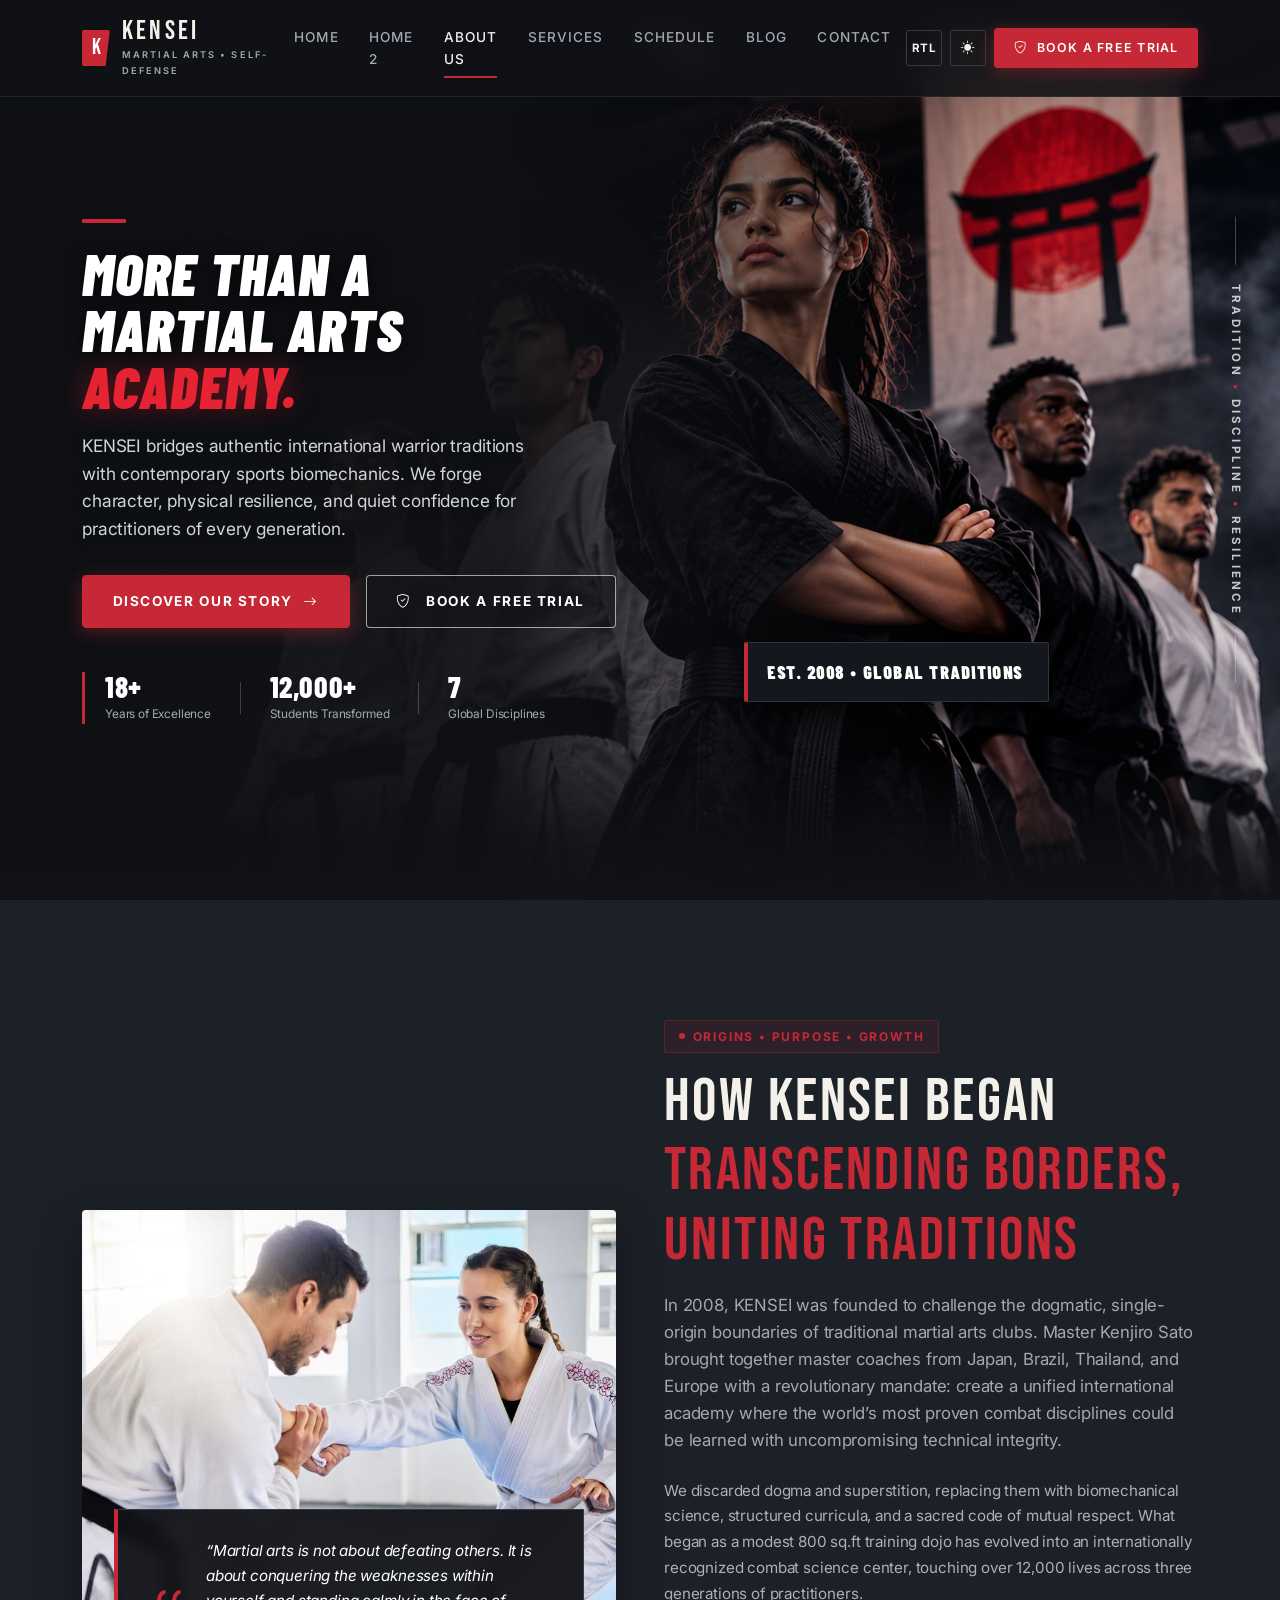
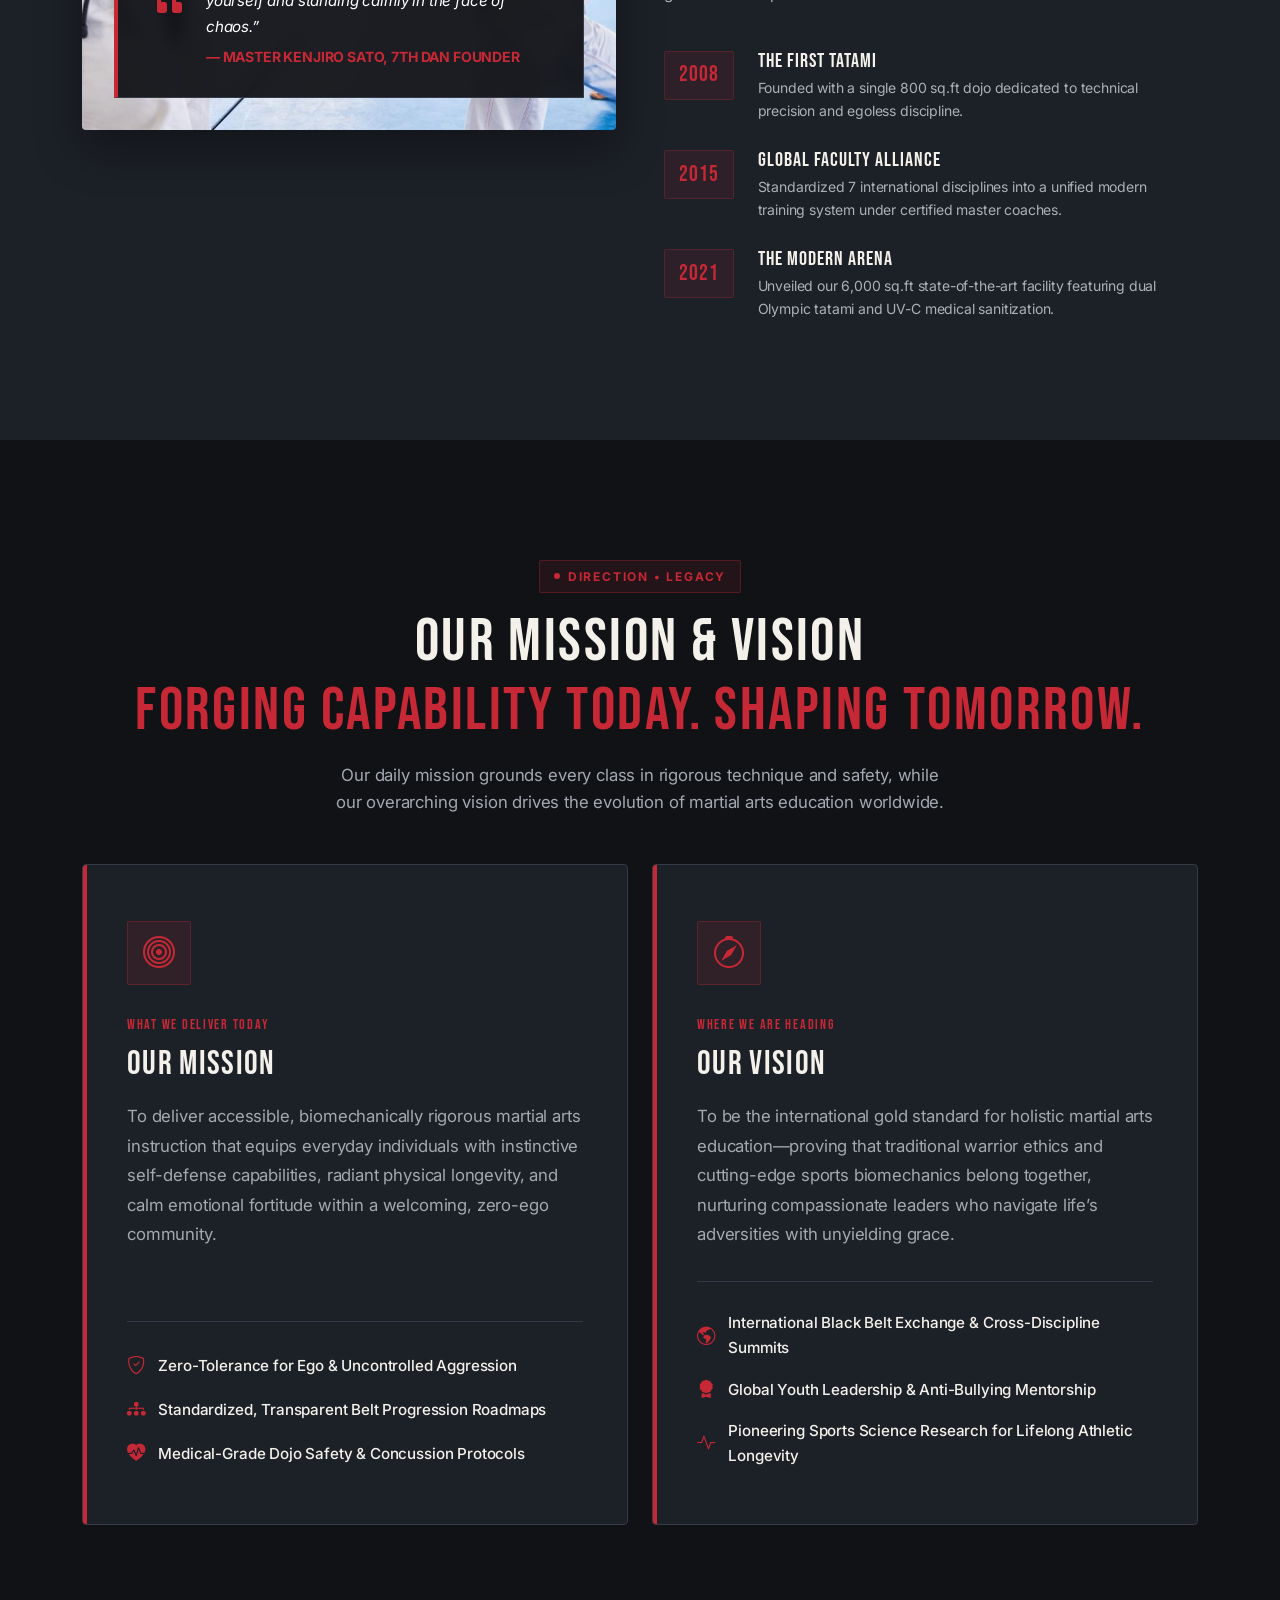
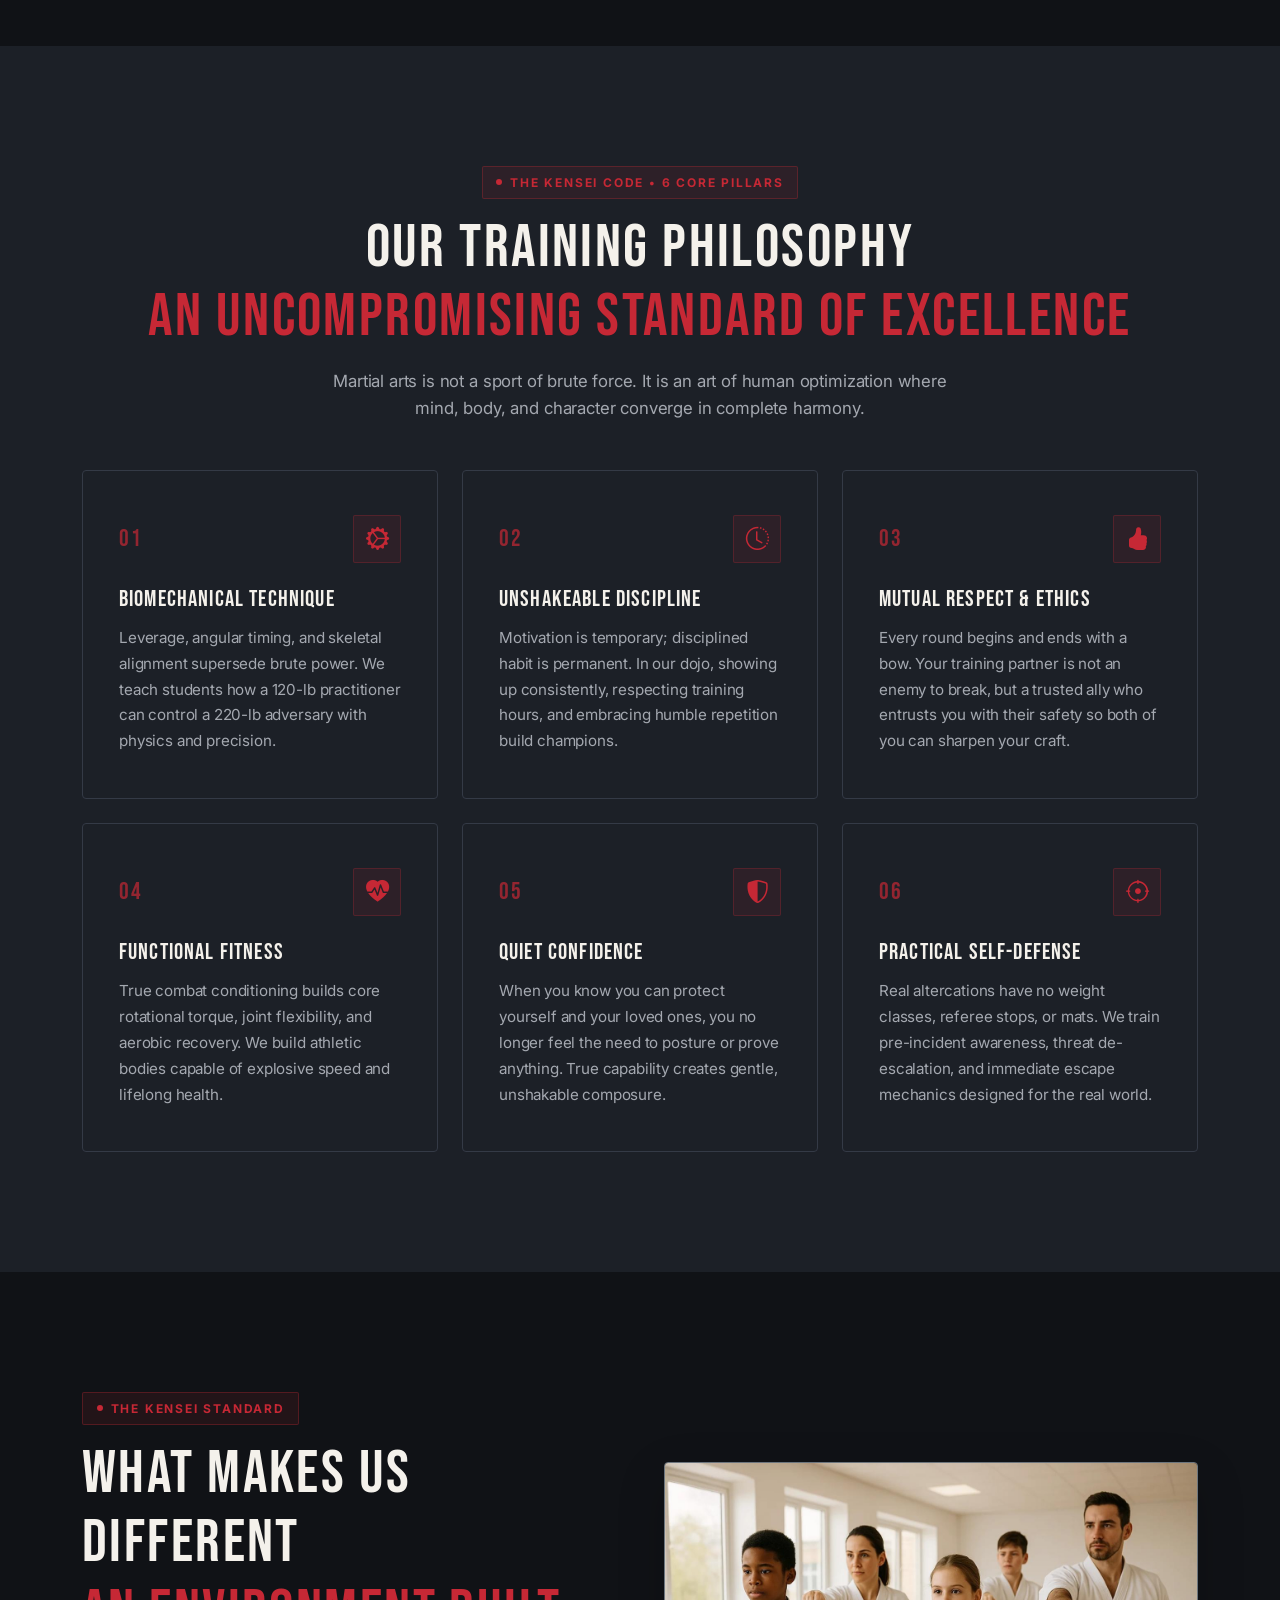
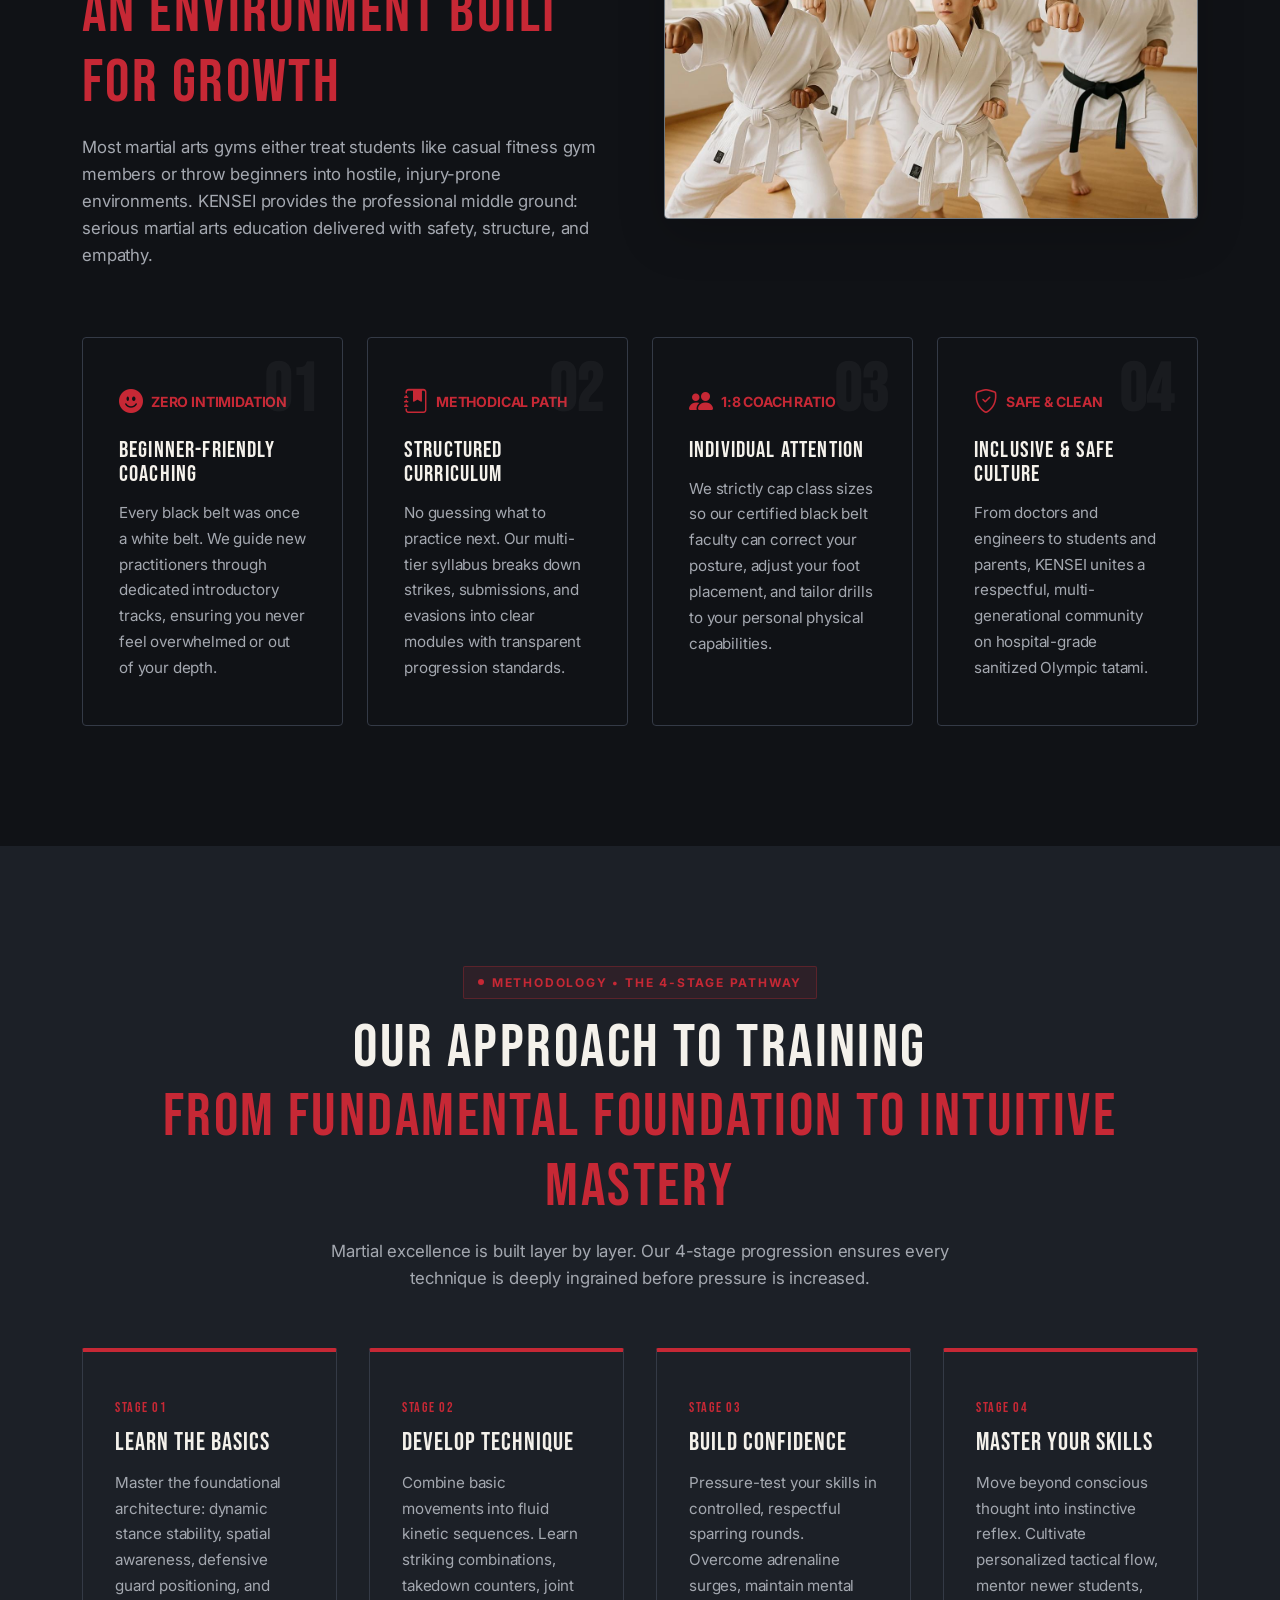
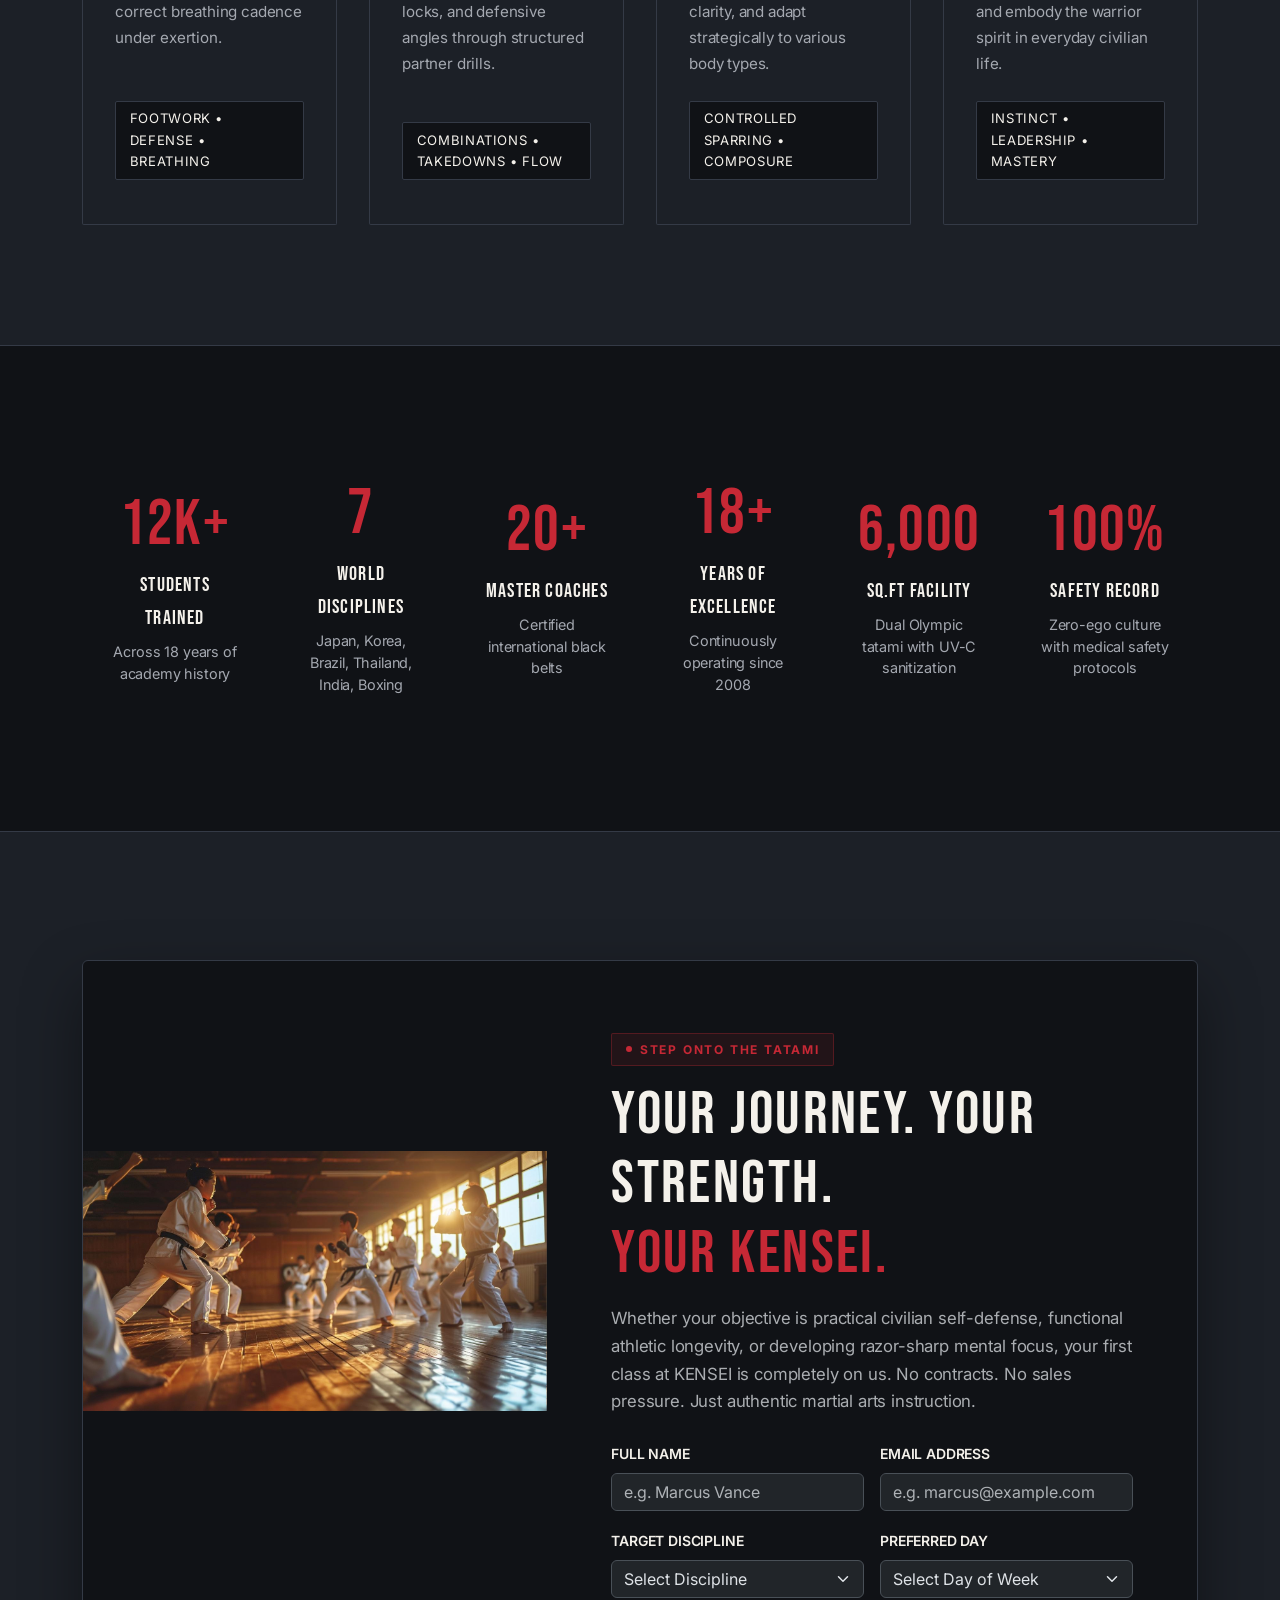
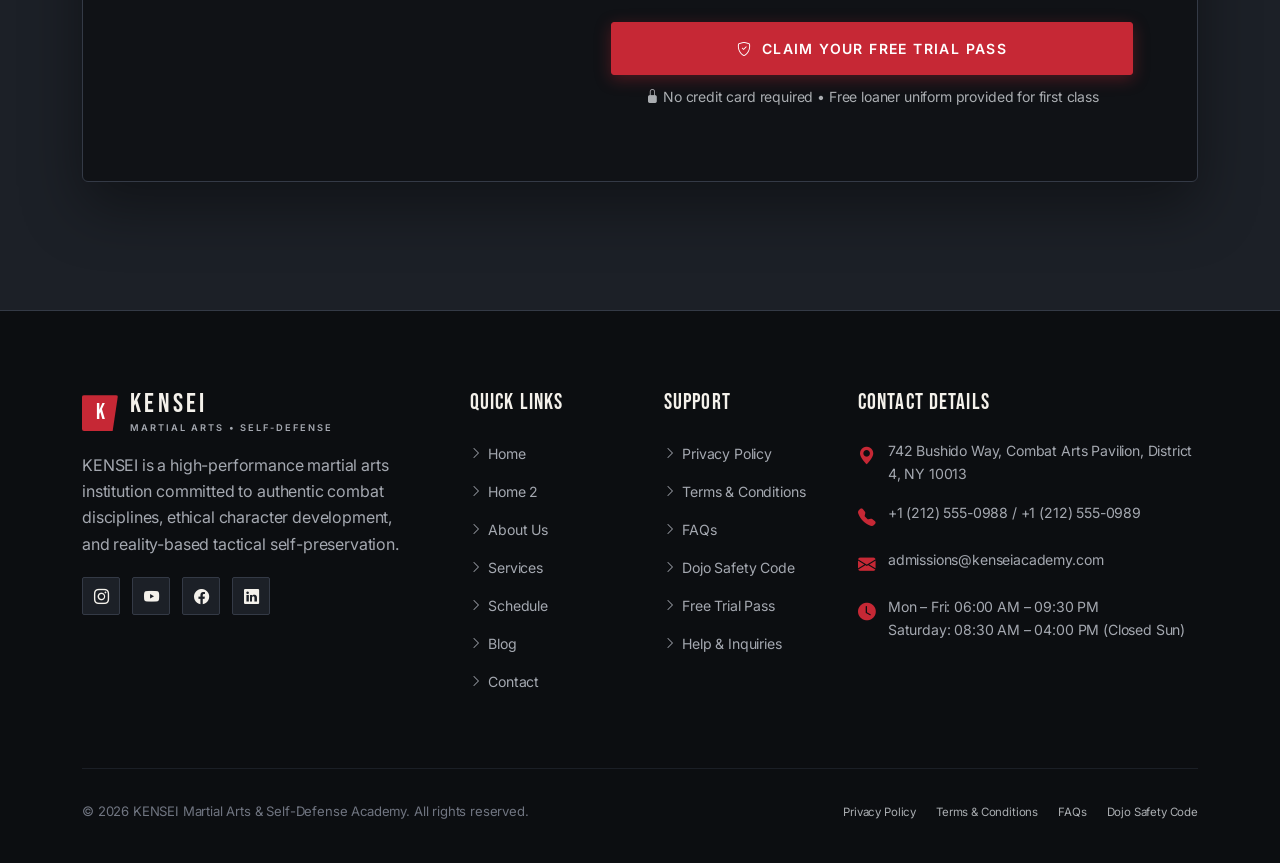
<file: about.html>
<!DOCTYPE html>
<html lang="en" data-bs-theme="dark" dir="ltr">
<head>
  <meta charset="UTF-8">
  <meta name="viewport" content="width=device-width, initial-scale=1.0">
  <title>About Us | KENSEI &mdash; International Martial Arts &amp; Self-Defense Academy</title>
  <meta name="description" content="Discover KENSEI Academy: an international martial arts institution uniting Karate, Brazilian Jiu-Jitsu, Muay Thai, Boxing, and Self-Defense into an ego-free, world-class curriculum.">

  <!-- Google Fonts: Barlow Condensed, Bebas Neue & Inter -->
  <link rel="preconnect" href="https://fonts.googleapis.com">
  <link rel="preconnect" href="https://fonts.gstatic.com" crossorigin>
  <link href="https://fonts.googleapis.com/css2?family=Barlow+Condensed:ital,wght@1,700;1,800;1,900&family=Bebas+Neue&family=Inter:wght@300;400;500;600;700;800&display=swap" rel="stylesheet">

  <!-- Bootstrap 5.3.3 CSS -->
  <link href="https://cdn.jsdelivr.net/npm/bootstrap@5.3.3/dist/css/bootstrap.min.css" rel="stylesheet">
  
  <!-- Bootstrap Icons -->
  <link rel="stylesheet" href="https://cdn.jsdelivr.net/npm/bootstrap-icons@1.11.3/font/bootstrap-icons.min.css">

  <!-- Custom Stylesheet -->
  <link rel="stylesheet" href="css/style.css">
  <!-- Favicon & Brand Icons -->
  <link rel="icon" type="image/svg+xml" href="assets/images/favicon.svg">
  <link rel="icon" type="image/png" sizes="32x32" href="assets/images/favicon-32x32.png">
  <link rel="apple-touch-icon" sizes="180x180" href="assets/images/apple-touch-icon.png">
  <link rel="shortcut icon" href="favicon.ico">
</head>
<body>

  <!-- ========================================================================
       NAVBAR (Unified Component)
       ======================================================================== -->
    <!-- HEADER / NAVBAR -->
  <header>
    <nav class="navbar navbar-expand-lg kensei-navbar" aria-label="Main navigation">
      <div class="container-xl d-flex align-items-center justify-content-between">
        <!-- Brand Wordmark -->
        <a class="brand-link" href="index.html">
          <div class="brand-symbol" aria-hidden="true">K</div>
          <div class="brand-text">
            <span class="brand-title">KENSEI</span>
            <span class="brand-subtitle">Martial Arts &bull; Self-Defense</span>
          </div>
        </a>

        <!-- Right Side Controls (RTL + Theme + Desktop CTA + Mobile Hamburger) -->
        <div class="d-flex align-items-center gap-2 order-lg-3 nav-header-actions">
          <!-- RTL / LTR Toggle -->
          <button id="rtlToggleBtn" class="nav-util-btn" title="Toggle RTL / LTR" aria-label="Toggle Text Direction">
            <span id="rtlToggleLabel" class="rtl-toggle-text">RTL</span>
          </button>

          <!-- Light / Dark Theme Toggle -->
          <button id="themeToggleBtn" class="nav-util-btn" title="Switch Theme" aria-label="Toggle Theme">
            <i id="themeToggleIcon" class="bi bi-sun-fill"></i>
          </button>

          <!-- Desktop Book a Free Trial CTA -->
          <a href="schedule.html" class="btn-kensei btn-kensei-primary btn-kensei-sm d-none d-lg-inline-flex" data-trial-program="General Inquiry">
            <i class="bi bi-shield-check"></i>
            <span>Book a Free Trial</span>
          </a>

          <!-- Mobile Hamburger Toggler -->
          <button class="navbar-toggler" type="button" data-bs-toggle="collapse" data-bs-target="#kenseiNavContent" aria-controls="kenseiNavContent" aria-expanded="false" aria-label="Toggle navigation">
            <i class="bi bi-list fs-4"></i>
          </button>
        </div>

        <!-- Collapsible Navigation Menu -->
        <div class="collapse navbar-collapse order-lg-2" id="kenseiNavContent">
          <ul class="navbar-nav mx-auto mb-2 mb-lg-0">
            <li class="nav-item">
              <a class="nav-link "  href="index.html">Home</a>
            </li>
            <li class="nav-item">
              <a class="nav-link "  href="home-2.html">Home 2</a>
            </li>
            <li class="nav-item">
              <a class="nav-link active" aria-current="page" href="about.html">About Us</a>
            </li>
            <li class="nav-item">
              <a class="nav-link "  href="services.html">Services</a>
            </li>
            <li class="nav-item">
              <a class="nav-link "  href="schedule.html">Schedule</a>
            </li>
            <li class="nav-item">
              <a class="nav-link "  href="blog.html">Blog</a>
            </li>
            <li class="nav-item">
              <a class="nav-link "  href="contact.html">Contact</a>
            </li>
          </ul>

          <!-- Mobile-only CTA inside opened menu -->
          <div class="d-lg-none mt-3 pt-3 border-top border-secondary-subtle">
            <a href="schedule.html" class="btn-kensei btn-kensei-primary w-100 justify-content-center" data-trial-program="General Inquiry">
              <i class="bi bi-shield-check"></i>
              <span>Book a Free Trial</span>
            </a>
          </div>
        </div>
      </div>
    </nav>
  </header>

  <!-- ========================================================================
       1. ABOUT KENSEI &mdash; HERO SECTION
       ======================================================================== -->
    <!-- ========================================================================
       1. ABOUT KENSEI &mdash; HERO SECTION (Home 2 Dark Atmosphere Style)
       ======================================================================== -->
  <section class="home2-hero-section about-hero-dark-version" id="hero-about">
    <!-- Cinematic Dark Background Container with Strength in Unity artwork -->
    <div class="home2-hero-bg">
      <img src="assets/images/martial-arts-academy-strength-in-unity.png" alt="KENSEI Martial Arts Academy &mdash; Strength in Unity" class="home2-hero-img about-dark-hero-img">
      <div class="home2-hero-scrim-left about-scrim-left-deep" aria-hidden="true"></div>
      <div class="home2-hero-scrim-bottom" aria-hidden="true"></div>
    </div>

    <!-- Right Edge Vertical Watermark: TRADITION • DISCIPLINE • RESILIENCE -->
    <div class="home2-vertical-watermark" aria-hidden="true">
      <span class="home2-watermark-line"></span>
      <span class="home2-watermark-text">TRADITION <span class="red-bullet">&bull;</span> DISCIPLINE <span class="red-bullet">&bull;</span> RESILIENCE</span>
      <span class="home2-watermark-line"></span>
    </div>

    <!-- Floating Angular Badge: EST. 2008 • GLOBAL TRADITIONS -->
    <div class="home2-floating-badge reveal-on-scroll">
      <span class="home2-floating-text">EST. 2008 &bull; GLOBAL TRADITIONS</span>
    </div>

    <!-- Hero Content Container -->
    <div class="container-xl home2-hero-content">
      <div class="row align-items-center">
        <div class="col-lg-8 col-xl-7">
          <!-- Top Red Accent Bar -->
          <span class="home2-accent-bar reveal-on-scroll" aria-hidden="true"></span>

          <!-- 3-Line Slanted Bold Headline (Home 2 Style) -->
          <h1 class="home2-hero-headline reveal-on-scroll reveal-delay-1">
            <span class="text-white-line">MORE THAN A</span>
            <span class="text-white-line">MARTIAL ARTS</span>
            <span class="text-red-line">ACADEMY.</span>
          </h1>

          <!-- Short Supporting Description -->
          <p class="home2-hero-lead reveal-on-scroll reveal-delay-2">
            KENSEI bridges authentic international warrior traditions with contemporary sports biomechanics. We forge character, physical resilience, and quiet confidence for practitioners of every generation.
          </p>

          <!-- Dual CTA Action Buttons (Home 2 Style) -->
          <div class="home2-btn-group reveal-on-scroll reveal-delay-3">
            <a href="#story" class="home2-btn-primary">
              <span>DISCOVER OUR STORY</span>
              <i class="bi bi-arrow-right"></i>
            </a>
            <a href="#join" class="home2-btn-outline">
              <i class="bi bi-shield-check me-1"></i>
              <span>BOOK A FREE TRIAL</span>
            </a>
          </div>

          <!-- Bottom 3-Part Stats Strip with Left Red Border (Home 2 Style) -->
          <div class="home2-stats-strip reveal-on-scroll reveal-delay-4">
            <!-- Stat 1: 18+ Years of Excellence -->
            <div class="home2-stat-unit">
              <span class="home2-stat-num">18+</span>
              <span class="home2-stat-lbl">Years of Excellence</span>
            </div>

            <div class="home2-stat-sep" aria-hidden="true"></div>

            <!-- Stat 2: 12,000+ Students Transformed -->
            <div class="home2-stat-unit">
              <span class="home2-stat-num">12,000+</span>
              <span class="home2-stat-lbl">Students Transformed</span>
            </div>

            <div class="home2-stat-sep" aria-hidden="true"></div>

            <!-- Stat 3: 7 Global Disciplines -->
            <div class="home2-stat-unit">
              <span class="home2-stat-num">7</span>
              <span class="home2-stat-lbl">Global Disciplines</span>
            </div>
          </div>
        </div>
      </div>
    </div>
  </section>

  <!-- ========================================================================
       2. OUR STORY &mdash; HERITAGE &amp; EVOLUTION
       ======================================================================== -->
  <section class="section-padding" id="story" style="background: var(--bg-charcoal);">
    <div class="container-xl">
      <div class="row g-5 align-items-center">
        <!-- Story Media Column -->
        <div class="col-lg-6 reveal-on-scroll">
          <div class="story-frame">
            <img src="assets/images/about/about-story.jpg" alt="Traditional karate mastery at KENSEI Academy" loading="lazy">
            <div class="story-badge-quote">
              <div class="d-flex align-items-center gap-3">
                <i class="bi bi-quote fs-1 text-combat-red"></i>
                <div>
                  <p class="mb-1 text-white fst-italic" style="font-size: 0.95rem;">
                    &ldquo;Martial arts is not about defeating others. It is about conquering the weaknesses within yourself and standing calmly in the face of chaos.&rdquo;
                  </p>
                  <span class="text-combat-red fw-bold text-uppercase small">&mdash; Master Kenjiro Sato, 7th Dan Founder</span>
                </div>
              </div>
            </div>
          </div>
        </div>

        <!-- Story Text Column -->
        <div class="col-lg-6 reveal-on-scroll reveal-delay-1">
          <span class="section-badge">Origins &bull; Purpose &bull; Growth</span>
          <h2 class="section-title">HOW KENSEI BEGAN <br><span class="text-combat-red">TRANSCENDING BORDERS, UNITING TRADITIONS</span></h2>
          <p class="section-subtitle mb-4">
            In 2008, KENSEI was founded to challenge the dogmatic, single-origin boundaries of traditional martial arts clubs. Master Kenjiro Sato brought together master coaches from Japan, Brazil, Thailand, and Europe with a revolutionary mandate: create a unified international academy where the world&rsquo;s most proven combat disciplines could be learned with uncompromising technical integrity.
          </p>

          <p class="text-muted" style="font-size: 0.95rem; line-height: 1.7;">
            We discarded dogma and superstition, replacing them with biomechanical science, structured curricula, and a sacred code of mutual respect. What began as a modest 800 sq.ft training dojo has evolved into an internationally recognized combat science center, touching over 12,000 lives across three generations of practitioners.
          </p>

          <!-- Historical Milestones -->
          <ul class="story-timeline-list">
            <li class="story-timeline-item">
              <span class="story-timeline-year">2008</span>
              <div>
                <h4 class="font-heading fs-5 mb-1" style="color: var(--text-ivory);">The First Tatami</h4>
                <p class="text-muted small mb-0">Founded with a single 800 sq.ft dojo dedicated to technical precision and egoless discipline.</p>
              </div>
            </li>
            <li class="story-timeline-item">
              <span class="story-timeline-year">2015</span>
              <div>
                <h4 class="font-heading fs-5 mb-1" style="color: var(--text-ivory);">Global Faculty Alliance</h4>
                <p class="text-muted small mb-0">Standardized 7 international disciplines into a unified modern training system under certified master coaches.</p>
              </div>
            </li>
            <li class="story-timeline-item">
              <span class="story-timeline-year">2021</span>
              <div>
                <h4 class="font-heading fs-5 mb-1" style="color: var(--text-ivory);">The Modern Arena</h4>
                <p class="text-muted small mb-0">Unveiled our 6,000 sq.ft state-of-the-art facility featuring dual Olympic tatami and UV-C medical sanitization.</p>
              </div>
            </li>
          </ul>
        </div>
      </div>
    </div>
  </section>

  <!-- ========================================================================
       3. MISSION &amp; VISION &mdash; CONTRASTING PANELS
       ======================================================================== -->
  <section class="section-padding" id="mission-vision" style="background: var(--bg-midnight);">
    <div class="container-xl">
      <div class="text-center mb-5 reveal-on-scroll">
        <span class="section-badge">Direction &bull; Legacy</span>
        <h2 class="section-title">OUR MISSION &amp; VISION <br><span class="text-combat-red">FORGING CAPABILITY TODAY. SHAPING TOMORROW.</span></h2>
        <p class="section-subtitle">
          Our daily mission grounds every class in rigorous technique and safety, while our overarching vision drives the evolution of martial arts education worldwide.
        </p>
      </div>

      <div class="row g-4 align-items-stretch">
        <!-- Mission Panel -->
        <div class="col-lg-6 reveal-on-scroll">
          <div class="mv-card">
            <div class="mv-icon-box">
              <i class="bi bi-bullseye"></i>
            </div>
            <span class="mv-tag">What We Deliver Today</span>
            <h3 class="mv-title">OUR MISSION</h3>
            <p class="mv-text">
              To deliver accessible, biomechanically rigorous martial arts instruction that equips everyday individuals with instinctive self-defense capabilities, radiant physical longevity, and calm emotional fortitude within a welcoming, zero-ego community.
            </p>
            <ul class="mv-bullet-list">
              <li class="mv-bullet-item">
                <i class="bi bi-shield-check"></i>
                <span>Zero-Tolerance for Ego &amp; Uncontrolled Aggression</span>
              </li>
              <li class="mv-bullet-item">
                <i class="bi bi-diagram-3-fill"></i>
                <span>Standardized, Transparent Belt Progression Roadmaps</span>
              </li>
              <li class="mv-bullet-item">
                <i class="bi bi-heart-pulse-fill"></i>
                <span>Medical-Grade Dojo Safety &amp; Concussion Protocols</span>
              </li>
            </ul>
          </div>
        </div>

        <!-- Vision Panel -->
        <div class="col-lg-6 reveal-on-scroll reveal-delay-1">
          <div class="mv-card">
            <div class="mv-icon-box">
              <i class="bi bi-compass"></i>
            </div>
            <span class="mv-tag">Where We Are Heading</span>
            <h3 class="mv-title">OUR VISION</h3>
            <p class="mv-text">
              To be the international gold standard for holistic martial arts education&mdash;proving that traditional warrior ethics and cutting-edge sports biomechanics belong together, nurturing compassionate leaders who navigate life&rsquo;s adversities with unyielding grace.
            </p>
            <ul class="mv-bullet-list">
              <li class="mv-bullet-item">
                <i class="bi bi-globe-americas"></i>
                <span>International Black Belt Exchange &amp; Cross-Discipline Summits</span>
              </li>
              <li class="mv-bullet-item">
                <i class="bi bi-award-fill"></i>
                <span>Global Youth Leadership &amp; Anti-Bullying Mentorship</span>
              </li>
              <li class="mv-bullet-item">
                <i class="bi bi-activity"></i>
                <span>Pioneering Sports Science Research for Lifelong Athletic Longevity</span>
              </li>
            </ul>
          </div>
        </div>
      </div>
    </div>
  </section>

  <!-- ========================================================================
       4. OUR TRAINING PHILOSOPHY &mdash; SIX CORE PILLARS
       ======================================================================== -->
  <section class="section-padding" id="philosophy" style="background: var(--bg-charcoal);">
    <div class="container-xl">
      <div class="text-center mb-5 reveal-on-scroll">
        <span class="section-badge">The KENSEI Code &bull; 6 Core Pillars</span>
        <h2 class="section-title">OUR TRAINING PHILOSOPHY <br><span class="text-combat-red">AN UNCOMPROMISING STANDARD OF EXCELLENCE</span></h2>
        <p class="section-subtitle">
          Martial arts is not a sport of brute force. It is an art of human optimization where mind, body, and character converge in complete harmony.
        </p>
      </div>

      <div class="row g-4 reveal-on-scroll">
        <!-- 1. Technique -->
        <div class="col-md-6 col-lg-4">
          <div class="philo-card">
            <div class="philo-header">
              <span class="philo-num">01</span>
              <div class="philo-icon"><i class="bi bi-gear-wide-connected"></i></div>
            </div>
            <h3 class="philo-title">BIOMECHANICAL TECHNIQUE</h3>
            <p class="philo-desc">
              Leverage, angular timing, and skeletal alignment supersede brute power. We teach students how a 120-lb practitioner can control a 220-lb adversary with physics and precision.
            </p>
          </div>
        </div>

        <!-- 2. Discipline -->
        <div class="col-md-6 col-lg-4">
          <div class="philo-card">
            <div class="philo-header">
              <span class="philo-num">02</span>
              <div class="philo-icon"><i class="bi bi-clock-history"></i></div>
            </div>
            <h3 class="philo-title">UNSHAKEABLE DISCIPLINE</h3>
            <p class="philo-desc">
              Motivation is temporary; disciplined habit is permanent. In our dojo, showing up consistently, respecting training hours, and embracing humble repetition build champions.
            </p>
          </div>
        </div>

        <!-- 3. Respect -->
        <div class="col-md-6 col-lg-4">
          <div class="philo-card">
            <div class="philo-header">
              <span class="philo-num">03</span>
              <div class="philo-icon"><i class="bi bi-hand-thumbs-up-fill"></i></div>
            </div>
            <h3 class="philo-title">MUTUAL RESPECT &amp; ETHICS</h3>
            <p class="philo-desc">
              Every round begins and ends with a bow. Your training partner is not an enemy to break, but a trusted ally who entrusts you with their safety so both of you can sharpen your craft.
            </p>
          </div>
        </div>

        <!-- 4. Fitness -->
        <div class="col-md-6 col-lg-4">
          <div class="philo-card">
            <div class="philo-header">
              <span class="philo-num">04</span>
              <div class="philo-icon"><i class="bi bi-heart-pulse-fill"></i></div>
            </div>
            <h3 class="philo-title">FUNCTIONAL FITNESS</h3>
            <p class="philo-desc">
              True combat conditioning builds core rotational torque, joint flexibility, and aerobic recovery. We build athletic bodies capable of explosive speed and lifelong health.
            </p>
          </div>
        </div>

        <!-- 5. Confidence -->
        <div class="col-md-6 col-lg-4">
          <div class="philo-card">
            <div class="philo-header">
              <span class="philo-num">05</span>
              <div class="philo-icon"><i class="bi bi-shield-shaded"></i></div>
            </div>
            <h3 class="philo-title">QUIET CONFIDENCE</h3>
            <p class="philo-desc">
              When you know you can protect yourself and your loved ones, you no longer feel the need to posture or prove anything. True capability creates gentle, unshakable composure.
            </p>
          </div>
        </div>

        <!-- 6. Practical Self-Defense -->
        <div class="col-md-6 col-lg-4">
          <div class="philo-card">
            <div class="philo-header">
              <span class="philo-num">06</span>
              <div class="philo-icon"><i class="bi bi-crosshair"></i></div>
            </div>
            <h3 class="philo-title">PRACTICAL SELF-DEFENSE</h3>
            <p class="philo-desc">
              Real altercations have no weight classes, referee stops, or mats. We train pre-incident awareness, threat de-escalation, and immediate escape mechanics designed for the real world.
            </p>
          </div>
        </div>
      </div>
    </div>
  </section>

  <!-- ========================================================================
       5. WHAT MAKES US DIFFERENT &mdash; THE KENSEI ADVANTAGE
       ======================================================================== -->
  <section class="section-padding" id="different" style="background: var(--bg-midnight);">
    <div class="container-xl">
      <div class="row g-5 align-items-center mb-5">
        <div class="col-lg-6 reveal-on-scroll">
          <span class="section-badge">The KENSEI Standard</span>
          <h2 class="section-title">WHAT MAKES US DIFFERENT <br><span class="text-combat-red">AN ENVIRONMENT BUILT FOR GROWTH</span></h2>
          <p class="section-subtitle">
            Most martial arts gyms either treat students like casual fitness gym members or throw beginners into hostile, injury-prone environments. KENSEI provides the professional middle ground: serious martial arts education delivered with safety, structure, and empathy.
          </p>
        </div>
        <div class="col-lg-6 reveal-on-scroll reveal-delay-1">
          <div class="position-relative overflow-hidden rounded-1 border border-secondary shadow-lg">
            <img src="assets/images/about/about-different.jpg" alt="Supportive martial arts instruction at KENSEI Academy" class="img-fluid w-100" style="object-fit: cover; max-height: 380px;">
          </div>
        </div>
      </div>

      <div class="row g-4 reveal-on-scroll">
        <!-- 01. Beginner-Friendly Coaching -->
        <div class="col-md-6 col-lg-3">
          <div class="diff-card">
            <span class="diff-watermark">01</span>
            <div class="d-flex align-items-center gap-2 mb-3">
              <i class="bi bi-emoji-smile-fill text-combat-red fs-4"></i>
              <span class="text-combat-red fw-bold text-uppercase small">Zero Intimidation</span>
            </div>
            <h3 class="diff-title">BEGINNER-FRIENDLY COACHING</h3>
            <p class="diff-desc">
              Every black belt was once a white belt. We guide new practitioners through dedicated introductory tracks, ensuring you never feel overwhelmed or out of your depth.
            </p>
          </div>
        </div>

        <!-- 02. Structured Learning -->
        <div class="col-md-6 col-lg-3">
          <div class="diff-card">
            <span class="diff-watermark">02</span>
            <div class="d-flex align-items-center gap-2 mb-3">
              <i class="bi bi-journal-bookmark-fill text-combat-red fs-4"></i>
              <span class="text-combat-red fw-bold text-uppercase small">Methodical Path</span>
            </div>
            <h3 class="diff-title">STRUCTURED CURRICULUM</h3>
            <p class="diff-desc">
              No guessing what to practice next. Our multi-tier syllabus breaks down strikes, submissions, and evasions into clear modules with transparent progression standards.
            </p>
          </div>
        </div>

        <!-- 03. Individual Attention -->
        <div class="col-md-6 col-lg-3">
          <div class="diff-card">
            <span class="diff-watermark">03</span>
            <div class="d-flex align-items-center gap-2 mb-3">
              <i class="bi bi-people-fill text-combat-red fs-4"></i>
              <span class="text-combat-red fw-bold text-uppercase small">1:8 Coach Ratio</span>
            </div>
            <h3 class="diff-title">INDIVIDUAL ATTENTION</h3>
            <p class="diff-desc">
              We strictly cap class sizes so our certified black belt faculty can correct your posture, adjust your foot placement, and tailor drills to your personal physical capabilities.
            </p>
          </div>
        </div>

        <!-- 04. Inclusive Dojo Culture -->
        <div class="col-md-6 col-lg-3">
          <div class="diff-card">
            <span class="diff-watermark">04</span>
            <div class="d-flex align-items-center gap-2 mb-3">
              <i class="bi bi-shield-check text-combat-red fs-4"></i>
              <span class="text-combat-red fw-bold text-uppercase small">Safe &amp; Clean</span>
            </div>
            <h3 class="diff-title">INCLUSIVE &amp; SAFE CULTURE</h3>
            <p class="diff-desc">
              From doctors and engineers to students and parents, KENSEI unites a respectful, multi-generational community on hospital-grade sanitized Olympic tatami.
            </p>
          </div>
        </div>
      </div>
    </div>
  </section>

  <!-- ========================================================================
       6. OUR APPROACH TO TRAINING &mdash; 4-STAGE PROGRESSION
       ======================================================================== -->
  <section class="section-padding" id="approach" style="background: var(--bg-charcoal);">
    <div class="container-xl">
      <div class="text-center mb-5 reveal-on-scroll">
        <span class="section-badge">Methodology &bull; The 4-Stage Pathway</span>
        <h2 class="section-title">OUR APPROACH TO TRAINING <br><span class="text-combat-red">FROM FUNDAMENTAL FOUNDATION TO INTUITIVE MASTERY</span></h2>
        <p class="section-subtitle">
          Martial excellence is built layer by layer. Our 4-stage progression ensures every technique is deeply ingrained before pressure is increased.
        </p>
      </div>

      <div class="progression-track reveal-on-scroll">
        <!-- Stage 1 -->
        <div class="prog-card">
          <span class="prog-step-badge">Stage 01</span>
          <h3 class="prog-stage-title">LEARN THE BASICS</h3>
          <p class="prog-stage-desc">
            Master the foundational architecture: dynamic stance stability, spatial awareness, defensive guard positioning, and correct breathing cadence under exertion.
          </p>
          <div>
            <span class="prog-focus-pill">Footwork &bull; Defense &bull; Breathing</span>
          </div>
        </div>

        <!-- Stage 2 -->
        <div class="prog-card">
          <span class="prog-step-badge">Stage 02</span>
          <h3 class="prog-stage-title">DEVELOP TECHNIQUE</h3>
          <p class="prog-stage-desc">
            Combine basic movements into fluid kinetic sequences. Learn striking combinations, takedown counters, joint locks, and defensive angles through structured partner drills.
          </p>
          <div>
            <span class="prog-focus-pill">Combinations &bull; Takedowns &bull; Flow</span>
          </div>
        </div>

        <!-- Stage 3 -->
        <div class="prog-card">
          <span class="prog-step-badge">Stage 03</span>
          <h3 class="prog-stage-title">BUILD CONFIDENCE</h3>
          <p class="prog-stage-desc">
            Pressure-test your skills in controlled, respectful sparring rounds. Overcome adrenaline surges, maintain mental clarity, and adapt strategically to various body types.
          </p>
          <div>
            <span class="prog-focus-pill">Controlled Sparring &bull; Composure</span>
          </div>
        </div>

        <!-- Stage 4 -->
        <div class="prog-card">
          <span class="prog-step-badge">Stage 04</span>
          <h3 class="prog-stage-title">MASTER YOUR SKILLS</h3>
          <p class="prog-stage-desc">
            Move beyond conscious thought into instinctive reflex. Cultivate personalized tactical flow, mentor newer students, and embody the warrior spirit in everyday civilian life.
          </p>
          <div>
            <span class="prog-focus-pill">Instinct &bull; Leadership &bull; Mastery</span>
          </div>
        </div>
      </div>
    </div>
  </section>

  <!-- ========================================================================
       7. OUR ACADEMY AT A GLANCE &mdash; AUTHENTIC STATISTICS
       ======================================================================== -->
  <section class="glance-section" id="glance">
    <div class="container-xl">
      <div class="row g-0 reveal-on-scroll">
        <div class="col-6 col-lg-2">
          <div class="glance-stat-card">
            <div class="glance-number">12K+</div>
            <div class="glance-label">Students Trained</div>
            <div class="glance-sub">Across 18 years of academy history</div>
          </div>
        </div>
        <div class="col-6 col-lg-2">
          <div class="glance-stat-card">
            <div class="glance-number">7</div>
            <div class="glance-label">World Disciplines</div>
            <div class="glance-sub">Japan, Korea, Brazil, Thailand, India, Boxing</div>
          </div>
        </div>
        <div class="col-6 col-lg-2">
          <div class="glance-stat-card">
            <div class="glance-number">20+</div>
            <div class="glance-label">Master Coaches</div>
            <div class="glance-sub">Certified international black belts</div>
          </div>
        </div>
        <div class="col-6 col-lg-2">
          <div class="glance-stat-card">
            <div class="glance-number">18+</div>
            <div class="glance-label">Years of Excellence</div>
            <div class="glance-sub">Continuously operating since 2008</div>
          </div>
        </div>
        <div class="col-6 col-lg-2">
          <div class="glance-stat-card">
            <div class="glance-number">6,000</div>
            <div class="glance-label">Sq.Ft Facility</div>
            <div class="glance-sub">Dual Olympic tatami with UV-C sanitization</div>
          </div>
        </div>
        <div class="col-6 col-lg-2">
          <div class="glance-stat-card">
            <div class="glance-number">100%</div>
            <div class="glance-label">Safety Record</div>
            <div class="glance-sub">Zero-ego culture with medical safety protocols</div>
          </div>
        </div>
      </div>
    </div>
  </section>

  <!-- ========================================================================
       8. JOIN THE KENSEI COMMUNITY &mdash; FINAL TRIAL CTA
       ======================================================================== -->
  <section class="section-padding about-cta-section" id="join">
    <div class="container-xl">
      <div class="about-cta-card reveal-on-scroll">
        <div class="row g-0 align-items-center">
          <!-- CTA Media Column -->
          <div class="col-lg-5 about-cta-img-col d-none d-lg-block">
            <img src="assets/images/about/about-community.jpg" alt="KENSEI martial arts community in training" loading="lazy">
          </div>

          <!-- CTA Content Column -->
          <div class="col-lg-7 about-cta-content">
            <span class="section-badge">Step Onto The Tatami</span>
            <h2 class="section-title mb-3">
              YOUR JOURNEY. YOUR STRENGTH. <br>
              <span class="text-combat-red">YOUR KENSEI.</span>
            </h2>
            <p class="text-muted mb-4" style="font-size: 1.05rem; line-height: 1.65;">
              Whether your objective is practical civilian self-defense, functional athletic longevity, or developing razor-sharp mental focus, your first class at KENSEI is completely on us. No contracts. No sales pressure. Just authentic martial arts instruction.
            </p>

            <form class="row g-3" id="aboutTrialForm" onsubmit="event.preventDefault(); alert('Thank you! Your complimentary trial pass has been reserved. Our academy coordinator will contact you shortly.');">
              <div class="col-md-6">
                <label for="trialName" class="form-label small text-uppercase fw-semibold" style="color: var(--text-ivory);">Full Name</label>
                <input type="text" class="form-control" id="trialName" placeholder="e.g. Marcus Vance" required>
              </div>
              <div class="col-md-6">
                <label for="trialEmail" class="form-label small text-uppercase fw-semibold" style="color: var(--text-ivory);">Email Address</label>
                <input type="email" class="form-control" id="trialEmail" placeholder="e.g. marcus@example.com" required>
              </div>
              <div class="col-md-6">
                <label for="trialDiscipline" class="form-label small text-uppercase fw-semibold" style="color: var(--text-ivory);">Target Discipline</label>
                <select class="form-select" id="trialDiscipline" required>
                  <option value="" selected disabled>Select Discipline</option>
                  <option value="karate">Traditional Karate &bull; Japan</option>
                  <option value="bjj">Brazilian Jiu-Jitsu &bull; Brazil</option>
                  <option value="muaythai">Muay Thai &bull; Thailand</option>
                  <option value="boxing">Western Boxing &bull; International</option>
                  <option value="taekwondo">Taekwondo &bull; Korea</option>
                  <option value="defense">Practical Self-Defense &bull; All-Levels</option>
                </select>
              </div>
              <div class="col-md-6">
                <label for="trialDay" class="form-label small text-uppercase fw-semibold" style="color: var(--text-ivory);">Preferred Day</label>
                <select class="form-select" id="trialDay" required>
                  <option value="" selected disabled>Select Day of Week</option>
                  <option value="monday">Monday (Evening)</option>
                  <option value="tuesday">Tuesday (Evening)</option>
                  <option value="wednesday">Wednesday (Evening)</option>
                  <option value="thursday">Thursday (Evening)</option>
                  <option value="friday">Friday (Evening)</option>
                  <option value="saturday">Saturday (Morning)</option>
                </select>
              </div>
              <div class="col-12 mt-4">
                <button type="submit" class="btn-kensei btn-kensei-primary btn-kensei-lg w-100 justify-content-center">
                  <i class="bi bi-shield-check"></i>
                  <span>CLAIM YOUR FREE TRIAL PASS</span>
                </button>
                <div class="text-center mt-2">
                  <span class="text-muted small"><i class="bi bi-lock-fill"></i> No credit card required &bull; Free loaner uniform provided for first class</span>
                </div>
              </div>
            </form>
          </div>
        </div>
      </div>
    </div>
  </section>

  <!-- ========================================================================
       FOOTER
       ======================================================================== -->
  <footer class="kensei-footer" id="contact">
    <div class="container-xl">
      <div class="row g-5">
        <!-- Widget 1: Academy Overview -->
        <div class="col-lg-4 col-md-6">
          <a class="brand-link mb-3" href="index.html">
            <div class="brand-symbol" aria-hidden="true">K</div>
            <div class="brand-text">
              <span class="brand-title">KENSEI</span>
              <span class="brand-subtitle">Martial Arts &bull; Self-Defense</span>
            </div>
          </a>
          <p class="mt-3">
            KENSEI is a high-performance martial arts institution committed to authentic combat disciplines, ethical
            character development, and reality-based tactical self-preservation.
          </p>
          <div class="footer-social-links">
            <a href="#" class="social-icon-btn" aria-label="Follow Kensei on Instagram"><i class="bi bi-instagram"></i></a>
            <a href="#" class="social-icon-btn" aria-label="Follow Kensei on YouTube"><i class="bi bi-youtube"></i></a>
            <a href="#" class="social-icon-btn" aria-label="Follow Kensei on Facebook"><i class="bi bi-facebook"></i></a>
            <a href="#" class="social-icon-btn" aria-label="Follow Kensei on LinkedIn"><i class="bi bi-linkedin"></i></a>
          </div>
        </div>

        <!-- Widget 2: Quick Links (Navbar Links) -->
        <div class="col-lg-2 col-md-6">
          <h4 class="footer-widget-title">QUICK LINKS</h4>
          <ul class="footer-links">
            <li><a href="index.html"><i class="bi bi-chevron-right small"></i> Home</a></li>
            <li><a href="home-2.html"><i class="bi bi-chevron-right small"></i> Home 2</a></li>
            <li><a href="about.html"><i class="bi bi-chevron-right small"></i> About Us</a></li>
            <li><a href="services.html"><i class="bi bi-chevron-right small"></i> Services</a></li>
            <li><a href="schedule.html"><i class="bi bi-chevron-right small"></i> Schedule</a></li>
            <li><a href="blog.html"><i class="bi bi-chevron-right small"></i> Blog</a></li>
            <li><a href="contact.html"><i class="bi bi-chevron-right small"></i> Contact</a></li>
          </ul>
        </div>

        <!-- Widget 3: Support & Legal -->
        <div class="col-lg-2 col-md-6">
          <h4 class="footer-widget-title">SUPPORT</h4>
          <ul class="footer-links">
            <li><a href="terms.html#privacy"><i class="bi bi-chevron-right small"></i> Privacy Policy</a></li>
            <li><a href="terms.html#terms"><i class="bi bi-chevron-right small"></i> Terms &amp; Conditions</a></li>
            <li><a href="terms.html#faqs"><i class="bi bi-chevron-right small"></i> FAQs</a></li>
            <li><a href="terms.html#safety"><i class="bi bi-chevron-right small"></i> Dojo Safety Code</a></li>
            <li><a href="contact.html#free-trial"><i class="bi bi-chevron-right small"></i> Free Trial Pass</a></li>
            <li><a href="contact.html#send-message"><i class="bi bi-chevron-right small"></i> Help &amp; Inquiries</a></li>
          </ul>
        </div>

        <!-- Widget 4: Contact Details & Hours -->
        <div class="col-lg-4 col-md-6">
          <h4 class="footer-widget-title">CONTACT DETAILS</h4>
          <ul class="contact-info-list">
            <li>
              <i class="bi bi-geo-alt-fill"></i>
              <span>742 Bushido Way, Combat Arts Pavilion, District 4, NY 10013</span>
            </li>
            <li>
              <i class="bi bi-telephone-fill"></i>
              <span><a href="tel:+12125550988" class="text-reset text-decoration-none">+1 (212) 555-0988</a> / <a href="tel:+12125550989" class="text-reset text-decoration-none">+1 (212) 555-0989</a></span>
            </li>
            <li>
              <i class="bi bi-envelope-fill"></i>
              <span><a href="mailto:admissions@kenseiacademy.com" class="text-reset text-decoration-none">admissions@kenseiacademy.com</a></span>
            </li>
            <li>
              <i class="bi bi-clock-fill"></i>
              <span>Mon &ndash; Fri: 06:00 AM &ndash; 09:30 PM<br>Saturday: 08:30 AM &ndash; 04:00 PM (Closed Sun)</span>
            </li>
          </ul>
        </div>
      </div>

      <!-- Footer Bottom -->
      <div class="footer-bottom d-flex flex-wrap justify-content-between align-items-center gap-3">
        <div>
          &copy; 2026 KENSEI Martial Arts &amp; Self-Defense Academy. All rights reserved.
        </div>
        <div class="d-flex flex-wrap gap-2 gap-sm-4">
          <a href="terms.html#privacy" class="text-decoration-none text-muted small">Privacy Policy</a>
          <a href="terms.html#terms" class="text-decoration-none text-muted small">Terms &amp; Conditions</a>
          <a href="terms.html#faqs" class="text-decoration-none text-muted small">FAQs</a>
          <a href="terms.html#safety" class="text-decoration-none text-muted small">Dojo Safety Code</a>
        </div>
      </div>
    </div>
  </footer>

  <!-- Bootstrap 5.3.3 JS Bundle -->
  <script src="https://cdn.jsdelivr.net/npm/bootstrap@5.3.3/dist/js/bootstrap.bundle.min.js"></script>

  <!-- Core JavaScript -->
  <script src="js/main.js"></script>
</body>
</html>
</file>
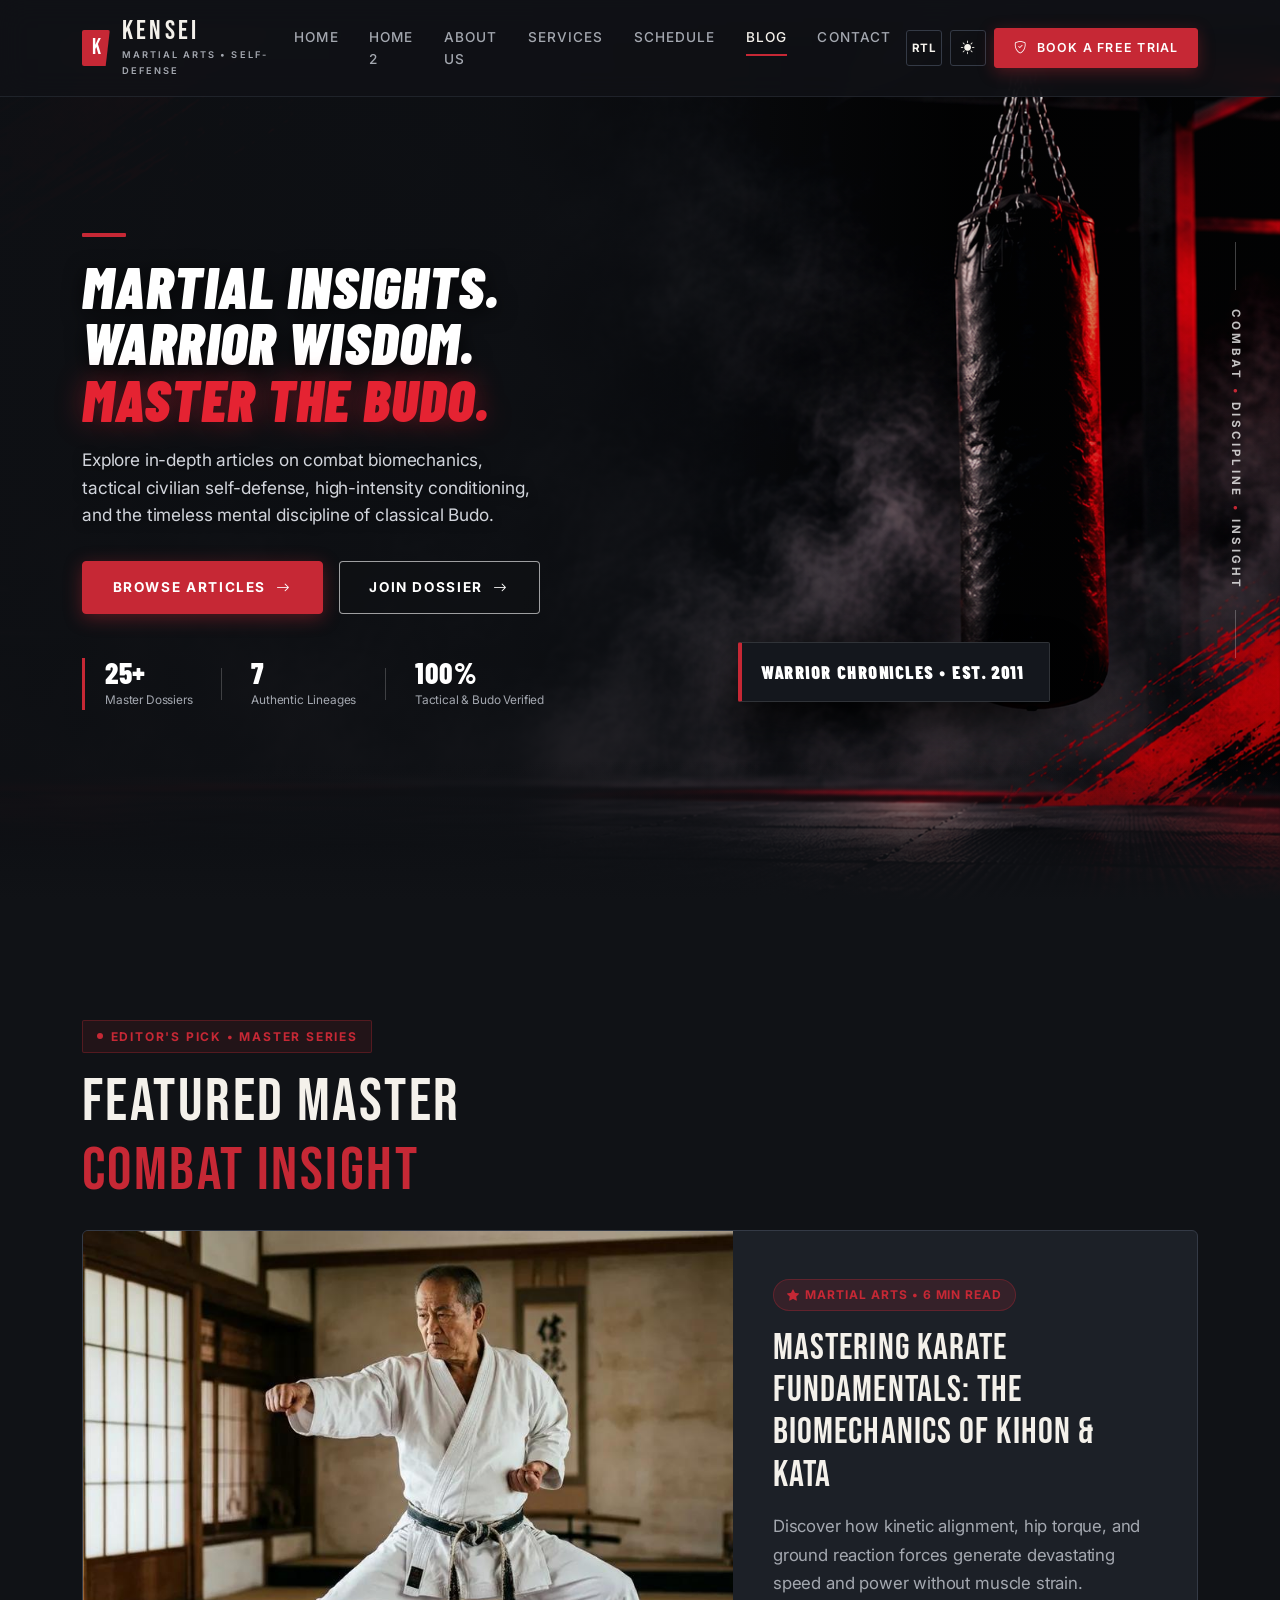
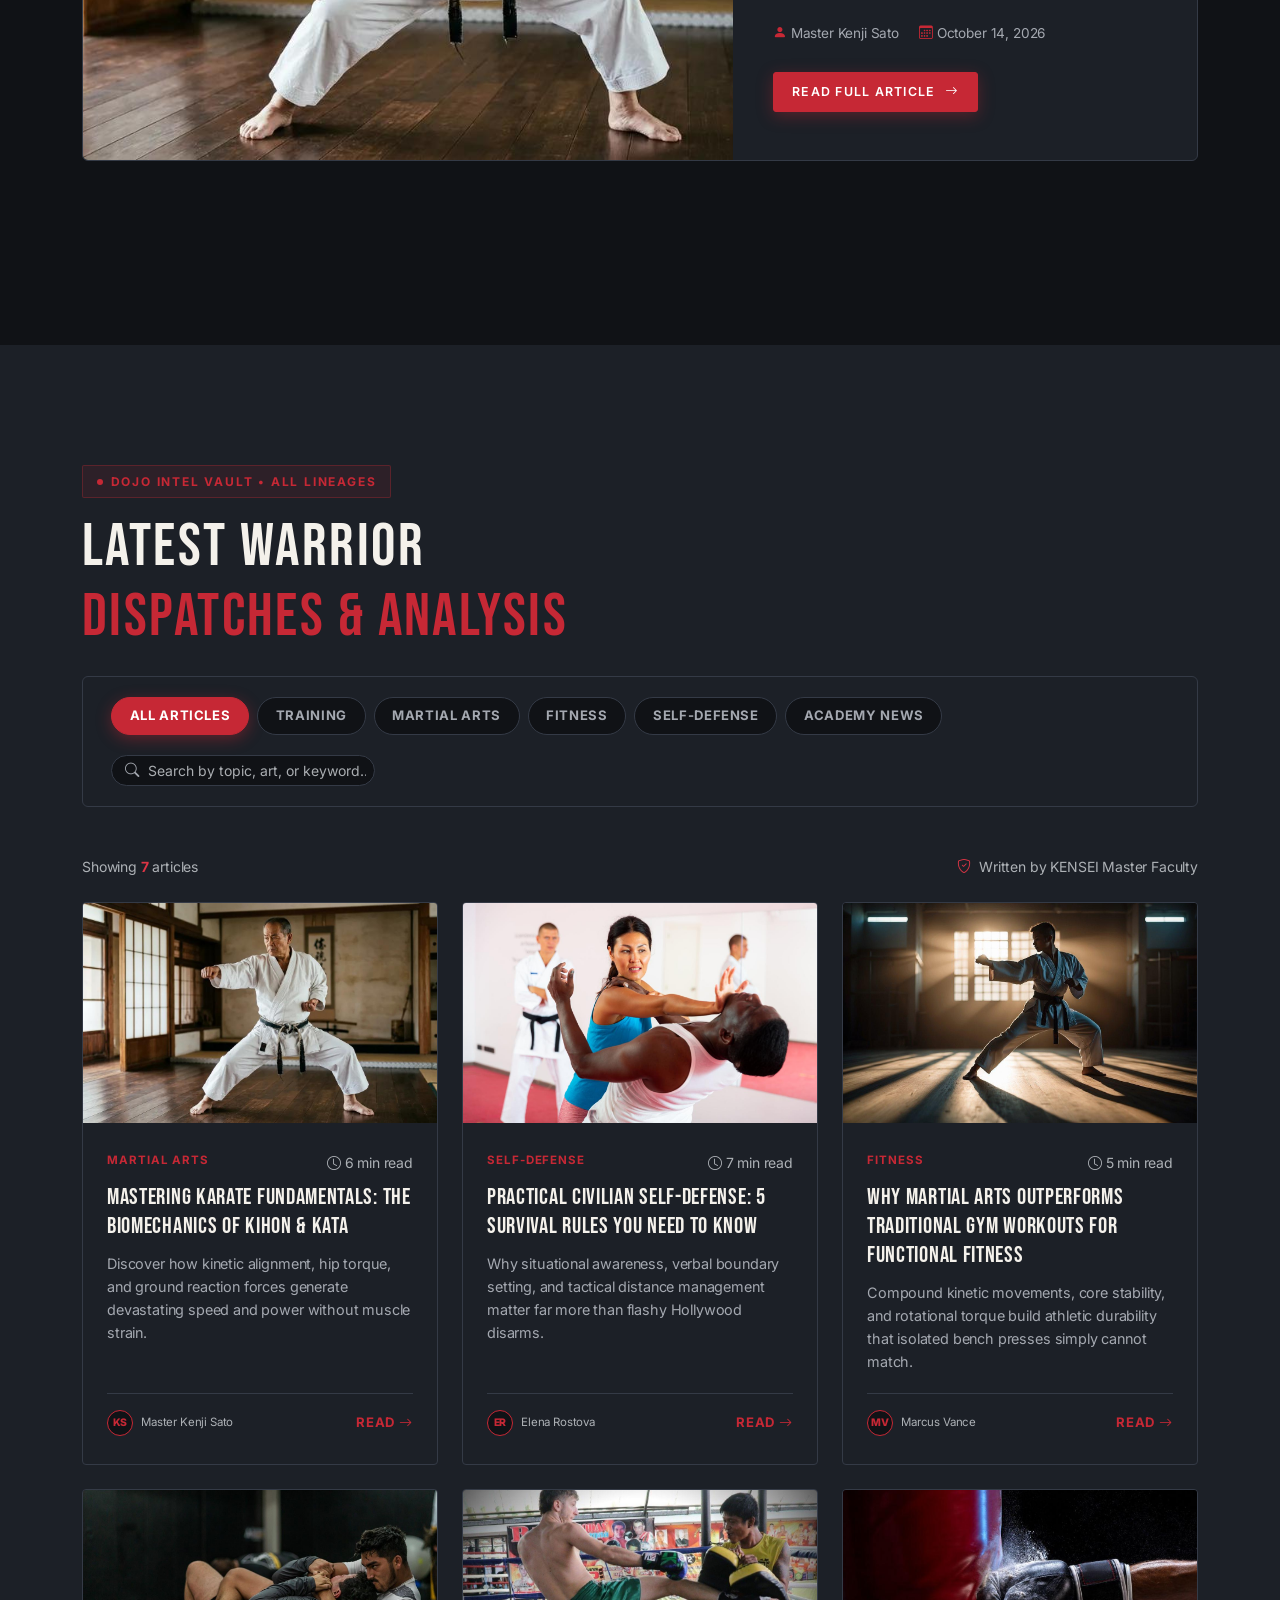
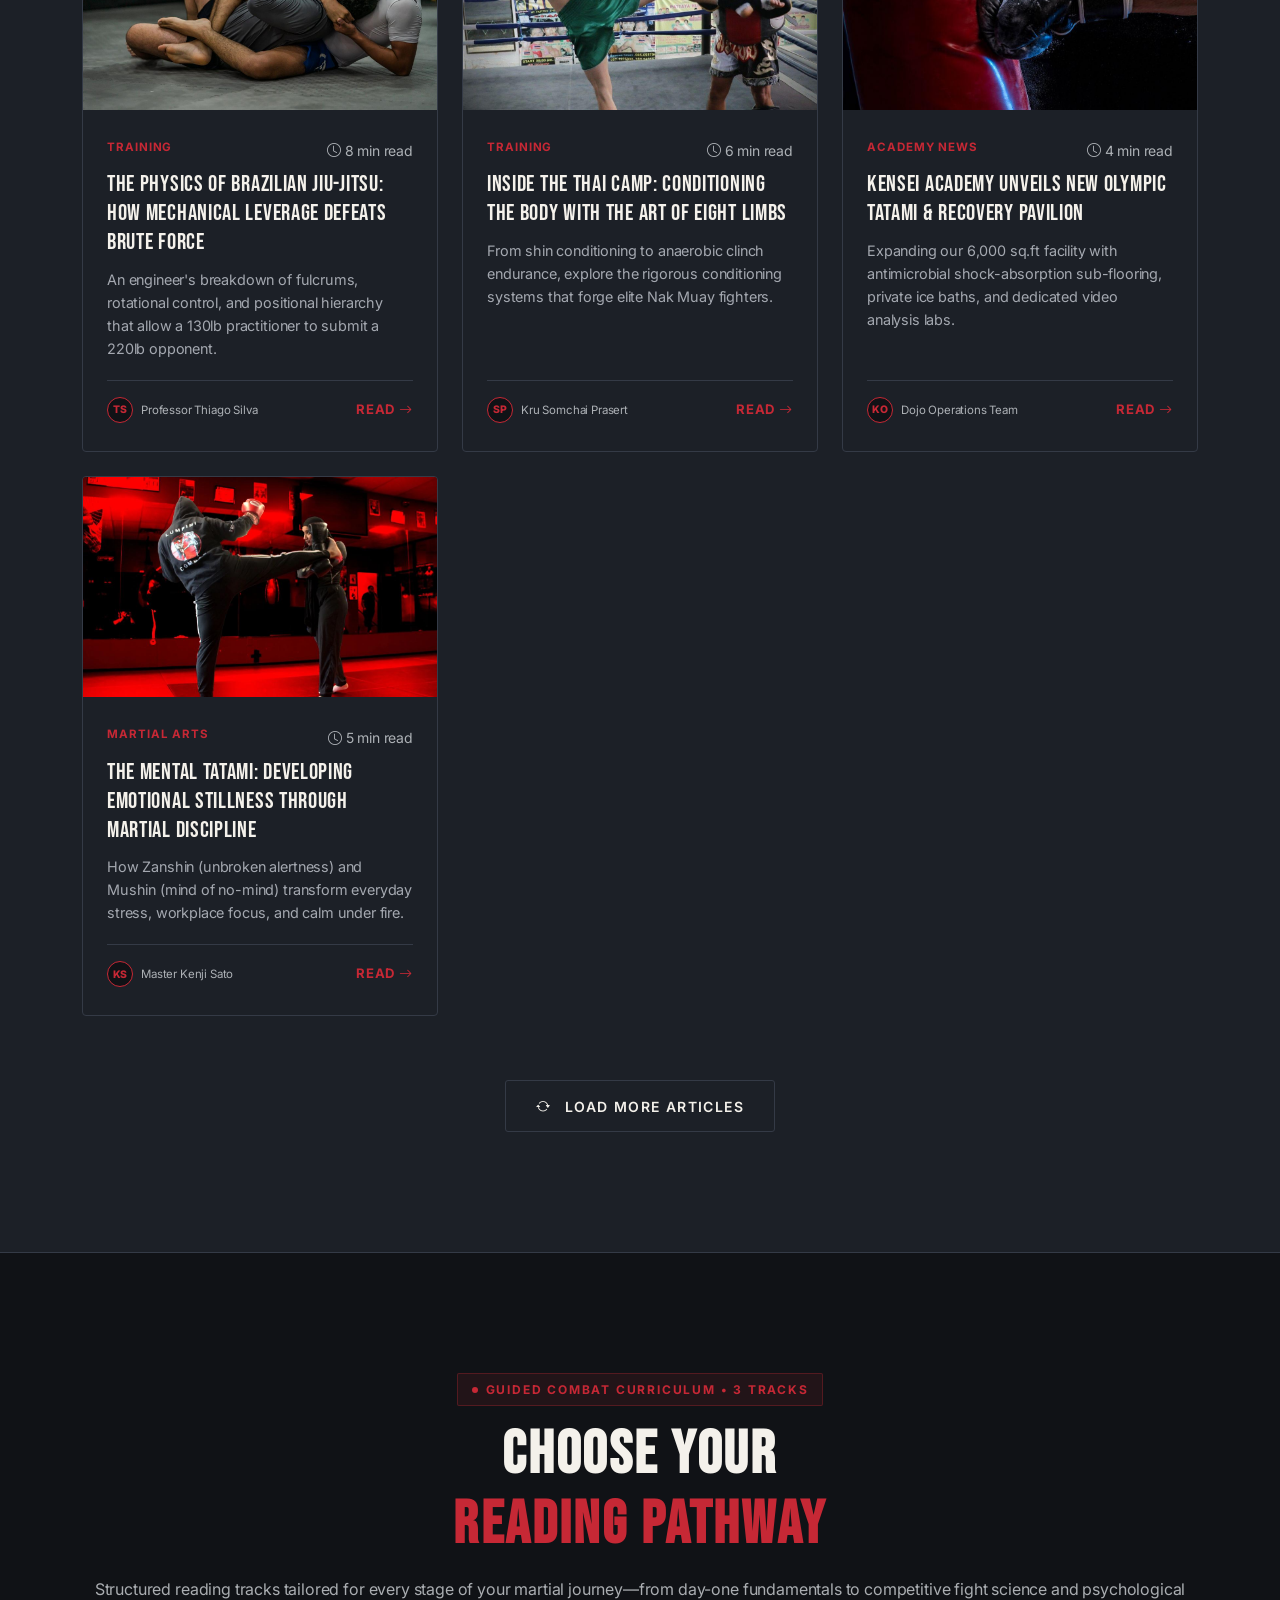
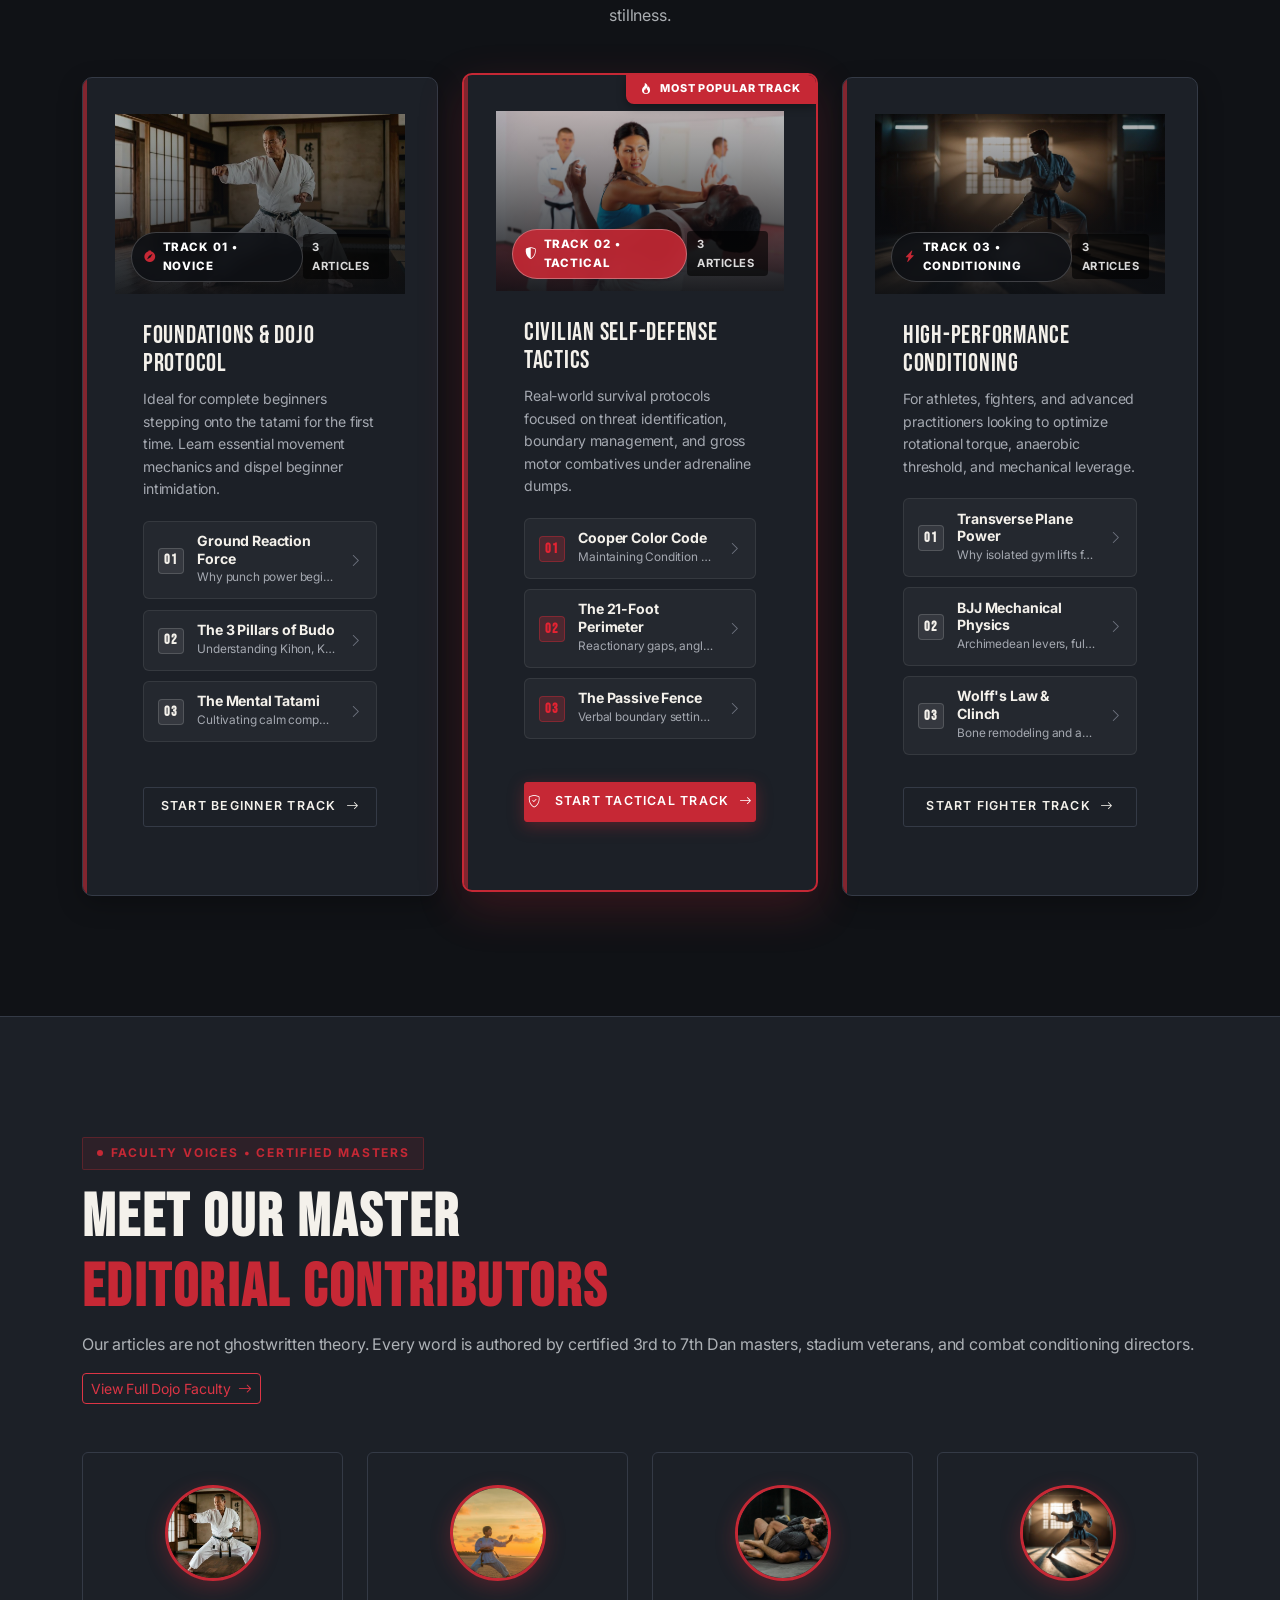
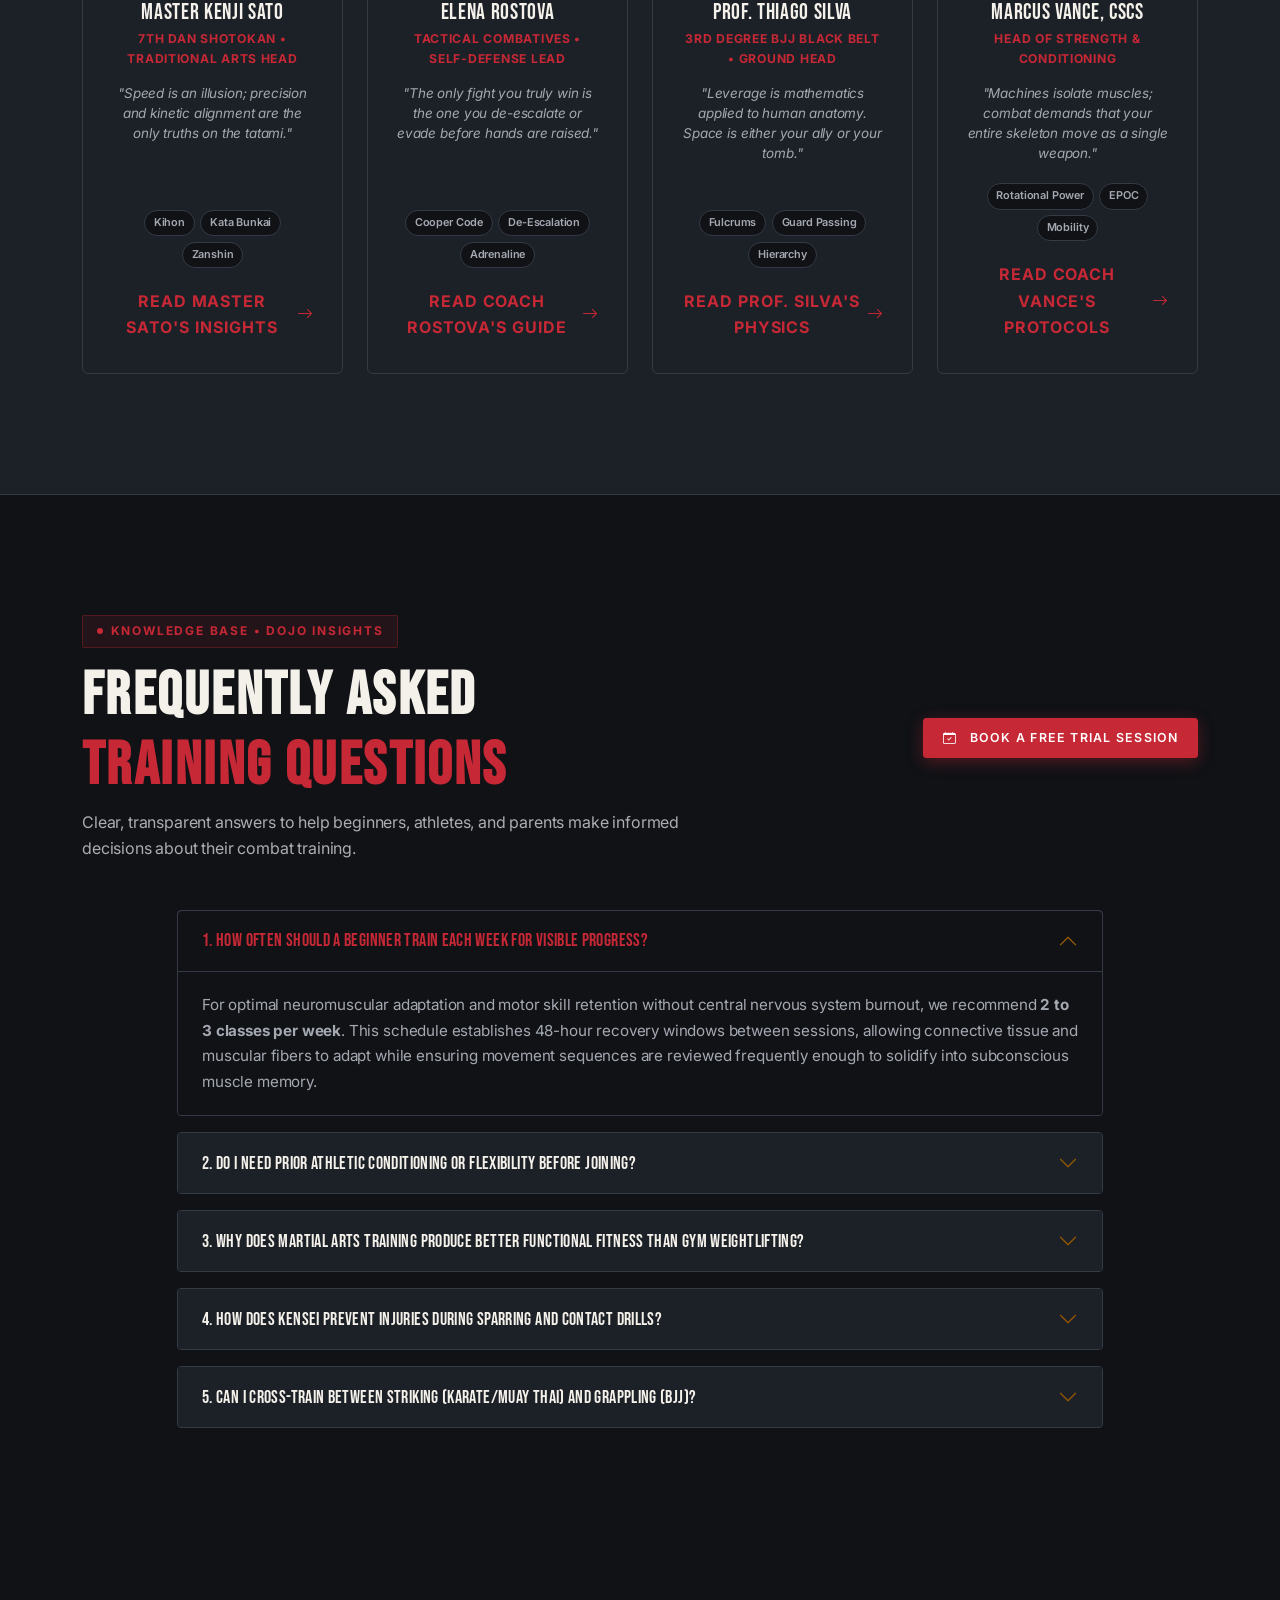
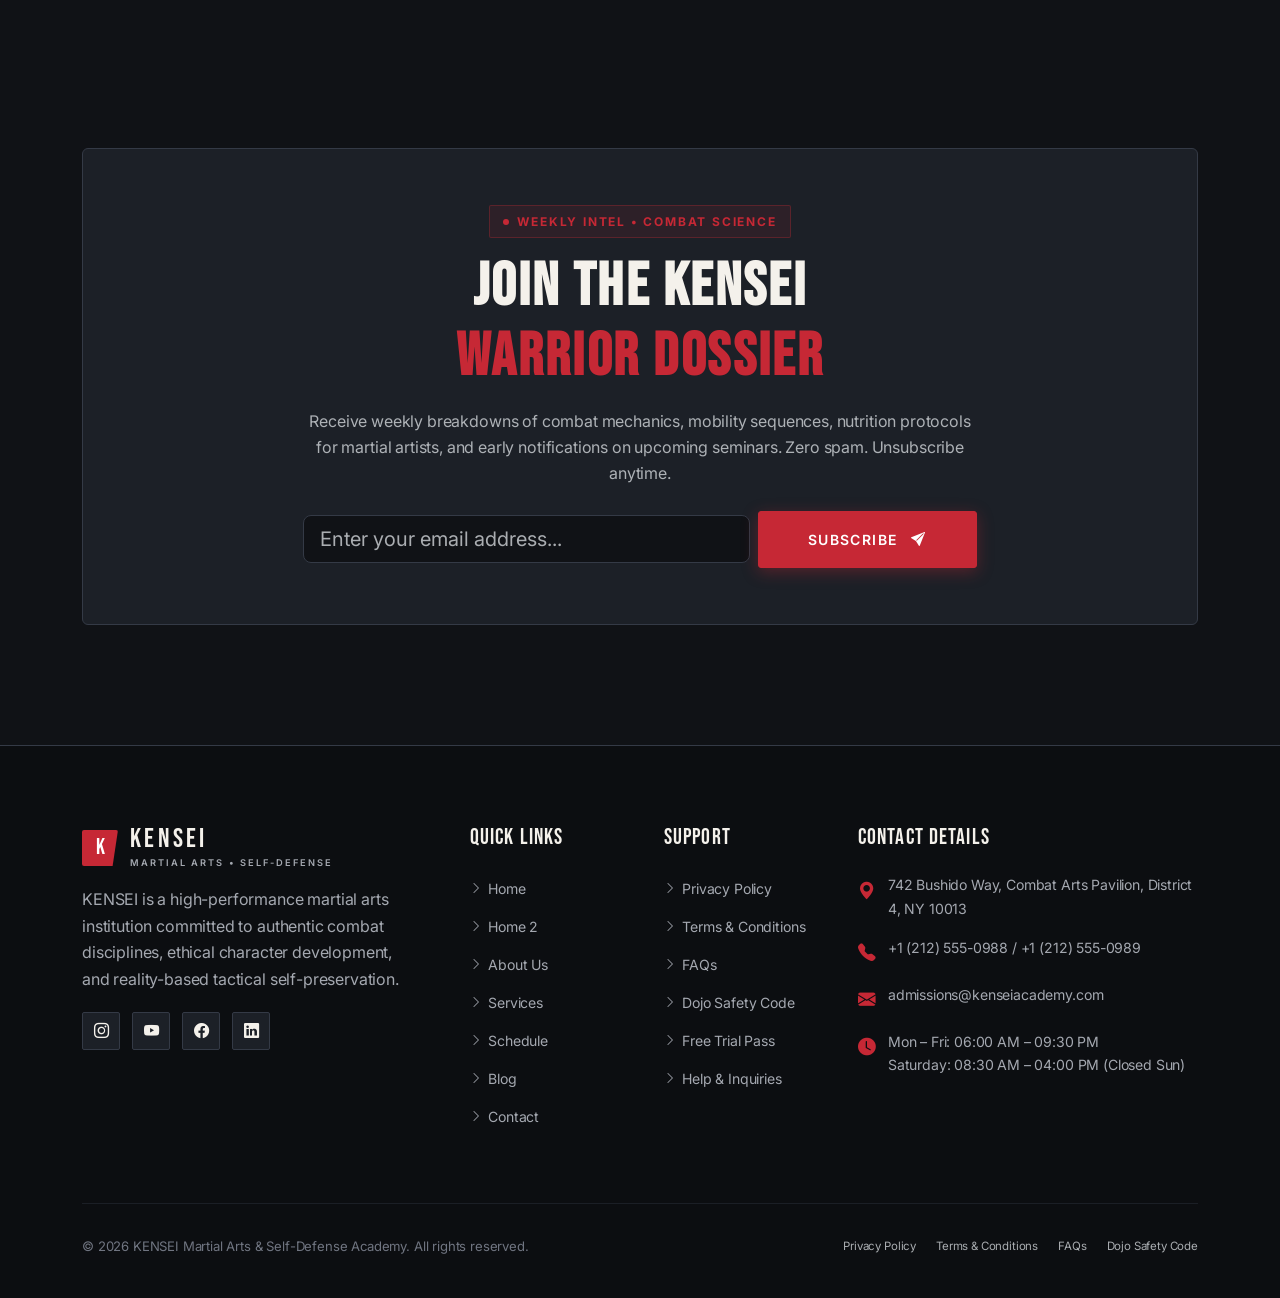
<file: blog.html>
<!DOCTYPE html>
<html lang="en" data-bs-theme="dark" dir="ltr">
<head>
  <meta charset="UTF-8">
  <meta name="viewport" content="width=device-width, initial-scale=1.0">
  <title>Martial Arts Articles &amp; Insights | KENSEI Academy</title>
  <meta name="description" content="Explore master insights on martial arts biomechanics, self-defense tactics, athletic conditioning, and combat philosophy at KENSEI Academy.">

  <!-- Google Fonts: Barlow Condensed, Bebas Neue & Inter -->
  <link rel="preconnect" href="https://fonts.googleapis.com">
  <link rel="preconnect" href="https://fonts.gstatic.com" crossorigin>
  <link href="https://fonts.googleapis.com/css2?family=Barlow+Condensed:ital,wght@1,700;1,800;1,900&family=Bebas+Neue&family=Inter:wght@300;400;500;600;700;800&display=swap" rel="stylesheet">

  <!-- Bootstrap 5.3.3 CSS -->
  <link href="https://cdn.jsdelivr.net/npm/bootstrap@5.3.3/dist/css/bootstrap.min.css" rel="stylesheet">
  
  <!-- Bootstrap Icons -->
  <link rel="stylesheet" href="https://cdn.jsdelivr.net/npm/bootstrap-icons@1.11.3/font/bootstrap-icons.min.css">

  <!-- Custom Stylesheet -->
  <link rel="stylesheet" href="css/style.css">
  <!-- Favicon & Brand Icons -->
  <link rel="icon" type="image/svg+xml" href="assets/images/favicon.svg">
  <link rel="icon" type="image/png" sizes="32x32" href="assets/images/favicon-32x32.png">
  <link rel="apple-touch-icon" sizes="180x180" href="assets/images/apple-touch-icon.png">
  <link rel="shortcut icon" href="favicon.ico">
</head>
<body>

    <!-- HEADER / NAVBAR -->
  <header>
    <nav class="navbar navbar-expand-lg kensei-navbar" aria-label="Main navigation">
      <div class="container-xl d-flex align-items-center justify-content-between">
        <!-- Brand Wordmark -->
        <a class="brand-link" href="index.html">
          <div class="brand-symbol" aria-hidden="true">K</div>
          <div class="brand-text">
            <span class="brand-title">KENSEI</span>
            <span class="brand-subtitle">Martial Arts &bull; Self-Defense</span>
          </div>
        </a>

        <!-- Right Side Controls (RTL + Theme + Desktop CTA + Mobile Hamburger) -->
        <div class="d-flex align-items-center gap-2 order-lg-3 nav-header-actions">
          <!-- RTL / LTR Toggle -->
          <button id="rtlToggleBtn" class="nav-util-btn" title="Toggle RTL / LTR" aria-label="Toggle Text Direction">
            <span id="rtlToggleLabel" class="rtl-toggle-text">RTL</span>
          </button>

          <!-- Light / Dark Theme Toggle -->
          <button id="themeToggleBtn" class="nav-util-btn" title="Switch Theme" aria-label="Toggle Theme">
            <i id="themeToggleIcon" class="bi bi-sun-fill"></i>
          </button>

          <!-- Desktop Book a Free Trial CTA -->
          <a href="schedule.html" class="btn-kensei btn-kensei-primary btn-kensei-sm d-none d-lg-inline-flex" data-trial-program="General Inquiry">
            <i class="bi bi-shield-check"></i>
            <span>Book a Free Trial</span>
          </a>

          <!-- Mobile Hamburger Toggler -->
          <button class="navbar-toggler" type="button" data-bs-toggle="collapse" data-bs-target="#kenseiNavContent" aria-controls="kenseiNavContent" aria-expanded="false" aria-label="Toggle navigation">
            <i class="bi bi-list fs-4"></i>
          </button>
        </div>

        <!-- Collapsible Navigation Menu -->
        <div class="collapse navbar-collapse order-lg-2" id="kenseiNavContent">
          <ul class="navbar-nav mx-auto mb-2 mb-lg-0">
            <li class="nav-item">
              <a class="nav-link "  href="index.html">Home</a>
            </li>
            <li class="nav-item">
              <a class="nav-link "  href="home-2.html">Home 2</a>
            </li>
            <li class="nav-item">
              <a class="nav-link "  href="about.html">About Us</a>
            </li>
            <li class="nav-item">
              <a class="nav-link "  href="services.html">Services</a>
            </li>
            <li class="nav-item">
              <a class="nav-link "  href="schedule.html">Schedule</a>
            </li>
            <li class="nav-item">
              <a class="nav-link active" aria-current="page" href="blog.html">Blog</a>
            </li>
            <li class="nav-item">
              <a class="nav-link "  href="contact.html">Contact</a>
            </li>
          </ul>

          <!-- Mobile-only CTA inside opened menu -->
          <div class="d-lg-none mt-3 pt-3 border-top border-secondary-subtle">
            <a href="schedule.html" class="btn-kensei btn-kensei-primary w-100 justify-content-center" data-trial-program="General Inquiry">
              <i class="bi bi-shield-check"></i>
              <span>Book a Free Trial</span>
            </a>
          </div>
        </div>
      </div>
    </nav>
  </header>

  <main>
    <!-- 1. BLOG HERO (Home 2 Exact Architecture with Moody Red-Black Karate Dojo) -->
    <section class="home2-hero-section blog-hero-dark-version" id="hero-blog">
      <!-- Cinematic Background Container using Moody Red-Black Karate Dojo artwork -->
      <div class="home2-hero-bg">
        <img src="assets/images/Moody%20Red-Black%20Karate%20Dojo.png"
          alt="Moody Red-Black Karate Dojo &mdash; KENSEI Academy Blog" class="home2-hero-img blog-dark-hero-img">
        <div class="home2-hero-scrim-left about-scrim-left-deep" aria-hidden="true"></div>
        <div class="home2-hero-scrim-bottom" aria-hidden="true"></div>
      </div>

      <!-- Right Edge Vertical Watermark: COMBAT • DISCIPLINE • INSIGHT -->
      <div class="home2-vertical-watermark" aria-hidden="true">
        <span class="home2-watermark-line"></span>
        <span class="home2-watermark-text">COMBAT <span class="red-bullet">&bull;</span> DISCIPLINE <span
            class="red-bullet">&bull;</span> INSIGHT</span>
        <span class="home2-watermark-line"></span>
      </div>

      <!-- Floating Angular Badge: WARRIOR CHRONICLES • EST. 2011 -->
      <div class="home2-floating-badge reveal-on-scroll">
        <span class="home2-floating-text">WARRIOR CHRONICLES &bull; EST. 2011</span>
      </div>

      <!-- Hero Content Container -->
      <div class="container-xl home2-hero-content">
        <div class="row align-items-center">
          <div class="col-lg-8 col-xl-7">
            <!-- Top Red Accent Bar -->
            <span class="home2-accent-bar reveal-on-scroll" aria-hidden="true"></span>

            <!-- 3-Line Slanted Bold Headline (Home 2 Style) -->
            <h1 class="home2-hero-headline reveal-on-scroll reveal-delay-1">
              <span class="text-white-line">MARTIAL INSIGHTS.</span>
              <span class="text-white-line">WARRIOR WISDOM.</span>
              <span class="text-red-line">MASTER THE BUDO.</span>
            </h1>

            <!-- Short Supporting Description -->
            <p class="home2-hero-lead reveal-on-scroll reveal-delay-2">
              Explore in-depth articles on combat biomechanics, tactical civilian self-defense, high-intensity conditioning, and the timeless mental discipline of classical Budo.
            </p>

            <!-- Dual CTA Action Buttons (Home 2 Style) -->
            <div class="home2-btn-group reveal-on-scroll reveal-delay-3">
              <a href="#articles-grid" class="home2-btn-primary">
                <span>BROWSE ARTICLES</span>
                <i class="bi bi-arrow-right"></i>
              </a>
              <a href="#newsletter" class="home2-btn-outline">
                <span>JOIN DOSSIER</span>
                <i class="bi bi-arrow-right"></i>
              </a>
            </div>

            <!-- Bottom 3-Part Stats Strip with Left Red Border (Home 2 Style) -->
            <div class="home2-stats-strip reveal-on-scroll reveal-delay-4">
              <!-- Stat 1: 25+ Master Dossiers -->
              <div class="home2-stat-unit">
                <span class="home2-stat-num">25+</span>
                <span class="home2-stat-lbl">Master Dossiers</span>
              </div>

              <div class="home2-stat-sep" aria-hidden="true"></div>

              <!-- Stat 2: 7 Authentic Lineages -->
              <div class="home2-stat-unit">
                <span class="home2-stat-num">7</span>
                <span class="home2-stat-lbl">Authentic Lineages</span>
              </div>

              <div class="home2-stat-sep" aria-hidden="true"></div>

              <!-- Stat 3: 100% Peer-Reviewed Budo -->
              <div class="home2-stat-unit">
                <span class="home2-stat-num">100%</span>
                <span class="home2-stat-lbl">Tactical &amp; Budo Verified</span>
              </div>
            </div>
          </div>
        </div>
      </div>
    </section>

    <!-- 2. FEATURED ARTICLE -->
    <section class="section-padding" style="background: var(--bg-midnight);">
      <div class="container-xl">
        <div class="mb-4">
          <span class="section-badge">Editor's Pick &bull; Master Series</span>
          <h2 class="section-title">
            FEATURED MASTER <br><span class="text-combat-red">COMBAT INSIGHT</span>
          </h2>
        </div>

        <div class="featured-blog-card">
          <div class="row g-0 align-items-stretch">
            <div class="col-lg-7">
              <div class="featured-blog-img-wrap">
                <img src="assets/images/karate-japan.jpg" alt="Mastering Karate Fundamentals: The Biomechanics of Kihon & Kata" class="featured-blog-img">
              </div>
            </div>
            <div class="col-lg-5">
              <div class="featured-blog-body">
                <div class="featured-badge-pill">
                  <i class="bi bi-star-fill"></i>
                  <span>Martial Arts &bull; 6 min read</span>
                </div>
                <h2 class="featured-title">
                  <a href="blog-detail.html?post=karate-basics" class="text-decoration-none text-reset">
                    Mastering Karate Fundamentals: The Biomechanics of Kihon & Kata
                  </a>
                </h2>
                <p class="featured-excerpt">
                  Discover how kinetic alignment, hip torque, and ground reaction forces generate devastating speed and power without muscle strain.
                </p>
                <div class="article-meta-row">
                  <span><i class="bi bi-person-fill"></i>Master Kenji Sato</span>
                  <span><i class="bi bi-calendar3"></i>October 14, 2026</span>
                </div>
                <div>
                  <a href="blog-detail.html?post=karate-basics" class="btn-kensei btn-kensei-primary btn-kensei-sm">
                    <span>Read Full Article</span>
                    <i class="bi bi-arrow-right"></i>
                  </a>
                </div>
              </div>
            </div>
          </div>
        </div>
      </div>
    </section>

    <!-- 3. CATEGORY FILTERS & 4. SEARCH BLOGS & 5. LATEST ARTICLES -->
    <section class="section-padding" id="articles-grid" style="background: var(--bg-charcoal);">
      <div class="container-xl">
        <!-- Section Header -->
        <div class="mb-4">
          <span class="section-badge">Dojo Intel Vault &bull; All Lineages</span>
          <h2 class="section-title">
            LATEST WARRIOR <br><span class="text-combat-red">DISPATCHES &amp; ANALYSIS</span>
          </h2>
        </div>
        <!-- Controls: Filters + Search -->
        <div class="blog-controls-bar">
          <!-- Category Pills -->
          <div class="category-pills-nav" id="categoryNav">
            <button class="category-pill-btn active" data-category="all">All Articles</button>
            <button class="category-pill-btn" data-category="Training">Training</button>
            <button class="category-pill-btn" data-category="Martial Arts">Martial Arts</button>
            <button class="category-pill-btn" data-category="Fitness">Fitness</button>
            <button class="category-pill-btn" data-category="Self-Defense">Self-Defense</button>
            <button class="category-pill-btn" data-category="Academy News">Academy News</button>
          </div>

          <!-- Live Search Input -->
          <div class="blog-search-box">
            <i class="bi bi-search"></i>
            <input type="text" id="blogSearchInput" class="form-control form-control-sm" placeholder="Search by topic, art, or keyword...">
          </div>
        </div>

        <!-- Result counter and status -->
        <div class="d-flex justify-content-between align-items-center mb-4">
          <div class="text-muted small">
            Showing <span id="visibleCount" class="text-danger fw-bold">7</span> articles
          </div>
          <div class="text-muted small">
            <i class="bi bi-shield-check text-danger me-1"></i> Written by KENSEI Master Faculty
          </div>
        </div>

        <!-- Latest Articles Grid -->
        <div class="row g-4" id="articlesContainer">

          <div class="col-lg-4 col-md-6 blog-item" data-category="Martial Arts" data-search="mastering karate fundamentals: the biomechanics of kihon & kata martial arts discover how kinetic alignment, hip torque, and ground reaction forces generate devastating speed and power without muscle strain. master kenji sato">
            <article class="kensei-blog-card">
              <div class="kensei-blog-img-wrap">
                <img src="assets/images/karate-japan.jpg" alt="Mastering Karate Fundamentals: The Biomechanics of Kihon & Kata" class="kensei-blog-img" loading="lazy">
              </div>
              <div class="kensei-blog-body">
                <div class="d-flex justify-content-between align-items-center mb-2">
                  <span class="kensei-blog-category">Martial Arts</span>
                  <span class="text-muted small"><i class="bi bi-clock me-1"></i>6 min read</span>
                </div>
                <h3 class="kensei-blog-title">
                  <a href="blog-detail.html?post=karate-basics" class="text-decoration-none text-reset">
                    Mastering Karate Fundamentals: The Biomechanics of Kihon & Kata
                  </a>
                </h3>
                <p class="kensei-blog-excerpt">
                  Discover how kinetic alignment, hip torque, and ground reaction forces generate devastating speed and power without muscle strain.
                </p>
                <div class="kensei-blog-footer">
                  <div class="d-flex align-items-center gap-2">
                    <div class="author-avatar-sm" style="width: 26px; height: 26px; border-radius: 50%; background: var(--bg-midnight); border: 1px solid var(--accent-combat-red); color: var(--accent-combat-red); font-size: 0.65rem; font-weight: 800; display: flex; align-items: center; justify-content: center;">
                      KS
                    </div>
                    <span class="small text-muted">Master Kenji Sato</span>
                  </div>
                  <a href="blog-detail.html?post=karate-basics" class="kensei-read-more-btn">
                    Read <i class="bi bi-arrow-right"></i>
                  </a>
                </div>
              </div>
            </article>
          </div>

          <div class="col-lg-4 col-md-6 blog-item" data-category="Self-Defense" data-search="practical civilian self-defense: 5 survival rules you need to know self-defense why situational awareness, verbal boundary setting, and tactical distance management matter far more than flashy hollywood disarms. elena rostova">
            <article class="kensei-blog-card">
              <div class="kensei-blog-img-wrap">
                <img src="assets/images/skills-real-life.jpg" alt="Practical Civilian Self-Defense: 5 Survival Rules You Need To Know" class="kensei-blog-img" loading="lazy">
              </div>
              <div class="kensei-blog-body">
                <div class="d-flex justify-content-between align-items-center mb-2">
                  <span class="kensei-blog-category">Self-Defense</span>
                  <span class="text-muted small"><i class="bi bi-clock me-1"></i>7 min read</span>
                </div>
                <h3 class="kensei-blog-title">
                  <a href="blog-detail.html?post=self-defense-tips" class="text-decoration-none text-reset">
                    Practical Civilian Self-Defense: 5 Survival Rules You Need To Know
                  </a>
                </h3>
                <p class="kensei-blog-excerpt">
                  Why situational awareness, verbal boundary setting, and tactical distance management matter far more than flashy Hollywood disarms.
                </p>
                <div class="kensei-blog-footer">
                  <div class="d-flex align-items-center gap-2">
                    <div class="author-avatar-sm" style="width: 26px; height: 26px; border-radius: 50%; background: var(--bg-midnight); border: 1px solid var(--accent-combat-red); color: var(--accent-combat-red); font-size: 0.65rem; font-weight: 800; display: flex; align-items: center; justify-content: center;">
                      ER
                    </div>
                    <span class="small text-muted">Elena Rostova</span>
                  </div>
                  <a href="blog-detail.html?post=self-defense-tips" class="kensei-read-more-btn">
                    Read <i class="bi bi-arrow-right"></i>
                  </a>
                </div>
              </div>
            </article>
          </div>

          <div class="col-lg-4 col-md-6 blog-item" data-category="Fitness" data-search="why martial arts outperforms traditional gym workouts for functional fitness fitness compound kinetic movements, core stability, and rotational torque build athletic durability that isolated bench presses simply cannot match. marcus vance">
            <article class="kensei-blog-card">
              <div class="kensei-blog-img-wrap">
                <img src="assets/images/workout-routines.jpg" alt="Why Martial Arts Outperforms Traditional Gym Workouts for Functional Fitness" class="kensei-blog-img" loading="lazy">
              </div>
              <div class="kensei-blog-body">
                <div class="d-flex justify-content-between align-items-center mb-2">
                  <span class="kensei-blog-category">Fitness</span>
                  <span class="text-muted small"><i class="bi bi-clock me-1"></i>5 min read</span>
                </div>
                <h3 class="kensei-blog-title">
                  <a href="blog-detail.html?post=martial-arts-fitness" class="text-decoration-none text-reset">
                    Why Martial Arts Outperforms Traditional Gym Workouts for Functional Fitness
                  </a>
                </h3>
                <p class="kensei-blog-excerpt">
                  Compound kinetic movements, core stability, and rotational torque build athletic durability that isolated bench presses simply cannot match.
                </p>
                <div class="kensei-blog-footer">
                  <div class="d-flex align-items-center gap-2">
                    <div class="author-avatar-sm" style="width: 26px; height: 26px; border-radius: 50%; background: var(--bg-midnight); border: 1px solid var(--accent-combat-red); color: var(--accent-combat-red); font-size: 0.65rem; font-weight: 800; display: flex; align-items: center; justify-content: center;">
                      MV
                    </div>
                    <span class="small text-muted">Marcus Vance</span>
                  </div>
                  <a href="blog-detail.html?post=martial-arts-fitness" class="kensei-read-more-btn">
                    Read <i class="bi bi-arrow-right"></i>
                  </a>
                </div>
              </div>
            </article>
          </div>

          <div class="col-lg-4 col-md-6 blog-item" data-category="Training" data-search="the physics of brazilian jiu-jitsu: how mechanical leverage defeats brute force training an engineer's breakdown of fulcrums, rotational control, and positional hierarchy that allow a 130lb practitioner to submit a 220lb opponent. professor thiago silva">
            <article class="kensei-blog-card">
              <div class="kensei-blog-img-wrap">
                <img src="assets/images/bjj-brazil.jpg" alt="The Physics of Brazilian Jiu-Jitsu: How Mechanical Leverage Defeats Brute Force" class="kensei-blog-img" loading="lazy">
              </div>
              <div class="kensei-blog-body">
                <div class="d-flex justify-content-between align-items-center mb-2">
                  <span class="kensei-blog-category">Training</span>
                  <span class="text-muted small"><i class="bi bi-clock me-1"></i>8 min read</span>
                </div>
                <h3 class="kensei-blog-title">
                  <a href="blog-detail.html?post=bjj-leverage-science" class="text-decoration-none text-reset">
                    The Physics of Brazilian Jiu-Jitsu: How Mechanical Leverage Defeats Brute Force
                  </a>
                </h3>
                <p class="kensei-blog-excerpt">
                  An engineer's breakdown of fulcrums, rotational control, and positional hierarchy that allow a 130lb practitioner to submit a 220lb opponent.
                </p>
                <div class="kensei-blog-footer">
                  <div class="d-flex align-items-center gap-2">
                    <div class="author-avatar-sm" style="width: 26px; height: 26px; border-radius: 50%; background: var(--bg-midnight); border: 1px solid var(--accent-combat-red); color: var(--accent-combat-red); font-size: 0.65rem; font-weight: 800; display: flex; align-items: center; justify-content: center;">
                      TS
                    </div>
                    <span class="small text-muted">Professor Thiago Silva</span>
                  </div>
                  <a href="blog-detail.html?post=bjj-leverage-science" class="kensei-read-more-btn">
                    Read <i class="bi bi-arrow-right"></i>
                  </a>
                </div>
              </div>
            </article>
          </div>

          <div class="col-lg-4 col-md-6 blog-item" data-category="Training" data-search="inside the thai camp: conditioning the body with the art of eight limbs training from shin conditioning to anaerobic clinch endurance, explore the rigorous conditioning systems that forge elite nak muay fighters. kru somchai prasert">
            <article class="kensei-blog-card">
              <div class="kensei-blog-img-wrap">
                <img src="assets/images/muaythai-thailand.jpg" alt="Inside the Thai Camp: Conditioning the Body with the Art of Eight Limbs" class="kensei-blog-img" loading="lazy">
              </div>
              <div class="kensei-blog-body">
                <div class="d-flex justify-content-between align-items-center mb-2">
                  <span class="kensei-blog-category">Training</span>
                  <span class="text-muted small"><i class="bi bi-clock me-1"></i>6 min read</span>
                </div>
                <h3 class="kensei-blog-title">
                  <a href="blog-detail.html?post=muay-thai-conditioning" class="text-decoration-none text-reset">
                    Inside the Thai Camp: Conditioning the Body with the Art of Eight Limbs
                  </a>
                </h3>
                <p class="kensei-blog-excerpt">
                  From shin conditioning to anaerobic clinch endurance, explore the rigorous conditioning systems that forge elite Nak Muay fighters.
                </p>
                <div class="kensei-blog-footer">
                  <div class="d-flex align-items-center gap-2">
                    <div class="author-avatar-sm" style="width: 26px; height: 26px; border-radius: 50%; background: var(--bg-midnight); border: 1px solid var(--accent-combat-red); color: var(--accent-combat-red); font-size: 0.65rem; font-weight: 800; display: flex; align-items: center; justify-content: center;">
                      SP
                    </div>
                    <span class="small text-muted">Kru Somchai Prasert</span>
                  </div>
                  <a href="blog-detail.html?post=muay-thai-conditioning" class="kensei-read-more-btn">
                    Read <i class="bi bi-arrow-right"></i>
                  </a>
                </div>
              </div>
            </article>
          </div>

          <div class="col-lg-4 col-md-6 blog-item" data-category="Academy News" data-search="kensei academy unveils new olympic tatami & recovery pavilion academy news expanding our 6,000 sq.ft facility with antimicrobial shock-absorption sub-flooring, private ice baths, and dedicated video analysis labs. dojo operations team">
            <article class="kensei-blog-card">
              <div class="kensei-blog-img-wrap">
                <img src="assets/images/inside-dojo.jpg" alt="KENSEI Academy Unveils New Olympic Tatami & Recovery Pavilion" class="kensei-blog-img" loading="lazy">
              </div>
              <div class="kensei-blog-body">
                <div class="d-flex justify-content-between align-items-center mb-2">
                  <span class="kensei-blog-category">Academy News</span>
                  <span class="text-muted small"><i class="bi bi-clock me-1"></i>4 min read</span>
                </div>
                <h3 class="kensei-blog-title">
                  <a href="blog-detail.html?post=academy-expansion" class="text-decoration-none text-reset">
                    KENSEI Academy Unveils New Olympic Tatami & Recovery Pavilion
                  </a>
                </h3>
                <p class="kensei-blog-excerpt">
                  Expanding our 6,000 sq.ft facility with antimicrobial shock-absorption sub-flooring, private ice baths, and dedicated video analysis labs.
                </p>
                <div class="kensei-blog-footer">
                  <div class="d-flex align-items-center gap-2">
                    <div class="author-avatar-sm" style="width: 26px; height: 26px; border-radius: 50%; background: var(--bg-midnight); border: 1px solid var(--accent-combat-red); color: var(--accent-combat-red); font-size: 0.65rem; font-weight: 800; display: flex; align-items: center; justify-content: center;">
                      KO
                    </div>
                    <span class="small text-muted">Dojo Operations Team</span>
                  </div>
                  <a href="blog-detail.html?post=academy-expansion" class="kensei-read-more-btn">
                    Read <i class="bi bi-arrow-right"></i>
                  </a>
                </div>
              </div>
            </article>
          </div>

          <div class="col-lg-4 col-md-6 blog-item" data-category="Martial Arts" data-search="the mental tatami: developing emotional stillness through martial discipline martial arts how zanshin (unbroken alertness) and mushin (mind of no-mind) transform everyday stress, workplace focus, and calm under fire. master kenji sato">
            <article class="kensei-blog-card">
              <div class="kensei-blog-img-wrap">
                <img src="assets/images/day-at-kensei.jpg" alt="The Mental Tatami: Developing Emotional Stillness Through Martial Discipline" class="kensei-blog-img" loading="lazy">
              </div>
              <div class="kensei-blog-body">
                <div class="d-flex justify-content-between align-items-center mb-2">
                  <span class="kensei-blog-category">Martial Arts</span>
                  <span class="text-muted small"><i class="bi bi-clock me-1"></i>5 min read</span>
                </div>
                <h3 class="kensei-blog-title">
                  <a href="blog-detail.html?post=mind-body-harmony" class="text-decoration-none text-reset">
                    The Mental Tatami: Developing Emotional Stillness Through Martial Discipline
                  </a>
                </h3>
                <p class="kensei-blog-excerpt">
                  How Zanshin (unbroken alertness) and Mushin (mind of no-mind) transform everyday stress, workplace focus, and calm under fire.
                </p>
                <div class="kensei-blog-footer">
                  <div class="d-flex align-items-center gap-2">
                    <div class="author-avatar-sm" style="width: 26px; height: 26px; border-radius: 50%; background: var(--bg-midnight); border: 1px solid var(--accent-combat-red); color: var(--accent-combat-red); font-size: 0.65rem; font-weight: 800; display: flex; align-items: center; justify-content: center;">
                      KS
                    </div>
                    <span class="small text-muted">Master Kenji Sato</span>
                  </div>
                  <a href="blog-detail.html?post=mind-body-harmony" class="kensei-read-more-btn">
                    Read <i class="bi bi-arrow-right"></i>
                  </a>
                </div>
              </div>
            </article>
          </div>
        </div>

        <!-- Empty state when search yields no results -->
        <div id="noResultsState" class="text-center py-5 d-none">
          <i class="bi bi-search fs-1 text-muted mb-3 d-block"></i>
          <h4 class="text-white">No Matching Articles Found</h4>
          <p class="text-muted">Try searching with a different keyword or select "All Articles".</p>
          <button id="resetSearchBtn" class="btn btn-outline-danger btn-sm mt-2">
            Reset Filters
          </button>
        </div>

        <!-- 6. PAGINATION / LOAD MORE -->
        <div class="text-center mt-5 pt-3">
          <button id="loadMoreBtn" class="btn-kensei btn-kensei-outline">
            <i class="bi bi-arrow-repeat me-1"></i>
            <span>Load More Articles</span>
          </button>
        </div>

      </div>
    </section>

    
    <!-- =========================================================================
         NEW SECTION 1: CURATED WARRIOR LEARNING PATHWAYS
         ========================================================================= -->
    <section class="section-padding" id="reading-pathways" style="background: var(--bg-midnight); border-top: 1px solid var(--border-slate);">
      <div class="container-xl">
        <div class="text-center max-w-700 mx-auto mb-5">
          <span class="section-badge mx-auto mb-2">Guided Combat Curriculum &bull; 3 Tracks</span>
          <h2 class="section-title display-5 fw-bold text-uppercase mb-3">
            CHOOSE YOUR <br><span class="text-combat-red">READING PATHWAY</span>
          </h2>
          <p class="text-muted fs-6">
            Structured reading tracks tailored for every stage of your martial journey—from day-one fundamentals to competitive fight science and psychological stillness.
          </p>
        </div>

        <div class="row g-4">
          <!-- Pathway 1: Beginner On-Ramp -->
          <div class="col-lg-4 col-md-6">
            <div class="pathway-card h-100">
              <div class="pathway-banner-wrap">
                <img src="assets/images/karate-japan.jpg" alt="Foundations &amp; Dojo Protocol" class="pathway-banner-img" loading="lazy">
                <div class="pathway-banner-overlay"></div>
                <div class="pathway-banner-badge-row">
                  <span class="pathway-track-pill">
                    <i class="bi bi-compass-fill"></i> Track 01 &bull; Novice
                  </span>
                  <span class="pathway-count-pill">3 Articles</span>
                </div>
              </div>

              <div class="pathway-content d-flex flex-column flex-grow-1">
                <h3 class="pathway-title">Foundations &amp; Dojo Protocol</h3>
                <p class="pathway-desc">
                  Ideal for complete beginners stepping onto the tatami for the first time. Learn essential movement mechanics and dispel beginner intimidation.
                </p>

                <div class="pathway-steps-list mb-4">
                  <a href="blog-detail.html?post=karate-basics" class="pathway-step-card text-decoration-none">
                    <span class="pathway-step-num">01</span>
                    <div class="pathway-step-info">
                      <div class="pathway-step-name">Ground Reaction Force</div>
                      <div class="pathway-step-sub">Why punch power begins at the soles of your feet</div>
                    </div>
                    <i class="bi bi-chevron-right pathway-step-arr"></i>
                  </a>

                  <a href="blog-detail.html?post=karate-basics" class="pathway-step-card text-decoration-none">
                    <span class="pathway-step-num">02</span>
                    <div class="pathway-step-info">
                      <div class="pathway-step-name">The 3 Pillars of Budo</div>
                      <div class="pathway-step-sub">Understanding Kihon, Kata &amp; Kumite synergy</div>
                    </div>
                    <i class="bi bi-chevron-right pathway-step-arr"></i>
                  </a>

                  <a href="blog-detail.html?post=karate-basics" class="pathway-step-card text-decoration-none">
                    <span class="pathway-step-num">03</span>
                    <div class="pathway-step-info">
                      <div class="pathway-step-name">The Mental Tatami</div>
                      <div class="pathway-step-sub">Cultivating calm composure under initial fatigue</div>
                    </div>
                    <i class="bi bi-chevron-right pathway-step-arr"></i>
                  </a>
                </div>

                <div class="mt-auto pt-2">
                  <a href="blog-detail.html?post=karate-basics" class="btn-kensei btn-kensei-outline btn-kensei-sm w-100 justify-content-center">
                    <span>Start Beginner Track</span>
                    <i class="bi bi-arrow-right"></i>
                  </a>
                </div>
              </div>
            </div>
          </div>

          <!-- Pathway 2: Tactical Civilian Defense (FEATURED SPOTLIGHT TRACK) -->
          <div class="col-lg-4 col-md-6">
            <div class="pathway-card h-100 featured">
              <div class="pathway-spotlight-ribbon">
                <i class="bi bi-fire me-1"></i> MOST POPULAR TRACK
              </div>

              <div class="pathway-banner-wrap">
                <img src="assets/images/skills-real-life.jpg" alt="Civilian Self-Defense Tactics" class="pathway-banner-img" loading="lazy">
                <div class="pathway-banner-overlay"></div>
                <div class="pathway-banner-badge-row">
                  <span class="pathway-track-pill pathway-pill-highlight">
                    <i class="bi bi-shield-shaded"></i> Track 02 &bull; Tactical
                  </span>
                  <span class="pathway-count-pill">3 Articles</span>
                </div>
              </div>

              <div class="pathway-content d-flex flex-column flex-grow-1">
                <h3 class="pathway-title">Civilian Self-Defense Tactics</h3>
                <p class="pathway-desc">
                  Real-world survival protocols focused on threat identification, boundary management, and gross motor combatives under adrenaline dumps.
                </p>

                <div class="pathway-steps-list mb-4">
                  <a href="blog-detail.html?post=self-defense-tips" class="pathway-step-card text-decoration-none">
                    <span class="pathway-step-num pathway-step-num-highlight">01</span>
                    <div class="pathway-step-info">
                      <div class="pathway-step-name">Cooper Color Code</div>
                      <div class="pathway-step-sub">Maintaining Condition Yellow awareness in public</div>
                    </div>
                    <i class="bi bi-chevron-right pathway-step-arr"></i>
                  </a>

                  <a href="blog-detail.html?post=self-defense-tips" class="pathway-step-card text-decoration-none">
                    <span class="pathway-step-num pathway-step-num-highlight">02</span>
                    <div class="pathway-step-info">
                      <div class="pathway-step-name">The 21-Foot Perimeter</div>
                      <div class="pathway-step-sub">Reactionary gaps, angled evasion &amp; distancing</div>
                    </div>
                    <i class="bi bi-chevron-right pathway-step-arr"></i>
                  </a>

                  <a href="blog-detail.html?post=self-defense-tips" class="pathway-step-card text-decoration-none">
                    <span class="pathway-step-num pathway-step-num-highlight">03</span>
                    <div class="pathway-step-info">
                      <div class="pathway-step-name">The Passive Fence</div>
                      <div class="pathway-step-sub">Verbal boundary setting and open-hand guard</div>
                    </div>
                    <i class="bi bi-chevron-right pathway-step-arr"></i>
                  </a>
                </div>

                <div class="mt-auto pt-2">
                  <a href="blog-detail.html?post=self-defense-tips" class="btn-kensei btn-kensei-primary btn-kensei-sm w-100 justify-content-center">
                    <i class="bi bi-shield-check me-1"></i>
                    <span>Start Tactical Track</span>
                    <i class="bi bi-arrow-right"></i>
                  </a>
                </div>
              </div>
            </div>
          </div>

          <!-- Pathway 3: Combat Conditioning & Fight Science -->
          <div class="col-lg-4 col-md-6">
            <div class="pathway-card h-100">
              <div class="pathway-banner-wrap">
                <img src="assets/images/workout-routines.jpg" alt="High-Performance Conditioning" class="pathway-banner-img" loading="lazy">
                <div class="pathway-banner-overlay"></div>
                <div class="pathway-banner-badge-row">
                  <span class="pathway-track-pill">
                    <i class="bi bi-lightning-charge-fill"></i> Track 03 &bull; Conditioning
                  </span>
                  <span class="pathway-count-pill">3 Articles</span>
                </div>
              </div>

              <div class="pathway-content d-flex flex-column flex-grow-1">
                <h3 class="pathway-title">High-Performance Conditioning</h3>
                <p class="pathway-desc">
                  For athletes, fighters, and advanced practitioners looking to optimize rotational torque, anaerobic threshold, and mechanical leverage.
                </p>

                <div class="pathway-steps-list mb-4">
                  <a href="blog-detail.html?post=martial-arts-fitness" class="pathway-step-card text-decoration-none">
                    <span class="pathway-step-num">01</span>
                    <div class="pathway-step-info">
                      <div class="pathway-step-name">Transverse Plane Power</div>
                      <div class="pathway-step-sub">Why isolated gym lifts fail in rotational combat</div>
                    </div>
                    <i class="bi bi-chevron-right pathway-step-arr"></i>
                  </a>

                  <a href="blog-detail.html?post=bjj-leverage-science" class="pathway-step-card text-decoration-none">
                    <span class="pathway-step-num">02</span>
                    <div class="pathway-step-info">
                      <div class="pathway-step-name">BJJ Mechanical Physics</div>
                      <div class="pathway-step-sub">Archimedean levers, fulcrums and body geometry</div>
                    </div>
                    <i class="bi bi-chevron-right pathway-step-arr"></i>
                  </a>

                  <a href="blog-detail.html?post=martial-arts-fitness" class="pathway-step-card text-decoration-none">
                    <span class="pathway-step-num">03</span>
                    <div class="pathway-step-info">
                      <div class="pathway-step-name">Wolff's Law &amp; Clinch</div>
                      <div class="pathway-step-sub">Bone remodeling and anaerobic fight conditioning</div>
                    </div>
                    <i class="bi bi-chevron-right pathway-step-arr"></i>
                  </a>
                </div>

                <div class="mt-auto pt-2">
                  <a href="blog-detail.html?post=martial-arts-fitness" class="btn-kensei btn-kensei-outline btn-kensei-sm w-100 justify-content-center">
                    <span>Start Fighter Track</span>
                    <i class="bi bi-arrow-right"></i>
                  </a>
                </div>
              </div>
            </div>
          </div>
        </div>
      </div>
    </section>

    <!-- =========================================================================
         NEW SECTION 2: MASTER FACULTY & EDITORIAL CONTRIBUTORS
         ========================================================================= -->
    <section class="section-padding" id="faculty-contributors" style="background: var(--bg-charcoal); border-top: 1px solid var(--border-slate);">
      <div class="container-xl">
        <div class="d-flex flex-wrap justify-content-between align-items-end mb-5 gap-3">
          <div>
            <span class="section-badge mb-2">Faculty Voices &bull; Certified Masters</span>
            <h2 class="section-title display-5 fw-bold text-uppercase mb-2">
              MEET OUR MASTER <br><span class="text-combat-red">EDITORIAL CONTRIBUTORS</span>
            </h2>
            <p class="text-muted mb-0 max-w-600">
              Our articles are not ghostwritten theory. Every word is authored by certified 3rd to 7th Dan masters, stadium veterans, and combat conditioning directors.
            </p>
          </div>
          <a href="about.html" class="btn btn-outline-danger btn-sm">
            <span>View Full Dojo Faculty</span>
            <i class="bi bi-arrow-right ms-1"></i>
          </a>
        </div>

        <div class="row g-4">
          <!-- Contributor 1: Master Kenji Sato -->
          <div class="col-lg-3 col-md-6">
            <div class="author-showcase-card">
              <div class="author-img-wrap">
                <img src="https://images.unsplash.com/photo-1507003211169-0a1dd7228f2d?auto=format&fit=crop&w=400&q=80"
                     onerror="this.src='assets/images/karate-japan.jpg'"
                     alt="Master Kenji Sato"
                     class="author-showcase-img"
                     loading="lazy">
              </div>
              <h4 class="author-card-name">Master Kenji Sato</h4>
              <div class="author-card-rank">7th Dan Shotokan &bull; Traditional Arts Head</div>
              <p class="author-card-quote">
                "Speed is an illusion; precision and kinetic alignment are the only truths on the tatami."
              </p>
              <div class="author-card-topics">
                <span class="topic-tag">Kihon</span>
                <span class="topic-tag">Kata Bunkai</span>
                <span class="topic-tag">Zanshin</span>
              </div>
              <a href="blog-detail.html?post=karate-basics" class="kensei-read-more-btn justify-content-center">
                Read Master Sato's Insights <i class="bi bi-arrow-right"></i>
              </a>
            </div>
          </div>

          <!-- Contributor 2: Elena Rostova -->
          <div class="col-lg-3 col-md-6">
            <div class="author-showcase-card">
              <div class="author-img-wrap">
                <img src="https://images.unsplash.com/photo-1534528741775-53994a69daeb?auto=format&fit=crop&w=400&q=80"
                     onerror="this.src='assets/images/female-martial-artist-stance.jpg'"
                     alt="Elena Rostova"
                     class="author-showcase-img"
                     loading="lazy">
              </div>
              <h4 class="author-card-name">Elena Rostova</h4>
              <div class="author-card-rank">Tactical Combatives &bull; Self-Defense Lead</div>
              <p class="author-card-quote">
                "The only fight you truly win is the one you de-escalate or evade before hands are raised."
              </p>
              <div class="author-card-topics">
                <span class="topic-tag">Cooper Code</span>
                <span class="topic-tag">De-Escalation</span>
                <span class="topic-tag">Adrenaline</span>
              </div>
              <a href="blog-detail.html?post=self-defense-tips" class="kensei-read-more-btn justify-content-center">
                Read Coach Rostova's Guide <i class="bi bi-arrow-right"></i>
              </a>
            </div>
          </div>

          <!-- Contributor 3: Professor Thiago Silva -->
          <div class="col-lg-3 col-md-6">
            <div class="author-showcase-card">
              <div class="author-img-wrap">
                <img src="https://images.unsplash.com/photo-1506794778202-cad84cf45f1d?auto=format&fit=crop&w=400&q=80"
                     onerror="this.src='assets/images/bjj-brazil.jpg'"
                     alt="Prof. Thiago Silva"
                     class="author-showcase-img"
                     loading="lazy">
              </div>
              <h4 class="author-card-name">Prof. Thiago Silva</h4>
              <div class="author-card-rank">3rd Degree BJJ Black Belt &bull; Ground Head</div>
              <p class="author-card-quote">
                "Leverage is mathematics applied to human anatomy. Space is either your ally or your tomb."
              </p>
              <div class="author-card-topics">
                <span class="topic-tag">Fulcrums</span>
                <span class="topic-tag">Guard Passing</span>
                <span class="topic-tag">Hierarchy</span>
              </div>
              <a href="blog-detail.html?post=bjj-leverage-science" class="kensei-read-more-btn justify-content-center">
                Read Prof. Silva's Physics <i class="bi bi-arrow-right"></i>
              </a>
            </div>
          </div>

          <!-- Contributor 4: Marcus Vance -->
          <div class="col-lg-3 col-md-6">
            <div class="author-showcase-card">
              <div class="author-img-wrap">
                <img src="https://images.unsplash.com/photo-1500648767791-00dcc994a43e?auto=format&fit=crop&w=400&q=80"
                     onerror="this.src='assets/images/workout-routines.jpg'"
                     alt="Marcus Vance, CSCS"
                     class="author-showcase-img"
                     loading="lazy">
              </div>
              <h4 class="author-card-name">Marcus Vance, CSCS</h4>
              <div class="author-card-rank">Head of Strength &amp; Conditioning</div>
              <p class="author-card-quote">
                "Machines isolate muscles; combat demands that your entire skeleton move as a single weapon."
              </p>
              <div class="author-card-topics">
                <span class="topic-tag">Rotational Power</span>
                <span class="topic-tag">EPOC</span>
                <span class="topic-tag">Mobility</span>
              </div>
              <a href="blog-detail.html?post=martial-arts-fitness" class="kensei-read-more-btn justify-content-center">
                Read Coach Vance's Protocols <i class="bi bi-arrow-right"></i>
              </a>
            </div>
          </div>
        </div>
      </div>
    </section>

    <!-- =========================================================================
         NEW SECTION 3: DOJO KNOWLEDGE FAQ & TRAINING INSIGHTS
         ========================================================================= -->
    <section class="section-padding" id="blog-faq" style="background: var(--bg-midnight); border-top: 1px solid var(--border-slate);">
      <div class="container-xl">
        <div class="row align-items-center mb-5">
          <div class="col-lg-7">
            <span class="section-badge mb-2">Knowledge Base &bull; Dojo Insights</span>
            <h2 class="section-title display-5 fw-bold text-uppercase mb-2">
              FREQUENTLY ASKED <br><span class="text-combat-red">TRAINING QUESTIONS</span>
            </h2>
            <p class="text-muted mb-0">
              Clear, transparent answers to help beginners, athletes, and parents make informed decisions about their combat training.
            </p>
          </div>
          <div class="col-lg-5 text-lg-end mt-3 mt-lg-0">
            <a href="schedule.html" class="btn-kensei btn-kensei-primary btn-kensei-sm">
              <i class="bi bi-calendar-check me-1"></i>
              <span>Book a Free Trial Session</span>
            </a>
          </div>
        </div>

        <div class="row justify-content-center">
          <div class="col-lg-10">
            <div class="accordion blog-faq-accordion" id="blogFaqAccordion">
              
              <!-- Item 1 -->
              <div class="accordion-item">
                <h3 class="accordion-header" id="faqHeadingOne">
                  <button class="accordion-button" type="button" data-bs-toggle="collapse" data-bs-target="#faqCollapseOne" aria-expanded="true" aria-controls="faqCollapseOne">
                    1. How often should a beginner train each week for visible progress?
                  </button>
                </h3>
                <div id="faqCollapseOne" class="accordion-collapse collapse show" aria-labelledby="faqHeadingOne" data-bs-parent="#blogFaqAccordion">
                  <div class="accordion-body">
                    For optimal neuromuscular adaptation and motor skill retention without central nervous system burnout, we recommend <strong>2 to 3 classes per week</strong>. This schedule establishes 48-hour recovery windows between sessions, allowing connective tissue and muscular fibers to adapt while ensuring movement sequences are reviewed frequently enough to solidify into subconscious muscle memory.
                  </div>
                </div>
              </div>

              <!-- Item 2 -->
              <div class="accordion-item">
                <h3 class="accordion-header" id="faqHeadingTwo">
                  <button class="accordion-button collapsed" type="button" data-bs-toggle="collapse" data-bs-target="#faqCollapseTwo" aria-expanded="false" aria-controls="faqCollapseTwo">
                    2. Do I need prior athletic conditioning or flexibility before joining?
                  </button>
                </h3>
                <div id="faqCollapseTwo" class="accordion-collapse collapse" aria-labelledby="faqHeadingTwo" data-bs-parent="#blogFaqAccordion">
                  <div class="accordion-body">
                    <strong>No prior conditioning is required.</strong> Over 75% of our adult members stepped onto our tatami with zero combat background. Joint flexibility, core stability, and cardiovascular endurance are natural physiological byproducts of consistent training, not prerequisites. Every technique is progressively scaled by our instructors to match your personal baseline.
                  </div>
                </div>
              </div>

              <!-- Item 3 -->
              <div class="accordion-item">
                <h3 class="accordion-header" id="faqHeadingThree">
                  <button class="accordion-button collapsed" type="button" data-bs-toggle="collapse" data-bs-target="#faqCollapseThree" aria-expanded="false" aria-controls="faqCollapseThree">
                    3. Why does martial arts training produce better functional fitness than gym weightlifting?
                  </button>
                </h3>
                <div id="faqCollapseThree" class="accordion-collapse collapse" aria-labelledby="faqHeadingThree" data-bs-parent="#blogFaqAccordion">
                  <div class="accordion-body">
                    Conventional gym equipment isolates muscles in single planes (such as leg extensions or bench presses). Martial arts trains integrated <strong>tri-planar human movement</strong>—demanding rotational core torque, dynamic single-leg balance, elastic tendon recoil, and isometric spinal stability simultaneously. This develops durable, injury-resistant athleticism that directly enhances everyday vitality.
                  </div>
                </div>
              </div>

              <!-- Item 4 -->
              <div class="accordion-item">
                <h3 class="accordion-header" id="faqHeadingFour">
                  <button class="accordion-button collapsed" type="button" data-bs-toggle="collapse" data-bs-target="#faqCollapseFour" aria-expanded="false" aria-controls="faqCollapseFour">
                    4. How does KENSEI prevent injuries during sparring and contact drills?
                  </button>
                </h3>
                <div id="faqCollapseFour" class="accordion-collapse collapse" aria-labelledby="faqHeadingFour" data-bs-parent="#blogFaqAccordion">
                  <div class="accordion-body">
                    Safety is our core foundation. We train on <strong>custom 50mm dual-density shock-absorption tatami</strong> under a strict <em>Zero-Ego</em> dojo code. Beginners spend their initial weeks exclusively in controlled technique drills and situational partner practice. Sparring is introduced only when fundamental defense is proven, and is always tempo-governed with certified head gear, mouthguards, and 16oz gloves.
                  </div>
                </div>
              </div>

              <!-- Item 5 -->
              <div class="accordion-item">
                <h3 class="accordion-header" id="faqHeadingFive">
                  <button class="accordion-button collapsed" type="button" data-bs-toggle="collapse" data-bs-target="#faqCollapseFive" aria-expanded="false" aria-controls="faqCollapseFive">
                    5. Can I cross-train between striking (Karate/Muay Thai) and grappling (BJJ)?
                  </button>
                </h3>
                <div id="faqCollapseFive" class="accordion-collapse collapse" aria-labelledby="faqHeadingFive" data-bs-parent="#blogFaqAccordion">
                  <div class="accordion-body">
                    Yes. KENSEI’s all-inclusive membership permits cross-training across all 7 lineages. For beginners, we suggest focusing on one primary art (e.g. Karate or Boxing for striking, or BJJ for ground defense) for your first 60 days before adding complementary disciplines. This allows your central nervous system to establish core structural balance before diversifying.
                  </div>
                </div>
              </div>

            </div>
          </div>
        </div>
      </div>
    </section>

<!-- 7. NEWSLETTER SUBSCRIPTION -->
    <section class="section-padding" id="newsletter" style="background: var(--bg-midnight);">
      <div class="container-xl">
        <div class="blog-newsletter-section text-center">
          <div class="row justify-content-center">
            <div class="col-lg-8">
              <span class="section-badge mx-auto mb-3">Weekly Intel &bull; Combat Science</span>
              <h2 class="section-title display-5 fw-bold text-uppercase mb-3">
                JOIN THE KENSEI <br><span class="text-combat-red">WARRIOR DOSSIER</span>
              </h2>
              <p class="text-muted mb-4 fs-6">
                Receive weekly breakdowns of combat mechanics, mobility sequences, nutrition protocols for martial artists, and early notifications on upcoming seminars. Zero spam. Unsubscribe anytime.
              </p>

              <form id="newsletterForm" class="row g-2 justify-content-center align-items-center max-w-600 mx-auto">
                <div class="col-sm-8">
                  <input type="email" id="newsletterEmail" required class="form-control form-control-lg kensei-newsletter-input" placeholder="Enter your email address...">
                </div>
                <div class="col-sm-4">
                  <button type="submit" class="btn-kensei btn-kensei-primary w-100 py-3">
                    <span>Subscribe</span>
                    <i class="bi bi-send-fill ms-1"></i>
                  </button>
                </div>
              </form>

              <div id="newsletterSuccess" class="alert alert-success mt-3 d-none" role="alert">
                <i class="bi bi-check-circle-fill me-2"></i> Welcome to the KENSEI Dossier! Check your inbox for the latest tactical guide.
              </div>
            </div>
          </div>
        </div>
      </div>
    </section>
  </main>

  <!-- FOOTER -->
  <footer class="kensei-footer" id="contact">
    <div class="container-xl">
      <div class="row g-5">
        <!-- Widget 1: Academy Overview -->
        <div class="col-lg-4 col-md-6">
          <a class="brand-link mb-3" href="index.html">
            <div class="brand-symbol" aria-hidden="true">K</div>
            <div class="brand-text">
              <span class="brand-title">KENSEI</span>
              <span class="brand-subtitle">Martial Arts &bull; Self-Defense</span>
            </div>
          </a>
          <p class="mt-3">
            KENSEI is a high-performance martial arts institution committed to authentic combat disciplines, ethical
            character development, and reality-based tactical self-preservation.
          </p>
          <div class="footer-social-links">
            <a href="#" class="social-icon-btn" aria-label="Follow Kensei on Instagram"><i class="bi bi-instagram"></i></a>
            <a href="#" class="social-icon-btn" aria-label="Follow Kensei on YouTube"><i class="bi bi-youtube"></i></a>
            <a href="#" class="social-icon-btn" aria-label="Follow Kensei on Facebook"><i class="bi bi-facebook"></i></a>
            <a href="#" class="social-icon-btn" aria-label="Follow Kensei on LinkedIn"><i class="bi bi-linkedin"></i></a>
          </div>
        </div>

        <!-- Widget 2: Quick Links (Navbar Links) -->
        <div class="col-lg-2 col-md-6">
          <h4 class="footer-widget-title">QUICK LINKS</h4>
          <ul class="footer-links">
            <li><a href="index.html"><i class="bi bi-chevron-right small"></i> Home</a></li>
            <li><a href="home-2.html"><i class="bi bi-chevron-right small"></i> Home 2</a></li>
            <li><a href="about.html"><i class="bi bi-chevron-right small"></i> About Us</a></li>
            <li><a href="services.html"><i class="bi bi-chevron-right small"></i> Services</a></li>
            <li><a href="schedule.html"><i class="bi bi-chevron-right small"></i> Schedule</a></li>
            <li><a href="blog.html"><i class="bi bi-chevron-right small"></i> Blog</a></li>
            <li><a href="contact.html"><i class="bi bi-chevron-right small"></i> Contact</a></li>
          </ul>
        </div>

        <!-- Widget 3: Support & Legal -->
        <div class="col-lg-2 col-md-6">
          <h4 class="footer-widget-title">SUPPORT</h4>
          <ul class="footer-links">
            <li><a href="terms.html#privacy"><i class="bi bi-chevron-right small"></i> Privacy Policy</a></li>
            <li><a href="terms.html#terms"><i class="bi bi-chevron-right small"></i> Terms &amp; Conditions</a></li>
            <li><a href="terms.html#faqs"><i class="bi bi-chevron-right small"></i> FAQs</a></li>
            <li><a href="terms.html#safety"><i class="bi bi-chevron-right small"></i> Dojo Safety Code</a></li>
            <li><a href="contact.html#free-trial"><i class="bi bi-chevron-right small"></i> Free Trial Pass</a></li>
            <li><a href="contact.html#send-message"><i class="bi bi-chevron-right small"></i> Help &amp; Inquiries</a></li>
          </ul>
        </div>

        <!-- Widget 4: Contact Details & Hours -->
        <div class="col-lg-4 col-md-6">
          <h4 class="footer-widget-title">CONTACT DETAILS</h4>
          <ul class="contact-info-list">
            <li>
              <i class="bi bi-geo-alt-fill"></i>
              <span>742 Bushido Way, Combat Arts Pavilion, District 4, NY 10013</span>
            </li>
            <li>
              <i class="bi bi-telephone-fill"></i>
              <span><a href="tel:+12125550988" class="text-reset text-decoration-none">+1 (212) 555-0988</a> / <a href="tel:+12125550989" class="text-reset text-decoration-none">+1 (212) 555-0989</a></span>
            </li>
            <li>
              <i class="bi bi-envelope-fill"></i>
              <span><a href="mailto:admissions@kenseiacademy.com" class="text-reset text-decoration-none">admissions@kenseiacademy.com</a></span>
            </li>
            <li>
              <i class="bi bi-clock-fill"></i>
              <span>Mon &ndash; Fri: 06:00 AM &ndash; 09:30 PM<br>Saturday: 08:30 AM &ndash; 04:00 PM (Closed Sun)</span>
            </li>
          </ul>
        </div>
      </div>

      <!-- Footer Bottom -->
      <div class="footer-bottom d-flex flex-wrap justify-content-between align-items-center gap-3">
        <div>
          &copy; 2026 KENSEI Martial Arts &amp; Self-Defense Academy. All rights reserved.
        </div>
        <div class="d-flex flex-wrap gap-2 gap-sm-4">
          <a href="terms.html#privacy" class="text-decoration-none text-muted small">Privacy Policy</a>
          <a href="terms.html#terms" class="text-decoration-none text-muted small">Terms &amp; Conditions</a>
          <a href="terms.html#faqs" class="text-decoration-none text-muted small">FAQs</a>
          <a href="terms.html#safety" class="text-decoration-none text-muted small">Dojo Safety Code</a>
        </div>
      </div>
    </div>
  </footer>

  <!-- Bootstrap 5.3.3 JS Bundle -->
  <script src="https://cdn.jsdelivr.net/npm/bootstrap@5.3.3/dist/js/bootstrap.bundle.min.js"></script>

  <!-- Core JavaScript -->
  <script src="js/main.js"></script>

  <!-- Interactive Search & Filter Script -->
  <script>
    document.addEventListener('DOMContentLoaded', function() {
      var currentCategory = 'all';
      var searchQuery = '';

      var filterBtns = document.querySelectorAll('.category-pill-btn');
      var searchInput = document.getElementById('blogSearchInput');
      var articles = document.querySelectorAll('.blog-item');
      var visibleCountEl = document.getElementById('visibleCount');
      var noResultsState = document.getElementById('noResultsState');
      var resetSearchBtn = document.getElementById('resetSearchBtn');
      var loadMoreBtn = document.getElementById('loadMoreBtn');
      var newsletterForm = document.getElementById('newsletterForm');
      var newsletterSuccess = document.getElementById('newsletterSuccess');

      function filterArticles() {
        var visibleCount = 0;
        var query = searchQuery.trim().toLowerCase();

        articles.forEach(function(article) {
          var cat = article.getAttribute('data-category');
          var searchData = article.getAttribute('data-search') || '';

          var matchesCat = (currentCategory === 'all' || cat.toLowerCase() === currentCategory.toLowerCase());
          var matchesSearch = (query === '' || searchData.includes(query));

          if (matchesCat && matchesSearch) {
            article.style.display = 'block';
            visibleCount++;
          } else {
            article.style.display = 'none';
          }
        });

        if (visibleCountEl) {
          visibleCountEl.textContent = visibleCount;
        }

        if (noResultsState) {
          if (visibleCount === 0) {
            noResultsState.classList.remove('d-none');
          } else {
            noResultsState.classList.add('d-none');
          }
        }

        if (loadMoreBtn) {
          loadMoreBtn.style.display = (visibleCount <= 6) ? 'none' : 'inline-flex';
        }
      }

      // Filter button clicks
      filterBtns.forEach(function(btn) {
        btn.addEventListener('click', function() {
          filterBtns.forEach(function(b) { b.classList.remove('active'); });
          this.classList.add('active');
          currentCategory = this.getAttribute('data-category');
          filterArticles();
        });
      });

      // Search input changes
      if (searchInput) {
        searchInput.addEventListener('input', function(e) {
          searchQuery = e.target.value;
          filterArticles();
        });
      }

      // Reset button
      if (resetSearchBtn) {
        resetSearchBtn.addEventListener('click', function() {
          currentCategory = 'all';
          searchQuery = '';
          if (searchInput) searchInput.value = '';
          filterBtns.forEach(function(b) {
            if (b.getAttribute('data-category') === 'all') b.classList.add('active');
            else b.classList.remove('active');
          });
          filterArticles();
        });
      }

      // Load More button simulation
      if (loadMoreBtn) {
        loadMoreBtn.addEventListener('click', function() {
          this.innerHTML = '<span class="spinner-border spinner-border-sm me-2" role="status"></span> All Articles Loaded';
          this.disabled = true;
          this.classList.add('opacity-75');
        });
      }

      // Newsletter form handler
      if (newsletterForm) {
        newsletterForm.addEventListener('submit', function(e) {
          e.preventDefault();
          var emailInput = document.getElementById('newsletterEmail');
          if (emailInput && emailInput.value) {
            newsletterSuccess.classList.remove('d-none');
            emailInput.value = '';
            setTimeout(function() {
              newsletterSuccess.classList.add('d-none');
            }, 5000);
          }
        });
      }
    });
  </script>
</body>
</html>
</file>
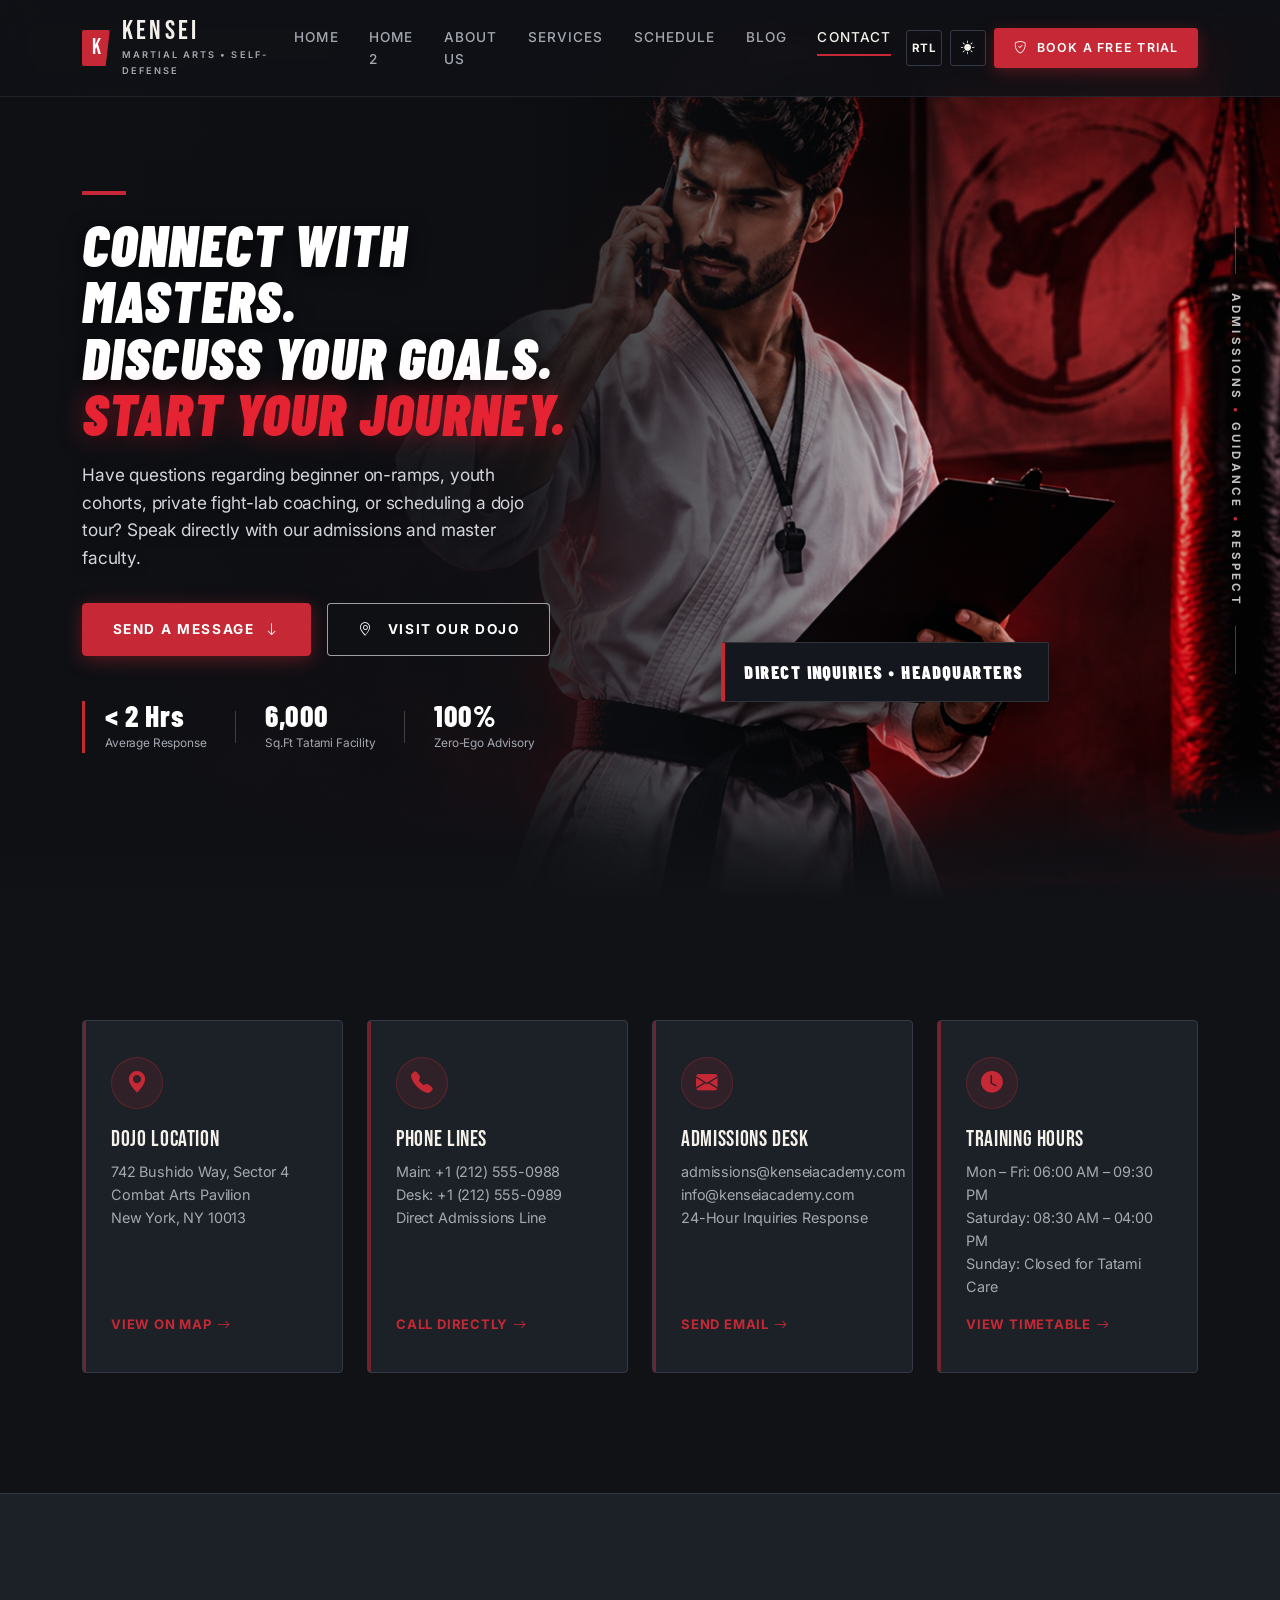
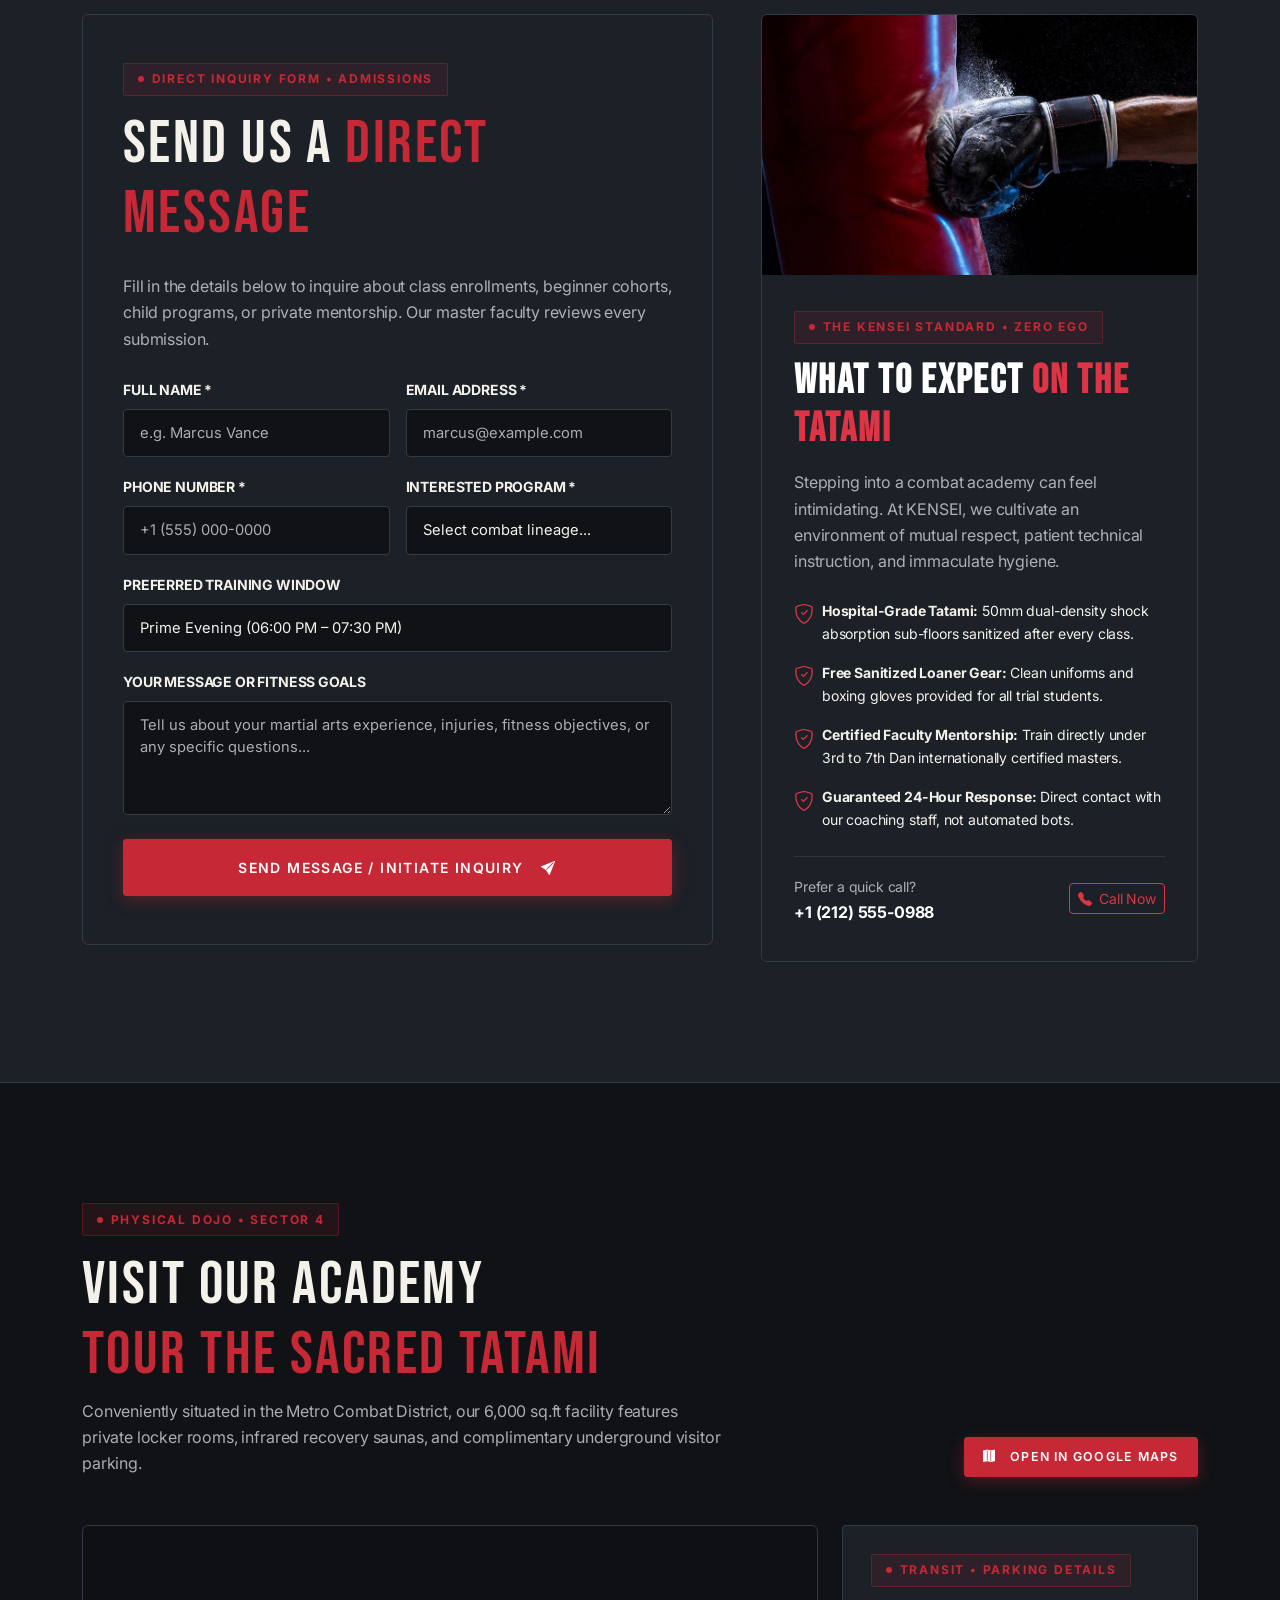
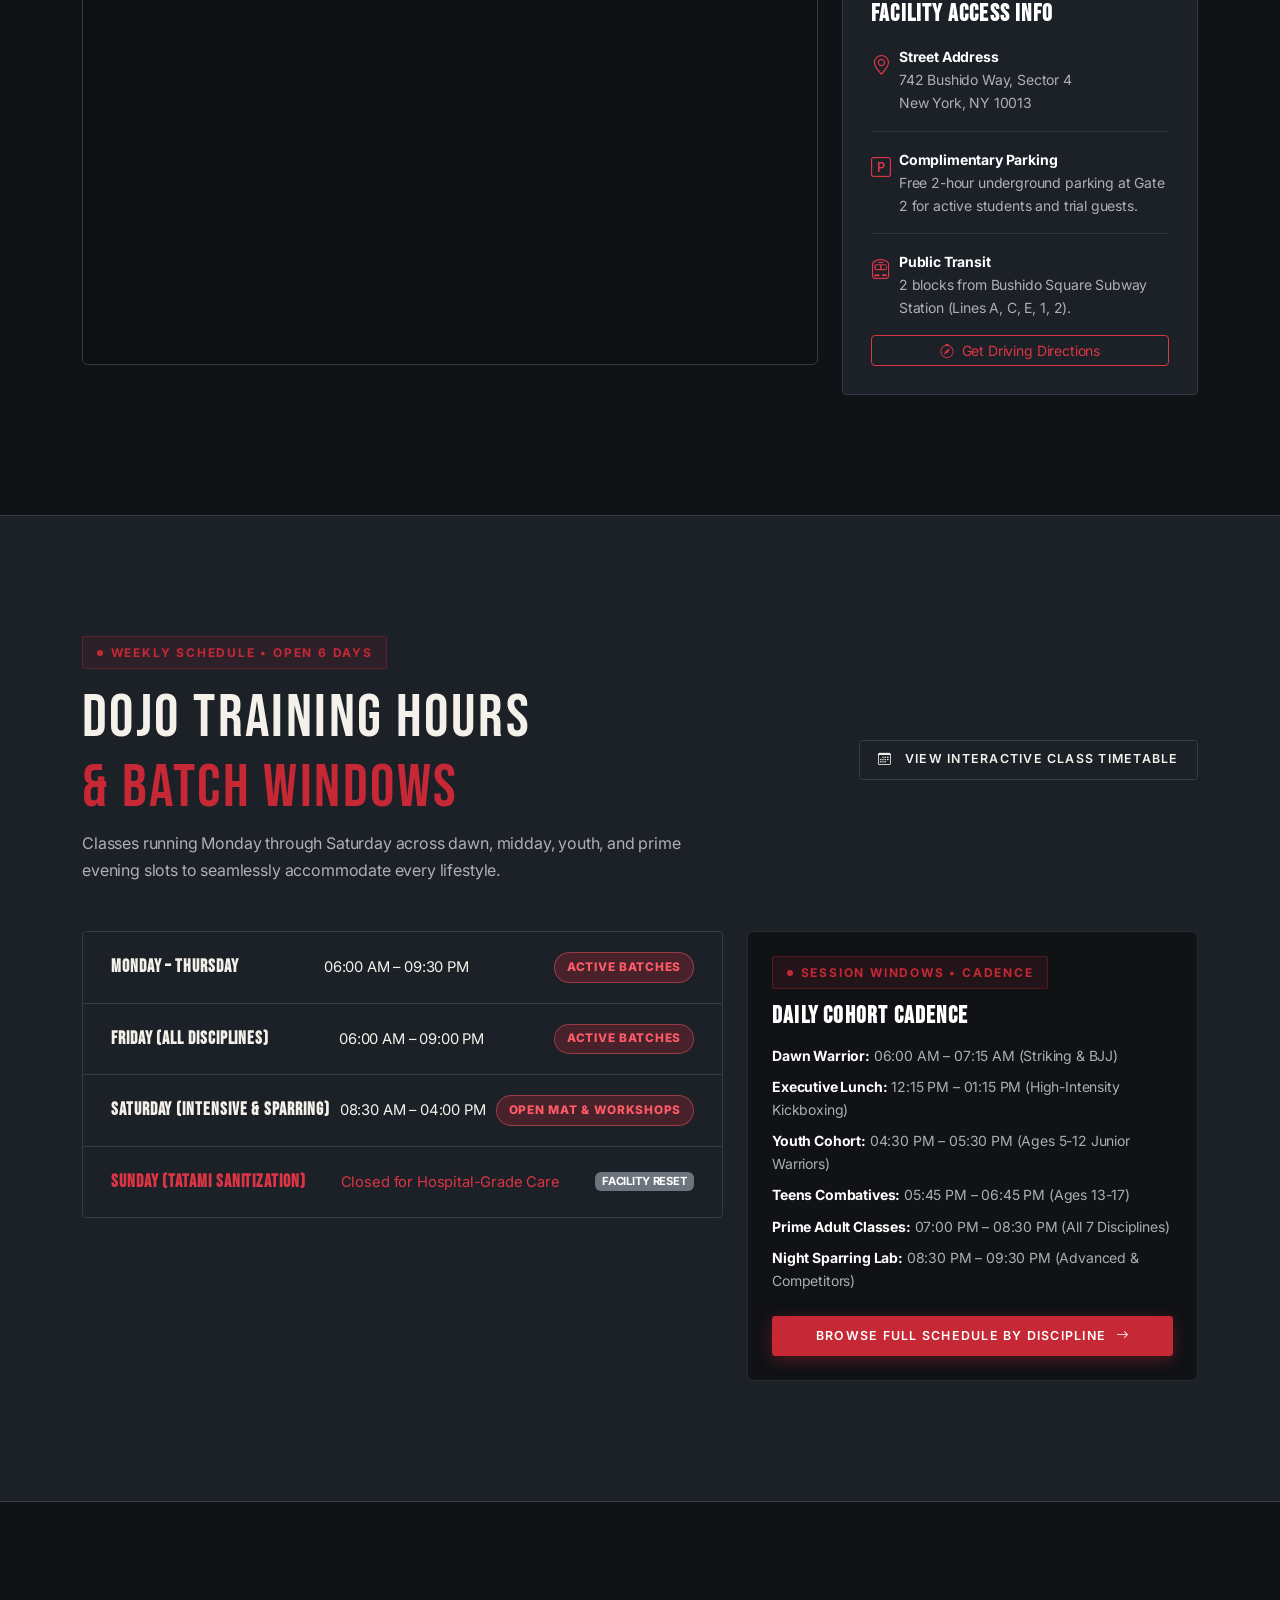
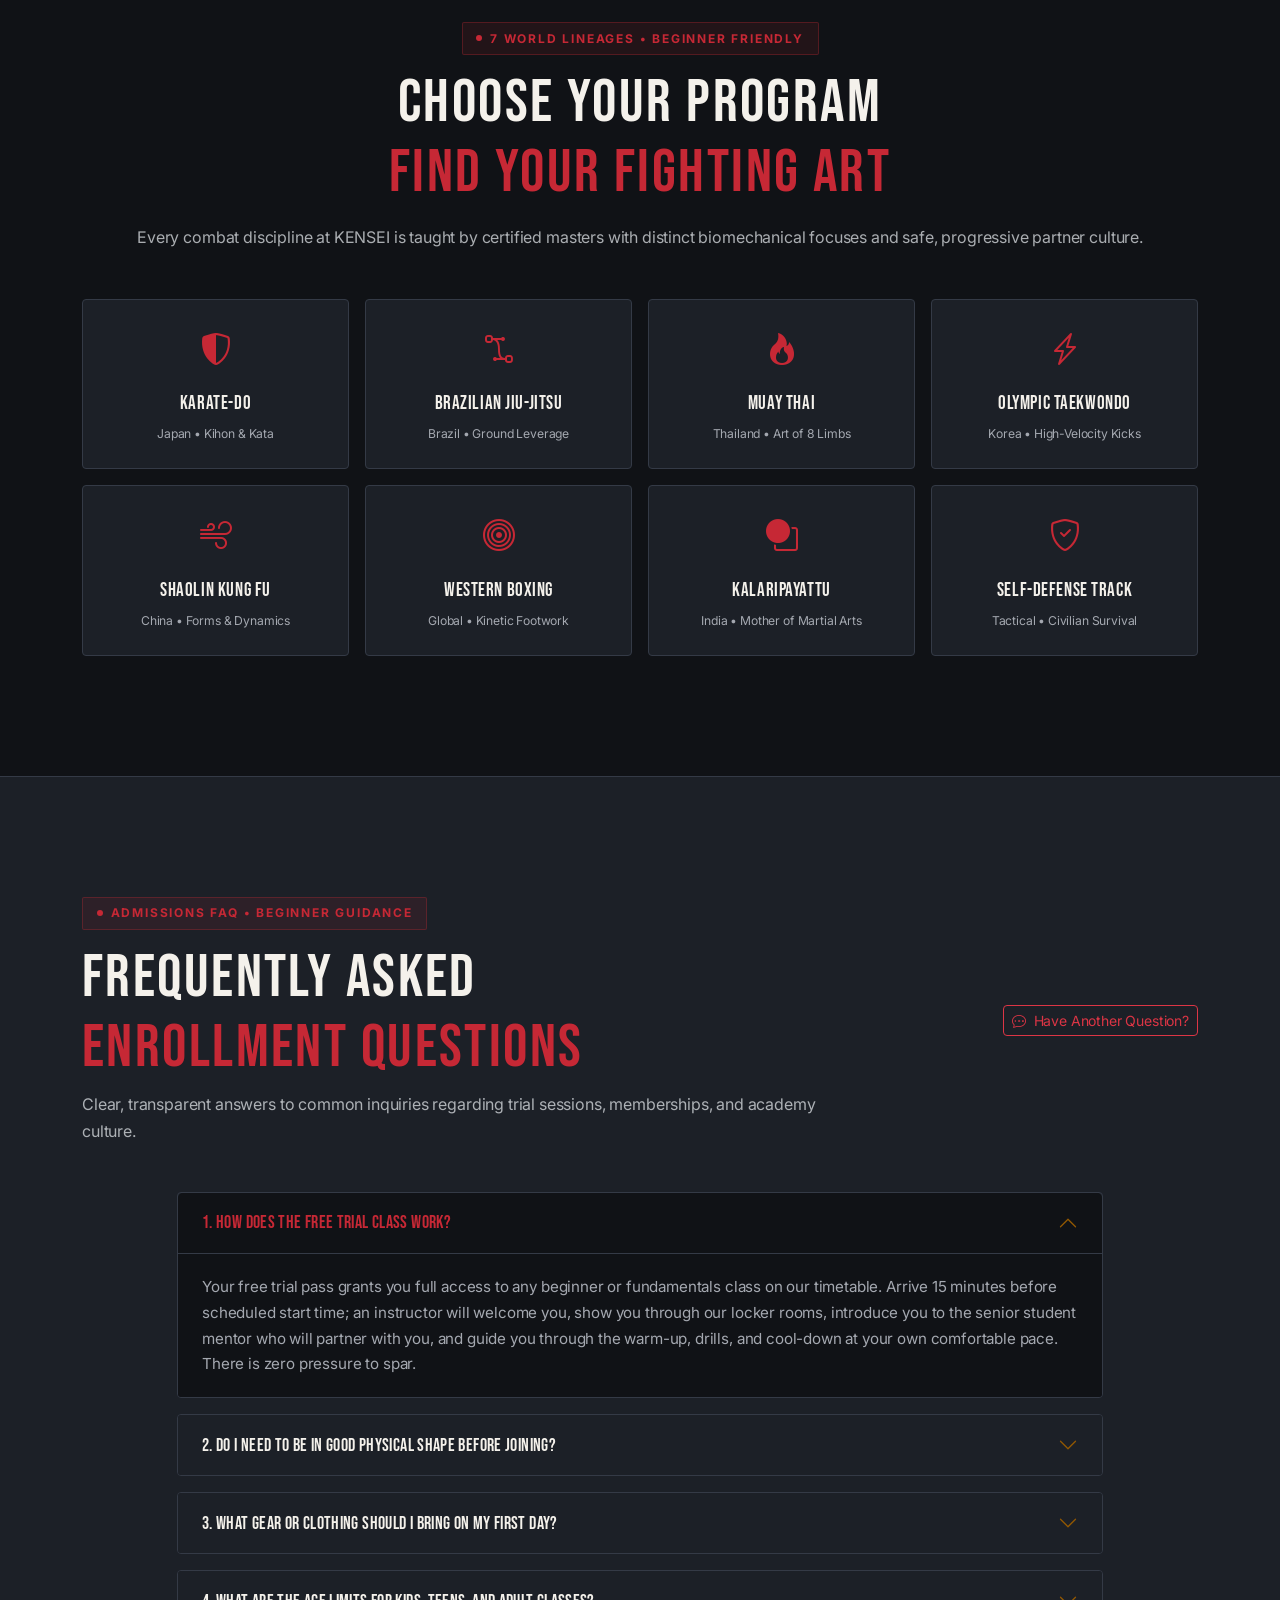
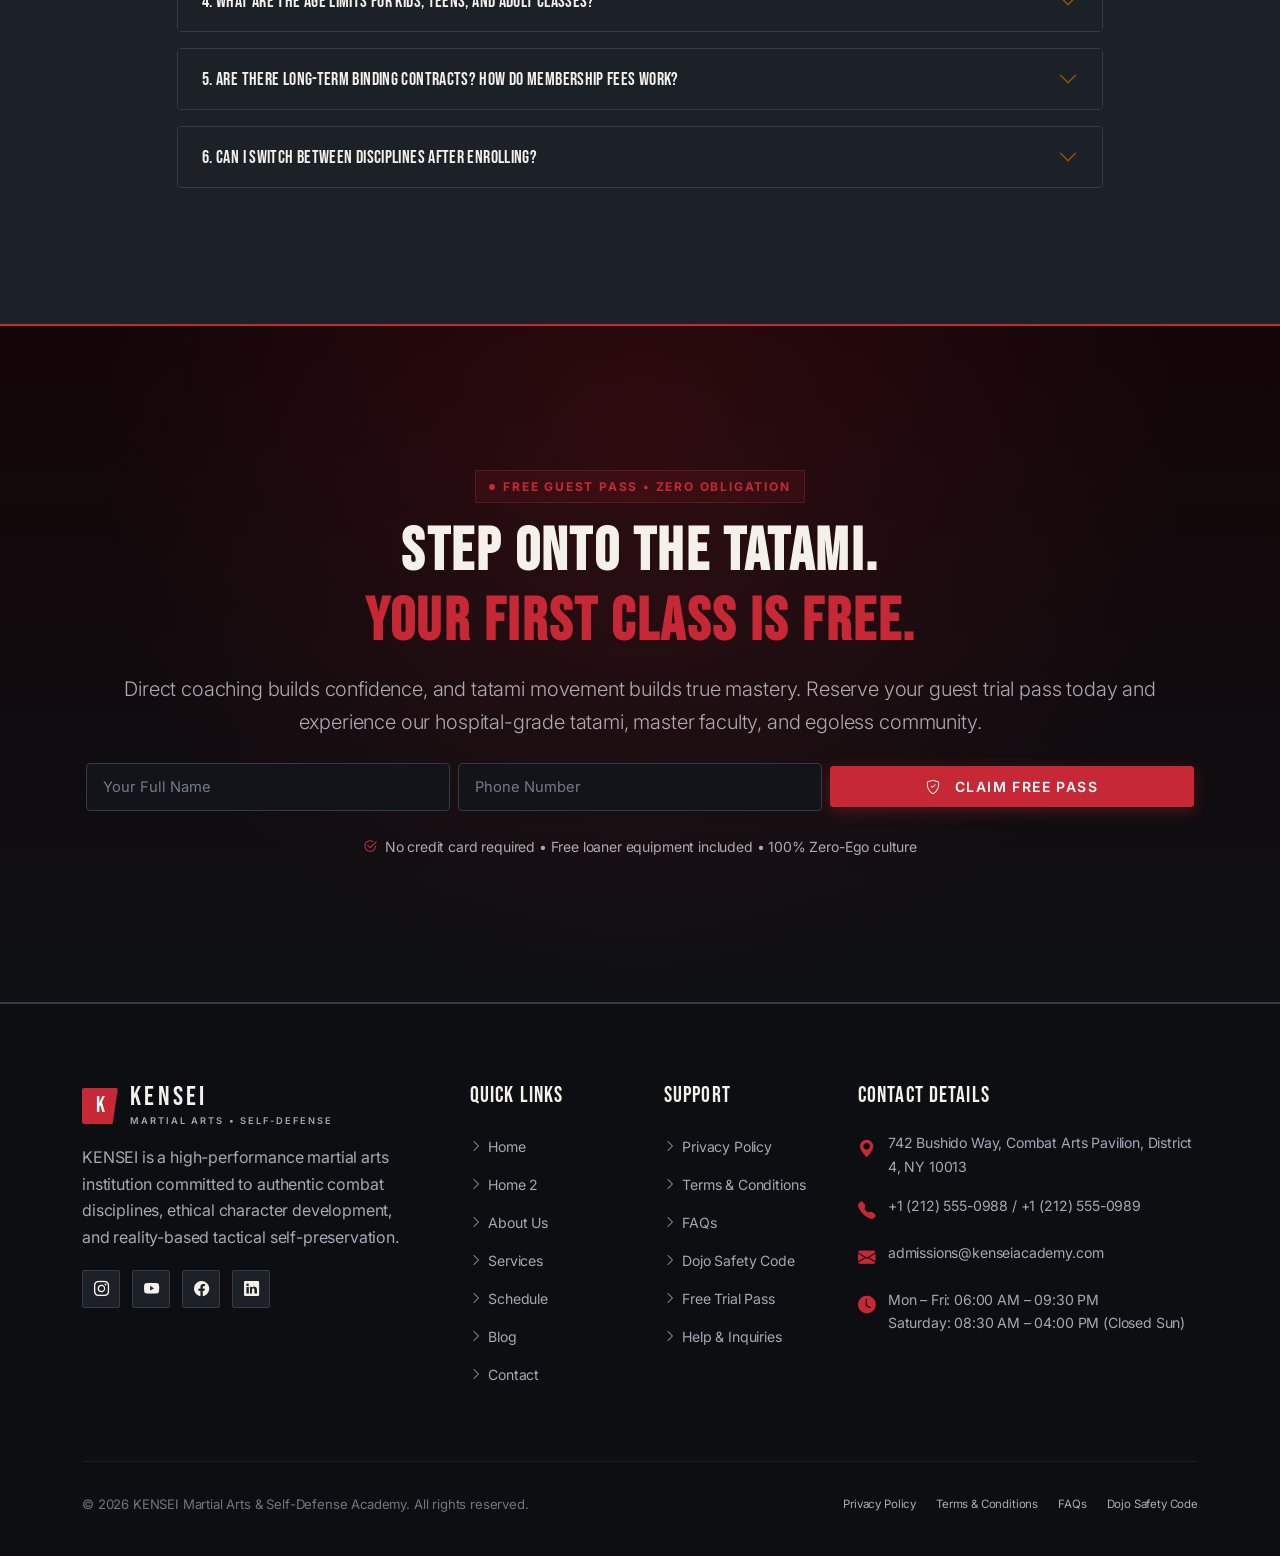
<file: contact.html>
<!DOCTYPE html>
<html lang="en" data-bs-theme="dark" dir="ltr">
<head>
  <meta charset="UTF-8">
  <meta name="viewport" content="width=device-width, initial-scale=1.0">
  <title>Contact Us &amp; Free Trial Admissions | KENSEI Martial Arts Academy</title>
  <meta name="description" content="Get in touch with KENSEI Martial Arts Academy. Book your free trial class, tour our 6,000 sq.ft dojo in Sector 4 NY, or speak directly with our master admissions faculty.">

  <!-- Google Fonts: Barlow Condensed, Bebas Neue & Inter -->
  <link rel="preconnect" href="https://fonts.googleapis.com">
  <link rel="preconnect" href="https://fonts.gstatic.com" crossorigin>
  <link href="https://fonts.googleapis.com/css2?family=Barlow+Condensed:ital,wght@1,700;1,800;1,900&family=Bebas+Neue&family=Inter:wght@300;400;500;600;700;800&display=swap" rel="stylesheet">

  <!-- Bootstrap 5.3.3 CSS -->
  <link href="https://cdn.jsdelivr.net/npm/bootstrap@5.3.3/dist/css/bootstrap.min.css" rel="stylesheet">
  
  <!-- Bootstrap Icons -->
  <link rel="stylesheet" href="https://cdn.jsdelivr.net/npm/bootstrap-icons@1.11.3/font/bootstrap-icons.min.css">

  <!-- Custom Stylesheet -->
  <link rel="stylesheet" href="css/style.css">
  <!-- Favicon & Brand Icons -->
  <link rel="icon" type="image/svg+xml" href="assets/images/favicon.svg">
  <link rel="icon" type="image/png" sizes="32x32" href="assets/images/favicon-32x32.png">
  <link rel="apple-touch-icon" sizes="180x180" href="assets/images/apple-touch-icon.png">
  <link rel="shortcut icon" href="favicon.ico">
</head>
<body>

    <!-- HEADER / NAVBAR -->
  <header>
    <nav class="navbar navbar-expand-lg kensei-navbar" aria-label="Main navigation">
      <div class="container-xl d-flex align-items-center justify-content-between">
        <!-- Brand Wordmark -->
        <a class="brand-link" href="index.html">
          <div class="brand-symbol" aria-hidden="true">K</div>
          <div class="brand-text">
            <span class="brand-title">KENSEI</span>
            <span class="brand-subtitle">Martial Arts &bull; Self-Defense</span>
          </div>
        </a>

        <!-- Right Side Controls (RTL + Theme + Desktop CTA + Mobile Hamburger) -->
        <div class="d-flex align-items-center gap-2 order-lg-3 nav-header-actions">
          <!-- RTL / LTR Toggle -->
          <button id="rtlToggleBtn" class="nav-util-btn" title="Toggle RTL / LTR" aria-label="Toggle Text Direction">
            <span id="rtlToggleLabel" class="rtl-toggle-text">RTL</span>
          </button>

          <!-- Light / Dark Theme Toggle -->
          <button id="themeToggleBtn" class="nav-util-btn" title="Switch Theme" aria-label="Toggle Theme">
            <i id="themeToggleIcon" class="bi bi-sun-fill"></i>
          </button>

          <!-- Desktop Book a Free Trial CTA -->
          <a href="schedule.html" class="btn-kensei btn-kensei-primary btn-kensei-sm d-none d-lg-inline-flex" data-trial-program="General Inquiry">
            <i class="bi bi-shield-check"></i>
            <span>Book a Free Trial</span>
          </a>

          <!-- Mobile Hamburger Toggler -->
          <button class="navbar-toggler" type="button" data-bs-toggle="collapse" data-bs-target="#kenseiNavContent" aria-controls="kenseiNavContent" aria-expanded="false" aria-label="Toggle navigation">
            <i class="bi bi-list fs-4"></i>
          </button>
        </div>

        <!-- Collapsible Navigation Menu -->
        <div class="collapse navbar-collapse order-lg-2" id="kenseiNavContent">
          <ul class="navbar-nav mx-auto mb-2 mb-lg-0">
            <li class="nav-item">
              <a class="nav-link "  href="index.html">Home</a>
            </li>
            <li class="nav-item">
              <a class="nav-link "  href="home-2.html">Home 2</a>
            </li>
            <li class="nav-item">
              <a class="nav-link "  href="about.html">About Us</a>
            </li>
            <li class="nav-item">
              <a class="nav-link "  href="services.html">Services</a>
            </li>
            <li class="nav-item">
              <a class="nav-link "  href="schedule.html">Schedule</a>
            </li>
            <li class="nav-item">
              <a class="nav-link "  href="blog.html">Blog</a>
            </li>
            <li class="nav-item">
              <a class="nav-link active" aria-current="page" href="contact.html">Contact</a>
            </li>
          </ul>

          <!-- Mobile-only CTA inside opened menu -->
          <div class="d-lg-none mt-3 pt-3 border-top border-secondary-subtle">
            <a href="schedule.html" class="btn-kensei btn-kensei-primary w-100 justify-content-center" data-trial-program="General Inquiry">
              <i class="bi bi-shield-check"></i>
              <span>Book a Free Trial</span>
            </a>
          </div>
        </div>
      </div>
    </nav>
  </header>

  <main>
    <!-- 1. CONTACT HERO (Home 2 Exact Architecture with Martial Arts Coach on Call) -->
    <section class="home2-hero-section contact-hero-dark-version" id="hero-contact">
      <!-- Cinematic Background Container using Martial Arts Coach on Call artwork -->
      <div class="home2-hero-bg">
        <img src="assets/images/Martial%20Arts%20Coach%20on%20Call.png"
          alt="Martial Arts Coach on Call &mdash; KENSEI Academy Admissions" class="home2-hero-img contact-dark-hero-img">
        <div class="home2-hero-scrim-left about-scrim-left-deep" aria-hidden="true"></div>
        <div class="home2-hero-scrim-bottom" aria-hidden="true"></div>
      </div>

      <!-- Right Edge Vertical Watermark: ADMISSIONS • GUIDANCE • RESPECT -->
      <div class="home2-vertical-watermark" aria-hidden="true">
        <span class="home2-watermark-line"></span>
        <span class="home2-watermark-text">ADMISSIONS <span class="red-bullet">&bull;</span> GUIDANCE <span class="red-bullet">&bull;</span> RESPECT</span>
        <span class="home2-watermark-line"></span>
      </div>

      <!-- Floating Angular Badge: DIRECT INQUIRIES • HEADQUARTERS -->
      <div class="home2-floating-badge reveal-on-scroll">
        <span class="home2-floating-text">DIRECT INQUIRIES &bull; HEADQUARTERS</span>
      </div>

      <!-- Hero Content Container -->
      <div class="container-xl home2-hero-content">
        <div class="row align-items-center">
          <div class="col-lg-7 col-xl-6">
            <!-- Top Red Accent Bar -->
            <span class="home2-accent-bar reveal-on-scroll" aria-hidden="true"></span>

            <!-- 3-Line Slanted Bold Headline (Home 2 Style) -->
            <h1 class="home2-hero-headline reveal-on-scroll reveal-delay-1">
              <span class="text-white-line">CONNECT WITH MASTERS.</span>
              <span class="text-white-line">DISCUSS YOUR GOALS.</span>
              <span class="text-red-line">START YOUR JOURNEY.</span>
            </h1>

            <!-- Short Supporting Description -->
            <p class="home2-hero-lead reveal-on-scroll reveal-delay-2">
              Have questions regarding beginner on-ramps, youth cohorts, private fight-lab coaching, or scheduling a dojo tour? Speak directly with our admissions and master faculty.
            </p>

            <!-- Dual CTA Action Buttons (Home 2 Style) -->
            <div class="home2-btn-group reveal-on-scroll reveal-delay-3">
              <a href="#send-message" class="home2-btn-primary">
                <span>SEND A MESSAGE</span>
                <i class="bi bi-arrow-down"></i>
              </a>
              <a href="#visit-academy" class="home2-btn-outline">
                <i class="bi bi-geo-alt me-1"></i>
                <span>VISIT OUR DOJO</span>
              </a>
            </div>

            <!-- Bottom 3-Part Stats Strip with Left Red Border (Home 2 Style) -->
            <div class="home2-stats-strip reveal-on-scroll reveal-delay-4">
              <!-- Stat 1: < 2 Hrs Response -->
              <div class="home2-stat-unit">
                <span class="home2-stat-num">&lt; 2 Hrs</span>
                <span class="home2-stat-lbl">Average Response</span>
              </div>

              <div class="home2-stat-sep" aria-hidden="true"></div>

              <!-- Stat 2: 6,000 Sq.Ft -->
              <div class="home2-stat-unit">
                <span class="home2-stat-num">6,000</span>
                <span class="home2-stat-lbl">Sq.Ft Tatami Facility</span>
              </div>

              <div class="home2-stat-sep" aria-hidden="true"></div>

              <!-- Stat 3: 100% Zero-Ego -->
              <div class="home2-stat-unit">
                <span class="home2-stat-num">100%</span>
                <span class="home2-stat-lbl">Zero-Ego Advisory</span>
              </div>
            </div>
          </div>
        </div>
      </div>
    </section>

    <!-- 2. CONTACT INFORMATION (4 COMPACT CARDS) -->
    <section class="section-padding" style="background: var(--bg-midnight); border-bottom: 1px solid var(--border-slate);">
      <div class="container-xl">
        <div class="row g-4">
          <!-- Card 1: Location -->
          <div class="col-lg-3 col-md-6">
            <div class="contact-info-card">
              <div class="contact-info-icon">
                <i class="bi bi-geo-alt-fill"></i>
              </div>
              <h3 class="contact-info-title">Dojo Location</h3>
              <p class="contact-info-text">
                742 Bushido Way, Sector 4<br>
                Combat Arts Pavilion<br>
                New York, NY 10013
              </p>
              <a href="#visit-academy" class="contact-info-link">
                <span>View On Map</span>
                <i class="bi bi-arrow-right"></i>
              </a>
            </div>
          </div>

          <!-- Card 2: Phone -->
          <div class="col-lg-3 col-md-6">
            <div class="contact-info-card">
              <div class="contact-info-icon">
                <i class="bi bi-telephone-fill"></i>
              </div>
              <h3 class="contact-info-title">Phone Lines</h3>
              <p class="contact-info-text">
                Main: +1 (212) 555-0988<br>
                Desk: +1 (212) 555-0989<br>
                Direct Admissions Line
              </p>
              <a href="tel:+12125550988" class="contact-info-link">
                <span>Call Directly</span>
                <i class="bi bi-arrow-right"></i>
              </a>
            </div>
          </div>

          <!-- Card 3: Email -->
          <div class="col-lg-3 col-md-6">
            <div class="contact-info-card">
              <div class="contact-info-icon">
                <i class="bi bi-envelope-fill"></i>
              </div>
              <h3 class="contact-info-title">Admissions Desk</h3>
              <p class="contact-info-text">
                admissions@kenseiacademy.com<br>
                info@kenseiacademy.com<br>
                24-Hour Inquiries Response
              </p>
              <a href="mailto:admissions@kenseiacademy.com" class="contact-info-link">
                <span>Send Email</span>
                <i class="bi bi-arrow-right"></i>
              </a>
            </div>
          </div>

          <!-- Card 4: Operating Hours -->
          <div class="col-lg-3 col-md-6">
            <div class="contact-info-card">
              <div class="contact-info-icon">
                <i class="bi bi-clock-fill"></i>
              </div>
              <h3 class="contact-info-title">Training Hours</h3>
              <p class="contact-info-text">
                Mon &ndash; Fri: 06:00 AM &ndash; 09:30 PM<br>
                Saturday: 08:30 AM &ndash; 04:00 PM<br>
                Sunday: Closed for Tatami Care
              </p>
              <a href="#training-hours" class="contact-info-link">
                <span>View Timetable</span>
                <i class="bi bi-arrow-right"></i>
              </a>
            </div>
          </div>
        </div>
      </div>
    </section>

    <!-- 3. SEND US A MESSAGE (SPLIT LAYOUT: FORM + DOJO SPOTLIGHT) -->
    <section class="section-padding" id="send-message" style="background: var(--bg-charcoal);">
      <div class="container-xl">
        <div class="row g-5 align-items-stretch">
          
          <!-- Left Column: Form -->
          <div class="col-lg-7">
            <div class="contact-form-container">
              <span class="section-badge mb-2">Direct Inquiry Form &bull; Admissions</span>
              <h2 class="section-title mb-4">
                SEND US A <span class="text-combat-red">DIRECT MESSAGE</span>
              </h2>
              <p class="text-muted mb-4 fs-6">
                Fill in the details below to inquire about class enrollments, beginner cohorts, child programs, or private mentorship. Our master faculty reviews every submission.
              </p>

              <form id="contactForm">
                <div class="row g-3">
                  <!-- Full Name -->
                  <div class="col-md-6">
                    <label for="contactName" class="form-label text-ivory small fw-bold text-uppercase">Full Name *</label>
                    <input type="text" id="contactName" required class="form-control contact-input-control" placeholder="e.g. Marcus Vance">
                  </div>

                  <!-- Email Address -->
                  <div class="col-md-6">
                    <label for="contactEmail" class="form-label text-ivory small fw-bold text-uppercase">Email Address *</label>
                    <input type="email" id="contactEmail" required class="form-control contact-input-control" placeholder="marcus@example.com">
                  </div>

                  <!-- Phone Number -->
                  <div class="col-md-6">
                    <label for="contactPhone" class="form-label text-ivory small fw-bold text-uppercase">Phone Number *</label>
                    <input type="tel" id="contactPhone" required class="form-control contact-input-control" placeholder="+1 (555) 000-0000">
                  </div>

                  <!-- Interested Program -->
                  <div class="col-md-6">
                    <label for="contactProgram" class="form-label text-ivory small fw-bold text-uppercase">Interested Program *</label>
                    <select id="contactProgram" required class="form-select contact-input-control">
                      <option value="" disabled selected>Select combat lineage...</option>
                      <option value="Karate">Traditional Karate-Do (Shotokan)</option>
                      <option value="BJJ">Brazilian Jiu-Jitsu (BJJ Gi &amp; No-Gi)</option>
                      <option value="Muay Thai">Muay Thai Kickboxing</option>
                      <option value="Taekwondo">Olympic Taekwondo</option>
                      <option value="Kung Fu">Shaolin Kung Fu &amp; Wushu</option>
                      <option value="Boxing">Western Boxing &amp; Footwork</option>
                      <option value="Kalaripayattu">Kalaripayattu Warriors</option>
                      <option value="Self-Defense">Tactical Civilian Self-Defense</option>
                      <option value="Youth">Youth / Junior Martial Arts (Ages 5-12)</option>
                      <option value="All">All 7 Lineages (Hybrid Warrior)</option>
                    </select>
                  </div>

                  <!-- Preferred Training Time -->
                  <div class="col-12">
                    <label for="contactTime" class="form-label text-ivory small fw-bold text-uppercase">Preferred Training Window</label>
                    <select id="contactTime" class="form-select contact-input-control">
                      <option value="Dawn (06:00 AM - 07:15 AM)">Dawn Warrior (06:00 AM &ndash; 07:15 AM)</option>
                      <option value="Midday (12:15 PM - 01:15 PM)">Executive Lunch (12:15 PM &ndash; 01:15 PM)</option>
                      <option value="Youth (04:30 PM - 05:30 PM)">Youth Junior Cohort (04:30 PM &ndash; 05:30 PM)</option>
                      <option value="Evening (06:00 PM - 07:30 PM)" selected>Prime Evening (06:00 PM &ndash; 07:30 PM)</option>
                      <option value="Night (07:45 PM - 09:15 PM)">Night Tatami (07:45 PM &ndash; 09:15 PM)</option>
                      <option value="Saturday (09:30 AM - 11:30 AM)">Saturday Intensive (09:30 AM &ndash; 11:30 AM)</option>
                    </select>
                  </div>

                  <!-- Message -->
                  <div class="col-12">
                    <label for="contactMessage" class="form-label text-ivory small fw-bold text-uppercase">Your Message or Fitness Goals</label>
                    <textarea id="contactMessage" rows="4" class="form-control contact-input-control" placeholder="Tell us about your martial arts experience, injuries, fitness objectives, or any specific questions..."></textarea>
                  </div>

                  <!-- Submit -->
                  <div class="col-12 pt-2">
                    <button type="submit" class="btn-kensei btn-kensei-primary w-100 py-3">
                      <span>Send Message / Initiate Inquiry</span>
                      <i class="bi bi-send-fill ms-2"></i>
                    </button>
                  </div>
                </div>
              </form>

              <!-- Form Submission Success Alert -->
              <div id="contactFormSuccess" class="alert alert-success mt-4 d-none" role="alert">
                <i class="bi bi-check-circle-fill me-2 fs-5"></i>
                <strong>Message Dispatched!</strong> Thank you for reaching out. A senior admissions coach from KENSEI Academy will reply to your inquiry within 24 business hours.
              </div>
            </div>
          </div>

          <!-- Right Column: Dojo Spotlight -->
          <div class="col-lg-5">
            <div class="contact-side-card">
              <div class="contact-side-img-wrap">
                <img src="assets/images/inside-dojo.jpg" alt="KENSEI Academy Tatami Hall" class="contact-side-img">
              </div>
              <div class="contact-side-content">
                <div>
                  <span class="section-badge mb-2">The KENSEI Standard &bull; Zero Ego</span>
                  <h3 class="display-6 fw-bold text-uppercase text-white mb-3">
                    WHAT TO EXPECT <span class="text-danger">ON THE TATAMI</span>
                  </h3>
                  <p class="text-muted fs-6 mb-4">
                    Stepping into a combat academy can feel intimidating. At KENSEI, we cultivate an environment of mutual respect, patient technical instruction, and immaculate hygiene.
                  </p>

                  <ul class="list-unstyled d-flex flex-column gap-3 mb-4">
                    <li class="d-flex align-items-start gap-2 text-ivory small">
                      <i class="bi bi-shield-check text-danger fs-5 mt-n1"></i>
                      <span><strong>Hospital-Grade Tatami:</strong> 50mm dual-density shock absorption sub-floors sanitized after every class.</span>
                    </li>
                    <li class="d-flex align-items-start gap-2 text-ivory small">
                      <i class="bi bi-shield-check text-danger fs-5 mt-n1"></i>
                      <span><strong>Free Sanitized Loaner Gear:</strong> Clean uniforms and boxing gloves provided for all trial students.</span>
                    </li>
                    <li class="d-flex align-items-start gap-2 text-ivory small">
                      <i class="bi bi-shield-check text-danger fs-5 mt-n1"></i>
                      <span><strong>Certified Faculty Mentorship:</strong> Train directly under 3rd to 7th Dan internationally certified masters.</span>
                    </li>
                    <li class="d-flex align-items-start gap-2 text-ivory small">
                      <i class="bi bi-shield-check text-danger fs-5 mt-n1"></i>
                      <span><strong>Guaranteed 24-Hour Response:</strong> Direct contact with our coaching staff, not automated bots.</span>
                    </li>
                  </ul>
                </div>

                <div class="pt-3 border-top border-secondary border-opacity-25 d-flex justify-content-between align-items-center">
                  <div>
                    <span class="text-muted small">Prefer a quick call?</span>
                    <div class="fw-bold text-white fs-6">+1 (212) 555-0988</div>
                  </div>
                  <a href="tel:+12125550988" class="btn btn-outline-danger btn-sm">
                    <i class="bi bi-telephone-fill me-1"></i> Call Now
                  </a>
                </div>
              </div>
            </div>
          </div>

        </div>
      </div>
    </section>

    <!-- 4. VISIT OUR ACADEMY (GOOGLE MAPS + FACILITY DETAILS) -->
    <section class="section-padding" id="visit-academy" style="background: var(--bg-midnight); border-top: 1px solid var(--border-slate);">
      <div class="container-xl">
        <div class="row align-items-end justify-content-between mb-5">
          <div class="col-lg-7">
            <span class="section-badge mb-2">Physical Dojo &bull; Sector 4</span>
            <h2 class="section-title mb-2">
              VISIT OUR ACADEMY <br><span class="text-combat-red">TOUR THE SACRED TATAMI</span>
            </h2>
            <p class="text-muted mb-0 max-w-600">
              Conveniently situated in the Metro Combat District, our 6,000 sq.ft facility features private locker rooms, infrared recovery saunas, and complimentary underground visitor parking.
            </p>
          </div>
          <div class="col-lg-5 text-lg-end mt-3 mt-lg-0">
            <a href="https://maps.google.com/?q=742+Bushido+Way+New+York+NY" target="_blank" rel="noopener" class="btn-kensei btn-kensei-primary btn-kensei-sm">
              <i class="bi bi-map-fill me-1"></i>
              <span>Open in Google Maps</span>
            </a>
          </div>
        </div>

        <div class="row g-4 align-items-stretch">
          <!-- Left: Google Map Embed -->
          <div class="col-lg-8">
            <div class="map-embed-wrapper">
              <iframe 
                class="map-embed-iframe"
                title="KENSEI Martial Arts Academy Location"
                src="https://www.google.com/maps/embed?pb=!1m18!1m12!1m3!1d12093.59739462215!2d-74.0089!3d40.7188!2m3!1f0!2f0!3f0!3m2!1i1024!2i768!4f13.1!3m3!1m2!1s0x89c259880d859b85%3A0xb3518a4a35071dfb!2sTribeca%2C%20New%20York%2C%20NY%2010013!5e0!3m2!1sen!2sus!4v1700000000000!5m2!1sen!2sus"
                allowfullscreen="" 
                loading="lazy" 
                referrerpolicy="no-referrer-when-downgrade">
              </iframe>
            </div>
          </div>

          <!-- Right: Location Details Card -->
          <div class="col-lg-4">
            <div class="map-facility-floating-card d-flex flex-column justify-content-between">
              <div>
                <span class="section-badge mb-2">Transit &bull; Parking Details</span>
                <h3 class="display-6 fs-4 fw-bold text-white mb-3">Facility Access Info</h3>
                
                <div class="mb-3 pb-3 border-bottom border-secondary border-opacity-25">
                  <div class="d-flex gap-2">
                    <i class="bi bi-geo-alt text-danger fs-5 mt-1"></i>
                    <div>
                      <div class="fw-bold text-white small">Street Address</div>
                      <div class="text-muted small">742 Bushido Way, Sector 4<br>New York, NY 10013</div>
                    </div>
                  </div>
                </div>

                <div class="mb-3 pb-3 border-bottom border-secondary border-opacity-25">
                  <div class="d-flex gap-2">
                    <i class="bi bi-p-square text-danger fs-5 mt-1"></i>
                    <div>
                      <div class="fw-bold text-white small">Complimentary Parking</div>
                      <div class="text-muted small">Free 2-hour underground parking at Gate 2 for active students and trial guests.</div>
                    </div>
                  </div>
                </div>

                <div class="mb-3">
                  <div class="d-flex gap-2">
                    <i class="bi bi-train-front text-danger fs-5 mt-1"></i>
                    <div>
                      <div class="fw-bold text-white small">Public Transit</div>
                      <div class="text-muted small">2 blocks from Bushido Square Subway Station (Lines A, C, E, 1, 2).</div>
                    </div>
                  </div>
                </div>
              </div>

              <div>
                <a href="https://maps.google.com/?q=742+Bushido+Way+New+York+NY" target="_blank" rel="noopener" class="btn btn-outline-danger btn-sm w-100">
                  <i class="bi bi-compass me-1"></i> Get Driving Directions
                </a>
              </div>
            </div>
          </div>
        </div>
      </div>
    </section>

    <!-- 5. TRAINING HOURS & TIMETABLE BREAKDOWN -->
    <section class="section-padding" id="training-hours" style="background: var(--bg-charcoal); border-top: 1px solid var(--border-slate);">
      <div class="container-xl">
        <div class="row align-items-center mb-5">
          <div class="col-lg-7">
            <span class="section-badge mb-2">Weekly Schedule &bull; Open 6 Days</span>
            <h2 class="section-title mb-2">
              DOJO TRAINING HOURS <br><span class="text-combat-red">&amp; BATCH WINDOWS</span>
            </h2>
            <p class="text-muted mb-0">
              Classes running Monday through Saturday across dawn, midday, youth, and prime evening slots to seamlessly accommodate every lifestyle.
            </p>
          </div>
          <div class="col-lg-5 text-lg-end mt-3 mt-lg-0">
            <a href="schedule.html" class="btn-kensei btn-kensei-outline btn-kensei-sm">
              <i class="bi bi-calendar3 me-1"></i>
              <span>View Interactive Class Timetable</span>
            </a>
          </div>
        </div>

        <div class="row g-4">
          <!-- Hours Schedule Table -->
          <div class="col-lg-7">
            <div class="hours-table-card">
              <div class="hours-row">
                <span class="hours-day">Monday &ndash; Thursday</span>
                <span class="hours-time">06:00 AM &ndash; 09:30 PM</span>
                <span class="hours-badge">Active Batches</span>
              </div>
              <div class="hours-row">
                <span class="hours-day">Friday (All Disciplines)</span>
                <span class="hours-time">06:00 AM &ndash; 09:00 PM</span>
                <span class="hours-badge">Active Batches</span>
              </div>
              <div class="hours-row">
                <span class="hours-day">Saturday (Intensive &amp; Sparring)</span>
                <span class="hours-time">08:30 AM &ndash; 04:00 PM</span>
                <span class="hours-badge">Open Mat &amp; Workshops</span>
              </div>
              <div class="hours-row">
                <span class="hours-day text-danger">Sunday (Tatami Sanitization)</span>
                <span class="hours-time text-danger">Closed for Hospital-Grade Care</span>
                <span class="badge bg-secondary text-uppercase" style="font-size: 0.7rem;">Facility Reset</span>
              </div>
            </div>
          </div>

          <!-- Quick Timing Windows Box -->
          <div class="col-lg-5">
            <div class="p-4 rounded border border-secondary border-opacity-25 h-100 d-flex flex-column justify-content-between" style="background: var(--bg-midnight);">
              <div>
                <span class="section-badge mb-2">Session Windows &bull; Cadence</span>
                <h4 class="text-white fw-bold mb-3">Daily Cohort Cadence</h4>
                <ul class="list-unstyled d-flex flex-column gap-2 small text-muted mb-4">
                  <li><strong class="text-white">Dawn Warrior:</strong> 06:00 AM &ndash; 07:15 AM (Striking &amp; BJJ)</li>
                  <li><strong class="text-white">Executive Lunch:</strong> 12:15 PM &ndash; 01:15 PM (High-Intensity Kickboxing)</li>
                  <li><strong class="text-white">Youth Cohort:</strong> 04:30 PM &ndash; 05:30 PM (Ages 5-12 Junior Warriors)</li>
                  <li><strong class="text-white">Teens Combatives:</strong> 05:45 PM &ndash; 06:45 PM (Ages 13-17)</li>
                  <li><strong class="text-white">Prime Adult Classes:</strong> 07:00 PM &ndash; 08:30 PM (All 7 Disciplines)</li>
                  <li><strong class="text-white">Night Sparring Lab:</strong> 08:30 PM &ndash; 09:30 PM (Advanced &amp; Competitors)</li>
                </ul>
              </div>
              <a href="schedule.html" class="btn-kensei btn-kensei-primary btn-kensei-sm w-100 justify-content-center">
                <span>Browse Full Schedule by Discipline</span>
                <i class="bi bi-arrow-right"></i>
              </a>
            </div>
          </div>
        </div>
      </div>
    </section>

    <!-- 6. CHOOSE YOUR PROGRAM (QUICK LINKS TO ALL 7 DISCIPLINES) -->
    <section class="section-padding" id="choose-program" style="background: var(--bg-midnight); border-top: 1px solid var(--border-slate);">
      <div class="container-xl">
        <div class="text-center max-w-700 mx-auto mb-5">
          <span class="section-badge mx-auto mb-2">7 World Lineages &bull; Beginner Friendly</span>
          <h2 class="section-title mb-3">
            CHOOSE YOUR PROGRAM <br><span class="text-combat-red">FIND YOUR FIGHTING ART</span>
          </h2>
          <p class="text-muted fs-6">
            Every combat discipline at KENSEI is taught by certified masters with distinct biomechanical focuses and safe, progressive partner culture.
          </p>
        </div>

        <div class="row g-3">
          <!-- Karate -->
          <div class="col-xl-3 col-lg-3 col-md-6 col-6">
            <a href="program-detail.html?art=karate" class="program-quick-card">
              <i class="bi bi-shield-shaded program-quick-icon"></i>
              <div class="program-quick-name">Karate-Do</div>
              <div class="program-quick-sub">Japan &bull; Kihon &amp; Kata</div>
            </a>
          </div>

          <!-- BJJ -->
          <div class="col-xl-3 col-lg-3 col-md-6 col-6">
            <a href="program-detail.html?art=bjj" class="program-quick-card">
              <i class="bi bi-bezier2 program-quick-icon"></i>
              <div class="program-quick-name">Brazilian Jiu-Jitsu</div>
              <div class="program-quick-sub">Brazil &bull; Ground Leverage</div>
            </a>
          </div>

          <!-- Muay Thai -->
          <div class="col-xl-3 col-lg-3 col-md-6 col-6">
            <a href="program-detail.html?art=muaythai" class="program-quick-card">
              <i class="bi bi-fire program-quick-icon"></i>
              <div class="program-quick-name">Muay Thai</div>
              <div class="program-quick-sub">Thailand &bull; Art of 8 Limbs</div>
            </a>
          </div>

          <!-- Taekwondo -->
          <div class="col-xl-3 col-lg-3 col-md-6 col-6">
            <a href="program-detail.html?art=taekwondo" class="program-quick-card">
              <i class="bi bi-lightning-charge program-quick-icon"></i>
              <div class="program-quick-name">Olympic Taekwondo</div>
              <div class="program-quick-sub">Korea &bull; High-Velocity Kicks</div>
            </a>
          </div>

          <!-- Kung Fu -->
          <div class="col-xl-3 col-lg-3 col-md-6 col-6">
            <a href="program-detail.html?art=kungfu" class="program-quick-card">
              <i class="bi bi-wind program-quick-icon"></i>
              <div class="program-quick-name">Shaolin Kung Fu</div>
              <div class="program-quick-sub">China &bull; Forms &amp; Dynamics</div>
            </a>
          </div>

          <!-- Boxing -->
          <div class="col-xl-3 col-lg-3 col-md-6 col-6">
            <a href="program-detail.html?art=boxing" class="program-quick-card">
              <i class="bi bi-bullseye program-quick-icon"></i>
              <div class="program-quick-name">Western Boxing</div>
              <div class="program-quick-sub">Global &bull; Kinetic Footwork</div>
            </a>
          </div>

          <!-- Kalaripayattu -->
          <div class="col-xl-3 col-lg-3 col-md-6 col-6">
            <a href="program-detail.html?art=kalaripayattu" class="program-quick-card">
              <i class="bi bi-circle-square program-quick-icon"></i>
              <div class="program-quick-name">Kalaripayattu</div>
              <div class="program-quick-sub">India &bull; Mother of Martial Arts</div>
            </a>
          </div>

          <!-- Self-Defense -->
          <div class="col-xl-3 col-lg-3 col-md-6 col-6">
            <a href="services.html#specialized-training" class="program-quick-card">
              <i class="bi bi-shield-check program-quick-icon"></i>
              <div class="program-quick-name">Self-Defense Track</div>
              <div class="program-quick-sub">Tactical &bull; Civilian Survival</div>
            </a>
          </div>
        </div>
      </div>
    </section>

    <!-- 7. FREQUENTLY ASKED ENROLLMENT QUESTIONS -->
    <section class="section-padding" id="contact-faq" style="background: var(--bg-charcoal); border-top: 1px solid var(--border-slate);">
      <div class="container-xl">
        <div class="row align-items-center mb-5">
          <div class="col-lg-8">
            <span class="section-badge mb-2">Admissions FAQ &bull; Beginner Guidance</span>
            <h2 class="section-title mb-2">
              FREQUENTLY ASKED <br><span class="text-combat-red">ENROLLMENT QUESTIONS</span>
            </h2>
            <p class="text-muted mb-0">
              Clear, transparent answers to common inquiries regarding trial sessions, memberships, and academy culture.
            </p>
          </div>
          <div class="col-lg-4 text-lg-end mt-3 mt-lg-0">
            <a href="#send-message" class="btn btn-outline-danger btn-sm">
              <i class="bi bi-chat-dots me-1"></i> Have Another Question?
            </a>
          </div>
        </div>

        <div class="row justify-content-center">
          <div class="col-lg-10">
            <div class="accordion blog-faq-accordion" id="contactFaqAccordion">
              
              <!-- FAQ 1 -->
              <div class="accordion-item">
                <h3 class="accordion-header" id="faqOne">
                  <button class="accordion-button" type="button" data-bs-toggle="collapse" data-bs-target="#collapseOne" aria-expanded="true" aria-controls="collapseOne">
                    1. How does the Free Trial class work?
                  </button>
                </h3>
                <div id="collapseOne" class="accordion-collapse collapse show" aria-labelledby="faqOne" data-bs-parent="#contactFaqAccordion">
                  <div class="accordion-body">
                    Your free trial pass grants you full access to any beginner or fundamentals class on our timetable. Arrive 15 minutes before scheduled start time; an instructor will welcome you, show you through our locker rooms, introduce you to the senior student mentor who will partner with you, and guide you through the warm-up, drills, and cool-down at your own comfortable pace. There is zero pressure to spar.
                  </div>
                </div>
              </div>

              <!-- FAQ 2 -->
              <div class="accordion-item">
                <h3 class="accordion-header" id="faqTwo">
                  <button class="accordion-button collapsed" type="button" data-bs-toggle="collapse" data-bs-target="#collapseTwo" aria-expanded="false" aria-controls="collapseTwo">
                    2. Do I need to be in good physical shape before joining?
                  </button>
                </h3>
                <div id="collapseTwo" class="accordion-collapse collapse" aria-labelledby="faqTwo" data-bs-parent="#contactFaqAccordion">
                  <div class="accordion-body">
                    No. Over 70% of our members started with zero martial arts experience and varying fitness levels. Training is designed precisely to build core strength, mobility, and cardiovascular stamina progressively over your first 60 days. You will never be asked to perform beyond your current physical capabilities.
                  </div>
                </div>
              </div>

              <!-- FAQ 3 -->
              <div class="accordion-item">
                <h3 class="accordion-header" id="faqThree">
                  <button class="accordion-button collapsed" type="button" data-bs-toggle="collapse" data-bs-target="#collapseThree" aria-expanded="false" aria-controls="collapseThree">
                    3. What gear or clothing should I bring on my first day?
                  </button>
                </h3>
                <div id="collapseThree" class="accordion-collapse collapse" aria-labelledby="faqThree" data-bs-parent="#contactFaqAccordion">
                  <div class="accordion-body">
                    Wear standard comfortable athletic clothing (t-shirt and shorts/joggers). We train barefoot on sanitized Olympic Tatami. We provide freshly sanitized loaner boxing gloves, shin guards, and Gis for trial students completely free of charge. Just bring a water bottle and an open mind.
                  </div>
                </div>
              </div>

              <!-- FAQ 4 -->
              <div class="accordion-item">
                <h3 class="accordion-header" id="faqFour">
                  <button class="accordion-button collapsed" type="button" data-bs-toggle="collapse" data-bs-target="#collapseFour" aria-expanded="false" aria-controls="collapseFour">
                    4. What are the age limits for Kids, Teens, and Adult classes?
                  </button>
                </h3>
                <div id="faqFour" class="accordion-collapse collapse" aria-labelledby="faqFour" data-bs-parent="#contactFaqAccordion">
                  <div class="accordion-body">
                    We offer structured age cohorts: Junior Warriors (ages 5 to 12), Teens Combatives (ages 13 to 17), and Adult Cohorts (ages 18 to 65+). There is no upper age limit for adults; our oldest active black belt student is 71 years old!
                  </div>
                </div>
              </div>

              <!-- FAQ 5 -->
              <div class="accordion-item">
                <h3 class="accordion-header" id="faqFive">
                  <button class="accordion-button collapsed" type="button" data-bs-toggle="collapse" data-bs-target="#collapseFive" aria-expanded="false" aria-controls="collapseFive">
                    5. Are there long-term binding contracts? How do membership fees work?
                  </button>
                </h3>
                <div id="faqFive" class="accordion-collapse collapse" aria-labelledby="faqFive" data-bs-parent="#contactFaqAccordion">
                  <div class="accordion-body">
                    We operate with total pricing transparency. We offer flexible month-to-month memberships with no cancellation fees, as well as discounted 6-month and 12-month developmental commitments for students aiming for rank advancement. All plans include access to open mat times and locker amenities.
                  </div>
                </div>
              </div>

              <!-- FAQ 6 -->
              <div class="accordion-item">
                <h3 class="accordion-header" id="faqSix">
                  <button class="accordion-button collapsed" type="button" data-bs-toggle="collapse" data-bs-target="#collapseSix" aria-expanded="false" aria-controls="collapseSix">
                    6. Can I switch between disciplines after enrolling?
                  </button>
                </h3>
                <div id="faqSix" class="accordion-collapse collapse" aria-labelledby="faqSix" data-bs-parent="#contactFaqAccordion">
                  <div class="accordion-body">
                    Yes. Our Hybrid Warrior membership grants unlimited cross-training across all 7 disciplines (e.g. Karate on Monday, BJJ on Wednesday, Muay Thai on Friday). You are free to explore and combine traditions as your skills evolve.
                  </div>
                </div>
              </div>

            </div>
          </div>
        </div>
      </div>
    </section>

    <!-- 8. BOOK A FREE TRIAL (HIGH-IMPACT RED ACCENT CTA SECTION) -->
    <section class="section-padding text-center contact-trial-section" id="free-trial">
      <div class="container-xl py-4">
        <span class="section-badge mx-auto mb-3">Free Guest Pass &bull; Zero Obligation</span>
        <h2 class="section-title display-4 fw-bold text-uppercase mb-3">
          STEP ONTO THE TATAMI. <br><span class="text-combat-red">YOUR FIRST CLASS IS FREE.</span>
        </h2>
        <p class="lead text-muted max-w-700 mx-auto mb-4">
          Direct coaching builds confidence, and tatami movement builds true mastery. Reserve your guest trial pass today and experience our hospital-grade tatami, master faculty, and egoless community.
        </p>

        <!-- Quick 3-Input Reservation Bar -->
        <form id="quickTrialForm" class="row g-2 justify-content-center align-items-center max-w-700 mx-auto mb-4">
          <div class="col-sm-4">
            <input type="text" id="trialName" required class="form-control contact-input-control" placeholder="Your Full Name">
          </div>
          <div class="col-sm-4">
            <input type="tel" id="trialPhone" required class="form-control contact-input-control" placeholder="Phone Number">
          </div>
          <div class="col-sm-4">
            <button type="submit" class="btn-kensei btn-kensei-primary w-100 py-2">
              <i class="bi bi-shield-check me-1"></i>
              <span>Claim Free Pass</span>
            </button>
          </div>
        </form>

        <div id="trialSuccessAlert" class="alert alert-success max-w-600 mx-auto d-none" role="alert">
          <i class="bi bi-check-circle-fill me-2"></i>
          <strong>Pass Reserved!</strong> We have locked in your free guest session. An instructor will text you to confirm your preferred class slot.
        </div>

        <div class="text-muted small mt-3">
          <i class="bi bi-check2-circle text-danger me-1"></i> No credit card required &bull; Free loaner equipment included &bull; 100% Zero-Ego culture
        </div>
      </div>
    </section>
  </main>

  <footer class="kensei-footer" id="contact">
    <div class="container-xl">
      <div class="row g-5">
        <!-- Widget 1: Academy Overview -->
        <div class="col-lg-4 col-md-6">
          <a class="brand-link mb-3" href="index.html">
            <div class="brand-symbol" aria-hidden="true">K</div>
            <div class="brand-text">
              <span class="brand-title">KENSEI</span>
              <span class="brand-subtitle">Martial Arts &bull; Self-Defense</span>
            </div>
          </a>
          <p class="mt-3">
            KENSEI is a high-performance martial arts institution committed to authentic combat disciplines, ethical
            character development, and reality-based tactical self-preservation.
          </p>
          <div class="footer-social-links">
            <a href="#" class="social-icon-btn" aria-label="Follow Kensei on Instagram"><i class="bi bi-instagram"></i></a>
            <a href="#" class="social-icon-btn" aria-label="Follow Kensei on YouTube"><i class="bi bi-youtube"></i></a>
            <a href="#" class="social-icon-btn" aria-label="Follow Kensei on Facebook"><i class="bi bi-facebook"></i></a>
            <a href="#" class="social-icon-btn" aria-label="Follow Kensei on LinkedIn"><i class="bi bi-linkedin"></i></a>
          </div>
        </div>

        <!-- Widget 2: Quick Links (Navbar Links) -->
        <div class="col-lg-2 col-md-6">
          <h4 class="footer-widget-title">QUICK LINKS</h4>
          <ul class="footer-links">
            <li><a href="index.html"><i class="bi bi-chevron-right small"></i> Home</a></li>
            <li><a href="home-2.html"><i class="bi bi-chevron-right small"></i> Home 2</a></li>
            <li><a href="about.html"><i class="bi bi-chevron-right small"></i> About Us</a></li>
            <li><a href="services.html"><i class="bi bi-chevron-right small"></i> Services</a></li>
            <li><a href="schedule.html"><i class="bi bi-chevron-right small"></i> Schedule</a></li>
            <li><a href="blog.html"><i class="bi bi-chevron-right small"></i> Blog</a></li>
            <li><a href="contact.html"><i class="bi bi-chevron-right small"></i> Contact</a></li>
          </ul>
        </div>

        <!-- Widget 3: Support & Legal -->
        <div class="col-lg-2 col-md-6">
          <h4 class="footer-widget-title">SUPPORT</h4>
          <ul class="footer-links">
            <li><a href="terms.html#privacy"><i class="bi bi-chevron-right small"></i> Privacy Policy</a></li>
            <li><a href="terms.html#terms"><i class="bi bi-chevron-right small"></i> Terms &amp; Conditions</a></li>
            <li><a href="terms.html#faqs"><i class="bi bi-chevron-right small"></i> FAQs</a></li>
            <li><a href="terms.html#safety"><i class="bi bi-chevron-right small"></i> Dojo Safety Code</a></li>
            <li><a href="contact.html#free-trial"><i class="bi bi-chevron-right small"></i> Free Trial Pass</a></li>
            <li><a href="contact.html#send-message"><i class="bi bi-chevron-right small"></i> Help &amp; Inquiries</a></li>
          </ul>
        </div>

        <!-- Widget 4: Contact Details & Hours -->
        <div class="col-lg-4 col-md-6">
          <h4 class="footer-widget-title">CONTACT DETAILS</h4>
          <ul class="contact-info-list">
            <li>
              <i class="bi bi-geo-alt-fill"></i>
              <span>742 Bushido Way, Combat Arts Pavilion, District 4, NY 10013</span>
            </li>
            <li>
              <i class="bi bi-telephone-fill"></i>
              <span><a href="tel:+12125550988" class="text-reset text-decoration-none">+1 (212) 555-0988</a> / <a href="tel:+12125550989" class="text-reset text-decoration-none">+1 (212) 555-0989</a></span>
            </li>
            <li>
              <i class="bi bi-envelope-fill"></i>
              <span><a href="mailto:admissions@kenseiacademy.com" class="text-reset text-decoration-none">admissions@kenseiacademy.com</a></span>
            </li>
            <li>
              <i class="bi bi-clock-fill"></i>
              <span>Mon &ndash; Fri: 06:00 AM &ndash; 09:30 PM<br>Saturday: 08:30 AM &ndash; 04:00 PM (Closed Sun)</span>
            </li>
          </ul>
        </div>
      </div>

      <!-- Footer Bottom -->
      <div class="footer-bottom d-flex flex-wrap justify-content-between align-items-center gap-3">
        <div>
          &copy; 2026 KENSEI Martial Arts &amp; Self-Defense Academy. All rights reserved.
        </div>
        <div class="d-flex flex-wrap gap-2 gap-sm-4">
          <a href="terms.html#privacy" class="text-decoration-none text-muted small">Privacy Policy</a>
          <a href="terms.html#terms" class="text-decoration-none text-muted small">Terms &amp; Conditions</a>
          <a href="terms.html#faqs" class="text-decoration-none text-muted small">FAQs</a>
          <a href="terms.html#safety" class="text-decoration-none text-muted small">Dojo Safety Code</a>
        </div>
      </div>
    </div>
  </footer>

  <!-- Bootstrap 5.3.3 JS Bundle -->
  <script src="https://cdn.jsdelivr.net/npm/bootstrap@5.3.3/dist/js/bootstrap.bundle.min.js"></script>

  <!-- Core JavaScript -->
  <script src="js/main.js"></script>

  <!-- Interactive Scripts for Form Submissions -->
  <script>
    document.addEventListener('DOMContentLoaded', function() {
      // 1. Contact Form Submit Handler
      var contactForm = document.getElementById('contactForm');
      var contactSuccess = document.getElementById('contactFormSuccess');
      if (contactForm) {
        contactForm.addEventListener('submit', function(e) {
          e.preventDefault();
          if (contactSuccess) {
            contactSuccess.classList.remove('d-none');
            contactForm.reset();
            contactSuccess.scrollIntoView({ behavior: 'smooth', block: 'nearest' });
            setTimeout(function() {
              contactSuccess.classList.add('d-none');
            }, 6000);
          }
        });
      }

      // 2. Quick Trial Pass Handler
      var quickTrialForm = document.getElementById('quickTrialForm');
      var trialSuccessAlert = document.getElementById('trialSuccessAlert');
      if (quickTrialForm) {
        quickTrialForm.addEventListener('submit', function(e) {
          e.preventDefault();
          if (trialSuccessAlert) {
            trialSuccessAlert.classList.remove('d-none');
            quickTrialForm.reset();
            setTimeout(function() {
              trialSuccessAlert.classList.add('d-none');
            }, 6000);
          }
        });
      }
    });
  </script>
</body>
</html>
</file>
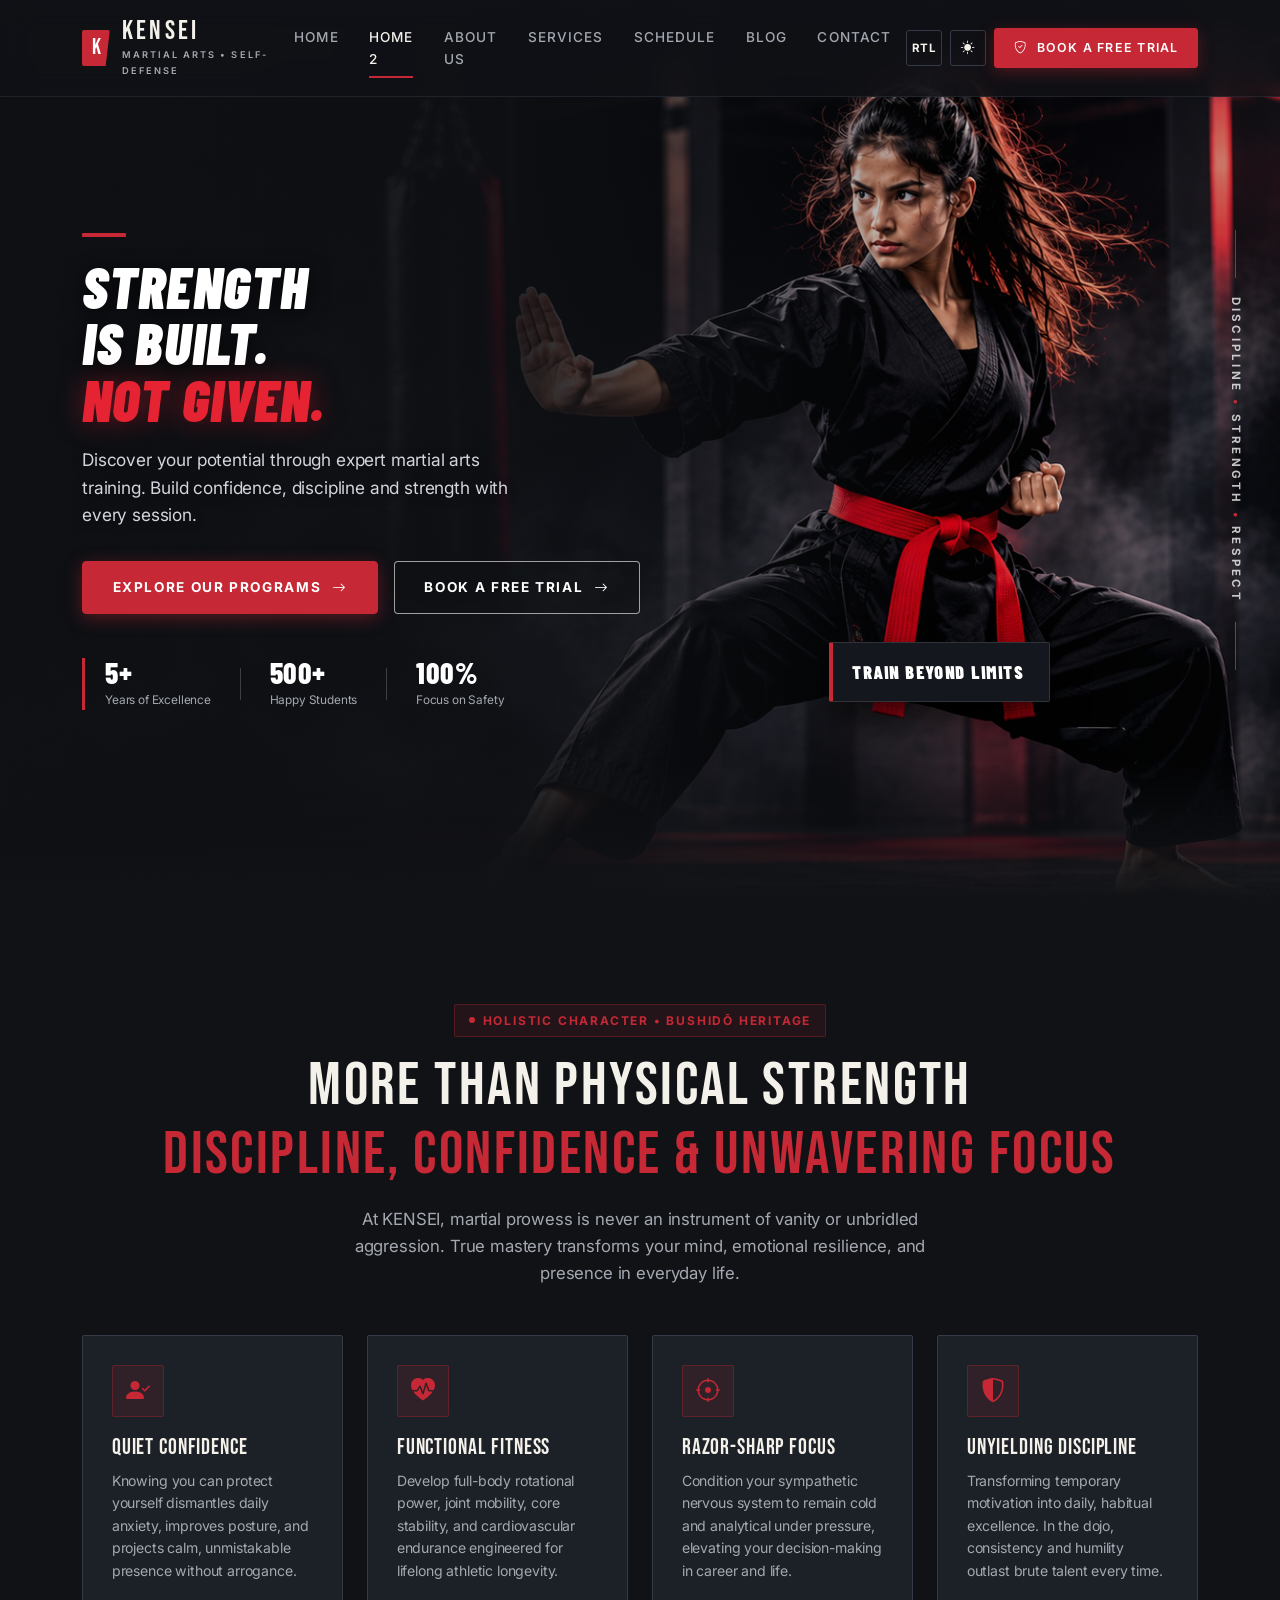
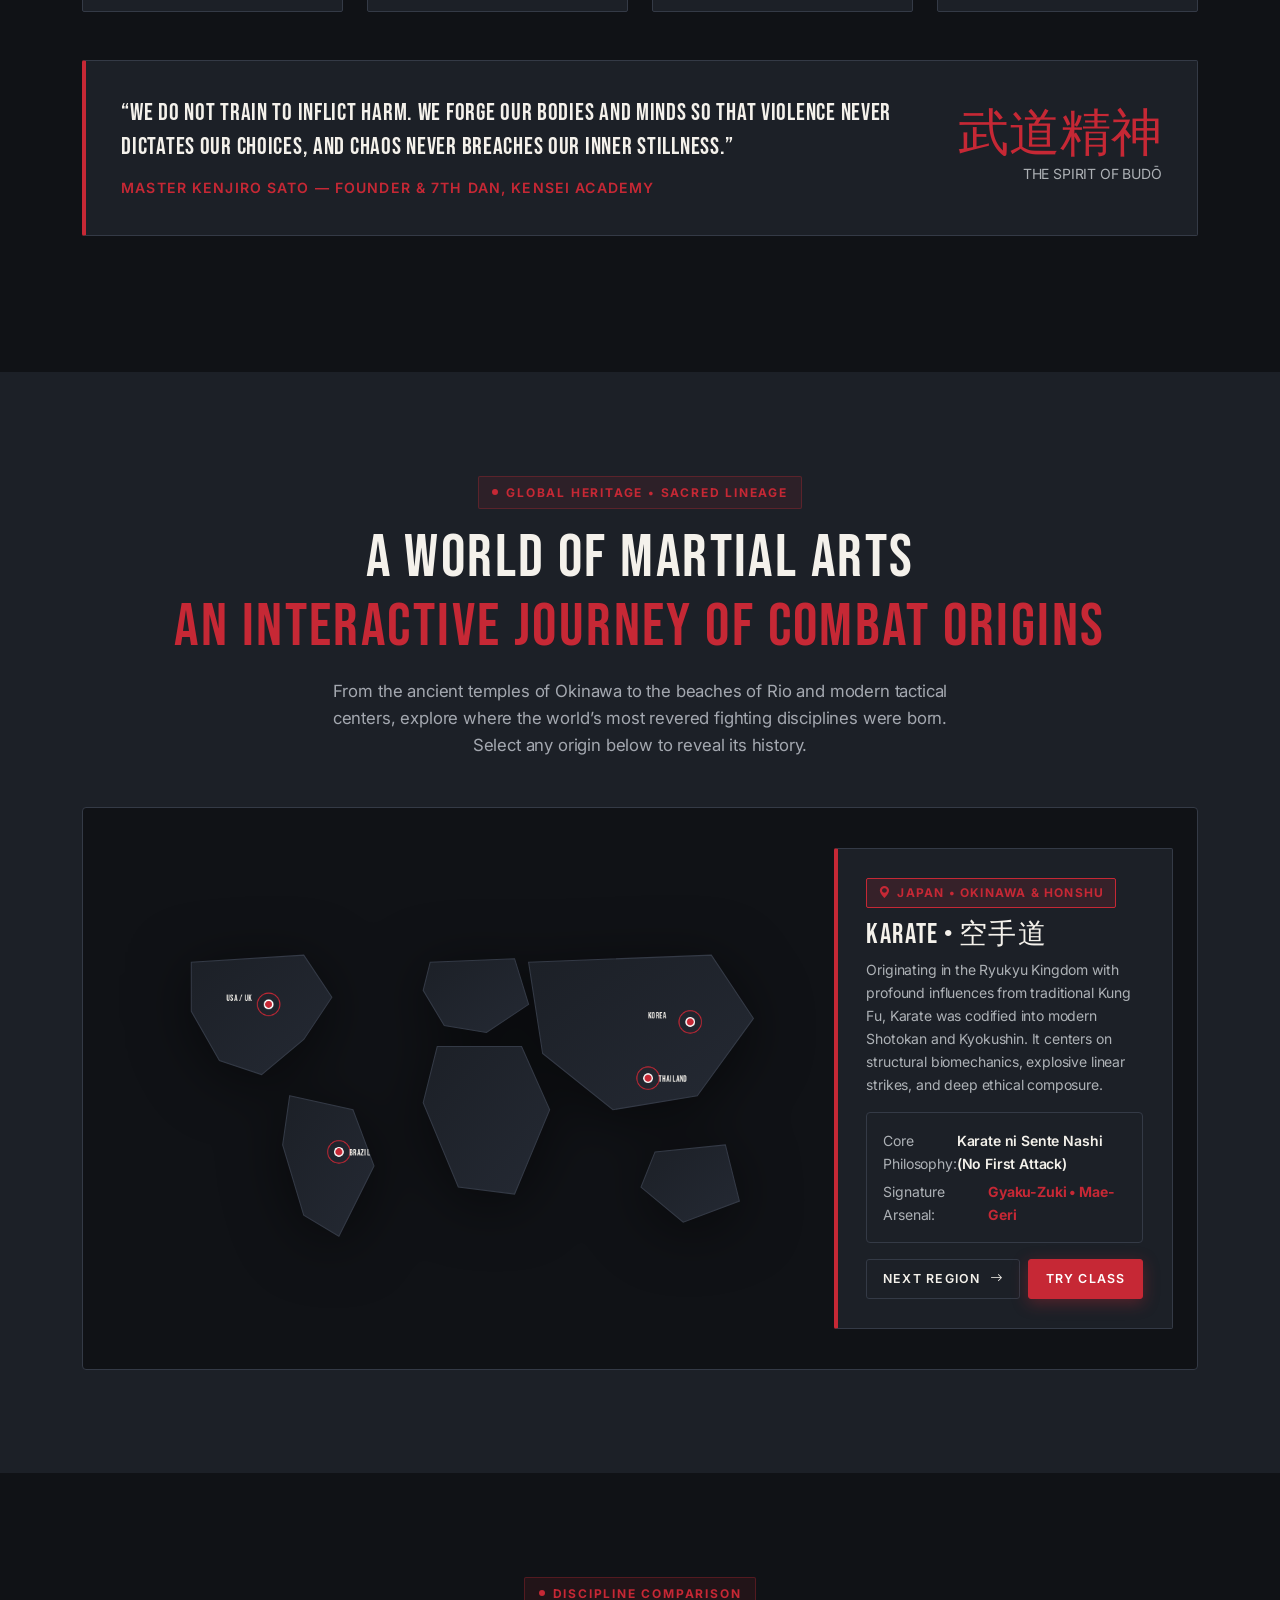
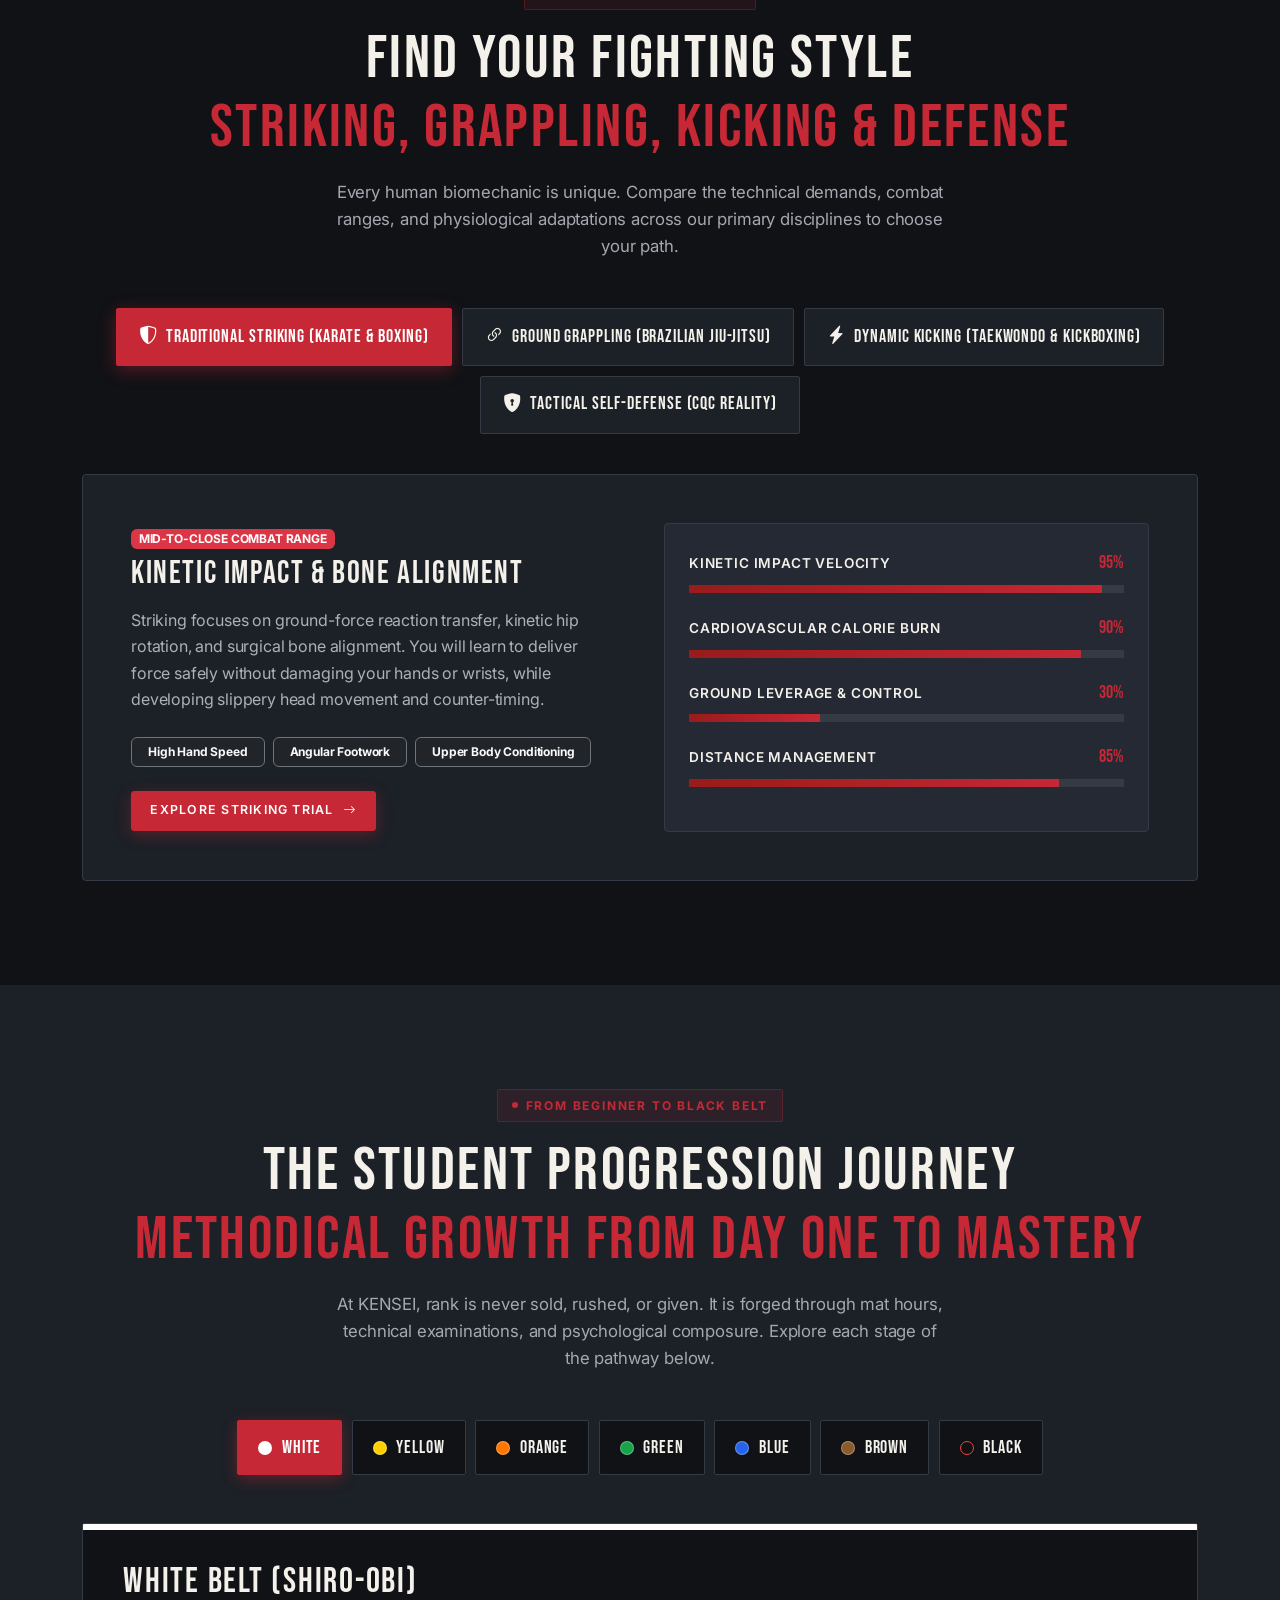
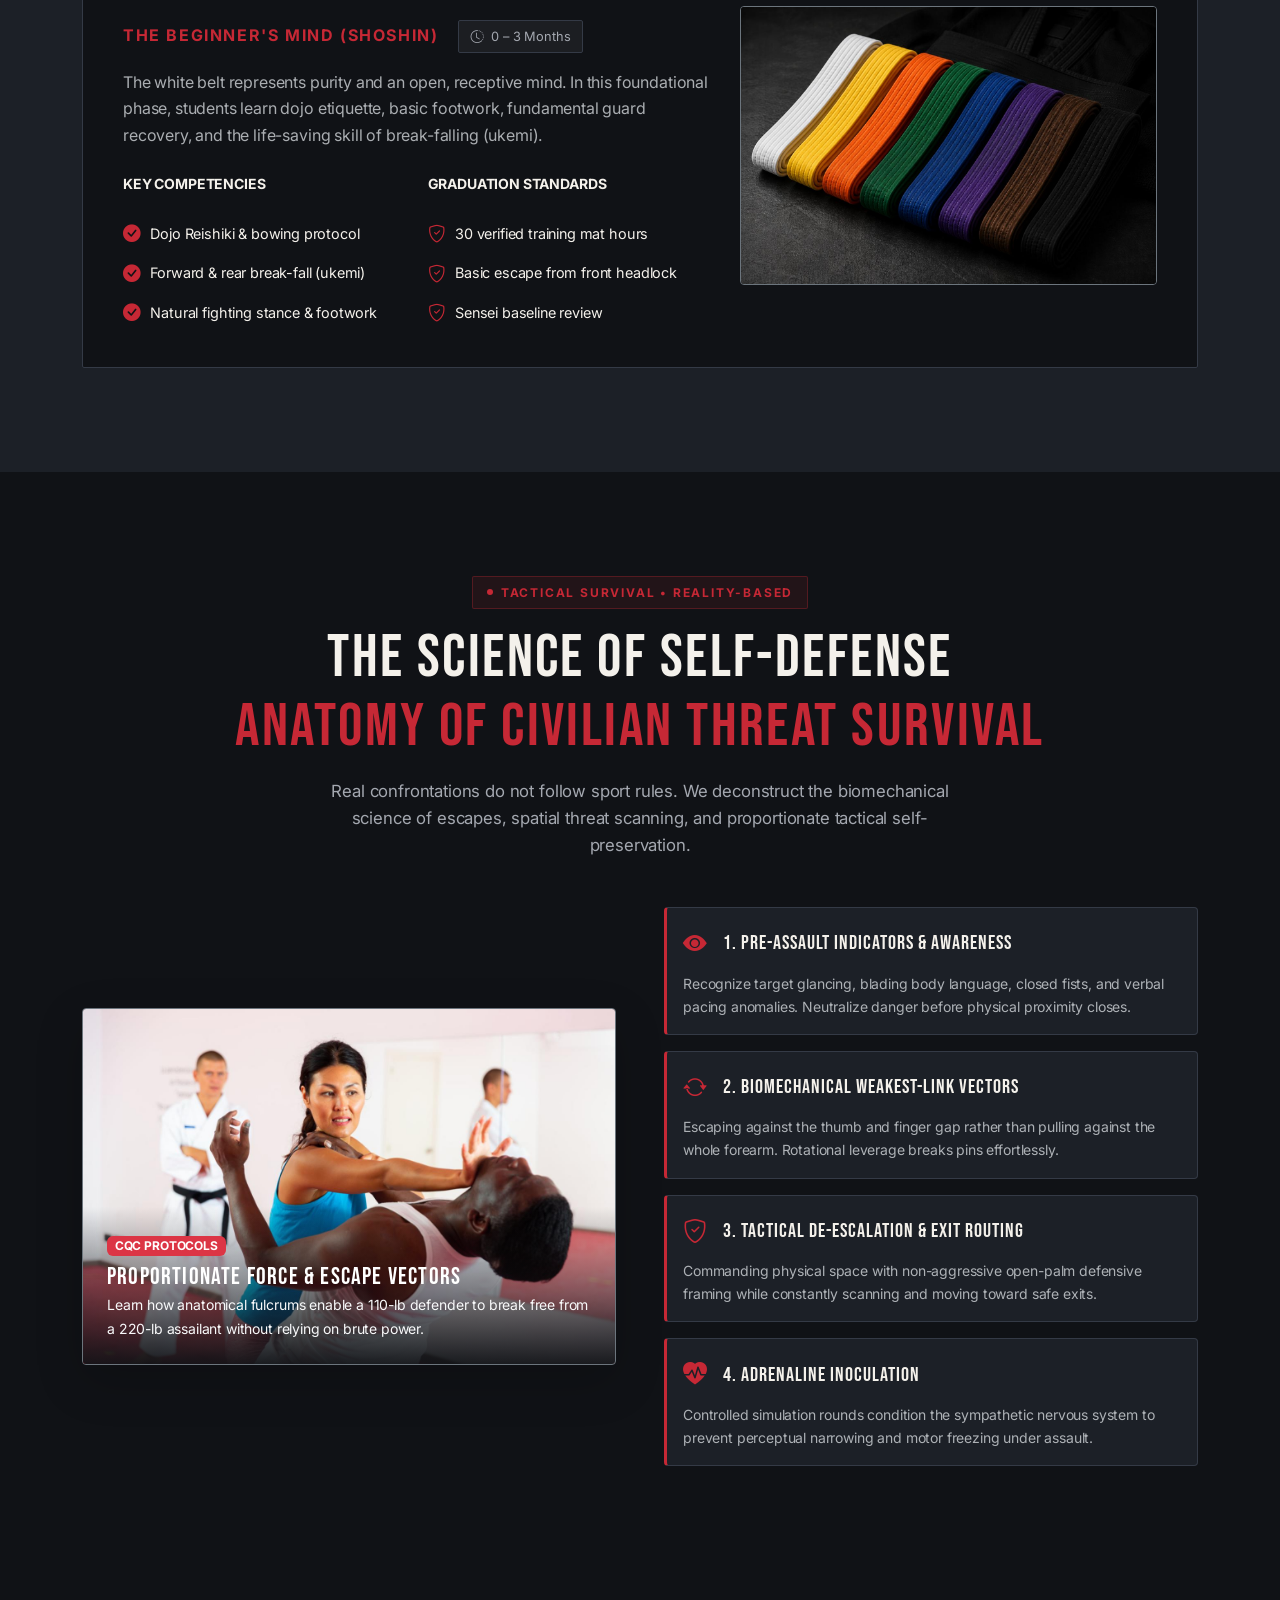
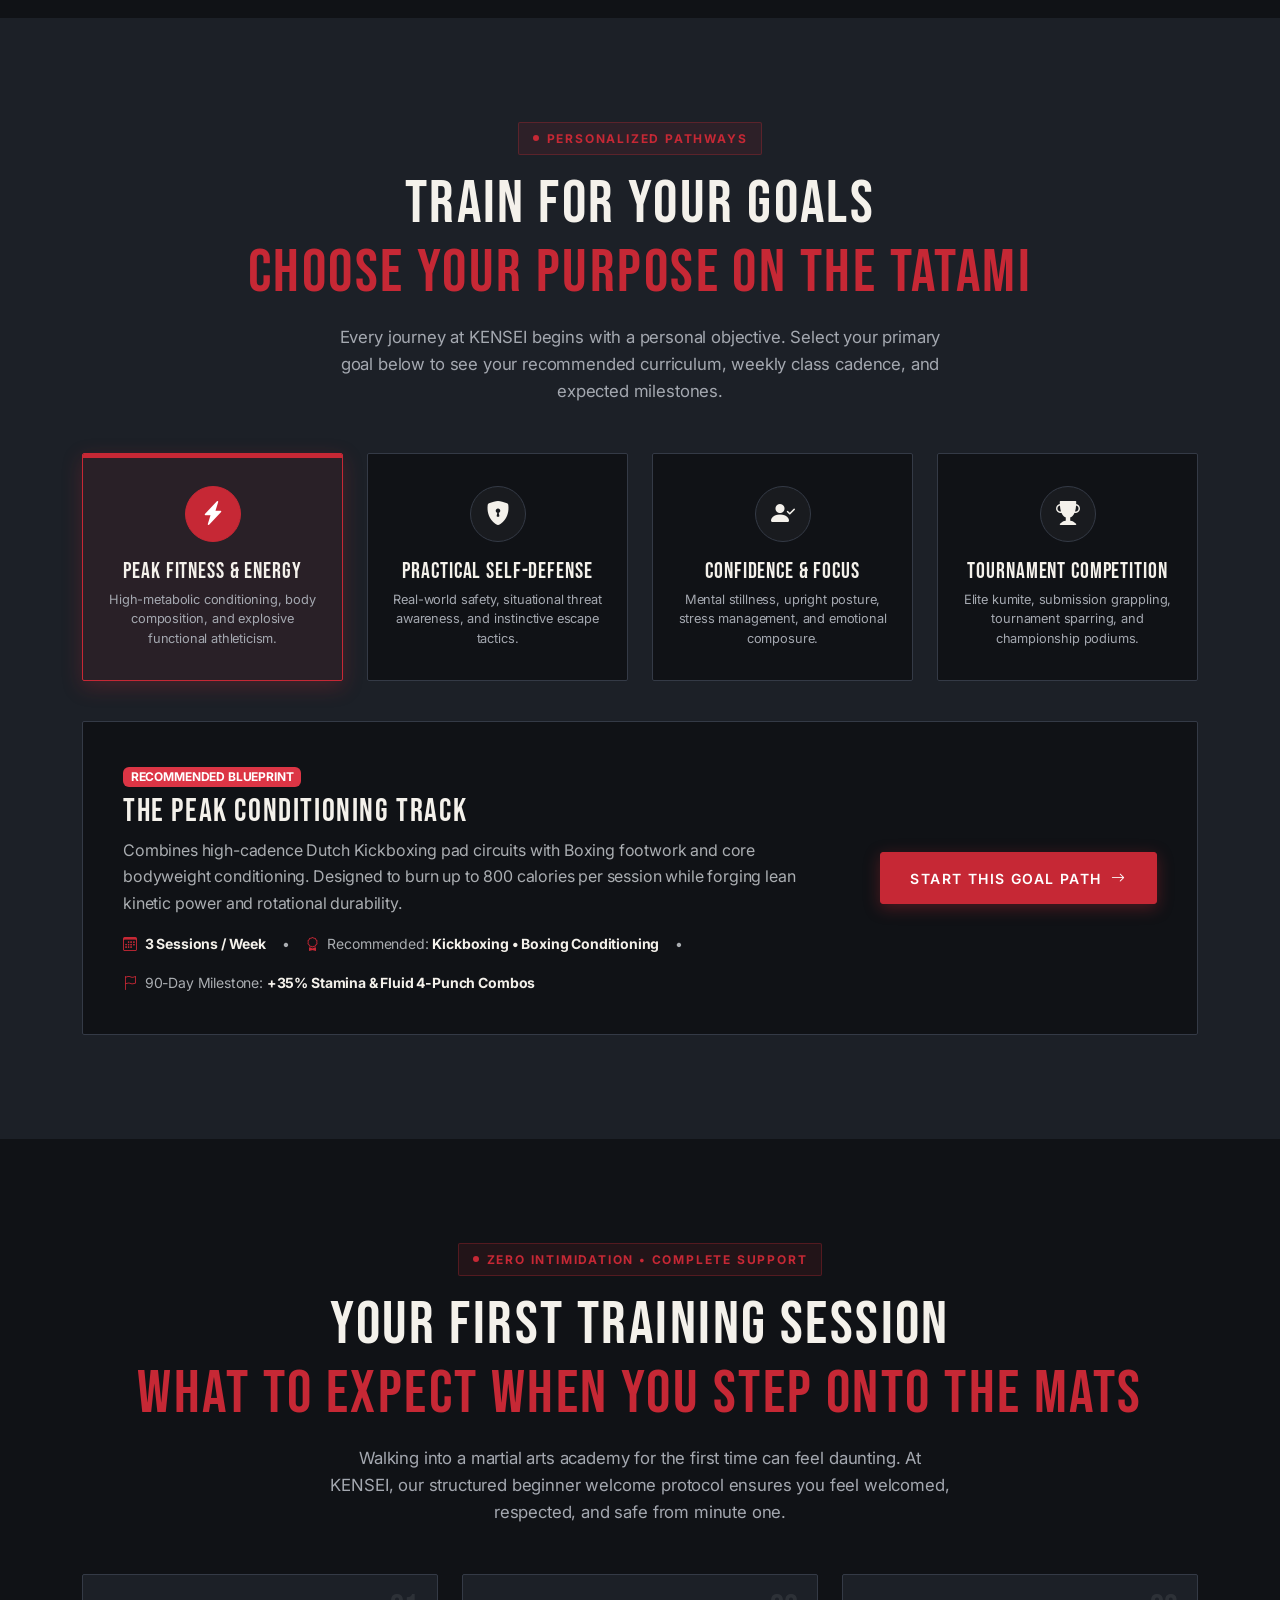
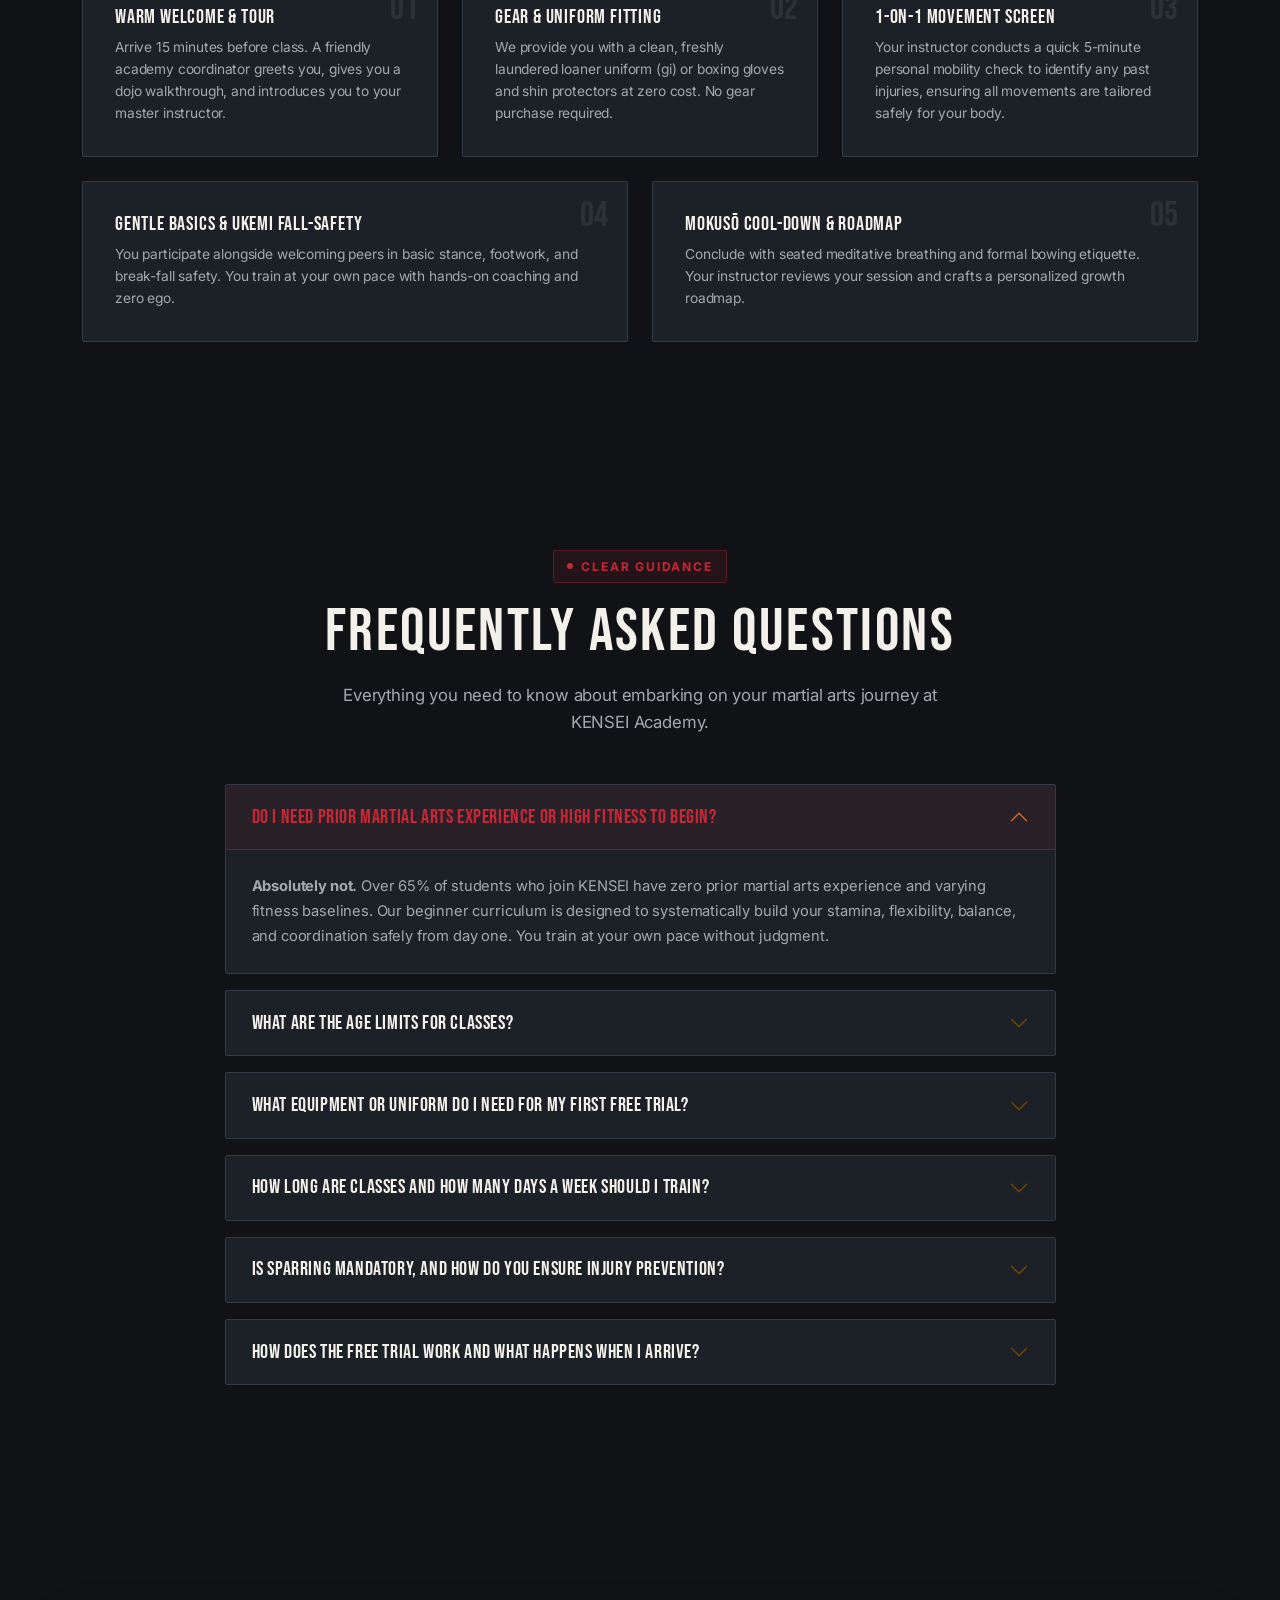
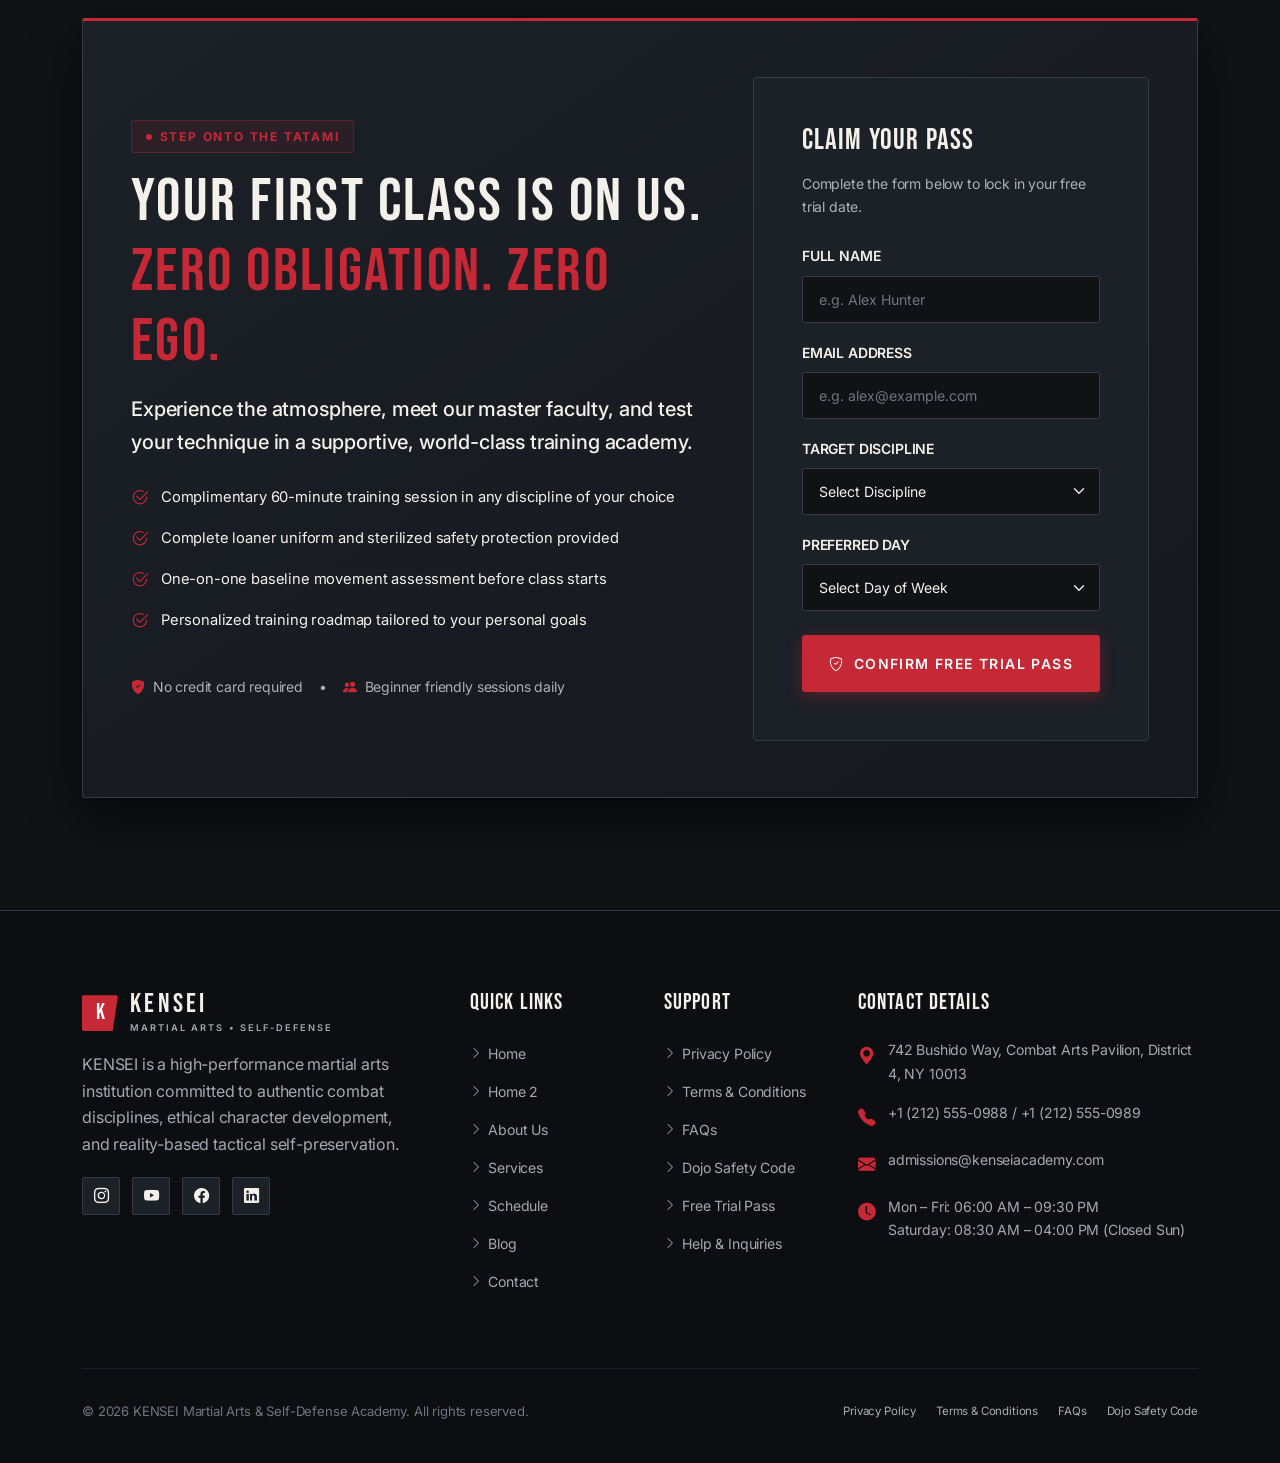
<file: home-2.html>
<!DOCTYPE html>
<html lang="en" data-bs-theme="dark" dir="ltr">
<head>
  <meta charset="UTF-8">
  <meta name="viewport" content="width=device-width, initial-scale=1.0">
  <title>KENSEI | Strength Is Built. Not Given. — Home 2</title>
  <meta name="description" content="Discover your potential through expert martial arts training at KENSEI Academy. Build confidence, discipline and strength with every session.">

  <!-- Google Fonts: Barlow Condensed, Bebas Neue & Inter -->
  <link rel="preconnect" href="https://fonts.googleapis.com">
  <link rel="preconnect" href="https://fonts.gstatic.com" crossorigin>
  <link href="https://fonts.googleapis.com/css2?family=Barlow+Condensed:ital,wght@1,700;1,800;1,900&family=Bebas+Neue&family=Inter:wght@300;400;500;600;700;800&display=swap" rel="stylesheet">

  <!-- Bootstrap 5.3.3 CSS -->
  <link href="https://cdn.jsdelivr.net/npm/bootstrap@5.3.3/dist/css/bootstrap.min.css" rel="stylesheet">
  
  <!-- Bootstrap Icons -->
  <link rel="stylesheet" href="https://cdn.jsdelivr.net/npm/bootstrap-icons@1.11.3/font/bootstrap-icons.min.css">

  <!-- Custom Stylesheet -->
  <link rel="stylesheet" href="css/style.css">
  <!-- Favicon & Brand Icons -->
  <link rel="icon" type="image/svg+xml" href="assets/images/favicon.svg">
  <link rel="icon" type="image/png" sizes="32x32" href="assets/images/favicon-32x32.png">
  <link rel="apple-touch-icon" sizes="180x180" href="assets/images/apple-touch-icon.png">
  <link rel="shortcut icon" href="favicon.ico">
</head>
<body>

  <!-- ========================================================================
       NAVBAR (Unified Component)
       ======================================================================== -->
    <!-- HEADER / NAVBAR -->
  <header>
    <nav class="navbar navbar-expand-lg kensei-navbar" aria-label="Main navigation">
      <div class="container-xl d-flex align-items-center justify-content-between">
        <!-- Brand Wordmark -->
        <a class="brand-link" href="index.html">
          <div class="brand-symbol" aria-hidden="true">K</div>
          <div class="brand-text">
            <span class="brand-title">KENSEI</span>
            <span class="brand-subtitle">Martial Arts &bull; Self-Defense</span>
          </div>
        </a>

        <!-- Right Side Controls (RTL + Theme + Desktop CTA + Mobile Hamburger) -->
        <div class="d-flex align-items-center gap-2 order-lg-3 nav-header-actions">
          <!-- RTL / LTR Toggle -->
          <button id="rtlToggleBtn" class="nav-util-btn" title="Toggle RTL / LTR" aria-label="Toggle Text Direction">
            <span id="rtlToggleLabel" class="rtl-toggle-text">RTL</span>
          </button>

          <!-- Light / Dark Theme Toggle -->
          <button id="themeToggleBtn" class="nav-util-btn" title="Switch Theme" aria-label="Toggle Theme">
            <i id="themeToggleIcon" class="bi bi-sun-fill"></i>
          </button>

          <!-- Desktop Book a Free Trial CTA -->
          <a href="schedule.html" class="btn-kensei btn-kensei-primary btn-kensei-sm d-none d-lg-inline-flex" data-trial-program="General Inquiry">
            <i class="bi bi-shield-check"></i>
            <span>Book a Free Trial</span>
          </a>

          <!-- Mobile Hamburger Toggler -->
          <button class="navbar-toggler" type="button" data-bs-toggle="collapse" data-bs-target="#kenseiNavContent" aria-controls="kenseiNavContent" aria-expanded="false" aria-label="Toggle navigation">
            <i class="bi bi-list fs-4"></i>
          </button>
        </div>

        <!-- Collapsible Navigation Menu -->
        <div class="collapse navbar-collapse order-lg-2" id="kenseiNavContent">
          <ul class="navbar-nav mx-auto mb-2 mb-lg-0">
            <li class="nav-item">
              <a class="nav-link "  href="index.html">Home</a>
            </li>
            <li class="nav-item">
              <a class="nav-link active" aria-current="page" href="home-2.html">Home 2</a>
            </li>
            <li class="nav-item">
              <a class="nav-link "  href="about.html">About Us</a>
            </li>
            <li class="nav-item">
              <a class="nav-link "  href="services.html">Services</a>
            </li>
            <li class="nav-item">
              <a class="nav-link "  href="schedule.html">Schedule</a>
            </li>
            <li class="nav-item">
              <a class="nav-link "  href="blog.html">Blog</a>
            </li>
            <li class="nav-item">
              <a class="nav-link "  href="contact.html">Contact</a>
            </li>
          </ul>

          <!-- Mobile-only CTA inside opened menu -->
          <div class="d-lg-none mt-3 pt-3 border-top border-secondary-subtle">
            <a href="schedule.html" class="btn-kensei btn-kensei-primary w-100 justify-content-center" data-trial-program="General Inquiry">
              <i class="bi bi-shield-check"></i>
              <span>Book a Free Trial</span>
            </a>
          </div>
        </div>
      </div>
    </nav>
  </header>

  <!-- ========================================================================
       HOME 2 HERO: Exact Match to User's Uploaded Reference
       Cinematic martial arts design with female martial artist in black gi & red belt
       ======================================================================== -->
  <section class="home2-hero-section" id="hero-home2">
    <!-- Cinematic Background Container using the user's high-res Cinematic Martial Arts Dojo Stance artwork -->
    <div class="home2-hero-bg">
      <img src="assets/images/cinematic-martial-arts-dojo-stance.png" alt="Female martial artist in black gi and red belt performing horse stance at KENSEI Academy" class="home2-hero-img">
      <div class="home2-hero-scrim-left" aria-hidden="true"></div>
      <div class="home2-hero-scrim-bottom" aria-hidden="true"></div>
    </div>

    <!-- Right Edge Vertical Watermark: DISCIPLINE • STRENGTH • RESPECT -->
    <div class="home2-vertical-watermark" aria-hidden="true">
      <span class="home2-watermark-line"></span>
      <span class="home2-watermark-text">DISCIPLINE <span class="red-bullet">&bull;</span> STRENGTH <span class="red-bullet">&bull;</span> RESPECT</span>
      <span class="home2-watermark-line"></span>
    </div>

    <!-- Floating Angular Badge: TRAIN BEYOND LIMITS -->
    <div class="home2-floating-badge reveal-on-scroll">
      <span class="home2-floating-text">TRAIN BEYOND LIMITS</span>
    </div>

    <!-- Hero Content Container -->
    <div class="container-xl home2-hero-content">
      <div class="row align-items-center">
        <div class="col-lg-8 col-xl-7">
          <!-- Top Red Accent Bar -->
          <span class="home2-accent-bar reveal-on-scroll" aria-hidden="true"></span>

          <!-- 3-Line Slanted Bold Headline -->
          <h1 class="home2-hero-headline reveal-on-scroll reveal-delay-1">
            <span class="text-white-line">STRENGTH</span>
            <span class="text-white-line">IS BUILT.</span>
            <span class="text-red-line">NOT GIVEN.</span>
          </h1>

          <!-- Short Supporting Description -->
          <p class="home2-hero-lead reveal-on-scroll reveal-delay-2">
            Discover your potential through expert martial arts training. Build confidence, discipline and strength with every session.
          </p>

          <!-- Dual CTA Action Buttons -->
          <div class="home2-btn-group reveal-on-scroll reveal-delay-3">
            <a href="#services" class="home2-btn-primary">
              <span>EXPLORE OUR PROGRAMS</span>
              <i class="bi bi-arrow-right"></i>
            </a>
            <a href="#trial" class="home2-btn-outline" data-trial-program="Home 2 Free Trial">
              <span>BOOK A FREE TRIAL</span>
              <i class="bi bi-arrow-right"></i>
            </a>
          </div>

          <!-- Bottom 3-Part Stats Strip with Left Red Border -->
          <div class="home2-stats-strip reveal-on-scroll reveal-delay-4">
            <!-- Stat 1: 5+ Years of Excellence -->
            <div class="home2-stat-unit">
              <span class="home2-stat-num">5+</span>
              <span class="home2-stat-lbl">Years of Excellence</span>
            </div>

            <div class="home2-stat-sep" aria-hidden="true"></div>

            <!-- Stat 2: 500+ Happy Students -->
            <div class="home2-stat-unit">
              <span class="home2-stat-num">500+</span>
              <span class="home2-stat-lbl">Happy Students</span>
            </div>

            <div class="home2-stat-sep" aria-hidden="true"></div>

            <!-- Stat 3: 100% Focus on Safety -->
            <div class="home2-stat-unit">
              <span class="home2-stat-num">100%</span>
              <span class="home2-stat-lbl">Focus on Safety</span>
            </div>
          </div>
        </div>
      </div>
    </div>
  </section>

  <!-- Hidden anchor for hero button -->
  <div id="masterclasses"></div>
  <div id="about"></div>

  <!-- ========================================================================
       1. MORE THAN PHYSICAL STRENGTH
       Focus on Confidence, Fitness, Focus & Discipline
       ======================================================================== -->
  <section class="code-warrior-section" id="code-warrior">
    <div class="container-xl">
      <div class="text-center mb-5 reveal-on-scroll">
        <span class="section-badge">Holistic Character &bull; Bushidō Heritage</span>
        <h2 class="section-title">MORE THAN PHYSICAL STRENGTH <br><span class="text-combat-red">DISCIPLINE, CONFIDENCE &amp; UNWAVERING FOCUS</span></h2>
        <p class="section-subtitle">
          At KENSEI, martial prowess is never an instrument of vanity or unbridled aggression. True mastery transforms your mind, emotional resilience, and presence in everyday life.
        </p>
      </div>

      <!-- 4 Pillars: Confidence, Fitness, Focus, Discipline -->
      <div class="row g-4 mb-5 reveal-on-scroll">
        <div class="col-md-6 col-lg-3">
          <div class="skill-feature-card">
            <div class="skill-icon-wrap"><i class="bi bi-person-check-fill"></i></div>
            <h3 class="skill-title">QUIET CONFIDENCE</h3>
            <p class="skill-text">
              Knowing you can protect yourself dismantles daily anxiety, improves posture, and projects calm, unmistakable presence without arrogance.
            </p>
          </div>
        </div>

        <div class="col-md-6 col-lg-3">
          <div class="skill-feature-card">
            <div class="skill-icon-wrap"><i class="bi bi-heart-pulse-fill"></i></div>
            <h3 class="skill-title">FUNCTIONAL FITNESS</h3>
            <p class="skill-text">
              Develop full-body rotational power, joint mobility, core stability, and cardiovascular endurance engineered for lifelong athletic longevity.
            </p>
          </div>
        </div>

        <div class="col-md-6 col-lg-3">
          <div class="skill-feature-card">
            <div class="skill-icon-wrap"><i class="bi bi-crosshair"></i></div>
            <h3 class="skill-title">RAZOR-SHARP FOCUS</h3>
            <p class="skill-text">
              Condition your sympathetic nervous system to remain cold and analytical under pressure, elevating your decision-making in career and life.
            </p>
          </div>
        </div>

        <div class="col-md-6 col-lg-3">
          <div class="skill-feature-card">
            <div class="skill-icon-wrap"><i class="bi bi-shield-shaded"></i></div>
            <h3 class="skill-title">UNYIELDING DISCIPLINE</h3>
            <p class="skill-text">
              Transforming temporary motivation into daily, habitual excellence. In the dojo, consistency and humility outlast brute talent every time.
            </p>
          </div>
        </div>
      </div>

      <!-- Editorial Philosophy Quote Callout -->
      <div class="code-quote-box reveal-on-scroll">
        <div class="row align-items-center g-4">
          <div class="col-lg-9">
            <p class="code-quote-text">
              &ldquo;We do not train to inflict harm. We forge our bodies and minds so that violence never dictates our choices, and chaos never breaches our inner stillness.&rdquo;
            </p>
            <p class="code-quote-author">
              Master Kenjiro Sato &mdash; Founder &amp; 7th Dan, KENSEI Academy
            </p>
          </div>
          <div class="col-lg-3 text-lg-end text-center">
            <div style="font-size: 3.2rem; color: var(--accent-combat-red); font-family: var(--font-heading); line-height: 1;">
              武道精神
            </div>
            <span class="text-muted small text-uppercase">The Spirit of Budō</span>
          </div>
        </div>
      </div>
    </div>
  </section>

  <!-- ========================================================================
       2. A WORLD OF MARTIAL ARTS & INTERACTIVE MAP
       Origins of different traditions from around the globe
       ======================================================================== -->
  <div id="services"></div>
  <section class="world-map-section" id="world-map">
    <div class="container-xl">
      <div class="text-center mb-5 reveal-on-scroll">
        <span class="section-badge">Global Heritage &bull; Sacred Lineage</span>
        <h2 class="section-title">A WORLD OF MARTIAL ARTS <br><span class="text-combat-red">AN INTERACTIVE JOURNEY OF COMBAT ORIGINS</span></h2>
        <p class="section-subtitle">
          From the ancient temples of Okinawa to the beaches of Rio and modern tactical centers, explore where the world&rsquo;s most revered fighting disciplines were born. Select any origin below to reveal its history.
        </p>
      </div>

      <!-- Interactive World Map Container -->
      <div class="map-container-box reveal-on-scroll">
        <div class="row g-4 align-items-center">
          <!-- Left: SVG Vector Map with Glowing Interactive Hotspots -->
          <div class="col-lg-8">
            <div class="position-relative">
              <svg viewBox="0 0 1000 500" class="world-map-svg" aria-label="Interactive World Map of Martial Arts Origins">
                <defs>
                  <linearGradient id="mapLandGrad" x1="0%" y1="0%" x2="100%" y2="100%">
                    <stop offset="0%" stop-color="#1c2027" />
                    <stop offset="100%" stop-color="#242933" />
                  </linearGradient>
                </defs>
                <!-- World Map Continent Silhouettes (Stylized Geometrics) -->
                <!-- North America -->
                <path d="M120 70 L280 60 L320 120 L280 180 L220 230 L160 210 L120 140 Z" fill="url(#mapLandGrad)" stroke="#343a46" stroke-width="1.5"/>
                <!-- South America -->
                <path d="M260 260 L350 280 L380 360 L330 460 L280 430 L250 330 Z" fill="url(#mapLandGrad)" stroke="#343a46" stroke-width="1.5"/>
                <!-- Europe -->
                <path d="M460 70 L580 65 L600 130 L540 170 L480 160 L450 110 Z" fill="url(#mapLandGrad)" stroke="#343a46" stroke-width="1.5"/>
                <!-- Africa -->
                <path d="M470 190 L590 190 L630 280 L580 400 L500 390 L450 270 Z" fill="url(#mapLandGrad)" stroke="#343a46" stroke-width="1.5"/>
                <!-- Asia -->
                <path d="M600 70 L860 60 L920 150 L840 260 L720 280 L620 200 Z" fill="url(#mapLandGrad)" stroke="#343a46" stroke-width="1.5"/>
                <!-- Australia -->
                <path d="M780 340 L880 330 L900 410 L820 440 L760 390 Z" fill="url(#mapLandGrad)" stroke="#343a46" stroke-width="1.5"/>

                <!-- Interactive Hotspots -->
                <!-- 1. Japan -->
                <g class="map-pin-btn active" id="pin-japan" data-region="japan" tabindex="0" role="button" aria-label="Japan - Karate and Jujutsu">
                  <circle cx="865" cy="145" r="16" class="pin-pulse-ring" />
                  <circle cx="865" cy="145" r="6" class="pin-dot" />
                  <text x="880" y="140" fill="#f4f1eb" font-size="12" font-family="var(--font-heading)" letter-spacing="1">JAPAN</text>
                </g>

                <!-- 2. Brazil -->
                <g class="map-pin-btn" id="pin-brazil" data-region="brazil" tabindex="0" role="button" aria-label="Brazil - Brazilian Jiu-Jitsu">
                  <circle cx="330" cy="340" r="16" class="pin-pulse-ring" />
                  <circle cx="330" cy="340" r="6" class="pin-dot" />
                  <text x="345" y="345" fill="#f4f1eb" font-size="12" font-family="var(--font-heading)" letter-spacing="1">BRAZIL</text>
                </g>

                <!-- 3. Korea -->
                <g class="map-pin-btn" id="pin-korea" data-region="korea" tabindex="0" role="button" aria-label="Korea - Taekwondo">
                  <circle cx="830" cy="155" r="16" class="pin-pulse-ring" />
                  <circle cx="830" cy="155" r="6" class="pin-dot" />
                  <text x="770" y="150" fill="#f4f1eb" font-size="12" font-family="var(--font-heading)" letter-spacing="1">KOREA</text>
                </g>

                <!-- 4. Thailand -->
                <g class="map-pin-btn" id="pin-thailand" data-region="thailand" tabindex="0" role="button" aria-label="Thailand - Muay Thai">
                  <circle cx="770" cy="235" r="16" class="pin-pulse-ring" />
                  <circle cx="770" cy="235" r="6" class="pin-dot" />
                  <text x="785" y="240" fill="#f4f1eb" font-size="12" font-family="var(--font-heading)" letter-spacing="1">THAILAND</text>
                </g>

                <!-- 5. Western/USA/UK -->
                <g class="map-pin-btn" id="pin-western" data-region="western" tabindex="0" role="button" aria-label="West - Boxing & Tactical Self-Defense">
                  <circle cx="230" cy="130" r="16" class="pin-pulse-ring" />
                  <circle cx="230" cy="130" r="6" class="pin-dot" />
                  <text x="170" y="125" fill="#f4f1eb" font-size="12" font-family="var(--font-heading)" letter-spacing="1">USA / UK</text>
                </g>
              </svg>
            </div>
          </div>

          <!-- Right: Dynamic Region Information Card -->
          <div class="col-lg-4">
            <div id="mapDetailCard" class="map-discipline-card">
              <span id="mapOriginBadge" class="map-origin-badge">
                <i class="bi bi-geo-alt-fill"></i> JAPAN &bull; OKINAWA &amp; HONSHU
              </span>
              <h3 id="mapDisciplineTitle" class="font-heading fs-3 mb-2" style="color: var(--text-ivory);">KARATE &bull; 空手道</h3>
              <p id="mapDisciplineDesc" class="text-muted small mb-3">
                Originating in the Ryukyu Kingdom with profound influences from traditional Kung Fu, Karate was codified into modern Shotokan and Kyokushin. It centers on structural biomechanics, explosive linear strikes, and deep ethical composure.
              </p>
              <div class="p-3 rounded-1 mb-3" style="background: var(--bg-charcoal); border: 1px solid var(--border-slate);">
                <div class="d-flex justify-content-between small text-muted mb-1">
                  <span>Core Philosophy:</span>
                  <span id="mapPhilosophy" class="fw-semibold" style="color: var(--text-ivory);">Karate ni Sente Nashi (No First Attack)</span>
                </div>
                <div class="d-flex justify-content-between small text-muted">
                  <span>Signature Arsenal:</span>
                  <span id="mapSignature" class="text-combat-red fw-bold">Gyaku-Zuki &bull; Mae-Geri</span>
                </div>
              </div>
              <div class="d-flex gap-2">
                <button class="btn-kensei btn-kensei-outline btn-kensei-sm flex-grow-1" id="cycleRegionBtn">
                  <span>Next Region</span>
                  <i class="bi bi-arrow-right"></i>
                </button>
                <a href="#trial" class="btn-kensei btn-kensei-primary btn-kensei-sm" data-trial-program="Karate">
                  <span>Try Class</span>
                </a>
              </div>
            </div>
          </div>
        </div>
      </div>
    </div>
  </section>

  <!-- ========================================================================
       3. FIND YOUR FIGHTING STYLE (INTERACTIVE COMPARATOR)
       Compare striking, grappling, kicking and self-defense disciplines
       ======================================================================== -->
  <section class="comparator-section" id="style-comparator">
    <div class="container-xl">
      <div class="text-center mb-5 reveal-on-scroll">
        <span class="section-badge">Discipline Comparison</span>
        <h2 class="section-title">FIND YOUR FIGHTING STYLE <br><span class="text-combat-red">STRIKING, GRAPPLING, KICKING &amp; DEFENSE</span></h2>
        <p class="section-subtitle">
          Every human biomechanic is unique. Compare the technical demands, combat ranges, and physiological adaptations across our primary disciplines to choose your path.
        </p>
      </div>

      <!-- Comparator Selector Tabs -->
      <ul class="nav style-comp-nav reveal-on-scroll" id="compTab" role="tablist">
        <li class="nav-item" role="presentation">
          <button class="style-comp-btn active" id="comp-striking-tab" data-bs-toggle="pill" data-bs-target="#style-striking" type="button" role="tab">
            <i class="bi bi-shield-shaded me-1"></i> TRADITIONAL STRIKING (KARATE &amp; BOXING)
          </button>
        </li>
        <li class="nav-item" role="presentation">
          <button class="style-comp-btn" id="comp-grappling-tab" data-bs-toggle="pill" data-bs-target="#style-grappling" type="button" role="tab">
            <i class="bi bi-link-45deg me-1"></i> GROUND GRAPPLING (BRAZILIAN JIU-JITSU)
          </button>
        </li>
        <li class="nav-item" role="presentation">
          <button class="style-comp-btn" id="comp-kicking-tab" data-bs-toggle="pill" data-bs-target="#style-kicking" type="button" role="tab">
            <i class="bi bi-lightning-charge-fill me-1"></i> DYNAMIC KICKING (TAEKWONDO &amp; KICKBOXING)
          </button>
        </li>
        <li class="nav-item" role="presentation">
          <button class="style-comp-btn" id="comp-defense-tab" data-bs-toggle="pill" data-bs-target="#style-defense" type="button" role="tab">
            <i class="bi bi-shield-lock-fill me-1"></i> TACTICAL SELF-DEFENSE (CQC REALITY)
          </button>
        </li>
      </ul>

      <!-- Comparator Tab Content -->
      <div class="tab-content reveal-on-scroll" id="compTabContent">
        <!-- 1. Striking -->
        <div class="tab-pane fade show active" id="style-striking" role="tabpanel">
          <div class="p-4 p-md-5 rounded-1" style="background: var(--bg-charcoal); border: 1px solid var(--border-slate);">
            <div class="row g-5 align-items-center">
              <div class="col-lg-6">
                <span class="badge bg-danger mb-2">MID-TO-CLOSE COMBAT RANGE</span>
                <h3 class="font-heading fs-2 mb-3" style="color: var(--text-ivory);">KINETIC IMPACT &amp; BONE ALIGNMENT</h3>
                <p class="text-muted mb-4">
                  Striking focuses on ground-force reaction transfer, kinetic hip rotation, and surgical bone alignment. You will learn to deliver force safely without damaging your hands or wrists, while developing slippery head movement and counter-timing.
                </p>
                <div class="d-flex flex-wrap gap-2 mb-4">
                  <span class="badge bg-dark border border-secondary text-light py-2 px-3">High Hand Speed</span>
                  <span class="badge bg-dark border border-secondary text-light py-2 px-3">Angular Footwork</span>
                  <span class="badge bg-dark border border-secondary text-light py-2 px-3">Upper Body Conditioning</span>
                </div>
                <a href="#trial" class="btn-kensei btn-kensei-primary btn-kensei-sm" data-trial-program="Karate &amp; Boxing">
                  <span>Explore Striking Trial</span>
                  <i class="bi bi-arrow-right"></i>
                </a>
              </div>
              <div class="col-lg-6">
                <div class="p-4 rounded-1" style="background: var(--bg-charcoal-subtle); border: 1px solid var(--border-slate);">
                  <div class="comp-metric-row">
                    <div class="comp-metric-header">
                      <span class="comp-metric-title">Kinetic Impact Velocity</span>
                      <span class="comp-metric-score">95%</span>
                    </div>
                    <div class="comp-progress-track"><div class="comp-progress-fill" style="width: 95%;"></div></div>
                  </div>
                  <div class="comp-metric-row">
                    <div class="comp-metric-header">
                      <span class="comp-metric-title">Cardiovascular Calorie Burn</span>
                      <span class="comp-metric-score">90%</span>
                    </div>
                    <div class="comp-progress-track"><div class="comp-progress-fill" style="width: 90%;"></div></div>
                  </div>
                  <div class="comp-metric-row">
                    <div class="comp-metric-header">
                      <span class="comp-metric-title">Ground Leverage &amp; Control</span>
                      <span class="comp-metric-score">30%</span>
                    </div>
                    <div class="comp-progress-track"><div class="comp-progress-fill" style="width: 30%;"></div></div>
                  </div>
                  <div class="comp-metric-row">
                    <div class="comp-metric-header">
                      <span class="comp-metric-title">Distance Management</span>
                      <span class="comp-metric-score">85%</span>
                    </div>
                    <div class="comp-progress-track"><div class="comp-progress-fill" style="width: 85%;"></div></div>
                  </div>
                </div>
              </div>
            </div>
          </div>
        </div>

        <!-- 2. Grappling -->
        <div class="tab-pane fade" id="style-grappling" role="tabpanel">
          <div class="p-4 p-md-5 rounded-1" style="background: var(--bg-charcoal); border: 1px solid var(--border-slate);">
            <div class="row g-5 align-items-center">
              <div class="col-lg-6">
                <span class="badge bg-danger mb-2">CLINCH &amp; GROUND DOMINANCE</span>
                <h3 class="font-heading fs-2 mb-3" style="color: var(--text-ivory);">THE GENTLE ART OF ABSOLUTE LEVERAGE</h3>
                <p class="text-muted mb-4">
                  Brazilian Jiu-Jitsu neutralizes size, weight, and raw aggression through fulcrums, joint locks, and strangulation mechanics. Ideal for practitioners who prefer physical problem-solving without receiving blunt head trauma.
                </p>
                <div class="d-flex flex-wrap gap-2 mb-4">
                  <span class="badge bg-dark border border-secondary text-light py-2 px-3">Zero Striking Required</span>
                  <span class="badge bg-dark border border-secondary text-light py-2 px-3">High Core &amp; Hip Power</span>
                  <span class="badge bg-dark border border-secondary text-light py-2 px-3">Strategic Human Chess</span>
                </div>
                <a href="#trial" class="btn-kensei btn-kensei-primary btn-kensei-sm" data-trial-program="Brazilian Jiu-Jitsu">
                  <span>Explore Grappling Trial</span>
                  <i class="bi bi-arrow-right"></i>
                </a>
              </div>
              <div class="col-lg-6">
                <div class="p-4 rounded-1" style="background: var(--bg-charcoal-subtle); border: 1px solid var(--border-slate);">
                  <div class="comp-metric-row">
                    <div class="comp-metric-header">
                      <span class="comp-metric-title">Ground Leverage &amp; Control</span>
                      <span class="comp-metric-score">98%</span>
                    </div>
                    <div class="comp-progress-track"><div class="comp-progress-fill" style="width: 98%;"></div></div>
                  </div>
                  <div class="comp-metric-row">
                    <div class="comp-metric-header">
                      <span class="comp-metric-title">Self-Defense Against Larger Opponents</span>
                      <span class="comp-metric-score">95%</span>
                    </div>
                    <div class="comp-progress-track"><div class="comp-progress-fill" style="width: 95%;"></div></div>
                  </div>
                  <div class="comp-metric-row">
                    <div class="comp-metric-header">
                      <span class="comp-metric-title">Full Body Isometric Strength</span>
                      <span class="comp-metric-score">92%</span>
                    </div>
                    <div class="comp-progress-track"><div class="comp-progress-fill" style="width: 92%;"></div></div>
                  </div>
                  <div class="comp-metric-row">
                    <div class="comp-metric-header">
                      <span class="comp-metric-title">Kinetic Impact Velocity</span>
                      <span class="comp-metric-score">25%</span>
                    </div>
                    <div class="comp-progress-track"><div class="comp-progress-fill" style="width: 25%;"></div></div>
                  </div>
                </div>
              </div>
            </div>
          </div>
        </div>

        <!-- 3. Kicking -->
        <div class="tab-pane fade" id="style-kicking" role="tabpanel">
          <div class="p-4 p-md-5 rounded-1" style="background: var(--bg-charcoal); border: 1px solid var(--border-slate);">
            <div class="row g-5 align-items-center">
              <div class="col-lg-6">
                <span class="badge bg-danger mb-2">LONG-RANGE ROTATIONAL POWER</span>
                <h3 class="font-heading fs-2 mb-3" style="color: var(--text-ivory);">HIGH-VELOCITY AERIAL DYNAMICS</h3>
                <p class="text-muted mb-4">
                  Taekwondo and Kickboxing unlock extreme lower-body elasticity, pelvic mobility, and rotational centrifugal force. Your legs possess triple the reach and strength of your arms, making long-range defense devastatingly effective.
                </p>
                <div class="d-flex flex-wrap gap-2 mb-4">
                  <span class="badge bg-dark border border-secondary text-light py-2 px-3">Extreme Hip Flexibility</span>
                  <span class="badge bg-dark border border-secondary text-light py-2 px-3">Dynamic Balance</span>
                  <span class="badge bg-dark border border-secondary text-light py-2 px-3">Long-Range Control</span>
                </div>
                <a href="#trial" class="btn-kensei btn-kensei-primary btn-kensei-sm" data-trial-program="Taekwondo &amp; Kickboxing">
                  <span>Explore Kicking Trial</span>
                  <i class="bi bi-arrow-right"></i>
                </a>
              </div>
              <div class="col-lg-6">
                <div class="p-4 rounded-1" style="background: var(--bg-charcoal-subtle); border: 1px solid var(--border-slate);">
                  <div class="comp-metric-row">
                    <div class="comp-metric-header">
                      <span class="comp-metric-title">Distance Management &amp; Reach</span>
                      <span class="comp-metric-score">96%</span>
                    </div>
                    <div class="comp-progress-track"><div class="comp-progress-fill" style="width: 96%;"></div></div>
                  </div>
                  <div class="comp-metric-row">
                    <div class="comp-metric-header">
                      <span class="comp-metric-title">Agility &amp; Lower Body Power</span>
                      <span class="comp-metric-score">94%</span>
                    </div>
                    <div class="comp-progress-track"><div class="comp-progress-fill" style="width: 94%;"></div></div>
                  </div>
                  <div class="comp-metric-row">
                    <div class="comp-metric-header">
                      <span class="comp-metric-title">Cardiovascular Stamina</span>
                      <span class="comp-metric-score">88%</span>
                    </div>
                    <div class="comp-progress-track"><div class="comp-progress-fill" style="width: 88%;"></div></div>
                  </div>
                  <div class="comp-metric-row">
                    <div class="comp-metric-header">
                      <span class="comp-metric-title">Ground Leverage &amp; Control</span>
                      <span class="comp-metric-score">20%</span>
                    </div>
                    <div class="comp-progress-track"><div class="comp-progress-fill" style="width: 20%;"></div></div>
                  </div>
                </div>
              </div>
            </div>
          </div>
        </div>

        <!-- 4. Self-Defense -->
        <div class="tab-pane fade" id="style-defense" role="tabpanel">
          <div class="p-4 p-md-5 rounded-1" style="background: var(--bg-charcoal); border: 1px solid var(--border-slate);">
            <div class="row g-5 align-items-center">
              <div class="col-lg-6">
                <span class="badge bg-danger mb-2">CLOSE QUARTERS SURVIVAL</span>
                <h3 class="font-heading fs-2 mb-3" style="color: var(--text-ivory);">REALITY-BASED CIVILIAN PROTECTION</h3>
                <p class="text-muted mb-4">
                  No sports rules, no referee, and no fair matchups. Practical self-defense teaches situational awareness, verbal boundary setting, instinctive release from grabs or chokes, and swift escape to safe ground.
                </p>
                <div class="d-flex flex-wrap gap-2 mb-4">
                  <span class="badge bg-dark border border-secondary text-light py-2 px-3">Beginner Friendly</span>
                  <span class="badge bg-dark border border-secondary text-light py-2 px-3">High Real-World Utility</span>
                  <span class="badge bg-dark border border-secondary text-light py-2 px-3">De-Escalation Tactics</span>
                </div>
                <a href="#trial" class="btn-kensei btn-kensei-primary btn-kensei-sm" data-trial-program="Practical Self-Defense">
                  <span>Explore Self-Defense Trial</span>
                  <i class="bi bi-arrow-right"></i>
                </a>
              </div>
              <div class="col-lg-6">
                <div class="p-4 rounded-1" style="background: var(--bg-charcoal-subtle); border: 1px solid var(--border-slate);">
                  <div class="comp-metric-row">
                    <div class="comp-metric-header">
                      <span class="comp-metric-title">Real-World Survival Utility</span>
                      <span class="comp-metric-score">99%</span>
                    </div>
                    <div class="comp-progress-track"><div class="comp-progress-fill" style="width: 99%;"></div></div>
                  </div>
                  <div class="comp-metric-row">
                    <div class="comp-metric-header">
                      <span class="comp-metric-title">Speed of Learning &amp; Application</span>
                      <span class="comp-metric-score">95%</span>
                    </div>
                    <div class="comp-progress-track"><div class="comp-progress-fill" style="width: 95%;"></div></div>
                  </div>
                  <div class="comp-metric-row">
                    <div class="comp-metric-header">
                      <span class="comp-metric-title">Stress Inoculation &amp; Calm</span>
                      <span class="comp-metric-score">90%</span>
                    </div>
                    <div class="comp-progress-track"><div class="comp-progress-fill" style="width: 90%;"></div></div>
                  </div>
                  <div class="comp-metric-row">
                    <div class="comp-metric-header">
                      <span class="comp-metric-title">Sport Rules Compliance</span>
                      <span class="comp-metric-score">10%</span>
                    </div>
                    <div class="comp-progress-track"><div class="comp-progress-fill" style="width: 10%;"></div></div>
                  </div>
                </div>
              </div>
            </div>
          </div>
        </div>
      </div>
    </div>
  </section>

  <!-- ========================================================================
       4. FROM BEGINNER TO BLACK BELT (THE BELT JOURNEY)
       Interactive Belt Progression Timeline (White -> Yellow -> Orange -> Green -> Blue -> Brown -> Black)
       ======================================================================== -->
  <section class="belt-journey-section" id="belt-journey">
    <div class="container-xl">
      <div class="text-center mb-5 reveal-on-scroll">
        <span class="section-badge">From Beginner to Black Belt</span>
        <h2 class="section-title">THE STUDENT PROGRESSION JOURNEY <br><span class="text-combat-red">METHODICAL GROWTH FROM DAY ONE TO MASTERY</span></h2>
        <p class="section-subtitle">
          At KENSEI, rank is never sold, rushed, or given. It is forged through mat hours, technical examinations, and psychological composure. Explore each stage of the pathway below.
        </p>
      </div>

      <!-- Belt Selection Tabs -->
      <ul class="nav belt-nav reveal-on-scroll" id="beltTab" role="tablist">
        <li class="nav-item" role="presentation">
          <button class="belt-pill-btn active" id="white-tab" data-bs-toggle="pill" data-bs-target="#belt-white" type="button" role="tab" aria-controls="belt-white" aria-selected="true">
            <span class="belt-swatch swatch-white"></span>
            <span>WHITE</span>
          </button>
        </li>
        <li class="nav-item" role="presentation">
          <button class="belt-pill-btn" id="yellow-tab" data-bs-toggle="pill" data-bs-target="#belt-yellow" type="button" role="tab" aria-controls="belt-yellow" aria-selected="false">
            <span class="belt-swatch swatch-yellow"></span>
            <span>YELLOW</span>
          </button>
        </li>
        <li class="nav-item" role="presentation">
          <button class="belt-pill-btn" id="orange-tab" data-bs-toggle="pill" data-bs-target="#belt-orange" type="button" role="tab" aria-controls="belt-orange" aria-selected="false">
            <span class="belt-swatch swatch-orange"></span>
            <span>ORANGE</span>
          </button>
        </li>
        <li class="nav-item" role="presentation">
          <button class="belt-pill-btn" id="green-tab" data-bs-toggle="pill" data-bs-target="#belt-green" type="button" role="tab" aria-controls="belt-green" aria-selected="false">
            <span class="belt-swatch swatch-green"></span>
            <span>GREEN</span>
          </button>
        </li>
        <li class="nav-item" role="presentation">
          <button class="belt-pill-btn" id="blue-tab" data-bs-toggle="pill" data-bs-target="#belt-blue" type="button" role="tab" aria-controls="belt-blue" aria-selected="false">
            <span class="belt-swatch swatch-blue"></span>
            <span>BLUE</span>
          </button>
        </li>
        <li class="nav-item" role="presentation">
          <button class="belt-pill-btn" id="brown-tab" data-bs-toggle="pill" data-bs-target="#belt-brown" type="button" role="tab" aria-controls="belt-brown" aria-selected="false">
            <span class="belt-swatch swatch-brown"></span>
            <span>BROWN</span>
          </button>
        </li>
        <li class="nav-item" role="presentation">
          <button class="belt-pill-btn" id="black-tab" data-bs-toggle="pill" data-bs-target="#belt-black" type="button" role="tab" aria-controls="belt-black" aria-selected="false">
            <span class="belt-swatch swatch-black"></span>
            <span>BLACK</span>
          </button>
        </li>
      </ul>

      <!-- Belt Tab Panes -->
      <div class="tab-content reveal-on-scroll" id="beltTabContent">
        <!-- 1. White Belt -->
        <div class="tab-pane fade show active" id="belt-white" role="tabpanel" aria-labelledby="white-tab">
          <div class="belt-stage-card">
            <div class="belt-accent-stripe" style="background: #ffffff;"></div>
            <div class="row align-items-center g-4">
              <div class="col-lg-7">
                <div class="belt-header-meta">
                  <h3 class="belt-stage-title">WHITE BELT (SHIRO-OBI)</h3>
                  <span class="belt-stage-sub">THE BEGINNER'S MIND (SHOSHIN)</span>
                  <span class="belt-stat-pill"><i class="bi bi-clock-history me-1"></i> 0 &ndash; 3 Months</span>
                </div>
                <p class="text-muted mb-4">
                  The white belt represents purity and an open, receptive mind. In this foundational phase, students learn dojo etiquette, basic footwork, fundamental guard recovery, and the life-saving skill of break-falling (ukemi).
                </p>
                <div class="row g-3">
                  <div class="col-sm-6">
                    <span class="text-uppercase small fw-bold d-block mb-2" style="color: var(--text-ivory);">Key Competencies</span>
                    <ul class="belt-req-list">
                      <li><i class="bi bi-check-circle-fill"></i> Dojo Reishiki &amp; bowing protocol</li>
                      <li><i class="bi bi-check-circle-fill"></i> Forward &amp; rear break-fall (ukemi)</li>
                      <li><i class="bi bi-check-circle-fill"></i> Natural fighting stance &amp; footwork</li>
                    </ul>
                  </div>
                  <div class="col-sm-6">
                    <span class="text-uppercase small fw-bold d-block mb-2" style="color: var(--text-ivory);">Graduation Standards</span>
                    <ul class="belt-req-list">
                      <li><i class="bi bi-shield-check"></i> 30 verified training mat hours</li>
                      <li><i class="bi bi-shield-check"></i> Basic escape from front headlock</li>
                      <li><i class="bi bi-shield-check"></i> Sensei baseline review</li>
                    </ul>
                  </div>
                </div>
              </div>
              <div class="col-lg-5 text-center">
                <img src="assets/images/belt-journey.jpg" alt="Martial arts belts progression lineup" class="img-fluid rounded-1 border border-secondary" style="max-height: 280px; width: 100%; object-fit: cover;">
              </div>
            </div>
          </div>
        </div>

        <!-- 2. Yellow Belt -->
        <div class="tab-pane fade" id="belt-yellow" role="tabpanel" aria-labelledby="yellow-tab">
          <div class="belt-stage-card">
            <div class="belt-accent-stripe" style="background: #ffd000;"></div>
            <div class="row align-items-center g-4">
              <div class="col-lg-7">
                <div class="belt-header-meta">
                  <h3 class="belt-stage-title">YELLOW BELT (KIIRO-OBI)</h3>
                  <span class="belt-stage-sub">THE FIRST LIGHT OF KNOWLEDGE</span>
                  <span class="belt-stat-pill"><i class="bi bi-clock-history me-1"></i> 3 &ndash; 6 Months</span>
                </div>
                <p class="text-muted mb-4">
                  Like the first ray of morning sun touching a seed, the yellow belt marks the practitioner's awakening to kinetic mechanics, balance transitions, straight punches, and front thrust kicks (mae-geri).
                </p>
                <div class="row g-3">
                  <div class="col-sm-6">
                    <span class="text-uppercase small fw-bold d-block mb-2" style="color: var(--text-ivory);">Key Competencies</span>
                    <ul class="belt-req-list">
                      <li><i class="bi bi-check-circle-fill"></i> Front kick &amp; linear strike alignment</li>
                      <li><i class="bi bi-check-circle-fill"></i> Hip rotation and torque generation</li>
                      <li><i class="bi bi-check-circle-fill"></i> Closed guard posture &amp; base defense</li>
                    </ul>
                  </div>
                  <div class="col-sm-6">
                    <span class="text-uppercase small fw-bold d-block mb-2" style="color: var(--text-ivory);">Graduation Standards</span>
                    <ul class="belt-req-list">
                      <li><i class="bi bi-shield-check"></i> 60 verified training mat hours</li>
                      <li><i class="bi bi-shield-check"></i> Demonstrating Kata Heian Shodan</li>
                      <li><i class="bi bi-shield-check"></i> Wrist grab release counters</li>
                    </ul>
                  </div>
                </div>
              </div>
              <div class="col-lg-5 text-center">
                <img src="assets/images/belt-journey.jpg" alt="Martial arts belts progression lineup" class="img-fluid rounded-1 border border-secondary" style="max-height: 280px; width: 100%; object-fit: cover;">
              </div>
            </div>
          </div>
        </div>

        <!-- 3. Orange Belt -->
        <div class="tab-pane fade" id="belt-orange" role="tabpanel" aria-labelledby="orange-tab">
          <div class="belt-stage-card">
            <div class="belt-accent-stripe" style="background: #ff7700;"></div>
            <div class="row align-items-center g-4">
              <div class="col-lg-7">
                <div class="belt-header-meta">
                  <h3 class="belt-stage-title">ORANGE BELT (DAIDAIIRO-OBI)</h3>
                  <span class="belt-stage-sub">SPREADING ROOTS &amp; MOMENTUM</span>
                  <span class="belt-stat-pill"><i class="bi bi-clock-history me-1"></i> 6 &ndash; 9 Months</span>
                </div>
                <p class="text-muted mb-4">
                  The orange belt signifies expanding awareness and fluidity. Students begin connecting offensive and defensive techniques into multi-strike combinations, angle slipping, and basic clinch wrestling.
                </p>
                <div class="row g-3">
                  <div class="col-sm-6">
                    <span class="text-uppercase small fw-bold d-block mb-2" style="color: var(--text-ivory);">Key Competencies</span>
                    <ul class="belt-req-list">
                      <li><i class="bi bi-check-circle-fill"></i> Roundhouse kick (mawashi-geri) mechanics</li>
                      <li><i class="bi bi-check-circle-fill"></i> 3-strike fluid boxing combinations</li>
                      <li><i class="bi bi-check-circle-fill"></i> Thai clinch framing &amp; pummeling</li>
                    </ul>
                  </div>
                  <div class="col-sm-6">
                    <span class="text-uppercase small fw-bold d-block mb-2" style="color: var(--text-ivory);">Graduation Standards</span>
                    <ul class="belt-req-list">
                      <li><i class="bi bi-shield-check"></i> 90 verified training mat hours</li>
                      <li><i class="bi bi-shield-check"></i> Light controlled touch-sparring</li>
                      <li><i class="bi bi-shield-check"></i> Choke defense under simulated stress</li>
                    </ul>
                  </div>
                </div>
              </div>
              <div class="col-lg-5 text-center">
                <img src="assets/images/belt-journey.jpg" alt="Martial arts belts progression lineup" class="img-fluid rounded-1 border border-secondary" style="max-height: 280px; width: 100%; object-fit: cover;">
              </div>
            </div>
          </div>
        </div>

        <!-- 4. Green Belt -->
        <div class="tab-pane fade" id="belt-green" role="tabpanel" aria-labelledby="green-tab">
          <div class="belt-stage-card">
            <div class="belt-accent-stripe" style="background: #16a34a;"></div>
            <div class="row align-items-center g-4">
              <div class="col-lg-7">
                <div class="belt-header-meta">
                  <h3 class="belt-stage-title">GREEN BELT (MIDORI-OBI)</h3>
                  <span class="belt-stage-sub">THE GROWTH OF POWER &amp; AGILITY</span>
                  <span class="belt-stat-pill"><i class="bi bi-clock-history me-1"></i> 9 &ndash; 15 Months</span>
                </div>
                <p class="text-muted mb-4">
                  Representing the growth of a strong shoot rising toward the sun. The green belt is an intermediate threshold where strikes become snappy and lethal, takedown defenses become instinctive, and free-sparring (jiyu-kumite) begins.
                </p>
                <div class="row g-3">
                  <div class="col-sm-6">
                    <span class="text-uppercase small fw-bold d-block mb-2" style="color: var(--text-ivory);">Key Competencies</span>
                    <ul class="belt-req-list">
                      <li><i class="bi bi-check-circle-fill"></i> Controlled continuous sparring rounds</li>
                      <li><i class="bi bi-check-circle-fill"></i> Hip throw (O-goshi) &amp; sprawl defense</li>
                      <li><i class="bi bi-check-circle-fill"></i> Guard passing and knee-on-belly control</li>
                    </ul>
                  </div>
                  <div class="col-sm-6">
                    <span class="text-uppercase small fw-bold d-block mb-2" style="color: var(--text-ivory);">Graduation Standards</span>
                    <ul class="belt-req-list">
                      <li><i class="bi bi-shield-check"></i> 140 verified training mat hours</li>
                      <li><i class="bi bi-shield-check"></i> Kata Heian Sandan &amp; Yondan</li>
                      <li><i class="bi bi-shield-check"></i> 3 x 2-minute sparring endurance test</li>
                    </ul>
                  </div>
                </div>
              </div>
              <div class="col-lg-5 text-center">
                <img src="assets/images/belt-journey.jpg" alt="Martial arts belts progression lineup" class="img-fluid rounded-1 border border-secondary" style="max-height: 280px; width: 100%; object-fit: cover;">
              </div>
            </div>
          </div>
        </div>

        <!-- 5. Blue Belt -->
        <div class="tab-pane fade" id="belt-blue" role="tabpanel" aria-labelledby="blue-tab">
          <div class="belt-stage-card">
            <div class="belt-accent-stripe" style="background: #2563eb;"></div>
            <div class="row align-items-center g-4">
              <div class="col-lg-7">
                <div class="belt-header-meta">
                  <h3 class="belt-stage-title">BLUE BELT (AO-OBI)</h3>
                  <span class="belt-stage-sub">REACHING TOWARD THE SKY</span>
                  <span class="belt-stat-pill"><i class="bi bi-clock-history me-1"></i> 15 &ndash; 24 Months</span>
                </div>
                <p class="text-muted mb-4">
                  The blue belt symbolizes reaching toward the sky as the tree matures. Technique is now second nature. Blue belts possess deep tactical ring IQ, seamless submission transitions, and the stamina to endure high-intensity pressure rounds.
                </p>
                <div class="row g-3">
                  <div class="col-sm-6">
                    <span class="text-uppercase small fw-bold d-block mb-2" style="color: var(--text-ivory);">Key Competencies</span>
                    <ul class="belt-req-list">
                      <li><i class="bi bi-check-circle-fill"></i> High-percentage submission chains</li>
                      <li><i class="bi bi-check-circle-fill"></i> Counter-striking on the back foot</li>
                      <li><i class="bi bi-check-circle-fill"></i> Tactical de-escalation against multiple threats</li>
                    </ul>
                  </div>
                  <div class="col-sm-6">
                    <span class="text-uppercase small fw-bold d-block mb-2" style="color: var(--text-ivory);">Graduation Standards</span>
                    <ul class="belt-req-list">
                      <li><i class="bi bi-shield-check"></i> 220 verified training mat hours</li>
                      <li><i class="bi bi-shield-check"></i> Demonstrating Bassai Dai Kata</li>
                      <li><i class="bi bi-shield-check"></i> Technical grading board examination</li>
                    </ul>
                  </div>
                </div>
              </div>
              <div class="col-lg-5 text-center">
                <img src="assets/images/belt-journey.jpg" alt="Martial arts belts progression lineup" class="img-fluid rounded-1 border border-secondary" style="max-height: 280px; width: 100%; object-fit: cover;">
              </div>
            </div>
          </div>
        </div>

        <!-- 6. Brown Belt -->
        <div class="tab-pane fade" id="belt-brown" role="tabpanel" aria-labelledby="brown-tab">
          <div class="belt-stage-card">
            <div class="belt-accent-stripe" style="background: #8b5a2b;"></div>
            <div class="row align-items-center g-4">
              <div class="col-lg-7">
                <div class="belt-header-meta">
                  <h3 class="belt-stage-title">BROWN BELT (CHA-OBI)</h3>
                  <span class="belt-stage-sub">THE RIPENING HARVEST &amp; MASTERY</span>
                  <span class="belt-stat-pill"><i class="bi bi-clock-history me-1"></i> 2 &ndash; 3.5 Years</span>
                </div>
                <p class="text-muted mb-4">
                  The brown belt represents the earth and the ripening seed. The student is now a senior pillar of the dojo, assisting in instruction, refining microscopic technical details, and cultivating complete mental stillness during combat.
                </p>
                <div class="row g-3">
                  <div class="col-sm-6">
                    <span class="text-uppercase small fw-bold d-block mb-2" style="color: var(--text-ivory);">Key Competencies</span>
                    <ul class="belt-req-list">
                      <li><i class="bi bi-check-circle-fill"></i> Flawless timing, feints, and angle traps</li>
                      <li><i class="bi bi-check-circle-fill"></i> Advanced joint lock and choke escapes</li>
                      <li><i class="bi bi-check-circle-fill"></i> Dojo mentorship &amp; junior student guidance</li>
                    </ul>
                  </div>
                  <div class="col-sm-6">
                    <span class="text-uppercase small fw-bold d-block mb-2" style="color: var(--text-ivory);">Graduation Standards</span>
                    <ul class="belt-req-list">
                      <li><i class="bi bi-shield-check"></i> 350+ verified training mat hours</li>
                      <li><i class="bi bi-shield-check"></i> Kanku Dai Kata &amp; advanced bunkai</li>
                      <li><i class="bi bi-shield-check"></i> 10-man continuous sparring evaluation</li>
                    </ul>
                  </div>
                </div>
              </div>
              <div class="col-lg-5 text-center">
                <img src="assets/images/belt-journey.jpg" alt="Martial arts belts progression lineup" class="img-fluid rounded-1 border border-secondary" style="max-height: 280px; width: 100%; object-fit: cover;">
              </div>
            </div>
          </div>
        </div>

        <!-- 7. Black Belt -->
        <div class="tab-pane fade" id="belt-black" role="tabpanel" aria-labelledby="black-tab">
          <div class="belt-stage-card">
            <div class="belt-accent-stripe" style="background: var(--accent-combat-red);"></div>
            <div class="row align-items-center g-4">
              <div class="col-lg-7">
                <div class="belt-header-meta">
                  <h3 class="belt-stage-title">BLACK BELT (KURO-OBI &bull; 1ST DAN)</h3>
                  <span class="belt-stage-sub">THE TRUE BEGINNING (SHODAN)</span>
                  <span class="belt-stat-pill"><i class="bi bi-award me-1"></i> 4+ Years Lifelong Pursuit</span>
                </div>
                <p class="text-muted mb-4">
                  Contrary to popular belief, the black belt is not the finish line; it is the true beginning (*Sho-Dan* means first level). The black belt has absorbed all basics so deeply that mind, body, and moral discipline act as an instinctive unified whole.
                </p>
                <div class="row g-3">
                  <div class="col-sm-6">
                    <span class="text-uppercase small fw-bold d-block mb-2" style="color: var(--text-ivory);">Mastery Attributes</span>
                    <ul class="belt-req-list">
                      <li><i class="bi bi-check-circle-fill"></i> Complete technical and tactical autonomy</li>
                      <li><i class="bi bi-check-circle-fill"></i> Unshakeable emotional composure under stress</li>
                      <li><i class="bi bi-check-circle-fill"></i> Certified instructor credential eligibility</li>
                    </ul>
                  </div>
                  <div class="col-sm-6">
                    <span class="text-uppercase small fw-bold d-block mb-2" style="color: var(--text-ivory);">Graduation Standards</span>
                    <ul class="belt-req-list">
                      <li><i class="bi bi-shield-check"></i> 500+ verified training mat hours</li>
                      <li><i class="bi bi-shield-check"></i> Formal Master Council Shodan Board</li>
                      <li><i class="bi bi-shield-check"></i> Permanent international lineage registry</li>
                    </ul>
                  </div>
                </div>
              </div>
              <div class="col-lg-5 text-center">
                <img src="assets/images/belt-journey.jpg" alt="Martial arts belts progression lineup" class="img-fluid rounded-1 border border-secondary" style="max-height: 280px; width: 100%; object-fit: cover;">
              </div>
            </div>
          </div>
        </div>
      </div>
    </div>
  </section>

  <!-- ========================================================================
       5. THE SCIENCE OF SELF-DEFENSE
       Practical techniques, awareness and personal safety
       ======================================================================== -->
  <section class="skills-real-section" id="science-defense">
    <div class="container-xl">
      <div class="text-center mb-5 reveal-on-scroll">
        <span class="section-badge">Tactical Survival &bull; Reality-Based</span>
        <h2 class="section-title">THE SCIENCE OF SELF-DEFENSE <br><span class="text-combat-red">ANATOMY OF CIVILIAN THREAT SURVIVAL</span></h2>
        <p class="section-subtitle">
          Real confrontations do not follow sport rules. We deconstruct the biomechanical science of escapes, spatial threat scanning, and proportionate tactical self-preservation.
        </p>
      </div>

      <div class="row g-5 align-items-center mb-5">
        <div class="col-lg-6 reveal-on-scroll">
          <div class="position-relative overflow-hidden rounded-1 border border-secondary shadow-lg">
            <img src="assets/images/skills-real-life.jpg" alt="Men and women training self-protection martial arts in gym" class="img-fluid w-100" style="object-fit: cover; max-height: 480px;">
            <div class="position-absolute bottom-0 start-0 end-0 p-4" style="background: linear-gradient(180deg, transparent 0%, rgba(16, 18, 22, 0.95) 100%);">
              <span class="badge bg-danger mb-2">CQC PROTOCOLS</span>
              <h4 class="font-heading text-white fs-4 mb-1">PROPORTIONATE FORCE &amp; ESCAPE VECTORS</h4>
              <p class="text-light small mb-0">Learn how anatomical fulcrums enable a 110-lb defender to break free from a 220-lb assailant without relying on brute power.</p>
            </div>
          </div>
        </div>

        <div class="col-lg-6 reveal-on-scroll reveal-delay-1">
          <div class="d-flex flex-column gap-3">
            <!-- Pillar 1 -->
            <div class="p-3 rounded-1" style="background: var(--bg-charcoal); border: 1px solid var(--border-slate); border-left: 3px solid var(--accent-combat-red);">
              <div class="d-flex align-items-center gap-3 mb-2">
                <i class="bi bi-eye-fill text-combat-red fs-4"></i>
                <h4 class="font-heading mb-0 fs-5" style="color: var(--text-ivory);">1. PRE-ASSAULT INDICATORS &amp; AWARENESS</h4>
              </div>
              <p class="text-muted small mb-0">
                Recognize target glancing, blading body language, closed fists, and verbal pacing anomalies. Neutralize danger before physical proximity closes.
              </p>
            </div>

            <!-- Pillar 2 -->
            <div class="p-3 rounded-1" style="background: var(--bg-charcoal); border: 1px solid var(--border-slate); border-left: 3px solid var(--accent-combat-red);">
              <div class="d-flex align-items-center gap-3 mb-2">
                <i class="bi bi-arrow-repeat text-combat-red fs-4"></i>
                <h4 class="font-heading mb-0 fs-5" style="color: var(--text-ivory);">2. BIOMECHANICAL WEAKEST-LINK VECTORS</h4>
              </div>
              <p class="text-muted small mb-0">
                Escaping against the thumb and finger gap rather than pulling against the whole forearm. Rotational leverage breaks pins effortlessly.
              </p>
            </div>

            <!-- Pillar 3 -->
            <div class="p-3 rounded-1" style="background: var(--bg-charcoal); border: 1px solid var(--border-slate); border-left: 3px solid var(--accent-combat-red);">
              <div class="d-flex align-items-center gap-3 mb-2">
                <i class="bi bi-shield-check text-combat-red fs-4"></i>
                <h4 class="font-heading mb-0 fs-5" style="color: var(--text-ivory);">3. TACTICAL DE-ESCALATION &amp; EXIT ROUTING</h4>
              </div>
              <p class="text-muted small mb-0">
                Commanding physical space with non-aggressive open-palm defensive framing while constantly scanning and moving toward safe exits.
              </p>
            </div>

            <!-- Pillar 4 -->
            <div class="p-3 rounded-1" style="background: var(--bg-charcoal); border: 1px solid var(--border-slate); border-left: 3px solid var(--accent-combat-red);">
              <div class="d-flex align-items-center gap-3 mb-2">
                <i class="bi bi-heart-pulse-fill text-combat-red fs-4"></i>
                <h4 class="font-heading mb-0 fs-5" style="color: var(--text-ivory);">4. ADRENALINE INOCULATION</h4>
              </div>
              <p class="text-muted small mb-0">
                Controlled simulation rounds condition the sympathetic nervous system to prevent perceptual narrowing and motor freezing under assault.
              </p>
            </div>
          </div>
        </div>
      </div>
    </div>
  </section>

  <!-- ========================================================================
       6. TRAIN FOR YOUR GOALS (INTERACTIVE GOAL SELECTOR)
       Training paths for fitness, competition, confidence and self-defense
       ======================================================================== -->
  <div id="schedule"></div>
  <section class="goals-section" id="goals">
    <div class="container-xl">
      <div class="text-center mb-5 reveal-on-scroll">
        <span class="section-badge">Personalized Pathways</span>
        <h2 class="section-title">TRAIN FOR YOUR GOALS <br><span class="text-combat-red">CHOOSE YOUR PURPOSE ON THE TATAMI</span></h2>
        <p class="section-subtitle">
          Every journey at KENSEI begins with a personal objective. Select your primary goal below to see your recommended curriculum, weekly class cadence, and expected milestones.
        </p>
      </div>

      <!-- 4 Goal Selection Cards -->
      <div class="row g-4 reveal-on-scroll">
        <!-- Goal 1: Fitness -->
        <div class="col-md-6 col-lg-3">
          <div class="goal-card-btn active" data-goal="fitness" role="button" tabindex="0">
            <div class="goal-icon-box"><i class="bi bi-lightning-charge-fill"></i></div>
            <h3 class="goal-title">PEAK FITNESS &amp; ENERGY</h3>
            <p class="goal-desc">High-metabolic conditioning, body composition, and explosive functional athleticism.</p>
          </div>
        </div>

        <!-- Goal 2: Self-Defense -->
        <div class="col-md-6 col-lg-3">
          <div class="goal-card-btn" data-goal="defense" role="button" tabindex="0">
            <div class="goal-icon-box"><i class="bi bi-shield-lock-fill"></i></div>
            <h3 class="goal-title">PRACTICAL SELF-DEFENSE</h3>
            <p class="goal-desc">Real-world safety, situational threat awareness, and instinctive escape tactics.</p>
          </div>
        </div>

        <!-- Goal 3: Confidence -->
        <div class="col-md-6 col-lg-3">
          <div class="goal-card-btn" data-goal="confidence" role="button" tabindex="0">
            <div class="goal-icon-box"><i class="bi bi-person-check-fill"></i></div>
            <h3 class="goal-title">CONFIDENCE &amp; FOCUS</h3>
            <p class="goal-desc">Mental stillness, upright posture, stress management, and emotional composure.</p>
          </div>
        </div>

        <!-- Goal 4: Competition -->
        <div class="col-md-6 col-lg-3">
          <div class="goal-card-btn" data-goal="competition" role="button" tabindex="0">
            <div class="goal-icon-box"><i class="bi bi-trophy-fill"></i></div>
            <h3 class="goal-title">TOURNAMENT COMPETITION</h3>
            <p class="goal-desc">Elite kumite, submission grappling, tournament sparring, and championship podiums.</p>
          </div>
        </div>
      </div>

      <!-- Dynamic Goal Output Panel -->
      <div class="goal-output-panel reveal-on-scroll" id="goalOutputPanel">
        <div class="row align-items-center g-4">
          <div class="col-lg-8">
            <span class="badge bg-danger mb-2" id="goalOutputBadge">RECOMMENDED BLUEPRINT</span>
            <h3 class="font-heading fs-2 mb-2" id="goalOutputTitle" style="color: var(--text-ivory);">THE PEAK CONDITIONING TRACK</h3>
            <p class="text-muted mb-3" id="goalOutputDesc">
              Combines high-cadence Dutch Kickboxing pad circuits with Boxing footwork and core bodyweight conditioning. Designed to burn up to 800 calories per session while forging lean kinetic power and rotational durability.
            </p>
            <div class="d-flex flex-wrap gap-3 text-muted small">
              <span><i class="bi bi-calendar3 text-combat-red me-1"></i> <strong id="goalOutputFrequency" style="color: var(--text-ivory);">3 Sessions / Week</strong></span>
              <span>&bull;</span>
              <span><i class="bi bi-award text-combat-red me-1"></i> Recommended: <strong id="goalOutputPrograms" style="color: var(--text-ivory);">Kickboxing &bull; Boxing Conditioning</strong></span>
              <span>&bull;</span>
              <span><i class="bi bi-flag text-combat-red me-1"></i> 90-Day Milestone: <strong id="goalOutputMilestone" style="color: var(--text-ivory);">+35% Stamina &amp; Fluid 4-Punch Combos</strong></span>
            </div>
          </div>
          <div class="col-lg-4 text-lg-end text-center">
            <a href="#trial" class="btn-kensei btn-kensei-primary" id="goalOutputCta">
              <span>Start This Goal Path</span>
              <i class="bi bi-arrow-right"></i>
            </a>
          </div>
        </div>
      </div>
    </div>
  </section>

  <!-- ========================================================================
       7. YOUR FIRST TRAINING SESSION
       Step-by-step walkthrough explaining what beginners can expect in their first class
       ======================================================================== -->
  <section class="first-session-section" id="first-session">
    <div class="container-xl">
      <div class="text-center mb-5 reveal-on-scroll">
        <span class="section-badge">Zero Intimidation &bull; Complete Support</span>
        <h2 class="section-title">YOUR FIRST TRAINING SESSION <br><span class="text-combat-red">WHAT TO EXPECT WHEN YOU STEP ONTO THE MATS</span></h2>
        <p class="section-subtitle">
          Walking into a martial arts academy for the first time can feel daunting. At KENSEI, our structured beginner welcome protocol ensures you feel welcomed, respected, and safe from minute one.
        </p>
      </div>

      <!-- 5 Step Cards Grid -->
      <div class="row g-4 reveal-on-scroll">
        <!-- Step 1 -->
        <div class="col-md-6 col-lg-4">
          <div class="session-step-box">
            <span class="session-step-num">01</span>
            <h4 class="session-step-title">WARM WELCOME &amp; TOUR</h4>
            <p class="session-step-text">
              Arrive 15 minutes before class. A friendly academy coordinator greets you, gives you a dojo walkthrough, and introduces you to your master instructor.
            </p>
          </div>
        </div>

        <!-- Step 2 -->
        <div class="col-md-6 col-lg-4">
          <div class="session-step-box">
            <span class="session-step-num">02</span>
            <h4 class="session-step-title">GEAR &amp; UNIFORM FITTING</h4>
            <p class="session-step-text">
              We provide you with a clean, freshly laundered loaner uniform (gi) or boxing gloves and shin protectors at zero cost. No gear purchase required.
            </p>
          </div>
        </div>

        <!-- Step 3 -->
        <div class="col-md-6 col-lg-4">
          <div class="session-step-box">
            <span class="session-step-num">03</span>
            <h4 class="session-step-title">1-ON-1 MOVEMENT SCREEN</h4>
            <p class="session-step-text">
              Your instructor conducts a quick 5-minute personal mobility check to identify any past injuries, ensuring all movements are tailored safely for your body.
            </p>
          </div>
        </div>

        <!-- Step 4 -->
        <div class="col-md-6 col-lg-6">
          <div class="session-step-box">
            <span class="session-step-num">04</span>
            <h4 class="session-step-title">GENTLE BASICS &amp; UKEMI FALL-SAFETY</h4>
            <p class="session-step-text">
              You participate alongside welcoming peers in basic stance, footwork, and break-fall safety. You train at your own pace with hands-on coaching and zero ego.
            </p>
          </div>
        </div>

        <!-- Step 5 -->
        <div class="col-md-6 col-lg-6">
          <div class="session-step-box">
            <span class="session-step-num">05</span>
            <h4 class="session-step-title">MOKUSŌ COOL-DOWN &amp; ROADMAP</h4>
            <p class="session-step-text">
              Conclude with seated meditative breathing and formal bowing etiquette. Your instructor reviews your session and crafts a personalized growth roadmap.
            </p>
          </div>
        </div>
      </div>
    </div>
  </section>

  <!-- ========================================================================
       8. FREQUENTLY ASKED QUESTIONS (FAQ)
       Interactive accordion covering beginner requirements, age limits, equipment, class duration & trial
       ======================================================================== -->
  <div id="blog"></div>
  <section class="faq-section" id="faq">
    <div class="container-xl">
      <div class="text-center mb-5 reveal-on-scroll">
        <span class="section-badge">Clear Guidance</span>
        <h2 class="section-title">FREQUENTLY ASKED QUESTIONS</h2>
        <p class="section-subtitle">
          Everything you need to know about embarking on your martial arts journey at KENSEI Academy.
        </p>
      </div>

      <div class="row justify-content-center">
        <div class="col-lg-9 reveal-on-scroll">
          <div class="accordion kensei-accordion" id="kenseiFaqAccordion">
            <!-- Question 1 -->
            <div class="accordion-item">
              <h3 class="accordion-header" id="faqHeadingOne">
                <button class="accordion-button" type="button" data-bs-toggle="collapse" data-bs-target="#faqCollapseOne" aria-expanded="true" aria-controls="faqCollapseOne">
                  Do I need prior martial arts experience or high fitness to begin?
                </button>
              </h3>
              <div id="faqCollapseOne" class="accordion-collapse collapse show" aria-labelledby="faqHeadingOne" data-bs-parent="#kenseiFaqAccordion">
                <div class="accordion-body">
                  <strong>Absolutely not.</strong> Over 65% of students who join KENSEI have zero prior martial arts experience and varying fitness baselines. Our beginner curriculum is designed to systematically build your stamina, flexibility, balance, and coordination safely from day one. You train at your own pace without judgment.
                </div>
              </div>
            </div>

            <!-- Question 2 -->
            <div class="accordion-item">
              <h3 class="accordion-header" id="faqHeadingTwo">
                <button class="accordion-button collapsed" type="button" data-bs-toggle="collapse" data-bs-target="#faqCollapseTwo" aria-expanded="false" aria-controls="faqCollapseTwo">
                  What are the age limits for classes?
                </button>
              </h3>
              <div id="faqCollapseTwo" class="accordion-collapse collapse" aria-labelledby="faqHeadingTwo" data-bs-parent="#kenseiFaqAccordion">
                <div class="accordion-body">
                  We offer distinct, age-bracketed programs:
                  <ul class="mt-2 mb-0">
                    <li><strong>Youth Academy:</strong> Ages 6 to 12 (focusing on coordination, anti-bullying, and discipline).</li>
                    <li><strong>Teen Cadets:</strong> Ages 13 to 17 (focusing on technical proficiency, athletics, and composure).</li>
                    <li><strong>Adults &amp; Seniors:</strong> Ages 18 through 65+ (all adult disciplines with tailored joint-safe modifications).</li>
                  </ul>
                </div>
              </div>
            </div>

            <!-- Question 3 -->
            <div class="accordion-item">
              <h3 class="accordion-header" id="faqHeadingThree">
                <button class="accordion-button collapsed" type="button" data-bs-toggle="collapse" data-bs-target="#faqCollapseThree" aria-expanded="false" aria-controls="faqCollapseThree">
                  What equipment or uniform do I need for my first free trial?
                </button>
              </h3>
              <div id="faqCollapseThree" class="accordion-collapse collapse" aria-labelledby="faqHeadingThree" data-bs-parent="#kenseiFaqAccordion">
                <div class="accordion-body">
                  <strong>Zero equipment is required.</strong> For your free trial class, simply arrive in comfortable athletic attire (t-shirt and sweatpants or shorts). We provide sanitized loaner uniforms (gi), boxing gloves, shin guards, and safety equipment at no cost.
                </div>
              </div>
            </div>

            <!-- Question 4 -->
            <div class="accordion-item">
              <h3 class="accordion-header" id="faqHeadingFour">
                <button class="accordion-button collapsed" type="button" data-bs-toggle="collapse" data-bs-target="#faqCollapseFour" aria-expanded="false" aria-controls="faqCollapseFour">
                  How long are classes and how many days a week should I train?
                </button>
              </h3>
              <div id="faqCollapseFour" class="accordion-collapse collapse" aria-labelledby="faqHeadingFour" data-bs-parent="#kenseiFaqAccordion">
                <div class="accordion-body">
                  Standard sessions run <strong>60 to 75 minutes</strong>. For noticeable progression in conditioning and skill retention, we recommend attending <strong>2 to 3 sessions per week</strong>. Our timetable offers over 45 classes across early morning, midday, and evening blocks to fit any work schedule.
                </div>
              </div>
            </div>

            <!-- Question 5 -->
            <div class="accordion-item">
              <h3 class="accordion-header" id="faqHeadingFive">
                <button class="accordion-button collapsed" type="button" data-bs-toggle="collapse" data-bs-target="#faqCollapseFive" aria-expanded="false" aria-controls="faqCollapseFive">
                  Is sparring mandatory, and how do you ensure injury prevention?
                </button>
              </h3>
              <div id="faqCollapseFive" class="accordion-collapse collapse" aria-labelledby="faqHeadingFive" data-bs-parent="#kenseiFaqAccordion">
                <div class="accordion-body">
                  <strong>Sparring is strictly controlled and never mandatory for beginners.</strong> New practitioners do not engage in free sparring until they pass foundational defense and ukemi break-fall testing. When sparring occurs, it is conducted at governed technical intensity under direct master supervision on Olympic-grade shock-absorbing mats. Ego is strictly prohibited.
                </div>
              </div>
            </div>

            <!-- Question 6 -->
            <div class="accordion-item">
              <h3 class="accordion-header" id="faqHeadingSix">
                <button class="accordion-button collapsed" type="button" data-bs-toggle="collapse" data-bs-target="#faqCollapseSix" aria-expanded="false" aria-controls="faqCollapseSix">
                  How does the free trial work and what happens when I arrive?
                </button>
              </h3>
              <div id="faqCollapseSix" class="accordion-collapse collapse" aria-labelledby="faqHeadingSix" data-bs-parent="#kenseiFaqAccordion">
                <div class="accordion-body">
                  Arrive 15 minutes before your scheduled class time. A senior coordinator will greet you, give you a tour of the facility, provide your sanitized loaner gear, and introduce you to your master instructor. Your instructor will conduct a brief 1-on-1 movement assessment before class starts so you feel completely supported on the mats.
                </div>
              </div>
            </div>
          </div>
        </div>
      </div>
    </div>
  </section>

  <!-- ========================================================================
       9. FINAL FREE TRIAL CTA
       High-contrast, elegant trial reservation section for Home 2
       ======================================================================== -->
  <section class="trial-section" id="trial">
    <div class="trial-bg-glow" aria-hidden="true"></div>
    <div class="container-xl">
      <div class="trial-card-wrapper reveal-on-scroll">
        <div class="row align-items-center g-5">
          <!-- Left Pitch -->
          <div class="col-lg-7">
            <span class="section-badge">Step Onto The Tatami</span>
            <h2 class="section-title">YOUR FIRST CLASS IS ON US. <br><span class="text-combat-red">ZERO OBLIGATION. ZERO EGO.</span></h2>

            <p class="lead" style="color: var(--text-ivory); font-weight: 500;">
              Experience the atmosphere, meet our master faculty, and test your technique in a supportive, world-class training academy.
            </p>

            <ul class="trial-features-list">
              <li>
                <i class="bi bi-check2-circle"></i>
                <span>Complimentary 60-minute training session in any discipline of your choice</span>
              </li>
              <li>
                <i class="bi bi-check2-circle"></i>
                <span>Complete loaner uniform and sterilized safety protection provided</span>
              </li>
              <li>
                <i class="bi bi-check2-circle"></i>
                <span>One-on-one baseline movement assessment before class starts</span>
              </li>
              <li>
                <i class="bi bi-check2-circle"></i>
                <span>Personalized training roadmap tailored to your personal goals</span>
              </li>
            </ul>

            <div class="d-flex align-items-center gap-3 pt-2">
              <span class="text-muted small"><i class="bi bi-shield-fill-check text-combat-red me-1"></i> No credit card required</span>
              <span class="text-muted small">&bull;</span>
              <span class="text-muted small"><i class="bi bi-people-fill text-combat-red me-1"></i> Beginner friendly sessions daily</span>
            </div>
          </div>

          <!-- Right Inline Quick Form Card -->
          <div class="col-lg-5">
            <div class="trial-form-card p-4 p-md-5 rounded-1" style="background: var(--bg-charcoal); border: 1.5px solid var(--border-slate);">
              <h3 class="font-heading mb-3" style="font-size: 1.8rem; letter-spacing: 0.04em; color: var(--text-ivory);">CLAIM YOUR PASS</h3>
              <p class="text-muted small mb-4">Complete the form below to lock in your free trial date.</p>

              <div id="inlineTrialAlert" class="mb-3 d-none"></div>

              <form id="inlineTrialForm" class="trial-form" novalidate>
                <div class="mb-3">
                  <label for="inlineTrialName" class="form-label small text-uppercase fw-semibold">Full Name</label>
                  <input type="text" class="form-control" id="inlineTrialName" placeholder="e.g. Alex Hunter" required>
                  <div class="invalid-feedback">Please provide your full name.</div>
                </div>

                <div class="mb-3">
                  <label for="inlineTrialEmail" class="form-label small text-uppercase fw-semibold">Email Address</label>
                  <input type="email" class="form-control" id="inlineTrialEmail" placeholder="e.g. alex@example.com" required>
                  <div class="invalid-feedback">Please provide a valid email.</div>
                </div>

                <div class="mb-3">
                  <label for="inlineTrialProgram" class="form-label small text-uppercase fw-semibold">Target Discipline</label>
                  <select class="form-select" id="inlineTrialProgram" required>
                    <option value="" selected disabled>Select Discipline</option>
                    <option value="Self-Defense">Practical Self-Defense</option>
                    <option value="Brazilian Jiu-Jitsu">Brazilian Jiu-Jitsu (BJJ)</option>
                    <option value="Karate">Karate (Shotokan / Kyokushin)</option>
                    <option value="Kickboxing">Kickboxing</option>
                    <option value="Boxing">Boxing</option>
                    <option value="Taekwondo">Taekwondo</option>
                  </select>
                </div>

                <div class="mb-4">
                  <label for="inlineTrialDay" class="form-label small text-uppercase fw-semibold">Preferred Day</label>
                  <select class="form-select" id="inlineTrialDay" required>
                    <option value="" selected disabled>Select Day of Week</option>
                    <option value="Monday">Monday</option>
                    <option value="Tuesday">Tuesday</option>
                    <option value="Wednesday">Wednesday</option>
                    <option value="Thursday">Thursday</option>
                    <option value="Friday">Friday</option>
                    <option value="Saturday">Saturday</option>
                  </select>
                </div>

                <button type="submit" class="btn-kensei btn-kensei-primary w-100 py-3">
                  <i class="bi bi-shield-check"></i>
                  <span>Confirm Free Trial Pass</span>
                </button>
              </form>
            </div>
          </div>
        </div>
      </div>
    </div>
  </section>

  <!-- ========================================================================
       10. FOOTER
       Short academy intro, social links, quick links, contact info, copyright
       ======================================================================== -->
  <footer class="kensei-footer" id="contact">
    <div class="container-xl">
      <div class="row g-5">
        <!-- Widget 1: Academy Overview -->
        <div class="col-lg-4 col-md-6">
          <a class="brand-link mb-3" href="index.html">
            <div class="brand-symbol" aria-hidden="true">K</div>
            <div class="brand-text">
              <span class="brand-title">KENSEI</span>
              <span class="brand-subtitle">Martial Arts &bull; Self-Defense</span>
            </div>
          </a>
          <p class="mt-3">
            KENSEI is a high-performance martial arts institution committed to authentic combat disciplines, ethical
            character development, and reality-based tactical self-preservation.
          </p>
          <div class="footer-social-links">
            <a href="#" class="social-icon-btn" aria-label="Follow Kensei on Instagram"><i class="bi bi-instagram"></i></a>
            <a href="#" class="social-icon-btn" aria-label="Follow Kensei on YouTube"><i class="bi bi-youtube"></i></a>
            <a href="#" class="social-icon-btn" aria-label="Follow Kensei on Facebook"><i class="bi bi-facebook"></i></a>
            <a href="#" class="social-icon-btn" aria-label="Follow Kensei on LinkedIn"><i class="bi bi-linkedin"></i></a>
          </div>
        </div>

        <!-- Widget 2: Quick Links (Navbar Links) -->
        <div class="col-lg-2 col-md-6">
          <h4 class="footer-widget-title">QUICK LINKS</h4>
          <ul class="footer-links">
            <li><a href="index.html"><i class="bi bi-chevron-right small"></i> Home</a></li>
            <li><a href="home-2.html"><i class="bi bi-chevron-right small"></i> Home 2</a></li>
            <li><a href="about.html"><i class="bi bi-chevron-right small"></i> About Us</a></li>
            <li><a href="services.html"><i class="bi bi-chevron-right small"></i> Services</a></li>
            <li><a href="schedule.html"><i class="bi bi-chevron-right small"></i> Schedule</a></li>
            <li><a href="blog.html"><i class="bi bi-chevron-right small"></i> Blog</a></li>
            <li><a href="contact.html"><i class="bi bi-chevron-right small"></i> Contact</a></li>
          </ul>
        </div>

        <!-- Widget 3: Support & Legal -->
        <div class="col-lg-2 col-md-6">
          <h4 class="footer-widget-title">SUPPORT</h4>
          <ul class="footer-links">
            <li><a href="terms.html#privacy"><i class="bi bi-chevron-right small"></i> Privacy Policy</a></li>
            <li><a href="terms.html#terms"><i class="bi bi-chevron-right small"></i> Terms &amp; Conditions</a></li>
            <li><a href="terms.html#faqs"><i class="bi bi-chevron-right small"></i> FAQs</a></li>
            <li><a href="terms.html#safety"><i class="bi bi-chevron-right small"></i> Dojo Safety Code</a></li>
            <li><a href="contact.html#free-trial"><i class="bi bi-chevron-right small"></i> Free Trial Pass</a></li>
            <li><a href="contact.html#send-message"><i class="bi bi-chevron-right small"></i> Help &amp; Inquiries</a></li>
          </ul>
        </div>

        <!-- Widget 4: Contact Details & Hours -->
        <div class="col-lg-4 col-md-6">
          <h4 class="footer-widget-title">CONTACT DETAILS</h4>
          <ul class="contact-info-list">
            <li>
              <i class="bi bi-geo-alt-fill"></i>
              <span>742 Bushido Way, Combat Arts Pavilion, District 4, NY 10013</span>
            </li>
            <li>
              <i class="bi bi-telephone-fill"></i>
              <span><a href="tel:+12125550988" class="text-reset text-decoration-none">+1 (212) 555-0988</a> / <a href="tel:+12125550989" class="text-reset text-decoration-none">+1 (212) 555-0989</a></span>
            </li>
            <li>
              <i class="bi bi-envelope-fill"></i>
              <span><a href="mailto:admissions@kenseiacademy.com" class="text-reset text-decoration-none">admissions@kenseiacademy.com</a></span>
            </li>
            <li>
              <i class="bi bi-clock-fill"></i>
              <span>Mon &ndash; Fri: 06:00 AM &ndash; 09:30 PM<br>Saturday: 08:30 AM &ndash; 04:00 PM (Closed Sun)</span>
            </li>
          </ul>
        </div>
      </div>

      <!-- Footer Bottom -->
      <div class="footer-bottom d-flex flex-wrap justify-content-between align-items-center gap-3">
        <div>
          &copy; 2026 KENSEI Martial Arts &amp; Self-Defense Academy. All rights reserved.
        </div>
        <div class="d-flex flex-wrap gap-2 gap-sm-4">
          <a href="terms.html#privacy" class="text-decoration-none text-muted small">Privacy Policy</a>
          <a href="terms.html#terms" class="text-decoration-none text-muted small">Terms &amp; Conditions</a>
          <a href="terms.html#faqs" class="text-decoration-none text-muted small">FAQs</a>
          <a href="terms.html#safety" class="text-decoration-none text-muted small">Dojo Safety Code</a>
        </div>
      </div>
    </div>
  </footer>

  <!-- ========================================================================
       TRIAL BOOKING MODAL (Reusable Component)
       ======================================================================== -->
  <div class="modal fade" id="trialModal" tabindex="-1" aria-labelledby="trialModalLabel" aria-hidden="true">
    <div class="modal-dialog modal-dialog-centered">
      <div class="modal-content">
        <div class="modal-header">
          <div class="d-flex align-items-center gap-2">
            <div class="brand-symbol small" style="width: 28px; height: 28px; font-size: 14px;" aria-hidden="true">K</div>
            <h3 class="modal-title font-heading fs-4" id="trialModalLabel">SCHEDULE YOUR FREE TRIAL</h3>
          </div>
          <button type="button" class="btn-close" data-bs-dismiss="modal" aria-label="Close"></button>
        </div>

        <div class="modal-body p-4">
          <p class="text-muted small mb-4">
            Select your discipline and class preferences. Our senior coordinator will confirm your spot within 24 hours.
          </p>

          <div id="trialModalAlert" class="mb-3 d-none"></div>

          <form id="trialModalForm" novalidate>
            <div class="mb-3">
              <label for="trialModalName" class="form-label small text-muted text-uppercase fw-semibold">Your Name</label>
              <input type="text" class="form-control" id="trialModalName" placeholder="Full Name" required>
              <div class="invalid-feedback">Please enter your name.</div>
            </div>

            <div class="row g-2 mb-3">
              <div class="col-md-6">
                <label for="trialModalEmail" class="form-label small text-muted text-uppercase fw-semibold">Email Address</label>
                <input type="email" class="form-control" id="trialModalEmail" placeholder="you@domain.com" required>
                <div class="invalid-feedback">Valid email required.</div>
              </div>
              <div class="col-md-6">
                <label for="trialModalPhone" class="form-label small text-muted text-uppercase fw-semibold">Phone Number</label>
                <input type="tel" class="form-control" id="trialModalPhone" placeholder="+1 (555) 000-0000" required>
                <div class="invalid-feedback">Phone number required.</div>
              </div>
            </div>

            <div class="mb-3">
              <label for="modalProgramSelect" class="form-label small text-muted text-uppercase fw-semibold">Program of Interest</label>
              <select class="form-select" id="modalProgramSelect" required>
                <option value="Self-Defense">Practical Self-Defense</option>
                <option value="Brazilian Jiu-Jitsu">Brazilian Jiu-Jitsu</option>
                <option value="Karate">Karate (Shotokan / Kyokushin)</option>
                <option value="Kickboxing">Kickboxing</option>
                <option value="Boxing">Boxing</option>
                <option value="Taekwondo">Taekwondo</option>
                <option value="General Inquiry">General Academy Tour / Assessment</option>
              </select>
            </div>

            <div class="mb-4">
              <label for="modalExperienceLevel" class="form-label small text-muted text-uppercase fw-semibold">Prior Martial Experience</label>
              <select class="form-select" id="modalExperienceLevel">
                <option value="none">Complete Beginner (No previous training)</option>
                <option value="some">1&ndash;2 Years Previous Experience</option>
                <option value="advanced">3+ Years / Ranked Practitioner</option>
              </select>
            </div>

            <button type="submit" class="btn-kensei btn-kensei-primary w-100 py-3">
              <i class="bi bi-check-circle-fill"></i>
              <span>Confirm Reservation</span>
            </button>
          </form>
        </div>
      </div>
    </div>
  </div>

  <!-- Bootstrap 5.3.3 JS Bundle -->
  <script src="https://cdn.jsdelivr.net/npm/bootstrap@5.3.3/dist/js/bootstrap.bundle.min.js"></script>

  <!-- Custom Core JavaScript -->
  <script src="js/main.js"></script>
</body>
</html>
</file>
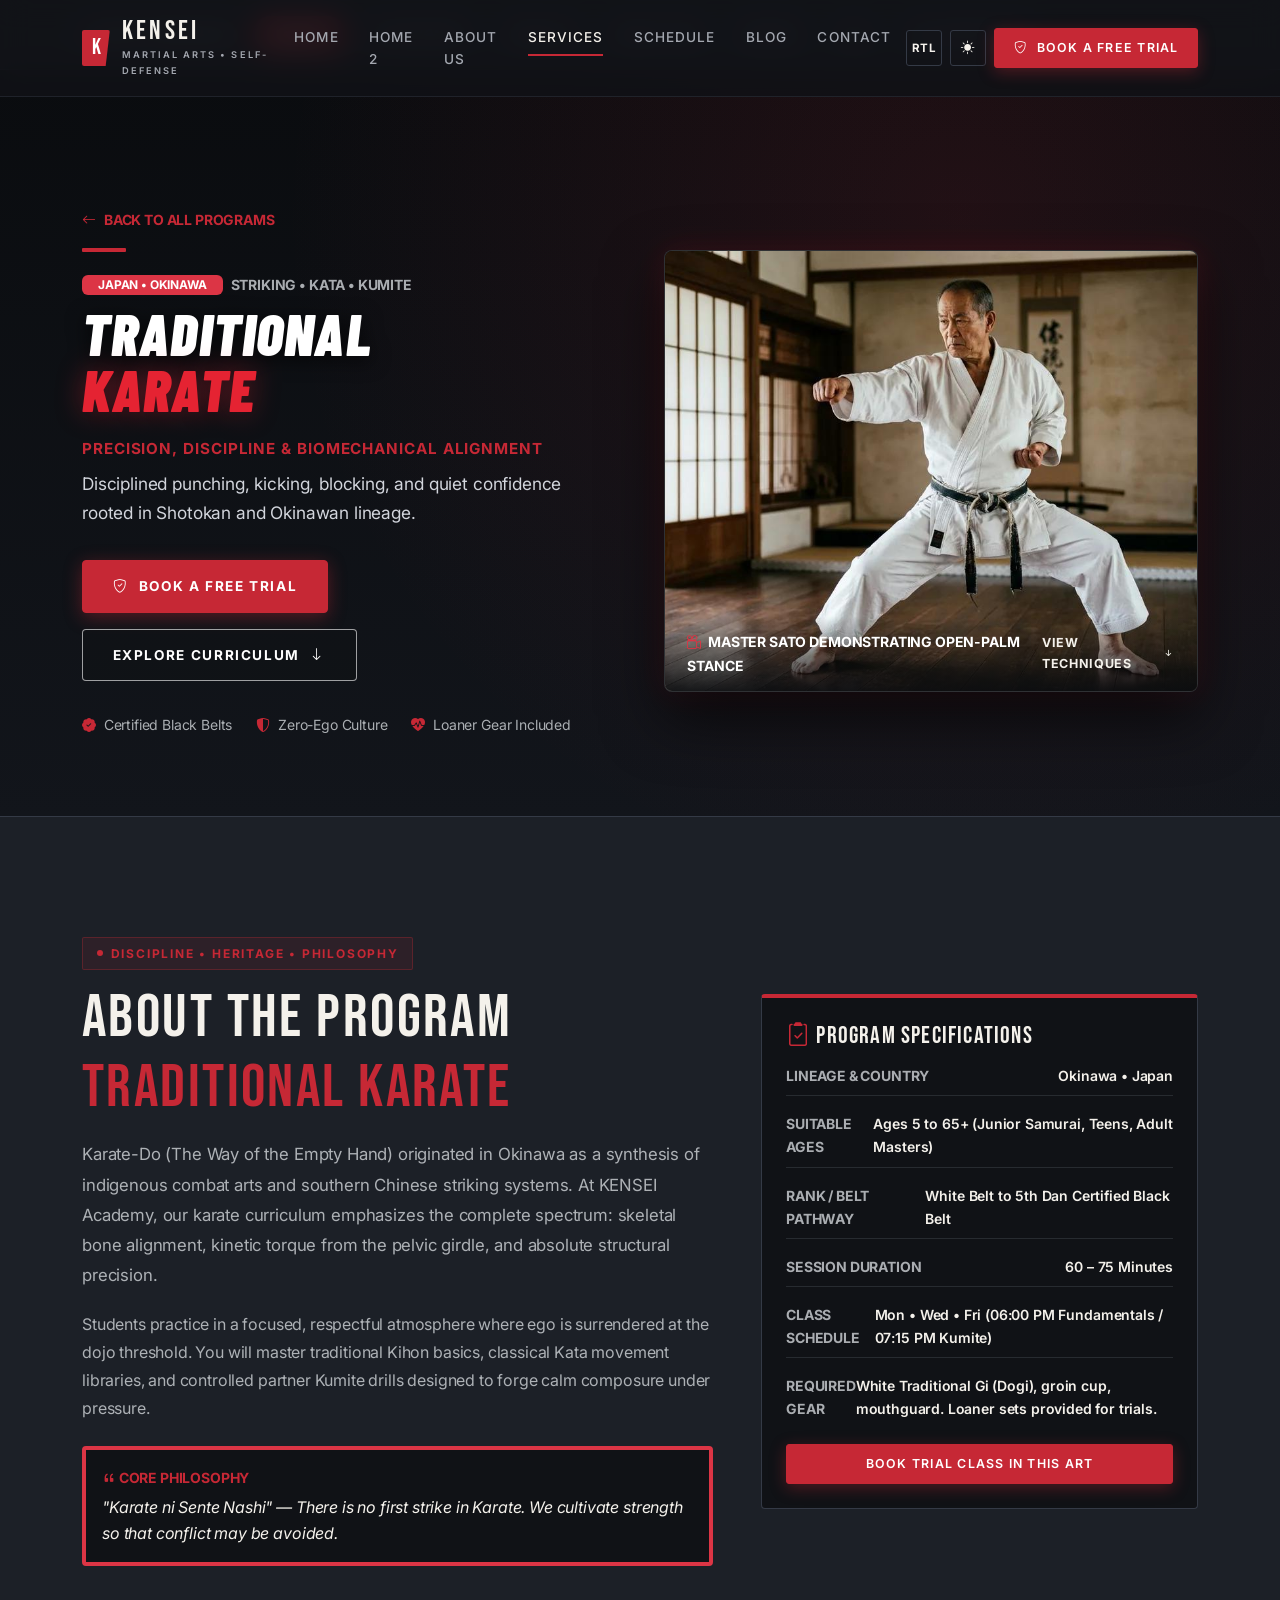
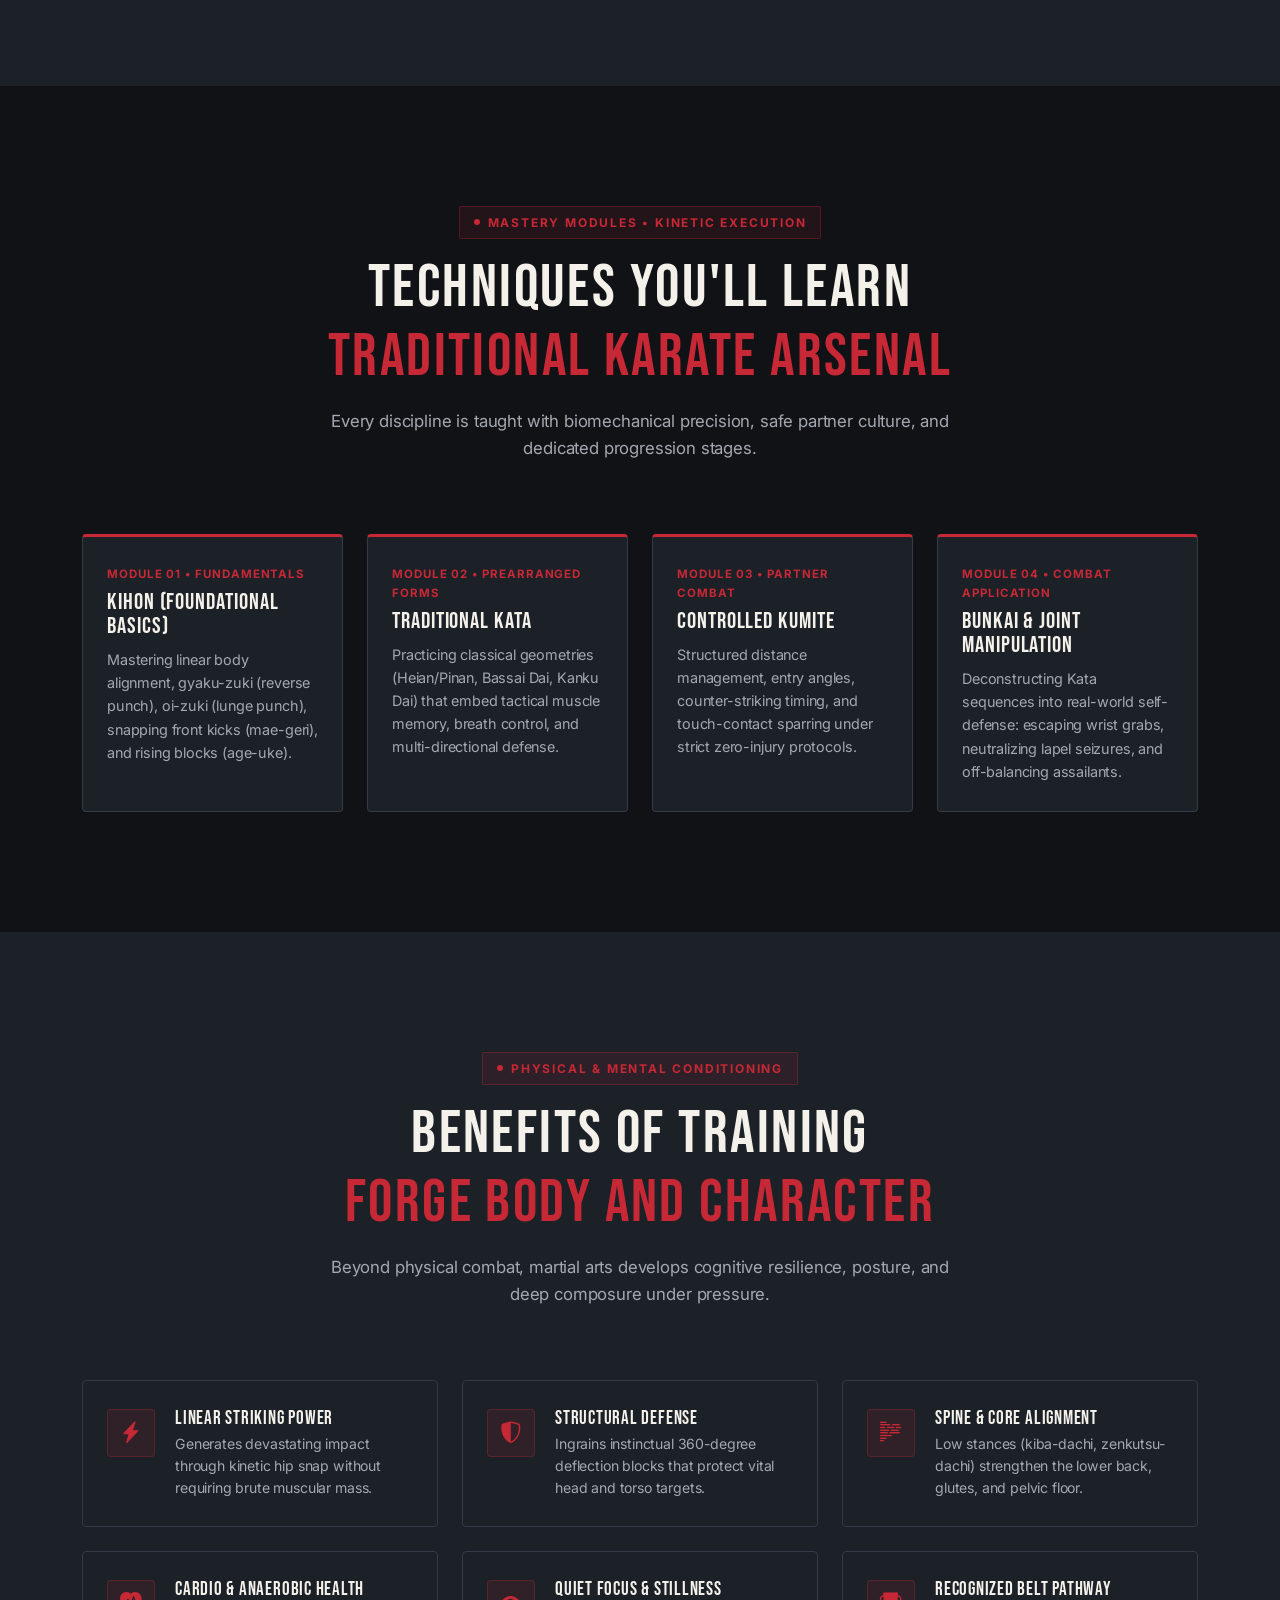
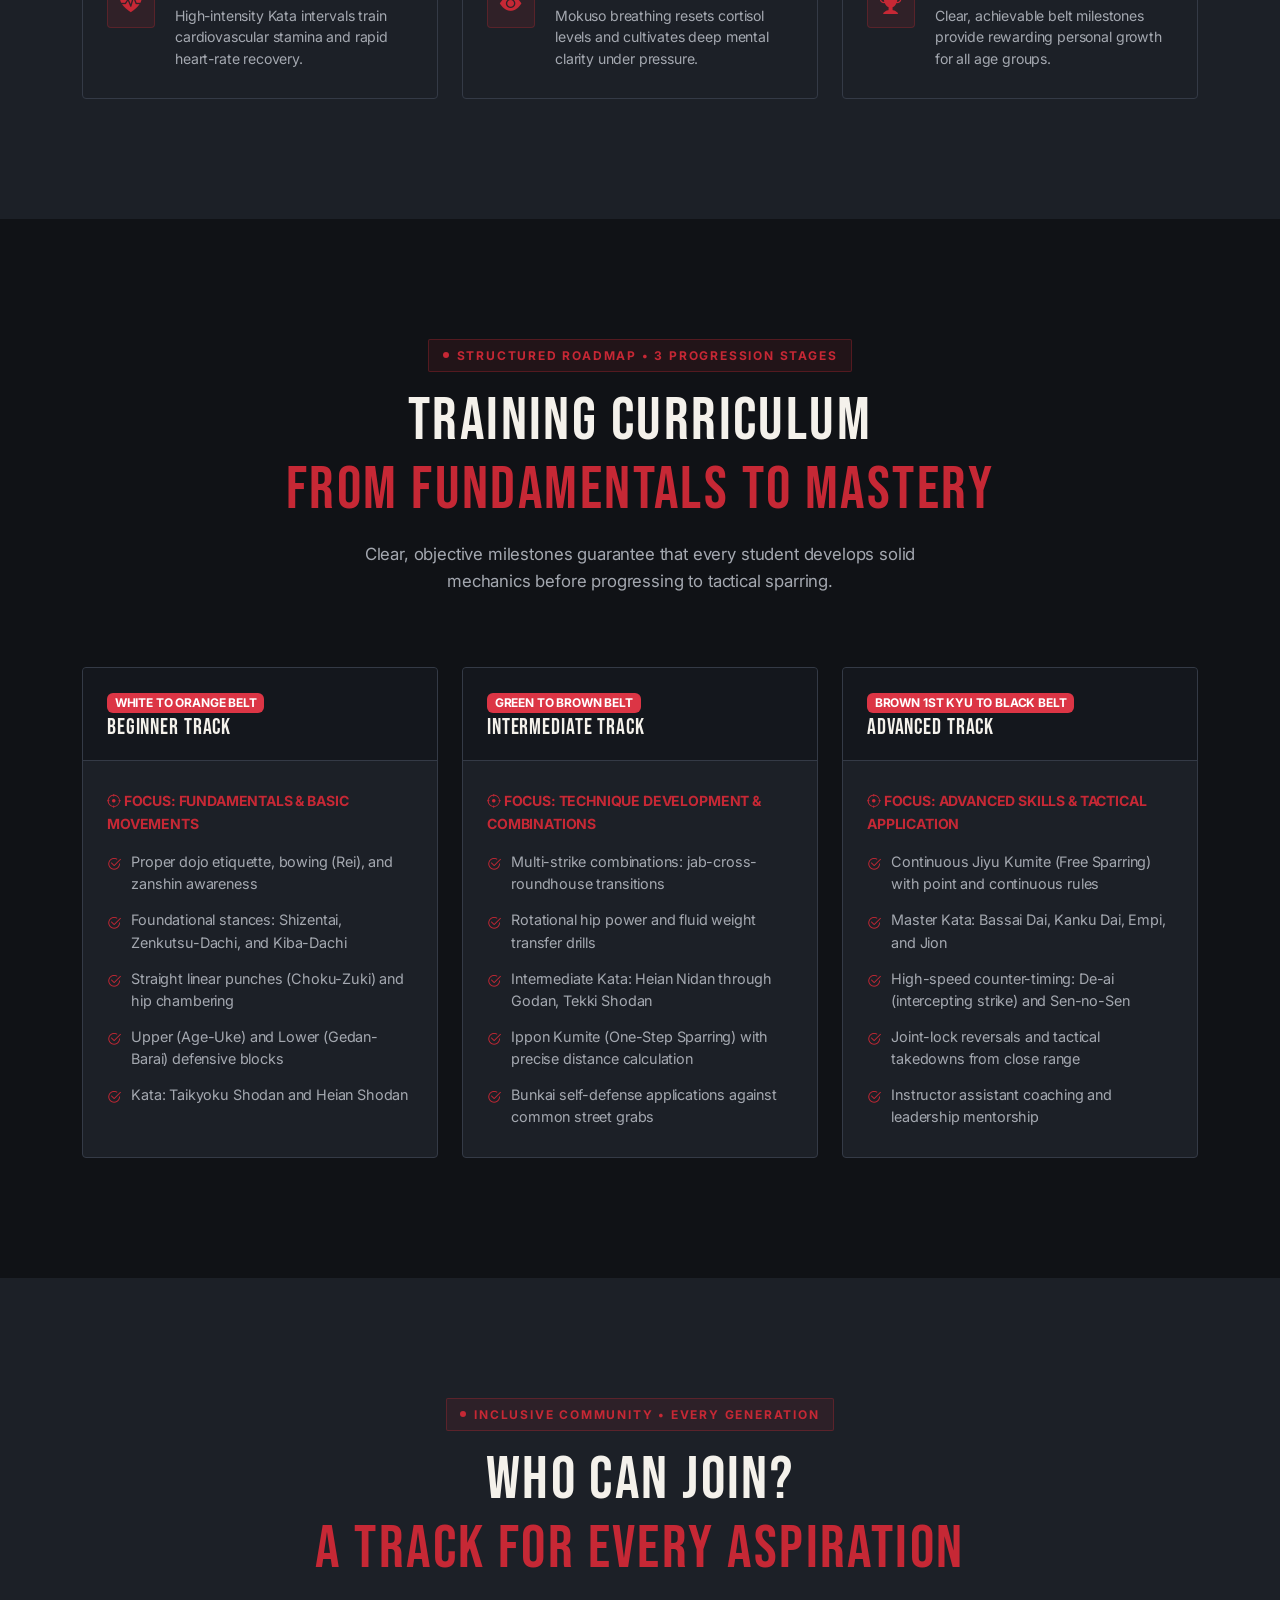
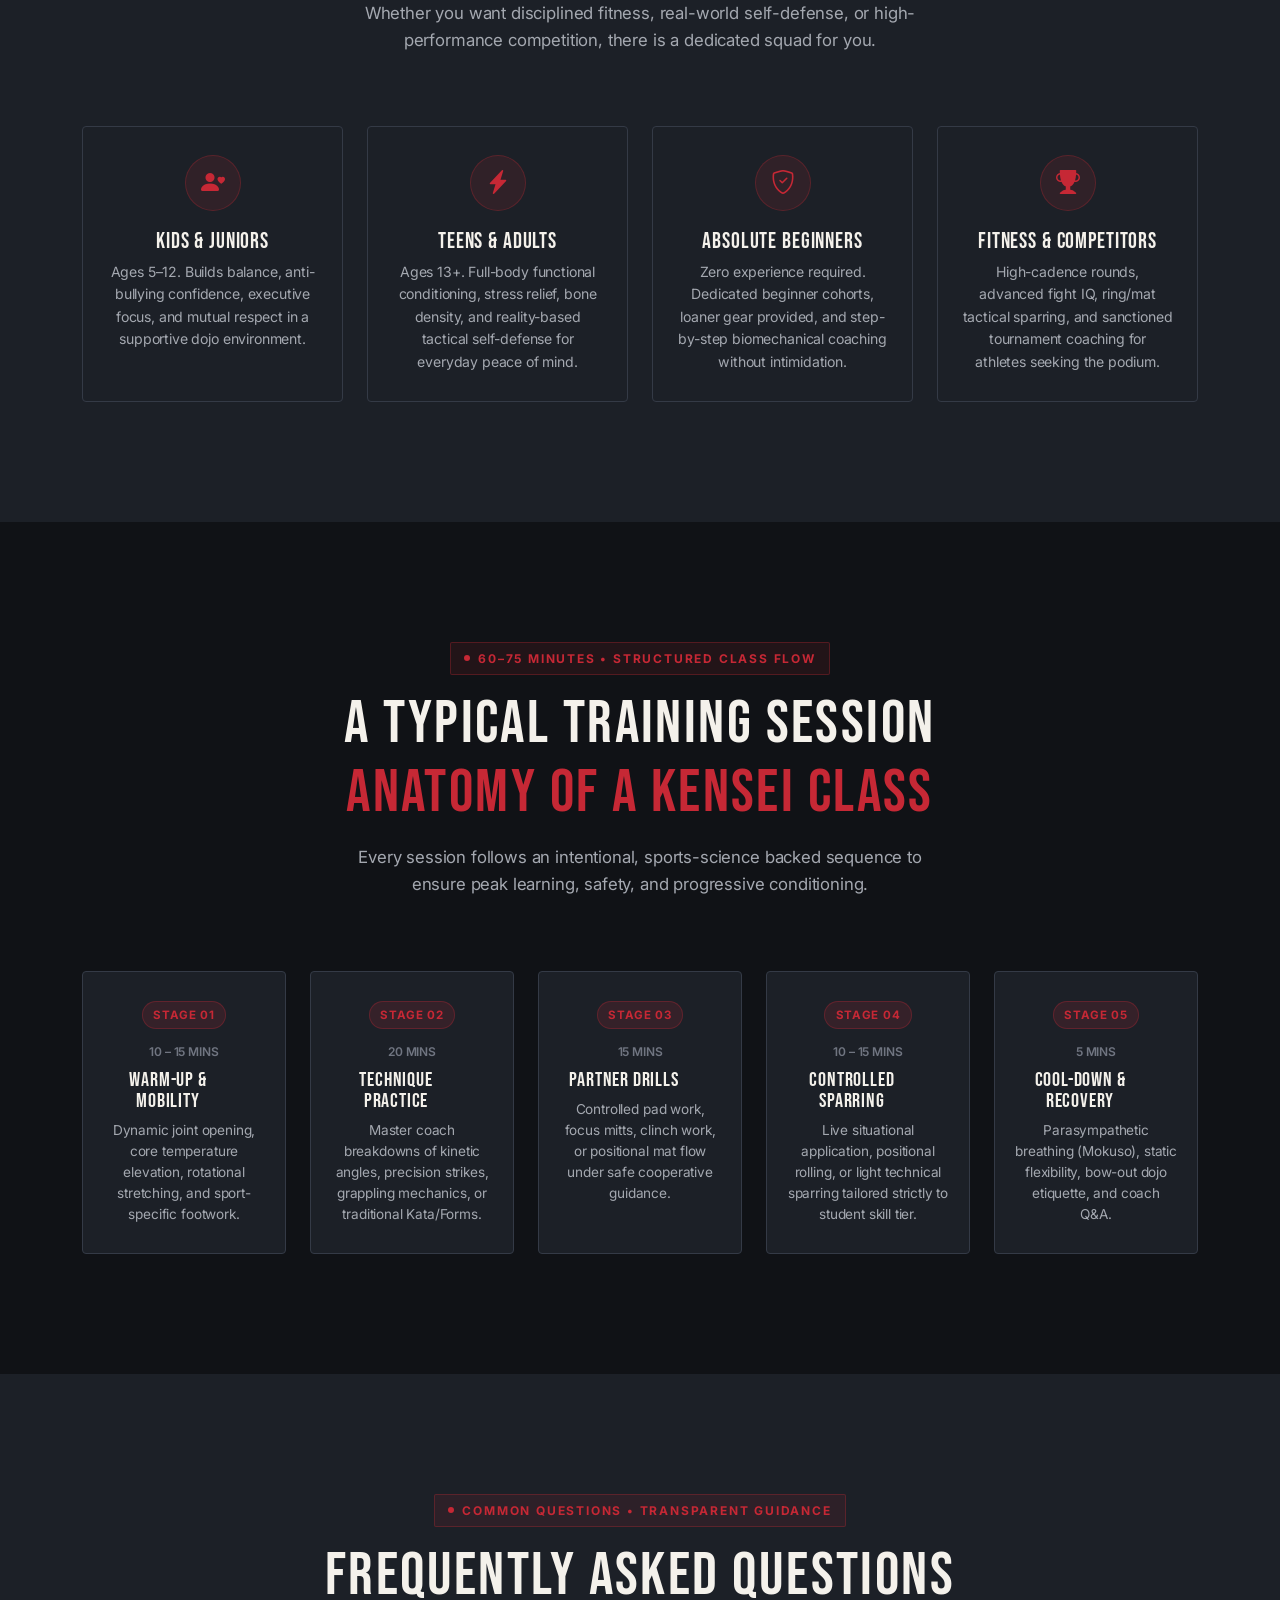
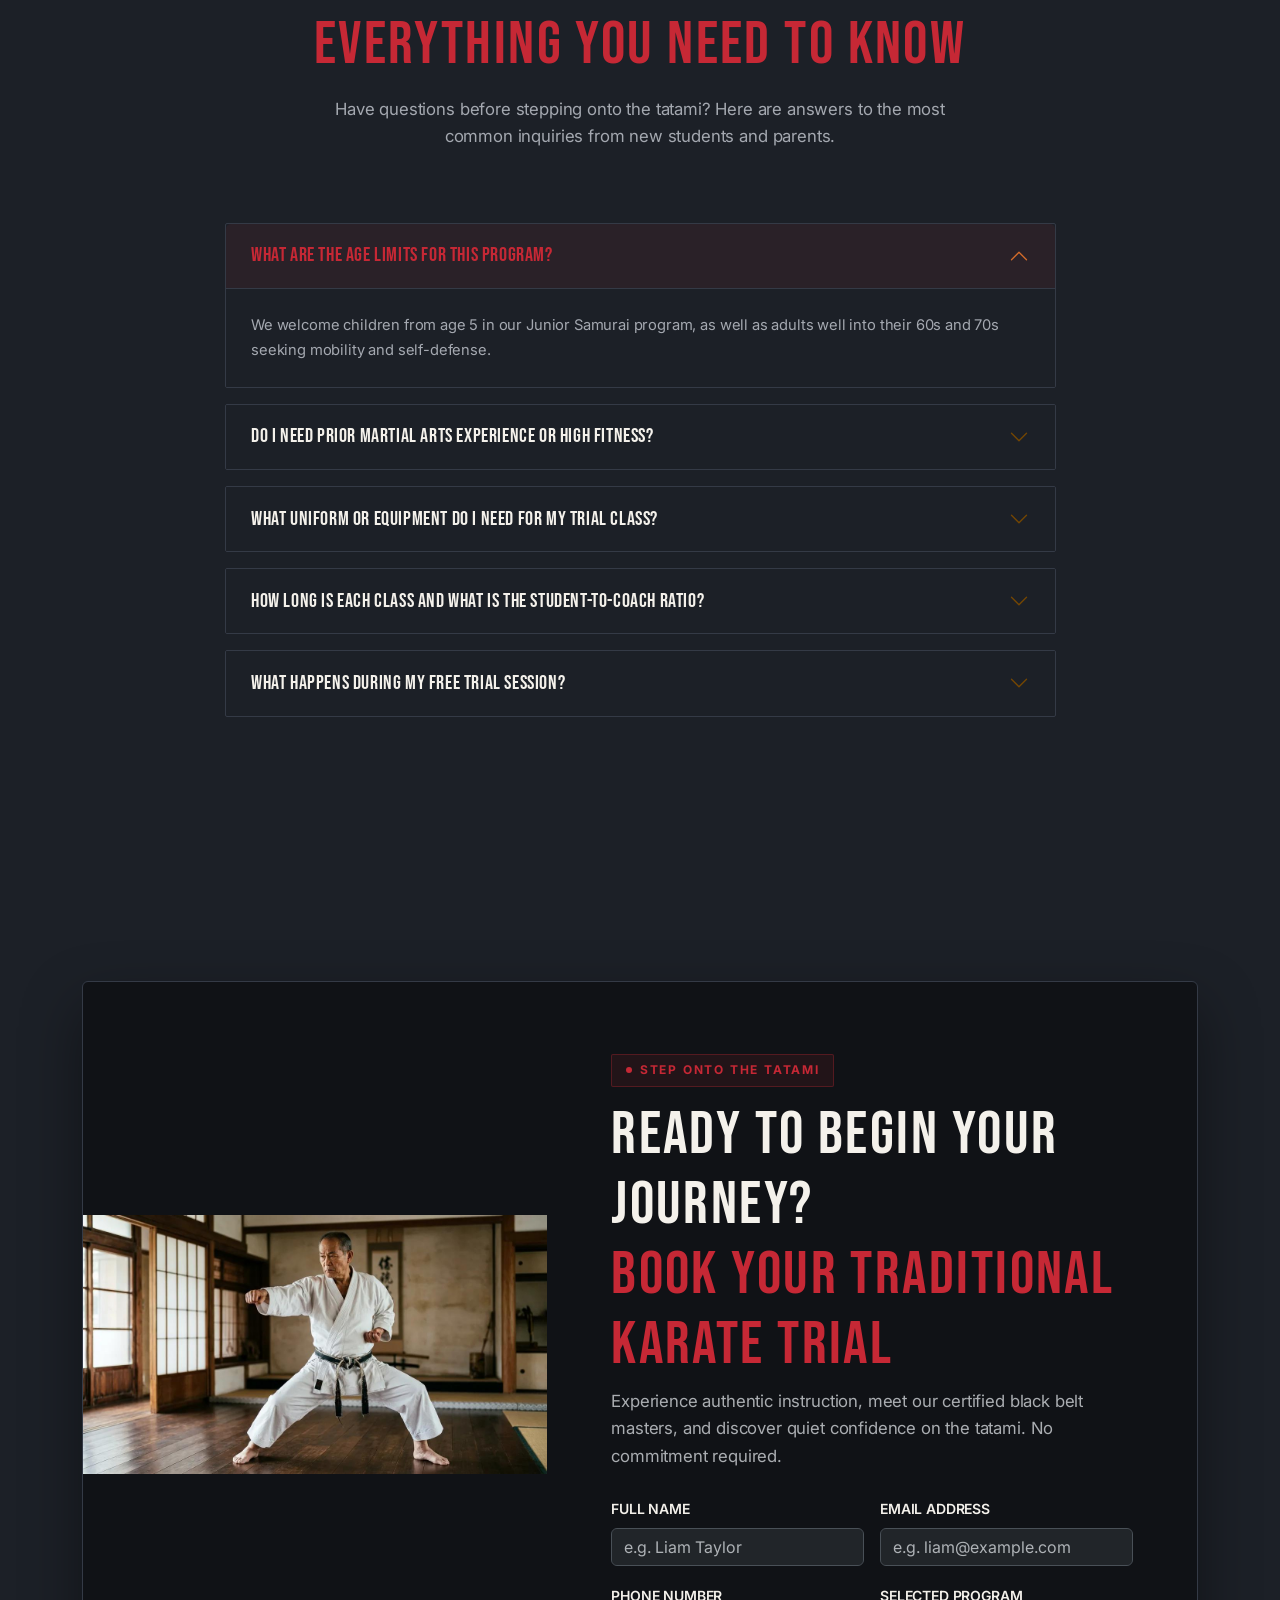
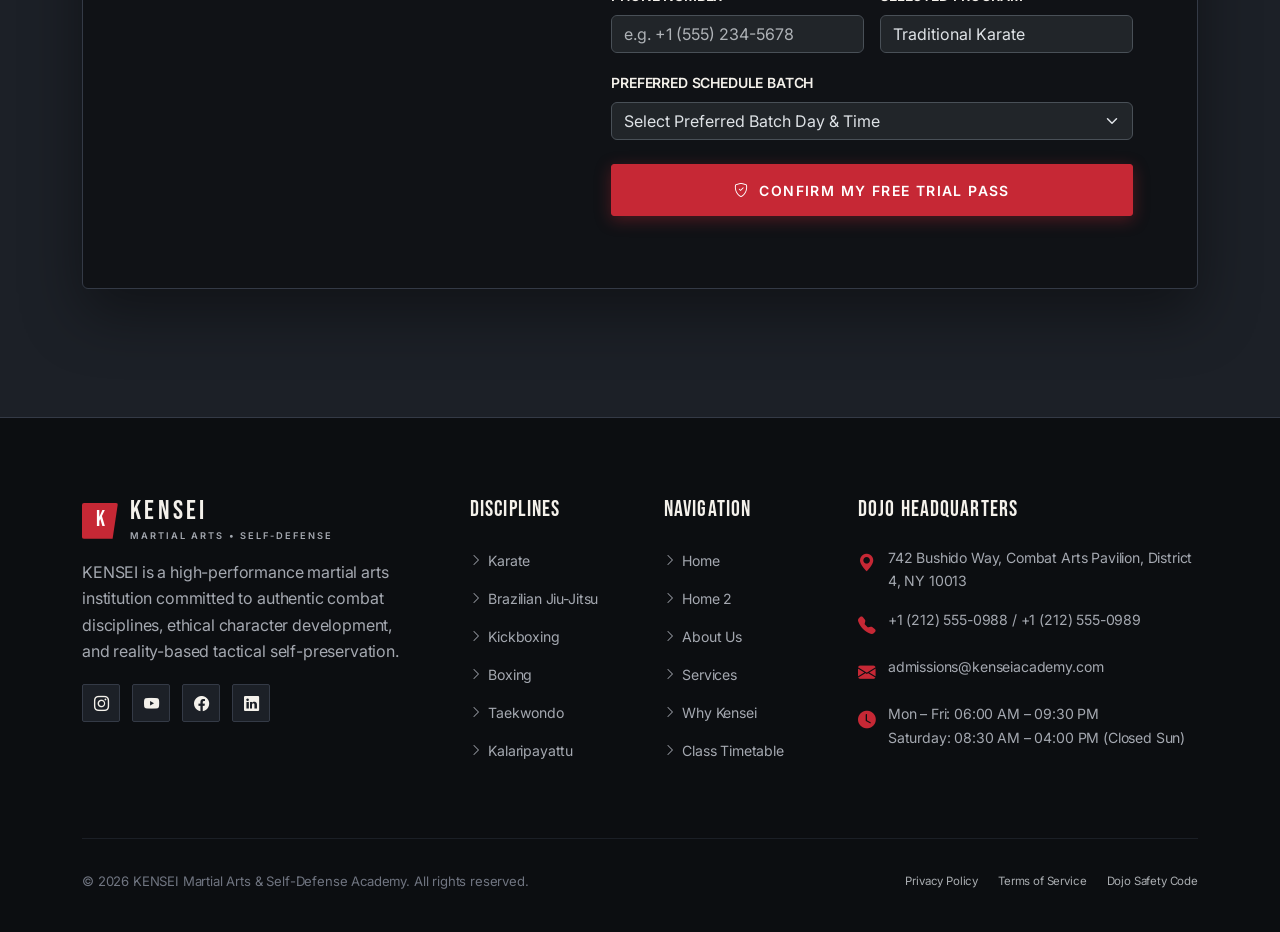
<file: program-detail.html>
<!DOCTYPE html>
<html lang="en" data-bs-theme="dark" dir="ltr">
<head>
  <meta charset="UTF-8">
  <meta name="viewport" content="width=device-width, initial-scale=1.0">
  <title>Program Details | KENSEI &mdash; Martial Arts &amp; Self-Defense Academy</title>
  <meta name="description" content="Explore in-depth curriculum details, techniques taught, suitable age groups, curriculum levels, and free trial booking for KENSEI Academy programs.">

  <!-- Google Fonts: Barlow Condensed, Bebas Neue & Inter -->
  <link rel="preconnect" href="https://fonts.googleapis.com">
  <link rel="preconnect" href="https://fonts.gstatic.com" crossorigin>
  <link href="https://fonts.googleapis.com/css2?family=Barlow+Condensed:ital,wght@1,700;1,800;1,900&family=Bebas+Neue&family=Inter:wght@300;400;500;600;700;800&display=swap" rel="stylesheet">

  <!-- Bootstrap 5.3.3 CSS -->
  <link href="https://cdn.jsdelivr.net/npm/bootstrap@5.3.3/dist/css/bootstrap.min.css" rel="stylesheet">
  
  <!-- Bootstrap Icons -->
  <link rel="stylesheet" href="https://cdn.jsdelivr.net/npm/bootstrap-icons@1.11.3/font/bootstrap-icons.min.css">

  <!-- Custom Stylesheet -->
  <link rel="stylesheet" href="css/style.css">
  <!-- Favicon & Brand Icons -->
  <link rel="icon" type="image/svg+xml" href="assets/images/favicon.svg">
  <link rel="icon" type="image/png" sizes="32x32" href="assets/images/favicon-32x32.png">
  <link rel="apple-touch-icon" sizes="180x180" href="assets/images/apple-touch-icon.png">
  <link rel="shortcut icon" href="favicon.ico">
</head>
<body>

  <!-- ========================================================================
       NAVBAR (Unified Component)
       ======================================================================== -->
  <header>
    <nav class="navbar navbar-expand-lg kensei-navbar" aria-label="Main navigation">
      <div class="container-xl">
        <a class="brand-link" href="index.html">
          <div class="brand-symbol" aria-hidden="true">K</div>
          <div class="brand-text">
            <span class="brand-title">KENSEI</span>
            <span class="brand-subtitle">Martial Arts &bull; Self-Defense</span>
          </div>
        </a>

        <button class="navbar-toggler" type="button" data-bs-toggle="collapse" data-bs-target="#kenseiNavContent"
          aria-controls="kenseiNavContent" aria-expanded="false" aria-label="Toggle navigation">
          <i class="bi bi-list fs-4"></i>
        </button>

        <div class="collapse navbar-collapse" id="kenseiNavContent">
          <ul class="navbar-nav mx-auto mb-2 mb-lg-0">
            <li class="nav-item">
              <a class="nav-link" href="index.html">Home</a>
            </li>
            <li class="nav-item">
              <a class="nav-link" href="home-2.html">Home 2</a>
            </li>
            <li class="nav-item">
              <a class="nav-link" href="about.html">About Us</a>
            </li>
            <li class="nav-item">
              <a class="nav-link active" aria-current="page" href="services.html">Services</a>
            </li>
            <li class="nav-item">
              <a class="nav-link" href="schedule.html">Schedule</a>
            </li>
            <li class="nav-item">
              <a class="nav-link" href="blog.html">Blog</a>
            </li>
            <li class="nav-item">
              <a class="nav-link" href="contact.html">Contact</a>
            </li>
          </ul>

          <div class="d-flex align-items-center gap-2 nav-actions-wrap">
            <button id="rtlToggleBtn" class="nav-util-btn" title="Toggle RTL / LTR" aria-label="Toggle Text Direction">
              <span id="rtlToggleLabel" class="rtl-toggle-text">RTL</span>
            </button>

            <button id="themeToggleBtn" class="nav-util-btn" title="Switch Theme" aria-label="Toggle Theme">
              <i id="themeToggleIcon" class="bi bi-sun-fill"></i>
            </button>

            <a href="#trial" class="btn-kensei btn-kensei-primary btn-kensei-sm">
              <i class="bi bi-shield-check"></i>
              <span>Book a Free Trial</span>
            </a>
          </div>
        </div>
      </div>
    </nav>
  </header>

  <!-- ========================================================================
       DISCIPLINE SWITCHER PILLS BAR
       ======================================================================== -->
  <div class="py-3 border-bottom" style="background: var(--bg-charcoal); border-color: var(--border-slate) !important;">
    <div class="container-xl">
      <div class="d-flex align-items-center gap-2 flex-wrap">
        <span class="small text-uppercase fw-bold text-muted me-2"><i class="bi bi-compass"></i> Select Discipline:</span>
        <a href="program-detail.html?program=karate" class="discipline-pill-btn" data-prog-id="karate">Karate</a>
        <a href="program-detail.html?program=taekwondo" class="discipline-pill-btn" data-prog-id="taekwondo">Taekwondo</a>
        <a href="program-detail.html?program=kungfu" class="discipline-pill-btn" data-prog-id="kungfu">Kung Fu</a>
        <a href="program-detail.html?program=kickboxing" class="discipline-pill-btn" data-prog-id="kickboxing">Muay Thai</a>
        <a href="program-detail.html?program=boxing" class="discipline-pill-btn" data-prog-id="boxing">Boxing</a>
        <a href="program-detail.html?program=bjj" class="discipline-pill-btn" data-prog-id="bjj">BJJ</a>
        <a href="program-detail.html?program=kalaripayattu" class="discipline-pill-btn" data-prog-id="kalaripayattu">Kalaripayattu</a>
      </div>
    </div>
  </div>

  <!-- ========================================================================
       1. PROGRAM HERO (Dynamic per discipline)
       ======================================================================== -->
  <section class="prog-hero-section" id="hero">
    <div class="container-xl">
      <div class="row align-items-center g-5">
        <!-- Left: Copy & Actions -->
        <div class="col-lg-6 col-xl-6">
          <a href="services.html" class="text-combat-red fw-bold text-uppercase small mb-3 d-inline-flex align-items-center gap-2 text-decoration-none">
            <i class="bi bi-arrow-left"></i> Back to All Programs
          </a>
          <span class="home2-accent-bar reveal-on-scroll" aria-hidden="true"></span>

          <div class="d-flex align-items-center gap-2 mb-2">
            <span id="progOriginBadge" class="badge bg-danger text-uppercase px-3 py-1">JAPAN</span>
            <span id="progPillBadge" class="small text-uppercase fw-bold text-muted">STRIKING &bull; KATA &bull; KUMITE</span>
          </div>

          <h1 id="progTitle" class="home2-hero-headline reveal-on-scroll reveal-delay-1">
            <span class="text-white-line">TRADITIONAL</span>
            <span class="text-red-line">KARATE.</span>
          </h1>

          <p id="progTagline" class="text-combat-red fw-bold text-uppercase mb-2" style="letter-spacing: 0.06em; font-size: 0.95rem;">
            Precision, Discipline &amp; Biomechanical Alignment
          </p>

          <p id="progLead" class="prog-hero-lead reveal-on-scroll reveal-delay-2">
            Disciplined punching, kicking, blocking, and mental fortitude rooted in Shotokan and Okinawan heritage.
          </p>

          <div class="d-flex flex-wrap gap-3 mb-4 reveal-on-scroll reveal-delay-3">
            <a href="#trial" class="home2-btn-primary">
              <i class="bi bi-shield-check"></i>
              <span>BOOK A FREE TRIAL</span>
            </a>
            <a href="#curriculum" class="home2-btn-outline">
              <span>EXPLORE CURRICULUM</span>
              <i class="bi bi-arrow-down"></i>
            </a>
          </div>

          <!-- Trust Badges -->
          <div class="d-flex align-items-center gap-4 text-muted small pt-2">
            <span><i class="bi bi-patch-check-fill text-combat-red me-1"></i> Certified Black Belts</span>
            <span><i class="bi bi-shield-shaded text-combat-red me-1"></i> Zero-Ego Culture</span>
            <span><i class="bi bi-heart-pulse-fill text-combat-red me-1"></i> Loaner Gear Included</span>
          </div>
        </div>

        <!-- Right: Discipline-specific action photograph in foreground showcase box -->
        <div class="col-lg-6 col-xl-6">
          <div class="prog-hero-showcase-box reveal-on-scroll reveal-delay-2">
            <img id="progHeroImg" src="assets/images/karate-japan.jpg" alt="Discipline training at KENSEI Academy" class="prog-hero-img">
            <div class="showcase-footer-bar">
              <span id="progActionCaption" class="text-white small fw-bold text-uppercase tracking-wider">
                <i class="bi bi-camera-reels text-danger me-1"></i> Authentic Dojo Training
              </span>
              <a href="#techniques" class="showcase-explore-btn">
                <span>View Techniques</span> <i class="bi bi-arrow-down-short"></i>
              </a>
            </div>
          </div>
        </div>
      </div>
    </div>
  </section>

  <!-- ========================================================================
       2. ABOUT THE PROGRAM
       ======================================================================== -->
  <section class="section-padding" id="about-program" style="background: var(--bg-charcoal);">
    <div class="container-xl">
      <div class="row g-5 align-items-center">
        <div class="col-lg-7">
          <span class="section-badge">Discipline &bull; Heritage &bull; Philosophy</span>
          <h2 class="section-title">ABOUT THE PROGRAM <br><span class="text-combat-red" id="aboutHeadingDiscipline">THE WAY OF COMBAT</span></h2>
          <p id="progAboutText1" class="text-muted" style="font-size: 1.05rem; line-height: 1.8;">
            Historical background and philosophical foundations will appear here.
          </p>
          <p id="progAboutText2" class="text-muted" style="font-size: 1rem; line-height: 1.75;">
            What students experience on the mats, training culture, and biomechanics.
          </p>

          <!-- Philosophy Callout -->
          <div class="p-3 mt-4 rounded-1 border-start border-4 border-danger" style="background: var(--bg-midnight); border: 1px solid var(--border-slate);">
            <div class="small text-uppercase fw-bold text-combat-red mb-1"><i class="bi bi-quote"></i> Core Philosophy</div>
            <div id="progPhilosophy" class="text-ivory fst-italic">
              "Karate ni Sente Nashi" &mdash; There is no first strike in Karate.
            </div>
          </div>
        </div>

        <div class="col-lg-5">
          <!-- Program Specifications Sheet -->
          <div class="p-4 rounded-1" style="background: var(--bg-midnight); border: 1px solid var(--border-slate); border-top: 4px solid var(--accent-combat-red);">
            <h3 class="font-heading fs-4 mb-3" style="color: var(--text-ivory);"><i class="bi bi-clipboard2-check text-combat-red"></i> PROGRAM SPECIFICATIONS</h3>
            
            <div class="d-flex flex-column gap-3">
              <div class="d-flex justify-content-between align-items-center pb-2 border-bottom border-secondary border-opacity-25">
                <span class="small text-muted text-uppercase fw-bold">Lineage &amp; Country</span>
                <span id="specOrigin" class="small fw-semibold text-ivory">Japan &bull; Okinawa</span>
              </div>
              <div class="d-flex justify-content-between align-items-center pb-2 border-bottom border-secondary border-opacity-25">
                <span class="small text-muted text-uppercase fw-bold">Suitable Ages</span>
                <span id="specAges" class="small fw-semibold text-ivory">Ages 5 to 65+</span>
              </div>
              <div class="d-flex justify-content-between align-items-center pb-2 border-bottom border-secondary border-opacity-25">
                <span class="small text-muted text-uppercase fw-bold">Rank / Belt Pathway</span>
                <span id="specLevels" class="small fw-semibold text-ivory">White to Black Belt</span>
              </div>
              <div class="d-flex justify-content-between align-items-center pb-2 border-bottom border-secondary border-opacity-25">
                <span class="small text-muted text-uppercase fw-bold">Session Duration</span>
                <span class="small fw-semibold text-ivory">60 &ndash; 75 Minutes</span>
              </div>
              <div class="d-flex justify-content-between align-items-center pb-2 border-bottom border-secondary border-opacity-25">
                <span class="small text-muted text-uppercase fw-bold">Class Schedule</span>
                <span id="specSchedule" class="small fw-semibold text-ivory">Mon &bull; Wed &bull; Fri</span>
              </div>
              <div class="d-flex justify-content-between align-items-center">
                <span class="small text-muted text-uppercase fw-bold">Required Gear</span>
                <span id="specEquipment" class="small fw-semibold text-ivory">Traditional Gi (Loaners available)</span>
              </div>
            </div>

            <a href="#trial" class="btn-kensei btn-kensei-primary btn-kensei-sm w-100 justify-content-center mt-4">
              <span>Book Trial Class in This Art</span>
            </a>
          </div>
        </div>
      </div>
    </div>
  </section>

  <!-- ========================================================================
       3. TECHNIQUES YOU'LL LEARN
       ======================================================================== -->
  <section class="section-padding" id="techniques" style="background: var(--bg-midnight);">
    <div class="container-xl">
      <div class="text-center section-header-wrap reveal-on-scroll">
        <span class="section-badge">Mastery Modules &bull; Kinetic Execution</span>
        <h2 class="section-title">TECHNIQUES YOU'LL LEARN <br><span class="text-combat-red" id="techHeadingDiscipline">ANATOMY OF MOVEMENTS</span></h2>
        <p class="section-subtitle">
          Every discipline is taught with biomechanical precision, safe partner culture, and dedicated progression stages.
        </p>
      </div>

      <div class="row g-4" id="techniquesGrid">
        <!-- Dynamically populated 4-card technique grid -->
      </div>
    </div>
  </section>

  <!-- ========================================================================
       4. BENEFITS OF TRAINING
       ======================================================================== -->
  <section class="section-padding" id="benefits" style="background: var(--bg-charcoal);">
    <div class="container-xl">
      <div class="text-center section-header-wrap reveal-on-scroll">
        <span class="section-badge">Physical &amp; Mental Conditioning</span>
        <h2 class="section-title">BENEFITS OF TRAINING <br><span class="text-combat-red">FORGE BODY AND CHARACTER</span></h2>
        <p class="section-subtitle">
          Beyond physical combat, martial arts develops cognitive resilience, posture, and deep composure under pressure.
        </p>
      </div>

      <div class="row g-4" id="benefitsGrid">
        <!-- Dynamically populated 6 compact feature cards with icons -->
      </div>
    </div>
  </section>

  <!-- ========================================================================
       5. TRAINING CURRICULUM (Beginner &bull; Intermediate &bull; Advanced)
       ======================================================================== -->
  <section class="section-padding" id="curriculum" style="background: var(--bg-midnight);">
    <div class="container-xl">
      <div class="text-center section-header-wrap reveal-on-scroll">
        <span class="section-badge">Structured Roadmap &bull; 3 Progression Stages</span>
        <h2 class="section-title">TRAINING CURRICULUM <br><span class="text-combat-red">FROM FUNDAMENTALS TO MASTERY</span></h2>
        <p class="section-subtitle">
          Clear, objective milestones guarantee that every student develops solid mechanics before progressing to tactical sparring.
        </p>
      </div>

      <div class="row g-4" id="curriculumGrid">
        <!-- Dynamically populated 3 level cards: Beginner, Intermediate, Advanced -->
      </div>
    </div>
  </section>

  <!-- ========================================================================
       6. WHO CAN JOIN?
       ======================================================================== -->
  <section class="section-padding" id="who-can-join" style="background: var(--bg-charcoal);">
    <div class="container-xl">
      <div class="text-center section-header-wrap reveal-on-scroll">
        <span class="section-badge">Inclusive Community &bull; Every Generation</span>
        <h2 class="section-title">WHO CAN JOIN? <br><span class="text-combat-red">A TRACK FOR EVERY ASPIRATION</span></h2>
        <p class="section-subtitle">
          Whether you want disciplined fitness, real-world self-defense, or high-performance competition, there is a dedicated squad for you.
        </p>
      </div>

      <div class="row g-4">
        <!-- 1. Kids & Juniors -->
        <div class="col-md-6 col-lg-3">
          <div class="who-join-card">
            <div class="who-join-icon"><i class="bi bi-person-heart"></i></div>
            <h3 class="who-join-title">KIDS &amp; JUNIORS</h3>
            <p class="who-join-desc">
              Ages 5&ndash;12. Builds balance, anti-bullying confidence, executive focus, and mutual respect in a supportive dojo environment.
            </p>
          </div>
        </div>

        <!-- 2. Teenagers & Adults -->
        <div class="col-md-6 col-lg-3">
          <div class="who-join-card">
            <div class="who-join-icon"><i class="bi bi-lightning-charge-fill"></i></div>
            <h3 class="who-join-title">TEENS &amp; ADULTS</h3>
            <p class="who-join-desc">
              Ages 13+. Full-body functional conditioning, stress relief, bone density, and reality-based tactical self-defense for everyday peace of mind.
            </p>
          </div>
        </div>

        <!-- 3. Absolute Beginners -->
        <div class="col-md-6 col-lg-3">
          <div class="who-join-card">
            <div class="who-join-icon"><i class="bi bi-shield-check"></i></div>
            <h3 class="who-join-title">ABSOLUTE BEGINNERS</h3>
            <p class="who-join-desc">
              Zero experience required. Dedicated beginner cohorts, loaner gear provided, and step-by-step biomechanical coaching without intimidation.
            </p>
          </div>
        </div>

        <!-- 4. Aspiring Competitors -->
        <div class="col-md-6 col-lg-3">
          <div class="who-join-card">
            <div class="who-join-icon"><i class="bi bi-trophy-fill"></i></div>
            <h3 class="who-join-title">FITNESS &amp; COMPETITORS</h3>
            <p class="who-join-desc">
              High-cadence rounds, advanced fight IQ, ring/mat tactical sparring, and sanctioned tournament coaching for athletes seeking the podium.
            </p>
          </div>
        </div>
      </div>
    </div>
  </section>

  <!-- ========================================================================
       7. A TYPICAL TRAINING SESSION
       ======================================================================== -->
  <section class="section-padding" id="training-session" style="background: var(--bg-midnight);">
    <div class="container-xl">
      <div class="text-center section-header-wrap reveal-on-scroll">
        <span class="section-badge">60&ndash;75 Minutes &bull; Structured Class Flow</span>
        <h2 class="section-title">A TYPICAL TRAINING SESSION <br><span class="text-combat-red">ANATOMY OF A KENSEI CLASS</span></h2>
        <p class="section-subtitle">
          Every session follows an intentional, sports-science backed sequence to ensure peak learning, safety, and progressive conditioning.
        </p>
      </div>

      <div class="row g-4">
        <!-- Step 1 -->
        <div class="col-md-6 col-lg-2-4 col-xl">
          <div class="session-step-card">
            <span class="session-step-badge">Stage 01</span>
            <div class="session-step-time">10 &ndash; 15 Mins</div>
            <h3 class="session-step-title">WARM-UP &amp; MOBILITY</h3>
            <p class="session-step-desc">Dynamic joint opening, core temperature elevation, rotational stretching, and sport-specific footwork.</p>
          </div>
        </div>

        <!-- Step 2 -->
        <div class="col-md-6 col-lg-2-4 col-xl">
          <div class="session-step-card">
            <span class="session-step-badge">Stage 02</span>
            <div class="session-step-time">20 Mins</div>
            <h3 class="session-step-title">TECHNIQUE PRACTICE</h3>
            <p class="session-step-desc">Master coach breakdowns of kinetic angles, precision strikes, grappling mechanics, or traditional Kata/Forms.</p>
          </div>
        </div>

        <!-- Step 3 -->
        <div class="col-md-6 col-lg-2-4 col-xl">
          <div class="session-step-card">
            <span class="session-step-badge">Stage 03</span>
            <div class="session-step-time">15 Mins</div>
            <h3 class="session-step-title">PARTNER DRILLS</h3>
            <p class="session-step-desc">Controlled pad work, focus mitts, clinch work, or positional mat flow under safe cooperative guidance.</p>
          </div>
        </div>

        <!-- Step 4 -->
        <div class="col-md-6 col-lg-2-4 col-xl">
          <div class="session-step-card">
            <span class="session-step-badge">Stage 04</span>
            <div class="session-step-time">10 &ndash; 15 Mins</div>
            <h3 class="session-step-title">CONTROLLED SPARRING</h3>
            <p class="session-step-desc">Live situational application, positional rolling, or light technical sparring tailored strictly to student skill tier.</p>
          </div>
        </div>

        <!-- Step 5 -->
        <div class="col-md-6 col-lg-2-4 col-xl">
          <div class="session-step-card">
            <span class="session-step-badge">Stage 05</span>
            <div class="session-step-time">5 Mins</div>
            <h3 class="session-step-title">COOL-DOWN &amp; RECOVERY</h3>
            <p class="session-step-desc">Parasympathetic breathing (Mokuso), static flexibility, bow-out dojo etiquette, and coach Q&amp;A.</p>
          </div>
        </div>
      </div>
    </div>
  </section>

  <!-- ========================================================================
       8. FREQUENTLY ASKED QUESTIONS
       ======================================================================== -->
  <section class="section-padding" id="faq" style="background: var(--bg-charcoal);">
    <div class="container-xl">
      <div class="text-center section-header-wrap reveal-on-scroll">
        <span class="section-badge">Common Questions &bull; Transparent Guidance</span>
        <h2 class="section-title">FREQUENTLY ASKED QUESTIONS <br><span class="text-combat-red">EVERYTHING YOU NEED TO KNOW</span></h2>
        <p class="section-subtitle">
          Have questions before stepping onto the tatami? Here are answers to the most common inquiries from new students and parents.
        </p>
      </div>

      <div class="row justify-content-center">
        <div class="col-lg-9">
          <div class="accordion kensei-accordion" id="progFaqAccordion">
            <!-- FAQ 1 -->
            <div class="accordion-item">
              <h3 class="accordion-header" id="faqHead1">
                <button class="accordion-button" type="button" data-bs-toggle="collapse" data-bs-target="#faqCollapse1" aria-expanded="true" aria-controls="faqCollapse1">
                  What are the age limits for this program?
                </button>
              </h3>
              <div id="faqCollapse1" class="accordion-collapse collapse show" aria-labelledby="faqHead1" data-bs-parent="#progFaqAccordion">
                <div class="accordion-body" id="faqAnsAge">
                  We welcome students starting from age 5 in our Junior Samurai cohort, up to practitioners in their 60s and 70s. All classes are stratified by age group and skill level so training is always safe and age-appropriate.
                </div>
              </div>
            </div>

            <!-- FAQ 2 -->
            <div class="accordion-item">
              <h3 class="accordion-header" id="faqHead2">
                <button class="accordion-button collapsed" type="button" data-bs-toggle="collapse" data-bs-target="#faqCollapse2" aria-expanded="false" aria-controls="faqCollapse2">
                  Do I need prior martial arts experience or high fitness?
                </button>
              </h3>
              <div id="faqCollapse2" class="accordion-collapse collapse" aria-labelledby="faqHead2" data-bs-parent="#progFaqAccordion">
                <div class="accordion-body">
                  No prior martial arts experience or baseline fitness is required! Over 65% of our new members start with zero combat sports background. Our instructors guide you step-by-step through fundamental stances and movements at your own comfortable pace.
                </div>
              </div>
            </div>

            <!-- FAQ 3 -->
            <div class="accordion-item">
              <h3 class="accordion-header" id="faqHead3">
                <button class="accordion-button collapsed" type="button" data-bs-toggle="collapse" data-bs-target="#faqCollapse3" aria-expanded="false" aria-controls="faqCollapse3">
                  What uniform or equipment do I need for my trial class?
                </button>
              </h3>
              <div id="faqCollapse3" class="accordion-collapse collapse" aria-labelledby="faqHead3" data-bs-parent="#progFaqAccordion">
                <div class="accordion-body" id="faqAnsGear">
                  For your free trial, simply wear comfortable athletic clothing (t-shirt and sweatpants or shorts). All required protective gear (loaner Gi, boxing gloves, shin guards) is sanitized and provided free of charge by the academy.
                </div>
              </div>
            </div>

            <!-- FAQ 4 -->
            <div class="accordion-item">
              <h3 class="accordion-header" id="faqHead4">
                <button class="accordion-button collapsed" type="button" data-bs-toggle="collapse" data-bs-target="#faqCollapse4" aria-expanded="false" aria-controls="faqCollapse4">
                  How long is each class and what is the student-to-coach ratio?
                </button>
              </h3>
              <div id="faqCollapse4" class="accordion-collapse collapse" aria-labelledby="faqHead4" data-bs-parent="#progFaqAccordion">
                <div class="accordion-body">
                  Standard classes run for 60 to 75 minutes. We maintain a strict maximum 12:1 student-to-instructor ratio on the mats to ensure individualized postural feedback, safety oversight, and rapid skill retention.
                </div>
              </div>
            </div>

            <!-- FAQ 5 -->
            <div class="accordion-item">
              <h3 class="accordion-header" id="faqHead5">
                <button class="accordion-button collapsed" type="button" data-bs-toggle="collapse" data-bs-target="#faqCollapse5" aria-expanded="false" aria-controls="faqCollapse5">
                  What happens during my Free Trial Session?
                </button>
              </h3>
              <div id="faqCollapse5" class="accordion-collapse collapse" aria-labelledby="faqHead5" data-bs-parent="#progFaqAccordion">
                <div class="accordion-body">
                  You will be greeted by our admissions coordinator, given a tour of our hospital-grade tatami facility, fitted with any loaner equipment, and paired with an experienced assistant coach who walks you through the fundamentals. There is zero pressure and zero commitment.
                </div>
              </div>
            </div>
          </div>
        </div>
      </div>
    </div>
  </section>

  <!-- ========================================================================
       9. FINAL CTA (Book Free Trial)
       ======================================================================== -->
  <section class="section-padding about-cta-section" id="trial">
    <div class="container-xl">
      <div class="about-cta-card">
        <div class="row g-0 align-items-center">
          <div class="col-lg-5 about-cta-img-col d-none d-lg-block">
            <img id="progCtaImg" src="assets/images/karate-japan.jpg" alt="KENSEI martial arts training" loading="lazy">
          </div>
          <div class="col-lg-7 about-cta-content">
            <span class="section-badge">Step Onto The Tatami</span>
            <h2 class="section-title mb-2">
              READY TO BEGIN YOUR JOURNEY? <br>
              <span id="progCtaTitle" class="text-combat-red">BOOK YOUR FREE TRIAL</span>
            </h2>
            <p class="text-muted mb-4" style="font-size: 1.05rem; line-height: 1.65;">
              Experience authentic instruction, meet our certified black belt masters, and discover quiet confidence on the tatami. No commitment required.
            </p>

            <form class="row g-3" id="programTrialForm" onsubmit="event.preventDefault(); alert('Trial pass confirmed for ' + document.getElementById('progFormInput').value + '! Our coordinator will contact you shortly with your confirmation details.');">
              <div class="col-md-6">
                <label class="form-label small text-uppercase fw-semibold" style="color: var(--text-ivory);">Full Name</label>
                <input type="text" class="form-control" placeholder="e.g. Liam Taylor" required>
              </div>
              <div class="col-md-6">
                <label class="form-label small text-uppercase fw-semibold" style="color: var(--text-ivory);">Email Address</label>
                <input type="email" class="form-control" placeholder="e.g. liam@example.com" required>
              </div>
              <div class="col-md-6">
                <label class="form-label small text-uppercase fw-semibold" style="color: var(--text-ivory);">Phone Number</label>
                <input type="tel" class="form-control" placeholder="e.g. +1 (555) 234-5678" required>
              </div>
              <div class="col-md-6">
                <label class="form-label small text-uppercase fw-semibold" style="color: var(--text-ivory);">Selected Program</label>
                <input type="text" id="progFormInput" class="form-control" readonly value="Traditional Karate">
              </div>
              <div class="col-md-12">
                <label class="form-label small text-uppercase fw-semibold" style="color: var(--text-ivory);">Preferred Schedule Batch</label>
                <select class="form-select" required>
                  <option value="" selected disabled>Select Preferred Batch Day &amp; Time</option>
                  <option value="weekday-evening">Weekday Evening (06:30 PM &ndash; 07:45 PM)</option>
                  <option value="weekend-morning">Saturday Morning (10:00 AM &ndash; 11:15 AM)</option>
                  <option value="morning-strike">Morning Strike (07:00 AM &ndash; 08:00 AM)</option>
                  <option value="private-eval">One-on-One Evaluation with Master Coach</option>
                </select>
              </div>
              <div class="col-12 mt-4">
                <button type="submit" class="btn-kensei btn-kensei-primary btn-kensei-lg w-100 justify-content-center">
                  <i class="bi bi-shield-check"></i>
                  <span>CONFIRM MY FREE TRIAL PASS</span>
                </button>
              </div>
            </form>
          </div>
        </div>
      </div>
    </div>
  </section>

  <!-- ========================================================================
       FOOTER (Canonical Home Footer)
       ======================================================================== -->
  <footer class="kensei-footer" id="footer-contact">
    <div class="container-xl">
      <div class="row g-5">
        <div class="col-lg-4 col-md-6">
          <a class="brand-link mb-3" href="index.html">
            <div class="brand-symbol" aria-hidden="true">K</div>
            <div class="brand-text">
              <span class="brand-title">KENSEI</span>
              <span class="brand-subtitle">Martial Arts &bull; Self-Defense</span>
            </div>
          </a>
          <p class="mt-3">
            KENSEI is a high-performance martial arts institution committed to authentic combat disciplines, ethical
            character development, and reality-based tactical self-preservation.
          </p>
          <div class="footer-social-links">
            <a href="#" class="social-icon-btn" aria-label="Follow Kensei on Instagram"><i class="bi bi-instagram"></i></a>
            <a href="#" class="social-icon-btn" aria-label="Follow Kensei on YouTube"><i class="bi bi-youtube"></i></a>
            <a href="#" class="social-icon-btn" aria-label="Follow Kensei on Facebook"><i class="bi bi-facebook"></i></a>
            <a href="#" class="social-icon-btn" aria-label="Follow Kensei on LinkedIn"><i class="bi bi-linkedin"></i></a>
          </div>
        </div>

        <div class="col-lg-2 col-md-6">
          <h4 class="footer-widget-title">DISCIPLINES</h4>
          <ul class="footer-links">
            <li><a href="program-detail.html?program=karate"><i class="bi bi-chevron-right small"></i> Karate</a></li>
            <li><a href="program-detail.html?program=bjj"><i class="bi bi-chevron-right small"></i> Brazilian Jiu-Jitsu</a></li>
            <li><a href="program-detail.html?program=kickboxing"><i class="bi bi-chevron-right small"></i> Kickboxing</a></li>
            <li><a href="program-detail.html?program=boxing"><i class="bi bi-chevron-right small"></i> Boxing</a></li>
            <li><a href="program-detail.html?program=taekwondo"><i class="bi bi-chevron-right small"></i> Taekwondo</a></li>
            <li><a href="program-detail.html?program=kalaripayattu"><i class="bi bi-chevron-right small"></i> Kalaripayattu</a></li>
          </ul>
        </div>

        <div class="col-lg-2 col-md-6">
          <h4 class="footer-widget-title">NAVIGATION</h4>
          <ul class="footer-links">
            <li><a href="index.html"><i class="bi bi-chevron-right small"></i> Home</a></li>
            <li><a href="home-2.html"><i class="bi bi-chevron-right small"></i> Home 2</a></li>
            <li><a href="about.html"><i class="bi bi-chevron-right small"></i> About Us</a></li>
            <li><a href="services.html"><i class="bi bi-chevron-right small"></i> Services</a></li>
            <li><a href="index.html#why"><i class="bi bi-chevron-right small"></i> Why Kensei</a></li>
            <li><a href="schedule.html"><i class="bi bi-chevron-right small"></i> Class Timetable</a></li>
          </ul>
        </div>

        <div class="col-lg-4 col-md-6">
          <h4 class="footer-widget-title">DOJO HEADQUARTERS</h4>
          <ul class="contact-info-list">
            <li>
              <i class="bi bi-geo-alt-fill"></i>
              <span>742 Bushido Way, Combat Arts Pavilion, District 4, NY 10013</span>
            </li>
            <li>
              <i class="bi bi-telephone-fill"></i>
              <span>+1 (212) 555-0988 / +1 (212) 555-0989</span>
            </li>
            <li>
              <i class="bi bi-envelope-fill"></i>
              <span>admissions@kenseiacademy.com</span>
            </li>
            <li>
              <i class="bi bi-clock-fill"></i>
              <span>Mon &ndash; Fri: 06:00 AM &ndash; 09:30 PM<br>Saturday: 08:30 AM &ndash; 04:00 PM (Closed Sun)</span>
            </li>
          </ul>
        </div>
      </div>

      <div class="footer-bottom d-flex flex-wrap justify-content-between align-items-center gap-3">
        <div>
          &copy; 2026 KENSEI Martial Arts &amp; Self-Defense Academy. All rights reserved.
        </div>
        <div class="d-flex flex-wrap gap-2 gap-sm-4">
          <a href="terms.html#privacy" class="text-decoration-none text-muted small">Privacy Policy</a>
          <a href="#" class="text-decoration-none text-muted small">Terms of Service</a>
          <a href="terms.html#safety" class="text-decoration-none text-muted small">Dojo Safety Code</a>
        </div>
      </div>
    </div>
  </footer>

  <!-- Bootstrap 5.3.3 JS Bundle -->
  <script src="https://cdn.jsdelivr.net/npm/bootstrap@5.3.3/dist/js/bootstrap.bundle.min.js"></script>

  <!-- Core JavaScript -->
  <script src="js/main.js"></script>

  <!-- Comprehensive Client-Side Data & Renderer for All 7 Disciplines -->
  <script>
    const programsData = {
      karate: {
        id: "karate",
        name: "Traditional Karate",
        origin: "Japan &bull; Okinawa",
        badge: "Striking &bull; Kata &bull; Kumite",
        tagline: "Precision, Discipline & Biomechanical Alignment",
        lead: "Disciplined punching, kicking, blocking, and quiet confidence rooted in Shotokan and Okinawan lineage.",
        image: "assets/images/karate-japan.jpg",
        actionCaption: "Master Sato Demonstrating Open-Palm Stance",
        aboutText1: "Karate-Do (The Way of the Empty Hand) originated in Okinawa as a synthesis of indigenous combat arts and southern Chinese striking systems. At KENSEI Academy, our karate curriculum emphasizes the complete spectrum: skeletal bone alignment, kinetic torque from the pelvic girdle, and absolute structural precision.",
        aboutText2: "Students practice in a focused, respectful atmosphere where ego is surrendered at the dojo threshold. You will master traditional Kihon basics, classical Kata movement libraries, and controlled partner Kumite drills designed to forge calm composure under pressure.",
        philosophy: '"Karate ni Sente Nashi" — There is no first strike in Karate. We cultivate strength so that conflict may be avoided.',
        specOrigin: "Okinawa &bull; Japan",
        specAges: "Ages 5 to 65+ (Junior Samurai, Teens, Adult Masters)",
        specLevels: "White Belt to 5th Dan Certified Black Belt",
        specSchedule: "Mon &bull; Wed &bull; Fri (06:00 PM Fundamentals / 07:15 PM Kumite)",
        specEquipment: "White Traditional Gi (Dogi), groin cup, mouthguard. Loaner sets provided for trials.",
        faqAge: "We welcome children from age 5 in our Junior Samurai program, as well as adults well into their 60s and 70s seeking mobility and self-defense.",
        faqGear: "For your first class, wear comfortable workout clothes. We provide a sanitized loaner Dogi and protective gloves free of charge.",
        techniques: [
          { tag: "Module 01 &bull; Fundamentals", title: "Kihon (Foundational Basics)", desc: "Mastering linear body alignment, gyaku-zuki (reverse punch), oi-zuki (lunge punch), snapping front kicks (mae-geri), and rising blocks (age-uke)." },
          { tag: "Module 02 &bull; Prearranged Forms", title: "Traditional Kata", desc: "Practicing classical geometries (Heian/Pinan, Bassai Dai, Kanku Dai) that embed tactical muscle memory, breath control, and multi-directional defense." },
          { tag: "Module 03 &bull; Partner Combat", title: "Controlled Kumite", desc: "Structured distance management, entry angles, counter-striking timing, and touch-contact sparring under strict zero-injury protocols." },
          { tag: "Module 04 &bull; Combat Application", title: "Bunkai & Joint Manipulation", desc: "Deconstructing Kata sequences into real-world self-defense: escaping wrist grabs, neutralizing lapel seizures, and off-balancing assailants." }
        ],
        benefits: [
          { icon: "bi-lightning-charge-fill", title: "Linear Striking Power", desc: "Generates devastating impact through kinetic hip snap without requiring brute muscular mass." },
          { icon: "bi-shield-shaded", title: "Structural Defense", desc: "Ingrains instinctual 360-degree deflection blocks that protect vital head and torso targets." },
          { icon: "bi-body-text", title: "Spine & Core Alignment", desc: "Low stances (kiba-dachi, zenkutsu-dachi) strengthen the lower back, glutes, and pelvic floor." },
          { icon: "bi-heart-pulse-fill", title: "Cardio & Anaerobic Health", desc: "High-intensity Kata intervals train cardiovascular stamina and rapid heart-rate recovery." },
          { icon: "bi-eye-fill", title: "Quiet Focus & Stillness", desc: "Mokuso breathing resets cortisol levels and cultivates deep mental clarity under pressure." },
          { icon: "bi-trophy-fill", title: "Recognized Belt Pathway", desc: "Clear, achievable belt milestones provide rewarding personal growth for all age groups." }
        ],
        curriculum: [
          {
            level: "Beginner Track",
            badge: "White to Orange Belt",
            focus: "Fundamentals & Basic Movements",
            items: [
              "Proper dojo etiquette, bowing (Rei), and zanshin awareness",
              "Foundational stances: Shizentai, Zenkutsu-Dachi, and Kiba-Dachi",
              "Straight linear punches (Choku-Zuki) and hip chambering",
              "Upper (Age-Uke) and Lower (Gedan-Barai) defensive blocks",
              "Kata: Taikyoku Shodan and Heian Shodan"
            ]
          },
          {
            level: "Intermediate Track",
            badge: "Green to Brown Belt",
            focus: "Technique Development & Combinations",
            items: [
              "Multi-strike combinations: jab-cross-roundhouse transitions",
              "Rotational hip power and fluid weight transfer drills",
              "Intermediate Kata: Heian Nidan through Godan, Tekki Shodan",
              "Ippon Kumite (One-Step Sparring) with precise distance calculation",
              "Bunkai self-defense applications against common street grabs"
            ]
          },
          {
            level: "Advanced Track",
            badge: "Brown 1st Kyu to Black Belt",
            focus: "Advanced Skills & Tactical Application",
            items: [
              "Continuous Jiyu Kumite (Free Sparring) with point and continuous rules",
              "Master Kata: Bassai Dai, Kanku Dai, Empi, and Jion",
              "High-speed counter-timing: De-ai (intercepting strike) and Sen-no-Sen",
              "Joint-lock reversals and tactical takedowns from close range",
              "Instructor assistant coaching and leadership mentorship"
            ]
          }
        ]
      },

      taekwondo: {
        id: "taekwondo",
        name: "Olympic Taekwondo",
        origin: "Korea &bull; Kukkiwon",
        badge: "Kicks &bull; Blocks &bull; Patterns &bull; Sparring",
        tagline: "Dynamic Kicking, High Velocity & Aerial Agility",
        lead: "World-renowned for explosive kicking combinations, rapid spatial agility, and Olympic sparring footwork.",
        image: "assets/images/taekwondo-korea.jpg",
        actionCaption: "Master Athlete Executing Head-Height Side Kick",
        aboutText1: "Taekwondo (The Way of the Foot and the Fist) is Korea's celebrated martial art and an Olympic sport practiced across 200 nations. It specializes in high-velocity kicking, utilizing the legs' superior reach and power to dominate combat distance.",
        aboutText2: "At KENSEI, we combine traditional World Taekwondo (WT) values with Olympic sports science. Students develop whiplash flexibility, 360-degree rotational torque, and lightning reflexes while maintaining safe, electronic-scoring sparring parameters.",
        philosophy: '"Baekjulboolgool" — Indomitable Spirit. Yielding to neither exhaustion nor adversity.',
        specOrigin: "Seoul &bull; South Korea",
        specAges: "Ages 5 to 55+ (Youth Athletic, Teen Sparring, Adult Fitness)",
        specLevels: "White Belt to 4th Dan Kukkiwon Certified Black Belt",
        specSchedule: "Tue &bull; Thu (05:30 PM Youth / 07:00 PM Adults) &bull; Sat (10:00 AM Sparring)",
        specEquipment: "WT-approved Dobok, shin/forearm guards, chest protector (Hogu provided).",
        faqAge: "Our Little Tigers start at age 5, focusing on motor skills and balance. Adult classes focus on flexibility and high-calorie cardio.",
        faqGear: "Wear lightweight gym pants and a t-shirt for your trial. We provide loaner electronic target pads and protective guards.",
        techniques: [
          { tag: "Module 01 &bull; Lower-Body Arsenal", title: "Dynamic Kicking Mechanics", desc: "Front snap (Ap Chagi), penetrating side kicks (Yeop Chagi), whiplash roundhouse (Dollyo Chagi), and axe kicks (Naeryeo Chagi)." },
          { tag: "Module 02 &bull; Upper Body Deflections", title: "Precision Blocks (Makki)", desc: "High rising blocks (Olgul Makki), low sweep blocks (Arae Makki), and knife-hand deflections (Sonnal Makki) balancing the kicking arsenal." },
          { tag: "Module 03 &bull; Traditional Forms", title: "Poomsae Patterns", desc: "Taegeuk 1 through 8 forms developing spatial rhythm, balance, explosive hip chambering, and mental focus." },
          { tag: "Module 04 &bull; Live Matchplay", title: "Olympic Sparring (Kyorugi)", desc: "High-cadence footwork switches, counter-kicking in the clinch, 360-degree spin hook kicks, and electronic chest guard tactics." }
        ],
        benefits: [
          { icon: "bi-lightning-charge-fill", title: "Explosive Kicking Velocity", desc: "Unlocks unmatched lower-body power and reach advantage over any standing opponent." },
          { icon: "bi-fire", title: "Massive Calorie Burn", desc: "High-cadence kicking drills burn up to 850 calories per hour while sculpting legs and core." },
          { icon: "bi-activity", title: "Extreme Pelvic Flexibility", desc: "Systematic hamstring and adductor stretching creates effortless high kicks without injury." },
          { icon: "bi-stopwatch-fill", title: "Lightning Reflex Speed", desc: "Trains the nervous system to react and fire in milliseconds upon noticing visual cues." },
          { icon: "bi-shield-shaded", title: "Spatial Distance Control", desc: "Teaches you to control the fighting radius and keep potential threats well out of arm's reach." },
          { icon: "bi-trophy-fill", title: "Olympic Federation Pathway", desc: "Direct pathway to recognized Kukkiwon international rank certification and tournament play." }
        ],
        curriculum: [
          {
            level: "Beginner Track",
            badge: "White to Yellow/Green Belt",
            focus: "Fundamentals & Basic Movements",
            items: [
              "Basic stances: Moa Seogi, Ap Seogi, and Ap Koobi (forward lunge stance)",
              "Linear kicks: Front kick (Ap Chagi) and foundational Roundhouse (Dollyo Chagi)",
              "Basic hand strikes and low/middle blocks (Arae and Momtong Makki)",
              "Introductory Poomsae: Taegeuk Il Jang and Taegeuk Ee Jang",
              "Controlled target pad kicking drills with focus on knee chambering"
            ]
          },
          {
            level: "Intermediate Track",
            badge: "Blue to Red Belt",
            focus: "Technique Development & Combinations",
            items: [
              "Penetrating side kick (Yeop Chagi) and descending axe kick (Naeryeo Chagi)",
              "Spinning back kick (Dwi Chagi) and jumping combination kicks",
              "Poomsae mastery: Taegeuk Sam Jang through Taegeuk Chil Jang",
              "Tactical footwork: sliding steps, angle cuts, and feinting entries",
              "Light-contact chest guard sparring (Kyorugi) emphasizing speed and accuracy"
            ]
          },
          {
            level: "Advanced Track",
            badge: "Red-Black to Kukkiwon Black Belt",
            focus: "Advanced Skills & Tactical Application",
            items: [
              "360-degree jumping spin hook kicks (Dwi Huryeo Chagi) and 540 tornado kicks",
              "Master Poomsae: Taegeuk Pal Jang and Koryo Poomsae",
              "Olympic match tactics: clinch exits, electronic scoring touches, and counter-kicks",
              "Self-defense (Hosinsul): releases from wrist grabs, chokes, and bear hugs",
              "Kukkiwon Dan test preparation and junior instructor leadership"
            ]
          }
        ]
      },

      kungfu: {
        id: "kungfu",
        name: "Shaolin Kung Fu",
        origin: "China &bull; Shaolin Temple",
        badge: "Forms &bull; Stances &bull; Hand Techniques &bull; Animal Dynamics",
        tagline: "Fluid Power, Animal Forms & Tendon Elasticity",
        lead: "Centuries-old holistic combat art integrating the Five Animal forms, deep stances, and internal breath (Qi) control.",
        image: "assets/images/kungfu-china.jpg",
        actionCaption: "Shaolin Monk in Low Gong Bu Tiger Stance",
        aboutText1: "Shaolin Kung Fu is one of mankind's oldest and most comprehensive martial arts, developed over 1,500 years at the Songshan Shaolin Monastery. It harmonizes external combat power with internal breath control (Qigong), building an iron body with spring-like tendon elasticity.",
        aboutText2: "At KENSEI, students immerse themselves in the biomimetic wisdom of the Five Animals: the bone-power of the Tiger, the dynamic balance of the Crane, the tendon strength of the Leopard, the supple flow of the Snake, and the internal spirit of the Dragon.",
        philosophy: '"Chan Wu Yi Ti" — Zen and Martial Arts are One. External strength cultivated with internal peace.',
        specOrigin: "Songshan &bull; Henan, China",
        specAges: "Ages 6 to 70+ (Youth Agility, Adult Flow, Masters Qigong)",
        specLevels: "Grade 1 (Sash) through Master Faculty Level",
        specSchedule: "Tue &bull; Thu (06:00 PM) &bull; Sat (11:30 AM Forms & Flow)",
        specEquipment: "Shaolin lightweight cotton tunic, training sash, flexible flat-soled dojo shoes.",
        faqAge: "All ages are welcome. Children love the animal postures, while adults appreciate the joint mobility and stress-relieving Qigong breathwork.",
        faqGear: "Wear flexible pants and a comfortable t-shirt for your trial class. We practice in socks or lightweight indoor flat shoes.",
        techniques: [
          { tag: "Module 01 &bull; Foundational Postures", title: "Five Classical Stances", desc: "Mastering Horse Stance (Ma Bu), Bow Stance (Gong Bu), Drop Stance (Pu Bu), False Stance (Xu Bu), and Rest Stance (Xie Bu)." },
          { tag: "Module 02 &bull; Upper Body Strikes", title: "Hand & Palm Techniques", desc: "Tiger Claw palm strikes, Crane beak nerve strikes, Leopard short fist, and circular deflections redirecting opposing momentum." },
          { tag: "Module 03 &bull; Classical Routines", title: "Traditional Taolu (Forms)", desc: "Fluid, high-coordination forms (Lian Huan Quan, Xiao Hong Quan) that synchronize whole-body kinetic chains and deep breath control." },
          { tag: "Module 04 &bull; Weapons & Energy", title: "Shaolin Staff & Qigong", desc: "Handling the wooden Shaolin pole (Gun) to condition the wrists and shoulders, coupled with Baduanjin breathwork for recovery." }
        ],
        benefits: [
          { icon: "bi-arrow-repeat", title: "Whole-Body Kinetic Fluidity", desc: "Eliminates stiff mechanical movement in favor of whiplash whole-body wave power." },
          { icon: "bi-activity", title: "Tendon & Joint Longevity", desc: "Deep stances decompress the hip sockets and reinforce the knee ligaments and Achilles tendons." },
          { icon: "bi-lungs-fill", title: "Internal Breath Control", desc: "Qigong diaphragmatic breathing lowers resting heart rate and boosts mental endurance." },
          { icon: "bi-shield-shaded", title: "Parabolic Momentum Redirection", desc: "Neutralizes incoming aggression by rolling with the force rather than clashing head-on." },
          { icon: "bi-body-text", title: "Total Body Mobility", desc: "Restores natural spinal rotation, hip flexibility, and balance across multi-planar angles." },
          { icon: "bi-peace-fill", title: "Mind-Body Harmony", desc: "Bridges intense physical martial capability with meditative Zen calm and emotional poise." }
        ],
        curriculum: [
          {
            level: "Beginner Track",
            badge: "Novice Sash Level",
            focus: "Fundamentals & Basic Movements",
            items: [
              "Foundational Five Stances: Ma Bu (Horse), Gong Bu (Bow), and Pu Bu (Flat)",
              "Straight punch (Chong Quan) and palm heel strike (Tui Zhang)",
              "Dynamic leg stretching swings: Front, Side, and Outside Crescent kicks",
              "Introductory hand-form: Lian Huan Quan (Continuous Fist)",
              "Baduanjin (Eight Brocades) foundational breathwork routines"
            ]
          },
          {
            level: "Intermediate Track",
            badge: "Adept Sash Level",
            focus: "Technique Development & Combinations",
            items: [
              "Animal dynamics: Tiger Claw power drills and Crane single-leg balance routines",
              "Low sweep kicks (Sao Tui) and rotational spinning palm deflections",
              "Shaolin Xiao Hong Quan (Small Red Fist) complete classical form",
              "Wooden Staff (Shaolin Gun) foundational spins, thrusts, and blocks",
              "Chin Na joint-lock capture and release basics against common grabs"
            ]
          },
          {
            level: "Advanced Track",
            badge: "Master Sash Level",
            focus: "Advanced Skills & Tactical Application",
            items: [
              "Master Animal Forms: Leopard speed combinations and Snake coiled strikes",
              "Advanced traditional weapons: Shaolin Broadsword (Dao) and Straight Sword (Jian)",
              "Da Hong Quan (Big Red Fist) and high-speed aerial acrobatics",
              "Iron Shirt conditioning and martial Qigong breath-retention drills",
              "San Shou full-contact Chinese kickboxing and takedown integration"
            ]
          }
        ]
      },

      kickboxing: {
        id: "kickboxing",
        name: "Muay Thai &amp; Kickboxing",
        origin: "Thailand &bull; Bangkok / Netherlands",
        badge: "Punches &bull; Kicks &bull; Elbows &bull; Knees &bull; Clinch",
        tagline: "The Art of Eight Limbs &bull; Dutch Combative Power",
        lead: "Devastating full-contact striking utilizing fists, elbows, knees, shins, and ruthless Dutch combination padwork.",
        image: "assets/images/muaythai-thailand.jpg",
        actionCaption: "Airborne Muay Thai Striker Landing Flying Knee",
        aboutText1: "Known as the Art of Eight Limbs, Muay Thai transforms the entire body into a battle-tested combative weapon: hands act as swords and daggers, elbows as heavy hammers, shins and forearms as iron shields, and knees as piercing axes.",
        aboutText2: "At KENSEI, we fuse authentic Thai stadium striking with European Dutch Kickboxing punch-kick chaining. Our training emphasizes biomechanical hip drive, shin conditioning on heavy bags, and dominant plum clinch control in a high-energy, zero-ego environment.",
        philosophy: '"Nak Muay" — The Heart of a Fighter. Relentless forward work ethic, humble respect, and unbreakable physical conditioning.',
        specOrigin: "Bangkok &bull; Thailand & Netherlands",
        specAges: "Ages 13 to 58+ (Teens Striking, Adult Fitness, Fight Squad)",
        specLevels: "Novice Striker to Amateur/Pro Competition Level",
        specSchedule: "Mon &bull; Wed &bull; Fri (07:00 AM Morning Strike / 06:30 PM Evening Rounds)",
        specEquipment: "16oz boxing gloves, 180-inch hand wraps, Muay Thai shorts, shin guards (sanitized loaners provided).",
        faqAge: "Our minimum age is 13 for teens. Adults of all fitness levels train together with partner intensity scaled to personal comfort.",
        faqGear: "Bring comfortable workout shorts and a t-shirt. We provide freshly sanitized loaner gloves and shin guards for your free trial.",
        techniques: [
          { tag: "Module 01 &bull; Fists & Kinetic Chaining", title: "Boxing & Dutch Combos", desc: "Kinetic jab-cross combinations, tight left hooks to the liver, and overhands chained seamlessly into brutal low leg kicks." },
          { tag: "Module 02 &bull; Shin & Push Kicks", title: "Roundhouse & Teep Kicks", desc: "Driving the heavy shinbone through targets like a baseball bat, paired with front push kicks (Teep) to control space." },
          { tag: "Module 03 &bull; Short-Range Weapons", title: "Elbow Strikes (Sok)", desc: "Horizontal, slashing, upward, and spinning back elbows executed inside the pocket to neutralize close-range aggression." },
          { tag: "Module 04 &bull; Close-Quarter Dominance", title: "Knee Strikes & Clinch", desc: "Locking the Thai plum neck collar, breaking posture, and delivering driving thoracic and rib knees (Khao Loi)." }
        ],
        benefits: [
          { icon: "bi-fire", title: "900+ Calorie Burn", desc: "Intense round-based heavy bag and Thai pad work burns body fat and builds lean, dense muscle." },
          { icon: "bi-shield-fill", title: "Iron Shin & Bone Density", desc: "Systematic heavy bag impact micro-calcifies shinbones and strengthens joint capsules." },
          { icon: "bi-heart-pulse-fill", title: "Elite VO2 Max Cardio", desc: "3-minute round intervals build relentless cardiovascular stamina and explosive recovery." },
          { icon: "bi-lightning-fill", title: "Brutal Close-Range Dominance", desc: "Teaches you how to fight and dominate in phone-booth range with elbows and knees." },
          { icon: "bi-person-arms-up", title: "Stress Annihilation", desc: "There is nothing more cathartic than landing full-power kicks and punches into thick Thai pads." },
          { icon: "bi-trophy-fill", title: "Fight-Ready Combative IQ", desc: "Instills the instinctual timing, rhythm, and guard resilience trusted by UFC champions." }
        ],
        curriculum: [
          {
            level: "Beginner Track",
            badge: "Striking Fundamentals",
            focus: "Fundamentals & Basic Movements",
            items: [
              "Proper fighting stance, high guard posture, and rhythmic weight-shifting bounce",
              "Straight punches: Jab and Cross with chin tucked behind the shoulder",
              "Roundhouse kick mechanics: hip rotation, standing foot pivot, and shin impact",
              "The front push-kick (Teep) to maintain defensive distance",
              "Holding Thai pads and heavy bag drill etiquette with safe wrist alignment"
            ]
          },
          {
            level: "Intermediate Track",
            badge: "Combative Striker",
            focus: "Technique Development & Combinations",
            items: [
              "Dutch Kickboxing combinations: Jab-Cross-Hook into Low Leg Kick",
              "Checking low kicks (shin blocks) and immediate return-kick counters",
              "Introductory plum clinch: double collar tie, head control, and side knee strikes",
              "Horizontal and slashing elbow strikes off the jab slip",
              "Controlled technical sparring (20-30% power) focusing on touch and defense"
            ]
          },
          {
            level: "Advanced Track",
            badge: "Fight Team & Masters",
            focus: "Advanced Skills & Tactical Application",
            items: [
              "Advanced clinch sweeps, off-balancing trips, and catching kicks into dumps",
              "Spinning back elbows, jumping flying knees (Khao Loi), and fake-kick entries",
              "Ringcraft: cutting off the ring, feints, and trapping opponents against the ropes",
              "Hard situational sparring with full protective gear under coach supervision",
              "Weight management, corner strategy, and sanctioned tournament fight prep"
            ]
          }
        ]
      },

      boxing: {
        id: "boxing",
        name: "Western Boxing",
        origin: "England &amp; USA &bull; The Sweet Science",
        badge: "Footwork &bull; Punches &bull; Defence &bull; Combinations",
        tagline: "The Sweet Science &bull; Head Movement, Angles & Power",
        lead: "The quintessential art of kinetic punching, deceptive slip-counters, angle footwork, and supreme anaerobic fitness.",
        image: "assets/images/boxing-international.jpg",
        actionCaption: "Power Boxer Coiled in Orthodox Fighting Stance",
        aboutText1: "Boxing is known worldwide as The Sweet Science—the ultimate study in economy of motion, distance manipulation, and counter-punching. Stripped of kicks and grappling, boxing refines upper-body combat to absolute mathematical elegance.",
        aboutText2: "At KENSEI, you will master the kinetic chain: pushing off the ball of the foot, driving rotational torque through the hips, and snapping fists into the target with pinpoint precision. Our coaches prioritize defensive slipping, bobbing, and weaving so you hit without getting hit.",
        philosophy: '"Hit and do not get hit." — The classical Queensberry mandate of supreme ring craftsmanship.',
        specOrigin: "London &bull; UK & USA",
        specAges: "Ages 10 to 65+ (Youth Boxing, Boxing Fitness, Golden Gloves)",
        specLevels: "Beginner Fundamentals to Competitive Amateur Ring Level",
        specSchedule: "Mon &bull; Tue &bull; Thu (06:00 PM) &bull; Sat (09:00 AM Bag Lab)",
        specEquipment: "Boxing gloves (14/16oz), 180-inch cotton wraps, jump rope, boxing boots or flat gym sneakers.",
        faqAge: "We coach students from age 10 in our youth boxing academy, up to adults in their 60s looking for premier upper-body fitness.",
        faqGear: "Bring gym clothes and sneakers. We provide hand wraps and loaner 16oz training gloves for your free evaluation session.",
        techniques: [
          { tag: "Module 01 &bull; Ring Geometry", title: "Footwork & Pivot Angles", desc: "Pendulum steps, step-drags, pivot exits, and cutting off the ring to trap opponents and escape rope pressure." },
          { tag: "Module 02 &bull; Kinetic Strikes", title: "Punches & Combinations", desc: "Snapping jab, cross, lead hook to liver/jaw, overhand, and digging uppercuts transferring ground force through the hips." },
          { tag: "Module 03 &bull; Slip & Weave Art", title: "Defensive Head Movement", desc: "Slipping outside the punch line, rolling underneath hooks, ducking straight shots, and parrying with gloves." },
          { tag: "Module 04 &bull; Counter-Punching", title: "Counter-Striking & Ring IQ", desc: "Catch-and-shoot counters, slip-and-rip body hooks, pull-counters, and setting tactical traps with feints." }
        ],
        benefits: [
          { icon: "bi-lightning-fill", title: "Pinpoint Hand-Eye Reflexes", desc: "Sharpens cognitive reaction speeds to dodge and counter strikes traveling at blinding speeds." },
          { icon: "bi-activity", title: "Rotational Core Torque", desc: "Every punch activates the obliques, abdominal wall, and latissimus dorsi for supreme core strength." },
          { icon: "bi-eye-fill", title: "Calm Eyes Under Fire", desc: "Teaches you to keep your eyes wide open and breathe calmly even when punches fly toward your face." },
          { icon: "bi-shield-fill", title: "Practical Street Striking", desc: "Instills the most reliable, instinctive punching mechanics for personal civilian safety." },
          { icon: "bi-heart-pulse-fill", title: "Shoulder & Anaerobic Stamina", desc: "Holding a tight guard and punching heavy bags creates muscular endurance that never fades." },
          { icon: "bi-trophy-fill", title: "Golden Gloves Craftsmanship", desc: "Learn from seasoned boxing cornermen with authentic amateur and professional pedigrees." }
        ],
        curriculum: [
          {
            level: "Beginner Track",
            badge: "Fundamentals & Stance",
            focus: "Fundamentals & Basic Movements",
            items: [
              "Orthodox or Southpaw stance, balance distribution, and high guard positioning",
              "The Jab (#1): range finder, defensive shield, and offensive spear",
              "The Straight Cross (#2): kinetic ground drive through the back heel and hip",
              "Basic footwork: step-slide forward, backward, left, and right without crossing feet",
              "Jump rope cadence and speed bag hand-eye rhythm coordination"
            ]
          },
          {
            level: "Intermediate Track",
            badge: "Combination Craftsman",
            focus: "Technique Development & Combinations",
            items: [
              "Lead Hook (#3) and Rear Uppercut (#6) inside pocket exchanges",
              "Head movement: Slip-left, slip-right, roll-under-hook, and shoulder roll",
              "Combination chaining: 1-2-3 (Jab-Cross-Hook) and 1-2-slip-2 counters",
              "Holding mitts and callout pad work with speed and accuracy focus",
              "Controlled situational sparring with body-only punches and light touch headgear"
            ]
          },
          {
            level: "Advanced Track",
            badge: "Ring General & Competitor",
            focus: "Advanced Skills & Tactical Application",
            items: [
              "Counter-punching mastery: Pull-counter, slip-and-rip to the liver, and check hook",
              "Cutting off the ring, feinting with shoulders and eyes, and breaking opponent rhythm",
              "Inside fighting (infighting): head positioning on chest, short hooks, and frames",
              "Full technical ring sparring with 16oz gloves, groin protector, and headgear",
              "USA Boxing amateur card registration and tournament corner coaching"
            ]
          }
        ]
      },

      bjj: {
        id: "bjj",
        name: "Brazilian Jiu-Jitsu",
        origin: "Brazil &bull; Gracie Lineage",
        badge: "Grappling &bull; Positional Control &bull; Escapes &bull; Submissions",
        tagline: "The Gentle Art &bull; Leverage Over Brute Force",
        lead: "Ground fighting, anatomical joint locks, chokes, and mechanical fulcrums enabling a smaller person to submit a larger opponent.",
        image: "assets/images/bjj-brazil.jpg",
        actionCaption: "BJJ Practitioners Locked in Ground Grappling Control",
        aboutText1: "Brazilian Jiu-Jitsu (BJJ) revolutionized martial arts by proving that real-world fights almost inevitably go to the ground. Derived from Kodokan Judo and perfected in Brazil, BJJ relies on leverage, weight distribution, and anatomical fulcrums rather than size or striking.",
        aboutText2: "At KENSEI, you will learn how to survive on the bottom, use your legs as a shield (the Guard), sweep aggressive attackers onto their backs, and apply humane submissions (armbars, chokes, shoulder locks) that force opponents to tap out without needing concussive strikes.",
        philosophy: '"A smaller, weaker person can successfully defend against a bigger, stronger assailant by using leverage and proper technique." — Grandmaster Helio Gracie.',
        specOrigin: "Rio de Janeiro &bull; Brazil",
        specAges: "Ages 5 to 68+ (Kids Anti-Bully, Women BJJ, Adult Gi & No-Gi)",
        specLevels: "White Belt to IBJJF Certified Black Belt",
        specSchedule: "Mon &bull; Wed &bull; Fri (11:00 AM Mat / 07:30 PM Gi & No-Gi)",
        specEquipment: "BJJ Kimono (Gi) and rank belt, or rashguard & compression shorts for No-Gi.",
        faqAge: "BJJ is the world's most accessible combat sport for older adults because it has zero striking impact on the brain.",
        faqGear: "Wear a tight t-shirt or rashguard and shorts with no zippers. We provide clean, sanitized loaner Gis for your trial roll.",
        techniques: [
          { tag: "Module 01 &bull; Ground Survival", title: "Guard Retention & Escapes", desc: "Using the hips and legs (Closed, Half, Open Guard) to prevent top pressure, and shrimp escapes to disengage." },
          { tag: "Module 02 &bull; Dominance Hierarchy", title: "Positional Control", desc: "Progressing through the hierarchy of control: Side Control, Knee-on-Belly, Full Mount, and taking the Back." },
          { tag: "Module 03 &bull; Anatomical Levers", title: "Joint Locks (Submissions)", desc: "Applying hyperextension and rotational pressure: Armbars, Kimuras, Americanas, and Omoplatas." },
          { tag: "Module 04 &bull; Airway & Arterial Control", title: "Strangles & Chokes", desc: "Restricting carotid artery blood flow safely: Rear Naked Choke, Triangle Choke, Guillotine, and Gi Lapel chokes." }
        ],
        benefits: [
          { icon: "bi-shield-check", title: "The Ultimate Giant Killer", desc: "Enables smaller men and women to defeat larger, heavier attackers using mechanical fulcrums." },
          { icon: "bi-brain", title: "Human Physical Chess", desc: "Engages deep cognitive problem-solving, anticipation, and strategy on the mats every single round." },
          { icon: "bi-bandaid", title: "Zero Head Concussion Risk", desc: "High-intensity full-effort sparring without punches, kicks, or traumatic brain concussions." },
          { icon: "bi-heart-pulse-fill", title: "Full-Body Functional Strength", desc: "Develops isometric grip strength, core rotational power, and hip mobility naturally." },
          { icon: "bi-people-fill", title: "Egoless Brother/Sisterhood", desc: "Tapping out strips away arrogance and creates genuine, deep humility among training partners." },
          { icon: "bi-trophy-fill", title: "IBJJF International Belt Honor", desc: "One of the most prestigious belt journeys in sports, recognized worldwide by the IBJJF." }
        ],
        curriculum: [
          {
            level: "Beginner Track",
            badge: "White Belt Fundamentals",
            focus: "Fundamentals & Basic Movements",
            items: [
              "Safe falling mechanics (Ukemi), bridging, and technical stand-up under pressure",
              "The shrimp escape (hip escape) and framing against heavy top chest pressure",
              "Closed Guard basics: breaking opponent posture and controlling the wrists",
              "The basic Scissor Sweep and Flower Sweep to reverse positions",
              "Fundamental submissions: Straight Armbar from guard and the Cross-Collar Choke"
            ]
          },
          {
            level: "Intermediate Track",
            badge: "Blue & Purple Belt",
            focus: "Technique Development & Combinations",
            items: [
              "Guard passing systems: Toreando pass, Knee-slice pass, and Over-under pass",
              "Half-guard dominance: recovering guard, underhook battles, and dogfight sweeps",
              "Triangle Choke and Kimura submission chaining off opponent defense",
              "Back control attacks: seatbelt grip retention and the Rear-Naked Choke (Mata Leão)",
              "Live positional sparring and free rolling with active partner tap-out protocol"
            ]
          },
          {
            level: "Advanced Track",
            badge: "Brown & Black Belt",
            focus: "Advanced Skills & Tactical Application",
            items: [
              "Leg-lock matrices: Straight ankle locks, Kneebars, and safe honey-hole entries",
              "Dynamic Berimbolo, De La Riva guard, and advanced inverted guard retention",
              "No-Gi wrestling integration: double-leg takedowns, front headlock, and Darce chokes",
              "Tournament ruleset strategy: IBJJF, ADCC points, and referee advantage gaming",
              "Mentorship, mat instruction pedagogy, and belt promotion curriculum grading"
            ]
          }
        ]
      },

      kalaripayattu: {
        id: "kalaripayattu",
        name: "Kalaripayattu",
        origin: "India &bull; Kerala Battlefield Lineage",
        badge: "Meipayattu &bull; Flexibility &bull; Traditional Weapons &bull; Marma",
        tagline: "The Mother of Martial Arts &bull; Animal Postures & Weapons",
        lead: "The ancient Indian battlefield art featuring deep animal postures (Vadivu), long staff fencing, and Marma pressure points.",
        image: "assets/images/kalaripayattu-india.jpg",
        actionCaption: "Kalaripayattu Master in Ashva Vadivu Animal Stance",
        aboutText1: "Considered by martial historians as one of the world's oldest surviving combat arts, Kalaripayattu originated in Kerala, Southern India. It is steeped in Ayurveda, yogic breath discipline, and battlefield weaponry designed to condition the warrior's body until 'the body becomes all eyes.'",
        aboutText2: "At KENSEI, you will train in the traditional Four Stages of Kalari: Meipayattu (body conditioning & extreme leg kicks), Kolthari (wooden weapons like the Kettukari staff), Angathari (metal blades), and Verumkai (empty-hand defense targeting 107 Marma vital points).",
        philosophy: '"Mei thirinju nokkanam" — The warrior’s body must become as swift and all-seeing as the eyes themselves.',
        specOrigin: "Kerala &bull; Southern India",
        specAges: "Ages 7 to 65+ (Flexibility, Ancient Heritage, Weaponry)",
        specLevels: "Stage 1 (Meithari) through Advanced Marma Master",
        specSchedule: "Tue &bull; Thu (07:30 PM) &bull; Sun (09:00 AM Weaponry Lab)",
        specEquipment: "Traditional Kalari cotton trousers, cotton sash wrap, practiced barefoot on sterilized tatami.",
        faqAge: "Practiced by students of all ages. It is especially celebrated for reversing chronic hip stiffness and restoring spine vitality.",
        faqGear: "Wear loose cotton trousers or yoga pants. We practice barefoot and provide wooden practice staffs (Kettukari) for trial classes.",
        techniques: [
          { tag: "Module 01 &bull; Body Conditioning", title: "Meipayattu (Body Art)", desc: "Dynamic high leg swings (Kaalukal), twisting aerial jumps, and deep groin-opening animal postures." },
          { tag: "Module 02 &bull; Sacred Postures", title: "Eight Animal Vadivu", desc: "Embodying the archetypes: Lion (Simha), Elephant (Gaja), Horse (Ashva), Serpent (Sarpa), and Boar (Varaha)." },
          { tag: "Module 03 &bull; Wooden Staff Combat", title: "Kolthari (Stick Fencing)", desc: "Rapid circular strikes, blocks, and sweeps using the long hardwood staff (Kettukari) and short baton (Muchan)." },
          { tag: "Module 04 &bull; Vital Point Science", title: "Marma Shastra & Empty Hand", desc: "Pinpointing 107 vital anatomical intersections to neutralize attackers with minimal kinetic effort." }
        ],
        benefits: [
          { icon: "bi-activity", title: "Unrivaled Pelvic & Spine Flexibility", desc: "High leg-swing sequences open the hips, decompress the lumbar spine, and restore youthfulness." },
          { icon: "bi-shield-shaded", title: "Weapons Defense Mastery", desc: "Teaches intuitive spatial awareness and distance estimation against blunt and edged weapons." },
          { icon: "bi-flower1", title: "Ayurvedic Energy Balance", desc: "Harmonizes the nervous system through ancient Indian pranic breathwork and movement flow." },
          { icon: "bi-lightning-charge-fill", title: "Ground-Hugging Agility", desc: "Low animal postures build tremendous functional leg strength and balance over uneven terrain." },
          { icon: "bi-eye-fill", title: "The Body Becomes All Eyes", desc: "Develops 360-degree sensory awareness so you sense oncoming threats before seeing them." },
          { icon: "bi-book-half", title: "Ancient Living Heritage", desc: "Direct immersion into the ancestral mother of all Asian martial traditions." }
        ],
        curriculum: [
          {
            level: "Beginner Track (Meithari)",
            badge: "Stage 01 &bull; Body Conditioning",
            focus: "Fundamentals & Basic Movements",
            items: [
              "Vandanam (sacred salutation to the lineage and training ground)",
              "Kaalukal: Straight kick (Nere Kaal), Inside-out kick (Konu Kaal), and Circular kick",
              "Gaja Vadivu (Elephant posture) and Simha Vadivu (Lion posture) foundation",
              "Basic forward and backward step patterns (Chuvadu)",
              "Dynamic spine mobilization and Ayurvedic breathing routines"
            ]
          },
          {
            level: "Intermediate Track (Kolthari)",
            badge: "Stage 02 &bull; Wooden Weapons",
            focus: "Technique Development & Combinations",
            items: [
              "Sarpa Vadivu (Serpent posture) and Ashva Vadivu (Horse posture) transitions",
              "Kettukari (12-span curved hardwood long staff) 18 classical striking angles",
              "Muchan (short stick) rapid partner deflection drills and wrist disarms",
              "Otta (curved horn-shaped wooden dagger) precision strikes to nerve centers",
              "Verumkai: empty-hand parries and locks against armed aggressors"
            ]
          },
          {
            level: "Advanced Track (Angathari & Marma)",
            badge: "Stage 03 &bull; Metal Weapons & Marma",
            focus: "Advanced Skills & Tactical Application",
            items: [
              "Valum Parichayum: Traditional sword and buckler shield battlefield choreography",
              "Urumi: The legendary flexible multi-bladed whip sword mastery (strictly supervised)",
              "Marma Shastra: Mapping the 107 vital anatomical pressure points for self-preservation",
              "Advanced multi-opponent evasions and low acrobatic leap strikes",
              "Kalari Chikitsa: traditional restorative massage and injury mitigation science"
            ]
          }
        ]
      }
    };

    // Client-side initialization based on ?program= query parameter
    function initProgramPage() {
      const urlParams = new URLSearchParams(window.location.search);
      const selectedKey = urlParams.get('program') || 'karate';
      const p = programsData[selectedKey] || programsData['karate'];

      // Update active pill button
      document.querySelectorAll('.discipline-pill-btn').forEach(btn => {
        if (btn.getAttribute('data-prog-id') === p.id) {
          btn.classList.add('active');
        } else {
          btn.classList.remove('active');
        }
      });

      // 1. Program Hero
      document.title = p.name + " | KENSEI Martial Arts Academy";
      document.getElementById('progOriginBadge').innerHTML = p.origin;
      document.getElementById('progPillBadge').innerHTML = p.badge;
      
      const titleWords = p.name.split(' ');
      document.getElementById('progTitle').innerHTML = '<span class="text-white-line">' + titleWords[0] + '</span> <span class="text-red-line">' + (titleWords.slice(1).join(' ') || 'PROGRAM') + '</span>';
      document.getElementById('progTagline').innerHTML = p.tagline;
      document.getElementById('progLead').textContent = p.lead;
      document.getElementById('progHeroImg').src = p.image;
      document.getElementById('progHeroImg').alt = p.name + " at KENSEI Academy";
      document.getElementById('progActionCaption').innerHTML = '<i class="bi bi-camera-reels text-danger me-1"></i> ' + p.actionCaption;

      // 2. About Program
      document.getElementById('aboutHeadingDiscipline').textContent = p.name.toUpperCase();
      document.getElementById('progAboutText1').textContent = p.aboutText1;
      document.getElementById('progAboutText2').textContent = p.aboutText2;
      document.getElementById('progPhilosophy').textContent = p.philosophy;

      // Program Specs
      document.getElementById('specOrigin').innerHTML = p.specOrigin;
      document.getElementById('specAges').innerHTML = p.specAges;
      document.getElementById('specLevels').innerHTML = p.specLevels;
      document.getElementById('specSchedule').innerHTML = p.specSchedule;
      document.getElementById('specEquipment').innerHTML = p.specEquipment;

      // 3. Techniques You'll Learn
      document.getElementById('techHeadingDiscipline').textContent = p.name.toUpperCase() + " ARSENAL";
      const techGrid = document.getElementById('techniquesGrid');
      techGrid.innerHTML = p.techniques.map(t => `
        <div class="col-md-6 col-lg-3">
          <div class="technique-card">
            <span class="technique-tag">${t.tag}</span>
            <h3 class="technique-title">${t.title}</h3>
            <p class="technique-desc">${t.desc}</p>
          </div>
        </div>
      `).join('');

      // 4. Benefits
      const benefitsGrid = document.getElementById('benefitsGrid');
      benefitsGrid.innerHTML = p.benefits.map(b => `
        <div class="col-md-6 col-lg-4">
          <div class="benefit-compact-card">
            <div class="benefit-icon-box">
              <i class="bi ${b.icon}"></i>
            </div>
            <div>
              <h3 class="benefit-card-title">${b.title}</h3>
              <p class="benefit-card-desc">${b.desc}</p>
            </div>
          </div>
        </div>
      `).join('');

      // 5. Training Curriculum (Beginner, Intermediate, Advanced)
      const curriculumGrid = document.getElementById('curriculumGrid');
      curriculumGrid.innerHTML = p.curriculum.map(c => `
        <div class="col-lg-4">
          <div class="curriculum-level-card">
            <div class="curriculum-level-header">
              <div>
                <span class="badge bg-danger text-uppercase mb-1">${c.badge}</span>
                <h3 class="curriculum-level-name">${c.level}</h3>
              </div>
            </div>
            <div class="curriculum-level-body">
              <div class="small text-combat-red fw-bold text-uppercase mb-3">
                <i class="bi bi-crosshair"></i> Focus: ${c.focus}
              </div>
              <ul class="curriculum-item-list">
                ${c.items.map(item => '<li><i class="bi bi-check2-circle"></i> <span>' + item + '</span></li>').join('')}
              </ul>
            </div>
          </div>
        </div>
      `).join('');

      // 8. FAQ specific details
      document.getElementById('faqAnsAge').textContent = p.faqAge;
      document.getElementById('faqAnsGear').textContent = p.faqGear;

      // 9. Final CTA
      document.getElementById('progCtaImg').src = p.image;
      document.getElementById('progCtaTitle').textContent = "BOOK YOUR " + p.name.toUpperCase() + " TRIAL";
      document.getElementById('progFormInput').value = p.name;
    }

    document.addEventListener('DOMContentLoaded', initProgramPage);
  </script>
</body>
</html>
</file>
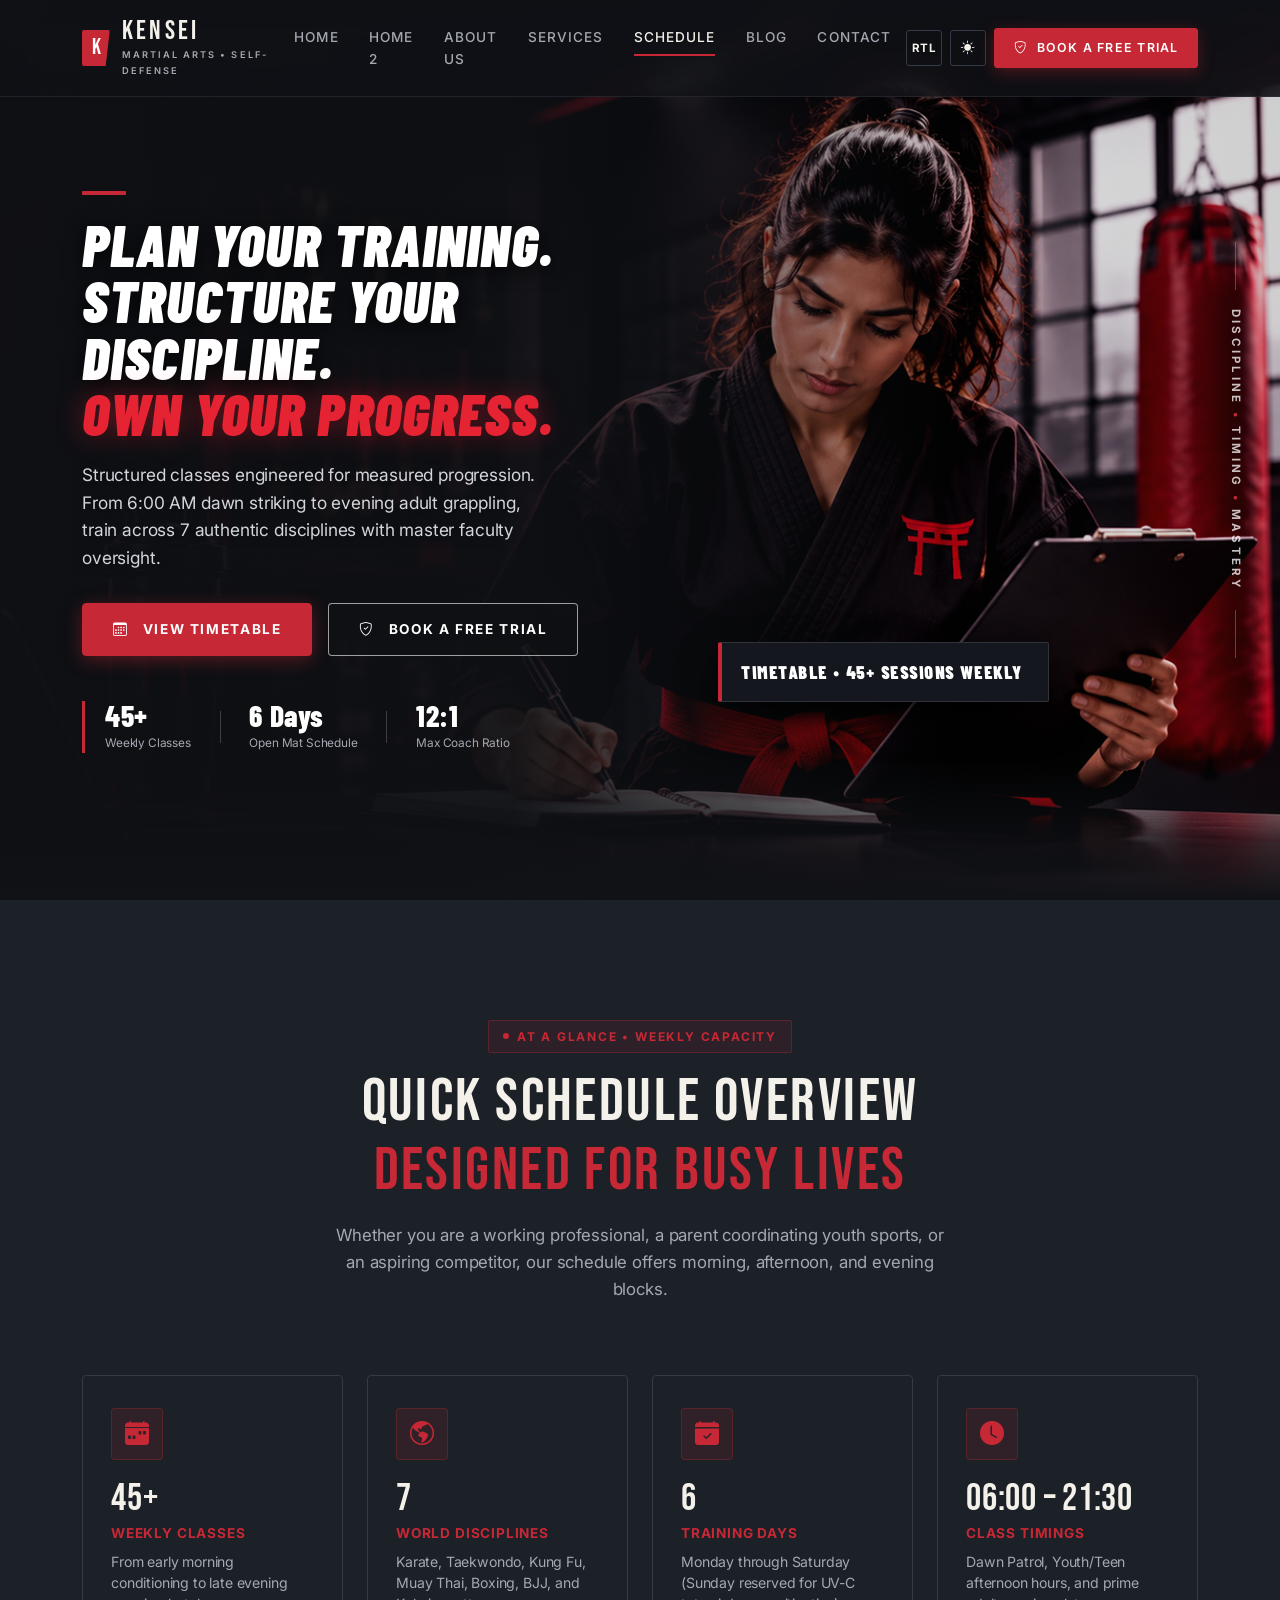
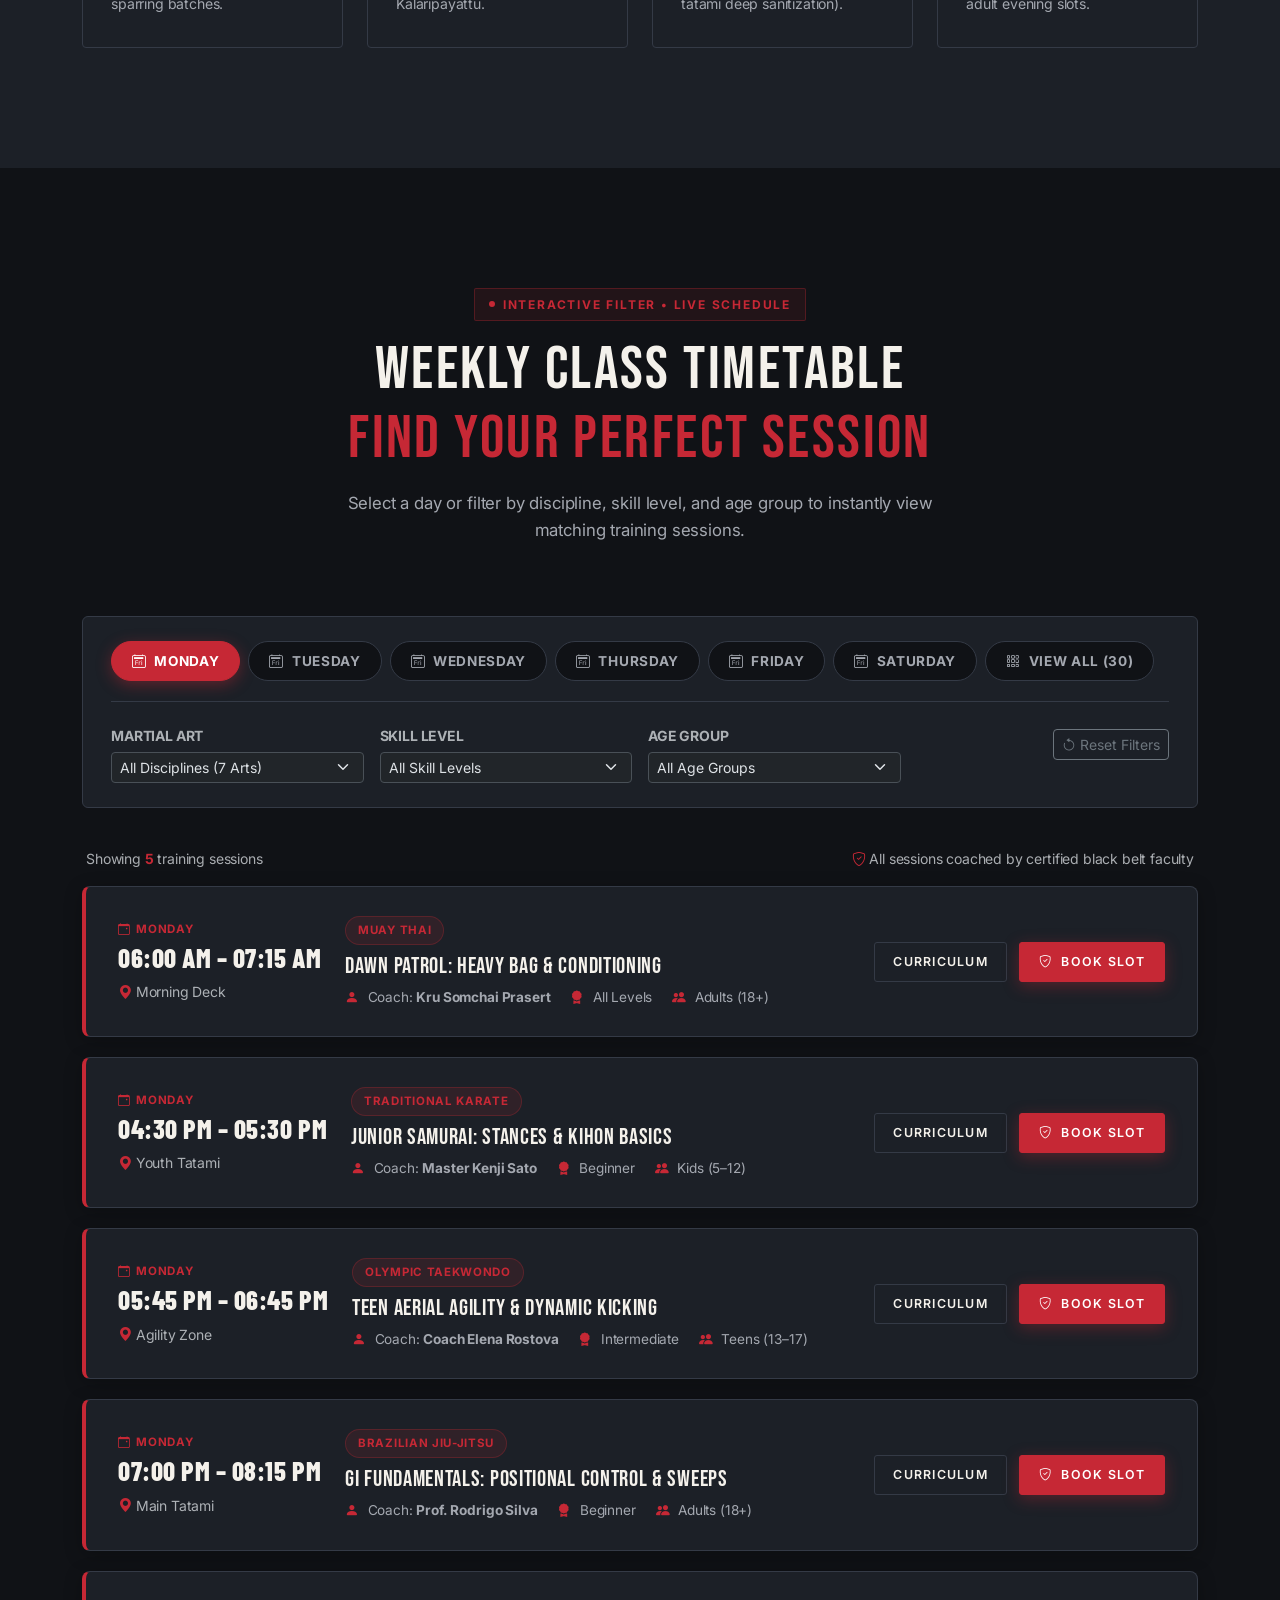
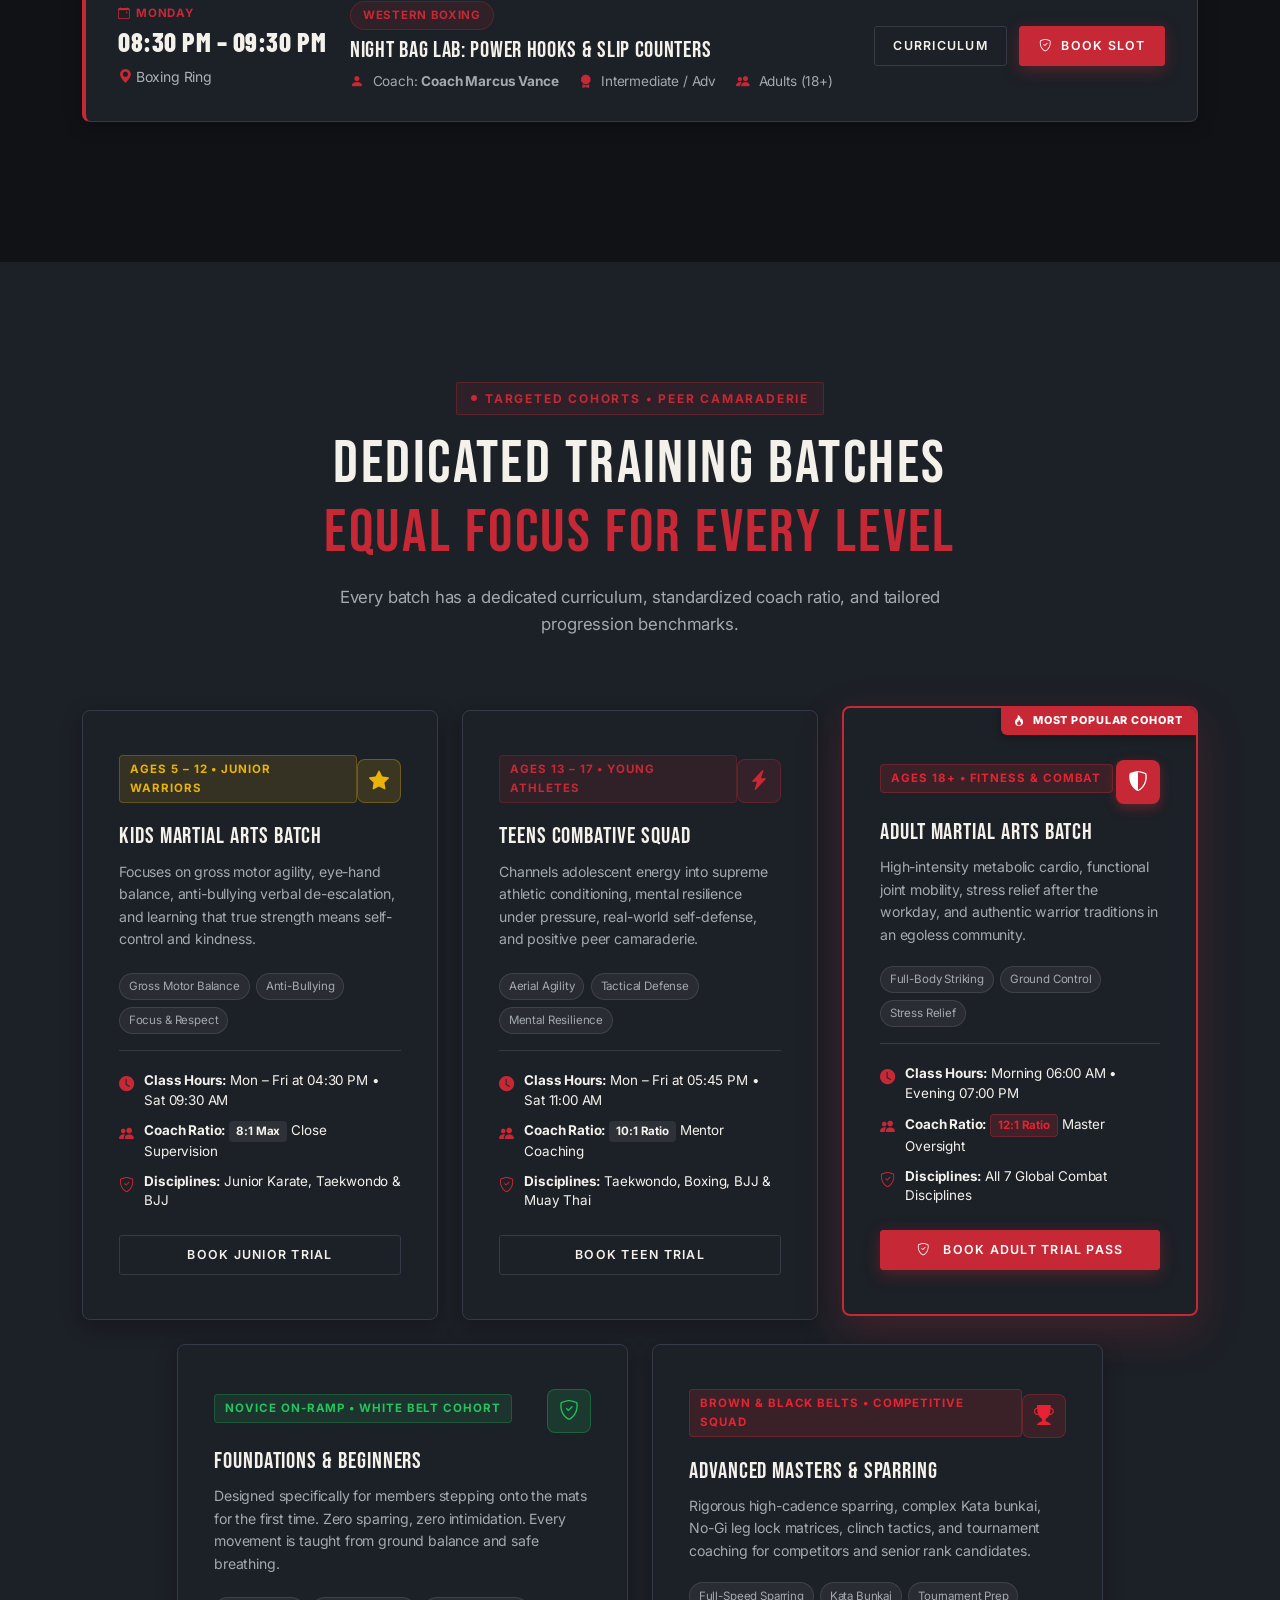
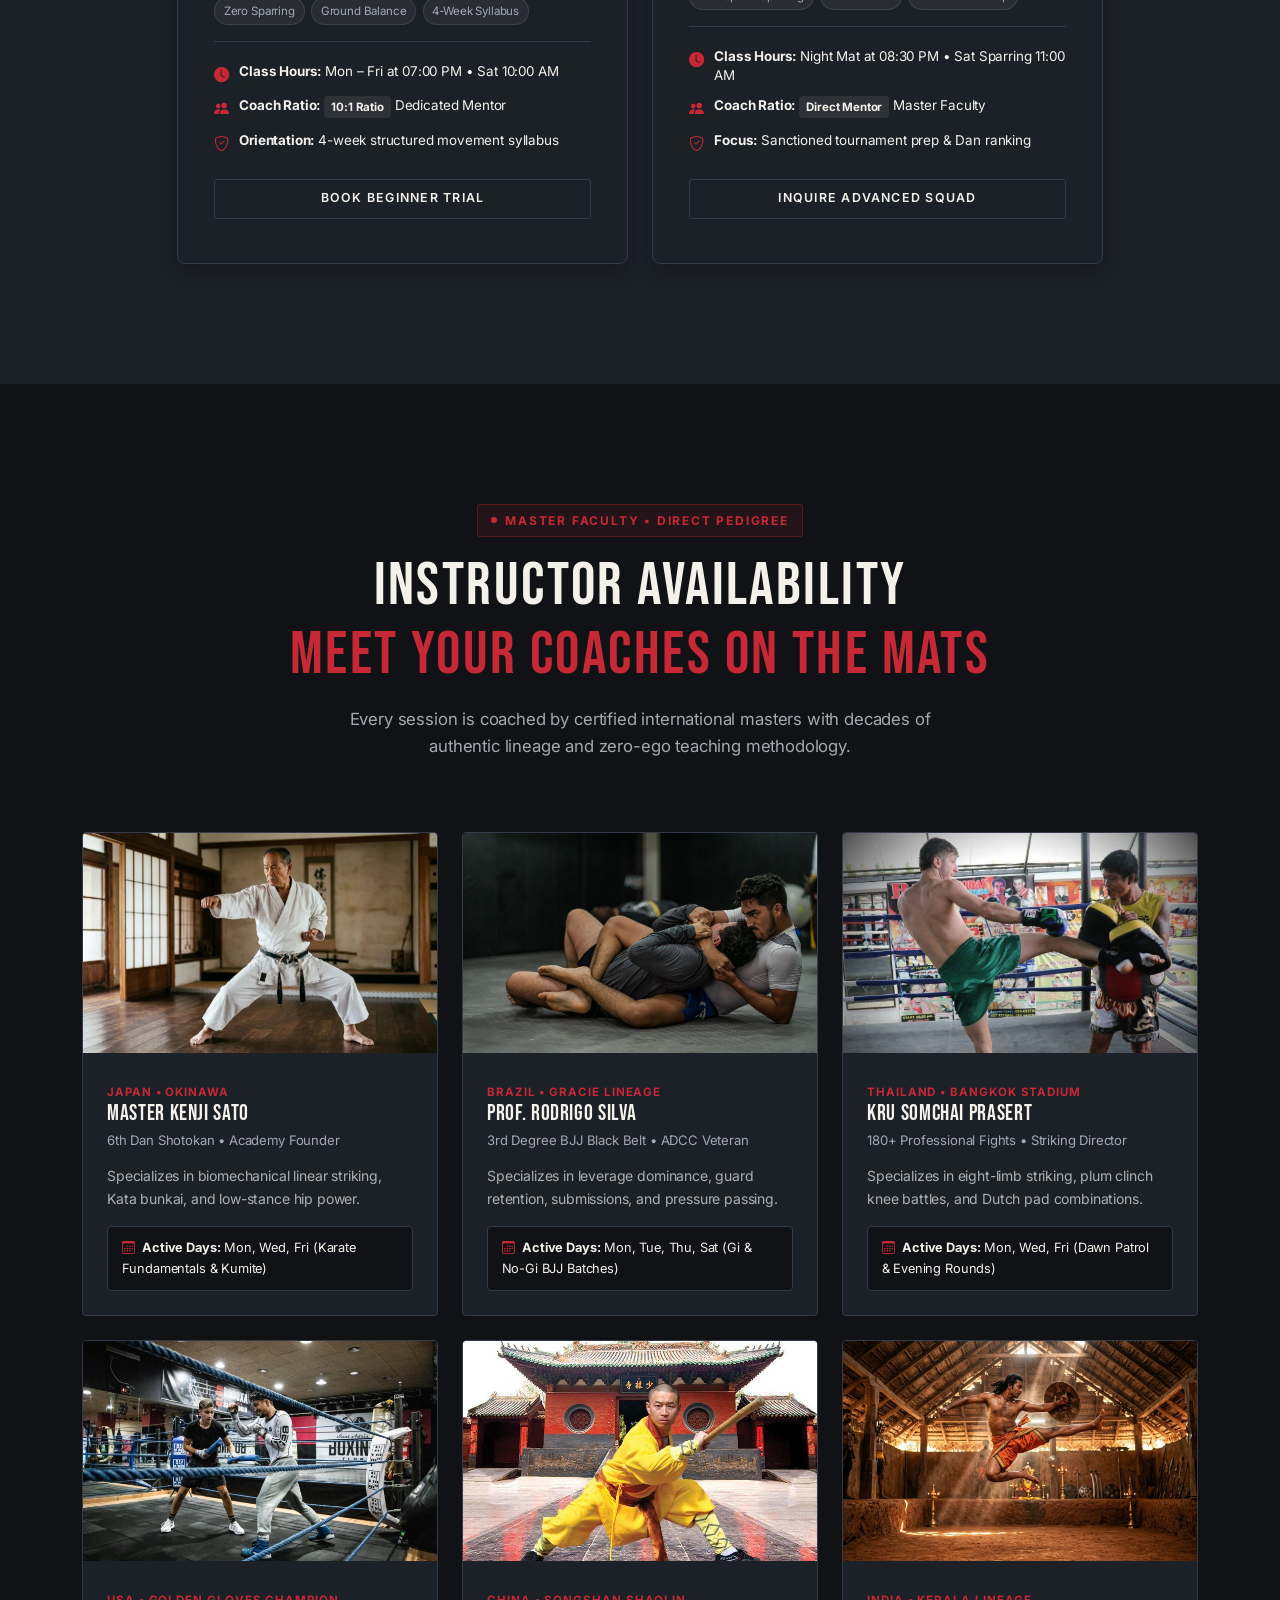
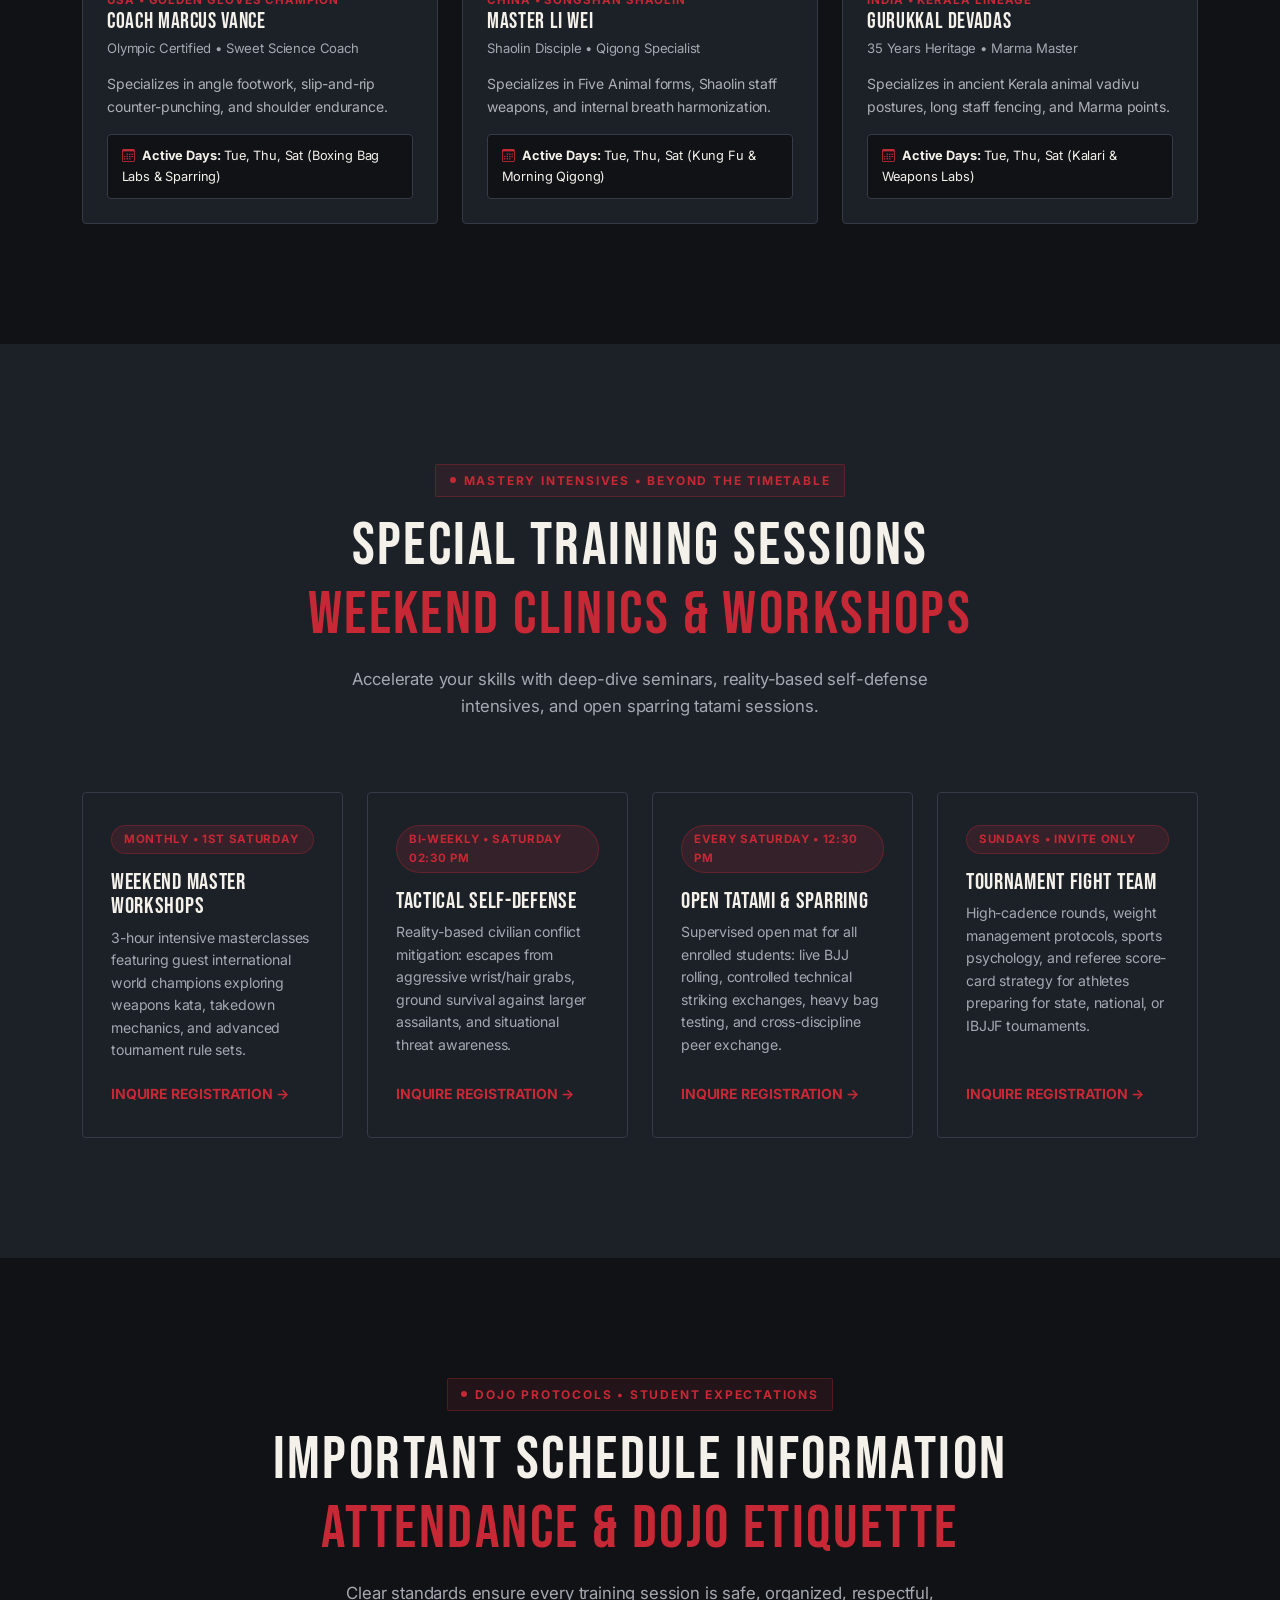
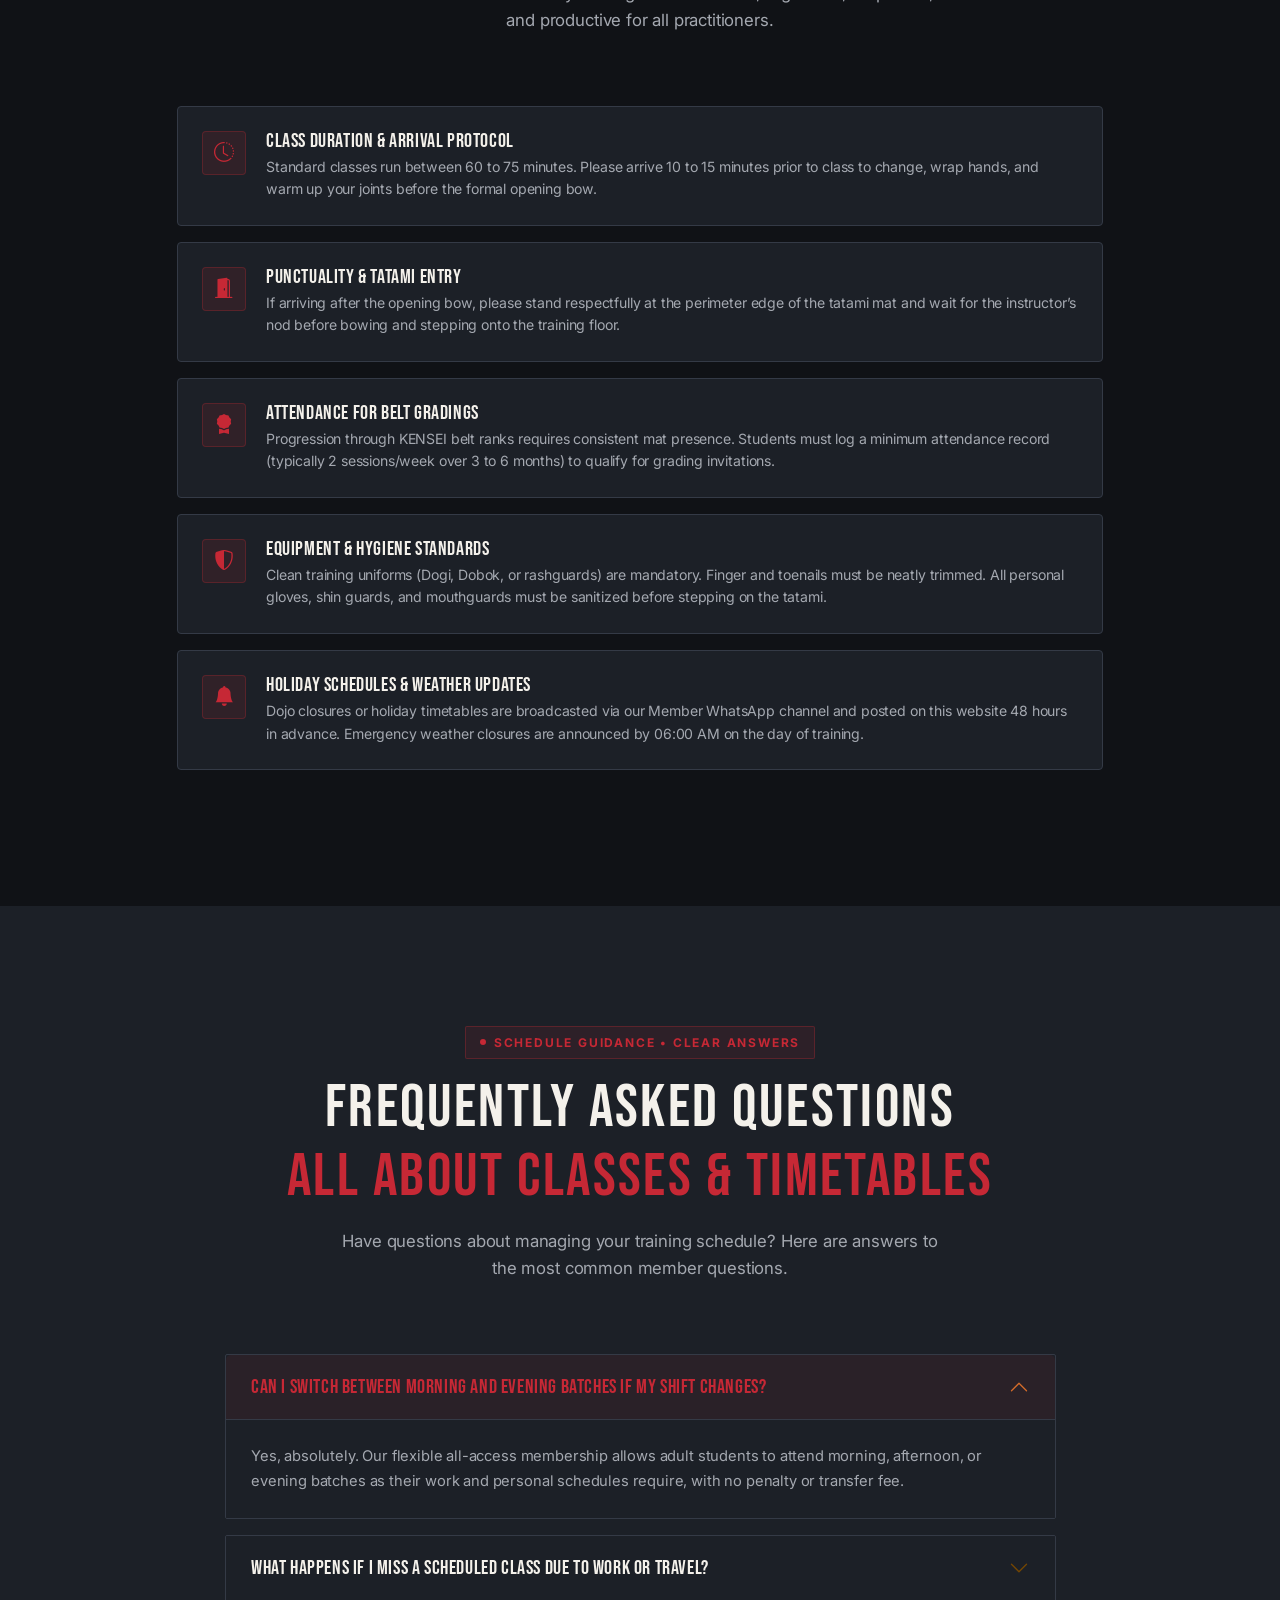
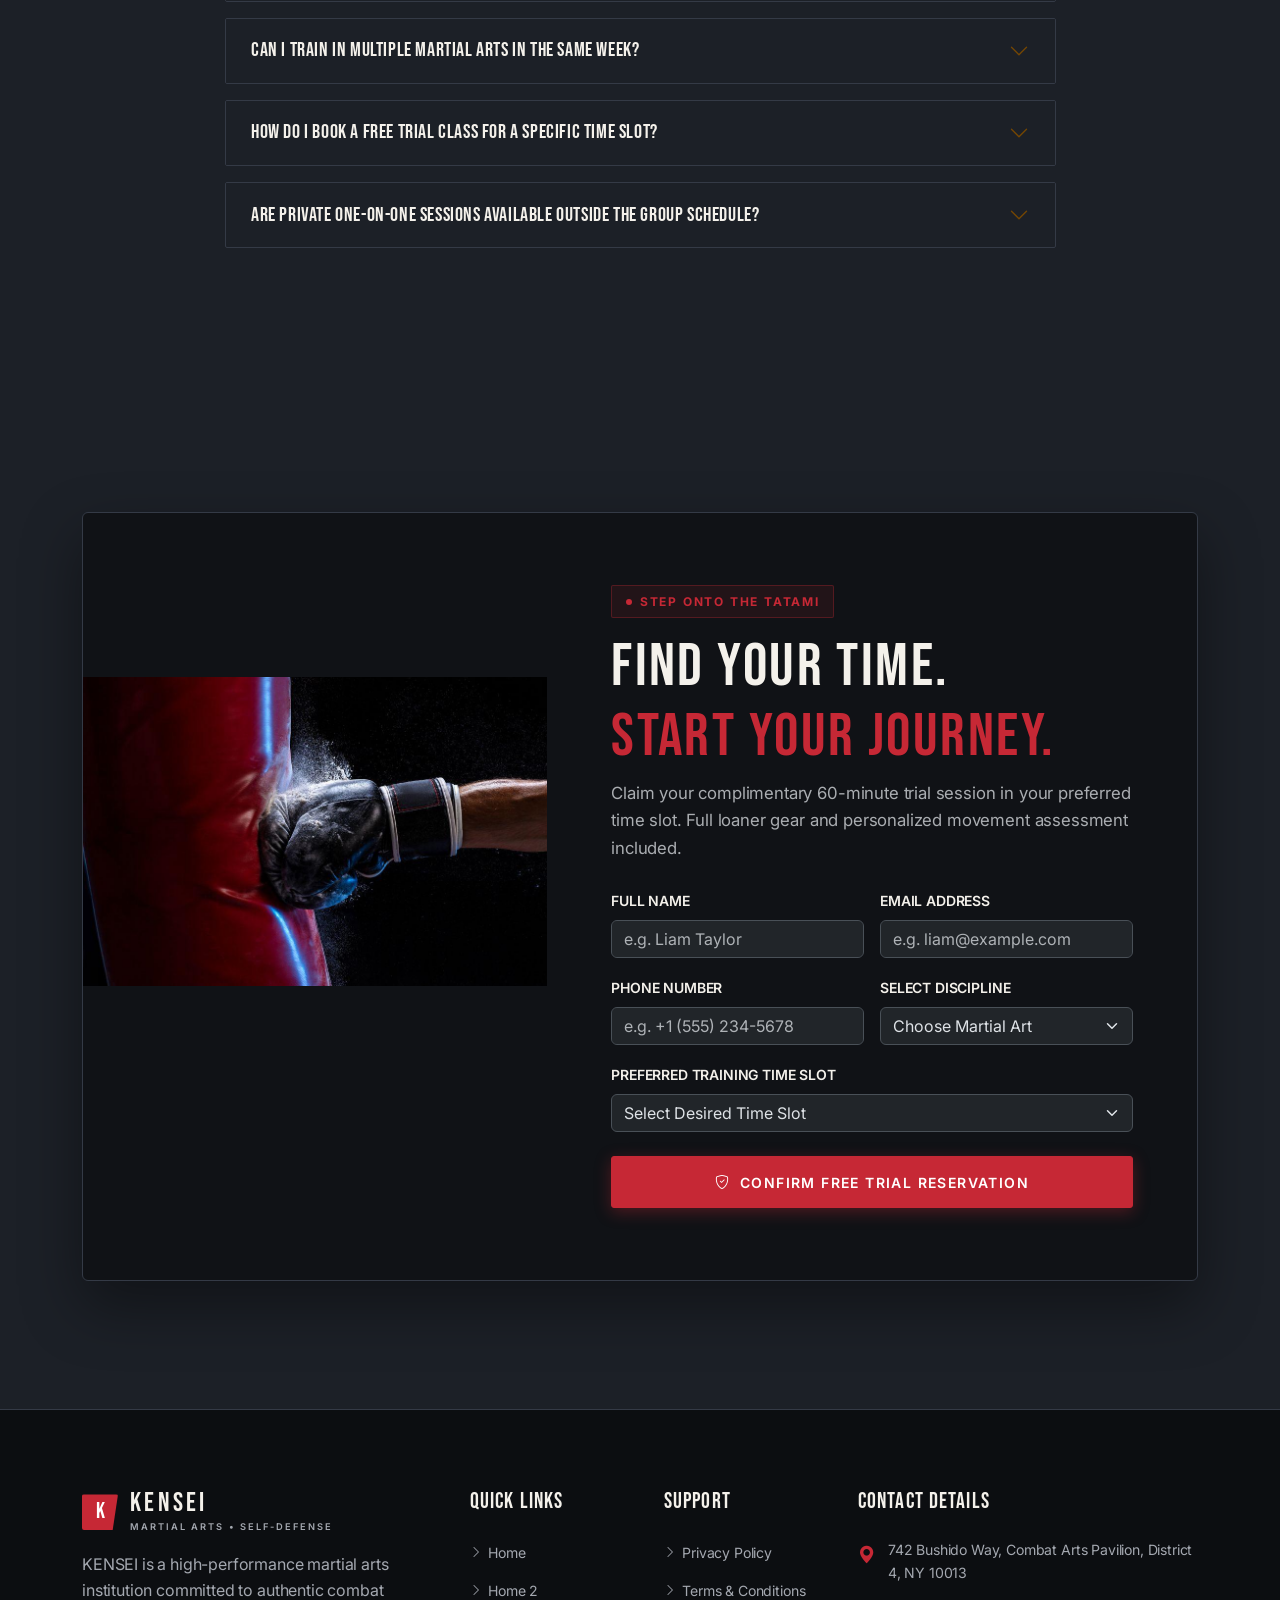
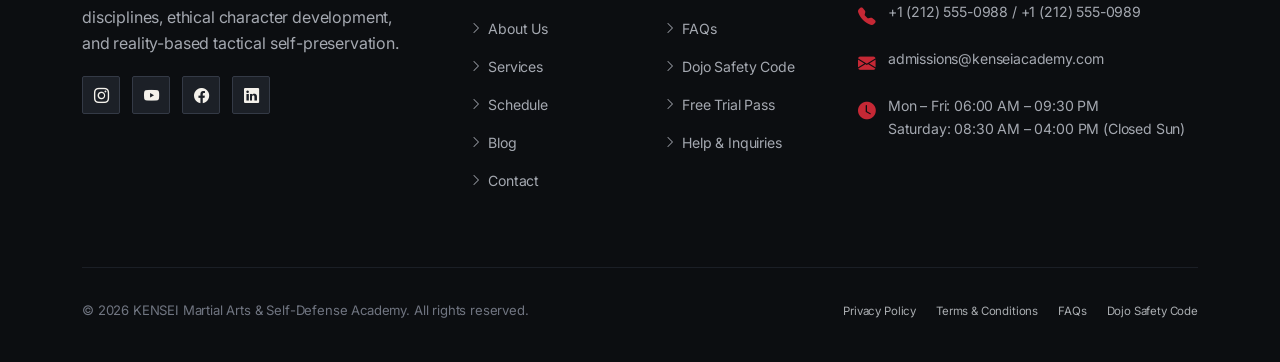
<file: schedule.html>
<!DOCTYPE html>
<html lang="en" data-bs-theme="dark" dir="ltr">
<head>
  <meta charset="UTF-8">
  <meta name="viewport" content="width=device-width, initial-scale=1.0">
  <title>Training Schedule &amp; Timetable | KENSEI &mdash; Martial Arts Academy</title>
  <meta name="description" content="View the complete weekly martial arts class schedule at KENSEI Academy. Filter by discipline, age group, and skill level from Monday to Saturday.">

  <!-- Google Fonts: Barlow Condensed, Bebas Neue & Inter -->
  <link rel="preconnect" href="https://fonts.googleapis.com">
  <link rel="preconnect" href="https://fonts.gstatic.com" crossorigin>
  <link href="https://fonts.googleapis.com/css2?family=Barlow+Condensed:ital,wght@1,700;1,800;1,900&family=Bebas+Neue&family=Inter:wght@300;400;500;600;700;800&display=swap" rel="stylesheet">

  <!-- Bootstrap 5.3.3 CSS -->
  <link href="https://cdn.jsdelivr.net/npm/bootstrap@5.3.3/dist/css/bootstrap.min.css" rel="stylesheet">
  
  <!-- Bootstrap Icons -->
  <link rel="stylesheet" href="https://cdn.jsdelivr.net/npm/bootstrap-icons@1.11.3/font/bootstrap-icons.min.css">

  <!-- Custom Stylesheet -->
  <link rel="stylesheet" href="css/style.css">
  <!-- Favicon & Brand Icons -->
  <link rel="icon" type="image/svg+xml" href="assets/images/favicon.svg">
  <link rel="icon" type="image/png" sizes="32x32" href="assets/images/favicon-32x32.png">
  <link rel="apple-touch-icon" sizes="180x180" href="assets/images/apple-touch-icon.png">
  <link rel="shortcut icon" href="favicon.ico">
</head>
<body>

  <!-- ========================================================================
       NAVBAR (Unified Component)
       ======================================================================== -->
    <!-- HEADER / NAVBAR -->
  <header>
    <nav class="navbar navbar-expand-lg kensei-navbar" aria-label="Main navigation">
      <div class="container-xl d-flex align-items-center justify-content-between">
        <!-- Brand Wordmark -->
        <a class="brand-link" href="index.html">
          <div class="brand-symbol" aria-hidden="true">K</div>
          <div class="brand-text">
            <span class="brand-title">KENSEI</span>
            <span class="brand-subtitle">Martial Arts &bull; Self-Defense</span>
          </div>
        </a>

        <!-- Right Side Controls (RTL + Theme + Desktop CTA + Mobile Hamburger) -->
        <div class="d-flex align-items-center gap-2 order-lg-3 nav-header-actions">
          <!-- RTL / LTR Toggle -->
          <button id="rtlToggleBtn" class="nav-util-btn" title="Toggle RTL / LTR" aria-label="Toggle Text Direction">
            <span id="rtlToggleLabel" class="rtl-toggle-text">RTL</span>
          </button>

          <!-- Light / Dark Theme Toggle -->
          <button id="themeToggleBtn" class="nav-util-btn" title="Switch Theme" aria-label="Toggle Theme">
            <i id="themeToggleIcon" class="bi bi-sun-fill"></i>
          </button>

          <!-- Desktop Book a Free Trial CTA -->
          <a href="schedule.html" class="btn-kensei btn-kensei-primary btn-kensei-sm d-none d-lg-inline-flex" data-trial-program="General Inquiry">
            <i class="bi bi-shield-check"></i>
            <span>Book a Free Trial</span>
          </a>

          <!-- Mobile Hamburger Toggler -->
          <button class="navbar-toggler" type="button" data-bs-toggle="collapse" data-bs-target="#kenseiNavContent" aria-controls="kenseiNavContent" aria-expanded="false" aria-label="Toggle navigation">
            <i class="bi bi-list fs-4"></i>
          </button>
        </div>

        <!-- Collapsible Navigation Menu -->
        <div class="collapse navbar-collapse order-lg-2" id="kenseiNavContent">
          <ul class="navbar-nav mx-auto mb-2 mb-lg-0">
            <li class="nav-item">
              <a class="nav-link "  href="index.html">Home</a>
            </li>
            <li class="nav-item">
              <a class="nav-link "  href="home-2.html">Home 2</a>
            </li>
            <li class="nav-item">
              <a class="nav-link "  href="about.html">About Us</a>
            </li>
            <li class="nav-item">
              <a class="nav-link "  href="services.html">Services</a>
            </li>
            <li class="nav-item">
              <a class="nav-link active" aria-current="page" href="schedule.html">Schedule</a>
            </li>
            <li class="nav-item">
              <a class="nav-link "  href="blog.html">Blog</a>
            </li>
            <li class="nav-item">
              <a class="nav-link "  href="contact.html">Contact</a>
            </li>
          </ul>

          <!-- Mobile-only CTA inside opened menu -->
          <div class="d-lg-none mt-3 pt-3 border-top border-secondary-subtle">
            <a href="schedule.html" class="btn-kensei btn-kensei-primary w-100 justify-content-center" data-trial-program="General Inquiry">
              <i class="bi bi-shield-check"></i>
              <span>Book a Free Trial</span>
            </a>
          </div>
        </div>
      </div>
    </nav>
  </header>

  <!-- ========================================================================
       1. SCHEDULE HERO (Home 2 Exact Architecture with Planning the Next Round)
       ======================================================================== -->
  <section class="home2-hero-section schedule-hero-dark-version" id="hero-schedule">
    <!-- Cinematic Background Container using Planning the Next Round artwork -->
    <div class="home2-hero-bg">
      <img src="assets/images/Planning%20the%20Next%20Round.png"
        alt="Planning the Next Round &mdash; KENSEI Academy Training Schedule" class="home2-hero-img schedule-dark-hero-img">
      <div class="home2-hero-scrim-left about-scrim-left-deep" aria-hidden="true"></div>
      <div class="home2-hero-scrim-bottom" aria-hidden="true"></div>
    </div>

    <!-- Right Edge Vertical Watermark: DISCIPLINE • TIMING • MASTERY -->
    <div class="home2-vertical-watermark" aria-hidden="true">
      <span class="home2-watermark-line"></span>
      <span class="home2-watermark-text">DISCIPLINE <span class="red-bullet">&bull;</span> TIMING <span class="red-bullet">&bull;</span> MASTERY</span>
      <span class="home2-watermark-line"></span>
    </div>

    <!-- Floating Angular Badge: TIMETABLE • 45+ SESSIONS WEEKLY -->
    <div class="home2-floating-badge reveal-on-scroll">
      <span class="home2-floating-text">TIMETABLE &bull; 45+ SESSIONS WEEKLY</span>
    </div>

    <!-- Hero Content Container -->
    <div class="container-xl home2-hero-content">
      <div class="row align-items-center">
        <div class="col-lg-7 col-xl-6">
          <!-- Top Red Accent Bar -->
          <span class="home2-accent-bar reveal-on-scroll" aria-hidden="true"></span>

          <!-- 3-Line Slanted Bold Headline (Home 2 Style) -->
          <h1 class="home2-hero-headline reveal-on-scroll reveal-delay-1">
            <span class="text-white-line">PLAN YOUR TRAINING.</span>
            <span class="text-white-line">STRUCTURE YOUR DISCIPLINE.</span>
            <span class="text-red-line">OWN YOUR PROGRESS.</span>
          </h1>

          <!-- Short Supporting Description -->
          <p class="home2-hero-lead reveal-on-scroll reveal-delay-2">
            Structured classes engineered for measured progression. From 6:00 AM dawn striking to evening adult grappling, train across 7 authentic disciplines with master faculty oversight.
          </p>

          <!-- Dual CTA Action Buttons (Home 2 Style) -->
          <div class="home2-btn-group reveal-on-scroll reveal-delay-3">
            <a href="#timetable" class="home2-btn-primary">
              <i class="bi bi-calendar3 me-1"></i>
              <span>VIEW TIMETABLE</span>
            </a>
            <a href="#trial" class="home2-btn-outline">
              <i class="bi bi-shield-check me-1"></i>
              <span>BOOK A FREE TRIAL</span>
            </a>
          </div>

          <!-- Bottom 3-Part Stats Strip with Left Red Border (Home 2 Style) -->
          <div class="home2-stats-strip reveal-on-scroll reveal-delay-4">
            <!-- Stat 1: 45+ Weekly Classes -->
            <div class="home2-stat-unit">
              <span class="home2-stat-num">45+</span>
              <span class="home2-stat-lbl">Weekly Classes</span>
            </div>

            <div class="home2-stat-sep" aria-hidden="true"></div>

            <!-- Stat 2: Mon - Sat -->
            <div class="home2-stat-unit">
              <span class="home2-stat-num">6 Days</span>
              <span class="home2-stat-lbl">Open Mat Schedule</span>
            </div>

            <div class="home2-stat-sep" aria-hidden="true"></div>

            <!-- Stat 3: 12:1 Ratio -->
            <div class="home2-stat-unit">
              <span class="home2-stat-num">12:1</span>
              <span class="home2-stat-lbl">Max Coach Ratio</span>
            </div>
          </div>
        </div>
      </div>
    </div>
  </section>

  <!-- ========================================================================
       2. QUICK SCHEDULE OVERVIEW
       ======================================================================== -->
  <section class="section-padding" id="overview" style="background: var(--bg-charcoal);">
    <div class="container-xl">
      <div class="text-center section-header-wrap reveal-on-scroll">
        <span class="section-badge">At A Glance &bull; Weekly Capacity</span>
        <h2 class="section-title">QUICK SCHEDULE OVERVIEW <br><span class="text-combat-red">DESIGNED FOR BUSY LIVES</span></h2>
        <p class="section-subtitle">
          Whether you are a working professional, a parent coordinating youth sports, or an aspiring competitor, our schedule offers morning, afternoon, and evening blocks.
        </p>
      </div>

      <div class="row g-4">
        <!-- Metric 1 -->
        <div class="col-md-6 col-lg-3">
          <div class="sched-overview-card">
            <div class="sched-overview-icon"><i class="bi bi-calendar-week-fill"></i></div>
            <div class="sched-overview-val">45+</div>
            <div class="sched-overview-lbl">Weekly Classes</div>
            <p class="sched-overview-desc">From early morning conditioning to late evening sparring batches.</p>
          </div>
        </div>

        <!-- Metric 2 -->
        <div class="col-md-6 col-lg-3">
          <div class="sched-overview-card">
            <div class="sched-overview-icon"><i class="bi bi-globe-americas"></i></div>
            <div class="sched-overview-val">7</div>
            <div class="sched-overview-lbl">World Disciplines</div>
            <p class="sched-overview-desc">Karate, Taekwondo, Kung Fu, Muay Thai, Boxing, BJJ, and Kalaripayattu.</p>
          </div>
        </div>

        <!-- Metric 3 -->
        <div class="col-md-6 col-lg-3">
          <div class="sched-overview-card">
            <div class="sched-overview-icon"><i class="bi bi-calendar-check-fill"></i></div>
            <div class="sched-overview-val">6</div>
            <div class="sched-overview-lbl">Training Days</div>
            <p class="sched-overview-desc">Monday through Saturday (Sunday reserved for UV-C tatami deep sanitization).</p>
          </div>
        </div>

        <!-- Metric 4 -->
        <div class="col-md-6 col-lg-3">
          <div class="sched-overview-card">
            <div class="sched-overview-icon"><i class="bi bi-clock-fill"></i></div>
            <div class="sched-overview-val">06:00 &ndash; 21:30</div>
            <div class="sched-overview-lbl">Class Timings</div>
            <p class="sched-overview-desc">Dawn Patrol, Youth/Teen afternoon hours, and prime adult evening slots.</p>
          </div>
        </div>
      </div>
    </div>
  </section>

  <!-- ========================================================================
       3 & 4. FIND YOUR CLASS & WEEKLY CLASS TIMETABLE (Interactive)
       ======================================================================== -->
  <section class="section-padding" id="timetable" style="background: var(--bg-midnight);">
    <div class="container-xl">
      <div class="text-center section-header-wrap reveal-on-scroll">
        <span class="section-badge">Interactive Filter &bull; Live Schedule</span>
        <h2 class="section-title">WEEKLY CLASS TIMETABLE <br><span class="text-combat-red">FIND YOUR PERFECT SESSION</span></h2>
        <p class="section-subtitle">
          Select a day or filter by discipline, skill level, and age group to instantly view matching training sessions.
        </p>
      </div>

      <!-- Filter Controls Box -->
      <div class="timetable-filter-wrap reveal-on-scroll" id="find-class">
        <!-- Day Pill Switcher -->
        <div class="day-pill-nav" id="dayFilterNav">
          <button class="day-pill-btn active" data-day="monday"><i class="bi bi-calendar2-day me-1"></i> Monday</button>
          <button class="day-pill-btn" data-day="tuesday"><i class="bi bi-calendar2-day me-1"></i> Tuesday</button>
          <button class="day-pill-btn" data-day="wednesday"><i class="bi bi-calendar2-day me-1"></i> Wednesday</button>
          <button class="day-pill-btn" data-day="thursday"><i class="bi bi-calendar2-day me-1"></i> Thursday</button>
          <button class="day-pill-btn" data-day="friday"><i class="bi bi-calendar2-day me-1"></i> Friday</button>
          <button class="day-pill-btn" data-day="saturday"><i class="bi bi-calendar2-day me-1"></i> Saturday</button>
          <button class="day-pill-btn" data-day="all"><i class="bi bi-grid-3x3-gap me-1"></i> View All (30)</button>
        </div>

        <!-- Dropdown Filters Row -->
        <div class="row g-3 align-items-center">
          <!-- Filter: Discipline -->
          <div class="col-md-4 col-lg-3">
            <label class="form-label small text-muted text-uppercase fw-bold mb-1">Martial Art</label>
            <select class="form-select form-select-sm" id="disciplineFilter">
              <option value="all">All Disciplines (7 Arts)</option>
              <option value="karate">Traditional Karate</option>
              <option value="taekwondo">Olympic Taekwondo</option>
              <option value="kungfu">Shaolin Kung Fu</option>
              <option value="kickboxing">Muay Thai &amp; Kickboxing</option>
              <option value="boxing">Western Boxing</option>
              <option value="bjj">Brazilian Jiu-Jitsu</option>
              <option value="kalaripayattu">Kalaripayattu</option>
              <option value="selfdefense">Tactical Self-Defense</option>
            </select>
          </div>

          <!-- Filter: Skill Level -->
          <div class="col-md-4 col-lg-3">
            <label class="form-label small text-muted text-uppercase fw-bold mb-1">Skill Level</label>
            <select class="form-select form-select-sm" id="levelFilter">
              <option value="all">All Skill Levels</option>
              <option value="beginner">Beginner (White / Novice)</option>
              <option value="intermediate">Intermediate (Color Belts)</option>
              <option value="advanced">Advanced (Brown / Black / Sparring)</option>
            </select>
          </div>

          <!-- Filter: Age Group -->
          <div class="col-md-4 col-lg-3">
            <label class="form-label small text-muted text-uppercase fw-bold mb-1">Age Group</label>
            <select class="form-select form-select-sm" id="ageFilter">
              <option value="all">All Age Groups</option>
              <option value="kids">Kids (Ages 5&ndash;12)</option>
              <option value="teens">Teens (Ages 13&ndash;17)</option>
              <option value="adults">Adults (Ages 18+)</option>
            </select>
          </div>

          <!-- Filter Counter & Reset Button -->
          <div class="col-lg-3 d-flex justify-content-lg-end align-items-end mt-3 mt-lg-0">
            <button class="btn btn-sm btn-outline-secondary d-inline-flex align-items-center gap-1" id="resetFiltersBtn">
              <i class="bi bi-arrow-counterclockwise"></i> Reset Filters
            </button>
          </div>
        </div>
      </div>

      <!-- Live Results Counter -->
      <div class="d-flex justify-content-between align-items-center mb-3 text-muted small px-1">
        <span>Showing <strong class="text-combat-red" id="matchingCount">30</strong> training sessions</span>
        <span class="d-none d-md-inline"><i class="bi bi-shield-check text-combat-red"></i> All sessions coached by certified black belt faculty</span>
      </div>

      <!-- Timetable Cards Container with pre-rendered cards -->
      <div id="timetableCardsContainer">

        <div class="timetable-class-card" 
             data-day="monday" 
             data-discipline="kickboxing" 
             data-level="all" 
             data-age="adults">
          <div class="class-time-block">
            <div class="class-day-badge"><i class="bi bi-calendar-event"></i> Monday</div>
            <div class="class-time-text">06:00 AM – 07:15 AM</div>
            <div class="small text-muted"><i class="bi bi-geo-alt-fill text-combat-red"></i> Morning Deck</div>
          </div>

          <div class="class-info-block">
            <span class="class-discipline-badge">Muay Thai</span>
            <h3 class="class-title">Dawn Patrol: Heavy Bag & Conditioning</h3>
            <div class="class-meta">
              <span><i class="bi bi-person-fill"></i> Coach: <strong>Kru Somchai Prasert</strong></span>
              <span><i class="bi bi-award-fill"></i> All Levels</span>
              <span><i class="bi bi-people-fill"></i> Adults (18+)</span>
            </div>
          </div>

          <div class="class-action-block">
            <a href="program-detail.html?program=kickboxing" class="btn-kensei btn-kensei-outline btn-kensei-sm" title="Explore Curriculum">
              <span>Curriculum</span>
            </a>
            <a href="#trial" class="btn-kensei btn-kensei-primary btn-kensei-sm" onclick="selectTrialClass('Muay Thai', 'Monday 06:00 AM – 07:15 AM')">
              <i class="bi bi-shield-check"></i>
              <span>Book Slot</span>
            </a>
          </div>
        </div>


        <div class="timetable-class-card" 
             data-day="monday" 
             data-discipline="karate" 
             data-level="beginner" 
             data-age="kids">
          <div class="class-time-block">
            <div class="class-day-badge"><i class="bi bi-calendar-event"></i> Monday</div>
            <div class="class-time-text">04:30 PM – 05:30 PM</div>
            <div class="small text-muted"><i class="bi bi-geo-alt-fill text-combat-red"></i> Youth Tatami</div>
          </div>

          <div class="class-info-block">
            <span class="class-discipline-badge">Traditional Karate</span>
            <h3 class="class-title">Junior Samurai: Stances & Kihon Basics</h3>
            <div class="class-meta">
              <span><i class="bi bi-person-fill"></i> Coach: <strong>Master Kenji Sato</strong></span>
              <span><i class="bi bi-award-fill"></i> Beginner</span>
              <span><i class="bi bi-people-fill"></i> Kids (5–12)</span>
            </div>
          </div>

          <div class="class-action-block">
            <a href="program-detail.html?program=karate" class="btn-kensei btn-kensei-outline btn-kensei-sm" title="Explore Curriculum">
              <span>Curriculum</span>
            </a>
            <a href="#trial" class="btn-kensei btn-kensei-primary btn-kensei-sm" onclick="selectTrialClass('Traditional Karate', 'Monday 04:30 PM – 05:30 PM')">
              <i class="bi bi-shield-check"></i>
              <span>Book Slot</span>
            </a>
          </div>
        </div>


        <div class="timetable-class-card" 
             data-day="monday" 
             data-discipline="taekwondo" 
             data-level="intermediate" 
             data-age="teens">
          <div class="class-time-block">
            <div class="class-day-badge"><i class="bi bi-calendar-event"></i> Monday</div>
            <div class="class-time-text">05:45 PM – 06:45 PM</div>
            <div class="small text-muted"><i class="bi bi-geo-alt-fill text-combat-red"></i> Agility Zone</div>
          </div>

          <div class="class-info-block">
            <span class="class-discipline-badge">Olympic Taekwondo</span>
            <h3 class="class-title">Teen Aerial Agility & Dynamic Kicking</h3>
            <div class="class-meta">
              <span><i class="bi bi-person-fill"></i> Coach: <strong>Coach Elena Rostova</strong></span>
              <span><i class="bi bi-award-fill"></i> Intermediate</span>
              <span><i class="bi bi-people-fill"></i> Teens (13–17)</span>
            </div>
          </div>

          <div class="class-action-block">
            <a href="program-detail.html?program=taekwondo" class="btn-kensei btn-kensei-outline btn-kensei-sm" title="Explore Curriculum">
              <span>Curriculum</span>
            </a>
            <a href="#trial" class="btn-kensei btn-kensei-primary btn-kensei-sm" onclick="selectTrialClass('Olympic Taekwondo', 'Monday 05:45 PM – 06:45 PM')">
              <i class="bi bi-shield-check"></i>
              <span>Book Slot</span>
            </a>
          </div>
        </div>


        <div class="timetable-class-card" 
             data-day="monday" 
             data-discipline="bjj" 
             data-level="beginner" 
             data-age="adults">
          <div class="class-time-block">
            <div class="class-day-badge"><i class="bi bi-calendar-event"></i> Monday</div>
            <div class="class-time-text">07:00 PM – 08:15 PM</div>
            <div class="small text-muted"><i class="bi bi-geo-alt-fill text-combat-red"></i> Main Tatami</div>
          </div>

          <div class="class-info-block">
            <span class="class-discipline-badge">Brazilian Jiu-Jitsu</span>
            <h3 class="class-title">Gi Fundamentals: Positional Control & Sweeps</h3>
            <div class="class-meta">
              <span><i class="bi bi-person-fill"></i> Coach: <strong>Prof. Rodrigo Silva</strong></span>
              <span><i class="bi bi-award-fill"></i> Beginner</span>
              <span><i class="bi bi-people-fill"></i> Adults (18+)</span>
            </div>
          </div>

          <div class="class-action-block">
            <a href="program-detail.html?program=bjj" class="btn-kensei btn-kensei-outline btn-kensei-sm" title="Explore Curriculum">
              <span>Curriculum</span>
            </a>
            <a href="#trial" class="btn-kensei btn-kensei-primary btn-kensei-sm" onclick="selectTrialClass('Brazilian Jiu-Jitsu', 'Monday 07:00 PM – 08:15 PM')">
              <i class="bi bi-shield-check"></i>
              <span>Book Slot</span>
            </a>
          </div>
        </div>


        <div class="timetable-class-card" 
             data-day="monday" 
             data-discipline="boxing" 
             data-level="advanced" 
             data-age="adults">
          <div class="class-time-block">
            <div class="class-day-badge"><i class="bi bi-calendar-event"></i> Monday</div>
            <div class="class-time-text">08:30 PM – 09:30 PM</div>
            <div class="small text-muted"><i class="bi bi-geo-alt-fill text-combat-red"></i> Boxing Ring</div>
          </div>

          <div class="class-info-block">
            <span class="class-discipline-badge">Western Boxing</span>
            <h3 class="class-title">Night Bag Lab: Power Hooks & Slip Counters</h3>
            <div class="class-meta">
              <span><i class="bi bi-person-fill"></i> Coach: <strong>Coach Marcus Vance</strong></span>
              <span><i class="bi bi-award-fill"></i> Intermediate / Adv</span>
              <span><i class="bi bi-people-fill"></i> Adults (18+)</span>
            </div>
          </div>

          <div class="class-action-block">
            <a href="program-detail.html?program=boxing" class="btn-kensei btn-kensei-outline btn-kensei-sm" title="Explore Curriculum">
              <span>Curriculum</span>
            </a>
            <a href="#trial" class="btn-kensei btn-kensei-primary btn-kensei-sm" onclick="selectTrialClass('Western Boxing', 'Monday 08:30 PM – 09:30 PM')">
              <i class="bi bi-shield-check"></i>
              <span>Book Slot</span>
            </a>
          </div>
        </div>


        <div class="timetable-class-card" 
             data-day="tuesday" 
             data-discipline="boxing" 
             data-level="all" 
             data-age="adults">
          <div class="class-time-block">
            <div class="class-day-badge"><i class="bi bi-calendar-event"></i> Tuesday</div>
            <div class="class-time-text">06:30 AM – 07:30 AM</div>
            <div class="small text-muted"><i class="bi bi-geo-alt-fill text-combat-red"></i> Morning Ring</div>
          </div>

          <div class="class-info-block">
            <span class="class-discipline-badge">Western Boxing</span>
            <h3 class="class-title">Sweet Science: Footwork Geometry & Mitts</h3>
            <div class="class-meta">
              <span><i class="bi bi-person-fill"></i> Coach: <strong>Coach Marcus Vance</strong></span>
              <span><i class="bi bi-award-fill"></i> All Levels</span>
              <span><i class="bi bi-people-fill"></i> Adults (18+)</span>
            </div>
          </div>

          <div class="class-action-block">
            <a href="program-detail.html?program=boxing" class="btn-kensei btn-kensei-outline btn-kensei-sm" title="Explore Curriculum">
              <span>Curriculum</span>
            </a>
            <a href="#trial" class="btn-kensei btn-kensei-primary btn-kensei-sm" onclick="selectTrialClass('Western Boxing', 'Tuesday 06:30 AM – 07:30 AM')">
              <i class="bi bi-shield-check"></i>
              <span>Book Slot</span>
            </a>
          </div>
        </div>


        <div class="timetable-class-card" 
             data-day="tuesday" 
             data-discipline="taekwondo" 
             data-level="beginner" 
             data-age="kids">
          <div class="class-time-block">
            <div class="class-day-badge"><i class="bi bi-calendar-event"></i> Tuesday</div>
            <div class="class-time-text">04:30 PM – 05:30 PM</div>
            <div class="small text-muted"><i class="bi bi-geo-alt-fill text-combat-red"></i> Youth Tatami</div>
          </div>

          <div class="class-info-block">
            <span class="class-discipline-badge">Olympic Taekwondo</span>
            <h3 class="class-title">Little Tigers: Poomsae & Target Kicking</h3>
            <div class="class-meta">
              <span><i class="bi bi-person-fill"></i> Coach: <strong>Coach Elena Rostova</strong></span>
              <span><i class="bi bi-award-fill"></i> Beginner</span>
              <span><i class="bi bi-people-fill"></i> Kids (5–12)</span>
            </div>
          </div>

          <div class="class-action-block">
            <a href="program-detail.html?program=taekwondo" class="btn-kensei btn-kensei-outline btn-kensei-sm" title="Explore Curriculum">
              <span>Curriculum</span>
            </a>
            <a href="#trial" class="btn-kensei btn-kensei-primary btn-kensei-sm" onclick="selectTrialClass('Olympic Taekwondo', 'Tuesday 04:30 PM – 05:30 PM')">
              <i class="bi bi-shield-check"></i>
              <span>Book Slot</span>
            </a>
          </div>
        </div>


        <div class="timetable-class-card" 
             data-day="tuesday" 
             data-discipline="kungfu" 
             data-level="all" 
             data-age="teens">
          <div class="class-time-block">
            <div class="class-day-badge"><i class="bi bi-calendar-event"></i> Tuesday</div>
            <div class="class-time-text">05:45 PM – 06:45 PM</div>
            <div class="small text-muted"><i class="bi bi-geo-alt-fill text-combat-red"></i> Flow Studio</div>
          </div>

          <div class="class-info-block">
            <span class="class-discipline-badge">Shaolin Kung Fu</span>
            <h3 class="class-title">Youth Shaolin: Five Animal Postures & Agility</h3>
            <div class="class-meta">
              <span><i class="bi bi-person-fill"></i> Coach: <strong>Master Li Wei</strong></span>
              <span><i class="bi bi-award-fill"></i> All Levels</span>
              <span><i class="bi bi-people-fill"></i> Teens (13–17)</span>
            </div>
          </div>

          <div class="class-action-block">
            <a href="program-detail.html?program=kungfu" class="btn-kensei btn-kensei-outline btn-kensei-sm" title="Explore Curriculum">
              <span>Curriculum</span>
            </a>
            <a href="#trial" class="btn-kensei btn-kensei-primary btn-kensei-sm" onclick="selectTrialClass('Shaolin Kung Fu', 'Tuesday 05:45 PM – 06:45 PM')">
              <i class="bi bi-shield-check"></i>
              <span>Book Slot</span>
            </a>
          </div>
        </div>


        <div class="timetable-class-card" 
             data-day="tuesday" 
             data-discipline="kalaripayattu" 
             data-level="all" 
             data-age="adults">
          <div class="class-time-block">
            <div class="class-day-badge"><i class="bi bi-calendar-event"></i> Tuesday</div>
            <div class="class-time-text">07:00 PM – 08:15 PM</div>
            <div class="small text-muted"><i class="bi bi-geo-alt-fill text-combat-red"></i> Heritage Arena</div>
          </div>

          <div class="class-info-block">
            <span class="class-discipline-badge">Kalaripayattu</span>
            <h3 class="class-title">Kerala Meipayattu: Animal Vadivu & Flexibility</h3>
            <div class="class-meta">
              <span><i class="bi bi-person-fill"></i> Coach: <strong>Gurukkal Devadas</strong></span>
              <span><i class="bi bi-award-fill"></i> All Levels</span>
              <span><i class="bi bi-people-fill"></i> Adults (18+)</span>
            </div>
          </div>

          <div class="class-action-block">
            <a href="program-detail.html?program=kalaripayattu" class="btn-kensei btn-kensei-outline btn-kensei-sm" title="Explore Curriculum">
              <span>Curriculum</span>
            </a>
            <a href="#trial" class="btn-kensei btn-kensei-primary btn-kensei-sm" onclick="selectTrialClass('Kalaripayattu', 'Tuesday 07:00 PM – 08:15 PM')">
              <i class="bi bi-shield-check"></i>
              <span>Book Slot</span>
            </a>
          </div>
        </div>


        <div class="timetable-class-card" 
             data-day="tuesday" 
             data-discipline="bjj" 
             data-level="advanced" 
             data-age="adults">
          <div class="class-time-block">
            <div class="class-day-badge"><i class="bi bi-calendar-event"></i> Tuesday</div>
            <div class="class-time-text">08:30 PM – 09:30 PM</div>
            <div class="small text-muted"><i class="bi bi-geo-alt-fill text-combat-red"></i> Main Tatami</div>
          </div>

          <div class="class-info-block">
            <span class="class-discipline-badge">Brazilian Jiu-Jitsu</span>
            <h3 class="class-title">No-Gi Submission Lab: Leg Locks & Chokes</h3>
            <div class="class-meta">
              <span><i class="bi bi-person-fill"></i> Coach: <strong>Prof. Rodrigo Silva</strong></span>
              <span><i class="bi bi-award-fill"></i> Advanced</span>
              <span><i class="bi bi-people-fill"></i> Adults (18+)</span>
            </div>
          </div>

          <div class="class-action-block">
            <a href="program-detail.html?program=bjj" class="btn-kensei btn-kensei-outline btn-kensei-sm" title="Explore Curriculum">
              <span>Curriculum</span>
            </a>
            <a href="#trial" class="btn-kensei btn-kensei-primary btn-kensei-sm" onclick="selectTrialClass('Brazilian Jiu-Jitsu', 'Tuesday 08:30 PM – 09:30 PM')">
              <i class="bi bi-shield-check"></i>
              <span>Book Slot</span>
            </a>
          </div>
        </div>


        <div class="timetable-class-card" 
             data-day="wednesday" 
             data-discipline="kickboxing" 
             data-level="intermediate" 
             data-age="adults">
          <div class="class-time-block">
            <div class="class-day-badge"><i class="bi bi-calendar-event"></i> Wednesday</div>
            <div class="class-time-text">06:00 AM – 07:15 AM</div>
            <div class="small text-muted"><i class="bi bi-geo-alt-fill text-combat-red"></i> Striking Deck</div>
          </div>

          <div class="class-info-block">
            <span class="class-discipline-badge">Muay Thai</span>
            <h3 class="class-title">Dutch Striking Combos & Thai Pad Chaining</h3>
            <div class="class-meta">
              <span><i class="bi bi-person-fill"></i> Coach: <strong>Kru Somchai Prasert</strong></span>
              <span><i class="bi bi-award-fill"></i> Intermediate</span>
              <span><i class="bi bi-people-fill"></i> Adults (18+)</span>
            </div>
          </div>

          <div class="class-action-block">
            <a href="program-detail.html?program=kickboxing" class="btn-kensei btn-kensei-outline btn-kensei-sm" title="Explore Curriculum">
              <span>Curriculum</span>
            </a>
            <a href="#trial" class="btn-kensei btn-kensei-primary btn-kensei-sm" onclick="selectTrialClass('Muay Thai', 'Wednesday 06:00 AM – 07:15 AM')">
              <i class="bi bi-shield-check"></i>
              <span>Book Slot</span>
            </a>
          </div>
        </div>


        <div class="timetable-class-card" 
             data-day="wednesday" 
             data-discipline="karate" 
             data-level="intermediate" 
             data-age="kids">
          <div class="class-time-block">
            <div class="class-day-badge"><i class="bi bi-calendar-event"></i> Wednesday</div>
            <div class="class-time-text">04:30 PM – 05:30 PM</div>
            <div class="small text-muted"><i class="bi bi-geo-alt-fill text-combat-red"></i> Youth Tatami</div>
          </div>

          <div class="class-info-block">
            <span class="class-discipline-badge">Traditional Karate</span>
            <h3 class="class-title">Junior Kata Precision: Pinan / Heian Forms</h3>
            <div class="class-meta">
              <span><i class="bi bi-person-fill"></i> Coach: <strong>Master Kenji Sato</strong></span>
              <span><i class="bi bi-award-fill"></i> Intermediate</span>
              <span><i class="bi bi-people-fill"></i> Kids (5–12)</span>
            </div>
          </div>

          <div class="class-action-block">
            <a href="program-detail.html?program=karate" class="btn-kensei btn-kensei-outline btn-kensei-sm" title="Explore Curriculum">
              <span>Curriculum</span>
            </a>
            <a href="#trial" class="btn-kensei btn-kensei-primary btn-kensei-sm" onclick="selectTrialClass('Traditional Karate', 'Wednesday 04:30 PM – 05:30 PM')">
              <i class="bi bi-shield-check"></i>
              <span>Book Slot</span>
            </a>
          </div>
        </div>


        <div class="timetable-class-card" 
             data-day="wednesday" 
             data-discipline="boxing" 
             data-level="beginner" 
             data-age="teens">
          <div class="class-time-block">
            <div class="class-day-badge"><i class="bi bi-calendar-event"></i> Wednesday</div>
            <div class="class-time-text">05:45 PM – 06:45 PM</div>
            <div class="small text-muted"><i class="bi bi-geo-alt-fill text-combat-red"></i> Boxing Ring</div>
          </div>

          <div class="class-info-block">
            <span class="class-discipline-badge">Western Boxing</span>
            <h3 class="class-title">Teen Boxing: Defensive Head Movement & Mitts</h3>
            <div class="class-meta">
              <span><i class="bi bi-person-fill"></i> Coach: <strong>Coach Marcus Vance</strong></span>
              <span><i class="bi bi-award-fill"></i> Beginner</span>
              <span><i class="bi bi-people-fill"></i> Teens (13–17)</span>
            </div>
          </div>

          <div class="class-action-block">
            <a href="program-detail.html?program=boxing" class="btn-kensei btn-kensei-outline btn-kensei-sm" title="Explore Curriculum">
              <span>Curriculum</span>
            </a>
            <a href="#trial" class="btn-kensei btn-kensei-primary btn-kensei-sm" onclick="selectTrialClass('Western Boxing', 'Wednesday 05:45 PM – 06:45 PM')">
              <i class="bi bi-shield-check"></i>
              <span>Book Slot</span>
            </a>
          </div>
        </div>


        <div class="timetable-class-card" 
             data-day="wednesday" 
             data-discipline="karate" 
             data-level="beginner" 
             data-age="adults">
          <div class="class-time-block">
            <div class="class-day-badge"><i class="bi bi-calendar-event"></i> Wednesday</div>
            <div class="class-time-text">07:00 PM – 08:15 PM</div>
            <div class="small text-muted"><i class="bi bi-geo-alt-fill text-combat-red"></i> Main Tatami</div>
          </div>

          <div class="class-info-block">
            <span class="class-discipline-badge">Traditional Karate</span>
            <h3 class="class-title">Shotokan Karate: Bunkai Combat Applications</h3>
            <div class="class-meta">
              <span><i class="bi bi-person-fill"></i> Coach: <strong>Master Kenji Sato</strong></span>
              <span><i class="bi bi-award-fill"></i> All Levels</span>
              <span><i class="bi bi-people-fill"></i> Adults (18+)</span>
            </div>
          </div>

          <div class="class-action-block">
            <a href="program-detail.html?program=karate" class="btn-kensei btn-kensei-outline btn-kensei-sm" title="Explore Curriculum">
              <span>Curriculum</span>
            </a>
            <a href="#trial" class="btn-kensei btn-kensei-primary btn-kensei-sm" onclick="selectTrialClass('Traditional Karate', 'Wednesday 07:00 PM – 08:15 PM')">
              <i class="bi bi-shield-check"></i>
              <span>Book Slot</span>
            </a>
          </div>
        </div>


        <div class="timetable-class-card" 
             data-day="wednesday" 
             data-discipline="bjj" 
             data-level="advanced" 
             data-age="adults">
          <div class="class-time-block">
            <div class="class-day-badge"><i class="bi bi-calendar-event"></i> Wednesday</div>
            <div class="class-time-text">08:30 PM – 09:30 PM</div>
            <div class="small text-muted"><i class="bi bi-geo-alt-fill text-combat-red"></i> Grappling Mats</div>
          </div>

          <div class="class-info-block">
            <span class="class-discipline-badge">Brazilian Jiu-Jitsu</span>
            <h3 class="class-title">Live Rolling Tatami: Positional Sparring Rounds</h3>
            <div class="class-meta">
              <span><i class="bi bi-person-fill"></i> Coach: <strong>Prof. Rodrigo Silva</strong></span>
              <span><i class="bi bi-award-fill"></i> Intermediate / Adv</span>
              <span><i class="bi bi-people-fill"></i> Adults (18+)</span>
            </div>
          </div>

          <div class="class-action-block">
            <a href="program-detail.html?program=bjj" class="btn-kensei btn-kensei-outline btn-kensei-sm" title="Explore Curriculum">
              <span>Curriculum</span>
            </a>
            <a href="#trial" class="btn-kensei btn-kensei-primary btn-kensei-sm" onclick="selectTrialClass('Brazilian Jiu-Jitsu', 'Wednesday 08:30 PM – 09:30 PM')">
              <i class="bi bi-shield-check"></i>
              <span>Book Slot</span>
            </a>
          </div>
        </div>


        <div class="timetable-class-card" 
             data-day="thursday" 
             data-discipline="kungfu" 
             data-level="all" 
             data-age="adults">
          <div class="class-time-block">
            <div class="class-day-badge"><i class="bi bi-calendar-event"></i> Thursday</div>
            <div class="class-time-text">06:30 AM – 07:30 AM</div>
            <div class="small text-muted"><i class="bi bi-geo-alt-fill text-combat-red"></i> Flow Studio</div>
          </div>

          <div class="class-info-block">
            <span class="class-discipline-badge">Shaolin Kung Fu</span>
            <h3 class="class-title">Morning Qigong: Breath Control & Tendon Flow</h3>
            <div class="class-meta">
              <span><i class="bi bi-person-fill"></i> Coach: <strong>Master Li Wei</strong></span>
              <span><i class="bi bi-award-fill"></i> All Levels</span>
              <span><i class="bi bi-people-fill"></i> Adults (18+)</span>
            </div>
          </div>

          <div class="class-action-block">
            <a href="program-detail.html?program=kungfu" class="btn-kensei btn-kensei-outline btn-kensei-sm" title="Explore Curriculum">
              <span>Curriculum</span>
            </a>
            <a href="#trial" class="btn-kensei btn-kensei-primary btn-kensei-sm" onclick="selectTrialClass('Shaolin Kung Fu', 'Thursday 06:30 AM – 07:30 AM')">
              <i class="bi bi-shield-check"></i>
              <span>Book Slot</span>
            </a>
          </div>
        </div>


        <div class="timetable-class-card" 
             data-day="thursday" 
             data-discipline="bjj" 
             data-level="beginner" 
             data-age="kids">
          <div class="class-time-block">
            <div class="class-day-badge"><i class="bi bi-calendar-event"></i> Thursday</div>
            <div class="class-time-text">04:30 PM – 05:30 PM</div>
            <div class="small text-muted"><i class="bi bi-geo-alt-fill text-combat-red"></i> Youth Tatami</div>
          </div>

          <div class="class-info-block">
            <span class="class-discipline-badge">Brazilian Jiu-Jitsu</span>
            <h3 class="class-title">Kids Anti-Bullying Mat Chess: Safe Takedowns</h3>
            <div class="class-meta">
              <span><i class="bi bi-person-fill"></i> Coach: <strong>Prof. Rodrigo Silva</strong></span>
              <span><i class="bi bi-award-fill"></i> Beginner</span>
              <span><i class="bi bi-people-fill"></i> Kids (5–12)</span>
            </div>
          </div>

          <div class="class-action-block">
            <a href="program-detail.html?program=bjj" class="btn-kensei btn-kensei-outline btn-kensei-sm" title="Explore Curriculum">
              <span>Curriculum</span>
            </a>
            <a href="#trial" class="btn-kensei btn-kensei-primary btn-kensei-sm" onclick="selectTrialClass('Brazilian Jiu-Jitsu', 'Thursday 04:30 PM – 05:30 PM')">
              <i class="bi bi-shield-check"></i>
              <span>Book Slot</span>
            </a>
          </div>
        </div>


        <div class="timetable-class-card" 
             data-day="thursday" 
             data-discipline="kalaripayattu" 
             data-level="beginner" 
             data-age="teens">
          <div class="class-time-block">
            <div class="class-day-badge"><i class="bi bi-calendar-event"></i> Thursday</div>
            <div class="class-time-text">05:45 PM – 06:45 PM</div>
            <div class="small text-muted"><i class="bi bi-geo-alt-fill text-combat-red"></i> Heritage Arena</div>
          </div>

          <div class="class-info-block">
            <span class="class-discipline-badge">Kalaripayattu</span>
            <h3 class="class-title">Teen Kolthari: Hardwood Staff Fencing Basics</h3>
            <div class="class-meta">
              <span><i class="bi bi-person-fill"></i> Coach: <strong>Gurukkal Devadas</strong></span>
              <span><i class="bi bi-award-fill"></i> Beginner</span>
              <span><i class="bi bi-people-fill"></i> Teens (13–17)</span>
            </div>
          </div>

          <div class="class-action-block">
            <a href="program-detail.html?program=kalaripayattu" class="btn-kensei btn-kensei-outline btn-kensei-sm" title="Explore Curriculum">
              <span>Curriculum</span>
            </a>
            <a href="#trial" class="btn-kensei btn-kensei-primary btn-kensei-sm" onclick="selectTrialClass('Kalaripayattu', 'Thursday 05:45 PM – 06:45 PM')">
              <i class="bi bi-shield-check"></i>
              <span>Book Slot</span>
            </a>
          </div>
        </div>


        <div class="timetable-class-card" 
             data-day="thursday" 
             data-discipline="boxing" 
             data-level="intermediate" 
             data-age="adults">
          <div class="class-time-block">
            <div class="class-day-badge"><i class="bi bi-calendar-event"></i> Thursday</div>
            <div class="class-time-text">07:00 PM – 08:15 PM</div>
            <div class="small text-muted"><i class="bi bi-geo-alt-fill text-combat-red"></i> Boxing Ring</div>
          </div>

          <div class="class-info-block">
            <span class="class-discipline-badge">Western Boxing</span>
            <h3 class="class-title">Inside Pocket Fighting: Hooks, Uppercuts & Rolls</h3>
            <div class="class-meta">
              <span><i class="bi bi-person-fill"></i> Coach: <strong>Coach Marcus Vance</strong></span>
              <span><i class="bi bi-award-fill"></i> Intermediate</span>
              <span><i class="bi bi-people-fill"></i> Adults (18+)</span>
            </div>
          </div>

          <div class="class-action-block">
            <a href="program-detail.html?program=boxing" class="btn-kensei btn-kensei-outline btn-kensei-sm" title="Explore Curriculum">
              <span>Curriculum</span>
            </a>
            <a href="#trial" class="btn-kensei btn-kensei-primary btn-kensei-sm" onclick="selectTrialClass('Western Boxing', 'Thursday 07:00 PM – 08:15 PM')">
              <i class="bi bi-shield-check"></i>
              <span>Book Slot</span>
            </a>
          </div>
        </div>


        <div class="timetable-class-card" 
             data-day="thursday" 
             data-discipline="kickboxing" 
             data-level="advanced" 
             data-age="adults">
          <div class="class-time-block">
            <div class="class-day-badge"><i class="bi bi-calendar-event"></i> Thursday</div>
            <div class="class-time-text">08:30 PM – 09:30 PM</div>
            <div class="small text-muted"><i class="bi bi-geo-alt-fill text-combat-red"></i> Striking Deck</div>
          </div>

          <div class="class-info-block">
            <span class="class-discipline-badge">Muay Thai</span>
            <h3 class="class-title">Plum Clinch Lab: Knees & Horizontal Forearm Strikes</h3>
            <div class="class-meta">
              <span><i class="bi bi-person-fill"></i> Coach: <strong>Kru Somchai Prasert</strong></span>
              <span><i class="bi bi-award-fill"></i> Advanced</span>
              <span><i class="bi bi-people-fill"></i> Adults (18+)</span>
            </div>
          </div>

          <div class="class-action-block">
            <a href="program-detail.html?program=kickboxing" class="btn-kensei btn-kensei-outline btn-kensei-sm" title="Explore Curriculum">
              <span>Curriculum</span>
            </a>
            <a href="#trial" class="btn-kensei btn-kensei-primary btn-kensei-sm" onclick="selectTrialClass('Muay Thai', 'Thursday 08:30 PM – 09:30 PM')">
              <i class="bi bi-shield-check"></i>
              <span>Book Slot</span>
            </a>
          </div>
        </div>


        <div class="timetable-class-card" 
             data-day="friday" 
             data-discipline="karate" 
             data-level="advanced" 
             data-age="adults">
          <div class="class-time-block">
            <div class="class-day-badge"><i class="bi bi-calendar-event"></i> Friday</div>
            <div class="class-time-text">06:00 AM – 07:15 AM</div>
            <div class="small text-muted"><i class="bi bi-geo-alt-fill text-combat-red"></i> Main Tatami</div>
          </div>

          <div class="class-info-block">
            <span class="class-discipline-badge">Traditional Karate</span>
            <h3 class="class-title">Okinawan Sanchin: Iron Body Conditioning</h3>
            <div class="class-meta">
              <span><i class="bi bi-person-fill"></i> Coach: <strong>Master Kenji Sato</strong></span>
              <span><i class="bi bi-award-fill"></i> Intermediate / Adv</span>
              <span><i class="bi bi-people-fill"></i> Adults (18+)</span>
            </div>
          </div>

          <div class="class-action-block">
            <a href="program-detail.html?program=karate" class="btn-kensei btn-kensei-outline btn-kensei-sm" title="Explore Curriculum">
              <span>Curriculum</span>
            </a>
            <a href="#trial" class="btn-kensei btn-kensei-primary btn-kensei-sm" onclick="selectTrialClass('Traditional Karate', 'Friday 06:00 AM – 07:15 AM')">
              <i class="bi bi-shield-check"></i>
              <span>Book Slot</span>
            </a>
          </div>
        </div>


        <div class="timetable-class-card" 
             data-day="friday" 
             data-discipline="kickboxing" 
             data-level="beginner" 
             data-age="kids">
          <div class="class-time-block">
            <div class="class-day-badge"><i class="bi bi-calendar-event"></i> Friday</div>
            <div class="class-time-text">04:30 PM – 05:30 PM</div>
            <div class="small text-muted"><i class="bi bi-geo-alt-fill text-combat-red"></i> Youth Tatami</div>
          </div>

          <div class="class-info-block">
            <span class="class-discipline-badge">Muay Thai</span>
            <h3 class="class-title">Junior Kickboxing: Footwork Rhythm & Agility</h3>
            <div class="class-meta">
              <span><i class="bi bi-person-fill"></i> Coach: <strong>Kru Somchai Prasert</strong></span>
              <span><i class="bi bi-award-fill"></i> Beginner</span>
              <span><i class="bi bi-people-fill"></i> Kids (5–12)</span>
            </div>
          </div>

          <div class="class-action-block">
            <a href="program-detail.html?program=kickboxing" class="btn-kensei btn-kensei-outline btn-kensei-sm" title="Explore Curriculum">
              <span>Curriculum</span>
            </a>
            <a href="#trial" class="btn-kensei btn-kensei-primary btn-kensei-sm" onclick="selectTrialClass('Muay Thai', 'Friday 04:30 PM – 05:30 PM')">
              <i class="bi bi-shield-check"></i>
              <span>Book Slot</span>
            </a>
          </div>
        </div>


        <div class="timetable-class-card" 
             data-day="friday" 
             data-discipline="bjj" 
             data-level="intermediate" 
             data-age="teens">
          <div class="class-time-block">
            <div class="class-day-badge"><i class="bi bi-calendar-event"></i> Friday</div>
            <div class="class-time-text">05:45 PM – 06:45 PM</div>
            <div class="small text-muted"><i class="bi bi-geo-alt-fill text-combat-red"></i> Grappling Mats</div>
          </div>

          <div class="class-info-block">
            <span class="class-discipline-badge">Brazilian Jiu-Jitsu</span>
            <h3 class="class-title">Teen Mat Flow: Joint Fulcrums & Guard Escapes</h3>
            <div class="class-meta">
              <span><i class="bi bi-person-fill"></i> Coach: <strong>Prof. Rodrigo Silva</strong></span>
              <span><i class="bi bi-award-fill"></i> Intermediate</span>
              <span><i class="bi bi-people-fill"></i> Teens (13–17)</span>
            </div>
          </div>

          <div class="class-action-block">
            <a href="program-detail.html?program=bjj" class="btn-kensei btn-kensei-outline btn-kensei-sm" title="Explore Curriculum">
              <span>Curriculum</span>
            </a>
            <a href="#trial" class="btn-kensei btn-kensei-primary btn-kensei-sm" onclick="selectTrialClass('Brazilian Jiu-Jitsu', 'Friday 05:45 PM – 06:45 PM')">
              <i class="bi bi-shield-check"></i>
              <span>Book Slot</span>
            </a>
          </div>
        </div>


        <div class="timetable-class-card" 
             data-day="friday" 
             data-discipline="taekwondo" 
             data-level="intermediate" 
             data-age="adults">
          <div class="class-time-block">
            <div class="class-day-badge"><i class="bi bi-calendar-event"></i> Friday</div>
            <div class="class-time-text">07:00 PM – 08:15 PM</div>
            <div class="small text-muted"><i class="bi bi-geo-alt-fill text-combat-red"></i> Agility Zone</div>
          </div>

          <div class="class-info-block">
            <span class="class-discipline-badge">Olympic Taekwondo</span>
            <h3 class="class-title">Olympic Kyorugi Sparring: High-Velocity Kicks</h3>
            <div class="class-meta">
              <span><i class="bi bi-person-fill"></i> Coach: <strong>Coach Elena Rostova</strong></span>
              <span><i class="bi bi-award-fill"></i> Intermediate / Adv</span>
              <span><i class="bi bi-people-fill"></i> Adults (18+)</span>
            </div>
          </div>

          <div class="class-action-block">
            <a href="program-detail.html?program=taekwondo" class="btn-kensei btn-kensei-outline btn-kensei-sm" title="Explore Curriculum">
              <span>Curriculum</span>
            </a>
            <a href="#trial" class="btn-kensei btn-kensei-primary btn-kensei-sm" onclick="selectTrialClass('Olympic Taekwondo', 'Friday 07:00 PM – 08:15 PM')">
              <i class="bi bi-shield-check"></i>
              <span>Book Slot</span>
            </a>
          </div>
        </div>


        <div class="timetable-class-card" 
             data-day="friday" 
             data-discipline="kungfu" 
             data-level="advanced" 
             data-age="adults">
          <div class="class-time-block">
            <div class="class-day-badge"><i class="bi bi-calendar-event"></i> Friday</div>
            <div class="class-time-text">08:30 PM – 09:30 PM</div>
            <div class="small text-muted"><i class="bi bi-geo-alt-fill text-combat-red"></i> Flow Studio</div>
          </div>

          <div class="class-info-block">
            <span class="class-discipline-badge">Shaolin Kung Fu</span>
            <h3 class="class-title">Shaolin Staff Mastery & Animal Combatives</h3>
            <div class="class-meta">
              <span><i class="bi bi-person-fill"></i> Coach: <strong>Master Li Wei</strong></span>
              <span><i class="bi bi-award-fill"></i> Advanced</span>
              <span><i class="bi bi-people-fill"></i> Adults (18+)</span>
            </div>
          </div>

          <div class="class-action-block">
            <a href="program-detail.html?program=kungfu" class="btn-kensei btn-kensei-outline btn-kensei-sm" title="Explore Curriculum">
              <span>Curriculum</span>
            </a>
            <a href="#trial" class="btn-kensei btn-kensei-primary btn-kensei-sm" onclick="selectTrialClass('Shaolin Kung Fu', 'Friday 08:30 PM – 09:30 PM')">
              <i class="bi bi-shield-check"></i>
              <span>Book Slot</span>
            </a>
          </div>
        </div>


        <div class="timetable-class-card" 
             data-day="saturday" 
             data-discipline="kalaripayattu" 
             data-level="all" 
             data-age="adults">
          <div class="class-time-block">
            <div class="class-day-badge"><i class="bi bi-calendar-event"></i> Saturday</div>
            <div class="class-time-text">08:00 AM – 09:15 AM</div>
            <div class="small text-muted"><i class="bi bi-geo-alt-fill text-combat-red"></i> Heritage Arena</div>
          </div>

          <div class="class-info-block">
            <span class="class-discipline-badge">Kalaripayattu</span>
            <h3 class="class-title">Dawn Marma: Long Staff (Kettukari) Fencing</h3>
            <div class="class-meta">
              <span><i class="bi bi-person-fill"></i> Coach: <strong>Gurukkal Devadas</strong></span>
              <span><i class="bi bi-award-fill"></i> All Levels</span>
              <span><i class="bi bi-people-fill"></i> Adults (18+)</span>
            </div>
          </div>

          <div class="class-action-block">
            <a href="program-detail.html?program=kalaripayattu" class="btn-kensei btn-kensei-outline btn-kensei-sm" title="Explore Curriculum">
              <span>Curriculum</span>
            </a>
            <a href="#trial" class="btn-kensei btn-kensei-primary btn-kensei-sm" onclick="selectTrialClass('Kalaripayattu', 'Saturday 08:00 AM – 09:15 AM')">
              <i class="bi bi-shield-check"></i>
              <span>Book Slot</span>
            </a>
          </div>
        </div>


        <div class="timetable-class-card" 
             data-day="saturday" 
             data-discipline="karate" 
             data-level="all" 
             data-age="kids">
          <div class="class-time-block">
            <div class="class-day-badge"><i class="bi bi-calendar-event"></i> Saturday</div>
            <div class="class-time-text">09:30 AM – 10:45 AM</div>
            <div class="small text-muted"><i class="bi bi-geo-alt-fill text-combat-red"></i> Main Tatami</div>
          </div>

          <div class="class-info-block">
            <span class="class-discipline-badge">Karate & Taekwondo</span>
            <h3 class="class-title">Family Synergy Batch: Parents & Kids on Mats</h3>
            <div class="class-meta">
              <span><i class="bi bi-person-fill"></i> Coach: <strong>Master Sato & Coach Elena</strong></span>
              <span><i class="bi bi-award-fill"></i> All Levels</span>
              <span><i class="bi bi-people-fill"></i> Family / Kids</span>
            </div>
          </div>

          <div class="class-action-block">
            <a href="program-detail.html?program=karate" class="btn-kensei btn-kensei-outline btn-kensei-sm" title="Explore Curriculum">
              <span>Curriculum</span>
            </a>
            <a href="#trial" class="btn-kensei btn-kensei-primary btn-kensei-sm" onclick="selectTrialClass('Karate & Taekwondo', 'Saturday 09:30 AM – 10:45 AM')">
              <i class="bi bi-shield-check"></i>
              <span>Book Slot</span>
            </a>
          </div>
        </div>


        <div class="timetable-class-card" 
             data-day="saturday" 
             data-discipline="boxing" 
             data-level="advanced" 
             data-age="adults">
          <div class="class-time-block">
            <div class="class-day-badge"><i class="bi bi-calendar-event"></i> Saturday</div>
            <div class="class-time-text">11:00 AM – 12:15 PM</div>
            <div class="small text-muted"><i class="bi bi-geo-alt-fill text-combat-red"></i> Boxing Ring</div>
          </div>

          <div class="class-info-block">
            <span class="class-discipline-badge">Western Boxing</span>
            <h3 class="class-title">Saturday Sparring Lab: Angle Cuts & Counter-Rounds</h3>
            <div class="class-meta">
              <span><i class="bi bi-person-fill"></i> Coach: <strong>Coach Marcus Vance</strong></span>
              <span><i class="bi bi-award-fill"></i> Intermediate / Adv</span>
              <span><i class="bi bi-people-fill"></i> Teens & Adults</span>
            </div>
          </div>

          <div class="class-action-block">
            <a href="program-detail.html?program=boxing" class="btn-kensei btn-kensei-outline btn-kensei-sm" title="Explore Curriculum">
              <span>Curriculum</span>
            </a>
            <a href="#trial" class="btn-kensei btn-kensei-primary btn-kensei-sm" onclick="selectTrialClass('Western Boxing', 'Saturday 11:00 AM – 12:15 PM')">
              <i class="bi bi-shield-check"></i>
              <span>Book Slot</span>
            </a>
          </div>
        </div>


        <div class="timetable-class-card" 
             data-day="saturday" 
             data-discipline="bjj" 
             data-level="all" 
             data-age="adults">
          <div class="class-time-block">
            <div class="class-day-badge"><i class="bi bi-calendar-event"></i> Saturday</div>
            <div class="class-time-text">12:30 PM – 02:00 PM</div>
            <div class="small text-muted"><i class="bi bi-geo-alt-fill text-combat-red"></i> Main Tatami</div>
          </div>

          <div class="class-info-block">
            <span class="class-discipline-badge">Brazilian Jiu-Jitsu</span>
            <h3 class="class-title">Open Tatami: Supervised Free Rolling (Gi/No-Gi)</h3>
            <div class="class-meta">
              <span><i class="bi bi-person-fill"></i> Coach: <strong>Prof. Rodrigo Silva</strong></span>
              <span><i class="bi bi-award-fill"></i> All Levels</span>
              <span><i class="bi bi-people-fill"></i> Adults (18+)</span>
            </div>
          </div>

          <div class="class-action-block">
            <a href="program-detail.html?program=bjj" class="btn-kensei btn-kensei-outline btn-kensei-sm" title="Explore Curriculum">
              <span>Curriculum</span>
            </a>
            <a href="#trial" class="btn-kensei btn-kensei-primary btn-kensei-sm" onclick="selectTrialClass('Brazilian Jiu-Jitsu', 'Saturday 12:30 PM – 02:00 PM')">
              <i class="bi bi-shield-check"></i>
              <span>Book Slot</span>
            </a>
          </div>
        </div>


        <div class="timetable-class-card" 
             data-day="saturday" 
             data-discipline="selfdefense" 
             data-level="all" 
             data-age="adults">
          <div class="class-time-block">
            <div class="class-day-badge"><i class="bi bi-calendar-event"></i> Saturday</div>
            <div class="class-time-text">02:30 PM – 04:00 PM</div>
            <div class="small text-muted"><i class="bi bi-geo-alt-fill text-combat-red"></i> Combat Pavilion</div>
          </div>

          <div class="class-info-block">
            <span class="class-discipline-badge">Tactical Self-Defense</span>
            <h3 class="class-title">Civilian Conflict Survival & Grab Releases</h3>
            <div class="class-meta">
              <span><i class="bi bi-person-fill"></i> Coach: <strong>Master Faculty</strong></span>
              <span><i class="bi bi-award-fill"></i> All Levels</span>
              <span><i class="bi bi-people-fill"></i> Adults (18+)</span>
            </div>
          </div>

          <div class="class-action-block">
            <a href="program-detail.html?program=karate" class="btn-kensei btn-kensei-outline btn-kensei-sm" title="Explore Curriculum">
              <span>Curriculum</span>
            </a>
            <a href="#trial" class="btn-kensei btn-kensei-primary btn-kensei-sm" onclick="selectTrialClass('Tactical Self-Defense', 'Saturday 02:30 PM – 04:00 PM')">
              <i class="bi bi-shield-check"></i>
              <span>Book Slot</span>
            </a>
          </div>
        </div>

      </div>
    </div>
  </section>

  <!-- ========================================================================
       5. TRAINING BATCHES (Differentiated Visual Hierarchy & Generous Padding)
       ======================================================================== -->
  <section class="section-padding" id="batches" style="background: var(--bg-charcoal);">
    <div class="container-xl">
      <div class="text-center section-header-wrap reveal-on-scroll">
        <span class="section-badge">Targeted Cohorts &bull; Peer Camaraderie</span>
        <h2 class="section-title">DEDICATED TRAINING BATCHES <br><span class="text-combat-red">EQUAL FOCUS FOR EVERY LEVEL</span></h2>
        <p class="section-subtitle">
          Every batch has a dedicated curriculum, standardized coach ratio, and tailored progression benchmarks.
        </p>
      </div>

      <!-- Row 1: Age Groups (3 Distinct Cards with Rich Padding & Visual Differentiation) -->
      <div class="row g-4 mb-4 align-items-stretch">
        <!-- 1. Kids Batch -->
        <div class="col-md-6 col-lg-4">
          <div class="batch-cohort-card h-100 cohort-kids">
            <div class="d-flex justify-content-between align-items-center mb-3">
              <span class="batch-target-pill batch-pill-kids">Ages 5 &ndash; 12 &bull; Junior Warriors</span>
              <div class="cohort-icon-box cohort-icon-kids">
                <i class="bi bi-star-fill"></i>
              </div>
            </div>
            
            <h3 class="batch-title">KIDS MARTIAL ARTS BATCH</h3>
            <p class="batch-desc">
              Focuses on gross motor agility, eye-hand balance, anti-bullying verbal de-escalation, and learning that true strength means self-control and kindness.
            </p>

            <div class="cohort-skill-tags mb-3">
              <span class="cohort-skill-tag">Gross Motor Balance</span>
              <span class="cohort-skill-tag">Anti-Bullying</span>
              <span class="cohort-skill-tag">Focus &amp; Respect</span>
            </div>

            <ul class="batch-specs-list">
              <li><i class="bi bi-clock-fill"></i> <span><strong>Class Hours:</strong> Mon &ndash; Fri at 04:30 PM &bull; Sat 09:30 AM</span></li>
              <li><i class="bi bi-people-fill"></i> <span><strong>Coach Ratio:</strong> <span class="badge-ratio">8:1 Max</span> Close Supervision</span></li>
              <li><i class="bi bi-shield-check"></i> <span><strong>Disciplines:</strong> Junior Karate, Taekwondo &amp; BJJ</span></li>
            </ul>
            <a href="#trial" class="btn-kensei btn-kensei-outline btn-kensei-sm w-100 justify-content-center mt-auto" onclick="selectTrialClass('Kids Martial Arts', 'Junior Batch')">
              <span>Book Junior Trial</span>
            </a>
          </div>
        </div>

        <!-- 2. Teens Batch -->
        <div class="col-md-6 col-lg-4">
          <div class="batch-cohort-card h-100 cohort-teens">
            <div class="d-flex justify-content-between align-items-center mb-3">
              <span class="batch-target-pill batch-pill-teens">Ages 13 &ndash; 17 &bull; Young Athletes</span>
              <div class="cohort-icon-box cohort-icon-teens">
                <i class="bi bi-lightning-charge-fill"></i>
              </div>
            </div>

            <h3 class="batch-title">TEENS COMBATIVE SQUAD</h3>
            <p class="batch-desc">
              Channels adolescent energy into supreme athletic conditioning, mental resilience under pressure, real-world self-defense, and positive peer camaraderie.
            </p>

            <div class="cohort-skill-tags mb-3">
              <span class="cohort-skill-tag">Aerial Agility</span>
              <span class="cohort-skill-tag">Tactical Defense</span>
              <span class="cohort-skill-tag">Mental Resilience</span>
            </div>

            <ul class="batch-specs-list">
              <li><i class="bi bi-clock-fill"></i> <span><strong>Class Hours:</strong> Mon &ndash; Fri at 05:45 PM &bull; Sat 11:00 AM</span></li>
              <li><i class="bi bi-people-fill"></i> <span><strong>Coach Ratio:</strong> <span class="badge-ratio">10:1 Ratio</span> Mentor Coaching</span></li>
              <li><i class="bi bi-shield-check"></i> <span><strong>Disciplines:</strong> Taekwondo, Boxing, BJJ &amp; Muay Thai</span></li>
            </ul>
            <a href="#trial" class="btn-kensei btn-kensei-outline btn-kensei-sm w-100 justify-content-center mt-auto" onclick="selectTrialClass('Teens Combative Squad', 'Young Athletes')">
              <span>Book Teen Trial</span>
            </a>
          </div>
        </div>

        <!-- 3. Adults Batch (FEATURED SPOTLIGHT COHORT) -->
        <div class="col-md-6 col-lg-4">
          <div class="batch-cohort-card h-100 cohort-adults featured">
            <div class="batch-spotlight-badge">
              <i class="bi bi-fire me-1"></i> MOST POPULAR COHORT
            </div>

            <div class="d-flex justify-content-between align-items-center mb-3 pt-2">
              <span class="batch-target-pill batch-pill-adults">Ages 18+ &bull; Fitness &amp; Combat</span>
              <div class="cohort-icon-box cohort-icon-adults">
                <i class="bi bi-shield-shaded"></i>
              </div>
            </div>

            <h3 class="batch-title">ADULT MARTIAL ARTS BATCH</h3>
            <p class="batch-desc">
              High-intensity metabolic cardio, functional joint mobility, stress relief after the workday, and authentic warrior traditions in an egoless community.
            </p>

            <div class="cohort-skill-tags mb-3">
              <span class="cohort-skill-tag">Full-Body Striking</span>
              <span class="cohort-skill-tag">Ground Control</span>
              <span class="cohort-skill-tag">Stress Relief</span>
            </div>

            <ul class="batch-specs-list">
              <li><i class="bi bi-clock-fill"></i> <span><strong>Class Hours:</strong> Morning 06:00 AM &bull; Evening 07:00 PM</span></li>
              <li><i class="bi bi-people-fill"></i> <span><strong>Coach Ratio:</strong> <span class="badge-ratio badge-ratio-highlight">12:1 Ratio</span> Master Oversight</span></li>
              <li><i class="bi bi-shield-check"></i> <span><strong>Disciplines:</strong> All 7 Global Combat Disciplines</span></li>
            </ul>
            <a href="#trial" class="btn-kensei btn-kensei-primary btn-kensei-sm w-100 justify-content-center mt-auto" onclick="selectTrialClass('Adult Martial Arts', 'Adult Batch')">
              <i class="bi bi-shield-check me-1"></i>
              <span>Book Adult Trial Pass</span>
            </a>
          </div>
        </div>
      </div>

      <!-- Row 2: Experience Levels (2 Balanced Cards) -->
      <div class="row g-4 justify-content-center align-items-stretch">
        <!-- 4. Beginners Track -->
        <div class="col-md-6 col-lg-5">
          <div class="batch-cohort-card h-100 cohort-beginners">
            <div class="d-flex justify-content-between align-items-center mb-3">
              <span class="batch-target-pill batch-pill-beginners">Novice On-Ramp &bull; White Belt Cohort</span>
              <div class="cohort-icon-box cohort-icon-beginners">
                <i class="bi bi-shield-check"></i>
              </div>
            </div>

            <h3 class="batch-title">FOUNDATIONS &amp; BEGINNERS</h3>
            <p class="batch-desc">
              Designed specifically for members stepping onto the mats for the first time. Zero sparring, zero intimidation. Every movement is taught from ground balance and safe breathing.
            </p>

            <div class="cohort-skill-tags mb-3">
              <span class="cohort-skill-tag">Zero Sparring</span>
              <span class="cohort-skill-tag">Ground Balance</span>
              <span class="cohort-skill-tag">4-Week Syllabus</span>
            </div>

            <ul class="batch-specs-list">
              <li><i class="bi bi-clock-fill"></i> <span><strong>Class Hours:</strong> Mon &ndash; Fri at 07:00 PM &bull; Sat 10:00 AM</span></li>
              <li><i class="bi bi-people-fill"></i> <span><strong>Coach Ratio:</strong> <span class="badge-ratio">10:1 Ratio</span> Dedicated Mentor</span></li>
              <li><i class="bi bi-shield-check"></i> <span><strong>Orientation:</strong> 4-week structured movement syllabus</span></li>
            </ul>
            <a href="#trial" class="btn-kensei btn-kensei-outline btn-kensei-sm w-100 justify-content-center mt-auto" onclick="selectTrialClass('Beginners Foundation', 'Novice Cohort')">
              <span>Book Beginner Trial</span>
            </a>
          </div>
        </div>

        <!-- 5. Advanced Masters Track -->
        <div class="col-md-6 col-lg-5">
          <div class="batch-cohort-card h-100 cohort-advanced">
            <div class="d-flex justify-content-between align-items-center mb-3">
              <span class="batch-target-pill batch-pill-advanced">Brown &amp; Black Belts &bull; Competitive Squad</span>
              <div class="cohort-icon-box cohort-icon-advanced">
                <i class="bi bi-trophy-fill"></i>
              </div>
            </div>

            <h3 class="batch-title">ADVANCED MASTERS &amp; SPARRING</h3>
            <p class="batch-desc">
              Rigorous high-cadence sparring, complex Kata bunkai, No-Gi leg lock matrices, clinch tactics, and tournament coaching for competitors and senior rank candidates.
            </p>

            <div class="cohort-skill-tags mb-3">
              <span class="cohort-skill-tag">Full-Speed Sparring</span>
              <span class="cohort-skill-tag">Kata Bunkai</span>
              <span class="cohort-skill-tag">Tournament Prep</span>
            </div>

            <ul class="batch-specs-list">
              <li><i class="bi bi-clock-fill"></i> <span><strong>Class Hours:</strong> Night Mat at 08:30 PM &bull; Sat Sparring 11:00 AM</span></li>
              <li><i class="bi bi-people-fill"></i> <span><strong>Coach Ratio:</strong> <span class="badge-ratio">Direct Mentor</span> Master Faculty</span></li>
              <li><i class="bi bi-shield-check"></i> <span><strong>Focus:</strong> Sanctioned tournament prep &amp; Dan ranking</span></li>
            </ul>
            <a href="#trial" class="btn-kensei btn-kensei-outline btn-kensei-sm w-100 justify-content-center mt-auto" onclick="selectTrialClass('Advanced Sparring', 'Masters Squad')">
              <span>Inquire Advanced Squad</span>
            </a>
          </div>
        </div>
      </div>
    </div>
  </section>

  <!-- ========================================================================
       6. INSTRUCTOR AVAILABILITY
       ======================================================================== -->
  <section class="section-padding" id="instructors" style="background: var(--bg-midnight);">
    <div class="container-xl">
      <div class="text-center section-header-wrap reveal-on-scroll">
        <span class="section-badge">Master Faculty &bull; Direct Pedigree</span>
        <h2 class="section-title">INSTRUCTOR AVAILABILITY <br><span class="text-combat-red">MEET YOUR COACHES ON THE MATS</span></h2>
        <p class="section-subtitle">
          Every session is coached by certified international masters with decades of authentic lineage and zero-ego teaching methodology.
        </p>
      </div>

      <div class="row g-4">
        <!-- Instructor 1: Master Kenji Sato -->
        <div class="col-md-6 col-lg-4">
          <div class="instructor-schedule-card">
            <div class="instructor-card-img-wrap">
              <img src="assets/images/karate-japan.jpg" alt="Master Kenji Sato &mdash; Karate Headmaster" class="instructor-card-img">
            </div>
            <div class="instructor-card-body">
              <span class="instructor-discipline-tag">Japan &bull; Okinawa</span>
              <h3 class="instructor-card-name">MASTER KENJI SATO</h3>
              <div class="instructor-card-role">6th Dan Shotokan &bull; Academy Founder</div>
              <p class="small text-muted mb-3">Specializes in biomechanical linear striking, Kata bunkai, and low-stance hip power.</p>
              <div class="instructor-schedule-slots">
                <i class="bi bi-calendar3 text-combat-red me-1"></i> <strong>Active Days:</strong> Mon, Wed, Fri (Karate Fundamentals &amp; Kumite)
              </div>
            </div>
          </div>
        </div>

        <!-- Instructor 2: Professor Rodrigo Silva -->
        <div class="col-md-6 col-lg-4">
          <div class="instructor-schedule-card">
            <div class="instructor-card-img-wrap">
              <img src="assets/images/bjj-brazil.jpg" alt="Professor Rodrigo Silva &mdash; BJJ Head Coach" class="instructor-card-img">
            </div>
            <div class="instructor-card-body">
              <span class="instructor-discipline-tag">Brazil &bull; Gracie Lineage</span>
              <h3 class="instructor-card-name">PROF. RODRIGO SILVA</h3>
              <div class="instructor-card-role">3rd Degree BJJ Black Belt &bull; ADCC Veteran</div>
              <p class="small text-muted mb-3">Specializes in leverage dominance, guard retention, submissions, and pressure passing.</p>
              <div class="instructor-schedule-slots">
                <i class="bi bi-calendar3 text-combat-red me-1"></i> <strong>Active Days:</strong> Mon, Tue, Thu, Sat (Gi &amp; No-Gi BJJ Batches)
              </div>
            </div>
          </div>
        </div>

        <!-- Instructor 3: Kru Somchai Prasert -->
        <div class="col-md-6 col-lg-4">
          <div class="instructor-schedule-card">
            <div class="instructor-card-img-wrap">
              <img src="assets/images/muaythai-thailand.jpg" alt="Kru Somchai Prasert &mdash; Muay Thai Master" class="instructor-card-img">
            </div>
            <div class="instructor-card-body">
              <span class="instructor-discipline-tag">Thailand &bull; Bangkok Stadium</span>
              <h3 class="instructor-card-name">KRU SOMCHAI PRASERT</h3>
              <div class="instructor-card-role">180+ Professional Fights &bull; Striking Director</div>
              <p class="small text-muted mb-3">Specializes in eight-limb striking, plum clinch knee battles, and Dutch pad combinations.</p>
              <div class="instructor-schedule-slots">
                <i class="bi bi-calendar3 text-combat-red me-1"></i> <strong>Active Days:</strong> Mon, Wed, Fri (Dawn Patrol &amp; Evening Rounds)
              </div>
            </div>
          </div>
        </div>

        <!-- Instructor 4: Coach Marcus Vance -->
        <div class="col-md-6 col-lg-4">
          <div class="instructor-schedule-card">
            <div class="instructor-card-img-wrap">
              <img src="assets/images/boxing-international.jpg" alt="Coach Marcus Vance &mdash; Boxing Lead" class="instructor-card-img">
            </div>
            <div class="instructor-card-body">
              <span class="instructor-discipline-tag">USA &bull; Golden Gloves Champion</span>
              <h3 class="instructor-card-name">COACH MARCUS VANCE</h3>
              <div class="instructor-card-role">Olympic Certified &bull; Sweet Science Coach</div>
              <p class="small text-muted mb-3">Specializes in angle footwork, slip-and-rip counter-punching, and shoulder endurance.</p>
              <div class="instructor-schedule-slots">
                <i class="bi bi-calendar3 text-combat-red me-1"></i> <strong>Active Days:</strong> Tue, Thu, Sat (Boxing Bag Labs &amp; Sparring)
              </div>
            </div>
          </div>
        </div>

        <!-- Instructor 5: Master Li Wei -->
        <div class="col-md-6 col-lg-4">
          <div class="instructor-schedule-card">
            <div class="instructor-card-img-wrap">
              <img src="assets/images/kungfu-china.jpg" alt="Master Li Wei &mdash; Shaolin Wushu Master" class="instructor-card-img">
            </div>
            <div class="instructor-card-body">
              <span class="instructor-discipline-tag">China &bull; Songshan Shaolin</span>
              <h3 class="instructor-card-name">MASTER LI WEI</h3>
              <div class="instructor-card-role">Shaolin Disciple &bull; Qigong Specialist</div>
              <p class="small text-muted mb-3">Specializes in Five Animal forms, Shaolin staff weapons, and internal breath harmonization.</p>
              <div class="instructor-schedule-slots">
                <i class="bi bi-calendar3 text-combat-red me-1"></i> <strong>Active Days:</strong> Tue, Thu, Sat (Kung Fu &amp; Morning Qigong)
              </div>
            </div>
          </div>
        </div>

        <!-- Instructor 6: Gurukkal Devadas -->
        <div class="col-md-6 col-lg-4">
          <div class="instructor-schedule-card">
            <div class="instructor-card-img-wrap">
              <img src="assets/images/kalaripayattu-india.jpg" alt="Gurukkal Devadas &mdash; Kalaripayattu Master" class="instructor-card-img">
            </div>
            <div class="instructor-card-body">
              <span class="instructor-discipline-tag">India &bull; Kerala Lineage</span>
              <h3 class="instructor-card-name">GURUKKAL DEVADAS</h3>
              <div class="instructor-card-role">35 Years Heritage &bull; Marma Master</div>
              <p class="small text-muted mb-3">Specializes in ancient Kerala animal vadivu postures, long staff fencing, and Marma points.</p>
              <div class="instructor-schedule-slots">
                <i class="bi bi-calendar3 text-combat-red me-1"></i> <strong>Active Days:</strong> Tue, Thu, Sat (Kalari &amp; Weapons Labs)
              </div>
            </div>
          </div>
        </div>
      </div>
    </div>
  </section>

  <!-- ========================================================================
       7. SPECIAL TRAINING SESSIONS
       ======================================================================== -->
  <section class="section-padding" id="special-sessions" style="background: var(--bg-charcoal);">
    <div class="container-xl">
      <div class="text-center section-header-wrap reveal-on-scroll">
        <span class="section-badge">Mastery Intensives &bull; Beyond The Timetable</span>
        <h2 class="section-title">SPECIAL TRAINING SESSIONS <br><span class="text-combat-red">WEEKEND CLINICS &amp; WORKSHOPS</span></h2>
        <p class="section-subtitle">
          Accelerate your skills with deep-dive seminars, reality-based self-defense intensives, and open sparring tatami sessions.
        </p>
      </div>

      <div class="row g-4">
        <!-- 1. Weekend Workshops -->
        <div class="col-md-6 col-lg-3">
          <div class="special-session-card">
            <span class="special-badge-timing">Monthly &bull; 1st Saturday</span>
            <h3 class="special-session-title">WEEKEND MASTER WORKSHOPS</h3>
            <p class="special-session-desc">
              3-hour intensive masterclasses featuring guest international world champions exploring weapons kata, takedown mechanics, and advanced tournament rule sets.
            </p>
            <a href="#trial" class="text-combat-red fw-bold text-uppercase small text-decoration-none">
              Inquire Registration &rarr;
            </a>
          </div>
        </div>

        <!-- 2. Self-Defense Clinics -->
        <div class="col-md-6 col-lg-3">
          <div class="special-session-card">
            <span class="special-badge-timing">Bi-Weekly &bull; Saturday 02:30 PM</span>
            <h3 class="special-session-title">TACTICAL SELF-DEFENSE</h3>
            <p class="special-session-desc">
              Reality-based civilian conflict mitigation: escapes from aggressive wrist/hair grabs, ground survival against larger assailants, and situational threat awareness.
            </p>
            <a href="#trial" class="text-combat-red fw-bold text-uppercase small text-decoration-none">
              Inquire Registration &rarr;
            </a>
          </div>
        </div>

        <!-- 3. Open Tatami -->
        <div class="col-md-6 col-lg-3">
          <div class="special-session-card">
            <span class="special-badge-timing">Every Saturday &bull; 12:30 PM</span>
            <h3 class="special-session-title">OPEN TATAMI &amp; SPARRING</h3>
            <p class="special-session-desc">
              Supervised open mat for all enrolled students: live BJJ rolling, controlled technical striking exchanges, heavy bag testing, and cross-discipline peer exchange.
            </p>
            <a href="#trial" class="text-combat-red fw-bold text-uppercase small text-decoration-none">
              Inquire Registration &rarr;
            </a>
          </div>
        </div>

        <!-- 4. Competition Squad -->
        <div class="col-md-6 col-lg-3">
          <div class="special-session-card">
            <span class="special-badge-timing">Sundays &bull; Invite Only</span>
            <h3 class="special-session-title">TOURNAMENT FIGHT TEAM</h3>
            <p class="special-session-desc">
              High-cadence rounds, weight management protocols, sports psychology, and referee score-card strategy for athletes preparing for state, national, or IBJJF tournaments.
            </p>
            <a href="#trial" class="text-combat-red fw-bold text-uppercase small text-decoration-none">
              Inquire Registration &rarr;
            </a>
          </div>
        </div>
      </div>
    </div>
  </section>

  <!-- ========================================================================
       8. IMPORTANT SCHEDULE INFORMATION
       ======================================================================== -->
  <section class="section-padding" id="guidelines" style="background: var(--bg-midnight);">
    <div class="container-xl">
      <div class="text-center section-header-wrap reveal-on-scroll">
        <span class="section-badge">Dojo Protocols &bull; Student Expectations</span>
        <h2 class="section-title">IMPORTANT SCHEDULE INFORMATION <br><span class="text-combat-red">ATTENDANCE &amp; DOJO ETIQUETTE</span></h2>
        <p class="section-subtitle">
          Clear standards ensure every training session is safe, organized, respectful, and productive for all practitioners.
        </p>
      </div>

      <div class="row justify-content-center">
        <div class="col-lg-10">
          <!-- Item 1 -->
          <div class="guideline-item">
            <div class="guideline-icon"><i class="bi bi-clock-history"></i></div>
            <div>
              <h3 class="guideline-title">CLASS DURATION &amp; ARRIVAL PROTOCOL</h3>
              <p class="guideline-desc">
                Standard classes run between 60 to 75 minutes. Please arrive 10 to 15 minutes prior to class to change, wrap hands, and warm up your joints before the formal opening bow.
              </p>
            </div>
          </div>

          <!-- Item 2 -->
          <div class="guideline-item">
            <div class="guideline-icon"><i class="bi bi-door-open-fill"></i></div>
            <div>
              <h3 class="guideline-title">PUNCTUALITY &amp; TATAMI ENTRY</h3>
              <p class="guideline-desc">
                If arriving after the opening bow, please stand respectfully at the perimeter edge of the tatami mat and wait for the instructor’s nod before bowing and stepping onto the training floor.
              </p>
            </div>
          </div>

          <!-- Item 3 -->
          <div class="guideline-item">
            <div class="guideline-icon"><i class="bi bi-award-fill"></i></div>
            <div>
              <h3 class="guideline-title">ATTENDANCE FOR BELT GRADINGS</h3>
              <p class="guideline-desc">
                Progression through KENSEI belt ranks requires consistent mat presence. Students must log a minimum attendance record (typically 2 sessions/week over 3 to 6 months) to qualify for grading invitations.
              </p>
            </div>
          </div>

          <!-- Item 4 -->
          <div class="guideline-item">
            <div class="guideline-icon"><i class="bi bi-shield-shaded"></i></div>
            <div>
              <h3 class="guideline-title">EQUIPMENT &amp; HYGIENE STANDARDS</h3>
              <p class="guideline-desc">
                Clean training uniforms (Dogi, Dobok, or rashguards) are mandatory. Finger and toenails must be neatly trimmed. All personal gloves, shin guards, and mouthguards must be sanitized before stepping on the tatami.
              </p>
            </div>
          </div>

          <!-- Item 5 -->
          <div class="guideline-item">
            <div class="guideline-icon"><i class="bi bi-bell-fill"></i></div>
            <div>
              <h3 class="guideline-title">HOLIDAY SCHEDULES &amp; WEATHER UPDATES</h3>
              <p class="guideline-desc">
                Dojo closures or holiday timetables are broadcasted via our Member WhatsApp channel and posted on this website 48 hours in advance. Emergency weather closures are announced by 06:00 AM on the day of training.
              </p>
            </div>
          </div>
        </div>
      </div>
    </div>
  </section>

  <!-- ========================================================================
       9. FREQUENTLY ASKED QUESTIONS
       ======================================================================== -->
  <section class="section-padding" id="faq" style="background: var(--bg-charcoal);">
    <div class="container-xl">
      <div class="text-center section-header-wrap reveal-on-scroll">
        <span class="section-badge">Schedule Guidance &bull; Clear Answers</span>
        <h2 class="section-title">FREQUENTLY ASKED QUESTIONS <br><span class="text-combat-red">ALL ABOUT CLASSES &amp; TIMETABLES</span></h2>
        <p class="section-subtitle">
          Have questions about managing your training schedule? Here are answers to the most common member questions.
        </p>
      </div>

      <div class="row justify-content-center">
        <div class="col-lg-9">
          <div class="accordion kensei-accordion" id="schedFaqAccordion">
            <!-- FAQ 1 -->
            <div class="accordion-item">
              <h3 class="accordion-header" id="schedFaqHead1">
                <button class="accordion-button" type="button" data-bs-toggle="collapse" data-bs-target="#schedFaqCol1" aria-expanded="true" aria-controls="schedFaqCol1">
                  Can I switch between morning and evening batches if my shift changes?
                </button>
              </h3>
              <div id="schedFaqCol1" class="accordion-collapse collapse show" aria-labelledby="schedFaqHead1" data-bs-parent="#schedFaqAccordion">
                <div class="accordion-body">
                  Yes, absolutely. Our flexible all-access membership allows adult students to attend morning, afternoon, or evening batches as their work and personal schedules require, with no penalty or transfer fee.
                </div>
              </div>
            </div>

            <!-- FAQ 2 -->
            <div class="accordion-item">
              <h3 class="accordion-header" id="schedFaqHead2">
                <button class="accordion-button collapsed" type="button" data-bs-toggle="collapse" data-bs-target="#schedFaqCol2" aria-expanded="false" aria-controls="schedFaqCol2">
                  What happens if I miss a scheduled class due to work or travel?
                </button>
              </h3>
              <div id="schedFaqCol2" class="accordion-collapse collapse" aria-labelledby="schedFaqHead2" data-bs-parent="#schedFaqAccordion">
                <div class="accordion-body">
                  Missed classes can easily be made up on alternate days within the same billing month or during our Saturday Open Tatami sessions. For extended travel (2+ weeks), members can pause their membership with 7 days notice.
                </div>
              </div>
            </div>

            <!-- FAQ 3 -->
            <div class="accordion-item">
              <h3 class="accordion-header" id="schedFaqHead3">
                <button class="accordion-button collapsed" type="button" data-bs-toggle="collapse" data-bs-target="#schedFaqCol3" aria-expanded="false" aria-controls="schedFaqCol3">
                  Can I train in multiple martial arts in the same week?
                </button>
              </h3>
              <div id="schedFaqCol3" class="accordion-collapse collapse" aria-labelledby="schedFaqHead3" data-bs-parent="#schedFaqAccordion">
                <div class="accordion-body">
                  Yes! Over 40% of our members cross-train across complementary arts, such as pairing striking (Karate, Muay Thai, or Boxing) with ground grappling (Brazilian Jiu-Jitsu). Our Combat Core membership tier grants unlimited access across all disciplines.
                </div>
              </div>
            </div>

            <!-- FAQ 4 -->
            <div class="accordion-item">
              <h3 class="accordion-header" id="schedFaqHead4">
                <button class="accordion-button collapsed" type="button" data-bs-toggle="collapse" data-bs-target="#schedFaqCol4" aria-expanded="false" aria-controls="schedFaqCol4">
                  How do I book a Free Trial Class for a specific time slot?
                </button>
              </h3>
              <div id="schedFaqCol4" class="accordion-collapse collapse" aria-labelledby="schedFaqHead4" data-bs-parent="#schedFaqAccordion">
                <div class="accordion-body">
                  Simply scroll to the trial booking form below, choose your desired martial art and preferred batch timing, and submit your contact details. Our admissions coordinator will confirm your spot within 2 hours.
                </div>
              </div>
            </div>

            <!-- FAQ 5 -->
            <div class="accordion-item">
              <h3 class="accordion-header" id="schedFaqHead5">
                <button class="accordion-button collapsed" type="button" data-bs-toggle="collapse" data-bs-target="#schedFaqCol5" aria-expanded="false" aria-controls="schedFaqCol5">
                  Are private one-on-one sessions available outside the group schedule?
                </button>
              </h3>
              <div id="schedFaqCol5" class="accordion-collapse collapse" aria-labelledby="schedFaqHead5" data-bs-parent="#schedFaqAccordion">
                <div class="accordion-body">
                  Yes. Our master coaches offer private 1-on-1 and semi-private training between 10:00 AM and 03:00 PM on weekdays, and on Sunday mornings. Private training is customized to your exact physical and technical goals.
                </div>
              </div>
            </div>
          </div>
        </div>
      </div>
    </div>
  </section>

  <!-- ========================================================================
       10. FINAL CTA (Book Free Trial)
       ======================================================================== -->
  <section class="section-padding about-cta-section" id="trial">
    <div class="container-xl">
      <div class="about-cta-card">
        <div class="row g-0 align-items-center">
          <div class="col-lg-5 about-cta-img-col d-none d-lg-block">
            <img src="assets/images/inside-dojo.jpg" alt="KENSEI Martial Arts Dojo Atmosphere" loading="lazy">
          </div>
          <div class="col-lg-7 about-cta-content">
            <span class="section-badge">Step Onto The Tatami</span>
            <h2 class="section-title mb-2">
              FIND YOUR TIME. <br>
              <span class="text-combat-red">START YOUR JOURNEY.</span>
            </h2>
            <p class="text-muted mb-4" style="font-size: 1.05rem; line-height: 1.65;">
              Claim your complimentary 60-minute trial session in your preferred time slot. Full loaner gear and personalized movement assessment included.
            </p>

            <form class="row g-3" id="scheduleTrialForm" onsubmit="event.preventDefault(); alert('Trial pass requested! Our coordinator will contact you to confirm your reserved schedule slot.');">
              <div class="col-md-6">
                <label class="form-label small text-uppercase fw-semibold" style="color: var(--text-ivory);">Full Name</label>
                <input type="text" class="form-control" placeholder="e.g. Liam Taylor" required>
              </div>
              <div class="col-md-6">
                <label class="form-label small text-uppercase fw-semibold" style="color: var(--text-ivory);">Email Address</label>
                <input type="email" class="form-control" placeholder="e.g. liam@example.com" required>
              </div>
              <div class="col-md-6">
                <label class="form-label small text-uppercase fw-semibold" style="color: var(--text-ivory);">Phone Number</label>
                <input type="tel" class="form-control" placeholder="e.g. +1 (555) 234-5678" required>
              </div>
              <div class="col-md-6">
                <label class="form-label small text-uppercase fw-semibold" style="color: var(--text-ivory);">Select Discipline</label>
                <select class="form-select" id="formDisciplineSelect" required>
                  <option value="" selected disabled>Choose Martial Art</option>
                  <option value="Karate">Traditional Karate (Japan)</option>
                  <option value="Taekwondo">Olympic Taekwondo (Korea)</option>
                  <option value="Kung Fu">Shaolin Kung Fu (China)</option>
                  <option value="Muay Thai">Muay Thai &amp; Kickboxing (Thailand)</option>
                  <option value="Boxing">Western Boxing (The Sweet Science)</option>
                  <option value="BJJ">Brazilian Jiu-Jitsu (Brazil)</option>
                  <option value="Kalaripayattu">Kalaripayattu (India)</option>
                  <option value="Self-Defense">Tactical Self-Defense</option>
                </select>
              </div>
              <div class="col-md-12">
                <label class="form-label small text-uppercase fw-semibold" style="color: var(--text-ivory);">Preferred Training Time Slot</label>
                <select class="form-select" required>
                  <option value="" selected disabled>Select Desired Time Slot</option>
                  <option value="Mon-Dawn">Monday Dawn Strike &bull; 06:00 AM</option>
                  <option value="Mon-Eve">Monday Evening BJJ &bull; 07:00 PM</option>
                  <option value="Tue-Morn">Tuesday Boxing Footwork &bull; 06:30 AM</option>
                  <option value="Tue-Eve">Tuesday Kalari Staff &bull; 07:00 PM</option>
                  <option value="Wed-Eve">Wednesday Karate Shotokan &bull; 07:00 PM</option>
                  <option value="Thu-Eve">Thursday Muay Thai Clinch &bull; 08:30 PM</option>
                  <option value="Fri-Eve">Friday Taekwondo Sparring &bull; 07:00 PM</option>
                  <option value="Sat-Morn">Saturday Family Synergy &bull; 09:30 AM</option>
                  <option value="Sat-Open">Saturday Open Tatami &bull; 12:30 PM</option>
                </select>
              </div>
              <div class="col-12 mt-4">
                <button type="submit" class="btn-kensei btn-kensei-primary btn-kensei-lg w-100 justify-content-center">
                  <i class="bi bi-shield-check"></i>
                  <span>CONFIRM FREE TRIAL RESERVATION</span>
                </button>
              </div>
            </form>
          </div>
        </div>
      </div>
    </div>
  </section>

  <!-- ========================================================================
       FOOTER (Canonical Home Footer)
       ======================================================================== -->
  <footer class="kensei-footer" id="contact">
    <div class="container-xl">
      <div class="row g-5">
        <!-- Widget 1: Academy Overview -->
        <div class="col-lg-4 col-md-6">
          <a class="brand-link mb-3" href="index.html">
            <div class="brand-symbol" aria-hidden="true">K</div>
            <div class="brand-text">
              <span class="brand-title">KENSEI</span>
              <span class="brand-subtitle">Martial Arts &bull; Self-Defense</span>
            </div>
          </a>
          <p class="mt-3">
            KENSEI is a high-performance martial arts institution committed to authentic combat disciplines, ethical
            character development, and reality-based tactical self-preservation.
          </p>
          <div class="footer-social-links">
            <a href="#" class="social-icon-btn" aria-label="Follow Kensei on Instagram"><i class="bi bi-instagram"></i></a>
            <a href="#" class="social-icon-btn" aria-label="Follow Kensei on YouTube"><i class="bi bi-youtube"></i></a>
            <a href="#" class="social-icon-btn" aria-label="Follow Kensei on Facebook"><i class="bi bi-facebook"></i></a>
            <a href="#" class="social-icon-btn" aria-label="Follow Kensei on LinkedIn"><i class="bi bi-linkedin"></i></a>
          </div>
        </div>

        <!-- Widget 2: Quick Links (Navbar Links) -->
        <div class="col-lg-2 col-md-6">
          <h4 class="footer-widget-title">QUICK LINKS</h4>
          <ul class="footer-links">
            <li><a href="index.html"><i class="bi bi-chevron-right small"></i> Home</a></li>
            <li><a href="home-2.html"><i class="bi bi-chevron-right small"></i> Home 2</a></li>
            <li><a href="about.html"><i class="bi bi-chevron-right small"></i> About Us</a></li>
            <li><a href="services.html"><i class="bi bi-chevron-right small"></i> Services</a></li>
            <li><a href="schedule.html"><i class="bi bi-chevron-right small"></i> Schedule</a></li>
            <li><a href="blog.html"><i class="bi bi-chevron-right small"></i> Blog</a></li>
            <li><a href="contact.html"><i class="bi bi-chevron-right small"></i> Contact</a></li>
          </ul>
        </div>

        <!-- Widget 3: Support & Legal -->
        <div class="col-lg-2 col-md-6">
          <h4 class="footer-widget-title">SUPPORT</h4>
          <ul class="footer-links">
            <li><a href="terms.html#privacy"><i class="bi bi-chevron-right small"></i> Privacy Policy</a></li>
            <li><a href="terms.html#terms"><i class="bi bi-chevron-right small"></i> Terms &amp; Conditions</a></li>
            <li><a href="terms.html#faqs"><i class="bi bi-chevron-right small"></i> FAQs</a></li>
            <li><a href="terms.html#safety"><i class="bi bi-chevron-right small"></i> Dojo Safety Code</a></li>
            <li><a href="contact.html#free-trial"><i class="bi bi-chevron-right small"></i> Free Trial Pass</a></li>
            <li><a href="contact.html#send-message"><i class="bi bi-chevron-right small"></i> Help &amp; Inquiries</a></li>
          </ul>
        </div>

        <!-- Widget 4: Contact Details & Hours -->
        <div class="col-lg-4 col-md-6">
          <h4 class="footer-widget-title">CONTACT DETAILS</h4>
          <ul class="contact-info-list">
            <li>
              <i class="bi bi-geo-alt-fill"></i>
              <span>742 Bushido Way, Combat Arts Pavilion, District 4, NY 10013</span>
            </li>
            <li>
              <i class="bi bi-telephone-fill"></i>
              <span><a href="tel:+12125550988" class="text-reset text-decoration-none">+1 (212) 555-0988</a> / <a href="tel:+12125550989" class="text-reset text-decoration-none">+1 (212) 555-0989</a></span>
            </li>
            <li>
              <i class="bi bi-envelope-fill"></i>
              <span><a href="mailto:admissions@kenseiacademy.com" class="text-reset text-decoration-none">admissions@kenseiacademy.com</a></span>
            </li>
            <li>
              <i class="bi bi-clock-fill"></i>
              <span>Mon &ndash; Fri: 06:00 AM &ndash; 09:30 PM<br>Saturday: 08:30 AM &ndash; 04:00 PM (Closed Sun)</span>
            </li>
          </ul>
        </div>
      </div>

      <!-- Footer Bottom -->
      <div class="footer-bottom d-flex flex-wrap justify-content-between align-items-center gap-3">
        <div>
          &copy; 2026 KENSEI Martial Arts &amp; Self-Defense Academy. All rights reserved.
        </div>
        <div class="d-flex flex-wrap gap-2 gap-sm-4">
          <a href="terms.html#privacy" class="text-decoration-none text-muted small">Privacy Policy</a>
          <a href="terms.html#terms" class="text-decoration-none text-muted small">Terms &amp; Conditions</a>
          <a href="terms.html#faqs" class="text-decoration-none text-muted small">FAQs</a>
          <a href="terms.html#safety" class="text-decoration-none text-muted small">Dojo Safety Code</a>
        </div>
      </div>
    </div>
  </footer>

  <!-- Bootstrap 5.3.3 JS Bundle -->
  <script src="https://cdn.jsdelivr.net/npm/bootstrap@5.3.3/dist/js/bootstrap.bundle.min.js"></script>

  <!-- Core JavaScript -->
  <script src="js/main.js"></script>

  <!-- Timetable Instant Filtering Engine -->
  <script>
    var currentFilters = {
      day: "monday",
      discipline: "all",
      level: "all",
      age: "all"
    };

    function applyTimetableFilters() {
      var cards = document.querySelectorAll('.timetable-class-card');
      var counter = document.getElementById('matchingCount');
      var visibleCount = 0;

      cards.forEach(function(card) {
        var cardDay = card.getAttribute('data-day');
        var cardDiscipline = card.getAttribute('data-discipline');
        var cardLevel = card.getAttribute('data-level');
        var cardAge = card.getAttribute('data-age');

        var matches = true;

        if (currentFilters.day !== "all" && cardDay !== currentFilters.day) {
          matches = false;
        }
        if (currentFilters.discipline !== "all" && cardDiscipline !== currentFilters.discipline) {
          matches = false;
        }
        if (currentFilters.level !== "all" && cardLevel !== currentFilters.level && cardLevel !== "all") {
          matches = false;
        }
        if (currentFilters.age !== "all" && cardAge !== currentFilters.age) {
          matches = false;
        }

        if (matches) {
          card.style.display = "flex";
          card.style.opacity = "1";
          card.style.visibility = "visible";
          card.style.transform = "none";
          visibleCount++;
        } else {
          card.style.display = "none";
        }
      });

      if (counter) counter.textContent = visibleCount;

      var emptyMsg = document.getElementById('timetableEmptyMsg');
      if (visibleCount === 0) {
        if (!emptyMsg) {
          emptyMsg = document.createElement('div');
          emptyMsg.id = 'timetableEmptyMsg';
          emptyMsg.className = 'text-center py-5 border rounded-1 my-3';
          emptyMsg.style.background = 'var(--bg-charcoal)';
          emptyMsg.style.borderColor = 'var(--border-slate)';
          emptyMsg.innerHTML = '<i class="bi bi-calendar-x fs-1 text-combat-red mb-3 d-block"></i>' +
            '<h4 class="font-heading fs-4 text-ivory">NO CLASSES MATCH YOUR SELECTED FILTER</h4>' +
            '<p class="text-muted small mb-3">Try clearing or adjusting your day, discipline, or age selection.</p>' +
            '<button class="btn btn-sm btn-kensei btn-kensei-outline" onclick="resetFilters()">Reset All Filters</button>';
          document.getElementById('timetableCardsContainer').appendChild(emptyMsg);
        }
        emptyMsg.style.display = 'block';
      } else if (emptyMsg) {
        emptyMsg.style.display = 'none';
      }
    }

    function selectTrialClass(discipline, slot) {
      var select = document.getElementById('formDisciplineSelect');
      if (select) {
        for (var i = 0; i < select.options.length; i++) {
          if (select.options[i].text.includes(discipline) || select.options[i].value === discipline) {
            select.selectedIndex = i;
            break;
          }
        }
      }
    }

    function resetFilters() {
      currentFilters = { day: "monday", discipline: "all", level: "all", age: "all" };
      document.querySelectorAll('.day-pill-btn').forEach(function(btn) {
        btn.classList.toggle('active', btn.getAttribute('data-day') === 'monday');
      });
      var dSel = document.getElementById('disciplineFilter');
      var lSel = document.getElementById('levelFilter');
      var aSel = document.getElementById('ageFilter');
      if (dSel) dSel.value = 'all';
      if (lSel) lSel.value = 'all';
      if (aSel) aSel.value = 'all';
      applyTimetableFilters();
    }

    document.addEventListener('DOMContentLoaded', function() {
      // Day pills
      document.querySelectorAll('.day-pill-btn').forEach(function(btn) {
        btn.addEventListener('click', function() {
          document.querySelectorAll('.day-pill-btn').forEach(function(b) { b.classList.remove('active'); });
          btn.classList.add('active');
          currentFilters.day = btn.getAttribute('data-day');
          applyTimetableFilters();
        });
      });

      // Dropdown filters
      var dFilter = document.getElementById('disciplineFilter');
      if (dFilter) {
        dFilter.addEventListener('change', function(e) {
          currentFilters.discipline = e.target.value;
          applyTimetableFilters();
        });
      }

      var lFilter = document.getElementById('levelFilter');
      if (lFilter) {
        lFilter.addEventListener('change', function(e) {
          currentFilters.level = e.target.value;
          applyTimetableFilters();
        });
      }

      var aFilter = document.getElementById('ageFilter');
      if (aFilter) {
        aFilter.addEventListener('change', function(e) {
          currentFilters.age = e.target.value;
          applyTimetableFilters();
        });
      }

      var resetBtn = document.getElementById('resetFiltersBtn');
      if (resetBtn) {
        resetBtn.addEventListener('click', resetFilters);
      }

      // Initial filter application
      applyTimetableFilters();
    });
  </script>
</body>
</html>
</file>
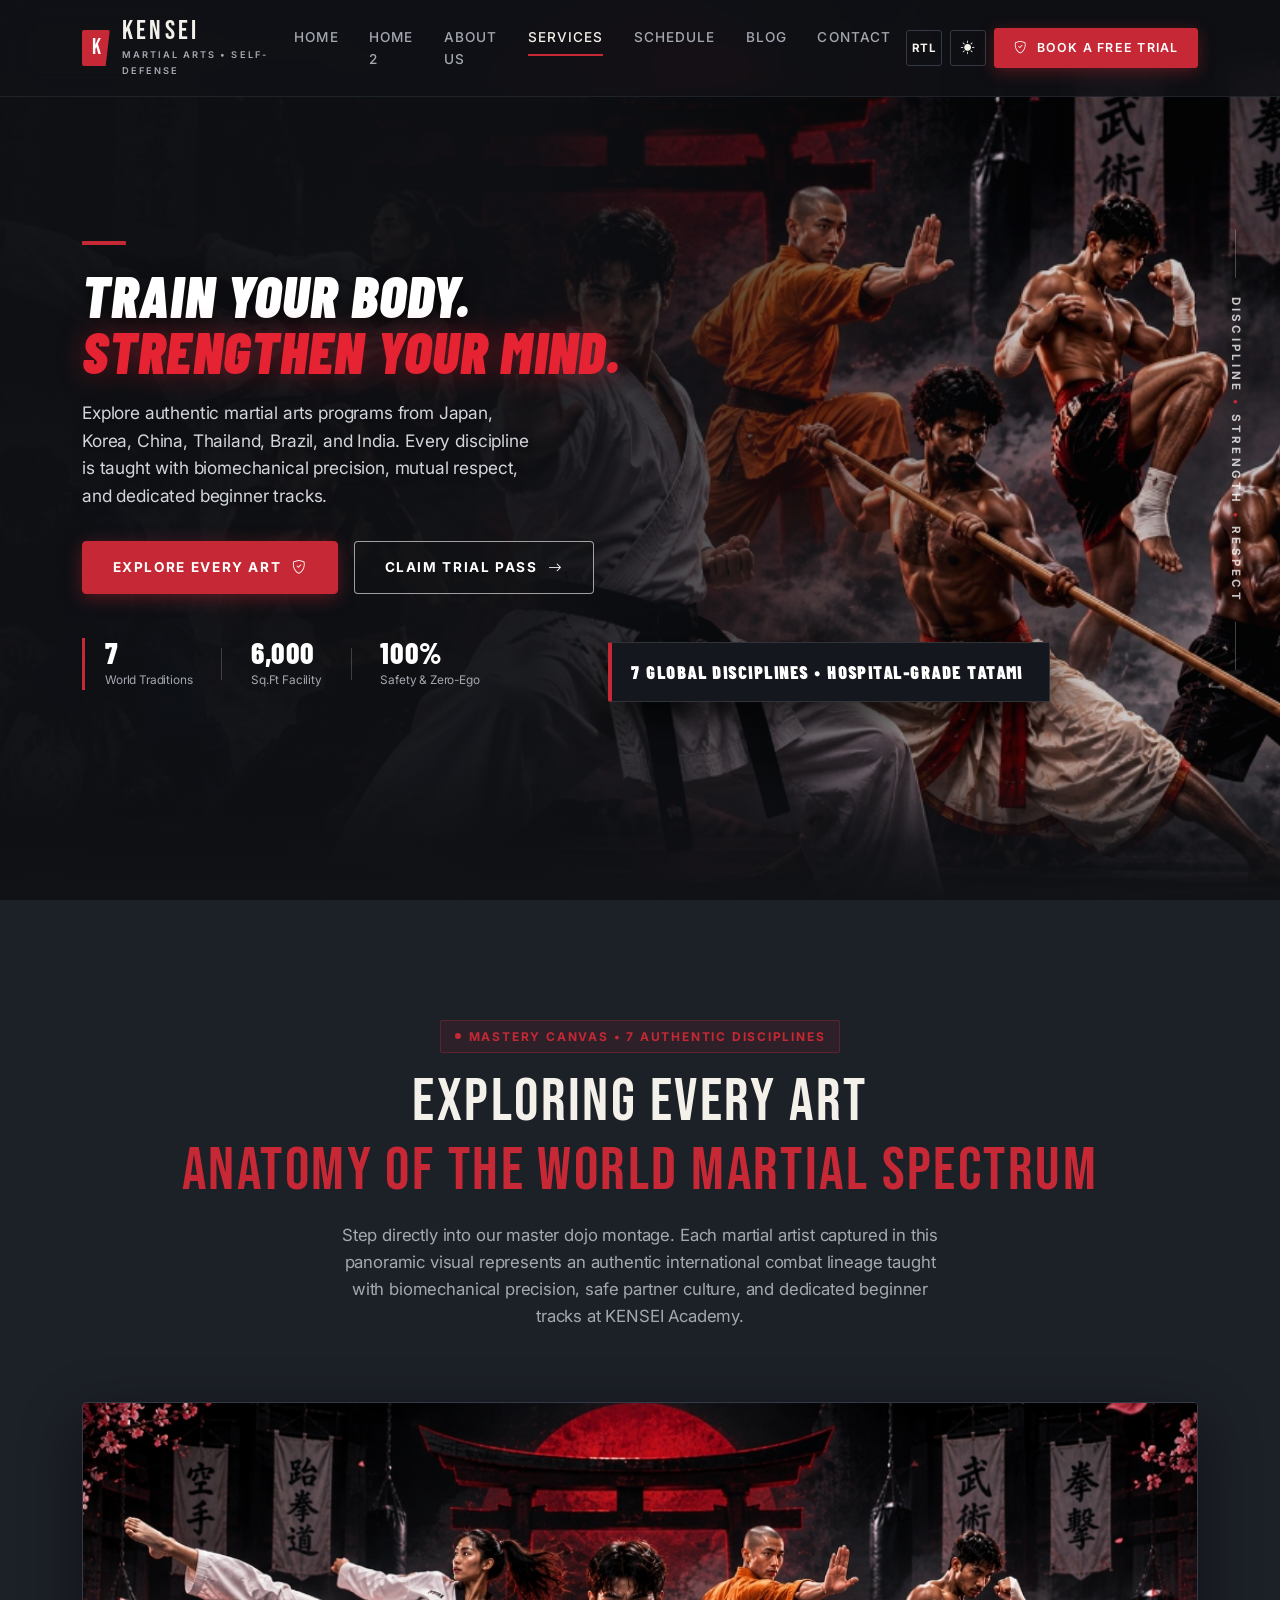
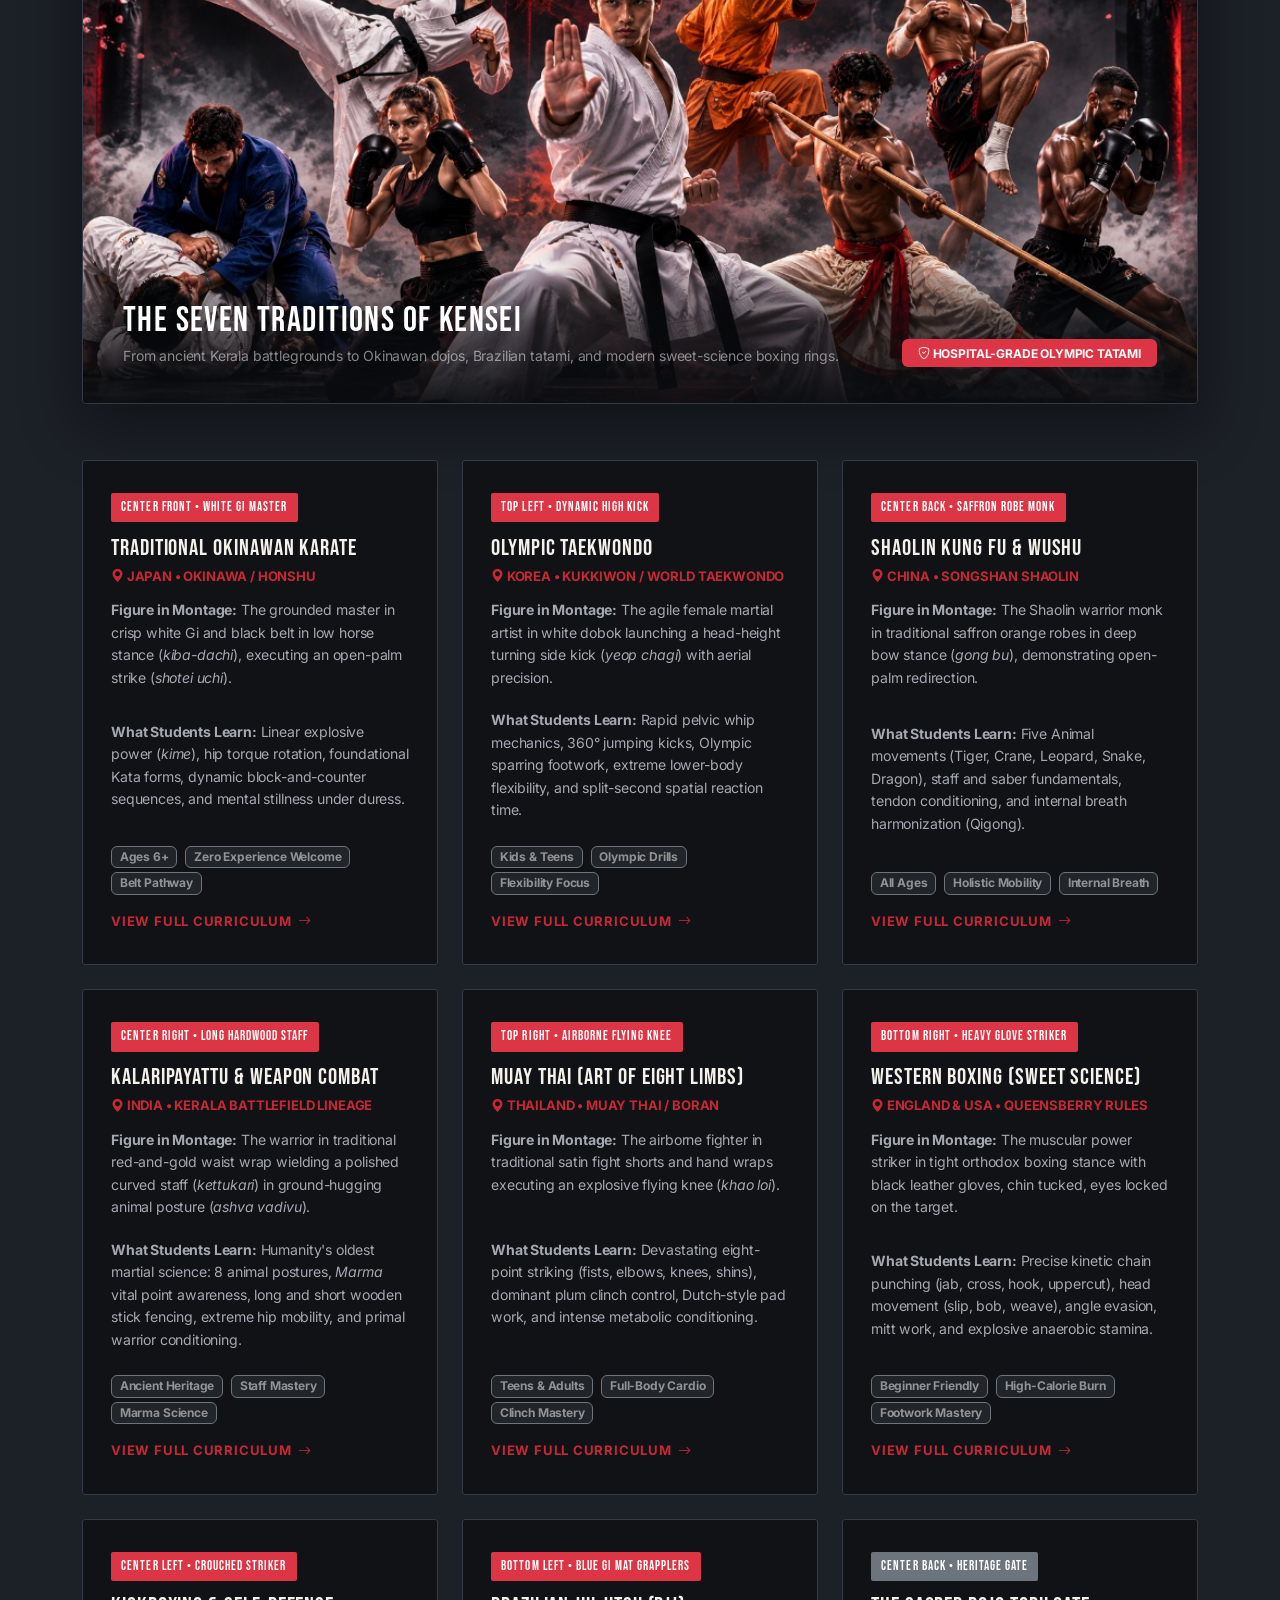
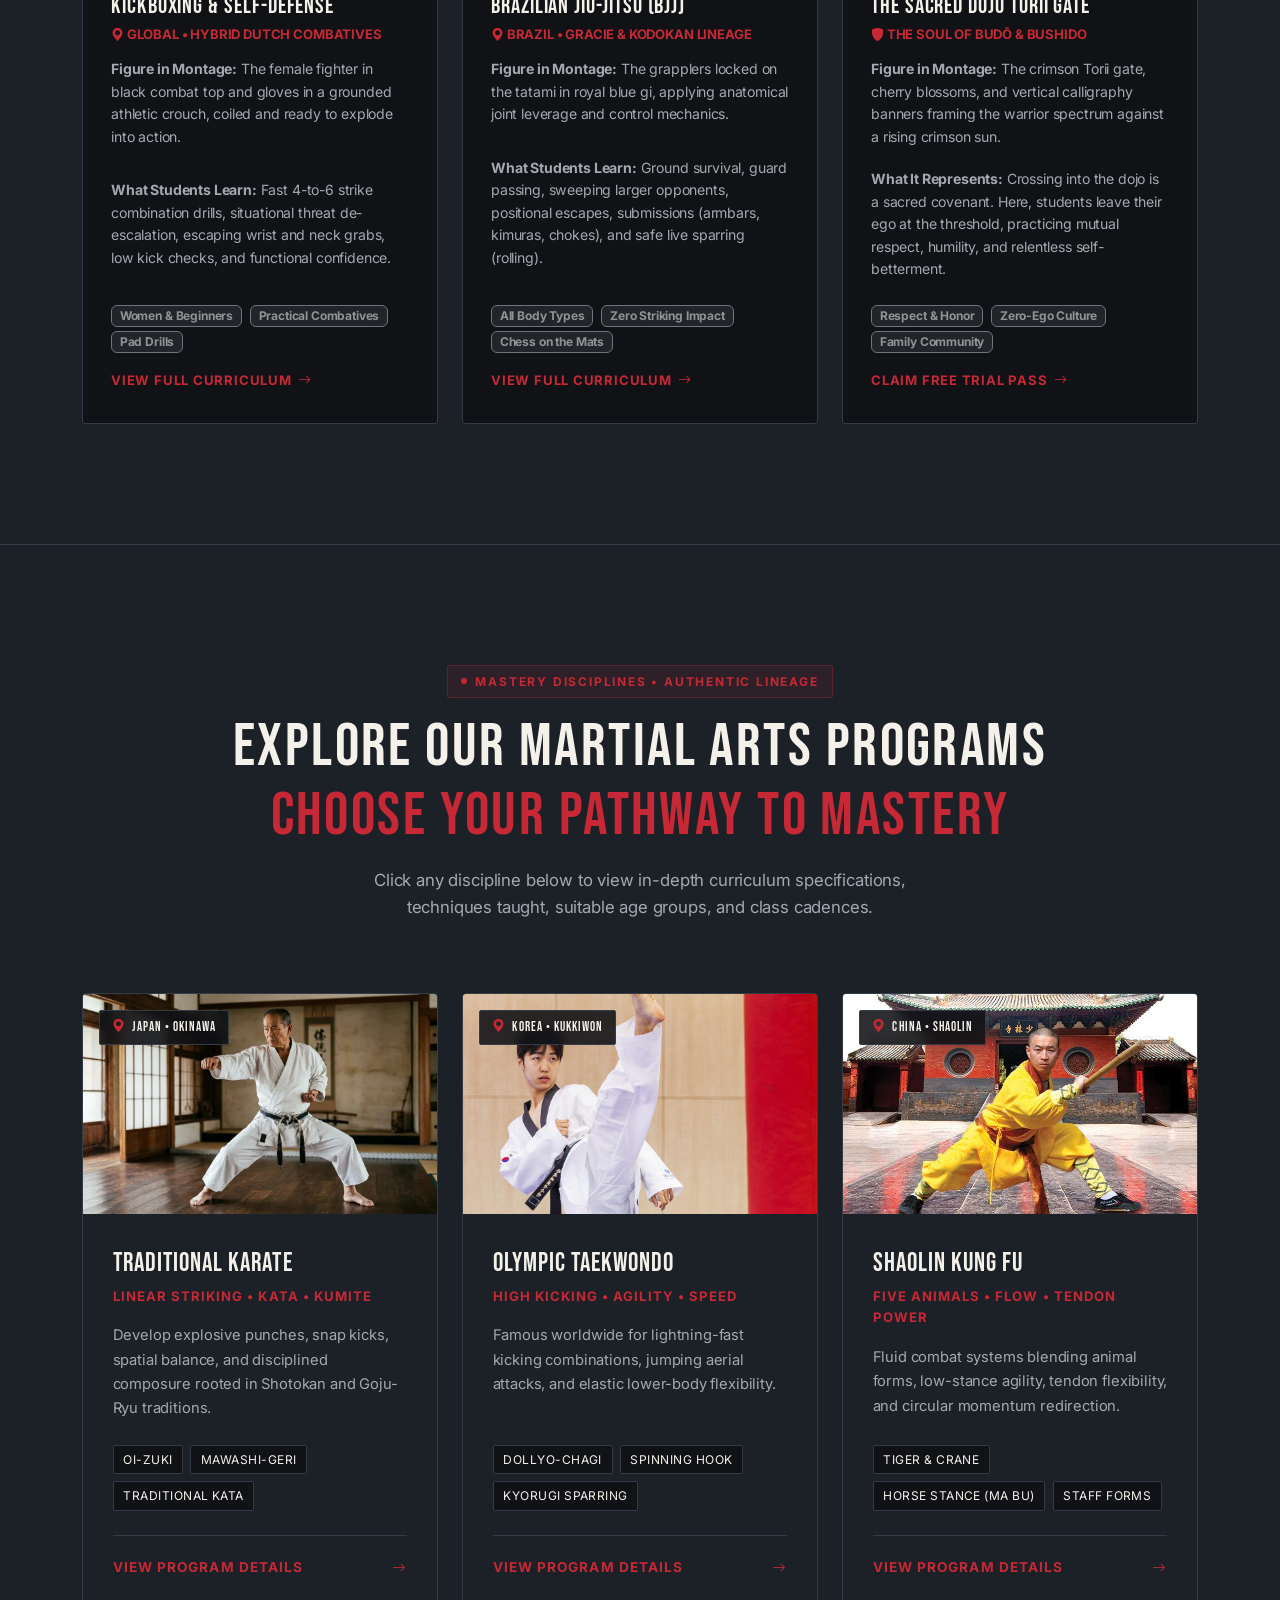
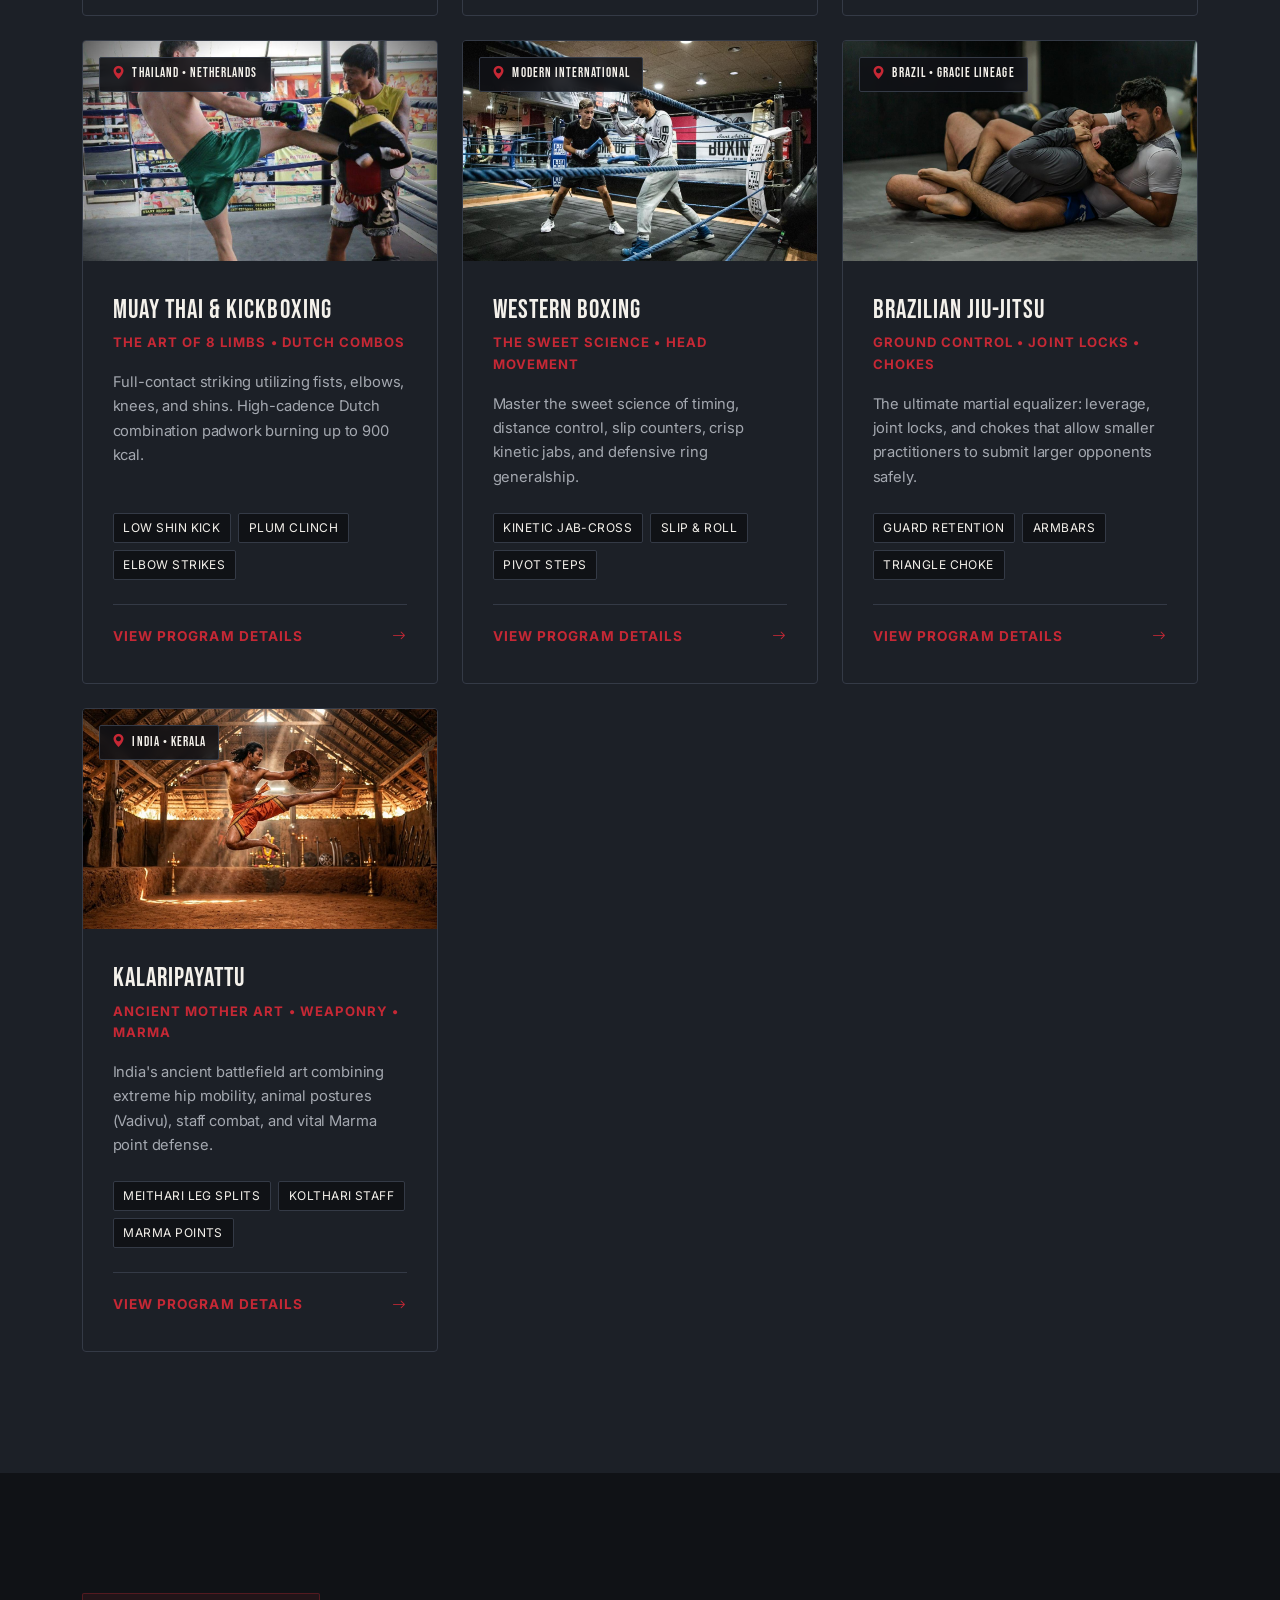
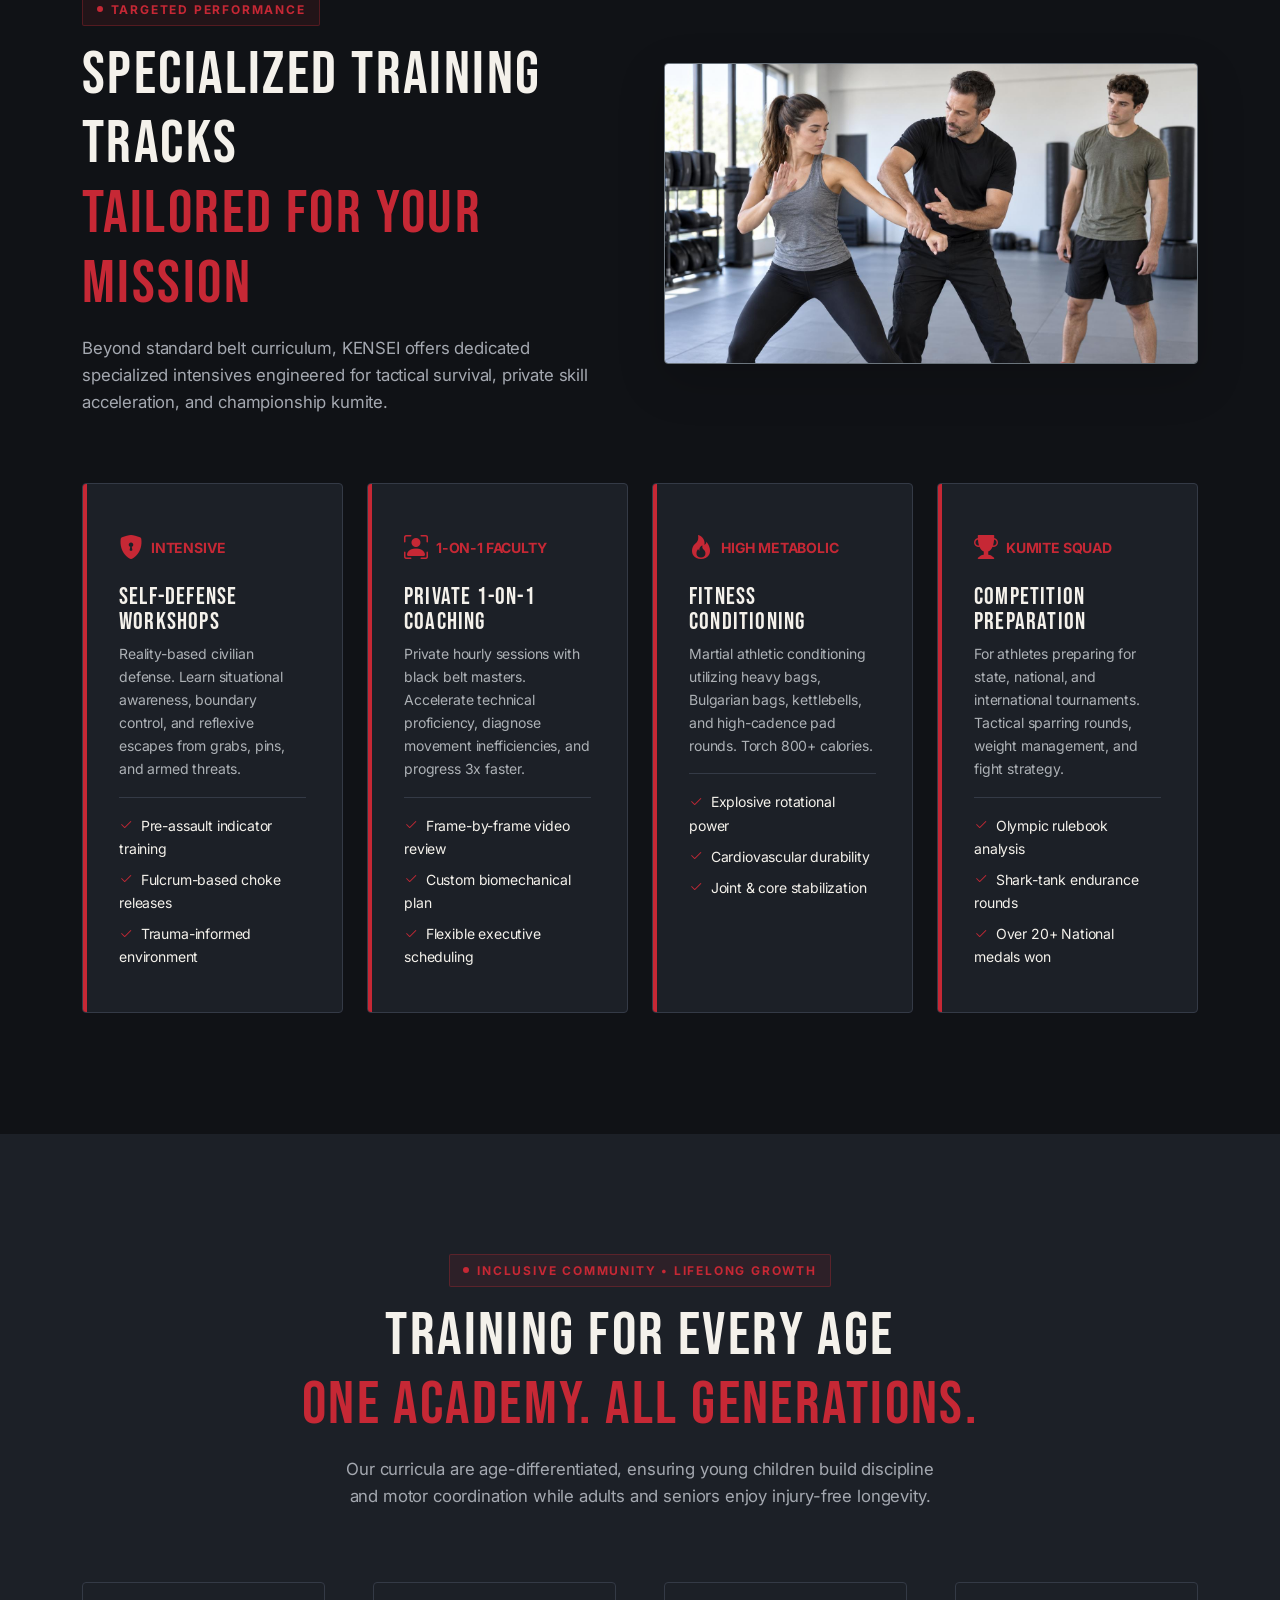
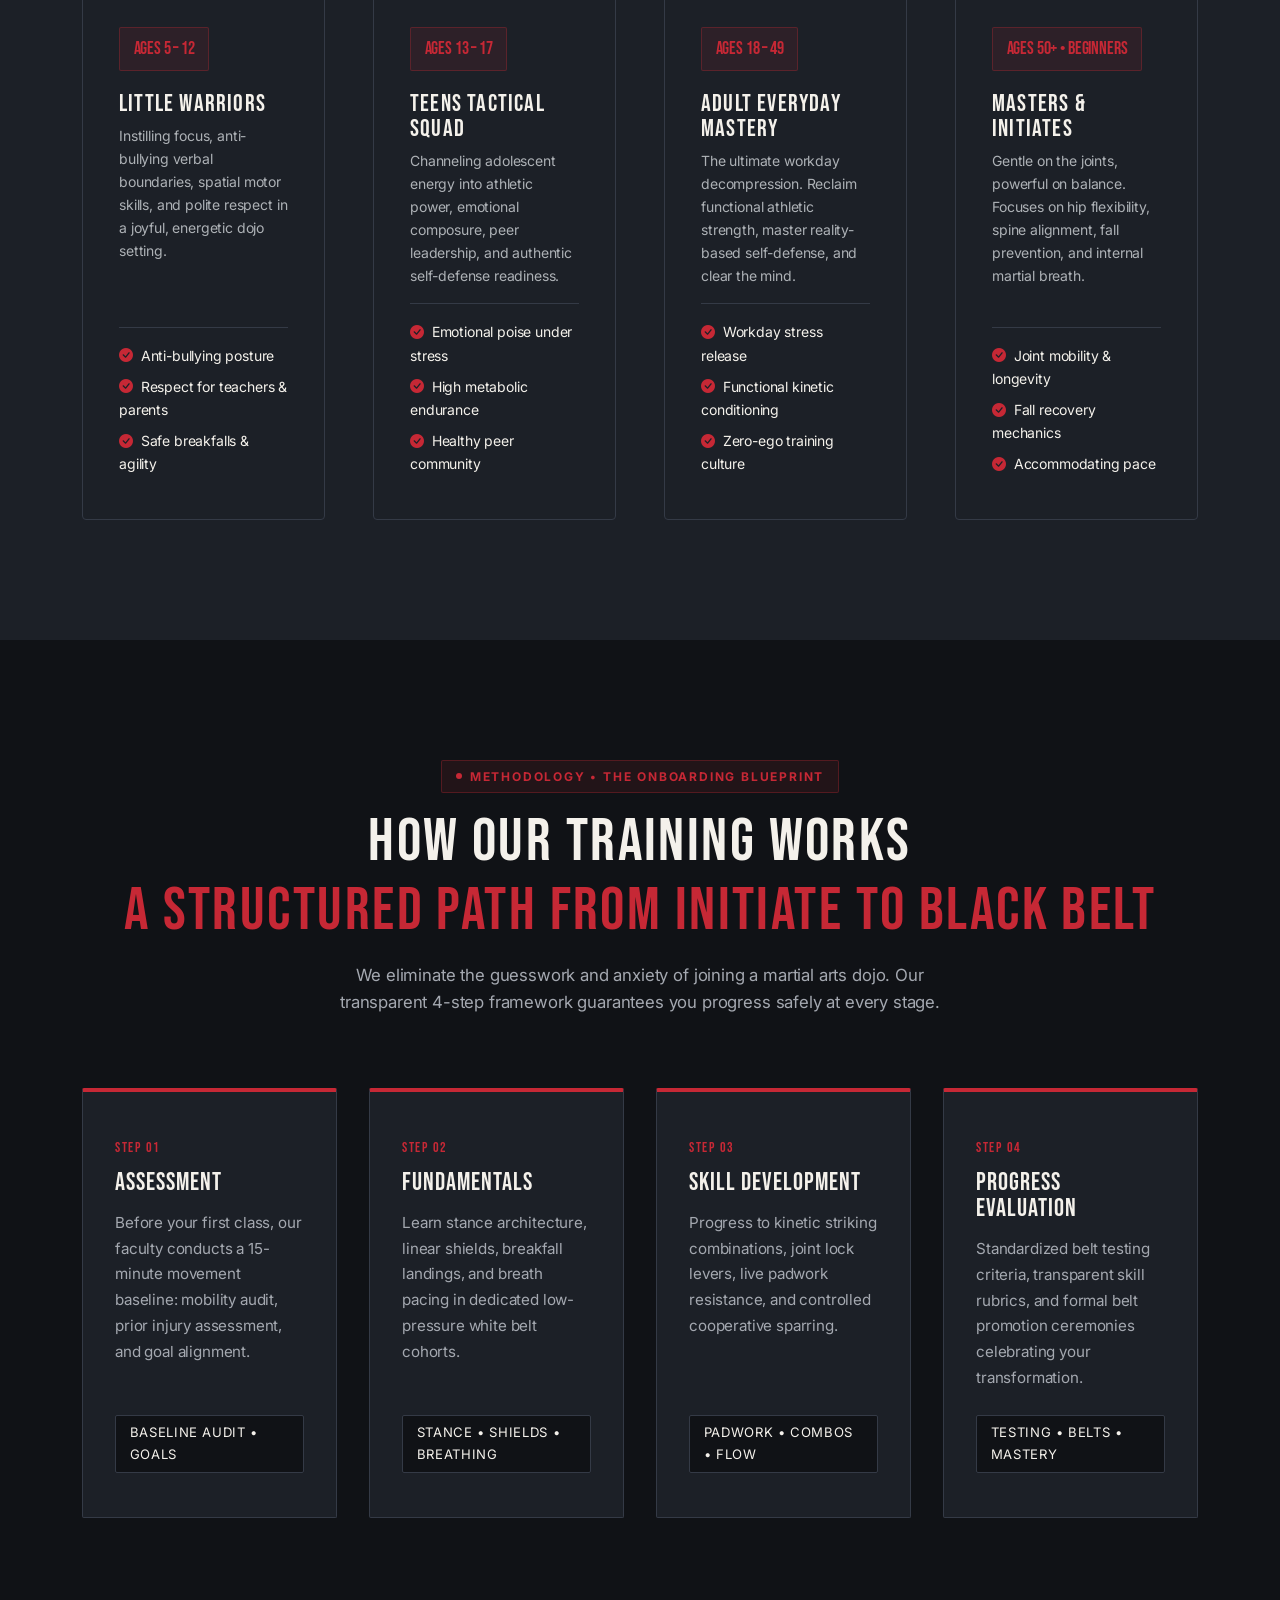
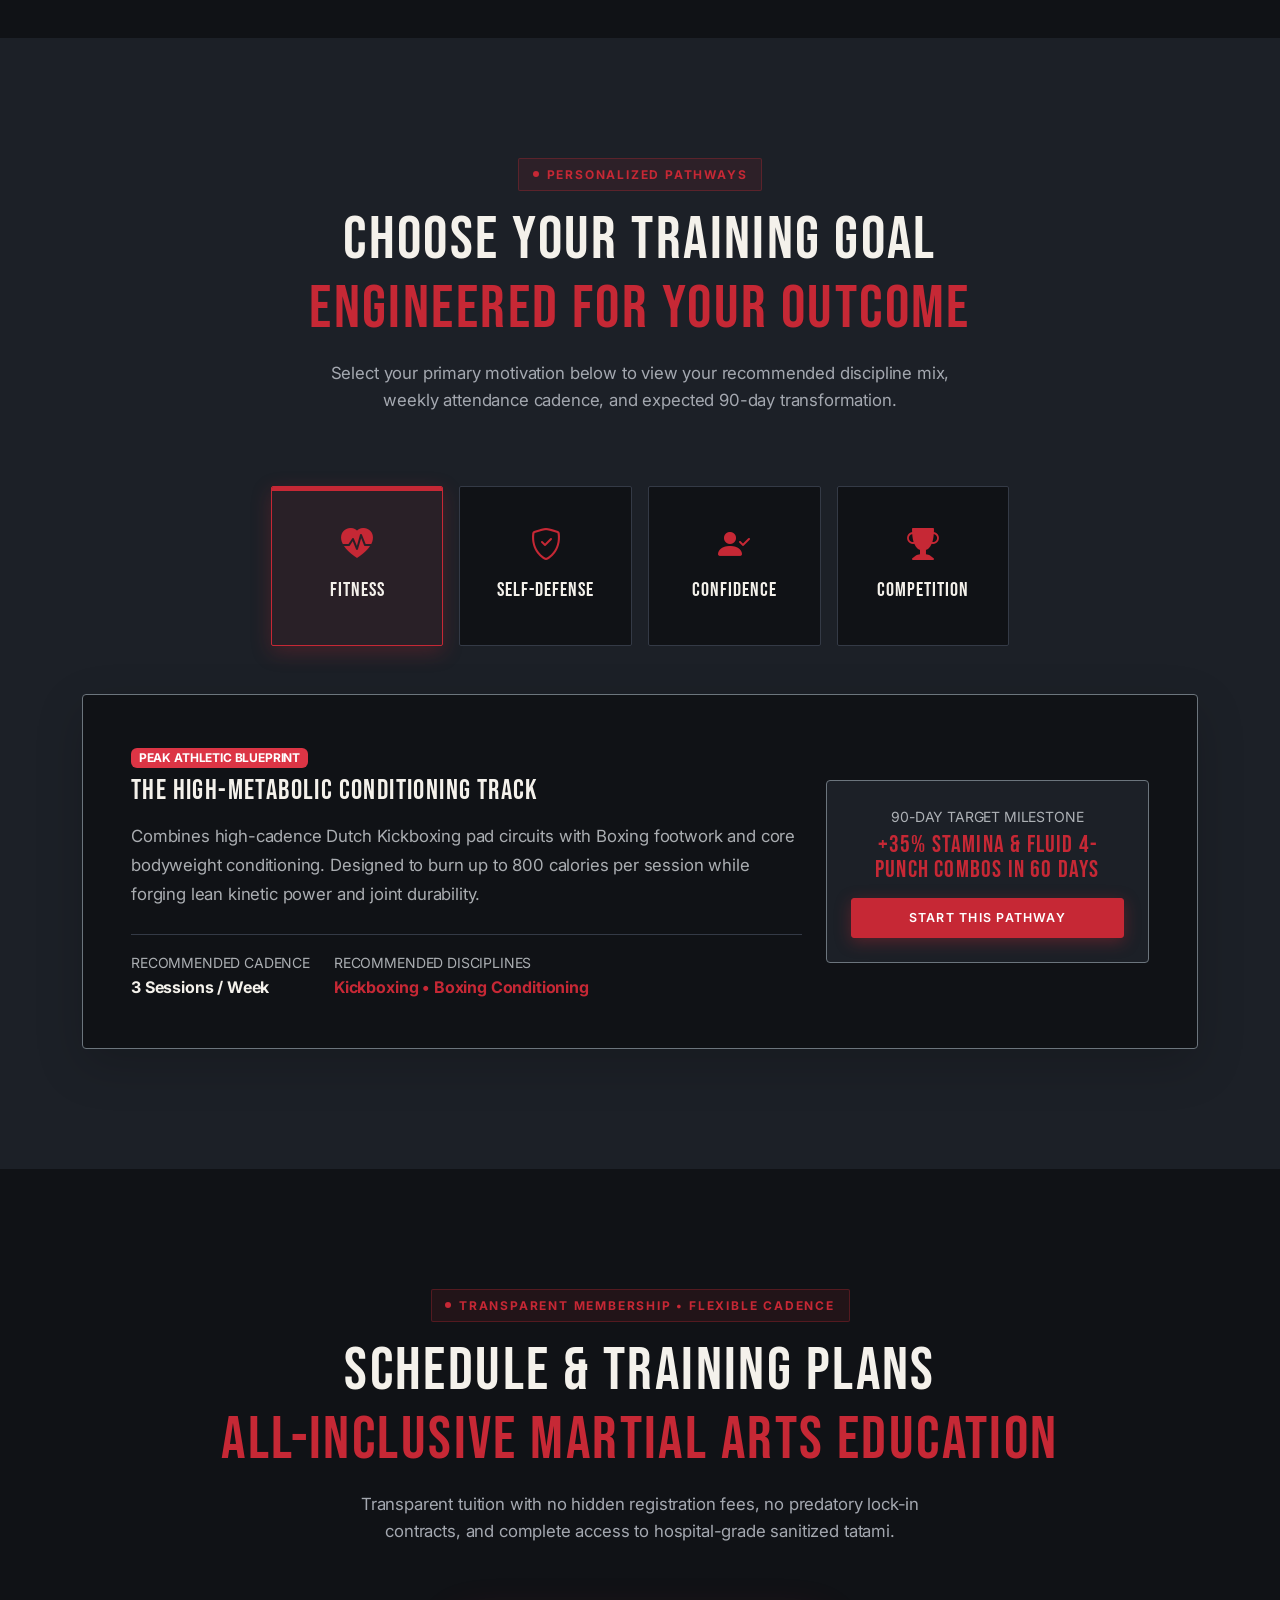
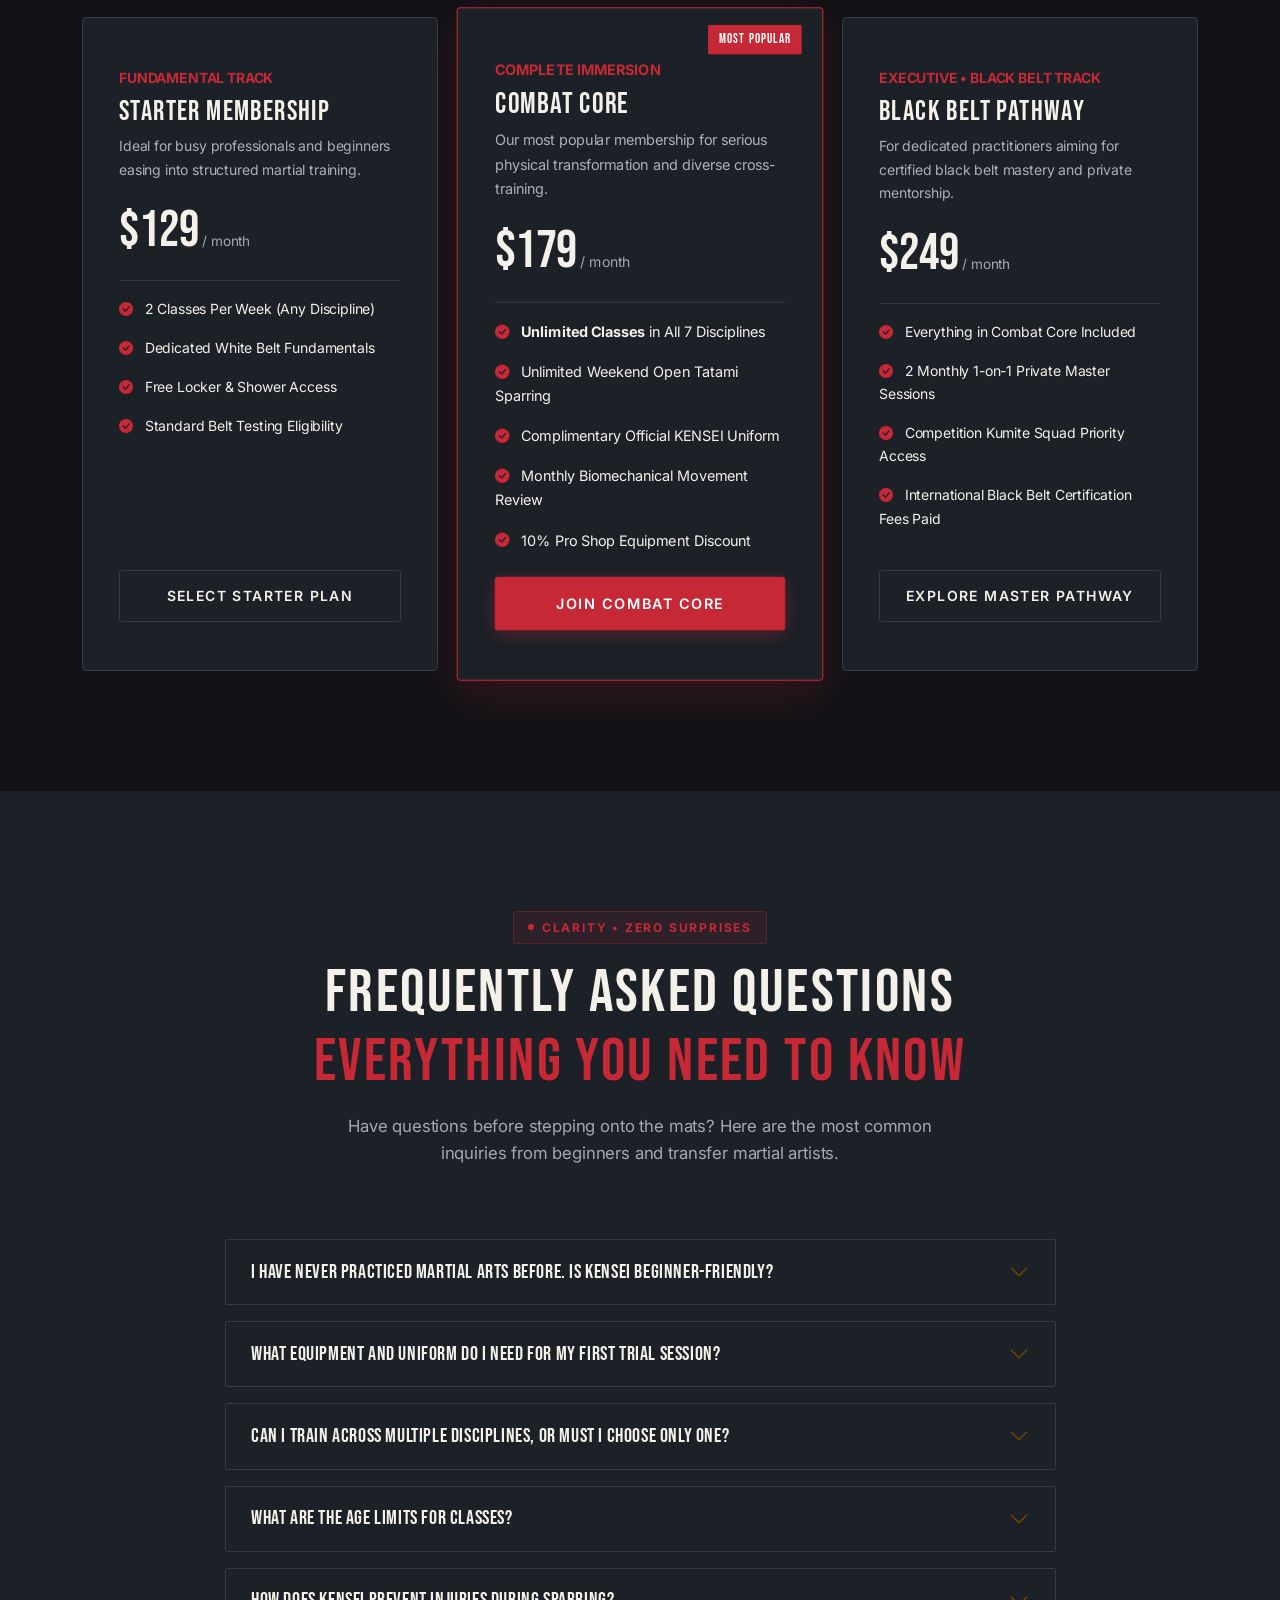
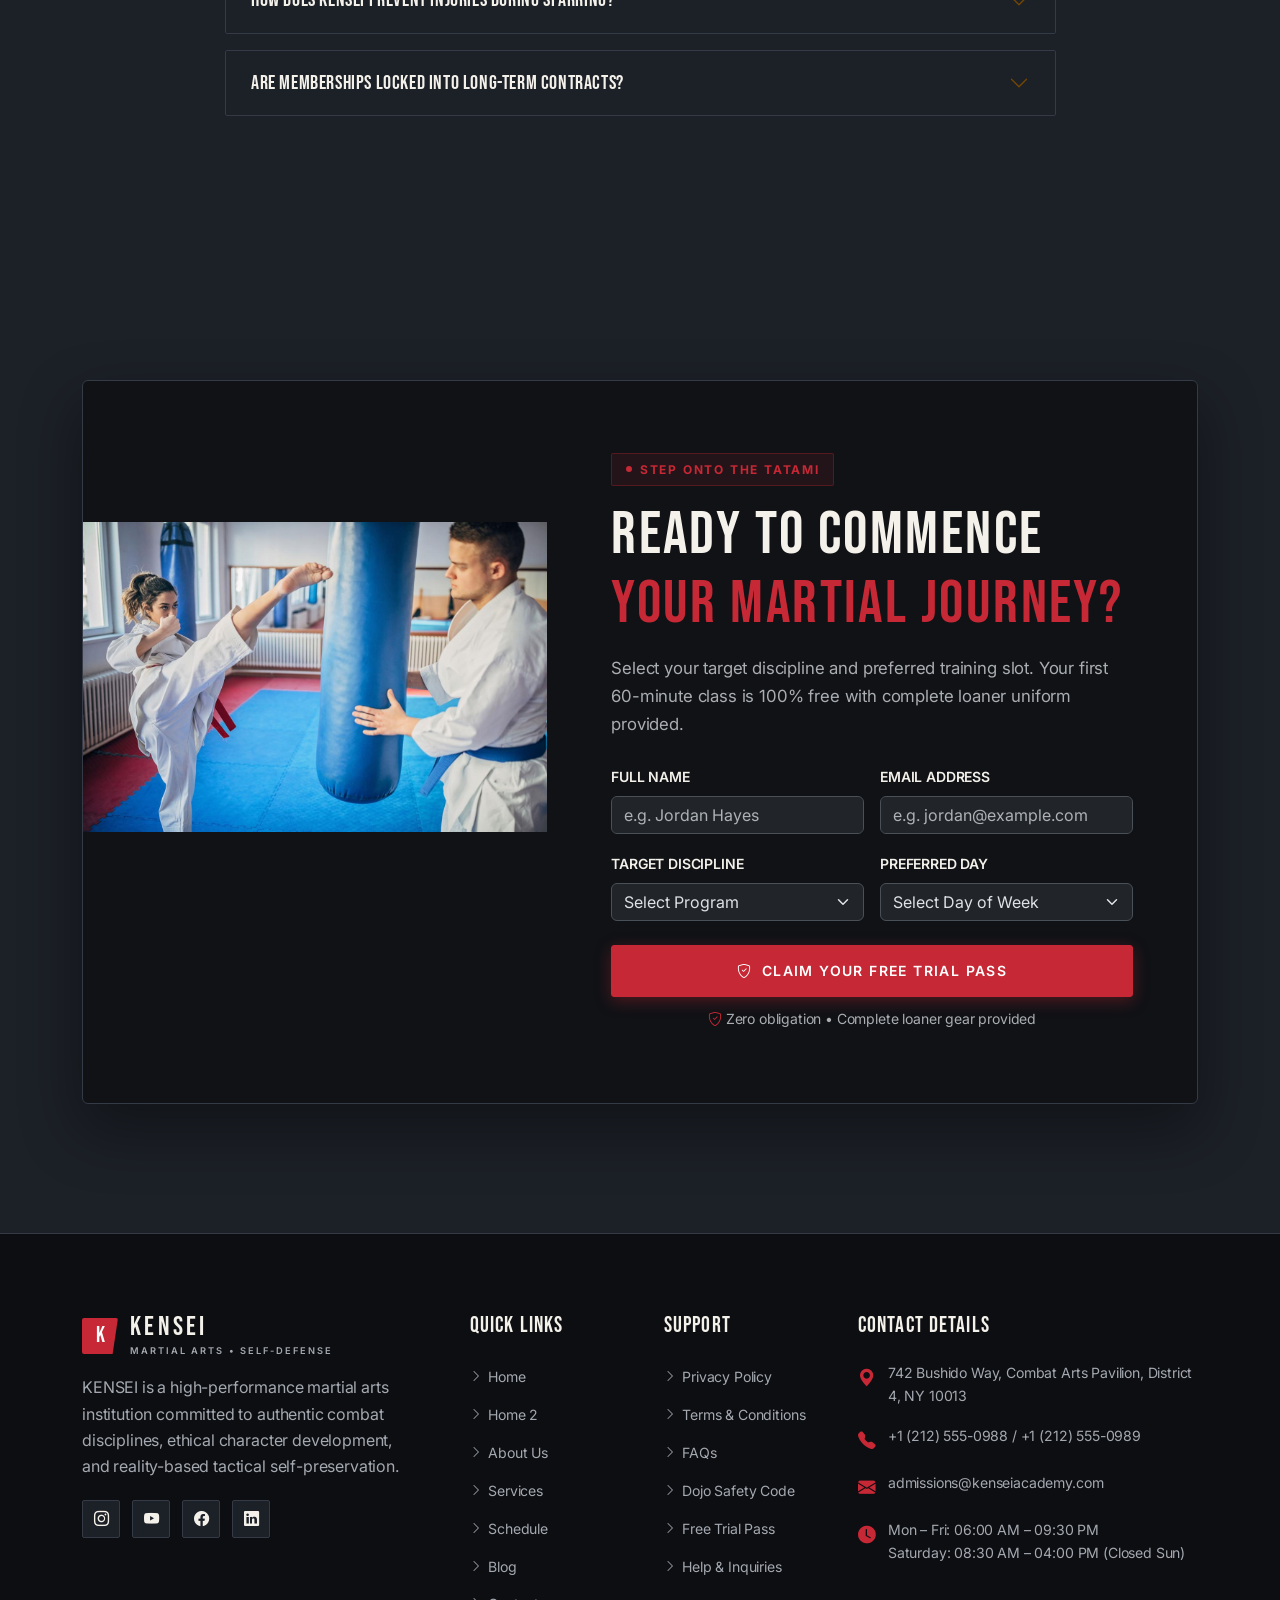
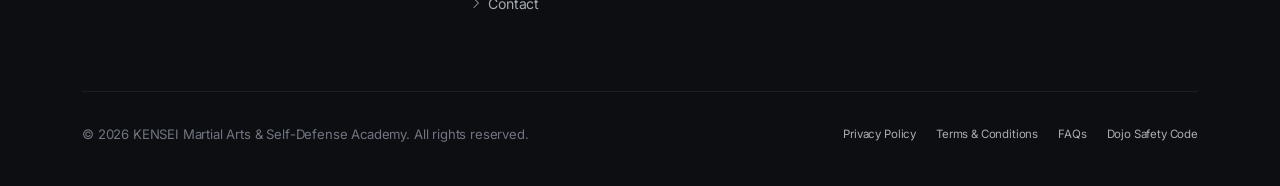
<file: services.html>
<!DOCTYPE html>
<html lang="en" data-bs-theme="dark" dir="ltr">
<head>
  <meta charset="UTF-8">
  <meta name="viewport" content="width=device-width, initial-scale=1.0">
  <title>Services &amp; Programs | KENSEI &mdash; International Martial Arts Academy</title>
  <meta name="description" content="Explore world-class martial arts training programs at KENSEI Academy: Karate, BJJ, Muay Thai, Boxing, Taekwondo, Kung Fu, Kalaripayattu, and specialized self-defense.">

  <!-- Google Fonts: Barlow Condensed, Bebas Neue & Inter -->
  <link rel="preconnect" href="https://fonts.googleapis.com">
  <link rel="preconnect" href="https://fonts.gstatic.com" crossorigin>
  <link href="https://fonts.googleapis.com/css2?family=Barlow+Condensed:ital,wght@1,700;1,800;1,900&family=Bebas+Neue&family=Inter:wght@300;400;500;600;700;800&display=swap" rel="stylesheet">

  <!-- Bootstrap 5.3.3 CSS -->
  <link href="https://cdn.jsdelivr.net/npm/bootstrap@5.3.3/dist/css/bootstrap.min.css" rel="stylesheet">
  
  <!-- Bootstrap Icons -->
  <link rel="stylesheet" href="https://cdn.jsdelivr.net/npm/bootstrap-icons@1.11.3/font/bootstrap-icons.min.css">

  <!-- Custom Stylesheet -->
  <link rel="stylesheet" href="css/style.css">
  <!-- Favicon & Brand Icons -->
  <link rel="icon" type="image/svg+xml" href="assets/images/favicon.svg">
  <link rel="icon" type="image/png" sizes="32x32" href="assets/images/favicon-32x32.png">
  <link rel="apple-touch-icon" sizes="180x180" href="assets/images/apple-touch-icon.png">
  <link rel="shortcut icon" href="favicon.ico">
</head>
<body>

  <!-- ========================================================================
       NAVBAR (Unified Component)
       ======================================================================== -->
    <!-- HEADER / NAVBAR -->
  <header>
    <nav class="navbar navbar-expand-lg kensei-navbar" aria-label="Main navigation">
      <div class="container-xl d-flex align-items-center justify-content-between">
        <!-- Brand Wordmark -->
        <a class="brand-link" href="index.html">
          <div class="brand-symbol" aria-hidden="true">K</div>
          <div class="brand-text">
            <span class="brand-title">KENSEI</span>
            <span class="brand-subtitle">Martial Arts &bull; Self-Defense</span>
          </div>
        </a>

        <!-- Right Side Controls (RTL + Theme + Desktop CTA + Mobile Hamburger) -->
        <div class="d-flex align-items-center gap-2 order-lg-3 nav-header-actions">
          <!-- RTL / LTR Toggle -->
          <button id="rtlToggleBtn" class="nav-util-btn" title="Toggle RTL / LTR" aria-label="Toggle Text Direction">
            <span id="rtlToggleLabel" class="rtl-toggle-text">RTL</span>
          </button>

          <!-- Light / Dark Theme Toggle -->
          <button id="themeToggleBtn" class="nav-util-btn" title="Switch Theme" aria-label="Toggle Theme">
            <i id="themeToggleIcon" class="bi bi-sun-fill"></i>
          </button>

          <!-- Desktop Book a Free Trial CTA -->
          <a href="schedule.html" class="btn-kensei btn-kensei-primary btn-kensei-sm d-none d-lg-inline-flex" data-trial-program="General Inquiry">
            <i class="bi bi-shield-check"></i>
            <span>Book a Free Trial</span>
          </a>

          <!-- Mobile Hamburger Toggler -->
          <button class="navbar-toggler" type="button" data-bs-toggle="collapse" data-bs-target="#kenseiNavContent" aria-controls="kenseiNavContent" aria-expanded="false" aria-label="Toggle navigation">
            <i class="bi bi-list fs-4"></i>
          </button>
        </div>

        <!-- Collapsible Navigation Menu -->
        <div class="collapse navbar-collapse order-lg-2" id="kenseiNavContent">
          <ul class="navbar-nav mx-auto mb-2 mb-lg-0">
            <li class="nav-item">
              <a class="nav-link "  href="index.html">Home</a>
            </li>
            <li class="nav-item">
              <a class="nav-link "  href="home-2.html">Home 2</a>
            </li>
            <li class="nav-item">
              <a class="nav-link "  href="about.html">About Us</a>
            </li>
            <li class="nav-item">
              <a class="nav-link active" aria-current="page" href="services.html">Services</a>
            </li>
            <li class="nav-item">
              <a class="nav-link "  href="schedule.html">Schedule</a>
            </li>
            <li class="nav-item">
              <a class="nav-link "  href="blog.html">Blog</a>
            </li>
            <li class="nav-item">
              <a class="nav-link "  href="contact.html">Contact</a>
            </li>
          </ul>

          <!-- Mobile-only CTA inside opened menu -->
          <div class="d-lg-none mt-3 pt-3 border-top border-secondary-subtle">
            <a href="schedule.html" class="btn-kensei btn-kensei-primary w-100 justify-content-center" data-trial-program="General Inquiry">
              <i class="bi bi-shield-check"></i>
              <span>Book a Free Trial</span>
            </a>
          </div>
        </div>
      </div>
    </nav>
  </header>

  <!-- ========================================================================
       1. SERVICES HERO SECTION (Cinematic Martial Arts Dojo Montage)
       ======================================================================== -->
  <section class="home2-hero-section services-hero-section" id="hero-services">
    <div class="home2-hero-bg">
      <img src="assets/images/services-hero-montage.jpg" alt="KENSEI Martial Arts Dojo &mdash; International Martial Arts Montage" class="home2-hero-img" style="object-position: center 25%; filter: contrast(1.08) brightness(0.94);">
      <div class="home2-hero-scrim-left" aria-hidden="true" style="background: linear-gradient(90deg, rgba(14, 16, 20, 0.98) 0%, rgba(14, 16, 20, 0.94) 42%, rgba(14, 16, 20, 0.55) 62%, rgba(14, 16, 20, 0.15) 82%, rgba(14, 16, 20, 0.2) 100%);"></div>
      <div class="home2-hero-scrim-bottom" aria-hidden="true"></div>
    </div>

    <!-- Right Edge Vertical Watermark -->
    <div class="home2-vertical-watermark" aria-hidden="true">
      <span class="home2-watermark-line"></span>
      <span class="home2-watermark-text">DISCIPLINE <span class="red-bullet">&bull;</span> STRENGTH <span class="red-bullet">&bull;</span> RESPECT</span>
      <span class="home2-watermark-line"></span>
    </div>

    <!-- Floating Angular Badge -->
    <div class="home2-floating-badge reveal-on-scroll">
      <span class="home2-floating-text">7 GLOBAL DISCIPLINES &bull; HOSPITAL-GRADE TATAMI</span>
    </div>

    <div class="container-xl home2-hero-content">
      <div class="row align-items-center">
        <div class="col-lg-8 col-xl-7">
          <span class="home2-accent-bar reveal-on-scroll" aria-hidden="true"></span>

          <!-- Slanted Editorial Headline -->
          <h1 class="home2-hero-headline reveal-on-scroll reveal-delay-1">
            <span class="text-white-line">TRAIN YOUR BODY.</span>
            <span class="text-red-line">STRENGTHEN YOUR MIND.</span>
          </h1>

          <p class="home2-hero-lead reveal-on-scroll reveal-delay-2">
            Explore authentic martial arts programs from Japan, Korea, China, Thailand, Brazil, and India. Every discipline is taught with biomechanical precision, mutual respect, and dedicated beginner tracks.
          </p>

          <div class="home2-btn-group reveal-on-scroll reveal-delay-3">
            <a href="#exploring-every-art" class="home2-btn-primary">
              <span>EXPLORE EVERY ART</span>
              <i class="bi bi-shield-check"></i>
            </a>
            <a href="schedule.html" class="home2-btn-outline">
              <span>CLAIM TRIAL PASS</span>
              <i class="bi bi-arrow-right"></i>
            </a>
          </div>

          <div class="home2-stats-strip reveal-on-scroll reveal-delay-4">
            <div class="home2-stat-unit">
              <span class="home2-stat-num">7</span>
              <span class="home2-stat-lbl">World Traditions</span>
            </div>
            <div class="home2-stat-sep" aria-hidden="true"></div>
            <div class="home2-stat-unit">
              <span class="home2-stat-num">6,000</span>
              <span class="home2-stat-lbl">Sq.Ft Facility</span>
            </div>
            <div class="home2-stat-sep" aria-hidden="true"></div>
            <div class="home2-stat-unit">
              <span class="home2-stat-num">100%</span>
              <span class="home2-stat-lbl">Safety &amp; Zero-Ego</span>
            </div>
          </div>
        </div>
      </div>
    </div>
  </section>



  <!-- ========================================================================
       2. EXPLORING EVERY ART (Master Showcase Section featuring Dojo Montage)
       ======================================================================== -->
  <section class="explore-arts-section" id="exploring-every-art">
    <div class="container-xl">
      <div class="text-center section-header-wrap reveal-on-scroll">
        <span class="section-badge">Mastery Canvas &bull; 7 Authentic Disciplines</span>
        <h2 class="section-title">EXPLORING EVERY ART <br><span class="text-combat-red">ANATOMY OF THE WORLD MARTIAL SPECTRUM</span></h2>
        <p class="section-subtitle">
          Step directly into our master dojo montage. Each martial artist captured in this panoramic visual represents an authentic international combat lineage taught with biomechanical precision, safe partner culture, and dedicated beginner tracks at KENSEI Academy.
        </p>
      </div>

      <!-- High-Definition Hero Montage Frame -->
      <div class="montage-cinematic-frame reveal-on-scroll">
        <img src="assets/images/services-hero-montage.jpg" alt="KENSEI Martial Arts Academy &mdash; Exploring Every Art Montage" class="montage-cinematic-img">
        <div class="montage-overlay-caption">
          <div>
            <h3 class="montage-title">THE SEVEN TRADITIONS OF KENSEI</h3>
            <p class="text-white-50 mb-0 small">From ancient Kerala battlegrounds to Okinawan dojos, Brazilian tatami, and modern sweet-science boxing rings.</p>
          </div>
          <span class="badge bg-danger px-3 py-2 text-uppercase fw-bold"><i class="bi bi-shield-check"></i> Hospital-Grade Olympic Tatami</span>
        </div>
      </div>

      <!-- Detailed Breakdown of Every Art in the Montage -->
      <div class="row g-4 reveal-on-scroll">
        <!-- 1. Center: Traditional Karate -->
        <div class="col-md-6 col-lg-4" id="art-karate">
          <div class="art-breakdown-card">
            <span class="art-badge-spot bg-danger text-white">Center Front &bull; White Gi Master</span>
            <h4 class="art-breakdown-title">TRADITIONAL OKINAWAN KARATE</h4>
            <span class="art-breakdown-origin"><i class="bi bi-geo-alt-fill"></i> Japan &bull; Okinawa / Honshu</span>
            <p class="art-breakdown-desc">
              <strong>Figure in Montage:</strong> The grounded master in crisp white Gi and black belt in low horse stance (<em>kiba-dachi</em>), executing an open-palm strike (<em>shotei uchi</em>).
            </p>
            <p class="art-breakdown-desc">
              <strong>What Students Learn:</strong> Linear explosive power (<em>kime</em>), hip torque rotation, foundational Kata forms, dynamic block-and-counter sequences, and mental stillness under duress.
            </p>
            <div class="mb-3">
              <span class="badge bg-dark border border-secondary text-white-50 small me-1">Ages 6+</span>
              <span class="badge bg-dark border border-secondary text-white-50 small me-1">Zero Experience Welcome</span>
              <span class="badge bg-dark border border-secondary text-white-50 small">Belt Pathway</span>
            </div>
            <a href="program-detail.html?program=karate" class="art-breakdown-link">
              <span>View Full Curriculum</span> <i class="bi bi-arrow-right"></i>
            </a>
          </div>
        </div>

        <!-- 2. Top Left: Olympic Taekwondo -->
        <div class="col-md-6 col-lg-4" id="art-taekwondo">
          <div class="art-breakdown-card">
            <span class="art-badge-spot bg-danger text-white">Top Left &bull; Dynamic High Kick</span>
            <h4 class="art-breakdown-title">OLYMPIC TAEKWONDO</h4>
            <span class="art-breakdown-origin"><i class="bi bi-geo-alt-fill"></i> Korea &bull; Kukkiwon / World Taekwondo</span>
            <p class="art-breakdown-desc">
              <strong>Figure in Montage:</strong> The agile female martial artist in white dobok launching a head-height turning side kick (<em>yeop chagi</em>) with aerial precision.
            </p>
            <p class="art-breakdown-desc">
              <strong>What Students Learn:</strong> Rapid pelvic whip mechanics, 360&deg; jumping kicks, Olympic sparring footwork, extreme lower-body flexibility, and split-second spatial reaction time.
            </p>
            <div class="mb-3">
              <span class="badge bg-dark border border-secondary text-white-50 small me-1">Kids &amp; Teens</span>
              <span class="badge bg-dark border border-secondary text-white-50 small me-1">Olympic Drills</span>
              <span class="badge bg-dark border border-secondary text-white-50 small">Flexibility Focus</span>
            </div>
            <a href="program-detail.html?program=taekwondo" class="art-breakdown-link">
              <span>View Full Curriculum</span> <i class="bi bi-arrow-right"></i>
            </a>
          </div>
        </div>

        <!-- 3. Center Back: Shaolin Kung Fu -->
        <div class="col-md-6 col-lg-4" id="art-shaolin">
          <div class="art-breakdown-card">
            <span class="art-badge-spot bg-danger text-white">Center Back &bull; Saffron Robe Monk</span>
            <h4 class="art-breakdown-title">SHAOLIN KUNG FU &amp; WUSHU</h4>
            <span class="art-breakdown-origin"><i class="bi bi-geo-alt-fill"></i> China &bull; Songshan Shaolin</span>
            <p class="art-breakdown-desc">
              <strong>Figure in Montage:</strong> The Shaolin warrior monk in traditional saffron orange robes in deep bow stance (<em>gong bu</em>), demonstrating open-palm redirection.
            </p>
            <p class="art-breakdown-desc">
              <strong>What Students Learn:</strong> Five Animal movements (Tiger, Crane, Leopard, Snake, Dragon), staff and saber fundamentals, tendon conditioning, and internal breath harmonization (Qigong).
            </p>
            <div class="mb-3">
              <span class="badge bg-dark border border-secondary text-white-50 small me-1">All Ages</span>
              <span class="badge bg-dark border border-secondary text-white-50 small me-1">Holistic Mobility</span>
              <span class="badge bg-dark border border-secondary text-white-50 small">Internal Breath</span>
            </div>
            <a href="program-detail.html?program=kungfu" class="art-breakdown-link">
              <span>View Full Curriculum</span> <i class="bi bi-arrow-right"></i>
            </a>
          </div>
        </div>

        <!-- 4. Center Right: Kalaripayattu -->
        <div class="col-md-6 col-lg-4" id="art-kalaripayattu">
          <div class="art-breakdown-card">
            <span class="art-badge-spot bg-danger text-white">Center Right &bull; Long Hardwood Staff</span>
            <h4 class="art-breakdown-title">KALARIPAYATTU &amp; WEAPON COMBAT</h4>
            <span class="art-breakdown-origin"><i class="bi bi-geo-alt-fill"></i> India &bull; Kerala Battlefield Lineage</span>
            <p class="art-breakdown-desc">
              <strong>Figure in Montage:</strong> The warrior in traditional red-and-gold waist wrap wielding a polished curved staff (<em>kettukari</em>) in ground-hugging animal posture (<em>ashva vadivu</em>).
            </p>
            <p class="art-breakdown-desc">
              <strong>What Students Learn:</strong> Humanity's oldest martial science: 8 animal postures, <em>Marma</em> vital point awareness, long and short wooden stick fencing, extreme hip mobility, and primal warrior conditioning.
            </p>
            <div class="mb-3">
              <span class="badge bg-dark border border-secondary text-white-50 small me-1">Ancient Heritage</span>
              <span class="badge bg-dark border border-secondary text-white-50 small me-1">Staff Mastery</span>
              <span class="badge bg-dark border border-secondary text-white-50 small">Marma Science</span>
            </div>
            <a href="program-detail.html?program=kalaripayattu" class="art-breakdown-link">
              <span>View Full Curriculum</span> <i class="bi bi-arrow-right"></i>
            </a>
          </div>
        </div>

        <!-- 5. Top Right: Muay Thai -->
        <div class="col-md-6 col-lg-4" id="art-muaythai">
          <div class="art-breakdown-card">
            <span class="art-badge-spot bg-danger text-white">Top Right &bull; Airborne Flying Knee</span>
            <h4 class="art-breakdown-title">MUAY THAI (ART OF EIGHT LIMBS)</h4>
            <span class="art-breakdown-origin"><i class="bi bi-geo-alt-fill"></i> Thailand &bull; Muay Thai / Boran</span>
            <p class="art-breakdown-desc">
              <strong>Figure in Montage:</strong> The airborne fighter in traditional satin fight shorts and hand wraps executing an explosive flying knee (<em>khao loi</em>).
            </p>
            <p class="art-breakdown-desc">
              <strong>What Students Learn:</strong> Devastating eight-point striking (fists, elbows, knees, shins), dominant plum clinch control, Dutch-style pad work, and intense metabolic conditioning.
            </p>
            <div class="mb-3">
              <span class="badge bg-dark border border-secondary text-white-50 small me-1">Teens &amp; Adults</span>
              <span class="badge bg-dark border border-secondary text-white-50 small me-1">Full-Body Cardio</span>
              <span class="badge bg-dark border border-secondary text-white-50 small">Clinch Mastery</span>
            </div>
            <a href="program-detail.html?program=kickboxing" class="art-breakdown-link">
              <span>View Full Curriculum</span> <i class="bi bi-arrow-right"></i>
            </a>
          </div>
        </div>

        <!-- 6. Bottom Right: Western Boxing -->
        <div class="col-md-6 col-lg-4" id="art-boxing">
          <div class="art-breakdown-card">
            <span class="art-badge-spot bg-danger text-white">Bottom Right &bull; Heavy Glove Striker</span>
            <h4 class="art-breakdown-title">WESTERN BOXING (SWEET SCIENCE)</h4>
            <span class="art-breakdown-origin"><i class="bi bi-geo-alt-fill"></i> England &amp; USA &bull; Queensberry Rules</span>
            <p class="art-breakdown-desc">
              <strong>Figure in Montage:</strong> The muscular power striker in tight orthodox boxing stance with black leather gloves, chin tucked, eyes locked on the target.
            </p>
            <p class="art-breakdown-desc">
              <strong>What Students Learn:</strong> Precise kinetic chain punching (jab, cross, hook, uppercut), head movement (slip, bob, weave), angle evasion, mitt work, and explosive anaerobic stamina.
            </p>
            <div class="mb-3">
              <span class="badge bg-dark border border-secondary text-white-50 small me-1">Beginner Friendly</span>
              <span class="badge bg-dark border border-secondary text-white-50 small me-1">High-Calorie Burn</span>
              <span class="badge bg-dark border border-secondary text-white-50 small">Footwork Mastery</span>
            </div>
            <a href="program-detail.html?program=boxing" class="art-breakdown-link">
              <span>View Full Curriculum</span> <i class="bi bi-arrow-right"></i>
            </a>
          </div>
        </div>

        <!-- 7. Center Left: Kickboxing & Self-Defense -->
        <div class="col-md-6 col-lg-4" id="art-kickboxing">
          <div class="art-breakdown-card">
            <span class="art-badge-spot bg-danger text-white">Center Left &bull; Crouched Striker</span>
            <h4 class="art-breakdown-title">KICKBOXING &amp; SELF-DEFENSE</h4>
            <span class="art-breakdown-origin"><i class="bi bi-geo-alt-fill"></i> Global &bull; Hybrid Dutch Combatives</span>
            <p class="art-breakdown-desc">
              <strong>Figure in Montage:</strong> The female fighter in black combat top and gloves in a grounded athletic crouch, coiled and ready to explode into action.
            </p>
            <p class="art-breakdown-desc">
              <strong>What Students Learn:</strong> Fast 4-to-6 strike combination drills, situational threat de-escalation, escaping wrist and neck grabs, low kick checks, and functional confidence.
            </p>
            <div class="mb-3">
              <span class="badge bg-dark border border-secondary text-white-50 small me-1">Women &amp; Beginners</span>
              <span class="badge bg-dark border border-secondary text-white-50 small me-1">Practical Combatives</span>
              <span class="badge bg-dark border border-secondary text-white-50 small">Pad Drills</span>
            </div>
            <a href="program-detail.html?program=kickboxing" class="art-breakdown-link">
              <span>View Full Curriculum</span> <i class="bi bi-arrow-right"></i>
            </a>
          </div>
        </div>

        <!-- 8. Bottom Left: Brazilian Jiu-Jitsu -->
        <div class="col-md-6 col-lg-4" id="art-bjj">
          <div class="art-breakdown-card">
            <span class="art-badge-spot bg-danger text-white">Bottom Left &bull; Blue Gi Mat Grapplers</span>
            <h4 class="art-breakdown-title">BRAZILIAN JIU-JITSU (BJJ)</h4>
            <span class="art-breakdown-origin"><i class="bi bi-geo-alt-fill"></i> Brazil &bull; Gracie &amp; Kodokan Lineage</span>
            <p class="art-breakdown-desc">
              <strong>Figure in Montage:</strong> The grapplers locked on the tatami in royal blue gi, applying anatomical joint leverage and control mechanics.
            </p>
            <p class="art-breakdown-desc">
              <strong>What Students Learn:</strong> Ground survival, guard passing, sweeping larger opponents, positional escapes, submissions (armbars, kimuras, chokes), and safe live sparring (rolling).
            </p>
            <div class="mb-3">
              <span class="badge bg-dark border border-secondary text-white-50 small me-1">All Body Types</span>
              <span class="badge bg-dark border border-secondary text-white-50 small me-1">Zero Striking Impact</span>
              <span class="badge bg-dark border border-secondary text-white-50 small">Chess on the Mats</span>
            </div>
            <a href="program-detail.html?program=bjj" class="art-breakdown-link">
              <span>View Full Curriculum</span> <i class="bi bi-arrow-right"></i>
            </a>
          </div>
        </div>

        <!-- 9. Background: Sacred Torii Gate & Budō Spirit -->
        <div class="col-md-6 col-lg-4" id="art-torii">
          <div class="art-breakdown-card">
            <span class="art-badge-spot bg-secondary text-white">Center Back &bull; Heritage Gate</span>
            <h4 class="art-breakdown-title">THE SACRED DOJO TORII GATE</h4>
            <span class="art-breakdown-origin"><i class="bi bi-shield-fill"></i> The Soul of Budō &amp; Bushido</span>
            <p class="art-breakdown-desc">
              <strong>Figure in Montage:</strong> The crimson Torii gate, cherry blossoms, and vertical calligraphy banners framing the warrior spectrum against a rising crimson sun.
            </p>
            <p class="art-breakdown-desc">
              <strong>What It Represents:</strong> Crossing into the dojo is a sacred covenant. Here, students leave their ego at the threshold, practicing mutual respect, humility, and relentless self-betterment.
            </p>
            <div class="mb-3">
              <span class="badge bg-dark border border-secondary text-white-50 small me-1">Respect &amp; Honor</span>
              <span class="badge bg-dark border border-secondary text-white-50 small me-1">Zero-Ego Culture</span>
              <span class="badge bg-dark border border-secondary text-white-50 small">Family Community</span>
            </div>
            <a href="#trial" class="art-breakdown-link">
              <span>Claim Free Trial Pass</span> <i class="bi bi-arrow-right"></i>
            </a>
          </div>
        </div>
      </div>
    </div>
  </section>

  <!-- ========================================================================
       3. EXPLORE OUR MARTIAL ARTS PROGRAMS (Clickable Service Detail Cards)
       ======================================================================== -->
  <section class="section-padding" id="programs" style="background: var(--bg-charcoal);">
    <div class="container-xl">
      <div class="text-center section-header-wrap reveal-on-scroll">
        <span class="section-badge">Mastery Disciplines &bull; Authentic Lineage</span>
        <h2 class="section-title">EXPLORE OUR MARTIAL ARTS PROGRAMS <br><span class="text-combat-red">CHOOSE YOUR PATHWAY TO MASTERY</span></h2>
        <p class="section-subtitle">
          Click any discipline below to view in-depth curriculum specifications, techniques taught, suitable age groups, and class cadences.
        </p>
      </div>

      <div class="row g-4 reveal-on-scroll">
        <!-- 1. Traditional Karate -->
        <div class="col-md-6 col-lg-4">
          <a href="program-detail.html?program=karate" class="text-decoration-none">
            <div class="program-srv-card">
              <div class="program-srv-img-wrap">
                <span class="program-srv-origin-badge"><i class="bi bi-geo-alt-fill text-combat-red"></i> Japan &bull; Okinawa</span>
                <img src="assets/images/karate-japan.jpg" alt="Traditional Karate training at KENSEI Academy" class="program-srv-img" loading="lazy">
              </div>
              <div class="program-srv-body">
                <h3 class="program-srv-title">TRADITIONAL KARATE</h3>
                <span class="program-srv-subtitle">Linear Striking &bull; Kata &bull; Kumite</span>
                <p class="program-srv-desc">
                  Develop explosive punches, snap kicks, spatial balance, and disciplined composure rooted in Shotokan and Goju-Ryu traditions.
                </p>
                <div class="program-srv-tags">
                  <span class="program-srv-pill">Oi-Zuki</span>
                  <span class="program-srv-pill">Mawashi-Geri</span>
                  <span class="program-srv-pill">Traditional Kata</span>
                </div>
                <div class="program-srv-action">
                  <span>View Program Details</span>
                  <i class="bi bi-arrow-right"></i>
                </div>
              </div>
            </div>
          </a>
        </div>

        <!-- 2. Taekwondo -->
        <div class="col-md-6 col-lg-4">
          <a href="program-detail.html?program=taekwondo" class="text-decoration-none">
            <div class="program-srv-card">
              <div class="program-srv-img-wrap">
                <span class="program-srv-origin-badge"><i class="bi bi-geo-alt-fill text-combat-red"></i> Korea &bull; Kukkiwon</span>
                <img src="assets/images/taekwondo-korea.jpg" alt="Olympic Taekwondo kicking training at KENSEI Academy" class="program-srv-img" loading="lazy">
              </div>
              <div class="program-srv-body">
                <h3 class="program-srv-title">OLYMPIC TAEKWONDO</h3>
                <span class="program-srv-subtitle">High Kicking &bull; Agility &bull; Speed</span>
                <p class="program-srv-desc">
                  Famous worldwide for lightning-fast kicking combinations, jumping aerial attacks, and elastic lower-body flexibility.
                </p>
                <div class="program-srv-tags">
                  <span class="program-srv-pill">Dollyo-Chagi</span>
                  <span class="program-srv-pill">Spinning Hook</span>
                  <span class="program-srv-pill">Kyorugi Sparring</span>
                </div>
                <div class="program-srv-action">
                  <span>View Program Details</span>
                  <i class="bi bi-arrow-right"></i>
                </div>
              </div>
            </div>
          </a>
        </div>

        <!-- 3. Shaolin Kung Fu -->
        <div class="col-md-6 col-lg-4">
          <a href="program-detail.html?program=kungfu" class="text-decoration-none">
            <div class="program-srv-card">
              <div class="program-srv-img-wrap">
                <span class="program-srv-origin-badge"><i class="bi bi-geo-alt-fill text-combat-red"></i> China &bull; Shaolin</span>
                <img src="assets/images/kungfu-china.jpg" alt="Shaolin Kung Fu practice at KENSEI Academy" class="program-srv-img" loading="lazy">
              </div>
              <div class="program-srv-body">
                <h3 class="program-srv-title">SHAOLIN KUNG FU</h3>
                <span class="program-srv-subtitle">Five Animals &bull; Flow &bull; Tendon Power</span>
                <p class="program-srv-desc">
                  Fluid combat systems blending animal forms, low-stance agility, tendon flexibility, and circular momentum redirection.
                </p>
                <div class="program-srv-tags">
                  <span class="program-srv-pill">Tiger &amp; Crane</span>
                  <span class="program-srv-pill">Horse Stance (Ma Bu)</span>
                  <span class="program-srv-pill">Staff Forms</span>
                </div>
                <div class="program-srv-action">
                  <span>View Program Details</span>
                  <i class="bi bi-arrow-right"></i>
                </div>
              </div>
            </div>
          </a>
        </div>

        <!-- 4. Muay Thai Kickboxing -->
        <div class="col-md-6 col-lg-4">
          <a href="program-detail.html?program=kickboxing" class="text-decoration-none">
            <div class="program-srv-card">
              <div class="program-srv-img-wrap">
                <span class="program-srv-origin-badge"><i class="bi bi-geo-alt-fill text-combat-red"></i> Thailand &bull; Netherlands</span>
                <img src="assets/images/muaythai-thailand.jpg" alt="Muay Thai Kickboxing rounds at KENSEI Academy" class="program-srv-img" loading="lazy">
              </div>
              <div class="program-srv-body">
                <h3 class="program-srv-title">MUAY THAI &amp; KICKBOXING</h3>
                <span class="program-srv-subtitle">The Art of 8 Limbs &bull; Dutch Combos</span>
                <p class="program-srv-desc">
                  Full-contact striking utilizing fists, elbows, knees, and shins. High-cadence Dutch combination padwork burning up to 900 kcal.
                </p>
                <div class="program-srv-tags">
                  <span class="program-srv-pill">Low Shin Kick</span>
                  <span class="program-srv-pill">Plum Clinch</span>
                  <span class="program-srv-pill">Elbow Strikes</span>
                </div>
                <div class="program-srv-action">
                  <span>View Program Details</span>
                  <i class="bi bi-arrow-right"></i>
                </div>
              </div>
            </div>
          </a>
        </div>

        <!-- 5. Western Boxing -->
        <div class="col-md-6 col-lg-4">
          <a href="program-detail.html?program=boxing" class="text-decoration-none">
            <div class="program-srv-card">
              <div class="program-srv-img-wrap">
                <span class="program-srv-origin-badge"><i class="bi bi-geo-alt-fill text-combat-red"></i> Modern International</span>
                <img src="assets/images/boxing-international.jpg" alt="Western Boxing training at KENSEI Academy" class="program-srv-img" loading="lazy">
              </div>
              <div class="program-srv-body">
                <h3 class="program-srv-title">WESTERN BOXING</h3>
                <span class="program-srv-subtitle">The Sweet Science &bull; Head Movement</span>
                <p class="program-srv-desc">
                  Master the sweet science of timing, distance control, slip counters, crisp kinetic jabs, and defensive ring generalship.
                </p>
                <div class="program-srv-tags">
                  <span class="program-srv-pill">Kinetic Jab-Cross</span>
                  <span class="program-srv-pill">Slip &amp; Roll</span>
                  <span class="program-srv-pill">Pivot Steps</span>
                </div>
                <div class="program-srv-action">
                  <span>View Program Details</span>
                  <i class="bi bi-arrow-right"></i>
                </div>
              </div>
            </div>
          </a>
        </div>

        <!-- 6. Brazilian Jiu-Jitsu -->
        <div class="col-md-6 col-lg-4">
          <a href="program-detail.html?program=bjj" class="text-decoration-none">
            <div class="program-srv-card">
              <div class="program-srv-img-wrap">
                <span class="program-srv-origin-badge"><i class="bi bi-geo-alt-fill text-combat-red"></i> Brazil &bull; Gracie Lineage</span>
                <img src="assets/images/bjj-brazil.jpg" alt="Brazilian Jiu-Jitsu grappling training at KENSEI Academy" class="program-srv-img" loading="lazy">
              </div>
              <div class="program-srv-body">
                <h3 class="program-srv-title">BRAZILIAN JIU-JITSU</h3>
                <span class="program-srv-subtitle">Ground Control &bull; Joint Locks &bull; Chokes</span>
                <p class="program-srv-desc">
                  The ultimate martial equalizer: leverage, joint locks, and chokes that allow smaller practitioners to submit larger opponents safely.
                </p>
                <div class="program-srv-tags">
                  <span class="program-srv-pill">Guard Retention</span>
                  <span class="program-srv-pill">Armbars</span>
                  <span class="program-srv-pill">Triangle Choke</span>
                </div>
                <div class="program-srv-action">
                  <span>View Program Details</span>
                  <i class="bi bi-arrow-right"></i>
                </div>
              </div>
            </div>
          </a>
        </div>

        <!-- 7. Kalaripayattu -->
        <div class="col-md-6 col-lg-4">
          <a href="program-detail.html?program=kalaripayattu" class="text-decoration-none">
            <div class="program-srv-card">
              <div class="program-srv-img-wrap">
                <span class="program-srv-origin-badge"><i class="bi bi-geo-alt-fill text-combat-red"></i> India &bull; Kerala</span>
                <img src="assets/images/kalaripayattu-india.jpg" alt="Ancient Indian Kalaripayattu practice at KENSEI Academy" class="program-srv-img" loading="lazy">
              </div>
              <div class="program-srv-body">
                <h3 class="program-srv-title">KALARIPAYATTU</h3>
                <span class="program-srv-subtitle">Ancient Mother Art &bull; Weaponry &bull; Marma</span>
                <p class="program-srv-desc">
                  India's ancient battlefield art combining extreme hip mobility, animal postures (Vadivu), staff combat, and vital Marma point defense.
                </p>
                <div class="program-srv-tags">
                  <span class="program-srv-pill">Meithari Leg Splits</span>
                  <span class="program-srv-pill">Kolthari Staff</span>
                  <span class="program-srv-pill">Marma Points</span>
                </div>
                <div class="program-srv-action">
                  <span>View Program Details</span>
                  <i class="bi bi-arrow-right"></i>
                </div>
              </div>
            </div>
          </a>
        </div>
      </div>
    </div>
  </section>

  <!-- ========================================================================
       3. SPECIALIZED TRAINING TRACKS
       ======================================================================== -->
  <section class="section-padding" id="specialized" style="background: var(--bg-midnight);">
    <div class="container-xl">
      <div class="row g-5 align-items-center mb-5">
        <div class="col-lg-6 reveal-on-scroll">
          <span class="section-badge">Targeted Performance</span>
          <h2 class="section-title">SPECIALIZED TRAINING TRACKS <br><span class="text-combat-red">TAILORED FOR YOUR MISSION</span></h2>
          <p class="section-subtitle">
            Beyond standard belt curriculum, KENSEI offers dedicated specialized intensives engineered for tactical survival, private skill acceleration, and championship kumite.
          </p>
        </div>
        <div class="col-lg-6 reveal-on-scroll reveal-delay-1">
          <div class="position-relative overflow-hidden rounded-1 border border-secondary shadow-lg">
            <img src="assets/images/services/specialized-training.jpg" alt="Specialized tactical martial arts training at KENSEI Academy" class="img-fluid w-100" style="object-fit: cover; max-height: 380px;">
          </div>
        </div>
      </div>

      <div class="row g-4 reveal-on-scroll">
        <!-- Track 1: Self-Defense Workshops -->
        <div class="col-md-6 col-lg-3">
          <div class="spec-training-card">
            <div class="d-flex align-items-center gap-2 mb-3">
              <i class="bi bi-shield-lock-fill text-combat-red fs-4"></i>
              <span class="text-combat-red fw-bold text-uppercase small">Intensive</span>
            </div>
            <h3 class="font-heading fs-4 mb-2" style="color: var(--text-ivory);">SELF-DEFENSE WORKSHOPS</h3>
            <p class="text-muted small mb-3" style="line-height: 1.65;">
              Reality-based civilian defense. Learn situational awareness, boundary control, and reflexive escapes from grabs, pins, and armed threats.
            </p>
            <ul class="list-unstyled text-ivory small mb-0 d-flex flex-column gap-2 border-top border-slate pt-3">
              <li><i class="bi bi-check2 text-combat-red me-1"></i> Pre-assault indicator training</li>
              <li><i class="bi bi-check2 text-combat-red me-1"></i> Fulcrum-based choke releases</li>
              <li><i class="bi bi-check2 text-combat-red me-1"></i> Trauma-informed environment</li>
            </ul>
          </div>
        </div>

        <!-- Track 2: Personal Training -->
        <div class="col-md-6 col-lg-3">
          <div class="spec-training-card">
            <div class="d-flex align-items-center gap-2 mb-3">
              <i class="bi bi-person-bounding-box text-combat-red fs-4"></i>
              <span class="text-combat-red fw-bold text-uppercase small">1-on-1 Faculty</span>
            </div>
            <h3 class="font-heading fs-4 mb-2" style="color: var(--text-ivory);">PRIVATE 1-ON-1 COACHING</h3>
            <p class="text-muted small mb-3" style="line-height: 1.65;">
              Private hourly sessions with black belt masters. Accelerate technical proficiency, diagnose movement inefficiencies, and progress 3x faster.
            </p>
            <ul class="list-unstyled text-ivory small mb-0 d-flex flex-column gap-2 border-top border-slate pt-3">
              <li><i class="bi bi-check2 text-combat-red me-1"></i> Frame-by-frame video review</li>
              <li><i class="bi bi-check2 text-combat-red me-1"></i> Custom biomechanical plan</li>
              <li><i class="bi bi-check2 text-combat-red me-1"></i> Flexible executive scheduling</li>
            </ul>
          </div>
        </div>

        <!-- Track 3: Fitness Conditioning -->
        <div class="col-md-6 col-lg-3">
          <div class="spec-training-card">
            <div class="d-flex align-items-center gap-2 mb-3">
              <i class="bi bi-fire text-combat-red fs-4"></i>
              <span class="text-combat-red fw-bold text-uppercase small">High Metabolic</span>
            </div>
            <h3 class="font-heading fs-4 mb-2" style="color: var(--text-ivory);">FITNESS CONDITIONING</h3>
            <p class="text-muted small mb-3" style="line-height: 1.65;">
              Martial athletic conditioning utilizing heavy bags, Bulgarian bags, kettlebells, and high-cadence pad rounds. Torch 800+ calories.
            </p>
            <ul class="list-unstyled text-ivory small mb-0 d-flex flex-column gap-2 border-top border-slate pt-3">
              <li><i class="bi bi-check2 text-combat-red me-1"></i> Explosive rotational power</li>
              <li><i class="bi bi-check2 text-combat-red me-1"></i> Cardiovascular durability</li>
              <li><i class="bi bi-check2 text-combat-red me-1"></i> Joint &amp; core stabilization</li>
            </ul>
          </div>
        </div>

        <!-- Track 4: Competition Prep -->
        <div class="col-md-6 col-lg-3">
          <div class="spec-training-card">
            <div class="d-flex align-items-center gap-2 mb-3">
              <i class="bi bi-trophy-fill text-combat-red fs-4"></i>
              <span class="text-combat-red fw-bold text-uppercase small">Kumite Squad</span>
            </div>
            <h3 class="font-heading fs-4 mb-2" style="color: var(--text-ivory);">COMPETITION PREPARATION</h3>
            <p class="text-muted small mb-3" style="line-height: 1.65;">
              For athletes preparing for state, national, and international tournaments. Tactical sparring rounds, weight management, and fight strategy.
            </p>
            <ul class="list-unstyled text-ivory small mb-0 d-flex flex-column gap-2 border-top border-slate pt-3">
              <li><i class="bi bi-check2 text-combat-red me-1"></i> Olympic rulebook analysis</li>
              <li><i class="bi bi-check2 text-combat-red me-1"></i> Shark-tank endurance rounds</li>
              <li><i class="bi bi-check2 text-combat-red me-1"></i> Over 20+ National medals won</li>
            </ul>
          </div>
        </div>
      </div>
    </div>
  </section>

  <!-- ========================================================================
       4. TRAINING FOR EVERY AGE
       ======================================================================== -->
  <section class="section-padding" id="every-age" style="background: var(--bg-charcoal);">
    <div class="container-xl">
      <div class="text-center section-header-wrap reveal-on-scroll">
        <span class="section-badge">Inclusive Community &bull; Lifelong Growth</span>
        <h2 class="section-title">TRAINING FOR EVERY AGE <br><span class="text-combat-red">ONE ACADEMY. ALL GENERATIONS.</span></h2>
        <p class="section-subtitle">
          Our curricula are age-differentiated, ensuring young children build discipline and motor coordination while adults and seniors enjoy injury-free longevity.
        </p>
      </div>

      <div class="row g-4 g-lg-5 reveal-on-scroll">
        <!-- Kids -->
        <div class="col-md-6 col-lg-3">
          <div class="age-group-card">
            <span class="age-badge">AGES 5 &ndash; 12</span>
            <h3 class="font-heading fs-4 mb-2" style="color: var(--text-ivory);">LITTLE WARRIORS</h3>
            <p class="text-muted small mb-3" style="line-height: 1.65;">
              Instilling focus, anti-bullying verbal boundaries, spatial motor skills, and polite respect in a joyful, energetic dojo setting.
            </p>
            <ul class="list-unstyled text-ivory small mb-0 d-flex flex-column gap-2 mt-auto border-top border-slate pt-3">
              <li><i class="bi bi-check-circle-fill text-combat-red me-1"></i> Anti-bullying posture</li>
              <li><i class="bi bi-check-circle-fill text-combat-red me-1"></i> Respect for teachers &amp; parents</li>
              <li><i class="bi bi-check-circle-fill text-combat-red me-1"></i> Safe breakfalls &amp; agility</li>
            </ul>
          </div>
        </div>

        <!-- Teens -->
        <div class="col-md-6 col-lg-3">
          <div class="age-group-card">
            <span class="age-badge">AGES 13 &ndash; 17</span>
            <h3 class="font-heading fs-4 mb-2" style="color: var(--text-ivory);">TEENS TACTICAL SQUAD</h3>
            <p class="text-muted small mb-3" style="line-height: 1.65;">
              Channeling adolescent energy into athletic power, emotional composure, peer leadership, and authentic self-defense readiness.
            </p>
            <ul class="list-unstyled text-ivory small mb-0 d-flex flex-column gap-2 mt-auto border-top border-slate pt-3">
              <li><i class="bi bi-check-circle-fill text-combat-red me-1"></i> Emotional poise under stress</li>
              <li><i class="bi bi-check-circle-fill text-combat-red me-1"></i> High metabolic endurance</li>
              <li><i class="bi bi-check-circle-fill text-combat-red me-1"></i> Healthy peer community</li>
            </ul>
          </div>
        </div>

        <!-- Adults -->
        <div class="col-md-6 col-lg-3">
          <div class="age-group-card">
            <span class="age-badge">AGES 18 &ndash; 49</span>
            <h3 class="font-heading fs-4 mb-2" style="color: var(--text-ivory);">ADULT EVERYDAY MASTERY</h3>
            <p class="text-muted small mb-3" style="line-height: 1.65;">
              The ultimate workday decompression. Reclaim functional athletic strength, master reality-based self-defense, and clear the mind.
            </p>
            <ul class="list-unstyled text-ivory small mb-0 d-flex flex-column gap-2 mt-auto border-top border-slate pt-3">
              <li><i class="bi bi-check-circle-fill text-combat-red me-1"></i> Workday stress release</li>
              <li><i class="bi bi-check-circle-fill text-combat-red me-1"></i> Functional kinetic conditioning</li>
              <li><i class="bi bi-check-circle-fill text-combat-red me-1"></i> Zero-ego training culture</li>
            </ul>
          </div>
        </div>

        <!-- Masters / Beginners -->
        <div class="col-md-6 col-lg-3">
          <div class="age-group-card">
            <span class="age-badge">AGES 50+ &bull; BEGINNERS</span>
            <h3 class="font-heading fs-4 mb-2" style="color: var(--text-ivory);">MASTERS &amp; INITIATES</h3>
            <p class="text-muted small mb-3" style="line-height: 1.65;">
              Gentle on the joints, powerful on balance. Focuses on hip flexibility, spine alignment, fall prevention, and internal martial breath.
            </p>
            <ul class="list-unstyled text-ivory small mb-0 d-flex flex-column gap-2 mt-auto border-top border-slate pt-3">
              <li><i class="bi bi-check-circle-fill text-combat-red me-1"></i> Joint mobility &amp; longevity</li>
              <li><i class="bi bi-check-circle-fill text-combat-red me-1"></i> Fall recovery mechanics</li>
              <li><i class="bi bi-check-circle-fill text-combat-red me-1"></i> Accommodating pace</li>
            </ul>
          </div>
        </div>
      </div>
    </div>
  </section>

  <!-- ========================================================================
       5. HOW OUR TRAINING WORKS (4-Step Onboarding Process)
       ======================================================================== -->
  <section class="section-padding" id="how-it-works" style="background: var(--bg-midnight);">
    <div class="container-xl">
      <div class="text-center section-header-wrap reveal-on-scroll">
        <span class="section-badge">Methodology &bull; The Onboarding Blueprint</span>
        <h2 class="section-title">HOW OUR TRAINING WORKS <br><span class="text-combat-red">A STRUCTURED PATH FROM INITIATE TO BLACK BELT</span></h2>
        <p class="section-subtitle">
          We eliminate the guesswork and anxiety of joining a martial arts dojo. Our transparent 4-step framework guarantees you progress safely at every stage.
        </p>
      </div>

      <div class="progression-track reveal-on-scroll">
        <!-- Step 1: Assessment -->
        <div class="prog-card">
          <span class="prog-step-badge">Step 01</span>
          <h3 class="prog-stage-title">ASSESSMENT</h3>
          <p class="prog-stage-desc">
            Before your first class, our faculty conducts a 15-minute movement baseline: mobility audit, prior injury assessment, and goal alignment.
          </p>
          <div>
            <span class="prog-focus-pill">Baseline Audit &bull; Goals</span>
          </div>
        </div>

        <!-- Step 2: Fundamentals -->
        <div class="prog-card">
          <span class="prog-step-badge">Step 02</span>
          <h3 class="prog-stage-title">FUNDAMENTALS</h3>
          <p class="prog-stage-desc">
            Learn stance architecture, linear shields, breakfall landings, and breath pacing in dedicated low-pressure white belt cohorts.
          </p>
          <div>
            <span class="prog-focus-pill">Stance &bull; Shields &bull; Breathing</span>
          </div>
        </div>

        <!-- Step 3: Skill Development -->
        <div class="prog-card">
          <span class="prog-step-badge">Step 03</span>
          <h3 class="prog-stage-title">SKILL DEVELOPMENT</h3>
          <p class="prog-stage-desc">
            Progress to kinetic striking combinations, joint lock levers, live padwork resistance, and controlled cooperative sparring.
          </p>
          <div>
            <span class="prog-focus-pill">Padwork &bull; Combos &bull; Flow</span>
          </div>
        </div>

        <!-- Step 4: Progress Evaluation -->
        <div class="prog-card">
          <span class="prog-step-badge">Step 04</span>
          <h3 class="prog-stage-title">PROGRESS EVALUATION</h3>
          <p class="prog-stage-desc">
            Standardized belt testing criteria, transparent skill rubrics, and formal belt promotion ceremonies celebrating your transformation.
          </p>
          <div>
            <span class="prog-focus-pill">Testing &bull; Belts &bull; Mastery</span>
          </div>
        </div>
      </div>
    </div>
  </section>

  <!-- ========================================================================
       6. CHOOSE YOUR TRAINING GOAL (Interactive Goal Pathways)
       ======================================================================== -->
  <section class="section-padding" id="goals" style="background: var(--bg-charcoal);">
    <div class="container-xl">
      <div class="text-center section-header-wrap reveal-on-scroll">
        <span class="section-badge">Personalized Pathways</span>
        <h2 class="section-title">CHOOSE YOUR TRAINING GOAL <br><span class="text-combat-red">ENGINEERED FOR YOUR OUTCOME</span></h2>
        <p class="section-subtitle">
          Select your primary motivation below to view your recommended discipline mix, weekly attendance cadence, and expected 90-day transformation.
        </p>
      </div>

      <!-- Goal Selector Buttons -->
      <div class="row g-3 mb-5 justify-content-center reveal-on-scroll">
        <div class="col-6 col-md-3 col-lg-2">
          <div class="goal-card-btn active" data-goal="fitness">
            <i class="bi bi-heart-pulse-fill text-combat-red fs-2 mb-2 d-block"></i>
            <span class="font-heading fs-5 d-block text-ivory">FITNESS</span>
          </div>
        </div>
        <div class="col-6 col-md-3 col-lg-2">
          <div class="goal-card-btn" data-goal="defense">
            <i class="bi bi-shield-check text-combat-red fs-2 mb-2 d-block"></i>
            <span class="font-heading fs-5 d-block text-ivory">SELF-DEFENSE</span>
          </div>
        </div>
        <div class="col-6 col-md-3 col-lg-2">
          <div class="goal-card-btn" data-goal="confidence">
            <i class="bi bi-person-check-fill text-combat-red fs-2 mb-2 d-block"></i>
            <span class="font-heading fs-5 d-block text-ivory">CONFIDENCE</span>
          </div>
        </div>
        <div class="col-6 col-md-3 col-lg-2">
          <div class="goal-card-btn" data-goal="competition">
            <i class="bi bi-trophy-fill text-combat-red fs-2 mb-2 d-block"></i>
            <span class="font-heading fs-5 d-block text-ivory">COMPETITION</span>
          </div>
        </div>
      </div>

      <!-- Goal Output Display Card -->
      <div class="p-4 p-md-5 rounded-1 border border-secondary shadow-lg reveal-on-scroll" style="background: var(--bg-midnight);">
        <div class="row align-items-center g-4">
          <div class="col-lg-8">
            <span id="goalOutputBadge" class="badge bg-danger mb-2">PEAK ATHLETIC BLUEPRINT</span>
            <h3 id="goalOutputTitle" class="font-heading fs-3 text-ivory mb-3">THE HIGH-METABOLIC CONDITIONING TRACK</h3>
            <p id="goalOutputDesc" class="text-muted" style="font-size: 1.05rem; line-height: 1.75;">
              Combines high-cadence Dutch Kickboxing pad circuits with Boxing footwork and core bodyweight conditioning. Designed to burn up to 800 calories per session while forging lean kinetic power and joint durability.
            </p>
            <div class="d-flex flex-wrap gap-4 mt-4 pt-3 border-top border-slate">
              <div>
                <span class="text-muted small text-uppercase d-block">Recommended Cadence</span>
                <span id="goalOutputFrequency" class="text-ivory fw-bold">3 Sessions / Week</span>
              </div>
              <div>
                <span class="text-muted small text-uppercase d-block">Recommended Disciplines</span>
                <span id="goalOutputPrograms" class="text-combat-red fw-bold">Kickboxing &bull; Boxing Conditioning</span>
              </div>
            </div>
          </div>
          <div class="col-lg-4 text-center">
            <div class="p-4 rounded-1 border border-secondary" style="background: var(--bg-charcoal);">
              <span class="text-muted small text-uppercase d-block mb-1">90-Day Target Milestone</span>
              <h4 id="goalOutputMilestone" class="font-heading fs-4 text-combat-red mb-3">+35% Stamina &amp; Fluid 4-Punch Combos in 60 Days</h4>
              <a href="#trial" class="btn-kensei btn-kensei-primary btn-kensei-sm w-100 justify-content-center">
                <span>Start This Pathway</span>
              </a>
            </div>
          </div>
        </div>
      </div>
    </div>
  </section>

  <!-- ========================================================================
       7. CLASS SCHEDULE & TRAINING PLANS
       ======================================================================== -->
  <section class="section-padding" id="plans" style="background: var(--bg-midnight);">
    <div class="container-xl">
      <div class="text-center section-header-wrap reveal-on-scroll">
        <span class="section-badge">Transparent Membership &bull; Flexible Cadence</span>
        <h2 class="section-title">SCHEDULE &amp; TRAINING PLANS <br><span class="text-combat-red">ALL-INCLUSIVE MARTIAL ARTS EDUCATION</span></h2>
        <p class="section-subtitle">
          Transparent tuition with no hidden registration fees, no predatory lock-in contracts, and complete access to hospital-grade sanitized tatami.
        </p>
      </div>

      <div class="row g-4 align-items-stretch reveal-on-scroll">
        <!-- Plan 1: Starter Tier -->
        <div class="col-lg-4">
          <div class="plan-pricing-card">
            <span class="text-combat-red fw-bold text-uppercase small mb-2">Fundamental Track</span>
            <h3 class="font-heading fs-3 text-ivory mb-2">STARTER MEMBERSHIP</h3>
            <p class="text-muted small mb-4">Ideal for busy professionals and beginners easing into structured martial training.</p>
            <div class="mb-4">
              <span class="plan-price-num">$129</span>
              <span class="plan-price-term">/ month</span>
            </div>
            <ul class="list-unstyled text-ivory small mb-4 d-flex flex-column gap-3 flex-grow-1 border-top border-slate pt-3">
              <li><i class="bi bi-check-circle-fill text-combat-red me-2"></i> 2 Classes Per Week (Any Discipline)</li>
              <li><i class="bi bi-check-circle-fill text-combat-red me-2"></i> Dedicated White Belt Fundamentals</li>
              <li><i class="bi bi-check-circle-fill text-combat-red me-2"></i> Free Locker &amp; Shower Access</li>
              <li><i class="bi bi-check-circle-fill text-combat-red me-2"></i> Standard Belt Testing Eligibility</li>
            </ul>
            <a href="#trial" class="btn-kensei btn-kensei-outline w-100 justify-content-center">
              <span>Select Starter Plan</span>
            </a>
          </div>
        </div>

        <!-- Plan 2: Combat Core (Featured) -->
        <div class="col-lg-4">
          <div class="plan-pricing-card featured">
            <span class="plan-ribbon">Most Popular</span>
            <span class="text-combat-red fw-bold text-uppercase small mb-2">Complete Immersion</span>
            <h3 class="font-heading fs-3 text-ivory mb-2">COMBAT CORE</h3>
            <p class="text-muted small mb-4">Our most popular membership for serious physical transformation and diverse cross-training.</p>
            <div class="mb-4">
              <span class="plan-price-num">$179</span>
              <span class="plan-price-term">/ month</span>
            </div>
            <ul class="list-unstyled text-ivory small mb-4 d-flex flex-column gap-3 flex-grow-1 border-top border-slate pt-3">
              <li><i class="bi bi-check-circle-fill text-combat-red me-2"></i> <strong>Unlimited Classes</strong> in All 7 Disciplines</li>
              <li><i class="bi bi-check-circle-fill text-combat-red me-2"></i> Unlimited Weekend Open Tatami Sparring</li>
              <li><i class="bi bi-check-circle-fill text-combat-red me-2"></i> Complimentary Official KENSEI Uniform</li>
              <li><i class="bi bi-check-circle-fill text-combat-red me-2"></i> Monthly Biomechanical Movement Review</li>
              <li><i class="bi bi-check-circle-fill text-combat-red me-2"></i> 10% Pro Shop Equipment Discount</li>
            </ul>
            <a href="#trial" class="btn-kensei btn-kensei-primary w-100 justify-content-center">
              <span>Join Combat Core</span>
            </a>
          </div>
        </div>

        <!-- Plan 3: Master Pathway -->
        <div class="col-lg-4">
          <div class="plan-pricing-card">
            <span class="text-combat-red fw-bold text-uppercase small mb-2">Executive &bull; Black Belt Track</span>
            <h3 class="font-heading fs-3 text-ivory mb-2">BLACK BELT PATHWAY</h3>
            <p class="text-muted small mb-4">For dedicated practitioners aiming for certified black belt mastery and private mentorship.</p>
            <div class="mb-4">
              <span class="plan-price-num">$249</span>
              <span class="plan-price-term">/ month</span>
            </div>
            <ul class="list-unstyled text-ivory small mb-4 d-flex flex-column gap-3 flex-grow-1 border-top border-slate pt-3">
              <li><i class="bi bi-check-circle-fill text-combat-red me-2"></i> Everything in Combat Core Included</li>
              <li><i class="bi bi-check-circle-fill text-combat-red me-2"></i> 2 Monthly 1-on-1 Private Master Sessions</li>
              <li><i class="bi bi-check-circle-fill text-combat-red me-2"></i> Competition Kumite Squad Priority Access</li>
              <li><i class="bi bi-check-circle-fill text-combat-red me-2"></i> International Black Belt Certification Fees Paid</li>
            </ul>
            <a href="#trial" class="btn-kensei btn-kensei-outline w-100 justify-content-center">
              <span>Explore Master Pathway</span>
            </a>
          </div>
        </div>
      </div>
    </div>
  </section>

  <!-- ========================================================================
       8. FREQUENTLY ASKED QUESTIONS
       ======================================================================== -->
  <section class="section-padding" id="faq" style="background: var(--bg-charcoal);">
    <div class="container-xl">
      <div class="text-center section-header-wrap reveal-on-scroll">
        <span class="section-badge">Clarity &bull; Zero Surprises</span>
        <h2 class="section-title">FREQUENTLY ASKED QUESTIONS <br><span class="text-combat-red">EVERYTHING YOU NEED TO KNOW</span></h2>
        <p class="section-subtitle">
          Have questions before stepping onto the mats? Here are the most common inquiries from beginners and transfer martial artists.
        </p>
      </div>

      <div class="row justify-content-center reveal-on-scroll">
        <div class="col-lg-9">
          <div class="accordion kensei-accordion" id="servicesFaqAccordion">
            <!-- Q1 -->
            <div class="accordion-item mb-3">
              <h3 class="accordion-header" id="headingOne">
                <button class="accordion-button collapsed" type="button" data-bs-toggle="collapse" data-bs-target="#collapseOne" aria-expanded="false" aria-controls="collapseOne">
                  I have never practiced martial arts before. Is KENSEI beginner-friendly?
                </button>
              </h3>
              <div id="collapseOne" class="accordion-collapse collapse" aria-labelledby="headingOne" data-bs-parent="#servicesFaqAccordion">
                <div class="accordion-body">
                  Yes, absolutely. Over 70% of our adult practitioners began with zero combat or sports background. We have dedicated white-belt beginner modules where you learn basic stance mechanics, footwork, and breakfalls in a low-pressure, supportive environment.
                </div>
              </div>
            </div>

            <!-- Q2 -->
            <div class="accordion-item mb-3">
              <h3 class="accordion-header" id="headingTwo">
                <button class="accordion-button collapsed" type="button" data-bs-toggle="collapse" data-bs-target="#collapseTwo" aria-expanded="false" aria-controls="collapseTwo">
                  What equipment and uniform do I need for my first trial session?
                </button>
              </h3>
              <div id="collapseTwo" class="accordion-collapse collapse" aria-labelledby="headingTwo" data-bs-parent="#servicesFaqAccordion">
                <div class="accordion-body">
                  Nothing! For your complimentary 60-minute trial class, simply arrive in comfortable workout clothing (t-shirt and athletic pants/shorts). We provide sterilized loaner uniforms, boxing gloves, shin protection, and tatami safety gear at no cost.
                </div>
              </div>
            </div>

            <!-- Q3 -->
            <div class="accordion-item mb-3">
              <h3 class="accordion-header" id="headingThree">
                <button class="accordion-button collapsed" type="button" data-bs-toggle="collapse" data-bs-target="#collapseThree" aria-expanded="false" aria-controls="collapseThree">
                  Can I train across multiple disciplines, or must I choose only one?
                </button>
              </h3>
              <div id="collapseThree" class="accordion-collapse collapse" aria-labelledby="headingThree" data-bs-parent="#servicesFaqAccordion">
                <div class="accordion-body">
                  You are fully encouraged to cross-train. Our Combat Core and Black Belt memberships permit unrestricted access to all 7 disciplines (Karate, BJJ, Boxing, Muay Thai, Taekwondo, Kung Fu, and Kalaripayattu). Many students practice BJJ for ground defense alongside Boxing or Muay Thai for standing striking.
                </div>
              </div>
            </div>

            <!-- Q4 -->
            <div class="accordion-item mb-3">
              <h3 class="accordion-header" id="headingFour">
                <button class="accordion-button collapsed" type="button" data-bs-toggle="collapse" data-bs-target="#collapseFour" aria-expanded="false" aria-controls="collapseFour">
                  What are the age limits for classes?
                </button>
              </h3>
              <div id="collapseFour" class="accordion-collapse collapse" aria-labelledby="headingFour" data-bs-parent="#servicesFaqAccordion">
                <div class="accordion-body">
                  We accept students starting from age 5 in our Little Warriors program. We have no upper age limit; our oldest active black belt student is 72 years young! Classes are strictly divided by age and skill bracket for optimal safety.
                </div>
              </div>
            </div>

            <!-- Q5 -->
            <div class="accordion-item mb-3">
              <h3 class="accordion-header" id="headingFive">
                <button class="accordion-button collapsed" type="button" data-bs-toggle="collapse" data-bs-target="#collapseFive" aria-expanded="false" aria-controls="collapseFive">
                  How does KENSEI prevent injuries during sparring?
                </button>
              </h3>
              <div id="collapseFive" class="accordion-collapse collapse" aria-labelledby="headingFive" data-bs-parent="#servicesFaqAccordion">
                <div class="accordion-body">
                  Safety is non-negotiable at KENSEI. Sparring is strictly controlled, touch-contact only for beginners, and closely supervised by certified black belts. We enforce dual-density Olympic tatami mats with high impact subflooring and require certified protective gear for all striking exchanges.
                </div>
              </div>
            </div>

            <!-- Q6 -->
            <div class="accordion-item">
              <h3 class="accordion-header" id="headingSix">
                <button class="accordion-button collapsed" type="button" data-bs-toggle="collapse" data-bs-target="#collapseSix" aria-expanded="false" aria-controls="collapseSix">
                  Are memberships locked into long-term contracts?
                </button>
              </h3>
              <div id="collapseSix" class="accordion-collapse collapse" aria-labelledby="headingSix" data-bs-parent="#servicesFaqAccordion">
                <div class="accordion-body">
                  No. We operate on month-to-month memberships with zero cancellation penalties. If you travel or get injured, you can pause or freeze your membership anytime with 7 days' advance written notice.
                </div>
              </div>
            </div>
          </div>
        </div>
      </div>
    </div>
  </section>

  <!-- ========================================================================
       9. BOOK A FREE TRIAL CTA
       ======================================================================== -->
  <section class="section-padding about-cta-section" id="trial">
    <div class="container-xl">
      <div class="about-cta-card reveal-on-scroll">
        <div class="row g-0 align-items-center">
          <div class="col-lg-5 about-cta-img-col d-none d-lg-block">
            <img src="assets/images/services/services-faq.jpg" alt="KENSEI martial arts practice" loading="lazy">
          </div>
          <div class="col-lg-7 about-cta-content">
            <span class="section-badge">Step Onto The Tatami</span>
            <h2 class="section-title mb-3">
              READY TO COMMENCE <br>
              <span class="text-combat-red">YOUR MARTIAL JOURNEY?</span>
            </h2>
            <p class="text-muted mb-4" style="font-size: 1.05rem; line-height: 1.65;">
              Select your target discipline and preferred training slot. Your first 60-minute class is 100% free with complete loaner uniform provided.
            </p>

            <form class="row g-3" onsubmit="event.preventDefault(); alert('Congratulations! Your trial session has been reserved. Our admissions coordinator will contact you shortly.');">
              <div class="col-md-6">
                <label class="form-label small text-uppercase fw-semibold" style="color: var(--text-ivory);">Full Name</label>
                <input type="text" class="form-control" placeholder="e.g. Jordan Hayes" required>
              </div>
              <div class="col-md-6">
                <label class="form-label small text-uppercase fw-semibold" style="color: var(--text-ivory);">Email Address</label>
                <input type="email" class="form-control" placeholder="e.g. jordan@example.com" required>
              </div>
              <div class="col-md-6">
                <label class="form-label small text-uppercase fw-semibold" style="color: var(--text-ivory);">Target Discipline</label>
                <select class="form-select" required>
                  <option value="" selected disabled>Select Program</option>
                  <option value="karate">Traditional Karate &bull; Japan</option>
                  <option value="taekwondo">Olympic Taekwondo &bull; Korea</option>
                  <option value="kungfu">Shaolin Kung Fu &bull; China</option>
                  <option value="muaythai">Muay Thai &bull; Thailand</option>
                  <option value="boxing">Western Boxing &bull; International</option>
                  <option value="bjj">Brazilian Jiu-Jitsu &bull; Brazil</option>
                  <option value="kalaripayattu">Kalaripayattu &bull; India</option>
                </select>
              </div>
              <div class="col-md-6">
                <label class="form-label small text-uppercase fw-semibold" style="color: var(--text-ivory);">Preferred Day</label>
                <select class="form-select" required>
                  <option value="" selected disabled>Select Day of Week</option>
                  <option value="monday">Monday (Evening)</option>
                  <option value="tuesday">Tuesday (Evening)</option>
                  <option value="wednesday">Wednesday (Evening)</option>
                  <option value="thursday">Thursday (Evening)</option>
                  <option value="friday">Friday (Evening)</option>
                  <option value="saturday">Saturday (Morning)</option>
                </select>
              </div>
              <div class="col-12 mt-4">
                <button type="submit" class="btn-kensei btn-kensei-primary btn-kensei-lg w-100 justify-content-center">
                  <i class="bi bi-shield-check"></i>
                  <span>CLAIM YOUR FREE TRIAL PASS</span>
                </button>
                <div class="text-center mt-2">
                  <span class="text-muted small"><i class="bi bi-shield-check text-combat-red"></i> Zero obligation &bull; Complete loaner gear provided</span>
                </div>
              </div>
            </form>
          </div>
        </div>
      </div>
    </div>
  </section>

  <!-- ========================================================================
       FOOTER (Canonical Home Footer)
       ======================================================================== -->
  <footer class="kensei-footer" id="contact">
    <div class="container-xl">
      <div class="row g-5">
        <!-- Widget 1: Academy Overview -->
        <div class="col-lg-4 col-md-6">
          <a class="brand-link mb-3" href="index.html">
            <div class="brand-symbol" aria-hidden="true">K</div>
            <div class="brand-text">
              <span class="brand-title">KENSEI</span>
              <span class="brand-subtitle">Martial Arts &bull; Self-Defense</span>
            </div>
          </a>
          <p class="mt-3">
            KENSEI is a high-performance martial arts institution committed to authentic combat disciplines, ethical
            character development, and reality-based tactical self-preservation.
          </p>
          <div class="footer-social-links">
            <a href="#" class="social-icon-btn" aria-label="Follow Kensei on Instagram"><i class="bi bi-instagram"></i></a>
            <a href="#" class="social-icon-btn" aria-label="Follow Kensei on YouTube"><i class="bi bi-youtube"></i></a>
            <a href="#" class="social-icon-btn" aria-label="Follow Kensei on Facebook"><i class="bi bi-facebook"></i></a>
            <a href="#" class="social-icon-btn" aria-label="Follow Kensei on LinkedIn"><i class="bi bi-linkedin"></i></a>
          </div>
        </div>

        <!-- Widget 2: Quick Links (Navbar Links) -->
        <div class="col-lg-2 col-md-6">
          <h4 class="footer-widget-title">QUICK LINKS</h4>
          <ul class="footer-links">
            <li><a href="index.html"><i class="bi bi-chevron-right small"></i> Home</a></li>
            <li><a href="home-2.html"><i class="bi bi-chevron-right small"></i> Home 2</a></li>
            <li><a href="about.html"><i class="bi bi-chevron-right small"></i> About Us</a></li>
            <li><a href="services.html"><i class="bi bi-chevron-right small"></i> Services</a></li>
            <li><a href="schedule.html"><i class="bi bi-chevron-right small"></i> Schedule</a></li>
            <li><a href="blog.html"><i class="bi bi-chevron-right small"></i> Blog</a></li>
            <li><a href="contact.html"><i class="bi bi-chevron-right small"></i> Contact</a></li>
          </ul>
        </div>

        <!-- Widget 3: Support & Legal -->
        <div class="col-lg-2 col-md-6">
          <h4 class="footer-widget-title">SUPPORT</h4>
          <ul class="footer-links">
            <li><a href="terms.html#privacy"><i class="bi bi-chevron-right small"></i> Privacy Policy</a></li>
            <li><a href="terms.html#terms"><i class="bi bi-chevron-right small"></i> Terms &amp; Conditions</a></li>
            <li><a href="terms.html#faqs"><i class="bi bi-chevron-right small"></i> FAQs</a></li>
            <li><a href="terms.html#safety"><i class="bi bi-chevron-right small"></i> Dojo Safety Code</a></li>
            <li><a href="contact.html#free-trial"><i class="bi bi-chevron-right small"></i> Free Trial Pass</a></li>
            <li><a href="contact.html#send-message"><i class="bi bi-chevron-right small"></i> Help &amp; Inquiries</a></li>
          </ul>
        </div>

        <!-- Widget 4: Contact Details & Hours -->
        <div class="col-lg-4 col-md-6">
          <h4 class="footer-widget-title">CONTACT DETAILS</h4>
          <ul class="contact-info-list">
            <li>
              <i class="bi bi-geo-alt-fill"></i>
              <span>742 Bushido Way, Combat Arts Pavilion, District 4, NY 10013</span>
            </li>
            <li>
              <i class="bi bi-telephone-fill"></i>
              <span><a href="tel:+12125550988" class="text-reset text-decoration-none">+1 (212) 555-0988</a> / <a href="tel:+12125550989" class="text-reset text-decoration-none">+1 (212) 555-0989</a></span>
            </li>
            <li>
              <i class="bi bi-envelope-fill"></i>
              <span><a href="mailto:admissions@kenseiacademy.com" class="text-reset text-decoration-none">admissions@kenseiacademy.com</a></span>
            </li>
            <li>
              <i class="bi bi-clock-fill"></i>
              <span>Mon &ndash; Fri: 06:00 AM &ndash; 09:30 PM<br>Saturday: 08:30 AM &ndash; 04:00 PM (Closed Sun)</span>
            </li>
          </ul>
        </div>
      </div>

      <!-- Footer Bottom -->
      <div class="footer-bottom d-flex flex-wrap justify-content-between align-items-center gap-3">
        <div>
          &copy; 2026 KENSEI Martial Arts &amp; Self-Defense Academy. All rights reserved.
        </div>
        <div class="d-flex flex-wrap gap-2 gap-sm-4">
          <a href="terms.html#privacy" class="text-decoration-none text-muted small">Privacy Policy</a>
          <a href="terms.html#terms" class="text-decoration-none text-muted small">Terms &amp; Conditions</a>
          <a href="terms.html#faqs" class="text-decoration-none text-muted small">FAQs</a>
          <a href="terms.html#safety" class="text-decoration-none text-muted small">Dojo Safety Code</a>
        </div>
      </div>
    </div>
  </footer>

  <!-- Bootstrap 5.3.3 JS Bundle -->
  <script src="https://cdn.jsdelivr.net/npm/bootstrap@5.3.3/dist/js/bootstrap.bundle.min.js"></script>

  <!-- Core JavaScript -->
  <script src="js/main.js"></script>
</body>
</html>
</file>
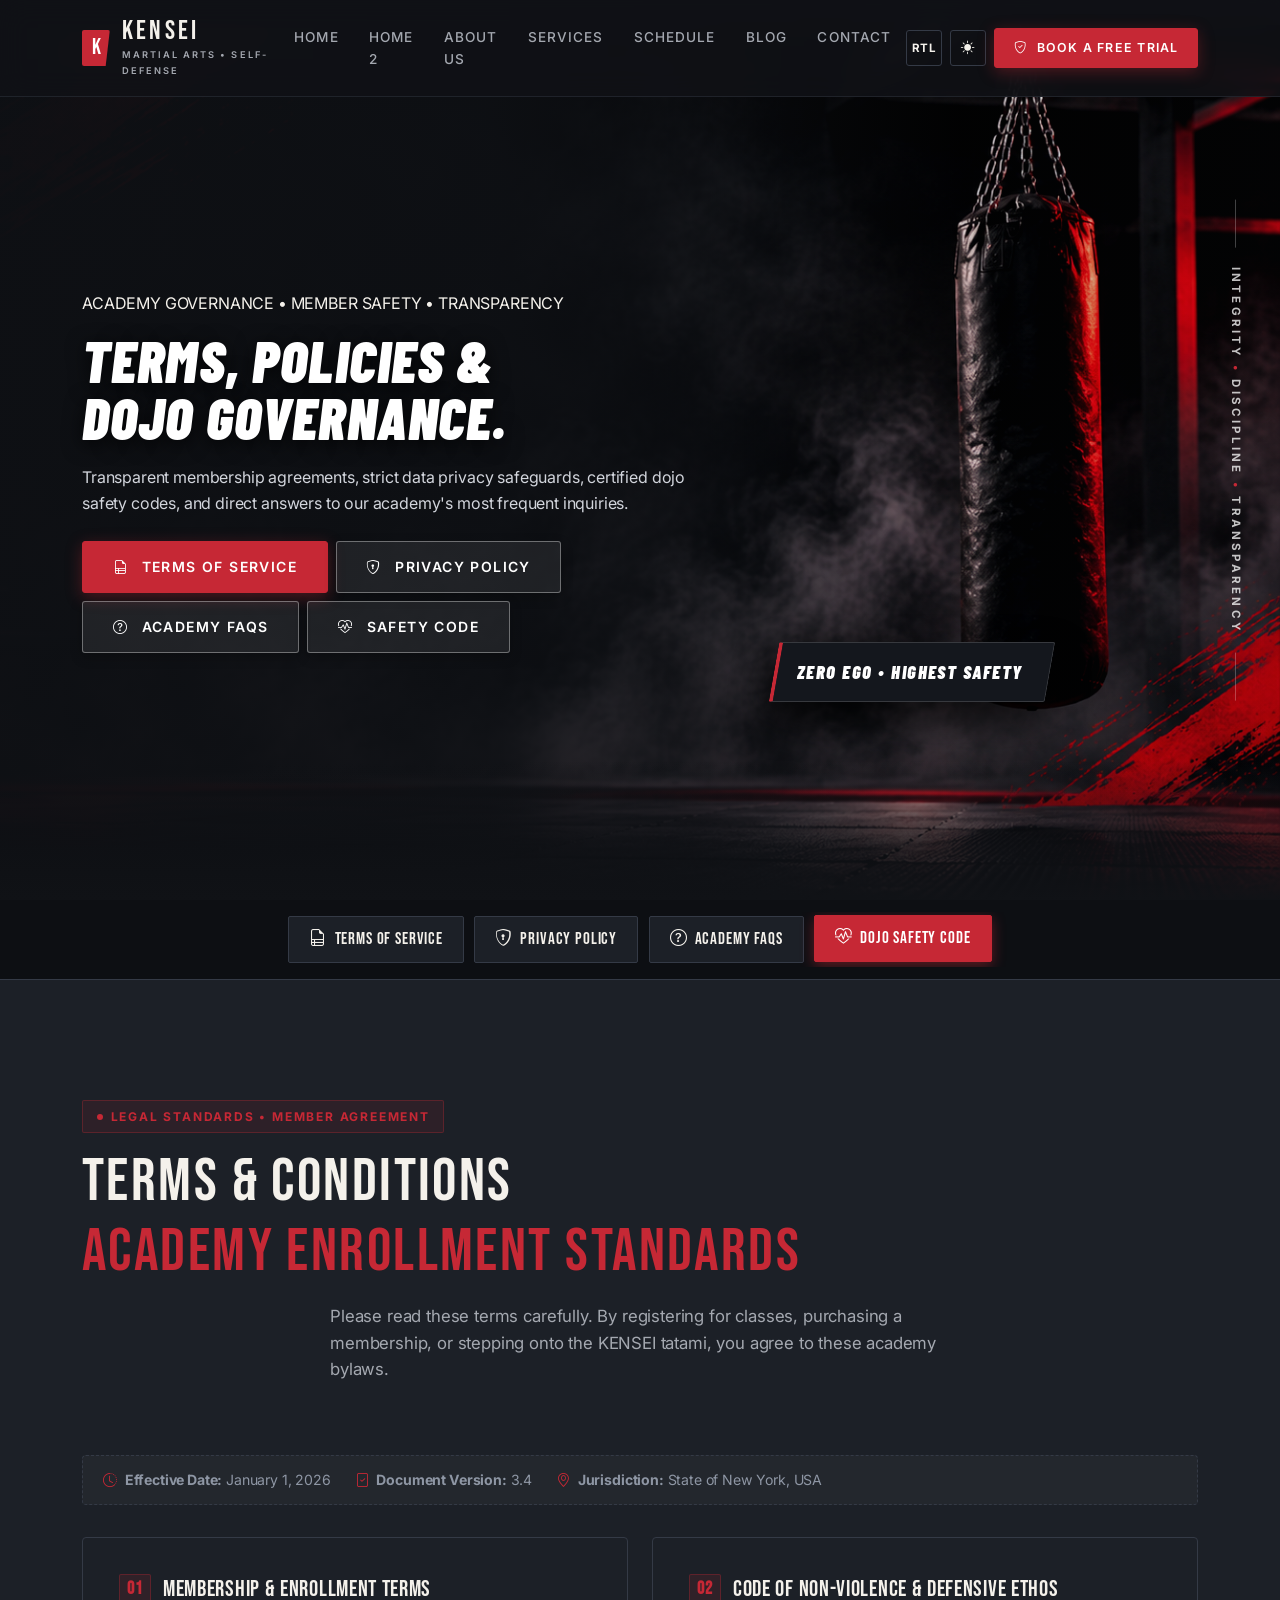
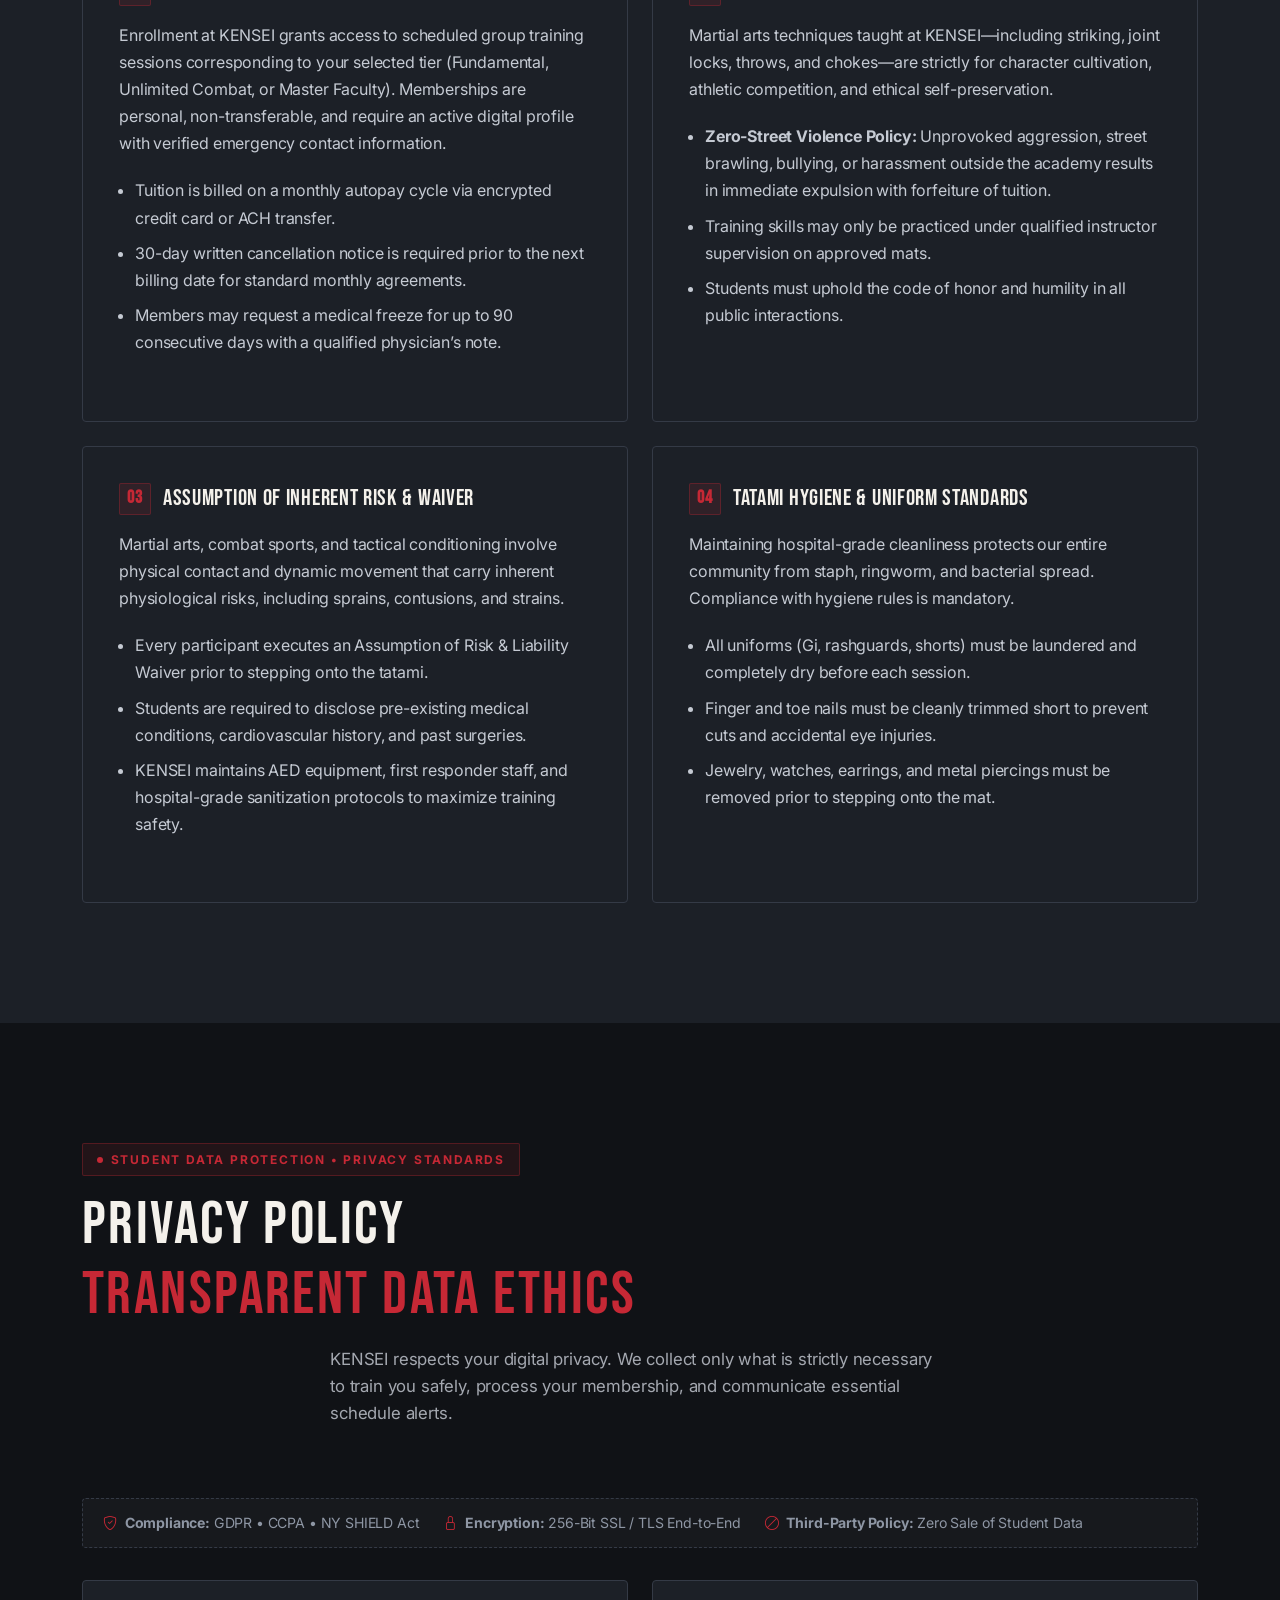
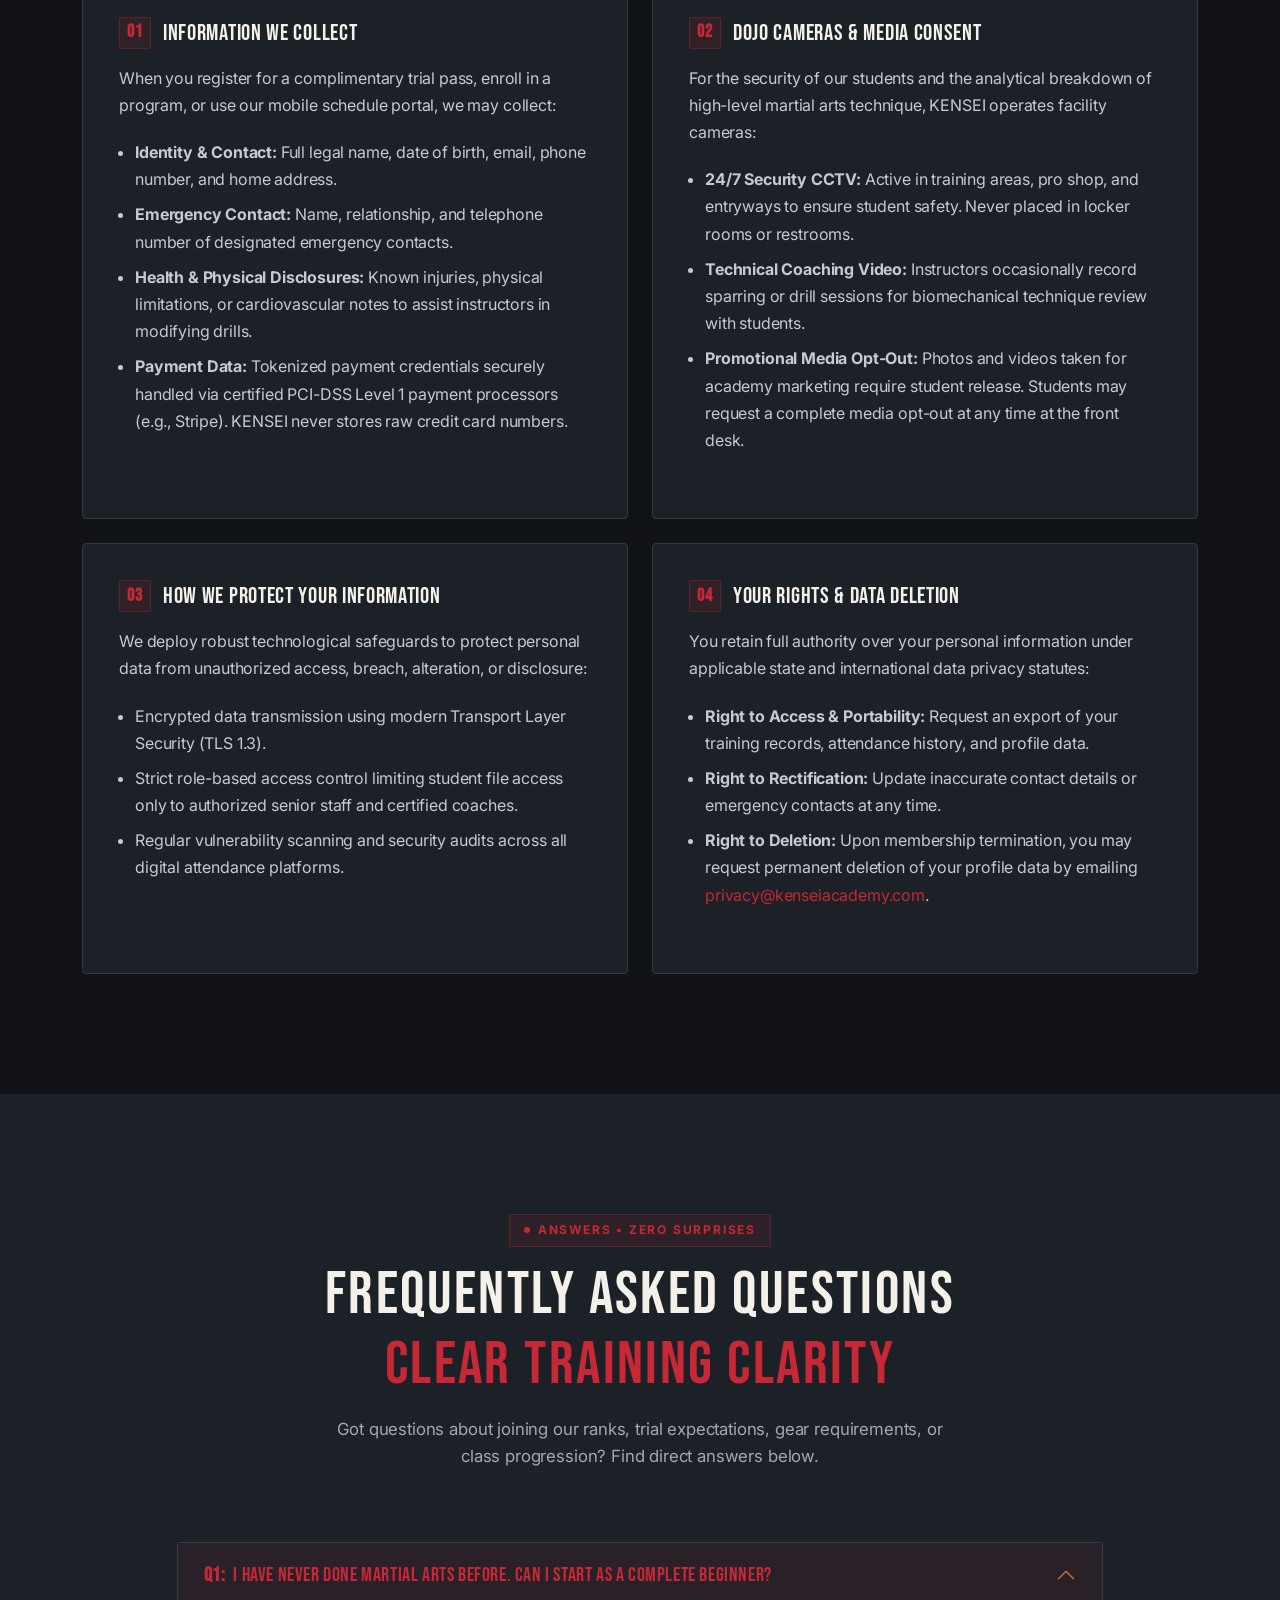
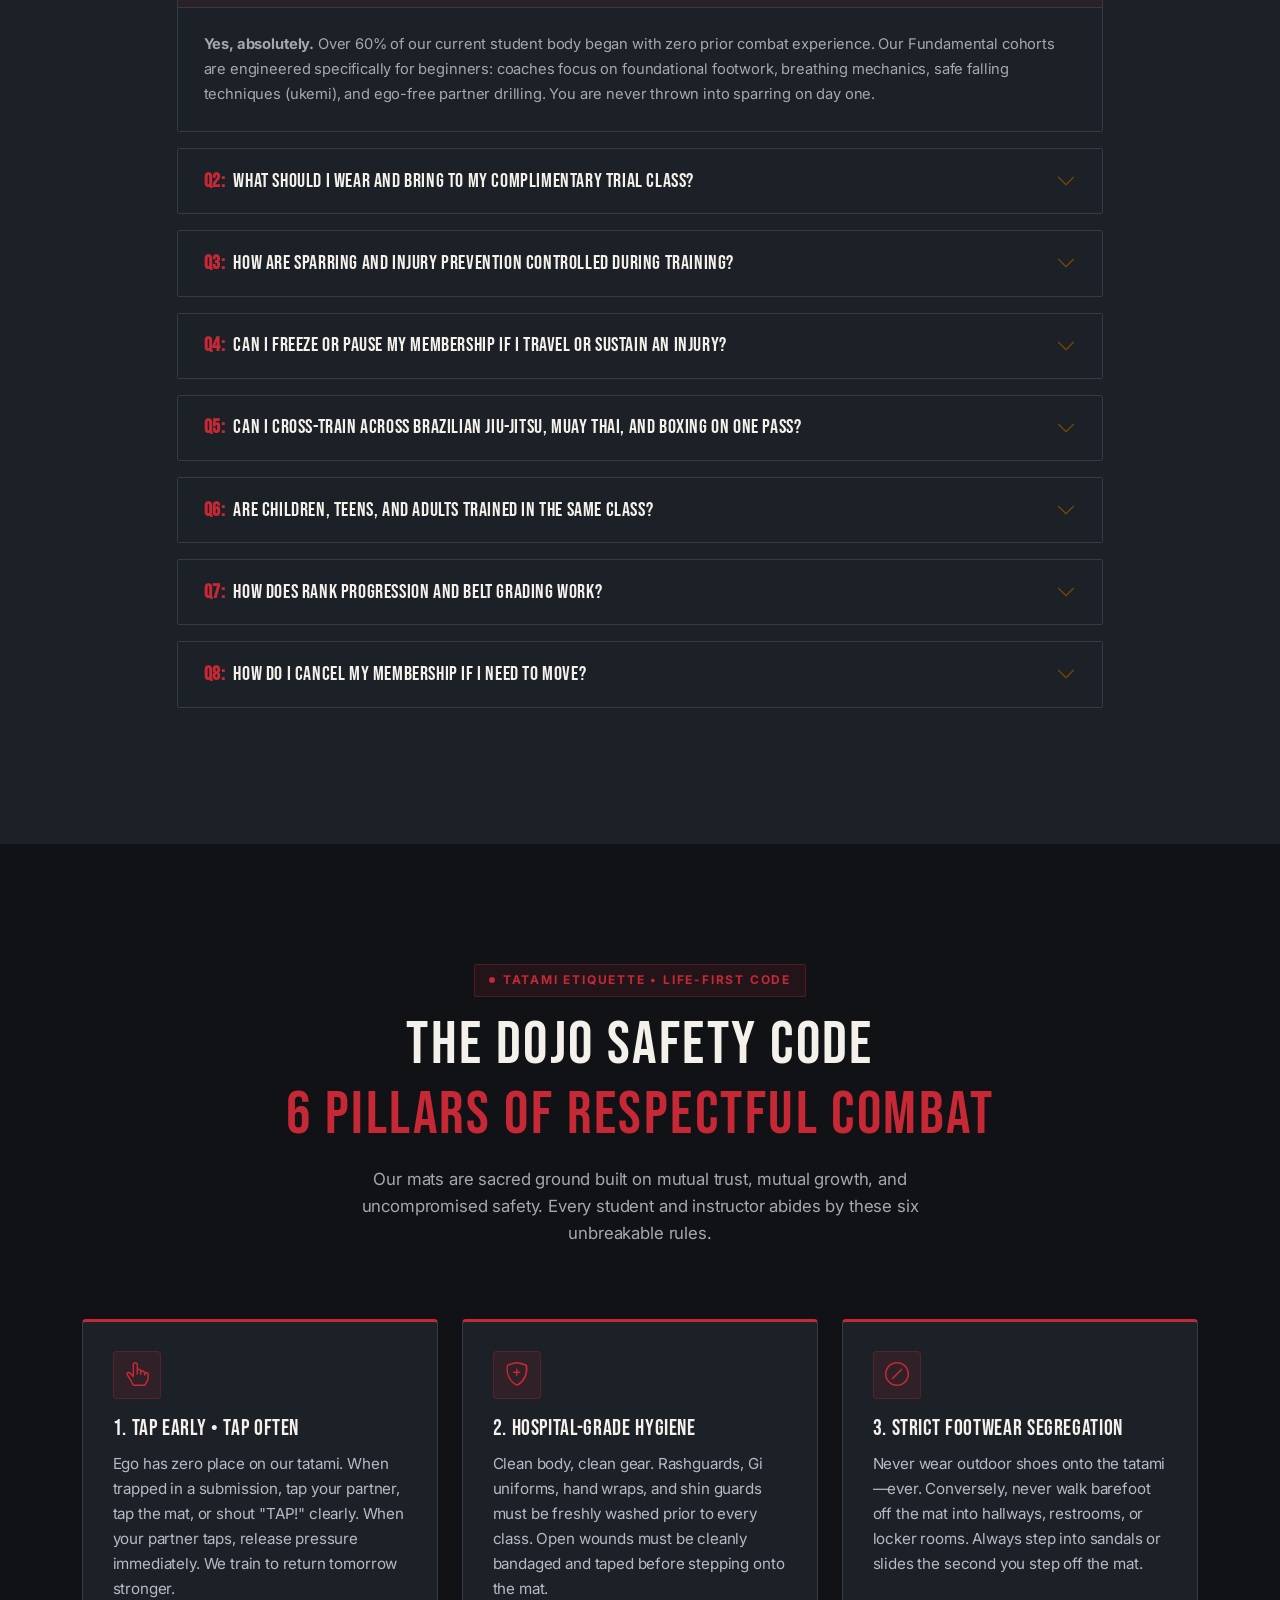
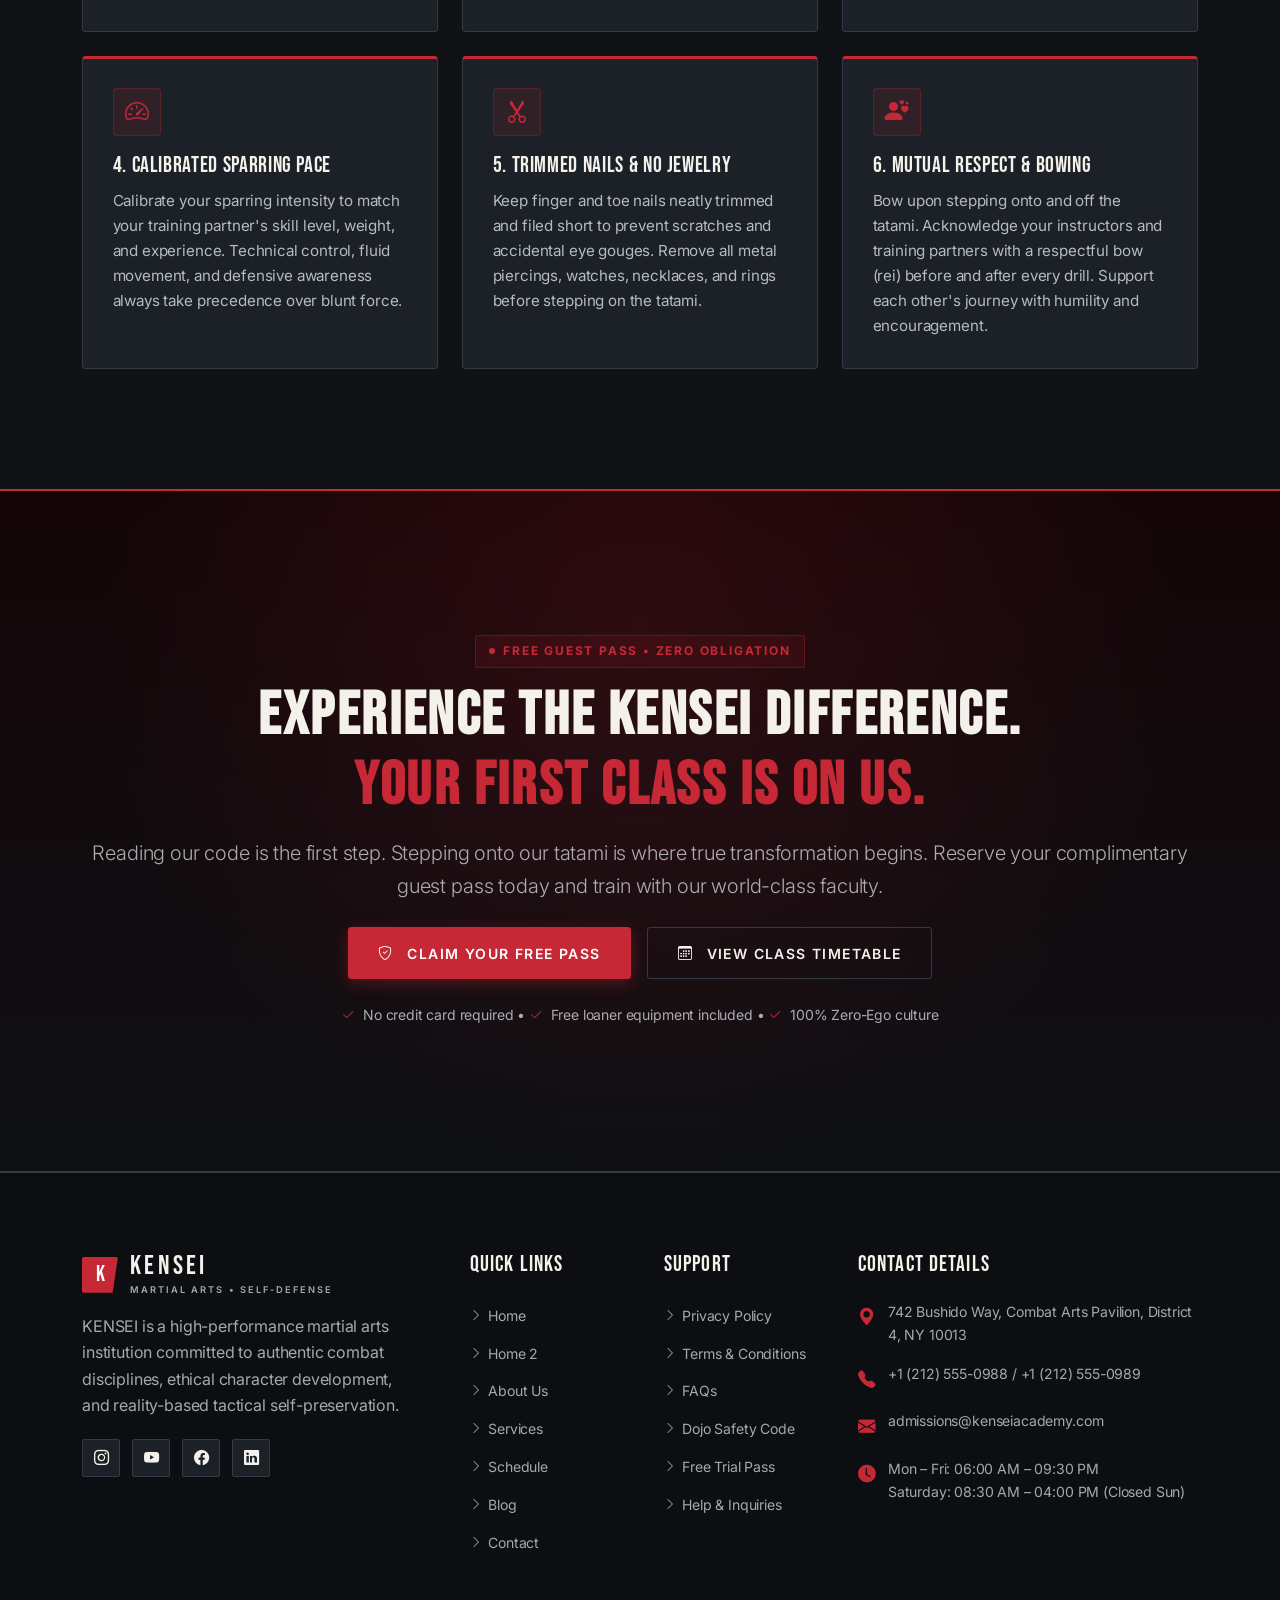
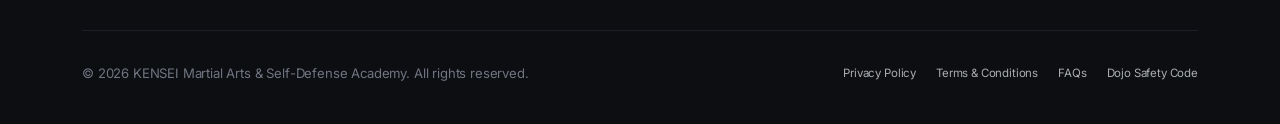
<file: terms.html>
<!DOCTYPE html>
<html lang="en" data-bs-theme="dark" dir="ltr">
<head>
  <meta charset="UTF-8">
  <meta name="viewport" content="width=device-width, initial-scale=1.0">
  <title>Terms of Service &amp; Academy Policies | KENSEI Martial Arts Academy</title>
  <meta name="description" content="Review KENSEI Academy's transparent membership terms, privacy policy, dojo safety code, and frequently asked questions. High-performance martial arts with zero ego.">

  <!-- Google Fonts: Barlow Condensed, Bebas Neue & Inter -->
  <link rel="preconnect" href="https://fonts.googleapis.com">
  <link rel="preconnect" href="https://fonts.gstatic.com" crossorigin>
  <link href="https://fonts.googleapis.com/css2?family=Barlow+Condensed:ital,wght@1,700;1,800;1,900&family=Bebas+Neue&family=Inter:wght@300;400;500;600;700;800&display=swap" rel="stylesheet">

  <!-- Bootstrap 5.3.3 CSS -->
  <link href="https://cdn.jsdelivr.net/npm/bootstrap@5.3.3/dist/css/bootstrap.min.css" rel="stylesheet">
  
  <!-- Bootstrap Icons -->
  <link rel="stylesheet" href="https://cdn.jsdelivr.net/npm/bootstrap-icons@1.11.3/font/bootstrap-icons.min.css">

  <!-- Custom Stylesheet -->
  <link rel="stylesheet" href="css/style.css">
  <!-- Favicon & Brand Icons -->
  <link rel="icon" type="image/svg+xml" href="assets/images/favicon.svg">
  <link rel="icon" type="image/png" sizes="32x32" href="assets/images/favicon-32x32.png">
  <link rel="apple-touch-icon" sizes="180x180" href="assets/images/apple-touch-icon.png">
  <link rel="shortcut icon" href="favicon.ico">
</head>
<body>

  <!-- ========================================================================
       NAVBAR (Unified Component)
       ======================================================================== -->
  <header>
    <nav class="navbar navbar-expand-lg kensei-navbar" aria-label="Main navigation">
      <div class="container-xl d-flex align-items-center justify-content-between">
        <!-- Brand Wordmark -->
        <a class="brand-link" href="index.html">
          <div class="brand-symbol" aria-hidden="true">K</div>
          <div class="brand-text">
            <span class="brand-title">KENSEI</span>
            <span class="brand-subtitle">Martial Arts &bull; Self-Defense</span>
          </div>
        </a>

        <!-- Right Side Controls (RTL + Theme + Desktop CTA + Mobile Hamburger) -->
        <div class="d-flex align-items-center gap-2 order-lg-3 nav-header-actions">
          <!-- RTL / LTR Toggle -->
          <button id="rtlToggleBtn" class="nav-util-btn" title="Toggle RTL / LTR" aria-label="Toggle Text Direction">
            <span id="rtlToggleLabel" class="rtl-toggle-text">RTL</span>
          </button>

          <!-- Light / Dark Theme Toggle -->
          <button id="themeToggleBtn" class="nav-util-btn" title="Switch Theme" aria-label="Toggle Theme">
            <i id="themeToggleIcon" class="bi bi-sun-fill"></i>
          </button>

          <!-- Desktop Book a Free Trial CTA -->
          <a href="schedule.html" class="btn-kensei btn-kensei-primary btn-kensei-sm d-none d-lg-inline-flex" data-trial-program="General Inquiry">
            <i class="bi bi-shield-check"></i>
            <span>Book a Free Trial</span>
          </a>

          <!-- Mobile Hamburger Toggler -->
          <button class="navbar-toggler" type="button" data-bs-toggle="collapse" data-bs-target="#kenseiNavContent" aria-controls="kenseiNavContent" aria-expanded="false" aria-label="Toggle navigation">
            <i class="bi bi-list fs-4"></i>
          </button>
        </div>

        <!-- Collapsible Navigation Menu -->
        <div class="collapse navbar-collapse order-lg-2" id="kenseiNavContent">
          <ul class="navbar-nav mx-auto mb-2 mb-lg-0">
            <li class="nav-item">
              <a class="nav-link" href="index.html">Home</a>
            </li>
            <li class="nav-item">
              <a class="nav-link" href="home-2.html">Home 2</a>
            </li>
            <li class="nav-item">
              <a class="nav-link" href="about.html">About Us</a>
            </li>
            <li class="nav-item">
              <a class="nav-link" href="services.html">Services</a>
            </li>
            <li class="nav-item">
              <a class="nav-link" href="schedule.html">Schedule</a>
            </li>
            <li class="nav-item">
              <a class="nav-link" href="blog.html">Blog</a>
            </li>
            <li class="nav-item">
              <a class="nav-link" href="contact.html">Contact</a>
            </li>
          </ul>

          <!-- Mobile-only CTA inside opened menu -->
          <div class="d-lg-none mt-3 pt-3 border-top border-secondary-subtle">
            <a href="schedule.html" class="btn-kensei btn-kensei-primary w-100 justify-content-center" data-trial-program="General Inquiry">
              <i class="bi bi-shield-check"></i>
              <span>Book a Free Trial</span>
            </a>
          </div>
        </div>
      </div>
    </nav>
  </header>

  <main id="main-content">
    <!-- ========================================================================
         HERO SECTION (Permanent Dark Aesthetic with Scrims & Typography)
         ======================================================================== -->
    <section class="home2-hero-section terms-hero-dark-version" id="hero-terms">
      <!-- Cinematic Dark Background Container -->
      <div class="home2-hero-bg">
        <img src="assets/images/Moody Red-Black Karate Dojo.png" alt="KENSEI Martial Arts Dojo &mdash; Legal and Academy Standards" class="home2-hero-img">
        <div class="home2-hero-scrim-left" aria-hidden="true"></div>
        <div class="home2-hero-scrim-bottom" aria-hidden="true"></div>
      </div>

      <!-- Right Edge Vertical Watermark -->
      <div class="home2-vertical-watermark" aria-hidden="true">
        <span class="home2-watermark-line"></span>
        <span class="home2-watermark-text">INTEGRITY <span class="red-bullet">&bull;</span> DISCIPLINE <span class="red-bullet">&bull;</span> TRANSPARENCY</span>
        <span class="home2-watermark-line"></span>
      </div>

      <!-- Floating Angular Badge -->
      <div class="home2-floating-badge" aria-hidden="true">
        <span class="home2-floating-text">ZERO EGO &bull; HIGHEST SAFETY</span>
      </div>

      <!-- Hero Content Container -->
      <div class="container-xl position-relative z-2">
        <div class="row align-items-center">
          <div class="col-lg-8 col-xl-7">
            <!-- Red Combat Pill Badge -->
            <div class="home2-pill-badge mb-3">
              <span class="home2-pill-dot" aria-hidden="true"></span>
              <span>ACADEMY GOVERNANCE &bull; MEMBER SAFETY &bull; TRANSPARENCY</span>
            </div>

            <!-- Main Hero Headline -->
            <h1 class="home2-hero-headline text-uppercase text-white mb-3">
              TERMS, POLICIES &amp; <br>
              <span class="home2-text-red">DOJO GOVERNANCE.</span>
            </h1>

            <!-- Subtitle -->
            <p class="home2-hero-subheadline mb-4">
              Transparent membership agreements, strict data privacy safeguards, certified dojo safety codes, and direct answers to our academy's most frequent inquiries.
            </p>

            <!-- Quick Jump Anchor Buttons -->
            <div class="d-flex flex-wrap gap-2">
              <a href="#terms" class="btn-kensei btn-kensei-primary">
                <i class="bi bi-file-earmark-ruled me-1"></i>
                <span>Terms of Service</span>
              </a>
              <a href="#privacy" class="btn-kensei btn-kensei-outline">
                <i class="bi bi-shield-lock me-1"></i>
                <span>Privacy Policy</span>
              </a>
              <a href="#faqs" class="btn-kensei btn-kensei-outline">
                <i class="bi bi-question-circle me-1"></i>
                <span>Academy FAQs</span>
              </a>
              <a href="#safety" class="btn-kensei btn-kensei-outline">
                <i class="bi bi-heart-pulse me-1"></i>
                <span>Safety Code</span>
              </a>
            </div>
          </div>
        </div>
      </div>
    </section>

    <!-- ========================================================================
         STICKY QUICK NAVIGATION BAR
         ======================================================================== -->
    <div class="legal-sticky-nav-wrap">
      <div class="container-xl">
        <div class="legal-nav-pills justify-content-lg-center">
          <a href="#terms" class="legal-nav-link active">
            <i class="bi bi-file-earmark-ruled"></i>
            <span>Terms of Service</span>
          </a>
          <a href="#privacy" class="legal-nav-link">
            <i class="bi bi-shield-lock"></i>
            <span>Privacy Policy</span>
          </a>
          <a href="#faqs" class="legal-nav-link">
            <i class="bi bi-question-circle"></i>
            <span>Academy FAQs</span>
          </a>
          <a href="#safety" class="legal-nav-link">
            <i class="bi bi-heart-pulse"></i>
            <span>Dojo Safety Code</span>
          </a>
        </div>
      </div>
    </div>

    <!-- ========================================================================
         SECTION 1: TERMS & CONDITIONS
         ======================================================================== -->
    <section class="section-padding" id="terms" style="background: var(--bg-charcoal);">
      <div class="container-xl">
        <div class="section-header-wrap mb-4">
          <span class="section-badge">Legal Standards &bull; Member Agreement</span>
          <h2 class="section-title">TERMS &amp; CONDITIONS <br><span class="text-combat-red">ACADEMY ENROLLMENT STANDARDS</span></h2>
          <p class="section-subtitle">
            Please read these terms carefully. By registering for classes, purchasing a membership, or stepping onto the KENSEI tatami, you agree to these academy bylaws.
          </p>
        </div>

        <div class="legal-doc-meta">
          <span><i class="bi bi-clock-history me-1 text-combat-red"></i> <strong>Effective Date:</strong> January 1, 2026</span>
          <span><i class="bi bi-file-check me-1 text-combat-red"></i> <strong>Document Version:</strong> 3.4</span>
          <span><i class="bi bi-geo-alt me-1 text-combat-red"></i> <strong>Jurisdiction:</strong> State of New York, USA</span>
        </div>

        <div class="row g-4">
          <!-- Article 1 -->
          <div class="col-lg-6">
            <div class="legal-card h-100">
              <h3 class="legal-card-title">
                <span class="legal-card-num">01</span>
                <span>Membership &amp; Enrollment Terms</span>
              </h3>
              <p>
                Enrollment at KENSEI grants access to scheduled group training sessions corresponding to your selected tier (Fundamental, Unlimited Combat, or Master Faculty). Memberships are personal, non-transferable, and require an active digital profile with verified emergency contact information.
              </p>
              <ul class="ps-3 mb-0">
                <li class="mb-2">Tuition is billed on a monthly autopay cycle via encrypted credit card or ACH transfer.</li>
                <li class="mb-2">30-day written cancellation notice is required prior to the next billing date for standard monthly agreements.</li>
                <li>Members may request a medical freeze for up to 90 consecutive days with a qualified physician’s note.</li>
              </ul>
            </div>
          </div>

          <!-- Article 2 -->
          <div class="col-lg-6">
            <div class="legal-card h-100">
              <h3 class="legal-card-title">
                <span class="legal-card-num">02</span>
                <span>Code of Non-Violence &amp; Defensive Ethos</span>
              </h3>
              <p>
                Martial arts techniques taught at KENSEI—including striking, joint locks, throws, and chokes—are strictly for character cultivation, athletic competition, and ethical self-preservation.
              </p>
              <ul class="ps-3 mb-0">
                <li class="mb-2"><strong>Zero-Street Violence Policy:</strong> Unprovoked aggression, street brawling, bullying, or harassment outside the academy results in immediate expulsion with forfeiture of tuition.</li>
                <li class="mb-2">Training skills may only be practiced under qualified instructor supervision on approved mats.</li>
                <li>Students must uphold the code of honor and humility in all public interactions.</li>
              </ul>
            </div>
          </div>

          <!-- Article 3 -->
          <div class="col-lg-6">
            <div class="legal-card h-100">
              <h3 class="legal-card-title">
                <span class="legal-card-num">03</span>
                <span>Assumption of Inherent Risk &amp; Waiver</span>
              </h3>
              <p>
                Martial arts, combat sports, and tactical conditioning involve physical contact and dynamic movement that carry inherent physiological risks, including sprains, contusions, and strains.
              </p>
              <ul class="ps-3 mb-0">
                <li class="mb-2">Every participant executes an Assumption of Risk &amp; Liability Waiver prior to stepping onto the tatami.</li>
                <li class="mb-2">Students are required to disclose pre-existing medical conditions, cardiovascular history, and past surgeries.</li>
                <li>KENSEI maintains AED equipment, first responder staff, and hospital-grade sanitization protocols to maximize training safety.</li>
              </ul>
            </div>
          </div>

          <!-- Article 4 -->
          <div class="col-lg-6">
            <div class="legal-card h-100">
              <h3 class="legal-card-title">
                <span class="legal-card-num">04</span>
                <span>Tatami Hygiene &amp; Uniform Standards</span>
              </h3>
              <p>
                Maintaining hospital-grade cleanliness protects our entire community from staph, ringworm, and bacterial spread. Compliance with hygiene rules is mandatory.
              </p>
              <ul class="ps-3 mb-0">
                <li class="mb-2">All uniforms (Gi, rashguards, shorts) must be laundered and completely dry before each session.</li>
                <li class="mb-2">Finger and toe nails must be cleanly trimmed short to prevent cuts and accidental eye injuries.</li>
                <li>Jewelry, watches, earrings, and metal piercings must be removed prior to stepping onto the mat.</li>
              </ul>
            </div>
          </div>
        </div>
      </div>
    </section>

    <!-- ========================================================================
         SECTION 2: PRIVACY POLICY
         ======================================================================== -->
    <section class="section-padding" id="privacy" style="background: var(--bg-midnight);">
      <div class="container-xl">
        <div class="section-header-wrap mb-4">
          <span class="section-badge">Student Data Protection &bull; Privacy Standards</span>
          <h2 class="section-title">PRIVACY POLICY <br><span class="text-combat-red">TRANSPARENT DATA ETHICS</span></h2>
          <p class="section-subtitle">
            KENSEI respects your digital privacy. We collect only what is strictly necessary to train you safely, process your membership, and communicate essential schedule alerts.
          </p>
        </div>

        <div class="legal-doc-meta">
          <span><i class="bi bi-shield-check me-1 text-combat-red"></i> <strong>Compliance:</strong> GDPR &bull; CCPA &bull; NY SHIELD Act</span>
          <span><i class="bi bi-lock me-1 text-combat-red"></i> <strong>Encryption:</strong> 256-Bit SSL / TLS End-to-End</span>
          <span><i class="bi bi-ban me-1 text-combat-red"></i> <strong>Third-Party Policy:</strong> Zero Sale of Student Data</span>
        </div>

        <div class="row g-4">
          <div class="col-lg-6">
            <div class="legal-card h-100">
              <h3 class="legal-card-title">
                <span class="legal-card-num">01</span>
                <span>Information We Collect</span>
              </h3>
              <p>
                When you register for a complimentary trial pass, enroll in a program, or use our mobile schedule portal, we may collect:
              </p>
              <ul class="ps-3 mb-0">
                <li class="mb-2"><strong>Identity &amp; Contact:</strong> Full legal name, date of birth, email, phone number, and home address.</li>
                <li class="mb-2"><strong>Emergency Contact:</strong> Name, relationship, and telephone number of designated emergency contacts.</li>
                <li class="mb-2"><strong>Health &amp; Physical Disclosures:</strong> Known injuries, physical limitations, or cardiovascular notes to assist instructors in modifying drills.</li>
                <li><strong>Payment Data:</strong> Tokenized payment credentials securely handled via certified PCI-DSS Level 1 payment processors (e.g., Stripe). KENSEI never stores raw credit card numbers.</li>
              </ul>
            </div>
          </div>

          <div class="col-lg-6">
            <div class="legal-card h-100">
              <h3 class="legal-card-title">
                <span class="legal-card-num">02</span>
                <span>Dojo Cameras &amp; Media Consent</span>
              </h3>
              <p>
                For the security of our students and the analytical breakdown of high-level martial arts technique, KENSEI operates facility cameras:
              </p>
              <ul class="ps-3 mb-0">
                <li class="mb-2"><strong>24/7 Security CCTV:</strong> Active in training areas, pro shop, and entryways to ensure student safety. Never placed in locker rooms or restrooms.</li>
                <li class="mb-2"><strong>Technical Coaching Video:</strong> Instructors occasionally record sparring or drill sessions for biomechanical technique review with students.</li>
                <li><strong>Promotional Media Opt-Out:</strong> Photos and videos taken for academy marketing require student release. Students may request a complete media opt-out at any time at the front desk.</li>
              </ul>
            </div>
          </div>

          <div class="col-lg-6">
            <div class="legal-card h-100">
              <h3 class="legal-card-title">
                <span class="legal-card-num">03</span>
                <span>How We Protect Your Information</span>
              </h3>
              <p>
                We deploy robust technological safeguards to protect personal data from unauthorized access, breach, alteration, or disclosure:
              </p>
              <ul class="ps-3 mb-0">
                <li class="mb-2">Encrypted data transmission using modern Transport Layer Security (TLS 1.3).</li>
                <li class="mb-2">Strict role-based access control limiting student file access only to authorized senior staff and certified coaches.</li>
                <li>Regular vulnerability scanning and security audits across all digital attendance platforms.</li>
              </ul>
            </div>
          </div>

          <div class="col-lg-6">
            <div class="legal-card h-100">
              <h3 class="legal-card-title">
                <span class="legal-card-num">04</span>
                <span>Your Rights &amp; Data Deletion</span>
              </h3>
              <p>
                You retain full authority over your personal information under applicable state and international data privacy statutes:
              </p>
              <ul class="ps-3 mb-0">
                <li class="mb-2"><strong>Right to Access &amp; Portability:</strong> Request an export of your training records, attendance history, and profile data.</li>
                <li class="mb-2"><strong>Right to Rectification:</strong> Update inaccurate contact details or emergency contacts at any time.</li>
                <li><strong>Right to Deletion:</strong> Upon membership termination, you may request permanent deletion of your profile data by emailing <a href="mailto:privacy@kenseiacademy.com" class="text-combat-red">privacy@kenseiacademy.com</a>.</li>
              </ul>
            </div>
          </div>
        </div>
      </div>
    </section>

    <!-- ========================================================================
         SECTION 3: ACADEMY FAQS
         ======================================================================== -->
    <section class="section-padding" id="faqs" style="background: var(--bg-charcoal);">
      <div class="container-xl">
        <div class="section-header-wrap text-center mb-5">
          <span class="section-badge">Answers &bull; Zero Surprises</span>
          <h2 class="section-title">FREQUENTLY ASKED QUESTIONS <br><span class="text-combat-red">CLEAR TRAINING CLARITY</span></h2>
          <p class="section-subtitle max-w-700 mx-auto">
            Got questions about joining our ranks, trial expectations, gear requirements, or class progression? Find direct answers below.
          </p>
        </div>

        <div class="row justify-content-center">
          <div class="col-lg-10">
            <div class="accordion kensei-accordion" id="termsFaqAccordion">
              <!-- FAQ 1 -->
              <div class="accordion-item mb-3">
                <h3 class="accordion-header" id="faqHeading1">
                  <button class="accordion-button" type="button" data-bs-toggle="collapse" data-bs-target="#faqCollapse1" aria-expanded="true" aria-controls="faqCollapse1">
                    <span class="me-2 text-combat-red fw-bold">Q1:</span> I have never done martial arts before. Can I start as a complete beginner?
                  </button>
                </h3>
                <div id="faqCollapse1" class="accordion-collapse collapse show" aria-labelledby="faqHeading1" data-bs-parent="#termsFaqAccordion">
                  <div class="accordion-body">
                    <strong>Yes, absolutely.</strong> Over 60% of our current student body began with zero prior combat experience. Our Fundamental cohorts are engineered specifically for beginners: coaches focus on foundational footwork, breathing mechanics, safe falling techniques (ukemi), and ego-free partner drilling. You are never thrown into sparring on day one.
                  </div>
                </div>
              </div>

              <!-- FAQ 2 -->
              <div class="accordion-item mb-3">
                <h3 class="accordion-header" id="faqHeading2">
                  <button class="accordion-button collapsed" type="button" data-bs-toggle="collapse" data-bs-target="#faqCollapse2" aria-expanded="false" aria-controls="faqCollapse2">
                    <span class="me-2 text-combat-red fw-bold">Q2:</span> What should I wear and bring to my complimentary trial class?
                  </button>
                </h3>
                <div id="faqCollapse2" class="accordion-collapse collapse" aria-labelledby="faqHeading2" data-bs-parent="#termsFaqAccordion">
                  <div class="accordion-body">
                    Wear comfortable athletic workout apparel without zippers or metal buttons (such as athletic shorts or leggings and a fitted T-shirt or rashguard). We train barefoot on our hospital-grade tatami. Bring a water bottle, a small sweat towel, and sandals/flip-flops for walking off the mats. We provide all necessary trial protective equipment (gloves, shin guards) at zero cost.
                  </div>
                </div>
              </div>

              <!-- FAQ 3 -->
              <div class="accordion-item mb-3">
                <h3 class="accordion-header" id="faqHeading3">
                  <button class="accordion-button collapsed" type="button" data-bs-toggle="collapse" data-bs-target="#faqCollapse3" aria-expanded="false" aria-controls="faqCollapse3">
                    <span class="me-2 text-combat-red fw-bold">Q3:</span> How are sparring and injury prevention controlled during training?
                  </button>
                </h3>
                <div id="faqCollapse3" class="accordion-collapse collapse" aria-labelledby="faqHeading3" data-bs-parent="#termsFaqAccordion">
                  <div class="accordion-body">
                    Safety is non-negotiable at KENSEI. Sparring is strictly optional and only permitted after earning instructor clearance. All sparring rounds are governed by our <strong>Calibrated Intensity Protocol</strong>: focus is placed on precision, defense, and timing rather than brute impact. High-impact collisions are prohibited, and our tatami is backed by 50mm high-density subfloor shock padding.
                  </div>
                </div>
              </div>

              <!-- FAQ 4 -->
              <div class="accordion-item mb-3">
                <h3 class="accordion-header" id="faqHeading4">
                  <button class="accordion-button collapsed" type="button" data-bs-toggle="collapse" data-bs-target="#faqCollapse4" aria-expanded="false" aria-controls="faqCollapse4">
                    <span class="me-2 text-combat-red fw-bold">Q4:</span> Can I freeze or pause my membership if I travel or sustain an injury?
                  </button>
                </h3>
                <div id="faqCollapse4" class="accordion-collapse collapse" aria-labelledby="faqHeading4" data-bs-parent="#termsFaqAccordion">
                  <div class="accordion-body">
                    Yes. We recognize that life happens. Members can place their membership on temporary freeze for up to 90 days per calendar year for medical rehabilitation, military duty, or prolonged occupational travel. Simply submit a freeze notice through our front desk or via our mobile portal at least 7 days before your next billing date.
                  </div>
                </div>
              </div>

              <!-- FAQ 5 -->
              <div class="accordion-item mb-3">
                <h3 class="accordion-header" id="faqHeading5">
                  <button class="accordion-button collapsed" type="button" data-bs-toggle="collapse" data-bs-target="#faqCollapse5" aria-expanded="false" aria-controls="faqCollapse5">
                    <span class="me-2 text-combat-red fw-bold">Q5:</span> Can I cross-train across Brazilian Jiu-Jitsu, Muay Thai, and Boxing on one pass?
                  </button>
                </h3>
                <div id="faqCollapse5" class="accordion-collapse collapse" aria-labelledby="faqHeading5" data-bs-parent="#termsFaqAccordion">
                  <div class="accordion-body">
                    Yes! Our <strong>Unlimited Combat Pass</strong> gives you seamless, all-access entry across our entire curriculum: Traditional Karate, Brazilian Jiu-Jitsu (Gi &amp; No-Gi), Muay Thai Kickboxing, Technical Boxing, Taekwondo, and Tactical Self-Defense. You can attend morning BJJ and evening striking on the same day without extra fees.
                  </div>
                </div>
              </div>

              <!-- FAQ 6 -->
              <div class="accordion-item mb-3">
                <h3 class="accordion-header" id="faqHeading6">
                  <button class="accordion-button collapsed" type="button" data-bs-toggle="collapse" data-bs-target="#faqCollapse6" aria-expanded="false" aria-controls="faqCollapse6">
                    <span class="me-2 text-combat-red fw-bold">Q6:</span> Are children, teens, and adults trained in the same class?
                  </button>
                </h3>
                <div id="faqCollapse6" class="accordion-collapse collapse" aria-labelledby="faqHeading6" data-bs-parent="#termsFaqAccordion">
                  <div class="accordion-body">
                    No. To provide age-appropriate pedagogy, physical development, and safety, we separate our students into 4 distinct age cohorts: Little Samurai (Ages 4–7), Youth Warriors (Ages 8–12), Cadet Teens (Ages 13–17), and Adult Combatants (18+). Each cohort has customized curriculums and dedicated instructor ratios.
                  </div>
                </div>
              </div>

              <!-- FAQ 7 -->
              <div class="accordion-item mb-3">
                <h3 class="accordion-header" id="faqHeading7">
                  <button class="accordion-button collapsed" type="button" data-bs-toggle="collapse" data-bs-target="#faqCollapse7" aria-expanded="false" aria-controls="faqCollapse7">
                    <span class="me-2 text-combat-red fw-bold">Q7:</span> How does rank progression and belt grading work?
                  </button>
                </h3>
                <div id="faqCollapse7" class="accordion-collapse collapse" aria-labelledby="faqHeading7" data-bs-parent="#termsFaqAccordion">
                  <div class="accordion-body">
                    Grading is strictly merit-based. We do not participate in commercial belt-buying or arbitrary attendance promotions. Rank assessments examine technical precision, defensive composure under pressure, attendance consistency, and personal character. Formal grading ceremonies occur quarterly under master faculty oversight.
                  </div>
                </div>
              </div>

              <!-- FAQ 8 -->
              <div class="accordion-item mb-3">
                <h3 class="accordion-header" id="faqHeading8">
                  <button class="accordion-button collapsed" type="button" data-bs-toggle="collapse" data-bs-target="#faqCollapse8" aria-expanded="false" aria-controls="faqCollapse8">
                    <span class="me-2 text-combat-red fw-bold">Q8:</span> How do I cancel my membership if I need to move?
                  </button>
                </h3>
                <div id="faqCollapse8" class="accordion-collapse collapse" aria-labelledby="faqHeading8" data-bs-parent="#termsFaqAccordion">
                  <div class="accordion-body">
                    We maintain a straightforward cancellation policy with no hidden cancellation fees. We require a 30-day written cancellation notice via email to <a href="mailto:support@kenseiacademy.com" class="text-combat-red">support@kenseiacademy.com</a> or in-person at our front desk. If you relocate more than 25 miles from any KENSEI location, cancellation takes effect immediately with proof of residency change.
                  </div>
                </div>
              </div>
            </div>
          </div>
        </div>
      </div>
    </section>

    <!-- ========================================================================
         SECTION 4: DOJO SAFETY CODE & MAT ETIQUETTE
         ======================================================================== -->
    <section class="section-padding" id="safety" style="background: var(--bg-midnight);">
      <div class="container-xl">
        <div class="section-header-wrap text-center mb-5">
          <span class="section-badge">Tatami Etiquette &bull; Life-First Code</span>
          <h2 class="section-title">THE DOJO SAFETY CODE <br><span class="text-combat-red">6 PILLARS OF RESPECTFUL COMBAT</span></h2>
          <p class="section-subtitle max-w-700 mx-auto">
            Our mats are sacred ground built on mutual trust, mutual growth, and uncompromised safety. Every student and instructor abides by these six unbreakable rules.
          </p>
        </div>

        <div class="row g-4">
          <!-- Pillar 1 -->
          <div class="col-lg-4 col-md-6">
            <div class="safety-rule-card">
              <div class="safety-rule-icon">
                <i class="bi bi-hand-index-thumb"></i>
              </div>
              <h3 class="safety-rule-title">1. Tap Early &bull; Tap Often</h3>
              <p class="safety-rule-desc">
                Ego has zero place on our tatami. When trapped in a submission, tap your partner, tap the mat, or shout "TAP!" clearly. When your partner taps, release pressure immediately. We train to return tomorrow stronger.
              </p>
            </div>
          </div>

          <!-- Pillar 2 -->
          <div class="col-lg-4 col-md-6">
            <div class="safety-rule-card">
              <div class="safety-rule-icon">
                <i class="bi bi-shield-plus"></i>
              </div>
              <h3 class="safety-rule-title">2. Hospital-Grade Hygiene</h3>
              <p class="safety-rule-desc">
                Clean body, clean gear. Rashguards, Gi uniforms, hand wraps, and shin guards must be freshly washed prior to every class. Open wounds must be cleanly bandaged and taped before stepping onto the mat.
              </p>
            </div>
          </div>

          <!-- Pillar 3 -->
          <div class="col-lg-4 col-md-6">
            <div class="safety-rule-card">
              <div class="safety-rule-icon">
                <i class="bi bi-slash-circle"></i>
              </div>
              <h3 class="safety-rule-title">3. Strict Footwear Segregation</h3>
              <p class="safety-rule-desc">
                Never wear outdoor shoes onto the tatami—ever. Conversely, never walk barefoot off the mat into hallways, restrooms, or locker rooms. Always step into sandals or slides the second you step off the mat.
              </p>
            </div>
          </div>

          <!-- Pillar 4 -->
          <div class="col-lg-4 col-md-6">
            <div class="safety-rule-card">
              <div class="safety-rule-icon">
                <i class="bi bi-speedometer2"></i>
              </div>
              <h3 class="safety-rule-title">4. Calibrated Sparring Pace</h3>
              <p class="safety-rule-desc">
                Calibrate your sparring intensity to match your training partner's skill level, weight, and experience. Technical control, fluid movement, and defensive awareness always take precedence over blunt force.
              </p>
            </div>
          </div>

          <!-- Pillar 5 -->
          <div class="col-lg-4 col-md-6">
            <div class="safety-rule-card">
              <div class="safety-rule-icon">
                <i class="bi bi-scissors"></i>
              </div>
              <h3 class="safety-rule-title">5. Trimmed Nails &amp; No Jewelry</h3>
              <p class="safety-rule-desc">
                Keep finger and toe nails neatly trimmed and filed short to prevent scratches and accidental eye gouges. Remove all metal piercings, watches, necklaces, and rings before stepping on the tatami.
              </p>
            </div>
          </div>

          <!-- Pillar 6 -->
          <div class="col-lg-4 col-md-6">
            <div class="safety-rule-card">
              <div class="safety-rule-icon">
                <i class="bi bi-person-hearts"></i>
              </div>
              <h3 class="safety-rule-title">6. Mutual Respect &amp; Bowing</h3>
              <p class="safety-rule-desc">
                Bow upon stepping onto and off the tatami. Acknowledge your instructors and training partners with a respectful bow (rei) before and after every drill. Support each other's journey with humility and encouragement.
              </p>
            </div>
          </div>
        </div>
      </div>
    </section>

    <!-- ========================================================================
         FREE TRIAL CALL TO ACTION (Standardized Component)
         ======================================================================== -->
    <section class="section-padding text-center contact-trial-section" id="free-trial">
      <div class="container-xl py-4">
        <span class="section-badge mx-auto mb-3">Free Guest Pass &bull; Zero Obligation</span>
        <h2 class="section-title display-4 fw-bold text-uppercase mb-3">
          EXPERIENCE THE KENSEI DIFFERENCE. <br><span class="text-combat-red">YOUR FIRST CLASS IS ON US.</span>
        </h2>
        <p class="lead text-muted max-w-700 mx-auto mb-4">
          Reading our code is the first step. Stepping onto our tatami is where true transformation begins. Reserve your complimentary guest pass today and train with our world-class faculty.
        </p>

        <div class="d-flex justify-content-center gap-3 flex-wrap">
          <a href="contact.html#free-trial" class="btn-kensei btn-kensei-primary btn-kensei-lg">
            <i class="bi bi-shield-check me-1"></i>
            <span>Claim Your Free Pass</span>
          </a>
          <a href="schedule.html" class="btn-kensei btn-kensei-outline btn-kensei-lg">
            <i class="bi bi-calendar3 me-1"></i>
            <span>View Class Timetable</span>
          </a>
        </div>

        <div class="text-muted small mt-4">
          <i class="bi bi-check2 text-combat-red me-1"></i> No credit card required &bull;
          <i class="bi bi-check2 text-combat-red me-1"></i> Free loaner equipment included &bull;
          <i class="bi bi-check2 text-combat-red me-1"></i> 100% Zero-Ego culture
        </div>
      </div>
    </section>
  </main>

  <!-- ========================================================================
       FOOTER (Standardized Component with Full Terms Links)
       ======================================================================== -->
  <footer class="kensei-footer" id="contact">
    <div class="container-xl">
      <div class="row g-5">
        <!-- Widget 1: Academy Overview -->
        <div class="col-lg-4 col-md-6">
          <a class="brand-link mb-3" href="index.html">
            <div class="brand-symbol" aria-hidden="true">K</div>
            <div class="brand-text">
              <span class="brand-title">KENSEI</span>
              <span class="brand-subtitle">Martial Arts &bull; Self-Defense</span>
            </div>
          </a>
          <p class="mt-3">
            KENSEI is a high-performance martial arts institution committed to authentic combat disciplines, ethical
            character development, and reality-based tactical self-preservation.
          </p>
          <div class="footer-social-links">
            <a href="#" class="social-icon-btn" aria-label="Follow Kensei on Instagram"><i class="bi bi-instagram"></i></a>
            <a href="#" class="social-icon-btn" aria-label="Follow Kensei on YouTube"><i class="bi bi-youtube"></i></a>
            <a href="#" class="social-icon-btn" aria-label="Follow Kensei on Facebook"><i class="bi bi-facebook"></i></a>
            <a href="#" class="social-icon-btn" aria-label="Follow Kensei on LinkedIn"><i class="bi bi-linkedin"></i></a>
          </div>
        </div>

        <!-- Widget 2: Quick Links (Navbar Links) -->
        <div class="col-lg-2 col-md-6">
          <h4 class="footer-widget-title">QUICK LINKS</h4>
          <ul class="footer-links">
            <li><a href="index.html"><i class="bi bi-chevron-right small"></i> Home</a></li>
            <li><a href="home-2.html"><i class="bi bi-chevron-right small"></i> Home 2</a></li>
            <li><a href="about.html"><i class="bi bi-chevron-right small"></i> About Us</a></li>
            <li><a href="services.html"><i class="bi bi-chevron-right small"></i> Services</a></li>
            <li><a href="schedule.html"><i class="bi bi-chevron-right small"></i> Schedule</a></li>
            <li><a href="blog.html"><i class="bi bi-chevron-right small"></i> Blog</a></li>
            <li><a href="contact.html"><i class="bi bi-chevron-right small"></i> Contact</a></li>
          </ul>
        </div>

        <!-- Widget 3: Support & Legal -->
        <div class="col-lg-2 col-md-6">
          <h4 class="footer-widget-title">SUPPORT</h4>
          <ul class="footer-links">
            <li><a href="terms.html#privacy"><i class="bi bi-chevron-right small"></i> Privacy Policy</a></li>
            <li><a href="terms.html#terms"><i class="bi bi-chevron-right small"></i> Terms &amp; Conditions</a></li>
            <li><a href="terms.html#faqs"><i class="bi bi-chevron-right small"></i> FAQs</a></li>
            <li><a href="terms.html#safety"><i class="bi bi-chevron-right small"></i> Dojo Safety Code</a></li>
            <li><a href="contact.html#free-trial"><i class="bi bi-chevron-right small"></i> Free Trial Pass</a></li>
            <li><a href="contact.html#send-message"><i class="bi bi-chevron-right small"></i> Help &amp; Inquiries</a></li>
          </ul>
        </div>

        <!-- Widget 4: Contact Details & Hours -->
        <div class="col-lg-4 col-md-6">
          <h4 class="footer-widget-title">CONTACT DETAILS</h4>
          <ul class="contact-info-list">
            <li>
              <i class="bi bi-geo-alt-fill"></i>
              <span>742 Bushido Way, Combat Arts Pavilion, District 4, NY 10013</span>
            </li>
            <li>
              <i class="bi bi-telephone-fill"></i>
              <span><a href="tel:+12125550988" class="text-reset text-decoration-none">+1 (212) 555-0988</a> / <a href="tel:+12125550989" class="text-reset text-decoration-none">+1 (212) 555-0989</a></span>
            </li>
            <li>
              <i class="bi bi-envelope-fill"></i>
              <span><a href="mailto:admissions@kenseiacademy.com" class="text-reset text-decoration-none">admissions@kenseiacademy.com</a></span>
            </li>
            <li>
              <i class="bi bi-clock-fill"></i>
              <span>Mon &ndash; Fri: 06:00 AM &ndash; 09:30 PM<br>Saturday: 08:30 AM &ndash; 04:00 PM (Closed Sun)</span>
            </li>
          </ul>
        </div>
      </div>

      <!-- Footer Bottom -->
      <div class="footer-bottom d-flex flex-wrap justify-content-between align-items-center gap-3">
        <div>
          &copy; 2026 KENSEI Martial Arts &amp; Self-Defense Academy. All rights reserved.
        </div>
        <div class="d-flex flex-wrap gap-2 gap-sm-4">
          <a href="terms.html#privacy" class="text-decoration-none text-muted small">Privacy Policy</a>
          <a href="terms.html#terms" class="text-decoration-none text-muted small">Terms &amp; Conditions</a>
          <a href="terms.html#faqs" class="text-decoration-none text-muted small">FAQs</a>
          <a href="terms.html#safety" class="text-decoration-none text-muted small">Dojo Safety Code</a>
        </div>
      </div>
    </div>
  </footer>

  <!-- Bootstrap 5.3.3 JS Bundle -->
  <script src="https://cdn.jsdelivr.net/npm/bootstrap@5.3.3/dist/js/bootstrap.bundle.min.js"></script>

  <!-- Core JavaScript -->
  <script src="js/main.js"></script>

  <!-- Smooth Active State Spy for Legal Nav Pills -->
  <script>
    document.addEventListener('DOMContentLoaded', function () {
      const navLinks = document.querySelectorAll('.legal-nav-link');
      const sections = ['terms', 'privacy', 'faqs', 'safety'];

      function onScroll() {
        let scrollPos = window.scrollY + 160;
        sections.forEach(function (secId) {
          const el = document.getElementById(secId);
          if (el) {
            const top = el.offsetTop;
            const height = el.offsetHeight;
            if (scrollPos >= top && scrollPos < top + height) {
              navLinks.forEach(function (link) {
                if (link.getAttribute('href') === '#' + secId) {
                  link.classList.add('active');
                } else {
                  link.classList.remove('active');
                }
              });
            }
          }
        });
      }

      window.addEventListener('scroll', onScroll, { passive: true });
    });
  </script>
</body>
</html>
</file>
<file: css/style.css>
/* ==========================================================================
   KENSEI – Martial Arts & Self-Defense Academy
   Midnight Combat Design System
   ========================================================================== */

/* --------------------------------------------------
   1. CSS Custom Properties / Design Tokens
   -------------------------------------------------- */
:root {
  /* Midnight Combat Palette (Dark Theme Default) */
  --bg-midnight: #101216;      /* Main background */
  --bg-charcoal: #1C2027;      /* Cards and secondary sections */
  --bg-charcoal-subtle: #242933;
  --border-slate: #343A46;     /* Borders and muted surfaces */
  --border-slate-light: rgba(52, 58, 70, 0.6);
  --accent-combat-red: #C62835; /* Primary accent & CTA */
  --accent-red-hover: #D8313F;
  --accent-red-active: #A81E2A;
  --accent-red-glow: rgba(198, 40, 53, 0.35);
  
  --text-ivory: #F4F1EB;       /* Primary text & light accents */
  --text-muted: #A4A8B0;       /* Secondary / meta text */
  --text-dim: #707581;

  --surface-overlay: rgba(16, 18, 22, 0.75);
  --surface-glass: rgba(28, 32, 39, 0.7);
  --surface-glass-border: rgba(244, 241, 235, 0.08);

  /* Typography */
  --font-heading: 'Bebas Neue', sans-serif;
  --font-hero-heading: 'Barlow Condensed', 'Bebas Neue', sans-serif;
  --font-body: 'Inter', -apple-system, BlinkMacSystemFont, "Segoe UI", Roboto, sans-serif;

  /* Transitions */
  --transition-fast: 0.2s cubic-bezier(0.16, 1, 0.3, 1);
  --transition-normal: 0.35s cubic-bezier(0.16, 1, 0.3, 1);
  --transition-slow: 0.6s cubic-bezier(0.16, 1, 0.3, 1);

  /* Shadows */
  --shadow-subtle: 0 4px 20px rgba(0, 0, 0, 0.35);
  --shadow-elevated: 0 12px 36px rgba(0, 0, 0, 0.5);
  --shadow-glow: 0 0 24px rgba(198, 40, 53, 0.3);

  /* Section Spacing */
  --section-padding: 6.5rem 0;
  --section-padding-sm: 4rem 0;
}

/* Light Theme Override */
[data-bs-theme="light"] {
  --bg-midnight: #F4F1EB;       /* Ivory White background */
  --bg-charcoal: #FFFFFF;       /* Pure white cards */
  --bg-charcoal-subtle: #ECE8E0;
  --border-slate: #D5D2CA;      /* Subtle border */
  --border-slate-light: rgba(180, 175, 166, 0.4);
  --accent-combat-red: #C62835;  /* Kept sharp and prominent */
  --accent-red-hover: #B0222E;
  --accent-red-active: #941B26;
  --accent-red-glow: rgba(198, 40, 53, 0.2);

  --text-ivory: #101216;        /* Dark text on light background */
  --text-muted: #535965;        /* Neutral slate grey */
  --text-dim: #7F8592;

  --surface-overlay: rgba(244, 241, 235, 0.88);
  --surface-glass: rgba(255, 255, 255, 0.85);
  --surface-glass-border: rgba(16, 18, 22, 0.08);

  --shadow-subtle: 0 4px 20px rgba(0, 0, 0, 0.06);
  --shadow-elevated: 0 12px 36px rgba(0, 0, 0, 0.09);
}

/* --------------------------------------------------
   2. Base & Typography Resets
   -------------------------------------------------- */
*, *::before, *::after {
  box-sizing: border-box;
}

html {
  scroll-behavior: smooth;
  font-size: 16px;
  overflow-x: hidden !important;
  max-width: 100vw !important;
  width: 100% !important;
}

body {
  margin: 0;
  padding: 0;
  background-color: var(--bg-midnight);
  color: var(--text-ivory);
  font-family: var(--font-body);
  font-weight: 400;
  line-height: 1.65;
  letter-spacing: -0.01em;
  overflow-x: hidden;
  transition: background-color var(--transition-normal), color var(--transition-normal);
  -webkit-font-smoothing: antialiased;
  -moz-osx-font-smoothing: grayscale;
}

h1, h2, h3, h4, h5, h6,
.font-heading {
  font-family: var(--font-heading);
  text-transform: uppercase;
  letter-spacing: 0.05em;
  line-height: 1.05;
  color: var(--text-ivory);
  margin-bottom: 0.75rem;
  font-weight: 400;
}

p {
  margin-bottom: 1.25rem;
  color: var(--text-muted);
}

a {
  color: inherit;
  text-decoration: none;
  transition: color var(--transition-fast);
}

a:hover {
  color: var(--accent-combat-red);
}

img {
  max-width: 100%;
  height: auto;
  display: block;
}

/* Standard Section Padding */
.section-padding {
  padding: 7.5rem 0;
  position: relative;
}

@media (max-width: 991.98px) {
  .section-padding {
    padding: 5.5rem 0;
  }
}

@media (max-width: 575.98px) {
  .section-padding {
    padding: 4rem 0;
  }
}

.section-header-wrap {
  margin-bottom: 4.5rem !important;
}

@media (max-width: 767.98px) {
  .section-header-wrap {
    margin-bottom: 3rem !important;
  }
}

/* Section Header Typography */
.section-badge {
  display: inline-flex;
  align-items: center;
  gap: 0.5rem;
  font-family: var(--font-body);
  font-size: 0.75rem;
  font-weight: 700;
  text-transform: uppercase;
  letter-spacing: 0.15em;
  color: var(--accent-combat-red);
  background: rgba(198, 40, 53, 0.1);
  border: 1px solid rgba(198, 40, 53, 0.3);
  padding: 0.35rem 0.85rem;
  border-radius: 2px;
  margin-bottom: 1rem;
}

.section-badge::before {
  content: "";
  display: inline-block;
  width: 6px;
  height: 6px;
  background: var(--accent-combat-red);
  border-radius: 50%;
}

.section-title {
  font-size: clamp(2.4rem, 4.8vw, 3.8rem);
  letter-spacing: 0.04em;
  margin-bottom: 1rem;
}

.section-subtitle {
  font-size: 1.05rem;
  color: var(--text-muted);
  max-width: 620px;
  margin-left: auto;
  margin-right: auto;
  line-height: 1.6;
}

.text-combat-red {
  color: var(--accent-combat-red) !important;
}

.bg-midnight {
  background-color: var(--bg-midnight) !important;
}

.bg-charcoal {
  background-color: var(--bg-charcoal) !important;
}

.border-slate {
  border-color: var(--border-slate) !important;
}

/* --------------------------------------------------
   3. Buttons & Interactive Elements
   -------------------------------------------------- */
.btn-kensei {
  font-family: var(--font-body);
  font-weight: 600;
  font-size: 0.875rem;
  text-transform: uppercase;
  letter-spacing: 0.1em;
  padding: 0.85rem 1.85rem;
  border-radius: 3px;
  display: inline-flex;
  align-items: center;
  justify-content: center;
  gap: 0.6rem;
  position: relative;
  overflow: hidden;
  border: 1px solid transparent;
  transition: all var(--transition-fast);
  cursor: pointer;
  white-space: nowrap;
}

.btn-kensei-primary {
  background-color: var(--accent-combat-red);
  color: #FFFFFF !important;
  border-color: var(--accent-combat-red);
  box-shadow: 0 4px 16px var(--accent-red-glow);
}

.btn-kensei-primary:hover {
  background-color: var(--accent-red-hover);
  border-color: var(--accent-red-hover);
  transform: translateY(-2px);
  box-shadow: 0 6px 22px rgba(198, 40, 53, 0.45);
}

.btn-kensei-primary:active {
  background-color: var(--accent-red-active);
  transform: translateY(0);
}

.btn-kensei-outline {
  background-color: transparent;
  color: var(--text-ivory) !important;
  border-color: var(--border-slate);
}

.btn-kensei-outline:hover {
  border-color: var(--text-ivory);
  background-color: rgba(244, 241, 235, 0.05);
  color: var(--text-ivory) !important;
  transform: translateY(-2px);
}

.btn-kensei-sm {
  padding: 0.55rem 1.15rem;
  font-size: 0.775rem;
}

/* --------------------------------------------------
   4. Header & Sticky Navbar
   -------------------------------------------------- */
.kensei-navbar {
  position: fixed;
  top: 0;
  left: 0;
  width: 100%;
  z-index: 1030;
  padding: 1.1rem 0;
  background-color: rgba(16, 18, 22, 0.88);
  backdrop-filter: blur(14px);
  -webkit-backdrop-filter: blur(14px);
  border-bottom: 1px solid rgba(52, 58, 70, 0.45);
  transition: all var(--transition-normal);
}

[data-bs-theme="light"] .kensei-navbar {
  background-color: rgba(244, 241, 235, 0.94);
  border-bottom: 1px solid rgba(213, 210, 202, 0.7);
}

.kensei-navbar.scrolled {
  padding: 0.75rem 0;
  background-color: rgba(16, 18, 22, 0.98);
  border-bottom-color: var(--border-slate);
  box-shadow: var(--shadow-subtle);
}

[data-bs-theme="light"] .kensei-navbar.scrolled {
  background-color: rgba(255, 255, 255, 0.98);
  border-bottom-color: var(--border-slate);
  box-shadow: 0 4px 18px rgba(0, 0, 0, 0.06);
}

/* Brand Wordmark */
.brand-link {
  display: flex;
  align-items: center;
  gap: 0.75rem;
  text-decoration: none;
}

.brand-symbol {
  width: 36px;
  height: 36px;
  background: var(--accent-combat-red);
  display: flex;
  align-items: center;
  justify-content: center;
  color: #FFFFFF;
  font-family: var(--font-heading);
  font-size: 1.4rem;
  line-height: 1;
  border-radius: 2px;
  clip-path: polygon(0 0, 100% 0, 85% 100%, 0% 100%);
  position: relative;
}

.brand-text {
  display: flex;
  flex-direction: column;
}

.brand-title {
  font-family: var(--font-heading);
  font-size: 1.7rem;
  letter-spacing: 0.12em;
  line-height: 1;
  color: var(--text-ivory);
}

.brand-subtitle {
  font-family: var(--font-body);
  font-size: 0.58rem;
  text-transform: uppercase;
  letter-spacing: 0.22em;
  color: var(--text-muted);
  font-weight: 600;
  margin-top: 2px;
}

/* Nav Links */
.navbar-nav .nav-link {
  font-family: var(--font-body);
  font-size: 0.85rem;
  font-weight: 500;
  text-transform: uppercase;
  letter-spacing: 0.08em;
  color: var(--text-muted) !important;
  padding: 0.5rem 0.95rem !important;
  position: relative;
  transition: color var(--transition-fast);
}

.navbar-nav .nav-link:hover,
.navbar-nav .nav-link.active {
  color: var(--text-ivory) !important;
}

.navbar-nav .nav-link.active::after,
.navbar-nav .nav-link:hover::after {
  content: "";
  position: absolute;
  bottom: 0;
  left: 0.95rem;
  right: 0.95rem;
  height: 2px;
  background-color: var(--accent-combat-red);
}

/* Utility Toggles in Navbar */
.nav-util-btn {
  background: transparent;
  border: 1px solid var(--border-slate);
  color: var(--text-ivory);
  width: 36px;
  height: 36px;
  border-radius: 3px;
  display: inline-flex;
  align-items: center;
  justify-content: center;
  font-size: 0.85rem;
  cursor: pointer;
  transition: all var(--transition-fast);
  padding: 0;
}

.nav-util-btn:hover {
  border-color: var(--accent-combat-red);
  color: var(--accent-combat-red);
  background: rgba(198, 40, 53, 0.08);
}

.rtl-toggle-text {
  font-family: var(--font-body);
  font-weight: 700;
  font-size: 0.72rem;
  letter-spacing: 0.05em;
}

/* Mobile Toggler */
.navbar-toggler {
  border: 1px solid var(--border-slate);
  padding: 0.35rem 0.6rem;
  color: var(--text-ivory);
}

.navbar-toggler:focus {
  box-shadow: none;
  border-color: var(--accent-combat-red);
}

/* --------------------------------------------------
   5. Hero Section (Home 1 - Matched to Home 2 Standards)
   -------------------------------------------------- */
.hero-section {
  position: relative;
  min-height: 100vh;
  display: flex;
  align-items: center;
  padding-top: 6rem;
  padding-bottom: 4rem;
  overflow: hidden;
  background-color: #0E1014; /* Deep rich midnight core */
}

@media (min-width: 992px) {
  .hero-section {
    height: 100vh;
    min-height: 680px;
    max-height: 960px;
    padding-top: 5.2rem;
    padding-bottom: 2.5rem;
  }
}

/* Background Image Layer */
.hero-bg-container {
  position: absolute;
  top: 0;
  left: 0;
  width: 100%;
  height: 100%;
  z-index: 1;
  overflow: hidden;
}

.hero-bg-img {
  width: 100%;
  height: 100%;
  object-fit: cover;
  object-position: right 20%;
  filter: contrast(1.05) brightness(0.96);
}

@media (min-width: 992px) {
  .hero-bg-img {
    object-position: right 25px;
  }
}

/* Multi-stop scrim so left-side text is 100% visible and sharp */
.hero-scrim-left {
  position: absolute;
  top: 0;
  left: 0;
  width: 100%;
  height: 100%;
  background: linear-gradient(
    90deg,
    rgba(14, 16, 20, 0.98) 0%,
    rgba(14, 16, 20, 0.94) 38%,
    rgba(14, 16, 20, 0.6) 55%,
    rgba(14, 16, 20, 0.1) 75%,
    rgba(14, 16, 20, 0.2) 100%
  );
  z-index: 2;
  pointer-events: none;
}

[dir="rtl"] .hero-scrim-left {
  background: linear-gradient(
    270deg,
    rgba(14, 16, 20, 0.98) 0%,
    rgba(14, 16, 20, 0.94) 38%,
    rgba(14, 16, 20, 0.6) 55%,
    rgba(14, 16, 20, 0.1) 75%,
    rgba(14, 16, 20, 0.2) 100%
  );
}

/* Smooth bottom fade */
.hero-scrim-bottom {
  position: absolute;
  bottom: 0;
  left: 0;
  width: 100%;
  height: 140px;
  background: linear-gradient(
    to bottom,
    transparent 0%,
    rgba(14, 16, 20, 0.8) 60%,
    var(--bg-midnight) 100%
  );
  z-index: 3;
  pointer-events: none;
}

.hero-content {
  position: relative;
  z-index: 5;
}

/* Top Tagline: Red bar + TRAIN • LEARN • DEFEND */
.hero-tagline-wrap {
  display: flex;
  align-items: center;
  gap: 0.85rem;
  margin-bottom: 1.15rem;
}

.hero-tagline-bar {
  width: 42px;
  height: 3.5px;
  background-color: #C62835;
  display: inline-block;
  border-radius: 1px;
}

.hero-tagline-text {
  font-family: var(--font-body);
  font-size: 0.82rem;
  font-weight: 700;
  letter-spacing: 0.26em;
  text-transform: uppercase;
  color: #FFFFFF;
}

/* Slanted Martial Arts Editorial Headline */
.hero-headline-cinematic {
  font-family: var(--font-hero-heading);
  font-style: italic;
  font-weight: 900;
  text-transform: uppercase;
  line-height: 0.92;
  letter-spacing: 0.02em;
  font-size: clamp(3rem, 5.2vw, 4.8rem);
  margin-bottom: 1.15rem;
  text-shadow: 0 4px 20px rgba(0, 0, 0, 0.8);
}

.hero-headline-cinematic .headline-white {
  color: #FFFFFF;
  display: block;
}

.hero-headline-cinematic .headline-red {
  color: #E52332;
  display: block;
  text-shadow: 0 0 28px rgba(229, 35, 50, 0.4);
}

/* Supporting description */
.hero-supporting-text {
  font-family: var(--font-body);
  font-size: 1.08rem;
  color: #D2D5DC;
  line-height: 1.6;
  max-width: 480px;
  margin-bottom: 1.85rem;
  font-weight: 400;
  text-shadow: 0 2px 10px rgba(0, 0, 0, 0.6);
}

/* Reference Action Buttons */
.hero-btn-group {
  display: flex;
  flex-wrap: wrap;
  gap: 1rem;
  align-items: center;
  margin-bottom: 2.5rem;
}

.hero-cta-btn-primary {
  background-color: #C62835;
  color: #FFFFFF !important;
  font-family: var(--font-body);
  font-weight: 700;
  font-size: 0.85rem;
  text-transform: uppercase;
  letter-spacing: 0.12em;
  padding: 0.85rem 1.8rem;
  border-radius: 4px;
  display: inline-flex;
  align-items: center;
  gap: 0.65rem;
  border: 1px solid #C62835;
  box-shadow: 0 4px 18px rgba(198, 40, 53, 0.4);
  transition: all var(--transition-fast);
}

.hero-cta-btn-primary:hover {
  background-color: #E52332;
  border-color: #E52332;
  transform: translateY(-2px);
  box-shadow: 0 6px 24px rgba(229, 35, 50, 0.55);
}

.hero-cta-btn-outline {
  background-color: rgba(16, 18, 22, 0.45);
  color: #FFFFFF !important;
  font-family: var(--font-body);
  font-weight: 700;
  font-size: 0.85rem;
  text-transform: uppercase;
  letter-spacing: 0.12em;
  padding: 0.85rem 1.8rem;
  border-radius: 4px;
  display: inline-flex;
  align-items: center;
  gap: 0.65rem;
  border: 1px solid rgba(255, 255, 255, 0.6);
  backdrop-filter: blur(6px);
  transition: all var(--transition-fast);
}

.hero-cta-btn-outline:hover {
  background-color: rgba(255, 255, 255, 0.15);
  border-color: #FFFFFF;
  transform: translateY(-2px);
}

.play-circle-icon {
  display: inline-flex;
  align-items: center;
  justify-content: center;
  width: 22px;
  height: 22px;
  border: 1.8px solid #FFFFFF;
  border-radius: 50%;
  font-size: 0.65rem;
  line-height: 1;
  padding-left: 2px;
}

/* Bottom Stats Strip with dividers */
.hero-bottom-stats {
  padding-top: 1.4rem;
  border-top: 1px solid rgba(255, 255, 255, 0.15);
  display: flex;
  align-items: center;
  flex-wrap: wrap;
  gap: 1.6rem;
}

.hero-stat-card {
  display: flex;
  align-items: center;
  gap: 0.8rem;
}

.hero-stat-icon {
  color: #E52332;
  font-size: 1.5rem;
  line-height: 1;
}

.hero-stat-content {
  display: flex;
  flex-direction: column;
}

.hero-stat-value {
  font-family: var(--font-hero-heading);
  font-size: 1.7rem;
  font-weight: 800;
  color: #FFFFFF;
  line-height: 1;
  letter-spacing: 0.02em;
}

.hero-stat-subtext {
  font-size: 0.73rem;
  color: #A4A8B0;
  margin-top: 1px;
  white-space: nowrap;
}

.hero-stat-divider {
  width: 1px;
  height: 32px;
  background-color: rgba(255, 255, 255, 0.18);
}

/* Center Bottom Mouse Scroll Indicator */
.hero-scroll-indicator {
  position: absolute;
  bottom: 1rem;
  left: 50%;
  transform: translateX(-50%);
  display: flex;
  flex-direction: column;
  align-items: center;
  gap: 0.25rem;
  z-index: 10;
  color: rgba(255, 255, 255, 0.7);
  text-decoration: none;
  transition: color var(--transition-fast);
}

.hero-scroll-indicator:hover {
  color: #FFFFFF;
}

.mouse-icon {
  width: 18px;
  height: 28px;
  border: 1.8px solid rgba(255, 255, 255, 0.75);
  border-radius: 10px;
  position: relative;
  display: flex;
  justify-content: center;
}

.mouse-wheel {
  width: 3px;
  height: 5px;
  background-color: #FFFFFF;
  border-radius: 2px;
  position: absolute;
  top: 4px;
  animation: mouseScroll 1.6s infinite ease-in-out;
}

@keyframes mouseScroll {
  0% { transform: translateY(0); opacity: 1; }
  100% { transform: translateY(8px); opacity: 0; }
}

.chevron-down {
  font-size: 0.75rem;
  animation: chevronBounce 1.6s infinite ease-in-out;
}

@keyframes chevronBounce {
  0%, 100% { transform: translateY(0); }
  50% { transform: translateY(3px); }
}

/* Right Edge Vertical Watermark Banner */
.hero-vertical-banner {
  position: absolute;
  right: 2.2rem;
  top: 50%;
  transform: translateY(-50%);
  display: flex;
  flex-direction: column;
  align-items: center;
  gap: 1.2rem;
  z-index: 10;
  pointer-events: none;
}

.vertical-banner-line {
  width: 1.5px;
  height: 48px;
  background-color: #C62835;
}

.vertical-banner-text {
  writing-mode: vertical-rl;
  text-orientation: mixed;
  font-family: var(--font-body);
  font-size: 0.72rem;
  font-weight: 700;
  letter-spacing: 0.28em;
  color: rgba(255, 255, 255, 0.75);
  text-transform: uppercase;
}

/* --------------------------------------------------
   6. About Section (Editorial & Brand Philosophy)
   -------------------------------------------------- */
.about-section {
  padding: var(--section-padding);
  position: relative;
  background-color: var(--bg-midnight);
}

.about-image-composition {
  position: relative;
  padding: 1.5rem 0;
}

.about-main-img-wrapper {
  position: relative;
  border-radius: 2px;
  overflow: hidden;
  box-shadow: var(--shadow-elevated);
  border: 1px solid var(--border-slate);
}

.about-main-img {
  width: 100%;
  height: 480px;
  object-fit: cover;
  filter: grayscale(15%) contrast(1.05);
  transition: transform var(--transition-slow);
}

.about-image-composition:hover .about-main-img {
  transform: scale(1.03);
}

.about-secondary-badge {
  position: absolute;
  bottom: 0;
  right: -1rem;
  background: var(--bg-charcoal);
  border: 1px solid var(--accent-combat-red);
  padding: 1.4rem 1.7rem;
  border-radius: 2px;
  box-shadow: var(--shadow-elevated);
  max-width: 240px;
}

.about-secondary-badge .badge-metric {
  font-family: var(--font-heading);
  font-size: 2.8rem;
  color: var(--accent-combat-red);
  line-height: 1;
}

.about-secondary-badge .badge-text {
  font-size: 0.8rem;
  color: var(--text-ivory);
  font-weight: 600;
  text-transform: uppercase;
  letter-spacing: 0.05em;
  margin-top: 0.3rem;
  margin-bottom: 0;
}

.philosophy-quote {
  position: relative;
  border-left: 3px solid var(--accent-combat-red);
  padding: 0.8rem 1.4rem;
  background: rgba(198, 40, 53, 0.05);
  margin: 1.8rem 0;
}

.philosophy-quote p {
  font-style: italic;
  font-size: 1.05rem;
  color: var(--text-ivory);
  margin-bottom: 0.3rem;
}

.philosophy-quote cite {
  font-size: 0.78rem;
  text-transform: uppercase;
  letter-spacing: 0.12em;
  color: var(--accent-combat-red);
  font-style: normal;
  font-weight: 700;
}

.about-pillar-grid {
  display: grid;
  grid-template-columns: repeat(2, 1fr);
  gap: 1.25rem;
  margin-top: 2rem;
}

.about-pillar-card {
  background: var(--bg-charcoal);
  border: 1px solid var(--border-slate);
  padding: 1.25rem;
  border-radius: 2px;
  transition: border-color var(--transition-fast), transform var(--transition-fast);
}

.about-pillar-card:hover {
  border-color: var(--accent-combat-red);
  transform: translateY(-2px);
}

.about-pillar-card i {
  font-size: 1.5rem;
  color: var(--accent-combat-red);
  margin-bottom: 0.6rem;
  display: inline-block;
}

.about-pillar-card h4 {
  font-family: var(--font-heading);
  font-size: 1.25rem;
  margin-bottom: 0.35rem;
}

.about-pillar-card p {
  font-size: 0.825rem;
  color: var(--text-muted);
  margin-bottom: 0;
  line-height: 1.5;
}

/* --------------------------------------------------
   7. Martial Arts Programs
   -------------------------------------------------- */
.programs-section {
  padding: var(--section-padding);
  background-color: var(--bg-charcoal);
  position: relative;
  border-top: 1px solid var(--border-slate-light);
  border-bottom: 1px solid var(--border-slate-light);
}

.program-card {
  background-color: var(--bg-midnight);
  border: 1px solid var(--border-slate);
  border-radius: 2px;
  overflow: hidden;
  height: 100%;
  display: flex;
  flex-direction: column;
  transition: all var(--transition-normal);
  position: relative;
}

.program-card:hover {
  border-color: var(--accent-combat-red);
  transform: translateY(-6px);
  box-shadow: 0 16px 36px rgba(0, 0, 0, 0.4);
}

[data-bs-theme="light"] .program-card:hover {
  box-shadow: 0 16px 36px rgba(0, 0, 0, 0.08);
}

.program-img-wrapper {
  position: relative;
  height: 220px;
  overflow: hidden;
}

.program-img {
  width: 100%;
  height: 100%;
  object-fit: cover;
  transition: transform var(--transition-slow);
  filter: contrast(1.05);
}

.program-card:hover .program-img {
  transform: scale(1.08);
}

.program-img-overlay {
  position: absolute;
  top: 0;
  left: 0;
  width: 100%;
  height: 100%;
  background: linear-gradient(
    to bottom,
    rgba(16, 18, 22, 0.2) 0%,
    rgba(16, 18, 22, 0.85) 100%
  );
}

.program-category-badge {
  position: absolute;
  top: 1rem;
  left: 1rem;
  background: var(--accent-combat-red);
  color: #F4F1EB;
  font-size: 0.68rem;
  font-weight: 700;
  text-transform: uppercase;
  letter-spacing: 0.12em;
  padding: 0.3rem 0.65rem;
  border-radius: 2px;
  z-index: 2;
}

.program-body {
  padding: 1.5rem;
  display: flex;
  flex-direction: column;
  flex-grow: 1;
}

.program-title {
  font-size: 1.6rem;
  letter-spacing: 0.04em;
  margin-bottom: 0.5rem;
}

.program-desc {
  font-size: 0.88rem;
  color: var(--text-muted);
  line-height: 1.55;
  margin-bottom: 1.25rem;
  flex-grow: 1;
}

.program-meta {
  display: flex;
  justify-content: space-between;
  align-items: center;
  padding-top: 1rem;
  border-top: 1px solid var(--border-slate-light);
  margin-bottom: 1.25rem;
  font-size: 0.78rem;
  color: var(--text-dim);
}

.program-meta span {
  display: flex;
  align-items: center;
  gap: 0.4rem;
}

.program-meta i {
  color: var(--accent-combat-red);
}

.program-footer {
  display: flex;
  gap: 0.5rem;
}

/* --------------------------------------------------
   8. Why Choose KENSEI (5 Key Pillars)
   -------------------------------------------------- */
.why-section {
  padding: var(--section-padding);
  background-color: var(--bg-midnight);
  position: relative;
}

.why-card {
  background-color: var(--bg-charcoal);
  border: 1px solid var(--border-slate);
  border-radius: 2px;
  padding: 2.2rem 1.8rem;
  height: 100%;
  transition: all var(--transition-normal);
  position: relative;
  display: flex;
  flex-direction: column;
}

.why-card::before {
  content: "";
  position: absolute;
  top: 0;
  left: 0;
  width: 0%;
  height: 3px;
  background-color: var(--accent-combat-red);
  transition: width var(--transition-normal);
}

.why-card:hover {
  transform: translateY(-4px);
  border-color: rgba(198, 40, 53, 0.4);
}

.why-card:hover::before {
  width: 100%;
}

.why-icon-wrap {
  width: 56px;
  height: 56px;
  border-radius: 2px;
  background: rgba(198, 40, 53, 0.1);
  border: 1px solid rgba(198, 40, 53, 0.3);
  display: flex;
  align-items: center;
  justify-content: center;
  margin-bottom: 1.5rem;
  color: var(--accent-combat-red);
  font-size: 1.6rem;
  transition: all var(--transition-fast);
}

.why-card:hover .why-icon-wrap {
  background: var(--accent-combat-red);
  color: #F4F1EB;
  border-color: var(--accent-combat-red);
}

.why-card-title {
  font-size: 1.5rem;
  letter-spacing: 0.04em;
  margin-bottom: 0.75rem;
}

.why-card-text {
  font-size: 0.875rem;
  color: var(--text-muted);
  line-height: 1.6;
  margin-bottom: 0;
}

.why-highlight-banner {
  margin-top: 3.5rem;
  background: linear-gradient(135deg, var(--bg-charcoal) 0%, rgba(198, 40, 53, 0.12) 100%);
  border: 1px solid var(--border-slate);
  border-left: 4px solid var(--accent-combat-red);
  padding: 2rem 2.5rem;
  border-radius: 2px;
  display: flex;
  align-items: center;
  justify-content: space-between;
  flex-wrap: wrap;
  gap: 1.5rem;
}

/* --------------------------------------------------
   9. Meet Our Instructors
   -------------------------------------------------- */
.instructors-section {
  padding: var(--section-padding);
  background-color: var(--bg-charcoal);
  border-top: 1px solid var(--border-slate-light);
  border-bottom: 1px solid var(--border-slate-light);
}

.instructor-card {
  background-color: var(--bg-midnight);
  border: 1px solid var(--border-slate);
  border-radius: 2px;
  overflow: hidden;
  height: 100%;
  transition: all var(--transition-normal);
}

.instructor-card:hover {
  border-color: var(--accent-combat-red);
  transform: translateY(-5px);
  box-shadow: 0 16px 36px rgba(0, 0, 0, 0.4);
}

.instructor-img-box {
  position: relative;
  height: 320px;
  overflow: hidden;
  background-color: #101216;
}

.instructor-img {
  width: 100%;
  height: 100%;
  object-fit: cover;
  object-position: center top;
  filter: contrast(1.05) grayscale(20%);
  transition: all var(--transition-slow);
}

.instructor-card:hover .instructor-img {
  transform: scale(1.05);
  filter: contrast(1.08) grayscale(0%);
}

.instructor-rank-tag {
  position: absolute;
  bottom: 1rem;
  left: 1rem;
  background: rgba(16, 18, 22, 0.85);
  backdrop-filter: blur(8px);
  border: 1px solid var(--border-slate);
  color: var(--text-ivory);
  font-size: 0.72rem;
  font-weight: 700;
  text-transform: uppercase;
  letter-spacing: 0.12em;
  padding: 0.35rem 0.8rem;
  border-radius: 2px;
}

.instructor-rank-tag span {
  color: var(--accent-combat-red);
}

.instructor-details {
  padding: 1.5rem;
}

.instructor-name {
  font-size: 1.5rem;
  letter-spacing: 0.04em;
  margin-bottom: 0.25rem;
}

.instructor-role {
  font-size: 0.78rem;
  font-weight: 700;
  text-transform: uppercase;
  letter-spacing: 0.12em;
  color: var(--accent-combat-red);
  margin-bottom: 0.75rem;
}

.instructor-bio {
  font-size: 0.85rem;
  color: var(--text-muted);
  line-height: 1.55;
  margin-bottom: 1.25rem;
}

.instructor-credentials {
  display: flex;
  flex-wrap: wrap;
  gap: 0.4rem;
  padding-top: 0.75rem;
  border-top: 1px solid var(--border-slate-light);
}

.credential-pill {
  font-size: 0.7rem;
  background: var(--bg-charcoal);
  border: 1px solid var(--border-slate);
  color: var(--text-muted);
  padding: 0.25rem 0.55rem;
  border-radius: 2px;
}

/* --------------------------------------------------
   10. Training Schedule
   -------------------------------------------------- */
.schedule-section {
  padding: var(--section-padding);
  background-color: var(--bg-midnight);
}

.schedule-filters {
  display: flex;
  flex-wrap: wrap;
  justify-content: center;
  gap: 0.5rem;
  margin-bottom: 2.5rem;
}

.filter-btn {
  background: var(--bg-charcoal);
  border: 1px solid var(--border-slate);
  color: var(--text-muted);
  font-family: var(--font-body);
  font-size: 0.8rem;
  font-weight: 600;
  text-transform: uppercase;
  letter-spacing: 0.08em;
  padding: 0.6rem 1.4rem;
  border-radius: 2px;
  cursor: pointer;
  transition: all var(--transition-fast);
}

.filter-btn:hover {
  color: var(--text-ivory);
  border-color: var(--border-slate);
}

.filter-btn.active {
  background: var(--accent-combat-red);
  color: #F4F1EB;
  border-color: var(--accent-combat-red);
  box-shadow: 0 4px 14px var(--accent-red-glow);
}

.schedule-table-card {
  background: var(--bg-charcoal);
  border: 1px solid var(--border-slate);
  border-radius: 2px;
  overflow: hidden;
  box-shadow: var(--shadow-subtle);
}

.table-kensei {
  width: 100%;
  margin-bottom: 0;
  border-collapse: separate;
  border-spacing: 0;
}

.table-kensei th {
  background-color: var(--bg-midnight);
  color: var(--text-ivory);
  font-family: var(--font-heading);
  font-size: 1.15rem;
  letter-spacing: 0.05em;
  padding: 1.1rem 1.25rem;
  border-bottom: 1px solid var(--border-slate);
  font-weight: 400;
  text-align: left;
}

.table-kensei td {
  padding: 1.1rem 1.25rem;
  border-bottom: 1px solid var(--border-slate-light);
  color: var(--text-muted);
  font-size: 0.9rem;
  vertical-align: middle;
  background-color: var(--bg-charcoal);
  transition: background-color var(--transition-fast);
}

.table-kensei tr:hover td {
  background-color: var(--bg-charcoal-subtle);
}

.table-kensei tr:last-child td {
  border-bottom: none;
}

.slot-time {
  font-weight: 600;
  color: var(--text-ivory);
  font-size: 0.88rem;
  white-space: nowrap;
}

.slot-program {
  font-family: var(--font-heading);
  font-size: 1.25rem;
  color: var(--text-ivory);
  letter-spacing: 0.03em;
  display: block;
}

.slot-discipline-desc {
  font-size: 0.78rem;
  color: var(--text-muted);
}

.badge-level {
  display: inline-block;
  padding: 0.25rem 0.6rem;
  border-radius: 2px;
  font-size: 0.7rem;
  font-weight: 700;
  text-transform: uppercase;
  letter-spacing: 0.08em;
}

.badge-level.beginner {
  background: rgba(39, 174, 96, 0.15);
  color: #2ECC71;
  border: 1px solid rgba(46, 204, 113, 0.3);
}

.badge-level.intermediate {
  background: rgba(243, 156, 18, 0.15);
  color: #F39C12;
  border: 1px solid rgba(243, 156, 18, 0.3);
}

.badge-level.advanced {
  background: rgba(198, 40, 53, 0.15);
  color: var(--accent-combat-red);
  border: 1px solid rgba(198, 40, 53, 0.3);
}

.badge-level.all-levels {
  background: rgba(52, 152, 219, 0.15);
  color: #3498DB;
  border: 1px solid rgba(52, 152, 219, 0.3);
}

/* --------------------------------------------------
   11. Student Stories & Testimonials
   -------------------------------------------------- */
.stories-section {
  padding: var(--section-padding);
  background-color: var(--bg-charcoal);
  border-top: 1px solid var(--border-slate-light);
  border-bottom: 1px solid var(--border-slate-light);
}

.story-card {
  background: var(--bg-midnight);
  border: 1px solid var(--border-slate);
  border-radius: 2px;
  padding: 2.2rem;
  height: 100%;
  display: flex;
  flex-direction: column;
  transition: all var(--transition-normal);
  position: relative;
}

.story-card:hover {
  border-color: var(--accent-combat-red);
  transform: translateY(-4px);
  box-shadow: 0 16px 32px rgba(0, 0, 0, 0.35);
}

.story-rating {
  color: #F1C40F;
  margin-bottom: 1.2rem;
  display: flex;
  gap: 0.25rem;
  font-size: 0.85rem;
}

.story-quote {
  font-size: 0.95rem;
  line-height: 1.7;
  color: var(--text-ivory);
  font-style: italic;
  margin-bottom: 1.5rem;
  flex-grow: 1;
}

.story-author {
  display: flex;
  align-items: center;
  gap: 1rem;
  padding-top: 1.25rem;
  border-top: 1px solid var(--border-slate-light);
}

.story-avatar {
  width: 50px;
  height: 50px;
  border-radius: 50%;
  object-fit: cover;
  border: 2px solid var(--accent-combat-red);
}

.story-author-info h5 {
  font-family: var(--font-body);
  font-weight: 700;
  font-size: 0.95rem;
  margin-bottom: 0.15rem;
  letter-spacing: 0;
  text-transform: none;
}

.story-author-info span {
  font-size: 0.75rem;
  color: var(--text-muted);
  display: block;
}

/* --------------------------------------------------
   12. Free Trial CTA Section
   -------------------------------------------------- */
.trial-section {
  padding: 7rem 0;
  position: relative;
  background-color: #101216;
  overflow: hidden;
  color: #F4F1EB;
}

.trial-bg-glow {
  position: absolute;
  top: 50%;
  left: 50%;
  transform: translate(-50%, -50%);
  width: 700px;
  height: 450px;
  background: radial-gradient(circle, rgba(198, 40, 53, 0.18) 0%, transparent 70%);
  z-index: 1;
  pointer-events: none;
}

.trial-card-wrapper {
  position: relative;
  z-index: 2;
  background: linear-gradient(145deg, #1C2027 0%, #15181E 100%);
  border: 1px solid var(--border-slate);
  border-top: 3px solid var(--accent-combat-red);
  padding: 3.5rem 3rem;
  border-radius: 2px;
  box-shadow: 0 20px 50px rgba(0, 0, 0, 0.6);
}

[data-bs-theme="light"] .trial-card-wrapper {
  background: linear-gradient(145deg, #FFFFFF 0%, #F8F6F2 100%);
  color: #101216;
}

[data-bs-theme="light"] .trial-card-wrapper .section-title {
  color: #101216;
}

.trial-features-list {
  list-style: none;
  padding: 0;
  margin: 1.5rem 0 2rem;
}

.trial-features-list li {
  display: flex;
  align-items: center;
  gap: 0.75rem;
  font-size: 0.92rem;
  color: var(--text-ivory);
  margin-bottom: 0.75rem;
}

.trial-features-list li i {
  color: var(--accent-combat-red);
  font-size: 1.1rem;
}

/* Quick Trial Form */
.trial-form .form-control,
.trial-form .form-select {
  background-color: var(--bg-midnight);
  border: 1px solid var(--border-slate);
  color: var(--text-ivory);
  font-size: 0.88rem;
  border-radius: 2px;
  padding: 0.75rem 1rem;
}

.trial-form .form-control:focus,
.trial-form .form-select:focus {
  border-color: var(--accent-combat-red);
  box-shadow: 0 0 0 2px var(--accent-red-glow);
  background-color: var(--bg-midnight);
  color: var(--text-ivory);
}

.trial-form .form-control::placeholder {
  color: var(--text-dim);
}

/* --------------------------------------------------
   13. Footer
   -------------------------------------------------- */
.kensei-footer {
  background-color: #0C0E11;
  border-top: 1px solid var(--border-slate);
  padding-top: 5rem;
  padding-bottom: 2.5rem;
  color: var(--text-muted);
}

[data-bs-theme="light"] .kensei-footer {
  background-color: #E8E5DD;
  border-top-color: #D5D2CA;
}

.footer-widget-title {
  font-family: var(--font-heading);
  font-size: 1.4rem;
  color: var(--text-ivory);
  letter-spacing: 0.05em;
  margin-bottom: 1.5rem;
}

.footer-links {
  list-style: none;
  padding: 0;
  margin: 0;
}

.footer-links li {
  margin-bottom: 0.7rem;
}

.footer-links a {
  font-size: 0.88rem;
  color: var(--text-muted);
  transition: all var(--transition-fast);
  display: inline-flex;
  align-items: center;
  gap: 0.4rem;
}

.footer-links a:hover {
  color: var(--accent-combat-red);
  transform: translateX(3px);
}

[dir="rtl"] .footer-links a:hover {
  transform: translateX(-3px);
}

.footer-social-links {
  display: flex;
  gap: 0.75rem;
  margin-top: 1.25rem;
}

.social-icon-btn {
  width: 38px;
  height: 38px;
  background-color: var(--bg-charcoal);
  border: 1px solid var(--border-slate);
  color: var(--text-ivory);
  border-radius: 2px;
  display: inline-flex;
  align-items: center;
  justify-content: center;
  font-size: 0.95rem;
  transition: all var(--transition-fast);
}

.social-icon-btn:hover {
  background-color: var(--accent-combat-red);
  border-color: var(--accent-combat-red);
  color: #F4F1EB;
  transform: translateY(-2px);
}

.contact-info-list {
  list-style: none;
  padding: 0;
  margin: 0;
}

.contact-info-list li {
  display: flex;
  align-items: flex-start;
  gap: 0.75rem;
  margin-bottom: 1rem;
  font-size: 0.88rem;
  color: var(--text-muted);
}

.contact-info-list li i {
  color: var(--accent-combat-red);
  font-size: 1.1rem;
  margin-top: 2px;
}

.footer-bottom {
  margin-top: 4rem;
  padding-top: 2rem;
  border-top: 1px solid rgba(52, 58, 70, 0.4);
  font-size: 0.82rem;
  color: var(--text-dim);
}

/* --------------------------------------------------
   14. Modal & Interactive Components
   -------------------------------------------------- */
.modal-content-kensei {
  background-color: var(--bg-charcoal);
  border: 1px solid var(--border-slate);
  border-radius: 2px;
  color: var(--text-ivory);
  box-shadow: 0 25px 60px rgba(0, 0, 0, 0.7);
}

.modal-content-kensei .modal-header {
  border-bottom: 1px solid var(--border-slate);
  padding: 1.5rem 1.8rem;
}

.modal-content-kensei .modal-body {
  padding: 1.8rem;
}

.modal-content-kensei .btn-close {
  filter: invert(1);
}

[data-bs-theme="light"] .modal-content-kensei .btn-close {
  filter: none;
}

/* --------------------------------------------------
   15. Scroll-Reveal & Animation Helpers
   -------------------------------------------------- */
.reveal-on-scroll {
  opacity: 0;
  transform: translateY(24px);
  transition: opacity 0.7s cubic-bezier(0.16, 1, 0.3, 1), transform 0.7s cubic-bezier(0.16, 1, 0.3, 1);
  will-change: opacity, transform;
}

.reveal-on-scroll.revealed {
  opacity: 1;
  transform: translateY(0);
}

/* Hero elements are above-the-fold and must be immediately visible without delay */
.hero-section .reveal-on-scroll,
.home2-hero-section .reveal-on-scroll,
.hero-split-section .reveal-on-scroll {
  opacity: 1 !important;
  transform: none !important;
  visibility: visible !important;
}

.reveal-delay-1 { transition-delay: 0.1s; }
.reveal-delay-2 { transition-delay: 0.2s; }
.reveal-delay-3 { transition-delay: 0.3s; }
.reveal-delay-4 { transition-delay: 0.4s; }

/* --------------------------------------------------
   16. RTL (Right-to-Left) Styles & Adaptations
   -------------------------------------------------- */
[dir="rtl"] {
  direction: rtl;
  text-align: right;
}

[dir="rtl"] .philosophy-quote {
  border-left: none;
  border-right: 3px solid var(--accent-combat-red);
}

[dir="rtl"] .brand-symbol {
  clip-path: polygon(15% 0, 100% 0, 100% 100%, 0% 100%);
}

[dir="rtl"] .hero-vertical-banner {
  right: auto;
  left: 2.2rem;
}

[dir="rtl"] .about-secondary-badge {
  right: auto;
  left: -1rem;
}

[dir="rtl"] .program-category-badge {
  left: auto;
  right: 1rem;
}

[dir="rtl"] .instructor-rank-tag {
  left: auto;
  right: 1rem;
}

[dir="rtl"] .table-kensei th {
  text-align: right;
}

[dir="rtl"] .why-highlight-banner {
  border-left: 1px solid var(--border-slate);
  border-right: 4px solid var(--accent-combat-red);
}

[dir="rtl"] .navbar-nav .nav-link.active::after,
[dir="rtl"] .navbar-nav .nav-link:hover::after {
  left: 0.95rem;
  right: 0.95rem;
}

/* --------------------------------------------------
   17. Responsive Breakpoints
   -------------------------------------------------- */
@media (max-width: 1200px) {
  .hero-vertical-banner {
    display: none;
  }
}

@media (max-width: 991.98px) {
  .hero-section {
    min-height: auto;
    padding-top: 6.5rem;
    padding-bottom: 4rem;
  }

  .about-secondary-badge {
    position: static;
    margin-top: 1rem;
    max-width: 100%;
  }

  .about-main-img {
    height: 380px;
  }

  .navbar-collapse {
    background: var(--bg-charcoal);
    border: 1px solid var(--border-slate);
    border-radius: 2px;
    padding: 1.25rem;
    margin-top: 1rem;
  }

  .navbar-nav .nav-link {
    padding: 0.6rem 0.5rem !important;
  }

  .navbar-nav .nav-link.active::after,
  .navbar-nav .nav-link:hover::after {
    display: none;
  }

  .nav-actions-wrap {
    flex-direction: column;
    align-items: flex-start !important;
    gap: 0.75rem !important;
    margin-top: 1rem;
    padding-top: 1rem;
    border-top: 1px solid var(--border-slate);
    width: 100%;
  }

  .nav-actions-wrap .btn-kensei {
    width: 100%;
  }

  .table-responsive {
    border: 1px solid var(--border-slate);
  }

  .hero-scroll-indicator {
    display: none;
  }
}

@media (max-width: 767.98px) {
  .hero-headline-cinematic {
    font-size: 2.8rem;
  }

  .hero-bottom-stats {
    gap: 1.2rem;
  }

  .hero-stat-divider {
    display: none;
  }

  .hero-stat-card {
    min-width: 45%;
  }
}

@media (max-width: 575.98px) {
  .hero-headline-cinematic {
    font-size: 2.4rem;
  }

  .hero-stat-card {
    min-width: 100%;
  }

  .about-pillar-grid {
    grid-template-columns: 1fr;
  }

  .trial-card-wrapper {
    padding: 2.2rem 1.5rem;
  }

  .section-padding {
    padding: 4rem 0;
  }
}

/* --------------------------------------------------
   18. Home 2 Cinematic Martial Arts Hero (Exact Reference)
   -------------------------------------------------- */
.home2-hero-section {
  position: relative;
  min-height: 100vh;
  display: flex;
  align-items: center;
  padding-top: 6rem;
  padding-bottom: 4rem;
  overflow: hidden;
  background-color: #0E1014;
}

@media (min-width: 992px) {
  .home2-hero-section {
    height: 100vh;
    min-height: 680px;
    max-height: 960px;
    padding-top: 5.2rem;
    padding-bottom: 2.5rem;
  }
}

.home2-hero-bg {
  position: absolute;
  top: 0;
  left: 0;
  width: 100%;
  height: 100%;
  z-index: 1;
  overflow: hidden;
}

.home2-hero-img {
  width: 100%;
  height: 100%;
  object-fit: cover;
  object-position: right 20%;
  filter: contrast(1.05) brightness(0.96);
}

@media (min-width: 992px) {
  .home2-hero-img {
    object-position: right 25px;
  }
}

.home2-hero-scrim-left {
  position: absolute;
  top: 0;
  left: 0;
  width: 100%;
  height: 100%;
  background: linear-gradient(
    90deg,
    rgba(14, 16, 20, 0.98) 0%,
    rgba(14, 16, 20, 0.94) 38%,
    rgba(14, 16, 20, 0.6) 55%,
    rgba(14, 16, 20, 0.1) 75%,
    rgba(14, 16, 20, 0.2) 100%
  );
  z-index: 2;
  pointer-events: none;
}

[dir="rtl"] .home2-hero-scrim-left {
  background: linear-gradient(
    270deg,
    rgba(14, 16, 20, 0.98) 0%,
    rgba(14, 16, 20, 0.94) 38%,
    rgba(14, 16, 20, 0.6) 55%,
    rgba(14, 16, 20, 0.1) 75%,
    rgba(14, 16, 20, 0.2) 100%
  );
}

.home2-hero-scrim-bottom {
  position: absolute;
  bottom: 0;
  left: 0;
  width: 100%;
  height: 140px;
  background: linear-gradient(
    to bottom,
    transparent 0%,
    rgba(14, 16, 20, 0.8) 60%,
    var(--bg-midnight) 100%
  );
  z-index: 3;
  pointer-events: none;
}

.home2-hero-content {
  position: relative;
  z-index: 5;
}

.home2-accent-bar {
  width: 44px;
  height: 3.5px;
  background-color: var(--accent-combat-red);
  margin-bottom: 1.4rem;
  display: block;
  border-radius: 1px;
}

.home2-hero-headline {
  font-family: var(--font-hero-heading);
  font-style: italic;
  font-weight: 900;
  text-transform: uppercase;
  line-height: 0.92;
  letter-spacing: 0.02em;
  font-size: clamp(3.2rem, 5.8vw, 5.6rem);
  margin-bottom: 1.25rem;
  text-shadow: 0 4px 20px rgba(0, 0, 0, 0.8);
}

.home2-hero-headline .text-white-line {
  color: #FFFFFF;
  display: block;
}

.home2-hero-headline .text-red-line {
  color: #E52332;
  display: block;
  text-shadow: 0 0 28px rgba(229, 35, 50, 0.4);
}

.home2-hero-lead {
  font-family: var(--font-body);
  font-size: 1.08rem;
  color: #D2D5DC;
  line-height: 1.6;
  max-width: 460px;
  margin-bottom: 2rem;
  text-shadow: 0 2px 10px rgba(0, 0, 0, 0.6);
}

.home2-btn-group {
  display: flex;
  flex-wrap: wrap;
  gap: 1rem;
  margin-bottom: 2.8rem;
}

.home2-btn-primary {
  background-color: #C62835;
  color: #FFFFFF !important;
  font-family: var(--font-body);
  font-weight: 700;
  font-size: 0.85rem;
  text-transform: uppercase;
  letter-spacing: 0.12em;
  padding: 0.88rem 1.85rem;
  border-radius: 4px;
  display: inline-flex;
  align-items: center;
  gap: 0.65rem;
  border: 1px solid #C62835;
  box-shadow: 0 4px 18px rgba(198, 40, 53, 0.4);
  transition: all var(--transition-fast);
}

.home2-btn-primary:hover {
  background-color: #E52332;
  border-color: #E52332;
  transform: translateY(-2px);
  box-shadow: 0 6px 24px rgba(229, 35, 50, 0.55);
}

.home2-btn-outline {
  background-color: rgba(16, 18, 22, 0.45);
  color: #FFFFFF !important;
  font-family: var(--font-body);
  font-weight: 700;
  font-size: 0.85rem;
  text-transform: uppercase;
  letter-spacing: 0.12em;
  padding: 0.88rem 1.85rem;
  border-radius: 4px;
  display: inline-flex;
  align-items: center;
  gap: 0.65rem;
  border: 1px solid rgba(255, 255, 255, 0.6);
  backdrop-filter: blur(6px);
  transition: all var(--transition-fast);
}

.home2-btn-outline:hover {
  background-color: rgba(255, 255, 255, 0.15);
  border-color: #FFFFFF;
  transform: translateY(-2px);
}

.home2-stats-strip {
  display: flex;
  align-items: center;
  gap: 1.8rem;
  border-left: 3.5px solid var(--accent-combat-red);
  padding-left: 1.25rem;
}

[dir="rtl"] .home2-stats-strip {
  border-left: none;
  border-right: 3.5px solid var(--accent-combat-red);
  padding-left: 0;
  padding-right: 1.25rem;
}

.home2-stat-unit {
  display: flex;
  flex-direction: column;
}

.home2-stat-num {
  font-family: var(--font-hero-heading);
  font-size: 1.85rem;
  font-weight: 800;
  color: #FFFFFF;
  line-height: 1;
  letter-spacing: 0.02em;
}

.home2-stat-lbl {
  font-size: 0.74rem;
  color: #A4A8B0;
  margin-top: 3px;
  white-space: nowrap;
}

.home2-stat-sep {
  width: 1px;
  height: 32px;
  background-color: rgba(255, 255, 255, 0.2);
}

.home2-floating-badge {
  position: absolute;
  right: 18%;
  bottom: 22%;
  z-index: 6;
  background: #14171D;
  border: 1px solid rgba(255, 255, 255, 0.12);
  border-left: 4px solid var(--accent-combat-red);
  padding: 0.85rem 1.6rem 0.85rem 1.2rem;
  border-radius: 2px;
  transform: skewX(-10deg);
  box-shadow: 0 16px 36px rgba(0, 0, 0, 0.7);
  transition: transform var(--transition-fast), box-shadow var(--transition-fast);
}

[dir="rtl"] .home2-floating-badge {
  right: auto;
  left: 18%;
  border-left: 1px solid rgba(255, 255, 255, 0.12);
  border-right: 4px solid var(--accent-combat-red);
  transform: skewX(10deg);
}

.home2-floating-badge:hover {
  transform: skewX(-10deg) translateY(-3px);
  box-shadow: 0 20px 42px rgba(198, 40, 53, 0.35);
}

.home2-floating-text {
  display: block;
  transform: skewX(10deg);
  font-family: var(--font-hero-heading);
  font-size: 1.15rem;
  font-weight: 900;
  font-style: italic;
  letter-spacing: 0.08em;
  color: #FFFFFF;
  text-transform: uppercase;
  white-space: nowrap;
}

[dir="rtl"] .home2-floating-text {
  transform: skewX(-10deg);
}

.home2-vertical-watermark {
  position: absolute;
  right: 2.2rem;
  top: 50%;
  transform: translateY(-50%);
  display: flex;
  flex-direction: column;
  align-items: center;
  gap: 1.2rem;
  z-index: 6;
  pointer-events: none;
}

[dir="rtl"] .home2-vertical-watermark {
  right: auto;
  left: 2.2rem;
}

.home2-watermark-line {
  width: 1.5px;
  height: 48px;
  background-color: rgba(255, 255, 255, 0.25);
}

.home2-watermark-text {
  writing-mode: vertical-rl;
  text-orientation: mixed;
  font-family: var(--font-body);
  font-size: 0.72rem;
  font-weight: 700;
  letter-spacing: 0.28em;
  color: rgba(255, 255, 255, 0.75);
  text-transform: uppercase;
}

.home2-watermark-text .red-bullet {
  color: var(--accent-combat-red);
}

@media (max-width: 1200px) {
  .home2-vertical-watermark {
    display: none;
  }
  .home2-floating-badge {
    right: 5%;
    bottom: 12%;
  }
}

@media (max-width: 991.98px) {
  .home2-hero-section {
    padding-top: 6.5rem;
    padding-bottom: 4rem;
  }
  .home2-hero-headline {
    font-size: 3.4rem;
  }
  .home2-floating-badge {
    position: static;
    display: inline-block;
    margin-top: 1.5rem;
    transform: none;
  }
  .home2-floating-text {
    transform: none;
  }
}

@media (max-width: 575.98px) {
  .home2-hero-headline {
    font-size: 2.8rem;
  }
  .home2-stats-strip {
    flex-wrap: wrap;
    gap: 1.2rem;
  }
  .home2-stat-sep {
    display: none;
  }
}

/* --------------------------------------------------
   20. Flow Sections: Journey, Transformation, Beyond
   -------------------------------------------------- */
.journey-step-card {
  background-color: var(--bg-charcoal);
  border: 1px solid var(--border-slate);
  border-radius: 3px;
  padding: 2.2rem 1.8rem;
  height: 100%;
  position: relative;
  transition: all var(--transition-normal);
  display: flex;
  flex-direction: column;
}

.journey-step-card::before {
  content: "";
  position: absolute;
  top: 0;
  left: 0;
  width: 0%;
  height: 3px;
  background-color: var(--accent-combat-red);
  transition: width var(--transition-normal);
}

.journey-step-card:hover {
  border-color: rgba(198, 40, 53, 0.4);
  transform: translateY(-4px);
  box-shadow: 0 16px 36px rgba(0, 0, 0, 0.4);
}

.journey-step-card:hover::before {
  width: 100%;
}

.journey-step-num {
  font-family: var(--font-heading);
  font-size: 3rem;
  color: var(--accent-combat-red);
  line-height: 1;
  margin-bottom: 0.75rem;
  opacity: 0.9;
}

.journey-step-title {
  font-size: 1.45rem;
  letter-spacing: 0.04em;
  margin-bottom: 0.65rem;
}

.journey-step-desc {
  font-size: 0.88rem;
  color: var(--text-muted);
  line-height: 1.6;
  margin-bottom: 0;
}

/* Transformation Section */
.transform-card {
  background-color: var(--bg-midnight);
  border: 1px solid var(--border-slate);
  border-radius: 3px;
  padding: 2rem;
  height: 100%;
  transition: all var(--transition-normal);
  position: relative;
}

.transform-card:hover {
  border-color: var(--accent-combat-red);
  transform: translateY(-4px);
  box-shadow: 0 16px 36px rgba(0, 0, 0, 0.4);
}

.transform-icon-wrap {
  width: 52px;
  height: 52px;
  background: rgba(198, 40, 53, 0.1);
  border: 1px solid rgba(198, 40, 53, 0.3);
  color: var(--accent-combat-red);
  display: flex;
  align-items: center;
  justify-content: center;
  font-size: 1.5rem;
  border-radius: 2px;
  margin-bottom: 1.25rem;
  transition: all var(--transition-fast);
}

.transform-card:hover .transform-icon-wrap {
  background: var(--accent-combat-red);
  color: #FFFFFF;
}

.transform-title {
  font-size: 1.4rem;
  letter-spacing: 0.04em;
  margin-bottom: 0.6rem;
}

.transform-desc {
  font-size: 0.88rem;
  color: var(--text-muted);
  line-height: 1.6;
  margin-bottom: 1.2rem;
}

.transform-metric {
  font-family: var(--font-hero-heading);
  font-size: 1.8rem;
  font-weight: 800;
  color: var(--accent-combat-red);
  line-height: 1;
}

.transform-metric-lbl {
  font-size: 0.72rem;
  text-transform: uppercase;
  letter-spacing: 0.12em;
  color: var(--text-dim);
  display: block;
  margin-top: 2px;
}

/* Beyond the Dojo Section */
.beyond-card {
  background-color: var(--bg-midnight);
  border: 1px solid var(--border-slate);
  border-radius: 3px;
  overflow: hidden;
  height: 100%;
  display: flex;
  flex-direction: column;
  transition: all var(--transition-normal);
}

.beyond-card:hover {
  border-color: var(--accent-combat-red);
  transform: translateY(-5px);
  box-shadow: 0 16px 36px rgba(0, 0, 0, 0.4);
}

.beyond-img-wrap {
  position: relative;
  height: 240px;
  overflow: hidden;
}

.beyond-img {
  width: 100%;
  height: 100%;
  object-fit: cover;
  transition: transform var(--transition-slow);
}

.beyond-card:hover .beyond-img {
  transform: scale(1.06);
}

.beyond-badge {
  position: absolute;
  top: 1rem;
  left: 1rem;
  background: rgba(16, 18, 22, 0.85);
  backdrop-filter: blur(6px);
  border: 1px solid var(--border-slate);
  color: var(--text-ivory);
  font-size: 0.7rem;
  font-weight: 700;
  text-transform: uppercase;
  letter-spacing: 0.12em;
  padding: 0.3rem 0.65rem;
  border-radius: 2px;
}

[dir="rtl"] .beyond-badge {
  left: auto;
  right: 1rem;
}

.beyond-body {
  padding: 1.6rem;
  display: flex;
  flex-direction: column;
  flex-grow: 1;
}

.beyond-title {
  font-size: 1.45rem;
  letter-spacing: 0.04em;
  margin-bottom: 0.65rem;
}

.beyond-text {
  font-size: 0.88rem;
  color: var(--text-muted);
  line-height: 1.6;
  margin-bottom: 0;
  flex-grow: 1;
}


/* ==========================================================================
   21. HOME 2 SPECIALTY SECTIONS: BELT JOURNEY, SKILLS, DOJO, ARENA, DAY & FAQ
   ========================================================================== */

/* --------------------------------------------------------------------------
   THE CODE OF A WARRIOR
   -------------------------------------------------------------------------- */
.code-warrior-section {
  padding: 6.5rem 0;
  background: var(--bg-midnight);
  position: relative;
  overflow: hidden;
}

.code-quote-box {
  background: var(--bg-charcoal);
  border: 1px solid var(--border-slate);
  border-left: 4px solid var(--accent-combat-red);
  padding: 2.2rem;
  border-radius: 2px;
  margin-bottom: 2rem;
}

[dir="rtl"] .code-quote-box {
  border-left: 1px solid var(--border-slate);
  border-right: 4px solid var(--accent-combat-red);
}

.code-quote-text {
  font-family: var(--font-heading);
  font-size: 1.5rem;
  color: var(--text-ivory);
  letter-spacing: 0.03em;
  line-height: 1.4;
  margin-bottom: 0.8rem;
}

.code-quote-author {
  font-size: 0.88rem;
  color: var(--accent-combat-red);
  font-weight: 600;
  text-transform: uppercase;
  letter-spacing: 0.08em;
  margin-bottom: 0;
}

.tenet-card {
  background: var(--bg-charcoal);
  border: 1px solid var(--border-slate);
  padding: 1.4rem;
  border-radius: 2px;
  height: 100%;
  transition: transform var(--transition-normal), border-color var(--transition-normal);
}

.tenet-card:hover {
  transform: translateY(-4px);
  border-color: var(--accent-combat-red);
}

.tenet-kanji {
  font-size: 1.8rem;
  color: var(--accent-combat-red);
  font-weight: 700;
  line-height: 1;
  margin-bottom: 0.5rem;
}

.tenet-name {
  font-family: var(--font-heading);
  font-size: 1.25rem;
  letter-spacing: 0.04em;
  color: var(--text-ivory);
  margin-bottom: 0.35rem;
}

.tenet-desc {
  font-size: 0.82rem;
  color: var(--text-muted);
  line-height: 1.5;
  margin-bottom: 0;
}

/* --------------------------------------------------------------------------
   THE BELT JOURNEY (INTERACTIVE TIMELINE)
   -------------------------------------------------------------------------- */
.belt-journey-section {
  padding: 6.5rem 0;
  background: var(--bg-charcoal);
  position: relative;
  overflow: hidden;
}

.belt-nav {
  display: flex;
  flex-wrap: wrap;
  gap: 0.6rem;
  justify-content: center;
  margin-bottom: 3rem;
  border: none;
}

.belt-pill-btn {
  background: var(--bg-midnight);
  border: 1px solid var(--border-slate);
  color: var(--text-ivory);
  padding: 0.75rem 1.25rem;
  font-family: var(--font-heading);
  font-size: 1.1rem;
  letter-spacing: 0.05em;
  border-radius: 2px;
  display: inline-flex;
  align-items: center;
  gap: 0.6rem;
  transition: all var(--transition-normal);
  cursor: pointer;
}

.belt-pill-btn:hover {
  border-color: var(--text-ivory);
  color: var(--text-ivory);
}

.belt-pill-btn.active {
  background: var(--accent-combat-red);
  border-color: var(--accent-combat-red);
  color: #ffffff;
  box-shadow: 0 4px 15px rgba(198, 40, 53, 0.4);
}

.belt-swatch {
  width: 14px;
  height: 14px;
  border-radius: 50%;
  display: inline-block;
  border: 1px solid rgba(255, 255, 255, 0.3);
}

.swatch-white { background: #ffffff; }
.swatch-yellow { background: #ffd000; }
.swatch-orange { background: #ff7700; }
.swatch-green { background: #16a34a; }
.swatch-blue { background: #2563eb; }
.swatch-brown { background: #8b5a2b; }
.swatch-black { background: #111111; border-color: #ef4444; }

.belt-stage-card {
  background: var(--bg-midnight);
  border: 1px solid var(--border-slate);
  border-radius: 2px;
  padding: 2.5rem;
  position: relative;
  overflow: hidden;
}

.belt-accent-stripe {
  position: absolute;
  top: 0;
  left: 0;
  right: 0;
  height: 6px;
}

.belt-header-meta {
  display: flex;
  flex-wrap: wrap;
  align-items: baseline;
  gap: 1.2rem;
  margin-bottom: 1rem;
}

.belt-stage-title {
  font-family: var(--font-heading);
  font-size: 2.2rem;
  letter-spacing: 0.05em;
  color: var(--text-ivory);
  margin-bottom: 0;
}

.belt-stage-sub {
  font-size: 1rem;
  color: var(--accent-combat-red);
  font-weight: 700;
  text-transform: uppercase;
  letter-spacing: 0.1em;
}

.belt-stat-pill {
  background: rgba(255, 255, 255, 0.05);
  border: 1px solid var(--border-slate);
  padding: 0.3rem 0.75rem;
  border-radius: 2px;
  font-size: 0.8rem;
  color: var(--text-muted);
}

.belt-req-list {
  list-style: none;
  padding: 0;
  margin: 1.5rem 0 0;
  display: flex;
  flex-direction: column;
  gap: 0.65rem;
}

.belt-req-list li {
  display: flex;
  align-items: center;
  gap: 0.6rem;
  font-size: 0.9rem;
  color: var(--text-ivory);
}

.belt-req-list li i {
  color: var(--accent-combat-red);
  font-size: 1.1rem;
}

/* --------------------------------------------------------------------------
   SKILLS FOR REAL LIFE (IMAGE-LED GRID)
   -------------------------------------------------------------------------- */
.skills-real-section {
  padding: 6.5rem 0;
  background: var(--bg-midnight);
}

.skill-feature-card {
  background: var(--bg-charcoal);
  border: 1px solid var(--border-slate);
  padding: 1.8rem;
  border-radius: 2px;
  height: 100%;
  display: flex;
  flex-direction: column;
  transition: transform var(--transition-normal), border-color var(--transition-normal);
}

.skill-feature-card:hover {
  transform: translateY(-4px);
  border-color: var(--accent-combat-red);
}

.skill-icon-wrap {
  width: 52px;
  height: 52px;
  background: rgba(198, 40, 53, 0.12);
  border: 1px solid rgba(198, 40, 53, 0.3);
  color: var(--accent-combat-red);
  display: flex;
  align-items: center;
  justify-content: center;
  font-size: 1.5rem;
  border-radius: 2px;
  margin-bottom: 1.25rem;
}

.skill-title {
  font-family: var(--font-heading);
  font-size: 1.35rem;
  letter-spacing: 0.04em;
  color: var(--text-ivory);
  margin-bottom: 0.65rem;
}

.skill-text {
  font-size: 0.88rem;
  color: var(--text-muted);
  line-height: 1.6;
  margin-bottom: 0;
}

/* --------------------------------------------------------------------------
   INSIDE OUR DOJO (FACILITY & PHOTO GALLERY)
   -------------------------------------------------------------------------- */
.dojo-inside-section {
  padding: 6.5rem 0;
  background: var(--bg-charcoal);
}

.dojo-gallery-card {
  position: relative;
  border: 1px solid var(--border-slate);
  border-radius: 2px;
  overflow: hidden;
  height: 280px;
}

.dojo-gallery-img {
  width: 100%;
  height: 100%;
  object-fit: cover;
  transition: transform var(--transition-slow);
}

.dojo-gallery-card:hover .dojo-gallery-img {
  transform: scale(1.06);
}

.dojo-gallery-overlay {
  position: absolute;
  inset: 0;
  background: linear-gradient(180deg, transparent 40%, rgba(16, 18, 22, 0.95) 100%);
  display: flex;
  flex-direction: column;
  justify-content: flex-end;
  padding: 1.5rem;
}

.dojo-gallery-caption {
  font-family: var(--font-heading);
  font-size: 1.3rem;
  letter-spacing: 0.04em;
  color: var(--text-ivory);
  margin-bottom: 0.25rem;
}

.dojo-gallery-sub {
  font-size: 0.8rem;
  color: var(--accent-combat-red);
  font-weight: 600;
  text-transform: uppercase;
  letter-spacing: 0.08em;
  margin-bottom: 0;
}

.dojo-spec-card {
  background: var(--bg-midnight);
  border: 1px solid var(--border-slate);
  padding: 1.5rem;
  border-radius: 2px;
  display: flex;
  align-items: center;
  gap: 1.2rem;
}

.dojo-spec-icon {
  width: 48px;
  height: 48px;
  background: rgba(198, 40, 53, 0.12);
  border: 1px solid rgba(198, 40, 53, 0.3);
  color: var(--accent-combat-red);
  display: flex;
  align-items: center;
  justify-content: center;
  font-size: 1.4rem;
  border-radius: 2px;
  flex-shrink: 0;
}

/* --------------------------------------------------------------------------
   THE KENSEI ARENA (COMPETITION & CHAMPIONSHIPS)
   -------------------------------------------------------------------------- */
.arena-section {
  padding: 6.5rem 0;
  background: var(--bg-midnight);
  position: relative;
  overflow: hidden;
}

.arena-banner-card {
  position: relative;
  border: 1px solid var(--border-slate);
  border-radius: 2px;
  overflow: hidden;
  margin-bottom: 3rem;
}

.arena-banner-img {
  width: 100%;
  height: 380px;
  object-fit: cover;
  filter: contrast(1.1) brightness(0.9);
}

.arena-banner-overlay {
  position: absolute;
  inset: 0;
  background: linear-gradient(90deg, rgba(16, 18, 22, 0.95) 0%, rgba(16, 18, 22, 0.6) 50%, rgba(16, 18, 22, 0.95) 100%);
  display: flex;
  flex-direction: column;
  justify-content: center;
  padding: 3rem;
}

[dir="rtl"] .arena-banner-overlay {
  background: linear-gradient(270deg, rgba(16, 18, 22, 0.95) 0%, rgba(16, 18, 22, 0.6) 50%, rgba(16, 18, 22, 0.95) 100%);
}

.arena-stat-box {
  background: var(--bg-charcoal);
  border: 1px solid var(--border-slate);
  border-top: 3px solid var(--accent-combat-red);
  padding: 1.8rem;
  text-align: center;
  border-radius: 2px;
  height: 100%;
}

.arena-stat-num {
  font-family: var(--font-heading);
  font-size: 2.8rem;
  color: var(--accent-combat-red);
  line-height: 1;
  margin-bottom: 0.4rem;
}

.arena-stat-lbl {
  font-size: 0.85rem;
  color: var(--text-ivory);
  text-transform: uppercase;
  letter-spacing: 0.08em;
  font-weight: 600;
  margin-bottom: 0.35rem;
}

.arena-stat-sub {
  font-size: 0.78rem;
  color: var(--text-muted);
  margin-bottom: 0;
}

/* --------------------------------------------------------------------------
   A DAY AT KENSEI (EDITORIAL DAILY TIMELINE)
   -------------------------------------------------------------------------- */
.day-kensei-section {
  padding: 6.5rem 0;
  background: var(--bg-charcoal);
}

.day-timeline-card {
  background: var(--bg-midnight);
  border: 1px solid var(--border-slate);
  padding: 2rem;
  border-radius: 2px;
  height: 100%;
  position: relative;
  transition: transform var(--transition-normal), border-color var(--transition-normal);
}

.day-timeline-card:hover {
  transform: translateY(-4px);
  border-color: var(--accent-combat-red);
}

.day-phase-badge {
  display: inline-block;
  background: rgba(198, 40, 53, 0.15);
  border: 1px solid var(--accent-combat-red);
  color: var(--accent-combat-red);
  font-size: 0.72rem;
  font-weight: 700;
  text-transform: uppercase;
  letter-spacing: 0.12em;
  padding: 0.25rem 0.6rem;
  border-radius: 2px;
  margin-bottom: 1rem;
}

.day-time-tag {
  font-family: var(--font-heading);
  font-size: 1.6rem;
  color: var(--text-ivory);
  letter-spacing: 0.03em;
  margin-bottom: 0.4rem;
}

.day-title {
  font-family: var(--font-heading);
  font-size: 1.25rem;
  color: var(--text-ivory);
  letter-spacing: 0.04em;
  margin-bottom: 0.6rem;
}

.day-desc {
  font-size: 0.86rem;
  color: var(--text-muted);
  line-height: 1.6;
  margin-bottom: 0;
}

/* --------------------------------------------------------------------------
   KENSEI FAQ (INTERACTIVE ACCORDION)
   -------------------------------------------------------------------------- */
.faq-section {
  padding: 6.5rem 0;
  background: var(--bg-midnight);
}

.kensei-accordion .accordion-item {
  background: var(--bg-charcoal);
  border: 1px solid var(--border-slate);
  border-radius: 2px !important;
  margin-bottom: 1rem;
  overflow: hidden;
}

.kensei-accordion .accordion-button {
  background: var(--bg-charcoal);
  color: var(--text-ivory);
  font-family: var(--font-heading);
  font-size: 1.25rem;
  letter-spacing: 0.03em;
  padding: 1.35rem 1.6rem;
  box-shadow: none;
}

.kensei-accordion .accordion-button:not(.collapsed) {
  background: rgba(198, 40, 53, 0.08);
  color: var(--accent-combat-red);
  border-bottom: 1px solid var(--border-slate);
}

.kensei-accordion .accordion-button::after {
  filter: invert(1) brightness(0.8);
}

.kensei-accordion .accordion-button:not(.collapsed)::after {
  filter: invert(24%) sepia(85%) saturate(3025%) hue-rotate(341deg) brightness(85%) contrast(93%);
}

.kensei-accordion .accordion-body {
  background: var(--bg-charcoal);
  color: var(--text-muted);
  font-size: 0.92rem;
  line-height: 1.7;
  padding: 1.5rem 1.6rem;
}


/* Smooth in-page scrolling and sticky navbar offset */
html {
  scroll-behavior: smooth;
}

section[id],
div[id] {
  scroll-margin-top: 85px;
}


/* ==========================================================================
   22. HOME 2 ADVANCED INTERACTIVE SECTIONS (WORLD MAP, STYLE COMPARATOR, GOALS, FIRST SESSION)
   ========================================================================== */

/* --------------------------------------------------------------------------
   INTERACTIVE WORLD MAP & A WORLD OF MARTIAL ARTS
   -------------------------------------------------------------------------- */
.world-map-section {
  padding: 6.5rem 0;
  background: var(--bg-charcoal);
  position: relative;
  overflow: hidden;
}

.map-container-box {
  background: var(--bg-midnight);
  border: 1px solid var(--border-slate);
  border-radius: 4px;
  padding: 2.5rem 1.5rem;
  position: relative;
  overflow: hidden;
}

.world-map-svg {
  width: 100%;
  height: auto;
  max-height: 480px;
  filter: drop-shadow(0 10px 30px rgba(0, 0, 0, 0.5));
}

.map-pin-btn {
  cursor: pointer;
  transition: transform var(--transition-normal);
}

.map-pin-btn:hover,
.map-pin-btn.active {
  transform: scale(1.3);
}

.map-pin-btn circle.pin-dot {
  fill: var(--accent-combat-red);
  stroke: #ffffff;
  stroke-width: 2;
}

.map-pin-btn circle.pin-pulse-ring {
  fill: none;
  stroke: var(--accent-combat-red);
  stroke-width: 1.5;
  animation: mapPulse 2s infinite ease-out;
  transform-origin: center;
}

@keyframes mapPulse {
  0% { r: 5; opacity: 1; }
  100% { r: 22; opacity: 0; }
}

.map-discipline-card {
  background: var(--bg-charcoal);
  border: 1px solid var(--border-slate);
  border-left: 4px solid var(--accent-combat-red);
  padding: 1.8rem;
  border-radius: 2px;
  transition: all var(--transition-normal);
}

[dir="rtl"] .map-discipline-card {
  border-left: 1px solid var(--border-slate);
  border-right: 4px solid var(--accent-combat-red);
}

.map-origin-badge {
  display: inline-flex;
  align-items: center;
  gap: 0.4rem;
  background: rgba(198, 40, 53, 0.15);
  border: 1px solid var(--accent-combat-red);
  color: var(--accent-combat-red);
  font-size: 0.75rem;
  font-weight: 700;
  text-transform: uppercase;
  letter-spacing: 0.1em;
  padding: 0.25rem 0.65rem;
  border-radius: 2px;
  margin-bottom: 0.8rem;
}

/* --------------------------------------------------------------------------
   FIND YOUR FIGHTING STYLE (INTERACTIVE COMPARATOR)
   -------------------------------------------------------------------------- */
.comparator-section {
  padding: 6.5rem 0;
  background: var(--bg-midnight);
}

.style-comp-nav {
  display: flex;
  flex-wrap: wrap;
  gap: 0.6rem;
  justify-content: center;
  margin-bottom: 2.5rem;
  border: none;
}

.style-comp-btn {
  background: var(--bg-charcoal);
  border: 1px solid var(--border-slate);
  color: var(--text-ivory);
  padding: 0.8rem 1.4rem;
  font-family: var(--font-heading);
  font-size: 1.15rem;
  letter-spacing: 0.05em;
  border-radius: 2px;
  transition: all var(--transition-normal);
  cursor: pointer;
}

.style-comp-btn:hover {
  border-color: var(--text-ivory);
  color: var(--text-ivory);
}

.style-comp-btn.active {
  background: var(--accent-combat-red);
  border-color: var(--accent-combat-red);
  color: #ffffff;
  box-shadow: 0 4px 18px rgba(198, 40, 53, 0.4);
}

.comp-metric-row {
  margin-bottom: 1.25rem;
}

.comp-metric-header {
  display: flex;
  justify-content: space-between;
  align-items: baseline;
  margin-bottom: 0.4rem;
}

.comp-metric-title {
  font-size: 0.85rem;
  font-weight: 600;
  color: var(--text-ivory);
  text-transform: uppercase;
  letter-spacing: 0.06em;
}

.comp-metric-score {
  font-family: var(--font-heading);
  font-size: 1.15rem;
  color: var(--accent-combat-red);
}

.comp-progress-track {
  height: 8px;
  background: rgba(255, 255, 255, 0.08);
  border-radius: 1px;
  overflow: hidden;
}

.comp-progress-fill {
  height: 100%;
  background: linear-gradient(90deg, #991b1b, var(--accent-combat-red));
  border-radius: 1px;
  transition: width 0.8s ease-in-out;
}

/* --------------------------------------------------------------------------
   TRAIN FOR YOUR GOALS (INTERACTIVE GOAL SELECTOR)
   -------------------------------------------------------------------------- */
.goals-section {
  padding: 6.5rem 0;
  background: var(--bg-charcoal);
}

.goal-card-btn {
  background: var(--bg-midnight);
  border: 1px solid var(--border-slate);
  border-radius: 2px;
  padding: 2rem 1.5rem;
  text-align: center;
  cursor: pointer;
  height: 100%;
  display: flex;
  flex-direction: column;
  align-items: center;
  justify-content: center;
  transition: all var(--transition-normal);
  position: relative;
  overflow: hidden;
  width: 100%;
}

.goal-card-btn:hover {
  transform: translateY(-4px);
  border-color: var(--accent-combat-red);
}

.goal-card-btn.active {
  border-color: var(--accent-combat-red);
  background: rgba(198, 40, 53, 0.08);
  box-shadow: 0 6px 20px rgba(198, 40, 53, 0.25);
}

.goal-card-btn.active::before {
  content: "";
  position: absolute;
  top: 0;
  left: 0;
  right: 0;
  height: 4px;
  background: var(--accent-combat-red);
}

.goal-icon-box {
  width: 56px;
  height: 56px;
  background: rgba(255, 255, 255, 0.04);
  border: 1px solid var(--border-slate);
  border-radius: 50%;
  display: flex;
  align-items: center;
  justify-content: center;
  font-size: 1.5rem;
  color: var(--text-ivory);
  margin-bottom: 1.2rem;
  transition: all var(--transition-normal);
}

.goal-card-btn.active .goal-icon-box,
.goal-card-btn:hover .goal-icon-box {
  background: var(--accent-combat-red);
  border-color: var(--accent-combat-red);
  color: #ffffff;
}

.goal-title {
  font-family: var(--font-heading);
  font-size: 1.35rem;
  letter-spacing: 0.04em;
  color: var(--text-ivory);
  margin-bottom: 0.4rem;
}

.goal-desc {
  font-size: 0.8rem;
  color: var(--text-muted);
  line-height: 1.5;
  margin-bottom: 0;
}

.goal-output-panel {
  background: var(--bg-midnight);
  border: 1px solid var(--border-slate);
  border-radius: 2px;
  padding: 2.5rem;
  margin-top: 2.5rem;
  position: relative;
}

/* --------------------------------------------------------------------------
   YOUR FIRST TRAINING SESSION (STEP-BY-STEP WALKTHROUGH)
   -------------------------------------------------------------------------- */
.first-session-section {
  padding: 6.5rem 0;
  background: var(--bg-midnight);
}

.session-step-box {
  background: var(--bg-charcoal);
  border: 1px solid var(--border-slate);
  border-radius: 2px;
  padding: 2rem;
  height: 100%;
  position: relative;
  transition: transform var(--transition-normal), border-color var(--transition-normal);
}

.session-step-box:hover {
  transform: translateY(-4px);
  border-color: var(--accent-combat-red);
}

.session-step-num {
  position: absolute;
  top: 1rem;
  right: 1.2rem;
  font-family: var(--font-heading);
  font-size: 2.2rem;
  color: rgba(255, 255, 255, 0.08);
  line-height: 1;
}

[dir="rtl"] .session-step-num {
  right: auto;
  left: 1.2rem;
}

.session-step-title {
  font-family: var(--font-heading);
  font-size: 1.3rem;
  letter-spacing: 0.04em;
  color: var(--text-ivory);
  margin-bottom: 0.6rem;
  padding-right: 2rem;
}

[dir="rtl"] .session-step-title {
  padding-right: 0;
  padding-left: 2rem;
}

.session-step-text {
  font-size: 0.86rem;
  color: var(--text-muted);
  line-height: 1.6;
  margin-bottom: 0;
}


/* ==========================================================================
   23. COMPREHENSIVE LIGHT THEME VISIBILITY & CONTRAST FIXES
   ========================================================================== */

[data-bs-theme="light"] {
  --bg-midnight: #F4F1EB;
  --bg-charcoal: #FFFFFF;
  --bg-charcoal-subtle: #ECE8E0;
  --border-slate: #D5D2CA;
  --border-slate-light: rgba(180, 175, 166, 0.4);
  --text-ivory: #101216;
  --text-muted: #535965;
  --text-dim: #707581;
}

/* Ensure text-white doesn't wash out on light backgrounds outside hero & red buttons */
[data-bs-theme="light"] .text-white:not(.btn *):not(.badge-danger):not(.bg-danger):not(.bg-danger *):not(.home2-hero-section *):not(.hero-section *):not(.hero-vertical-banner *):not(.home2-vertical-watermark *) {
  color: #101216 !important;
}

[data-bs-theme="light"] .text-light:not(.btn *):not(.badge-danger):not(.bg-danger):not(.bg-danger *):not(.home2-hero-section *):not(.hero-section *) {
  color: #101216 !important;
}

/* Hero Section (Home 1 & Home 2) Dark Cinematic Light-Mode Protection */
[data-bs-theme="light"] .hero-section .hero-headline-cinematic .headline-white,
[data-bs-theme="light"] .hero-section .hero-tagline-text,
[data-bs-theme="light"] .hero-section .hero-stat-card .stat-number,
[data-bs-theme="light"] .hero-section .hero-stat-card .hero-stat-icon {
  color: #FFFFFF !important;
}

[data-bs-theme="light"] .hero-section .hero-headline-cinematic .headline-red {
  color: #E52332 !important;
}

[data-bs-theme="light"] .hero-section .hero-supporting-text {
  color: #D2D5DC !important;
}

[data-bs-theme="light"] .hero-section .hero-stat-card .stat-label {
  color: #A0A5B1 !important;
}

[data-bs-theme="light"] .hero-section .hero-vertical-banner .vertical-banner-text {
  color: rgba(255, 255, 255, 0.4) !important;
}

/* Light Mode: Form Inputs & Selects */
[data-bs-theme="light"] .form-control,
[data-bs-theme="light"] .form-select {
  background-color: #FFFFFF !important;
  color: #101216 !important;
  border: 1.5px solid #CBD5E1 !important;
  box-shadow: 0 1px 3px rgba(0, 0, 0, 0.05);
}

[data-bs-theme="light"] .form-control:focus,
[data-bs-theme="light"] .form-select:focus {
  background-color: #FFFFFF !important;
  color: #101216 !important;
  border-color: var(--accent-combat-red) !important;
  box-shadow: 0 0 0 0.25rem rgba(198, 40, 53, 0.15) !important;
}

[data-bs-theme="light"] .form-control::placeholder {
  color: #64748B !important;
  opacity: 1;
}

[data-bs-theme="light"] .form-label {
  color: #1E293B !important;
  font-weight: 600 !important;
}

/* Light Mode: Trial Section & Form Card */
[data-bs-theme="light"] .trial-section {
  background: #ECE8E0;
}

[data-bs-theme="light"] .trial-card-wrapper {
  background: #FFFFFF !important;
  border: 1px solid #D5D2CA !important;
  box-shadow: 0 10px 40px rgba(0, 0, 0, 0.06);
}

[data-bs-theme="light"] .trial-card-wrapper .p-4.p-md-5,
[data-bs-theme="light"] .trial-form-card {
  background: #F8FAFC !important;
  border: 1.5px solid #E2E8F0 !important;
  box-shadow: 0 4px 20px rgba(0, 0, 0, 0.04);
}

[data-bs-theme="light"] .trial-features-list li {
  color: #101216;
}

/* Light Mode: Interactive World Map */
[data-bs-theme="light"] .world-map-svg path {
  fill: #E2DED5 !important;
  stroke: #B8B3A8 !important;
}

[data-bs-theme="light"] .map-pin-btn text {
  fill: #101216 !important;
  font-weight: 700 !important;
}

[data-bs-theme="light"] .map-container-box {
  background: #FFFFFF !important;
  border-color: #D5D2CA !important;
  box-shadow: 0 8px 30px rgba(0, 0, 0, 0.06);
}

[data-bs-theme="light"] .map-discipline-card {
  background: #F8FAFC !important;
  border-color: #CBD5E1 !important;
}

[data-bs-theme="light"] #mapDisciplineTitle {
  color: #101216 !important;
}

[data-bs-theme="light"] .map-discipline-card .p-3 {
  background: #FFFFFF !important;
  border-color: #E2E8F0 !important;
}

/* Light Mode: Style Comparator */
[data-bs-theme="light"] .style-comp-btn {
  background: #FFFFFF;
  color: #101216;
  border-color: #D5D2CA;
}

[data-bs-theme="light"] .style-comp-btn:hover {
  background: #ECE8E0;
  color: #101216;
  border-color: #B8B3A8;
}

[data-bs-theme="light"] .style-comp-btn.active {
  background: var(--accent-combat-red) !important;
  color: #FFFFFF !important;
  border-color: var(--accent-combat-red) !important;
}

[data-bs-theme="light"] .tab-pane > div {
  background: #FFFFFF !important;
  border-color: #D5D2CA !important;
}

[data-bs-theme="light"] .comp-progress-track {
  background: #E2DED5 !important;
}

[data-bs-theme="light"] .comp-metric-title {
  color: #101216 !important;
}

[data-bs-theme="light"] .badge.bg-dark {
  background-color: #ECE8E0 !important;
  color: #101216 !important;
  border-color: #D5D2CA !important;
}

/* Light Mode: Belt Journey */
[data-bs-theme="light"] .belt-journey-section {
  background: #ECE8E0;
}

[data-bs-theme="light"] .belt-pill-btn {
  background: #FFFFFF;
  color: #101216;
  border-color: #D5D2CA;
}

[data-bs-theme="light"] .belt-pill-btn:hover {
  border-color: #101216;
}

[data-bs-theme="light"] .belt-pill-btn.active {
  background: var(--accent-combat-red) !important;
  color: #FFFFFF !important;
  border-color: var(--accent-combat-red) !important;
}

[data-bs-theme="light"] .belt-stage-card {
  background: #FFFFFF !important;
  border-color: #D5D2CA !important;
  box-shadow: 0 8px 30px rgba(0, 0, 0, 0.05);
}

[data-bs-theme="light"] .belt-stage-title {
  color: #101216 !important;
}

[data-bs-theme="light"] .belt-stat-pill {
  background: #F4F1EB;
  color: #535965;
  border-color: #D5D2CA;
}

[data-bs-theme="light"] .belt-req-list li {
  color: #101216;
}

/* Light Mode: Cards in More Than Physical Strength & Self-Defense */
[data-bs-theme="light"] .skill-feature-card {
  background: #FFFFFF !important;
  border-color: #D5D2CA !important;
  box-shadow: 0 4px 16px rgba(0, 0, 0, 0.04);
}

[data-bs-theme="light"] .skill-title {
  color: #101216 !important;
}

[data-bs-theme="light"] .code-quote-box {
  background: #FFFFFF !important;
  border-color: #D5D2CA !important;
  border-left: 4px solid var(--accent-combat-red) !important;
}

[data-bs-theme="light"] .code-quote-text {
  color: #101216 !important;
}

[data-bs-theme="light"] .skills-real-section .p-3.rounded-1 {
  background: #FFFFFF !important;
  border-color: #D5D2CA !important;
  border-left: 3px solid var(--accent-combat-red) !important;
}

/* Light Mode: Train for Your Goals */
[data-bs-theme="light"] .goals-section {
  background: #ECE8E0;
}

[data-bs-theme="light"] .goal-card-btn {
  background: #FFFFFF !important;
  border-color: #D5D2CA !important;
}

[data-bs-theme="light"] .goal-card-btn:hover {
  border-color: var(--accent-combat-red) !important;
}

[data-bs-theme="light"] .goal-card-btn.active {
  background: #FEF2F2 !important;
  border-color: var(--accent-combat-red) !important;
}

[data-bs-theme="light"] .goal-title {
  color: #101216 !important;
}

[data-bs-theme="light"] .goal-icon-box {
  background: #F4F1EB;
  border-color: #D5D2CA;
  color: #101216;
}

[data-bs-theme="light"] .goal-output-panel {
  background: #FFFFFF !important;
  border-color: #D5D2CA !important;
  box-shadow: 0 8px 30px rgba(0, 0, 0, 0.05);
}

[data-bs-theme="light"] #goalOutputTitle {
  color: #101216 !important;
}

/* Light Mode: Your First Training Session */
[data-bs-theme="light"] .session-step-box {
  background: #FFFFFF !important;
  border-color: #D5D2CA !important;
  box-shadow: 0 4px 16px rgba(0, 0, 0, 0.04);
}

[data-bs-theme="light"] .session-step-title {
  color: #101216 !important;
}

[data-bs-theme="light"] .session-step-num {
  color: rgba(16, 18, 22, 0.12) !important;
}

/* Light Mode: FAQ Accordion */
[data-bs-theme="light"] .kensei-accordion .accordion-item {
  background: #FFFFFF !important;
  border-color: #D5D2CA !important;
  box-shadow: 0 2px 8px rgba(0, 0, 0, 0.03);
}

[data-bs-theme="light"] .kensei-accordion .accordion-button {
  background: #FFFFFF !important;
  color: #101216 !important;
}

[data-bs-theme="light"] .kensei-accordion .accordion-button:not(.collapsed) {
  background: #FEF2F2 !important;
  color: var(--accent-combat-red) !important;
  border-bottom: 1px solid #F87171 !important;
}

[data-bs-theme="light"] .kensei-accordion .accordion-button::after {
  filter: none !important;
}

[data-bs-theme="light"] .kensei-accordion .accordion-body {
  background: #FFFFFF !important;
  color: #535965 !important;
}


/* ==========================================================================
   24. GLOBAL MARTIAL ARTS TRADITIONS SHOWCASE
   ========================================================================== */
.global-art-card {
  background: var(--bg-charcoal);
  border: 1px solid var(--border-slate);
  border-radius: 4px;
  overflow: hidden;
  height: 100%;
  display: flex;
  flex-direction: column;
  transition: transform var(--transition-normal), border-color var(--transition-normal), box-shadow var(--transition-normal);
}

.global-art-card:hover {
  transform: translateY(-5px);
  border-color: var(--accent-combat-red);
  box-shadow: 0 10px 30px rgba(0, 0, 0, 0.2);
}

.global-art-img-wrap {
  position: relative;
  height: 200px;
  overflow: hidden;
  background: var(--bg-midnight);
}

.global-art-img {
  width: 100%;
  height: 100%;
  object-fit: cover;
  transition: transform var(--transition-slow);
}

.global-art-card:hover .global-art-img {
  transform: scale(1.06);
}

.global-art-badge {
  position: absolute;
  top: 1rem;
  left: 1rem;
  background: rgba(16, 18, 22, 0.88);
  backdrop-filter: blur(6px);
  border: 1px solid var(--border-slate);
  color: var(--text-ivory);
  font-size: 0.72rem;
  font-weight: 700;
  text-transform: uppercase;
  letter-spacing: 0.1em;
  padding: 0.3rem 0.7rem;
  border-radius: 2px;
  display: inline-flex;
  align-items: center;
  gap: 0.4rem;
}

[dir="rtl"] .global-art-badge {
  left: auto;
  right: 1rem;
}

.global-art-badge.badge-japan { border-left: 3px solid #bc002d; }
.global-art-badge.badge-korea { border-left: 3px solid #0047a0; }
.global-art-badge.badge-china { border-left: 3px solid #de2910; }
.global-art-badge.badge-thailand { border-left: 3px solid #2d2a4a; }
.global-art-badge.badge-brazil { border-left: 3px solid #009739; }
.global-art-badge.badge-india { border-left: 3px solid #ff9933; }
.global-art-badge.badge-international { border-left: 3px solid var(--accent-combat-red); }

.global-art-body {
  padding: 1.5rem;
  display: flex;
  flex-direction: column;
  flex-grow: 1;
}

.global-art-title {
  font-family: var(--font-heading);
  font-size: 1.4rem;
  letter-spacing: 0.04em;
  color: var(--text-ivory);
  margin-bottom: 0.35rem;
}

.global-art-origin {
  font-size: 0.8rem;
  color: var(--accent-combat-red);
  font-weight: 700;
  text-transform: uppercase;
  letter-spacing: 0.08em;
  margin-bottom: 0.75rem;
}

.global-art-desc {
  font-size: 0.88rem;
  color: var(--text-muted);
  line-height: 1.55;
  margin-bottom: 0;
  flex-grow: 1;
}

/* Light mode overrides for Global Arts */
[data-bs-theme="light"] .global-art-card {
  background: #FFFFFF !important;
  border-color: #D5D2CA !important;
  box-shadow: 0 4px 16px rgba(0, 0, 0, 0.04);
}

[data-bs-theme="light"] .global-art-badge {
  background: rgba(255, 255, 255, 0.95);
  color: #101216;
  border-color: #D5D2CA;
}

[data-bs-theme="light"] .global-art-title {
  color: #101216 !important;
}

[data-bs-theme="light"] .global-art-desc {
  color: #535965 !important;
}



/* ==========================================================================
   25. ABOUT US PAGE EDITORIAL DESIGN SYSTEM (Generous Editorial Spacing)
   ========================================================================== */

/* Hero Section */
.about-hero-section {
  position: relative;
  min-height: 90vh;
  display: flex;
  align-items: center;
  padding-top: 8.5rem;
  padding-bottom: 6.5rem;
  background-color: var(--bg-midnight);
  overflow: hidden;
}

@media (max-width: 991.98px) {
  .about-hero-section {
    padding-top: 7.5rem;
    padding-bottom: 5rem;
    min-height: auto;
  }
}

.about-hero-bg {
  position: absolute;
  top: 0;
  left: 0;
  width: 100%;
  height: 100%;
  z-index: 1;
  overflow: hidden;
}

.about-hero-bg img {
  width: 100%;
  height: 100%;
  object-fit: cover;
  object-position: center right;
  filter: contrast(1.1) brightness(0.8);
}

.about-hero-scrim {
  position: absolute;
  top: 0;
  left: 0;
  width: 100%;
  height: 100%;
  background: linear-gradient(90deg, #101216 0%, rgba(16, 18, 22, 0.94) 48%, rgba(16, 18, 22, 0.45) 100%);
  z-index: 2;
  pointer-events: none;
}

[dir="rtl"] .about-hero-scrim {
  background: linear-gradient(270deg, #101216 0%, rgba(16, 18, 22, 0.94) 48%, rgba(16, 18, 22, 0.45) 100%);
}

.about-hero-content {
  position: relative;
  z-index: 5;
}

.about-hero-badge {
  display: inline-flex;
  align-items: center;
  gap: 0.6rem;
  padding: 0.45rem 1.15rem;
  background: rgba(198, 40, 53, 0.15);
  border: 1px solid var(--accent-combat-red);
  color: var(--accent-combat-red);
  font-family: var(--font-heading);
  font-size: 1rem;
  letter-spacing: 0.12em;
  text-transform: uppercase;
  margin-bottom: 1.75rem;
  border-radius: 2px;
}

.about-hero-title {
  font-family: var(--font-hero-heading);
  font-size: clamp(2.8rem, 5.5vw, 4.8rem);
  font-style: italic;
  font-weight: 900;
  line-height: 0.95;
  text-transform: uppercase;
  letter-spacing: 0.02em;
  color: #FFFFFF;
  margin-bottom: 1.75rem;
  text-shadow: 0 4px 20px rgba(0, 0, 0, 0.85);
}

.about-hero-desc {
  font-size: 1.2rem;
  color: #D2D5DC;
  line-height: 1.75;
  max-width: 640px;
  margin-bottom: 2.75rem;
  text-shadow: 0 2px 10px rgba(0, 0, 0, 0.6);
}

.about-hero-stats-strip {
  display: flex;
  flex-wrap: wrap;
  gap: 3.5rem;
  padding-top: 2.25rem;
  border-top: 1px solid rgba(255, 255, 255, 0.15);
  margin-top: 3.5rem;
}

@media (max-width: 767.98px) {
  .about-hero-stats-strip {
    gap: 2rem;
    margin-top: 2.5rem;
    padding-top: 1.75rem;
  }
}

.about-hero-stat-item {
  display: flex;
  flex-direction: column;
}

.about-hero-stat-val {
  font-family: var(--font-heading);
  font-size: 2.4rem;
  color: #FFFFFF;
  line-height: 1;
}

.about-hero-stat-lbl {
  font-size: 0.8rem;
  text-transform: uppercase;
  letter-spacing: 0.08em;
  color: #94A3B8;
  margin-top: 0.4rem;
}

/* Our Story Section */
.story-frame {
  position: relative;
  border-radius: 4px;
  overflow: hidden;
  box-shadow: 0 18px 45px rgba(0, 0, 0, 0.35);
}

.story-frame img {
  width: 100%;
  height: 100%;
  object-fit: cover;
  min-height: 520px;
  transition: transform var(--transition-slow);
}

.story-frame:hover img {
  transform: scale(1.03);
}

.story-badge-quote {
  position: absolute;
  bottom: 2rem;
  left: 2rem;
  right: 2rem;
  background: rgba(16, 18, 22, 0.94);
  border: 1px solid var(--border-slate);
  border-left: 4px solid var(--accent-combat-red);
  padding: 1.75rem 2rem;
  backdrop-filter: blur(8px);
}

[dir="rtl"] .story-badge-quote {
  border-left: 1px solid var(--border-slate);
  border-right: 4px solid var(--accent-combat-red);
}

.story-timeline-list {
  list-style: none;
  padding: 0;
  margin: 2.75rem 0 0 0;
  display: flex;
  flex-direction: column;
  gap: 1.75rem;
}

.story-timeline-item {
  display: flex;
  gap: 1.5rem;
  align-items: flex-start;
}

.story-timeline-year {
  font-family: var(--font-heading);
  font-size: 1.35rem;
  color: var(--accent-combat-red);
  background: rgba(198, 40, 53, 0.1);
  border: 1px solid rgba(198, 40, 53, 0.25);
  padding: 0.35rem 0.85rem;
  border-radius: 2px;
  flex-shrink: 0;
  letter-spacing: 0.05em;
}

/* Mission & Vision Cards */
.mv-card {
  position: relative;
  background: var(--bg-charcoal);
  border: 1px solid var(--border-slate);
  border-radius: 4px;
  padding: 3.5rem 2.75rem;
  height: 100%;
  display: flex;
  flex-direction: column;
  transition: transform var(--transition-normal), border-color var(--transition-normal), box-shadow var(--transition-normal);
  overflow: hidden;
}

@media (max-width: 767.98px) {
  .mv-card {
    padding: 2.5rem 1.75rem;
  }
}

.mv-card::before {
  content: '';
  position: absolute;
  top: 0;
  left: 0;
  width: 4px;
  height: 100%;
  background: var(--accent-combat-red);
  transition: width var(--transition-normal);
}

[dir="rtl"] .mv-card::before {
  left: auto;
  right: 0;
}

.mv-card:hover {
  transform: translateY(-6px);
  border-color: var(--accent-combat-red);
  box-shadow: 0 20px 45px rgba(0, 0, 0, 0.35);
}

.mv-card:hover::before {
  width: 6px;
}

.mv-icon-box {
  width: 64px;
  height: 64px;
  border-radius: 2px;
  background: rgba(198, 40, 53, 0.12);
  border: 1px solid rgba(198, 40, 53, 0.3);
  color: var(--accent-combat-red);
  display: flex;
  align-items: center;
  justify-content: center;
  font-size: 2rem;
  margin-bottom: 1.75rem;
}

.mv-tag {
  font-family: var(--font-heading);
  font-size: 0.9rem;
  color: var(--accent-combat-red);
  letter-spacing: 0.12em;
  text-transform: uppercase;
  margin-bottom: 0.65rem;
}

.mv-title {
  font-family: var(--font-heading);
  font-size: 2.1rem;
  letter-spacing: 0.04em;
  color: var(--text-ivory);
  margin-bottom: 1.25rem;
}

.mv-text {
  font-size: 1.05rem;
  color: var(--text-muted);
  line-height: 1.75;
  margin-bottom: 2rem;
  flex-grow: 1;
}

.mv-bullet-list {
  list-style: none;
  padding: 0;
  margin: 0;
  display: flex;
  flex-direction: column;
  gap: 0.85rem;
  border-top: 1px solid var(--border-slate);
  padding-top: 1.75rem;
}

.mv-bullet-item {
  display: flex;
  align-items: center;
  gap: 0.85rem;
  font-size: 0.95rem;
  color: var(--text-ivory);
  font-weight: 500;
}

.mv-bullet-item i {
  color: var(--accent-combat-red);
  font-size: 1.15rem;
}

/* Philosophy 6 Pillars */
.philo-card {
  background: var(--bg-charcoal);
  border: 1px solid var(--border-slate);
  border-radius: 4px;
  padding: 2.75rem 2.25rem;
  height: 100%;
  display: flex;
  flex-direction: column;
  transition: transform var(--transition-normal), border-color var(--transition-normal), box-shadow var(--transition-normal);
}

@media (max-width: 767.98px) {
  .philo-card {
    padding: 2.25rem 1.65rem;
  }
}

.philo-card:hover {
  transform: translateY(-6px);
  border-color: var(--accent-combat-red);
  box-shadow: 0 16px 36px rgba(0, 0, 0, 0.28);
}

.philo-header {
  display: flex;
  align-items: center;
  justify-content: space-between;
  margin-bottom: 1.5rem;
}

.philo-num {
  font-family: var(--font-heading);
  font-size: 1.5rem;
  color: rgba(198, 40, 53, 0.7);
  letter-spacing: 0.08em;
}

.philo-icon {
  width: 48px;
  height: 48px;
  background: rgba(198, 40, 53, 0.1);
  border: 1px solid rgba(198, 40, 53, 0.25);
  color: var(--accent-combat-red);
  display: flex;
  align-items: center;
  justify-content: center;
  font-size: 1.45rem;
  border-radius: 2px;
}

.philo-title {
  font-family: var(--font-heading);
  font-size: 1.45rem;
  letter-spacing: 0.05em;
  color: var(--text-ivory);
  margin-bottom: 0.85rem;
}

.philo-desc {
  font-size: 0.95rem;
  color: var(--text-muted);
  line-height: 1.7;
  margin-bottom: 0;
  flex-grow: 1;
}

/* What Makes Us Different */
.diff-card {
  position: relative;
  background: var(--bg-midnight);
  border: 1px solid var(--border-slate);
  border-radius: 4px;
  padding: 2.75rem 2.25rem;
  height: 100%;
  display: flex;
  flex-direction: column;
  transition: all var(--transition-normal);
  overflow: hidden;
}

@media (max-width: 767.98px) {
  .diff-card {
    padding: 2.25rem 1.65rem;
  }
}

.diff-card:hover {
  border-color: var(--accent-combat-red);
  transform: translateY(-5px);
  box-shadow: 0 15px 35px rgba(0, 0, 0, 0.25);
}

.diff-watermark {
  position: absolute;
  top: 1.25rem;
  right: 1.5rem;
  font-family: var(--font-heading);
  font-size: 4.2rem;
  font-weight: 900;
  line-height: 1;
  color: rgba(255, 255, 255, 0.04);
  pointer-events: none;
  transition: color var(--transition-normal);
}

[dir="rtl"] .diff-watermark {
  right: auto;
  left: 1.5rem;
}

.diff-card:hover .diff-watermark {
  color: rgba(198, 40, 53, 0.15);
}

.diff-title {
  font-family: var(--font-heading);
  font-size: 1.45rem;
  letter-spacing: 0.05em;
  color: var(--text-ivory);
  margin-bottom: 0.85rem;
}

.diff-desc {
  font-size: 0.95rem;
  color: var(--text-muted);
  line-height: 1.7;
  margin-bottom: 0;
}

/* 4-Stage Progression */
.progression-track {
  position: relative;
  display: grid;
  grid-template-columns: repeat(4, 1fr);
  gap: 2rem;
  margin-top: 3.5rem;
}

@media (max-width: 991.98px) {
  .progression-track {
    grid-template-columns: 1fr;
    gap: 1.75rem;
    margin-top: 2.5rem;
  }
}

.prog-card {
  position: relative;
  background: var(--bg-charcoal);
  border: 1px solid var(--border-slate);
  border-top: 4px solid var(--accent-combat-red);
  border-radius: 2px;
  padding: 2.75rem 2rem;
  display: flex;
  flex-direction: column;
  transition: transform var(--transition-normal), box-shadow var(--transition-normal);
}

@media (max-width: 767.98px) {
  .prog-card {
    padding: 2.25rem 1.65rem;
  }
}

.prog-card:hover {
  transform: translateY(-6px);
  box-shadow: 0 16px 36px rgba(0, 0, 0, 0.3);
}

.prog-step-badge {
  font-family: var(--font-heading);
  font-size: 0.9rem;
  color: var(--accent-combat-red);
  letter-spacing: 0.12em;
  text-transform: uppercase;
  margin-bottom: 0.65rem;
}

.prog-stage-title {
  font-family: var(--font-heading);
  font-size: 1.55rem;
  color: var(--text-ivory);
  letter-spacing: 0.04em;
  margin-bottom: 0.85rem;
}

.prog-stage-desc {
  font-size: 0.95rem;
  color: var(--text-muted);
  line-height: 1.7;
  margin-bottom: 1.5rem;
  flex-grow: 1;
}

.prog-focus-pill {
  display: inline-block;
  padding: 0.4rem 0.85rem;
  background: var(--bg-midnight);
  border: 1px solid var(--border-slate);
  font-size: 0.82rem;
  color: var(--text-ivory);
  border-radius: 2px;
  text-transform: uppercase;
  letter-spacing: 0.05em;
}

/* Academy at a Glance Statistics */
.glance-section {
  position: relative;
  background: var(--bg-midnight);
  border-top: 1px solid var(--border-slate);
  border-bottom: 1px solid var(--border-slate);
  padding: 5rem 0;
}

.glance-stat-card {
  padding: 3.5rem 1.75rem;
  text-align: center;
  border-right: 1px solid var(--border-slate);
  height: 100%;
  display: flex;
  flex-direction: column;
  justify-content: center;
}

.glance-stat-card:last-child {
  border-right: none;
}

[dir="rtl"] .glance-stat-card {
  border-right: none;
  border-left: 1px solid var(--border-slate);
}

[dir="rtl"] .glance-stat-card:last-child {
  border-left: none;
}

@media (max-width: 991.98px) {
  .glance-stat-card {
    border-right: none !important;
    border-left: none !important;
    border-bottom: 1px solid var(--border-slate);
    padding: 2.75rem 1.5rem;
  }
}

.glance-number {
  font-family: var(--font-heading);
  font-size: clamp(3.2rem, 5vw, 4.4rem);
  color: var(--accent-combat-red);
  line-height: 1;
  margin-bottom: 0.75rem;
  letter-spacing: 0.02em;
}

.glance-label {
  font-family: var(--font-heading);
  font-size: 1.25rem;
  color: var(--text-ivory);
  letter-spacing: 0.06em;
  text-transform: uppercase;
  margin-bottom: 0.4rem;
}

.glance-sub {
  font-size: 0.9rem;
  color: var(--text-muted);
  line-height: 1.5;
}

/* Join the Community Banner */
.about-cta-section {
  position: relative;
  background-color: var(--bg-charcoal);
  padding: 8rem 0;
  overflow: hidden;
}

@media (max-width: 991.98px) {
  .about-cta-section {
    padding: 5.5rem 0;
  }
}

.about-cta-card {
  position: relative;
  background: var(--bg-midnight);
  border: 1px solid var(--border-slate);
  border-radius: 6px;
  overflow: hidden;
  box-shadow: 0 25px 60px rgba(0, 0, 0, 0.4);
}

.about-cta-img-col {
  position: relative;
  min-height: 440px;
}

.about-cta-img-col img {
  width: 100%;
  height: 100%;
  object-fit: cover;
}

.about-cta-content {
  padding: 4.5rem 4rem;
  display: flex;
  flex-direction: column;
  justify-content: center;
}

@media (max-width: 767.98px) {
  .about-cta-content {
    padding: 2.75rem 1.75rem;
  }
}

/* About Hero: Home 2 Atmosphere Parity - Clear Image Visibility */
.about-hero-dark-version {
  background-color: #0E1014 !important;
}

.about-dark-hero-img {
  width: 100%;
  height: 100%;
  object-fit: cover;
  object-position: right 20%;
  filter: contrast(1.08) brightness(0.94) !important;
  opacity: 1 !important;
}

@media (min-width: 992px) {
  .about-dark-hero-img {
    object-position: right 25px;
  }
}

.about-scrim-left-deep {
  background: linear-gradient(
    90deg,
    rgba(14, 16, 20, 0.98) 0%,
    rgba(14, 16, 20, 0.94) 40%,
    rgba(14, 16, 20, 0.55) 58%,
    rgba(14, 16, 20, 0.1) 75%,
    rgba(14, 16, 20, 0.15) 100%
  ) !important;
}

[dir="rtl"] .about-scrim-left-deep {
  background: linear-gradient(
    270deg,
    rgba(14, 16, 20, 0.98) 0%,
    rgba(14, 16, 20, 0.94) 40%,
    rgba(14, 16, 20, 0.55) 58%,
    rgba(14, 16, 20, 0.1) 75%,
    rgba(14, 16, 20, 0.15) 100%
  ) !important;
}

.about-hero-tint-overlay {
  display: none !important;
}

/* Light Theme Overrides for Section 25 */
[data-bs-theme="light"] .about-hero-section {
  background-color: #101216 !important;
}

[data-bs-theme="light"] .about-hero-title,
[data-bs-theme="light"] .about-hero-stat-val {
  color: #FFFFFF !important;
}

[data-bs-theme="light"] .about-hero-desc {
  color: #D2D5DC !important;
}

[data-bs-theme="light"] .about-hero-stat-lbl {
  color: #94A3B8 !important;
}

[data-bs-theme="light"] .mv-card {
  background: #FFFFFF !important;
  border-color: #D5D2CA !important;
  box-shadow: 0 8px 24px rgba(0, 0, 0, 0.05);
}

[data-bs-theme="light"] .mv-title {
  color: #101216 !important;
}

[data-bs-theme="light"] .mv-text {
  color: #535965 !important;
}

[data-bs-theme="light"] .mv-bullet-item {
  color: #101216 !important;
}

[data-bs-theme="light"] .philo-card {
  background: #FFFFFF !important;
  border-color: #D5D2CA !important;
  box-shadow: 0 6px 20px rgba(0, 0, 0, 0.05);
}

[data-bs-theme="light"] .philo-title {
  color: #101216 !important;
}

[data-bs-theme="light"] .philo-desc {
  color: #535965 !important;
}

[data-bs-theme="light"] .diff-card {
  background: #FFFFFF !important;
  border-color: #D5D2CA !important;
  box-shadow: 0 6px 20px rgba(0, 0, 0, 0.05);
}

[data-bs-theme="light"] .diff-title {
  color: #101216 !important;
}

[data-bs-theme="light"] .diff-desc {
  color: #535965 !important;
}

[data-bs-theme="light"] .diff-watermark {
  color: rgba(16, 18, 22, 0.05);
}

[data-bs-theme="light"] .prog-card {
  background: #FFFFFF !important;
  border-color: #D5D2CA !important;
  border-top: 4px solid var(--accent-combat-red) !important;
  box-shadow: 0 6px 20px rgba(0, 0, 0, 0.05);
}

[data-bs-theme="light"] .prog-stage-title {
  color: #101216 !important;
}

[data-bs-theme="light"] .prog-stage-desc {
  color: #535965 !important;
}

[data-bs-theme="light"] .prog-focus-pill {
  background: #ECE8E0 !important;
  border-color: #D5D2CA !important;
  color: #101216 !important;
}

[data-bs-theme="light"] .glance-stat-card {
  background: #FFFFFF !important;
  border-color: #D5D2CA !important;
}

[data-bs-theme="light"] .glance-label {
  color: #101216 !important;
}

[data-bs-theme="light"] .glance-sub {
  color: #535965 !important;
}

[data-bs-theme="light"] .about-cta-card {
  background: #FFFFFF !important;
  border-color: #D5D2CA !important;
  box-shadow: 0 15px 45px rgba(0, 0, 0, 0.08);
}


/* ==========================================================================
   26. SERVICES & PROGRAM DETAIL DESIGN SYSTEM
   ========================================================================== */

/* Services Hero (Home 2 Dark Montage Edition) */
.services-hero-section {
  position: relative;
  min-height: 90vh;
  display: flex;
  align-items: center;
  padding-top: 8.5rem;
  padding-bottom: 6.5rem;
  background-color: #0E1014;
  overflow: hidden;
}

@media (max-width: 991.98px) {
  .services-hero-section {
    padding-top: 7.5rem;
    padding-bottom: 5rem;
    min-height: auto;
  }
}

.services-hero-bg {
  position: absolute;
  top: 0;
  left: 0;
  width: 100%;
  height: 100%;
  z-index: 1;
  overflow: hidden;
}

.services-hero-img {
  width: 100%;
  height: 100%;
  object-fit: cover;
  object-position: center 30%;
  filter: contrast(1.08) brightness(0.92);
}

.services-hero-scrim-left {
  position: absolute;
  top: 0;
  left: 0;
  width: 100%;
  height: 100%;
  background: linear-gradient(
    90deg,
    rgba(14, 16, 20, 0.98) 0%,
    rgba(14, 16, 20, 0.93) 42%,
    rgba(14, 16, 20, 0.55) 60%,
    rgba(14, 16, 20, 0.15) 80%,
    rgba(14, 16, 20, 0.2) 100%
  );
  z-index: 2;
  pointer-events: none;
}

[dir="rtl"] .services-hero-scrim-left {
  background: linear-gradient(
    270deg,
    rgba(14, 16, 20, 0.98) 0%,
    rgba(14, 16, 20, 0.93) 42%,
    rgba(14, 16, 20, 0.55) 60%,
    rgba(14, 16, 20, 0.15) 80%,
    rgba(14, 16, 20, 0.2) 100%
  );
}

.services-hero-scrim-bottom {
  position: absolute;
  bottom: 0;
  left: 0;
  width: 100%;
  height: 160px;
  background: linear-gradient(
    to bottom,
    transparent 0%,
    rgba(14, 16, 20, 0.75) 50%,
    var(--bg-charcoal) 100%
  );
  z-index: 2;
  pointer-events: none;
}

/* Martial Arts Program Service Cards */
.program-srv-card {
  background: var(--bg-charcoal);
  border: 1px solid var(--border-slate);
  border-radius: 4px;
  overflow: hidden;
  height: 100%;
  display: flex;
  flex-direction: column;
  transition: transform var(--transition-normal), border-color var(--transition-normal), box-shadow var(--transition-normal);
  cursor: pointer;
  position: relative;
}

.program-srv-card:hover {
  transform: translateY(-7px);
  border-color: var(--accent-combat-red);
  box-shadow: 0 16px 40px rgba(0, 0, 0, 0.35);
}

.program-srv-img-wrap {
  position: relative;
  height: 220px;
  overflow: hidden;
  background: var(--bg-midnight);
}

.program-srv-img {
  width: 100%;
  height: 100%;
  object-fit: cover;
  transition: transform var(--transition-slow);
}

.program-srv-card:hover .program-srv-img {
  transform: scale(1.06);
}

.program-srv-origin-badge {
  position: absolute;
  top: 1rem;
  left: 1rem;
  background: rgba(16, 18, 22, 0.88);
  border: 1px solid var(--border-slate);
  color: var(--text-ivory);
  font-family: var(--font-heading);
  font-size: 0.82rem;
  letter-spacing: 0.08em;
  padding: 0.35rem 0.75rem;
  border-radius: 2px;
  backdrop-filter: blur(4px);
  display: inline-flex;
  align-items: center;
  gap: 0.4rem;
}

[dir="rtl"] .program-srv-origin-badge {
  left: auto;
  right: 1rem;
}

.program-srv-body {
  padding: 2.25rem 1.85rem;
  display: flex;
  flex-direction: column;
  flex-grow: 1;
}

.program-srv-title {
  font-family: var(--font-heading);
  font-size: 1.65rem;
  letter-spacing: 0.04em;
  color: var(--text-ivory);
  margin-bottom: 0.5rem;
}

.program-srv-subtitle {
  font-size: 0.82rem;
  color: var(--accent-combat-red);
  font-weight: 700;
  text-transform: uppercase;
  letter-spacing: 0.08em;
  margin-bottom: 1rem;
}

.program-srv-desc {
  font-size: 0.92rem;
  color: var(--text-muted);
  line-height: 1.65;
  margin-bottom: 1.5rem;
  flex-grow: 1;
}

.program-srv-tags {
  display: flex;
  flex-wrap: wrap;
  gap: 0.45rem;
  margin-bottom: 1.5rem;
}

.program-srv-pill {
  font-size: 0.75rem;
  padding: 0.25rem 0.6rem;
  background: var(--bg-midnight);
  border: 1px solid var(--border-slate);
  border-radius: 2px;
  color: var(--text-ivory);
  text-transform: uppercase;
  letter-spacing: 0.04em;
}

.program-srv-action {
  display: flex;
  align-items: center;
  justify-content: space-between;
  padding-top: 1.25rem;
  border-top: 1px solid var(--border-slate);
  font-size: 0.85rem;
  font-weight: 700;
  text-transform: uppercase;
  letter-spacing: 0.08em;
  color: var(--accent-combat-red);
}

.program-srv-card:hover .program-srv-action i {
  transform: translateX(4px);
}

[dir="rtl"] .program-srv-card:hover .program-srv-action i {
  transform: translateX(-4px);
}

/* Specialized Training Cards */
.spec-training-card {
  background: var(--bg-charcoal);
  border: 1px solid var(--border-slate);
  border-radius: 4px;
  padding: 2.75rem 2.25rem;
  height: 100%;
  display: flex;
  flex-direction: column;
  transition: transform var(--transition-normal), border-color var(--transition-normal);
  position: relative;
  overflow: hidden;
}

.spec-training-card::before {
  content: '';
  position: absolute;
  top: 0;
  left: 0;
  width: 4px;
  height: 100%;
  background: var(--accent-combat-red);
}

[dir="rtl"] .spec-training-card::before {
  left: auto;
  right: 0;
}

.spec-training-card:hover {
  transform: translateY(-5px);
  border-color: var(--accent-combat-red);
}

/* Training for Every Age */
.age-group-card {
  background: var(--bg-charcoal);
  border: 1px solid var(--border-slate);
  border-radius: 4px;
  padding: 2.75rem 2.25rem;
  height: 100%;
  display: flex;
  flex-direction: column;
  transition: all var(--transition-normal);
}

.age-group-card:hover {
  border-color: var(--accent-combat-red);
  transform: translateY(-5px);
  box-shadow: 0 14px 35px rgba(0, 0, 0, 0.25);
}

.age-badge {
  font-family: var(--font-heading);
  font-size: 1.15rem;
  color: var(--accent-combat-red);
  background: rgba(198, 40, 53, 0.1);
  border: 1px solid rgba(198, 40, 53, 0.3);
  padding: 0.35rem 0.85rem;
  border-radius: 2px;
  display: inline-block;
  margin-bottom: 1.25rem;
  width: fit-content;
}

/* Plans & Memberships */
.plan-pricing-card {
  background: var(--bg-charcoal);
  border: 1px solid var(--border-slate);
  border-radius: 4px;
  padding: 3rem 2.25rem;
  height: 100%;
  display: flex;
  flex-direction: column;
  position: relative;
  transition: transform var(--transition-normal), box-shadow var(--transition-normal);
}

.plan-pricing-card.featured {
  border-color: var(--accent-combat-red);
  box-shadow: 0 16px 45px rgba(198, 40, 53, 0.2);
  transform: scale(1.03);
}

@media (max-width: 991.98px) {
  .plan-pricing-card.featured {
    transform: none;
  }
}

.plan-ribbon {
  position: absolute;
  top: 1rem;
  right: 1.25rem;
  background: var(--accent-combat-red);
  color: #FFFFFF;
  font-family: var(--font-heading);
  font-size: 0.8rem;
  letter-spacing: 0.08em;
  padding: 0.25rem 0.65rem;
  border-radius: 2px;
  text-transform: uppercase;
}

[dir="rtl"] .plan-ribbon {
  right: auto;
  left: 1.25rem;
}

.plan-price-num {
  font-family: var(--font-heading);
  font-size: 3.2rem;
  color: var(--text-ivory);
  line-height: 1;
}

.plan-price-term {
  font-size: 0.85rem;
  color: var(--text-muted);
}

/* Program Modal & Service Detail View */
.program-modal-header {
  border-bottom: 1px solid var(--border-slate);
  padding: 1.75rem 2rem;
  background: var(--bg-midnight);
}

.program-modal-body {
  padding: 2.25rem 2rem;
  background: var(--bg-charcoal);
}

.modal-content {
  background: var(--bg-charcoal);
  border: 1px solid var(--border-slate);
}

/* Light Theme Overrides for Section 26 */
[data-bs-theme="light"] .program-srv-card,
[data-bs-theme="light"] .spec-training-card,
[data-bs-theme="light"] .age-group-card,
[data-bs-theme="light"] .plan-pricing-card {
  background: #FFFFFF !important;
  border-color: #D5D2CA !important;
  box-shadow: 0 6px 20px rgba(0, 0, 0, 0.05);
}

[data-bs-theme="light"] .program-srv-title,
[data-bs-theme="light"] .plan-price-num {
  color: #101216 !important;
}

[data-bs-theme="light"] .program-srv-desc {
  color: #535965 !important;
}

[data-bs-theme="light"] .program-srv-pill {
  background: #ECE8E0 !important;
  border-color: #D5D2CA !important;
  color: #101216 !important;
}

[data-bs-theme="light"] .program-srv-origin-badge {
  background: rgba(255, 255, 255, 0.92);
  color: #101216;
  border-color: #D5D2CA;
}

[data-bs-theme="light"] .modal-content,
[data-bs-theme="light"] .program-modal-body {
  background: #FFFFFF !important;
  border-color: #D5D2CA !important;
}

[data-bs-theme="light"] .program-modal-header {
  background: #F4F1EB !important;
  border-bottom-color: #D5D2CA !important;
}


/* --------------------------------------------------------------------------
   EXPLORING EVERY ART (Master Showcase Section)
   -------------------------------------------------------------------------- */
.explore-arts-section {
  padding: 7.5rem 0;
  background-color: var(--bg-charcoal);
  position: relative;
  border-bottom: 1px solid var(--border-slate);
}

.montage-cinematic-frame {
  position: relative;
  border-radius: 4px;
  overflow: hidden;
  border: 1px solid var(--border-slate);
  box-shadow: 0 20px 60px rgba(0, 0, 0, 0.45);
  margin-bottom: 3.5rem;
  background: #0E1014;
}

.montage-cinematic-img {
  width: 100%;
  height: auto;
  max-height: 600px;
  object-fit: cover;
  object-position: center 25%;
  display: block;
}

.montage-overlay-caption {
  position: absolute;
  bottom: 0;
  left: 0;
  right: 0;
  padding: 2.25rem 2.5rem;
  background: linear-gradient(to top, rgba(10, 12, 15, 0.95) 0%, rgba(10, 12, 15, 0.6) 60%, transparent 100%);
  display: flex;
  flex-wrap: wrap;
  justify-content: space-between;
  align-items: flex-end;
  gap: 1.5rem;
}

.montage-title {
  font-family: var(--font-heading);
  font-size: 2.2rem;
  color: #FFFFFF;
  margin-bottom: 0.25rem;
  letter-spacing: 0.04em;
}

.art-breakdown-card {
  background: var(--bg-midnight);
  border: 1px solid var(--border-slate);
  border-radius: 3px;
  padding: 2rem 1.75rem;
  height: 100%;
  display: flex;
  flex-direction: column;
  transition: transform var(--transition-normal), border-color var(--transition-normal), box-shadow var(--transition-normal);
  position: relative;
}

.art-breakdown-card:hover {
  transform: translateY(-5px);
  border-color: var(--accent-combat-red);
  box-shadow: 0 14px 35px rgba(0, 0, 0, 0.3);
}

.art-badge-spot {
  font-family: var(--font-heading);
  font-size: 0.8rem;
  letter-spacing: 0.08em;
  padding: 0.25rem 0.65rem;
  border-radius: 2px;
  margin-bottom: 0.85rem;
  display: inline-block;
  width: fit-content;
  text-transform: uppercase;
}

.art-breakdown-title {
  font-family: var(--font-heading);
  font-size: 1.45rem;
  color: var(--text-ivory);
  letter-spacing: 0.04em;
  margin-bottom: 0.35rem;
}

.art-breakdown-origin {
  font-size: 0.82rem;
  color: var(--accent-combat-red);
  font-weight: 700;
  text-transform: uppercase;
  margin-bottom: 0.75rem;
}

.art-breakdown-desc {
  font-size: 0.88rem;
  color: var(--text-muted);
  line-height: 1.6;
  margin-bottom: 1.25rem;
  flex-grow: 1;
}

.art-breakdown-link {
  font-size: 0.82rem;
  font-weight: 700;
  text-transform: uppercase;
  letter-spacing: 0.06em;
  color: var(--accent-combat-red);
  display: inline-flex;
  align-items: center;
  gap: 0.4rem;
  text-decoration: none;
  transition: gap var(--transition-fast);
}

.art-breakdown-card:hover .art-breakdown-link {
  gap: 0.65rem;
}

/* Light Theme Overrides for Exploring Every Art */
[data-bs-theme="light"] .explore-arts-section {
  background-color: #ECE8E0;
}

[data-bs-theme="light"] .art-breakdown-card {
  background: #FFFFFF !important;
  border-color: #D5D2CA !important;
  box-shadow: 0 4px 16px rgba(0, 0, 0, 0.04);
}

[data-bs-theme="light"] .art-breakdown-title {
  color: #101216 !important;
}

[data-bs-theme="light"] .art-breakdown-desc {
  color: #535965 !important;
}


/* --------------------------------------------------------------------------
   SERVICES MASTER HERO (High-Visibility Foreground Split Showcase)
   -------------------------------------------------------------------------- */
.services-master-hero {
  position: relative;
  min-height: 560px;
  display: flex;
  align-items: center;
  padding: 9.5rem 0 5.5rem;
  background: radial-gradient(circle at 80% 20%, rgba(198, 40, 53, 0.12) 0%, transparent 55%),
              linear-gradient(180deg, #0A0C0F 0%, #101318 100%);
  border-bottom: 1px solid var(--border-slate);
  overflow: hidden;
}



.services-hero-showcase-box {
  position: relative;
  border-radius: 8px;
}

.showcase-glow-backdrop {
  position: absolute;
  top: -15px;
  left: -15px;
  right: -15px;
  bottom: -15px;
  background: radial-gradient(circle, rgba(198, 40, 53, 0.28) 0%, rgba(198, 40, 53, 0.05) 50%, transparent 75%);
  filter: blur(28px);
  z-index: 1;
  pointer-events: none;
}

.showcase-image-wrapper {
  position: relative;
  z-index: 2;
  border-radius: 8px;
  overflow: hidden;
  border: 1px solid rgba(255, 255, 255, 0.18);
  box-shadow: 0 25px 60px rgba(0, 0, 0, 0.75), 0 0 30px rgba(198, 40, 53, 0.25);
  background: #0B0D11;
}

.services-showcase-img {
  width: 100%;
  height: auto;
  display: block;
  object-fit: cover;
  transition: transform 0.6s cubic-bezier(0.16, 1, 0.3, 1), filter 0.3s ease;
  filter: contrast(1.05) brightness(1.0);
}

.showcase-image-wrapper:hover .services-showcase-img {
  transform: scale(1.025);
}

.showcase-tag-badge {
  position: absolute;
  z-index: 4;
  display: inline-flex;
  align-items: center;
  gap: 0.35rem;
  padding: 0.3rem 0.7rem;
  font-family: var(--font-body);
  font-size: 0.72rem;
  font-weight: 700;
  letter-spacing: 0.05em;
  text-transform: uppercase;
  color: #FFFFFF;
  background: rgba(14, 16, 20, 0.88);
  backdrop-filter: blur(8px);
  -webkit-backdrop-filter: blur(8px);
  border: 1px solid rgba(255, 255, 255, 0.25);
  border-radius: 50px;
  box-shadow: 0 4px 15px rgba(0, 0, 0, 0.5);
  pointer-events: auto;
  transition: all 0.25s ease;
  text-decoration: none;
}

.showcase-tag-badge:hover {
  background: var(--primary-red);
  border-color: var(--primary-red);
  color: #FFFFFF;
  transform: translateY(-2px) scale(1.06);
  box-shadow: 0 6px 20px rgba(198, 40, 53, 0.6);
}

.showcase-tag-badge .tag-dot {
  width: 6px;
  height: 6px;
  border-radius: 50%;
  background-color: var(--primary-red);
  box-shadow: 0 0 8px var(--primary-red);
}

.showcase-tag-badge:hover .tag-dot {
  background-color: #FFFFFF;
  box-shadow: 0 0 8px #FFFFFF;
}

/* Hotspot coordinates */
.tag-karate { top: 66%; left: 43%; }
.tag-taekwondo { top: 22%; left: 14%; }
.tag-shaolin { top: 26%; left: 52%; }
.tag-kalaripayattu { top: 60%; left: 68%; }
.tag-muaythai { top: 20%; right: 12%; }
.tag-boxing { top: 66%; right: 4%; }
.tag-bjj { top: 76%; left: 5%; }

.showcase-footer-bar {
  position: absolute;
  bottom: 0;
  left: 0;
  right: 0;
  z-index: 5;
  padding: 0.9rem 1.4rem;
  background: linear-gradient(180deg, transparent 0%, rgba(10, 12, 15, 0.92) 100%);
  display: flex;
  justify-content: space-between;
  align-items: center;
}

.showcase-explore-btn {
  font-size: 0.78rem;
  font-weight: 700;
  color: var(--primary-red);
  text-decoration: none;
  display: inline-flex;
  align-items: center;
  gap: 0.25rem;
  text-transform: uppercase;
  letter-spacing: 0.05em;
  transition: color 0.2s ease;
}

.showcase-explore-btn:hover {
  color: #FFFFFF;
}

@media (max-width: 991.98px) {
  .services-master-hero {
    padding: 7rem 0 4rem;
  }
  .services-hero-showcase-box {
    margin-top: 2.75rem;
  }
  .showcase-tag-badge {
    font-size: 0.65rem;
    padding: 0.2rem 0.5rem;
  }
}


/* ==========================================================================
   SERVICES MASTER HERO - ADAPTIVE LIGHT & DARK THEME TYPOGRAPHY
   ========================================================================== */
.services-hero-pill {
  display: inline-flex;
  align-items: center;
  gap: 0.5rem;
  padding: 0.35rem 0.95rem;
  margin-bottom: 1.25rem;
  border-radius: 50px;
  background: rgba(198, 40, 53, 0.16);
  border: 1px solid rgba(198, 40, 53, 0.38);
  font-size: 0.78rem;
  font-weight: 700;
  letter-spacing: 0.08em;
  text-transform: uppercase;
  color: #FFFFFF;
  transition: all var(--transition-fast);
}

.services-hero-pill .pill-dot {
  width: 7px;
  height: 7px;
  border-radius: 50%;
  background-color: var(--primary-red);
  box-shadow: 0 0 8px var(--primary-red);
  display: inline-block;
  flex-shrink: 0;
}

.services-hero-lead {
  font-family: var(--font-body);
  font-size: 1.08rem;
  line-height: 1.68;
  color: #D2D5DC;
  margin-bottom: 2rem;
  max-width: 540px;
  transition: color var(--transition-normal);
}

/* ==========================================================================
   SERVICES HERO - ALWAYS DARK THEME LOCK
   Preserves full Midnight Combat dark atmosphere across both light & dark modes
   ========================================================================== */
[data-bs-theme="light"] .services-master-hero,
[data-theme="light"] .services-master-hero {
  background: radial-gradient(circle at 80% 20%, rgba(198, 40, 53, 0.15) 0%, transparent 55%),
              linear-gradient(180deg, #0A0C0F 0%, #101318 100%) !important;
  border-bottom: 1px solid var(--border-slate) !important;
}

[data-bs-theme="light"] .services-master-hero .services-hero-pill,
[data-theme="light"] .services-master-hero .services-hero-pill {
  background: rgba(198, 40, 53, 0.16) !important;
  border-color: rgba(198, 40, 53, 0.38) !important;
  color: #FFFFFF !important;
}

[data-bs-theme="light"] .services-master-hero .services-hero-pill .pill-text,
[data-theme="light"] .services-master-hero .services-hero-pill .pill-text {
  color: #FFFFFF !important;
  font-weight: 700 !important;
}

[data-bs-theme="light"] .services-master-hero .services-hero-pill .pill-dot,
[data-theme="light"] .services-master-hero .services-hero-pill .pill-dot {
  background-color: var(--primary-red) !important;
  box-shadow: 0 0 8px var(--primary-red) !important;
}

[data-bs-theme="light"] .services-master-hero .text-white-line,
[data-theme="light"] .services-master-hero .text-white-line {
  color: #FFFFFF !important;
}

[data-bs-theme="light"] .services-master-hero .text-red-line,
[data-theme="light"] .services-master-hero .text-red-line {
  color: #C62835 !important;
  text-shadow: 0 0 28px rgba(229, 35, 50, 0.4) !important;
}

[data-bs-theme="light"] .services-master-hero .services-hero-lead,
[data-theme="light"] .services-master-hero .services-hero-lead {
  color: #A4A8B0 !important;
}

[data-bs-theme="light"] .services-master-hero .home2-stat-num,
[data-theme="light"] .services-master-hero .home2-stat-num {
  color: #FFFFFF !important;
}

[data-bs-theme="light"] .services-master-hero .home2-stat-lbl,
[data-theme="light"] .services-master-hero .home2-stat-lbl {
  color: #A4A8B0 !important;
  font-weight: 500 !important;
}

[data-bs-theme="light"] .services-master-hero .home2-stat-sep,
[data-theme="light"] .services-master-hero .home2-stat-sep {
  background-color: rgba(255, 255, 255, 0.18) !important;
}

[data-bs-theme="light"] .services-master-hero .home2-btn-outline,
[data-theme="light"] .services-master-hero .home2-btn-outline {
  border-color: rgba(255, 255, 255, 0.2) !important;
  color: #FFFFFF !important;
  background: transparent !important;
}

[data-bs-theme="light"] .services-master-hero .home2-btn-outline:hover,
[data-theme="light"] .services-master-hero .home2-btn-outline:hover {
  border-color: var(--accent-combat-red) !important;
  color: #FFFFFF !important;
  background-color: var(--accent-combat-red) !important;
}

[data-bs-theme="light"] .services-master-hero .showcase-image-wrapper,
[data-theme="light"] .services-master-hero .showcase-image-wrapper {
  border: 1px solid rgba(255, 255, 255, 0.18) !important;
  box-shadow: 0 25px 60px rgba(0, 0, 0, 0.75), 0 0 30px rgba(198, 40, 53, 0.25) !important;
  background: #0B0D11 !important;
}

[data-bs-theme="light"] .services-master-hero .showcase-glow-backdrop,
[data-theme="light"] .services-master-hero .showcase-glow-backdrop {
  background: radial-gradient(circle, rgba(198, 40, 53, 0.28) 0%, rgba(198, 40, 53, 0.05) 50%, transparent 75%) !important;
}


/* ==========================================================================
   PROGRAM DETAIL PAGE STYLES (Modular & Theme-Adaptive)
   ========================================================================== */
.prog-hero-section {
  position: relative;
  padding: 8.5rem 0 5rem;
  background: radial-gradient(circle at 75% 20%, rgba(198, 40, 53, 0.12) 0%, transparent 60%),
              linear-gradient(180deg, #0A0C0F 0%, #12151B 100%);
  border-bottom: 1px solid var(--border-slate);
  overflow: hidden;
  transition: background var(--transition-normal);
}

[data-bs-theme="light"] .prog-hero-section,
[data-theme="light"] .prog-hero-section {
  background: radial-gradient(circle at 75% 20%, rgba(198, 40, 53, 0.08) 0%, transparent 60%),
              linear-gradient(180deg, #F4F1EB 0%, #EAE6DE 100%) !important;
  border-bottom-color: #D5D2CA !important;
}

.prog-hero-showcase-box {
  position: relative;
  border-radius: 8px;
  overflow: hidden;
  border: 1px solid rgba(255, 255, 255, 0.15);
  box-shadow: 0 25px 60px rgba(0, 0, 0, 0.65), 0 0 30px rgba(198, 40, 53, 0.2);
  background: #0B0D11;
}

[data-bs-theme="light"] .prog-hero-showcase-box,
[data-theme="light"] .prog-hero-showcase-box {
  border-color: rgba(0, 0, 0, 0.12) !important;
  box-shadow: 0 20px 50px rgba(0, 0, 0, 0.12), 0 0 25px rgba(198, 40, 53, 0.1) !important;
}

.prog-hero-img {
  width: 100%;
  height: 440px;
  object-fit: cover;
  object-position: center 25%;
  display: block;
  transition: transform 0.6s cubic-bezier(0.16, 1, 0.3, 1);
}

.prog-hero-showcase-box:hover .prog-hero-img {
  transform: scale(1.03);
}

.prog-hero-lead {
  font-family: var(--font-body);
  font-size: 1.08rem;
  line-height: 1.7;
  color: #D2D5DC;
  margin-bottom: 2rem;
  max-width: 560px;
}

[data-bs-theme="light"] .prog-hero-lead,
[data-theme="light"] .prog-hero-lead {
  color: #454B57 !important;
}

/* Discipline Navigation Pills */
.discipline-selector-bar {
  display: flex;
  flex-wrap: wrap;
  gap: 0.5rem;
  margin-bottom: 2.5rem;
  padding: 0.65rem 1rem;
  background: var(--bg-charcoal);
  border: 1px solid var(--border-slate);
  border-radius: 50px;
}

.discipline-pill-btn {
  padding: 0.45rem 1.1rem;
  border-radius: 50px;
  font-family: var(--font-body);
  font-size: 0.8rem;
  font-weight: 700;
  text-transform: uppercase;
  letter-spacing: 0.05em;
  color: var(--text-muted);
  text-decoration: none;
  border: 1px solid transparent;
  transition: all var(--transition-fast);
}

.discipline-pill-btn:hover {
  color: var(--accent-combat-red);
  border-color: rgba(198, 40, 53, 0.3);
  background: rgba(198, 40, 53, 0.06);
}

.discipline-pill-btn.active {
  background: var(--accent-combat-red);
  color: #FFFFFF !important;
  border-color: var(--accent-combat-red);
  box-shadow: 0 4px 15px rgba(198, 40, 53, 0.4);
}

/* Technique Cards */
.technique-card {
  background: var(--bg-charcoal);
  border: 1px solid var(--border-slate);
  border-top: 3px solid var(--accent-combat-red);
  border-radius: 4px;
  padding: 1.75rem 1.5rem;
  height: 100%;
  display: flex;
  flex-direction: column;
  transition: transform var(--transition-normal), border-color var(--transition-normal), box-shadow var(--transition-normal);
}

.technique-card:hover {
  transform: translateY(-6px);
  border-color: var(--accent-combat-red);
  box-shadow: 0 16px 36px rgba(0, 0, 0, 0.3);
}

.technique-tag {
  font-size: 0.72rem;
  font-weight: 700;
  text-transform: uppercase;
  letter-spacing: 0.08em;
  color: var(--accent-combat-red);
  margin-bottom: 0.35rem;
}

.technique-title {
  font-family: var(--font-heading);
  font-size: 1.45rem;
  letter-spacing: 0.04em;
  color: var(--text-ivory);
  margin-bottom: 0.6rem;
}

.technique-desc {
  font-size: 0.9rem;
  color: var(--text-muted);
  line-height: 1.6;
  margin-bottom: 0;
}

/* Benefit Cards */
.benefit-compact-card {
  background: var(--bg-charcoal);
  border: 1px solid var(--border-slate);
  border-radius: 4px;
  padding: 1.75rem 1.5rem;
  height: 100%;
  display: flex;
  align-items: flex-start;
  gap: 1.25rem;
  transition: transform var(--transition-normal), border-color var(--transition-normal);
}

.benefit-compact-card:hover {
  transform: translateY(-4px);
  border-color: var(--accent-combat-red);
}

.benefit-icon-box {
  width: 48px;
  height: 48px;
  border-radius: 4px;
  background: rgba(198, 40, 53, 0.12);
  border: 1px solid rgba(198, 40, 53, 0.28);
  display: flex;
  align-items: center;
  justify-content: center;
  font-size: 1.35rem;
  color: var(--accent-combat-red);
  flex-shrink: 0;
}

.benefit-card-title {
  font-family: var(--font-heading);
  font-size: 1.2rem;
  letter-spacing: 0.04em;
  color: var(--text-ivory);
  margin-bottom: 0.25rem;
}

.benefit-card-desc {
  font-size: 0.88rem;
  color: var(--text-muted);
  line-height: 1.55;
  margin-bottom: 0;
}

/* Curriculum Progression Level Cards */
.curriculum-level-card {
  background: var(--bg-charcoal);
  border: 1px solid var(--border-slate);
  border-radius: 4px;
  overflow: hidden;
  height: 100%;
  display: flex;
  flex-direction: column;
}

.curriculum-level-header {
  padding: 1.25rem 1.5rem;
  background: rgba(16, 18, 22, 0.6);
  border-bottom: 1px solid var(--border-slate);
  display: flex;
  justify-content: space-between;
  align-items: center;
}

[data-bs-theme="light"] .curriculum-level-header,
[data-theme="light"] .curriculum-level-header {
  background: rgba(244, 241, 235, 0.7) !important;
}

.curriculum-level-name {
  font-family: var(--font-heading);
  font-size: 1.35rem;
  letter-spacing: 0.04em;
  color: var(--text-ivory);
  margin-bottom: 0;
}

.curriculum-level-body {
  padding: 1.75rem 1.5rem;
  flex-grow: 1;
}

.curriculum-item-list {
  list-style: none;
  padding: 0;
  margin: 0;
  display: flex;
  flex-direction: column;
  gap: 0.85rem;
}

.curriculum-item-list li {
  font-size: 0.9rem;
  color: var(--text-muted);
  display: flex;
  align-items: flex-start;
  gap: 0.65rem;
  line-height: 1.55;
}

.curriculum-item-list li i {
  color: var(--accent-combat-red);
  margin-top: 0.15rem;
  flex-shrink: 0;
}

/* Who Can Join Cards */
.who-join-card {
  background: var(--bg-charcoal);
  border: 1px solid var(--border-slate);
  border-radius: 4px;
  padding: 1.75rem 1.5rem;
  height: 100%;
  text-align: center;
  transition: transform var(--transition-normal), border-color var(--transition-normal);
}

.who-join-card:hover {
  transform: translateY(-5px);
  border-color: var(--accent-combat-red);
}

.who-join-icon {
  width: 56px;
  height: 56px;
  border-radius: 50%;
  background: rgba(198, 40, 53, 0.12);
  border: 1px solid rgba(198, 40, 53, 0.28);
  display: inline-flex;
  align-items: center;
  justify-content: center;
  font-size: 1.5rem;
  color: var(--accent-combat-red);
  margin-bottom: 1.25rem;
}

.who-join-title {
  font-family: var(--font-heading);
  font-size: 1.35rem;
  color: var(--text-ivory);
  letter-spacing: 0.04em;
  margin-bottom: 0.45rem;
}

.who-join-desc {
  font-size: 0.88rem;
  color: var(--text-muted);
  line-height: 1.6;
  margin-bottom: 0;
}

/* Session Sequence Step Card */
.session-step-card {
  background: var(--bg-charcoal);
  border: 1px solid var(--border-slate);
  border-radius: 4px;
  padding: 1.75rem 1.25rem;
  text-align: center;
  position: relative;
  height: 100%;
  transition: transform var(--transition-normal), border-color var(--transition-normal);
}

.session-step-card:hover {
  transform: translateY(-5px);
  border-color: var(--accent-combat-red);
}

.session-step-badge {
  display: inline-block;
  padding: 0.2rem 0.65rem;
  font-size: 0.72rem;
  font-weight: 700;
  text-transform: uppercase;
  letter-spacing: 0.06em;
  border-radius: 50px;
  background: rgba(198, 40, 53, 0.15);
  color: var(--accent-combat-red);
  border: 1px solid rgba(198, 40, 53, 0.3);
  margin-bottom: 0.85rem;
}

.session-step-time {
  font-size: 0.75rem;
  color: var(--text-dim);
  font-weight: 600;
  text-transform: uppercase;
  margin-bottom: 0.5rem;
}

.session-step-title {
  font-family: var(--font-heading);
  font-size: 1.25rem;
  color: var(--text-ivory);
  letter-spacing: 0.04em;
  margin-bottom: 0.5rem;
}

.session-step-desc {
  font-size: 0.85rem;
  color: var(--text-muted);
  line-height: 1.55;
  margin-bottom: 0;
}


/* ==========================================================================
   SCHEDULE PAGE STYLES (Theme-Adaptive & Responsive)
   ========================================================================== */
.schedule-hero-section {
  position: relative;
  min-height: 520px;
  display: flex;
  align-items: center;
  padding: 9.5rem 0 5.5rem;
  background: radial-gradient(circle at 75% 25%, rgba(198, 40, 53, 0.12) 0%, transparent 60%),
              linear-gradient(180deg, #0A0C0F 0%, #12151B 100%);
  border-bottom: 1px solid var(--border-slate);
  overflow: hidden;
  transition: background var(--transition-normal);
}

[data-bs-theme="light"] .schedule-hero-section,
[data-theme="light"] .schedule-hero-section {
  background: radial-gradient(circle at 75% 25%, rgba(198, 40, 53, 0.08) 0%, transparent 60%),
              linear-gradient(180deg, #F4F1EB 0%, #EAE6DE 100%) !important;
  border-bottom-color: #D5D2CA !important;
}

[data-bs-theme="light"] .schedule-hero-section .text-white-line,
[data-theme="light"] .schedule-hero-section .text-white-line {
  color: #101216 !important;
}

[data-bs-theme="light"] .schedule-hero-section .text-red-line,
[data-theme="light"] .schedule-hero-section .text-red-line {
  color: #C62835 !important;
  text-shadow: none !important;
}

[data-bs-theme="light"] .schedule-hero-section .home2-hero-lead,
[data-theme="light"] .schedule-hero-section .home2-hero-lead {
  color: #454B57 !important;
}

.schedule-hero-img-card {
  position: relative;
  border-radius: 8px;
  overflow: hidden;
  border: 1px solid rgba(255, 255, 255, 0.15);
  box-shadow: 0 25px 60px rgba(0, 0, 0, 0.65), 0 0 30px rgba(198, 40, 53, 0.2);
  background: #0B0D11;
}

[data-bs-theme="light"] .schedule-hero-img-card,
[data-theme="light"] .schedule-hero-img-card {
  border-color: rgba(0, 0, 0, 0.12) !important;
  box-shadow: 0 20px 50px rgba(0, 0, 0, 0.12), 0 0 25px rgba(198, 40, 53, 0.1) !important;
}

.schedule-hero-img {
  width: 100%;
  height: 420px;
  object-fit: cover;
  object-position: center;
  display: block;
  transition: transform 0.6s cubic-bezier(0.16, 1, 0.3, 1);
}

.schedule-hero-img-card:hover .schedule-hero-img {
  transform: scale(1.03);
}

/* Overview Stat Cards */
.sched-overview-card {
  background: var(--bg-charcoal);
  border: 1px solid var(--border-slate);
  border-radius: 4px;
  padding: 2rem 1.75rem;
  height: 100%;
  position: relative;
  overflow: hidden;
  transition: transform var(--transition-normal), border-color var(--transition-normal);
}

.sched-overview-card:hover {
  transform: translateY(-5px);
  border-color: var(--accent-combat-red);
}

.sched-overview-icon {
  width: 52px;
  height: 52px;
  border-radius: 4px;
  background: rgba(198, 40, 53, 0.12);
  border: 1px solid rgba(198, 40, 53, 0.28);
  display: flex;
  align-items: center;
  justify-content: center;
  font-size: 1.5rem;
  color: var(--accent-combat-red);
  margin-bottom: 1.25rem;
}

.sched-overview-val {
  font-family: var(--font-heading);
  font-size: 2.4rem;
  line-height: 1;
  color: var(--text-ivory);
  letter-spacing: 0.02em;
  margin-bottom: 0.25rem;
}

.sched-overview-lbl {
  font-size: 0.85rem;
  font-weight: 700;
  text-transform: uppercase;
  letter-spacing: 0.06em;
  color: var(--accent-combat-red);
  margin-bottom: 0.4rem;
}

.sched-overview-desc {
  font-size: 0.88rem;
  color: var(--text-muted);
  line-height: 1.5;
  margin-bottom: 0;
}

/* Timetable Filter Bar */
.timetable-filter-wrap {
  background: var(--bg-charcoal);
  border: 1px solid var(--border-slate);
  border-radius: 6px;
  padding: 1.5rem 1.75rem;
  margin-bottom: 2.5rem;
}

.day-pill-nav {
  display: flex;
  flex-wrap: wrap;
  gap: 0.5rem;
  margin-bottom: 1.25rem;
  padding-bottom: 1.25rem;
  border-bottom: 1px solid var(--border-slate);
}

.day-pill-btn {
  padding: 0.5rem 1.25rem;
  border-radius: 50px;
  font-family: var(--font-body);
  font-size: 0.85rem;
  font-weight: 700;
  text-transform: uppercase;
  letter-spacing: 0.05em;
  background: var(--bg-midnight);
  color: var(--text-muted);
  border: 1px solid var(--border-slate);
  transition: all var(--transition-fast);
  cursor: pointer;
}

.day-pill-btn:hover {
  color: var(--accent-combat-red);
  border-color: rgba(198, 40, 53, 0.4);
}

.day-pill-btn.active {
  background: var(--accent-combat-red);
  color: #FFFFFF !important;
  border-color: var(--accent-combat-red);
  box-shadow: 0 4px 15px rgba(198, 40, 53, 0.4);
}

/* Timetable Cards */
.timetable-class-card {
  background: var(--bg-charcoal);
  border: 1px solid var(--border-slate);
  border-left: 4px solid var(--accent-combat-red);
  border-radius: 4px;
  padding: 1.5rem 1.75rem;
  margin-bottom: 1.25rem;
  display: flex;
  flex-wrap: wrap;
  align-items: center;
  justify-content: space-between;
  gap: 1.25rem;
  transition: transform var(--transition-normal), border-color var(--transition-normal), box-shadow var(--transition-normal);
}

.timetable-class-card:hover {
  transform: translateX(4px);
  border-color: var(--accent-combat-red);
  box-shadow: 0 10px 25px rgba(0, 0, 0, 0.25);
}

.class-time-block {
  min-width: 170px;
}

.class-time-text {
  font-family: var(--font-heading);
  font-size: 1.5rem;
  letter-spacing: 0.03em;
  color: var(--text-ivory);
  line-height: 1;
  margin-bottom: 0.25rem;
}

.class-day-badge {
  font-size: 0.72rem;
  font-weight: 700;
  text-transform: uppercase;
  letter-spacing: 0.08em;
  color: var(--accent-combat-red);
}

.class-info-block {
  flex-grow: 1;
  min-width: 250px;
}

.class-discipline-badge {
  display: inline-flex;
  align-items: center;
  gap: 0.35rem;
  padding: 0.2rem 0.65rem;
  border-radius: 50px;
  font-size: 0.72rem;
  font-weight: 700;
  text-transform: uppercase;
  letter-spacing: 0.06em;
  background: rgba(198, 40, 53, 0.12);
  color: var(--accent-combat-red);
  border: 1px solid rgba(198, 40, 53, 0.25);
  margin-bottom: 0.4rem;
}

.class-title {
  font-family: var(--font-heading);
  font-size: 1.35rem;
  letter-spacing: 0.03em;
  color: var(--text-ivory);
  margin-bottom: 0.25rem;
}

.class-meta {
  font-size: 0.85rem;
  color: var(--text-muted);
  display: flex;
  flex-wrap: wrap;
  gap: 1rem;
}

.class-meta span i {
  color: var(--accent-combat-red);
  margin-right: 0.25rem;
}

.class-action-block {
  display: flex;
  align-items: center;
  gap: 0.75rem;
}

/* Batch Cards */
.batch-cohort-card {
  background: var(--bg-charcoal);
  border: 1px solid var(--border-slate);
  border-top: 3px solid var(--accent-combat-red);
  border-radius: 4px;
  padding: 2rem 1.75rem;
  height: 100%;
  display: flex;
  flex-direction: column;
  transition: transform var(--transition-normal), border-color var(--transition-normal);
}

.batch-cohort-card:hover {
  transform: translateY(-5px);
  border-color: var(--accent-combat-red);
}

.batch-target-pill {
  font-size: 0.72rem;
  font-weight: 700;
  text-transform: uppercase;
  letter-spacing: 0.08em;
  color: var(--accent-combat-red);
  margin-bottom: 0.35rem;
}

.batch-title {
  font-family: var(--font-heading);
  font-size: 1.45rem;
  letter-spacing: 0.04em;
  color: var(--text-ivory);
  margin-bottom: 0.75rem;
}

.batch-desc {
  font-size: 0.88rem;
  color: var(--text-muted);
  line-height: 1.6;
  margin-bottom: 1.25rem;
  flex-grow: 1;
}

.batch-specs-list {
  list-style: none;
  padding: 0;
  margin: 0 0 1.25rem 0;
  display: flex;
  flex-direction: column;
  gap: 0.5rem;
  border-top: 1px solid var(--border-slate);
  padding-top: 1rem;
}

.batch-specs-list li {
  font-size: 0.84rem;
  color: var(--text-ivory);
  display: flex;
  align-items: center;
  gap: 0.5rem;
}

.batch-specs-list li i {
  color: var(--accent-combat-red);
  font-size: 0.95rem;
}

/* Instructor Cards */
.instructor-schedule-card {
  background: var(--bg-charcoal);
  border: 1px solid var(--border-slate);
  border-radius: 4px;
  overflow: hidden;
  height: 100%;
  transition: transform var(--transition-normal), border-color var(--transition-normal);
}

.instructor-schedule-card:hover {
  transform: translateY(-5px);
  border-color: var(--accent-combat-red);
}

.instructor-card-img-wrap {
  position: relative;
  height: 220px;
  overflow: hidden;
  background: #0E1014;
}

.instructor-card-img {
  width: 100%;
  height: 100%;
  object-fit: cover;
  object-position: center 20%;
  transition: transform 0.6s ease;
}

.instructor-schedule-card:hover .instructor-card-img {
  transform: scale(1.05);
}

.instructor-card-body {
  padding: 1.5rem 1.5rem;
}

.instructor-discipline-tag {
  font-size: 0.72rem;
  font-weight: 700;
  text-transform: uppercase;
  letter-spacing: 0.08em;
  color: var(--accent-combat-red);
  margin-bottom: 0.25rem;
}

.instructor-card-name {
  font-family: var(--font-heading);
  font-size: 1.35rem;
  letter-spacing: 0.03em;
  color: var(--text-ivory);
  margin-bottom: 0.25rem;
}

.instructor-card-role {
  font-size: 0.82rem;
  color: var(--text-muted);
  margin-bottom: 0.75rem;
}

.instructor-schedule-slots {
  background: var(--bg-midnight);
  border: 1px solid var(--border-slate);
  border-radius: 4px;
  padding: 0.65rem 0.85rem;
  font-size: 0.8rem;
  color: var(--text-ivory);
}

/* Special Sessions */
.special-session-card {
  background: var(--bg-charcoal);
  border: 1px solid var(--border-slate);
  border-radius: 4px;
  padding: 2rem 1.75rem;
  height: 100%;
  display: flex;
  flex-direction: column;
  transition: transform var(--transition-normal), border-color var(--transition-normal);
  position: relative;
}

.special-session-card:hover {
  transform: translateY(-5px);
  border-color: var(--accent-combat-red);
}

.special-badge-timing {
  display: inline-block;
  padding: 0.25rem 0.75rem;
  border-radius: 50px;
  font-size: 0.72rem;
  font-weight: 700;
  text-transform: uppercase;
  letter-spacing: 0.06em;
  background: rgba(198, 40, 53, 0.15);
  color: var(--accent-combat-red);
  border: 1px solid rgba(198, 40, 53, 0.3);
  margin-bottom: 1rem;
}

.special-session-title {
  font-family: var(--font-heading);
  font-size: 1.45rem;
  letter-spacing: 0.03em;
  color: var(--text-ivory);
  margin-bottom: 0.5rem;
}

.special-session-desc {
  font-size: 0.88rem;
  color: var(--text-muted);
  line-height: 1.6;
  margin-bottom: 1.25rem;
  flex-grow: 1;
}

/* Important Schedule Guidelines */
.guideline-item {
  display: flex;
  gap: 1.25rem;
  padding: 1.5rem;
  background: var(--bg-charcoal);
  border: 1px solid var(--border-slate);
  border-radius: 4px;
  margin-bottom: 1rem;
  transition: border-color var(--transition-normal);
}

.guideline-item:hover {
  border-color: var(--accent-combat-red);
}

.guideline-icon {
  width: 44px;
  height: 44px;
  border-radius: 4px;
  background: rgba(198, 40, 53, 0.12);
  border: 1px solid rgba(198, 40, 53, 0.28);
  display: flex;
  align-items: center;
  justify-content: center;
  font-size: 1.25rem;
  color: var(--accent-combat-red);
  flex-shrink: 0;
}

.guideline-title {
  font-family: var(--font-heading);
  font-size: 1.25rem;
  letter-spacing: 0.03em;
  color: var(--text-ivory);
  margin-bottom: 0.25rem;
}

.guideline-desc {
  font-size: 0.88rem;
  color: var(--text-muted);
  line-height: 1.6;
  margin-bottom: 0;
}


/* ==========================================================================
   BLOG & EDITORIAL SYSTEM STYLES
   ========================================================================== */
.blog-hero-section {
  position: relative;
  min-height: 520px;
  display: flex;
  align-items: center;
  padding: 9.5rem 0 5.5rem;
  background: radial-gradient(circle at 80% 25%, rgba(198, 40, 53, 0.12) 0%, transparent 55%),
              linear-gradient(180deg, #0A0C0F 0%, #12151B 100%);
  border-bottom: 1px solid var(--border-slate);
  overflow: hidden;
  transition: background var(--transition-normal);
}

[data-bs-theme="light"] .blog-hero-section,
[data-theme="light"] .blog-hero-section {
  background: radial-gradient(circle at 80% 25%, rgba(198, 40, 53, 0.08) 0%, transparent 55%),
              linear-gradient(180deg, #F4F1EB 0%, #EAE6DE 100%) !important;
  border-bottom-color: #D5D2CA !important;
}

[data-bs-theme="light"] .blog-hero-section .text-white-line,
[data-theme="light"] .blog-hero-section .text-white-line {
  color: #101216 !important;
}

[data-bs-theme="light"] .blog-hero-section .text-red-line,
[data-theme="light"] .blog-hero-section .text-red-line {
  color: #C62835 !important;
  text-shadow: none !important;
}

[data-bs-theme="light"] .blog-hero-section .home2-hero-lead,
[data-theme="light"] .blog-hero-section .home2-hero-lead {
  color: #454B57 !important;
}

/* Featured Article Grand Card */
.featured-blog-card {
  background: var(--bg-charcoal);
  border: 1px solid var(--border-slate);
  border-radius: 6px;
  overflow: hidden;
  margin-bottom: 4rem;
  transition: border-color var(--transition-normal), box-shadow var(--transition-normal);
}

.featured-blog-card:hover {
  border-color: var(--accent-combat-red);
  box-shadow: 0 20px 45px rgba(0, 0, 0, 0.35);
}

.featured-blog-img-wrap {
  position: relative;
  height: 100%;
  min-height: 380px;
  overflow: hidden;
  background: #0E1014;
}

.featured-blog-img {
  width: 100%;
  height: 100%;
  object-fit: cover;
  object-position: center;
  transition: transform 0.6s cubic-bezier(0.16, 1, 0.3, 1);
}

.featured-blog-card:hover .featured-blog-img {
  transform: scale(1.04);
}

.featured-blog-body {
  padding: 3rem 2.5rem;
  display: flex;
  flex-direction: column;
  justify-content: center;
}

.featured-badge-pill {
  display: inline-flex;
  align-items: center;
  gap: 0.35rem;
  padding: 0.3rem 0.8rem;
  font-size: 0.75rem;
  font-weight: 700;
  text-transform: uppercase;
  letter-spacing: 0.08em;
  border-radius: 50px;
  background: rgba(198, 40, 53, 0.15);
  color: var(--accent-combat-red);
  border: 1px solid rgba(198, 40, 53, 0.3);
  margin-bottom: 1rem;
  width: fit-content;
}

.featured-title {
  font-family: var(--font-heading);
  font-size: 2.3rem;
  letter-spacing: 0.03em;
  color: var(--text-ivory);
  line-height: 1.15;
  margin-bottom: 1rem;
}

.featured-excerpt {
  font-size: 1.05rem;
  color: var(--text-muted);
  line-height: 1.7;
  margin-bottom: 1.5rem;
}

.article-meta-row {
  display: flex;
  align-items: center;
  gap: 1.25rem;
  font-size: 0.85rem;
  color: var(--text-muted);
  margin-bottom: 1.75rem;
}

.article-meta-row span i {
  color: var(--accent-combat-red);
  margin-right: 0.25rem;
}

/* Category Filter & Search Bar */
.blog-controls-bar {
  background: var(--bg-charcoal);
  border: 1px solid var(--border-slate);
  border-radius: 6px;
  padding: 1.25rem 1.75rem;
  margin-bottom: 3rem;
  display: flex;
  flex-wrap: wrap;
  align-items: center;
  justify-content: space-between;
  gap: 1.25rem;
}

.category-pills-nav {
  display: flex;
  flex-wrap: wrap;
  gap: 0.5rem;
}

.category-pill-btn {
  padding: 0.45rem 1.1rem;
  border-radius: 50px;
  font-size: 0.82rem;
  font-weight: 700;
  text-transform: uppercase;
  letter-spacing: 0.05em;
  background: var(--bg-midnight);
  color: var(--text-muted);
  border: 1px solid var(--border-slate);
  transition: all var(--transition-fast);
  cursor: pointer;
}

.category-pill-btn:hover {
  color: var(--accent-combat-red);
  border-color: rgba(198, 40, 53, 0.4);
}

.category-pill-btn.active {
  background: var(--accent-combat-red);
  color: #FFFFFF !important;
  border-color: var(--accent-combat-red);
  box-shadow: 0 4px 15px rgba(198, 40, 53, 0.4);
}

.blog-search-box {
  position: relative;
  min-width: 260px;
}

.blog-search-box input {
  padding-left: 2.25rem;
  border-radius: 50px;
  background: var(--bg-midnight);
  color: var(--text-ivory);
  border-color: var(--border-slate);
}

.blog-search-box i {
  position: absolute;
  left: 0.85rem;
  top: 50%;
  transform: translateY(-50%);
  color: var(--text-muted);
  font-size: 0.9rem;
}

/* Standard Blog Card */
.kensei-blog-card {
  background: var(--bg-charcoal);
  border: 1px solid var(--border-slate);
  border-radius: 4px;
  overflow: hidden;
  height: 100%;
  display: flex;
  flex-direction: column;
  transition: transform var(--transition-normal), border-color var(--transition-normal), box-shadow var(--transition-normal);
}

.kensei-blog-card:hover {
  transform: translateY(-6px);
  border-color: var(--accent-combat-red);
  box-shadow: 0 16px 36px rgba(0, 0, 0, 0.3);
}

.kensei-blog-img-wrap {
  position: relative;
  height: 220px;
  overflow: hidden;
  background: #0E1014;
}

.kensei-blog-img {
  width: 100%;
  height: 100%;
  object-fit: cover;
  object-position: center;
  transition: transform 0.6s cubic-bezier(0.16, 1, 0.3, 1);
}

.kensei-blog-card:hover .kensei-blog-img {
  transform: scale(1.06);
}

.kensei-blog-body {
  padding: 1.75rem 1.5rem;
  display: flex;
  flex-direction: column;
  flex-grow: 1;
}

.kensei-blog-category {
  font-size: 0.72rem;
  font-weight: 700;
  text-transform: uppercase;
  letter-spacing: 0.08em;
  color: var(--accent-combat-red);
  margin-bottom: 0.35rem;
}

.kensei-blog-title {
  font-family: var(--font-heading);
  font-size: 1.45rem;
  letter-spacing: 0.03em;
  color: var(--text-ivory);
  line-height: 1.25;
  margin-bottom: 0.65rem;
}

.kensei-blog-excerpt {
  font-size: 0.9rem;
  color: var(--text-muted);
  line-height: 1.6;
  margin-bottom: 1.25rem;
  flex-grow: 1;
}

.kensei-blog-footer {
  display: flex;
  justify-content: space-between;
  align-items: center;
  padding-top: 1rem;
  border-top: 1px solid var(--border-slate);
  font-size: 0.82rem;
  color: var(--text-muted);
}

.kensei-read-more-btn {
  font-weight: 700;
  text-transform: uppercase;
  letter-spacing: 0.06em;
  color: var(--accent-combat-red);
  text-decoration: none;
  display: inline-flex;
  align-items: center;
  gap: 0.25rem;
  transition: color var(--transition-fast);
}

.kensei-read-more-btn:hover {
  color: var(--text-ivory);
}

/* Newsletter Box */
.blog-newsletter-section {
  background: var(--bg-charcoal);
  border: 1px solid var(--border-slate);
  border-radius: 6px;
  padding: 3.5rem 2.5rem;
  margin-top: 4rem;
  position: relative;
  overflow: hidden;
}

/* ==========================================================================
   BLOG DETAIL SPECIFIC STYLES
   ========================================================================== */
.article-hero-section {
  position: relative;
  padding: 9.5rem 0 4.5rem;
  background: radial-gradient(circle at 75% 20%, rgba(198, 40, 53, 0.12) 0%, transparent 60%),
              linear-gradient(180deg, #0A0C0F 0%, #12151B 100%);
  border-bottom: 1px solid var(--border-slate);
}

[data-bs-theme="light"] .article-hero-section,
[data-theme="light"] .article-hero-section {
  background: radial-gradient(circle at 75% 20%, rgba(198, 40, 53, 0.08) 0%, transparent 60%),
              linear-gradient(180deg, #F4F1EB 0%, #EAE6DE 100%) !important;
  border-bottom-color: #D5D2CA !important;
}

.article-featured-banner {
  width: 100%;
  max-height: 520px;
  object-fit: cover;
  border-radius: 6px;
  border: 1px solid var(--border-slate);
  box-shadow: 0 20px 50px rgba(0, 0, 0, 0.4);
  margin-bottom: 3.5rem;
}

/* Article Typography & Formatting */
.article-body-content {
  font-size: 1.1rem;
  line-height: 1.85;
  color: var(--text-ivory);
}

.article-body-content p {
  margin-bottom: 1.6rem;
  color: var(--text-muted);
}

.article-body-content h2 {
  font-family: var(--font-heading);
  font-size: 2.2rem;
  letter-spacing: 0.03em;
  color: var(--text-ivory);
  margin-top: 2.5rem;
  margin-bottom: 1rem;
  border-bottom: 2px solid var(--accent-combat-red);
  padding-bottom: 0.4rem;
  display: inline-block;
}

.article-body-content h3 {
  font-family: var(--font-heading);
  font-size: 1.65rem;
  letter-spacing: 0.03em;
  color: var(--text-ivory);
  margin-top: 2rem;
  margin-bottom: 0.75rem;
}

.article-body-content blockquote {
  border-left: 4px solid var(--accent-combat-red);
  padding: 1.25rem 1.75rem;
  margin: 2rem 0;
  background: var(--bg-charcoal);
  border-radius: 0 4px 4px 0;
  font-style: italic;
  font-size: 1.2rem;
  color: var(--text-ivory);
}

.article-body-content ul, .article-body-content ol {
  margin-bottom: 1.75rem;
  padding-left: 1.5rem;
  color: var(--text-muted);
}

.article-body-content li {
  margin-bottom: 0.65rem;
}

/* Key Takeaways Box */
.takeaways-box {
  background: var(--bg-charcoal);
  border: 1px solid var(--border-slate);
  border-left: 4px solid var(--accent-combat-red);
  border-radius: 4px;
  padding: 2rem 2.25rem;
  margin: 2.5rem 0;
}

.takeaways-title {
  font-family: var(--font-heading);
  font-size: 1.45rem;
  color: var(--text-ivory);
  margin-bottom: 1rem;
  display: flex;
  align-items: center;
  gap: 0.5rem;
}

/* Sticky Sidebar Table of Contents */
.toc-sidebar-card {
  position: sticky;
  top: 100px;
  background: var(--bg-charcoal);
  border: 1px solid var(--border-slate);
  border-radius: 4px;
  padding: 1.75rem;
  margin-bottom: 2rem;
}

.toc-title {
  font-family: var(--font-heading);
  font-size: 1.25rem;
  letter-spacing: 0.04em;
  color: var(--text-ivory);
  margin-bottom: 1rem;
  padding-bottom: 0.5rem;
  border-bottom: 1px solid var(--border-slate);
}

.toc-list {
  list-style: none;
  padding: 0;
  margin: 0;
  display: flex;
  flex-direction: column;
  gap: 0.65rem;
}

.toc-list a {
  font-size: 0.88rem;
  color: var(--text-muted);
  text-decoration: none;
  transition: color var(--transition-fast), padding-left var(--transition-fast);
  display: inline-block;
}

.toc-list a:hover {
  color: var(--accent-combat-red);
  padding-left: 4px;
}

/* Share Bar */
.article-share-section {
  display: flex;
  flex-wrap: wrap;
  align-items: center;
  justify-content: space-between;
  gap: 1rem;
  padding: 1.5rem 0;
  border-top: 1px solid var(--border-slate);
  border-bottom: 1px solid var(--border-slate);
  margin: 3rem 0;
}

.share-buttons-group {
  display: flex;
  gap: 0.5rem;
}

.share-btn {
  width: 40px;
  height: 40px;
  border-radius: 50%;
  background: var(--bg-charcoal);
  border: 1px solid var(--border-slate);
  color: var(--text-ivory);
  display: flex;
  align-items: center;
  justify-content: center;
  text-decoration: none;
  transition: all var(--transition-fast);
}

.share-btn:hover {
  background: var(--accent-combat-red);
  border-color: var(--accent-combat-red);
  color: #FFFFFF;
}


/* ==========================================================================
   BLOG 3 NEW SECTIONS: PATHWAYS, FACULTY CONTRIBUTORS, TRAINING FAQ
   ========================================================================== */

/* 1. Pathway Cards */
.pathway-card {
  background: var(--bg-charcoal);
  border: 1px solid var(--border-slate);
  border-radius: 6px;
  padding: 2.25rem 2rem;
  height: 100%;
  display: flex;
  flex-direction: column;
  transition: transform var(--transition-normal), border-color var(--transition-normal), box-shadow var(--transition-normal);
  position: relative;
  overflow: hidden;
}

.pathway-card::before {
  content: '';
  position: absolute;
  top: 0;
  left: 0;
  width: 4px;
  height: 100%;
  background: var(--accent-combat-red);
  opacity: 0.6;
  transition: opacity var(--transition-fast), width var(--transition-fast);
}

.pathway-card:hover {
  transform: translateY(-6px);
  border-color: var(--accent-combat-red);
  box-shadow: 0 16px 36px rgba(0, 0, 0, 0.35);
}

.pathway-card:hover::before {
  opacity: 1;
  width: 6px;
}

.pathway-badge {
  display: inline-flex;
  align-items: center;
  gap: 0.35rem;
  font-size: 0.72rem;
  font-weight: 800;
  text-transform: uppercase;
  letter-spacing: 0.08em;
  color: var(--accent-combat-red);
  margin-bottom: 0.6rem;
}

.pathway-title {
  font-family: var(--font-heading);
  font-size: 1.6rem;
  letter-spacing: 0.03em;
  color: var(--text-ivory);
  line-height: 1.2;
  margin-bottom: 0.75rem;
}

.pathway-desc {
  font-size: 0.88rem;
  color: var(--text-muted);
  line-height: 1.6;
  margin-bottom: 1.5rem;
}

.pathway-steps-list {
  list-style: none;
  padding: 0;
  margin: 0 0 1.75rem 0;
  display: flex;
  flex-direction: column;
  gap: 0.75rem;
  flex-grow: 1;
}

.pathway-step-item {
  display: flex;
  align-items: flex-start;
  gap: 0.65rem;
  font-size: 0.86rem;
  color: var(--text-ivory);
  line-height: 1.4;
}

.pathway-step-num {
  width: 22px;
  height: 22px;
  border-radius: 50%;
  background: rgba(198, 40, 53, 0.15);
  border: 1px solid var(--accent-combat-red);
  color: var(--accent-combat-red);
  font-size: 0.72rem;
  font-weight: 800;
  display: flex;
  align-items: center;
  justify-content: center;
  flex-shrink: 0;
  margin-top: 1px;
}

/* 2. Faculty Author Cards */
.author-showcase-card {
  background: var(--bg-charcoal);
  border: 1px solid var(--border-slate);
  border-radius: 6px;
  padding: 2rem 1.75rem;
  height: 100%;
  display: flex;
  flex-direction: column;
  text-align: center;
  transition: transform var(--transition-normal), border-color var(--transition-normal), box-shadow var(--transition-normal);
}

.author-showcase-card:hover {
  transform: translateY(-6px);
  border-color: var(--accent-combat-red);
  box-shadow: 0 16px 36px rgba(0, 0, 0, 0.35);
}

.author-avatar-lg-wrap {
  width: 72px;
  height: 72px;
  border-radius: 50%;
  background: var(--bg-midnight);
  border: 2px solid var(--accent-combat-red);
  color: var(--accent-combat-red);
  font-family: var(--font-heading);
  font-size: 1.65rem;
  font-weight: 900;
  display: flex;
  align-items: center;
  justify-content: center;
  margin: 0 auto 1.25rem;
  box-shadow: 0 0 20px rgba(198, 40, 53, 0.25);
}

.author-card-name {
  font-family: var(--font-heading);
  font-size: 1.4rem;
  letter-spacing: 0.03em;
  color: var(--text-ivory);
  margin-bottom: 0.25rem;
}

.author-card-rank {
  font-size: 0.76rem;
  font-weight: 700;
  text-transform: uppercase;
  letter-spacing: 0.06em;
  color: var(--accent-combat-red);
  margin-bottom: 0.85rem;
}

.author-card-quote {
  font-style: italic;
  font-size: 0.84rem;
  color: var(--text-muted);
  line-height: 1.5;
  margin-bottom: 1.25rem;
  flex-grow: 1;
}

.author-card-topics {
  display: flex;
  flex-wrap: wrap;
  gap: 0.35rem;
  justify-content: center;
  margin-bottom: 1.25rem;
}

.topic-tag {
  font-size: 0.68rem;
  font-weight: 600;
  padding: 0.2rem 0.55rem;
  border-radius: 50px;
  background: var(--bg-midnight);
  color: var(--text-muted);
  border: 1px solid var(--border-slate);
}

/* 3. Blog FAQ Accordion */
.blog-faq-accordion .accordion-item {
  background: var(--bg-charcoal);
  border: 1px solid var(--border-slate);
  margin-bottom: 1rem;
  border-radius: 4px !important;
  overflow: hidden;
}

.blog-faq-accordion .accordion-button {
  background: var(--bg-charcoal);
  color: var(--text-ivory);
  font-family: var(--font-heading);
  font-size: 1.15rem;
  letter-spacing: 0.02em;
  padding: 1.25rem 1.5rem;
  box-shadow: none;
  border: none;
}

.blog-faq-accordion .accordion-button:not(.collapsed) {
  background: var(--bg-midnight);
  color: var(--accent-combat-red);
  border-bottom: 1px solid var(--border-slate);
}

.blog-faq-accordion .accordion-button::after {
  filter: invert(1);
}

.blog-faq-accordion .accordion-body {
  background: var(--bg-midnight);
  color: var(--text-muted);
  font-size: 0.95rem;
  line-height: 1.7;
  padding: 1.25rem 1.5rem;
}

/* Light theme overrides for new sections */
[data-bs-theme="light"] .pathway-card,
[data-theme="light"] .pathway-card,
[data-bs-theme="light"] .author-showcase-card,
[data-theme="light"] .author-showcase-card,
[data-bs-theme="light"] .blog-faq-accordion .accordion-item,
[data-theme="light"] .blog-faq-accordion .accordion-item {
  background: #FFFFFF !important;
  border-color: #D5D2CA !important;
}

[data-bs-theme="light"] .pathway-title,
[data-theme="light"] .pathway-title,
[data-bs-theme="light"] .author-card-name,
[data-theme="light"] .author-card-name,
[data-bs-theme="light"] .pathway-step-item,
[data-theme="light"] .pathway-step-item,
[data-bs-theme="light"] .blog-faq-accordion .accordion-button,
[data-theme="light"] .blog-faq-accordion .accordion-button {
  color: #101216 !important;
}

[data-bs-theme="light"] .pathway-desc,
[data-theme="light"] .pathway-desc,
[data-bs-theme="light"] .author-card-quote,
[data-theme="light"] .author-card-quote,
[data-bs-theme="light"] .blog-faq-accordion .accordion-body,
[data-theme="light"] .blog-faq-accordion .accordion-body {
  color: #555A64 !important;
}

[data-bs-theme="light"] .author-avatar-lg-wrap,
[data-theme="light"] .author-avatar-lg-wrap,
[data-bs-theme="light"] .topic-tag,
[data-theme="light"] .topic-tag {
  background: #F4F1EB !important;
  border-color: #D5D2CA !important;
}

[data-bs-theme="light"] .blog-faq-accordion .accordion-button::after,
[data-theme="light"] .blog-faq-accordion .accordion-button::after {
  filter: none !important;
}


/* ==========================================================================
   AUTHOR SHOWCASE IMAGES & TWO-TONE SUBHEADINGS (BLACK/WHITE + RED)
   ========================================================================== */

/* Author Headshot Images */
.author-img-wrap {
  position: relative;
  width: 96px;
  height: 96px;
  margin: 0 auto 1.25rem;
}

.author-showcase-img {
  width: 96px;
  height: 96px;
  border-radius: 50%;
  object-fit: cover;
  object-position: center 20%;
  border: 3px solid var(--accent-combat-red);
  box-shadow: 0 6px 20px rgba(198, 40, 53, 0.3);
  transition: transform var(--transition-fast), box-shadow var(--transition-fast);
  display: block;
}

.author-showcase-card:hover .author-showcase-img {
  transform: scale(1.08);
  box-shadow: 0 8px 25px rgba(198, 40, 53, 0.5);
}

/* Two-Tone Subheadings: White/Red (Dark) & Black/Red (Light) */
.article-section-title,
.article-body-content h2 {
  font-family: var(--font-heading) !important;
  font-size: 2.2rem !important;
  letter-spacing: 0.03em !important;
  margin-top: 2.75rem !important;
  margin-bottom: 1.25rem !important;
  border-bottom: 2px solid var(--accent-combat-red) !important;
  padding-bottom: 0.45rem !important;
  display: block !important;
  line-height: 1.2 !important;
}

/* Base Lead Text Color in Dark Mode = Ivory White */
[data-bs-theme="dark"] .heading-lead-text,
[data-theme="dark"] .heading-lead-text,
[data-bs-theme="dark"] .article-body-content h2,
[data-theme="dark"] .article-body-content h2,
[data-bs-theme="dark"] .article-hero-section h1,
[data-theme="dark"] .article-hero-section h1 {
  color: #F4F1EB !important;
}

/* Base Lead Text Color in Light Mode = Pure Crisp Black */
[data-bs-theme="light"] .heading-lead-text,
[data-theme="light"] .heading-lead-text,
[data-bs-theme="light"] .article-body-content h2,
[data-theme="light"] .article-body-content h2,
[data-bs-theme="light"] .article-hero-section h1,
[data-theme="light"] .article-hero-section h1 {
  color: #101216 !important;
}

/* Red Highlight Accent in Both Modes */
.text-combat-red,
.text-danger-line,
.article-body-content h2 .text-combat-red,
.article-section-title .text-combat-red,
.article-hero-section h1 .text-combat-red {
  color: #C62835 !important;
  text-shadow: none !important;
}

/* Detail Page Widgets & Sidebar Titles */
[data-bs-theme="light"] .takeaways-title,
[data-theme="light"] .takeaways-title,
[data-bs-theme="light"] .toc-title,
[data-theme="light"] .toc-title {
  color: #101216 !important;
}

[data-bs-theme="dark"] .takeaways-title,
[data-theme="dark"] .takeaways-title,
[data-bs-theme="dark"] .toc-title,
[data-theme="dark"] .toc-title {
  color: #F4F1EB !important;
}


/* ==========================================================================
   ENHANCED SECTION BADGE & TWO-TONE SECTION TITLE STYLES
   ========================================================================== */
.section-badge {
  display: inline-flex !important;
  align-items: center !important;
  gap: 0.5rem !important;
  font-family: var(--font-body) !important;
  font-size: 0.75rem !important;
  font-weight: 700 !important;
  text-transform: uppercase !important;
  letter-spacing: 0.15em !important;
  color: var(--accent-combat-red) !important;
  background: rgba(198, 40, 53, 0.1) !important;
  border: 1px solid rgba(198, 40, 53, 0.3) !important;
  padding: 0.35rem 0.85rem !important;
  border-radius: 2px !important;
  margin-bottom: 0.85rem !important;
  width: fit-content !important;
}

.section-badge::before {
  content: "" !important;
  display: inline-block !important;
  width: 6px !important;
  height: 6px !important;
  background: var(--accent-combat-red) !important;
  border-radius: 50% !important;
}

/* Ensure .section-title colors adapt cleanly */
.section-title {
  font-family: var(--font-heading) !important;
  letter-spacing: 0.04em !important;
  line-height: 1.15 !important;
}

[data-bs-theme="dark"] .section-title,
[data-theme="dark"] .section-title {
  color: #F4F1EB !important;
}

[data-bs-theme="light"] .section-title,
[data-theme="light"] .section-title {
  color: #101216 !important;
}

.section-title .text-combat-red,
.text-combat-red {
  color: #C62835 !important;
}


/* ==========================================================================
   BLOG DETAIL LIGHT THEME VISIBILITY & CONTRAST FIXES
   ========================================================================== */

/* 1. Sidebar Dojo Cards (Fix for dark bg-dark in light theme) */
.sidebar-dojo-card {
  background: var(--bg-charcoal);
  border: 1px solid var(--border-slate);
  border-radius: 4px;
  transition: border-color var(--transition-normal), box-shadow var(--transition-normal);
}

.sidebar-dojo-card:hover {
  border-color: var(--accent-combat-red);
  box-shadow: 0 10px 25px rgba(0, 0, 0, 0.25);
}

[data-bs-theme="light"] .sidebar-dojo-card,
[data-theme="light"] .sidebar-dojo-card {
  background: #FFFFFF !important;
  border-color: #D5D2CA !important;
  box-shadow: 0 4px 16px rgba(0, 0, 0, 0.05) !important;
}

[data-bs-theme="light"] .sidebar-dojo-card h4,
[data-theme="light"] .sidebar-dojo-card h4,
[data-bs-theme="light"] .sidebar-dojo-card h5,
[data-theme="light"] .sidebar-dojo-card h5 {
  color: #101216 !important;
}

[data-bs-theme="light"] .sidebar-dojo-card p,
[data-theme="light"] .sidebar-dojo-card p {
  color: #535965 !important;
}

/* 2. Key Takeaways Card & List */
.takeaways-box {
  background: var(--bg-charcoal);
  border: 1px solid var(--border-slate);
  border-left: 4px solid var(--accent-combat-red);
  border-radius: 4px;
  padding: 2rem 2.25rem;
  margin: 2.5rem 0;
}

[data-bs-theme="light"] .takeaways-box,
[data-theme="light"] .takeaways-box {
  background: #FFFFFF !important;
  border: 1px solid #D5D2CA !important;
  border-left: 4px solid var(--accent-combat-red) !important;
  box-shadow: 0 4px 16px rgba(0, 0, 0, 0.05) !important;
}

[data-bs-theme="light"] .takeaways-box li,
[data-theme="light"] .takeaways-box li {
  color: #101216 !important;
}

/* 3. Table of Contents Card */
[data-bs-theme="light"] .toc-sidebar-card,
[data-theme="light"] .toc-sidebar-card {
  background: #FFFFFF !important;
  border-color: #D5D2CA !important;
  box-shadow: 0 4px 16px rgba(0, 0, 0, 0.05) !important;
}

[data-bs-theme="light"] .toc-title,
[data-theme="light"] .toc-title {
  color: #101216 !important;
  border-bottom-color: #ECE8E0 !important;
}

[data-bs-theme="light"] .toc-list a,
[data-theme="light"] .toc-list a {
  color: #535965 !important;
}

[data-bs-theme="light"] .toc-list a:hover,
[data-theme="light"] .toc-list a:hover {
  color: var(--accent-combat-red) !important;
}

/* 4. Article Body Content & Paragraphs */
[data-bs-theme="light"] .article-body-content,
[data-theme="light"] .article-body-content,
[data-bs-theme="light"] .article-body-content p,
[data-theme="light"] .article-body-content p,
[data-bs-theme="light"] .article-body-content li,
[data-theme="light"] .article-body-content li {
  color: #2D3139 !important;
}

[data-bs-theme="light"] .article-body-content strong,
[data-theme="light"] .article-body-content strong {
  color: #101216 !important;
}

[data-bs-theme="light"] .article-body-content blockquote,
[data-theme="light"] .article-body-content blockquote {
  background: #FFFFFF !important;
  border-left: 4px solid var(--accent-combat-red) !important;
  border-top: 1px solid #D5D2CA !important;
  border-right: 1px solid #D5D2CA !important;
  border-bottom: 1px solid #D5D2CA !important;
  color: #101216 !important;
  box-shadow: 0 4px 16px rgba(0, 0, 0, 0.04) !important;
}

/* 5. Share Bar & Share Buttons */
[data-bs-theme="light"] .article-share-section,
[data-theme="light"] .article-share-section {
  border-top: 1px solid #D5D2CA !important;
  border-bottom: 1px solid #D5D2CA !important;
}

[data-bs-theme="light"] .article-share-section span,
[data-theme="light"] .article-share-section span {
  color: #101216 !important;
}

[data-bs-theme="light"] .share-btn,
[data-theme="light"] .share-btn {
  background: #FFFFFF !important;
  border: 1px solid #D5D2CA !important;
  color: #101216 !important;
}

[data-bs-theme="light"] .share-btn:hover,
[data-theme="light"] .share-btn:hover {
  background: var(--accent-combat-red) !important;
  border-color: var(--accent-combat-red) !important;
  color: #FFFFFF !important;
}

/* 6. Blog Final CTA Section (Removes dark pitch black gradient in light theme) */
.blog-final-cta-section {
  position: relative;
  padding: 5.5rem 0;
  background: radial-gradient(circle at 50% 20%, rgba(198, 40, 53, 0.12) 0%, transparent 65%),
              linear-gradient(180deg, var(--bg-midnight) 0%, #0A0C0F 100%);
  border-top: 1px solid var(--border-slate);
}

[data-bs-theme="light"] .blog-final-cta-section,
[data-theme="light"] .blog-final-cta-section {
  background: radial-gradient(circle at 50% 20%, rgba(198, 40, 53, 0.08) 0%, transparent 65%),
              linear-gradient(180deg, #F4F1EB 0%, #EAE6DE 100%) !important;
  border-top: 1px solid #D5D2CA !important;
}

[data-bs-theme="light"] .blog-final-cta-section .lead,
[data-theme="light"] .blog-final-cta-section .lead {
  color: #454B57 !important;
}

/* 7. Newsletter Input Adaptation */
.kensei-newsletter-input {
  background: var(--bg-midnight) !important;
  color: var(--text-ivory) !important;
  border: 1px solid var(--border-slate) !important;
}

[data-bs-theme="light"] .kensei-newsletter-input,
[data-theme="light"] .kensei-newsletter-input {
  background: #FFFFFF !important;
  color: #101216 !important;
  border-color: #D5D2CA !important;
}


/* ==========================================================================
   CONTACT US PAGE STYLES (ADAPTIVE LIGHT / DARK THEME)
   ========================================================================== */

/* 1. Contact Hero */
.contact-hero-section {
  position: relative;
  min-height: 520px;
  display: flex;
  align-items: center;
  padding: 9.5rem 0 5.5rem;
  background: radial-gradient(circle at 75% 25%, rgba(198, 40, 53, 0.15) 0%, transparent 60%),
              linear-gradient(180deg, #0A0C0F 0%, #12151B 100%);
  border-bottom: 1px solid var(--border-slate);
  overflow: hidden;
}

[data-bs-theme="light"] .contact-hero-section,
[data-theme="light"] .contact-hero-section {
  background: radial-gradient(circle at 75% 25%, rgba(198, 40, 53, 0.08) 0%, transparent 60%),
              linear-gradient(180deg, #F4F1EB 0%, #EAE6DE 100%) !important;
  border-bottom-color: #D5D2CA !important;
}

/* 2. Contact Info Cards */
.contact-info-card {
  background: var(--bg-charcoal);
  border: 1px solid var(--border-slate);
  border-radius: 4px;
  padding: 2.25rem 1.75rem;
  height: 100%;
  display: flex;
  flex-direction: column;
  transition: transform var(--transition-normal), border-color var(--transition-normal), box-shadow var(--transition-normal);
  position: relative;
  overflow: hidden;
}

.contact-info-card::before {
  content: '';
  position: absolute;
  top: 0;
  left: 0;
  width: 3px;
  height: 100%;
  background: var(--accent-combat-red);
  opacity: 0.5;
  transition: opacity var(--transition-fast), width var(--transition-fast);
}

.contact-info-card:hover {
  transform: translateY(-6px);
  border-color: var(--accent-combat-red);
  box-shadow: 0 16px 36px rgba(0, 0, 0, 0.35);
}

.contact-info-card:hover::before {
  opacity: 1;
  width: 5px;
}

.contact-info-icon {
  width: 52px;
  height: 52px;
  border-radius: 50%;
  background: rgba(198, 40, 53, 0.12);
  border: 1px solid rgba(198, 40, 53, 0.3);
  color: var(--accent-combat-red);
  font-size: 1.35rem;
  display: flex;
  align-items: center;
  justify-content: center;
  margin-bottom: 1.25rem;
}

.contact-info-title {
  font-family: var(--font-heading);
  font-size: 1.35rem;
  letter-spacing: 0.03em;
  color: var(--text-ivory);
  margin-bottom: 0.5rem;
}

.contact-info-text {
  font-size: 0.9rem;
  color: var(--text-muted);
  line-height: 1.6;
  margin-bottom: 1rem;
  flex-grow: 1;
}

.contact-info-link {
  font-size: 0.82rem;
  font-weight: 700;
  text-transform: uppercase;
  letter-spacing: 0.06em;
  color: var(--accent-combat-red);
  text-decoration: none;
  display: inline-flex;
  align-items: center;
  gap: 0.3rem;
  transition: gap var(--transition-fast), color var(--transition-fast);
}

.contact-info-link:hover {
  gap: 0.5rem;
  color: var(--text-ivory);
}

/* 3. Contact Form & Side Card */
.contact-form-container {
  background: var(--bg-charcoal);
  border: 1px solid var(--border-slate);
  border-radius: 6px;
  padding: 3rem 2.5rem;
}

.contact-input-control {
  background: var(--bg-midnight);
  color: var(--text-ivory);
  border: 1px solid var(--border-slate);
  border-radius: 4px;
  padding: 0.75rem 1rem;
  font-size: 0.92rem;
  transition: border-color var(--transition-fast), box-shadow var(--transition-fast);
}

.contact-input-control:focus {
  background: var(--bg-midnight);
  color: var(--text-ivory);
  border-color: var(--accent-combat-red);
  box-shadow: 0 0 0 3px rgba(198, 40, 53, 0.25);
}

.contact-side-card {
  background: var(--bg-charcoal);
  border: 1px solid var(--border-slate);
  border-radius: 6px;
  overflow: hidden;
  height: 100%;
  display: flex;
  flex-direction: column;
}

.contact-side-img-wrap {
  position: relative;
  height: 260px;
  overflow: hidden;
}

.contact-side-img {
  width: 100%;
  height: 100%;
  object-fit: cover;
}

.contact-side-content {
  padding: 2.25rem 2rem;
  flex-grow: 1;
  display: flex;
  flex-direction: column;
  justify-content: space-between;
}

/* 4. Map Container */
.map-embed-wrapper {
  position: relative;
  border-radius: 6px;
  overflow: hidden;
  border: 1px solid var(--border-slate);
  height: 440px;
  background: #0E1014;
}

.map-embed-iframe {
  width: 100%;
  height: 100%;
  border: 0;
  display: block;
}

.map-facility-floating-card {
  background: var(--bg-charcoal);
  border: 1px solid var(--border-slate);
  border-radius: 4px;
  padding: 1.75rem;
  height: 100%;
}

/* 5. Hours Schedule Table Card */
.hours-table-card {
  background: var(--bg-charcoal);
  border: 1px solid var(--border-slate);
  border-radius: 4px;
  overflow: hidden;
}

.hours-row {
  display: flex;
  justify-content: space-between;
  align-items: center;
  padding: 1rem 1.5rem;
  border-bottom: 1px solid var(--border-slate);
  font-size: 0.92rem;
}

.hours-row:last-child {
  border-bottom: none;
}

.hours-day {
  font-weight: 700;
  color: var(--text-ivory);
  text-transform: uppercase;
  letter-spacing: 0.05em;
}

.hours-time {
  color: var(--text-muted);
}

.hours-badge {
  font-size: 0.72rem;
  font-weight: 700;
  padding: 0.2rem 0.6rem;
  border-radius: 50px;
  background: rgba(198, 40, 53, 0.15);
  color: var(--accent-combat-red);
  border: 1px solid rgba(198, 40, 53, 0.3);
}

/* 6. Quick Program Selector Cards */
.program-quick-card {
  background: var(--bg-charcoal);
  border: 1px solid var(--border-slate);
  border-radius: 4px;
  padding: 1.5rem 1.25rem;
  text-align: center;
  text-decoration: none;
  display: flex;
  flex-direction: column;
  align-items: center;
  height: 100%;
  transition: transform var(--transition-normal), border-color var(--transition-normal), box-shadow var(--transition-normal);
}

.program-quick-card:hover {
  transform: translateY(-5px);
  border-color: var(--accent-combat-red);
  box-shadow: 0 12px 28px rgba(0, 0, 0, 0.35);
}

.program-quick-icon {
  font-size: 2rem;
  color: var(--accent-combat-red);
  margin-bottom: 0.75rem;
  transition: transform var(--transition-fast);
}

.program-quick-card:hover .program-quick-icon {
  transform: scale(1.15);
}

.program-quick-name {
  font-family: var(--font-heading);
  font-size: 1.2rem;
  letter-spacing: 0.03em;
  color: var(--text-ivory);
  margin-bottom: 0.25rem;
}

.program-quick-sub {
  font-size: 0.76rem;
  color: var(--text-muted);
}

/* Light theme overrides for contact elements */
[data-bs-theme="light"] .contact-info-card,
[data-theme="light"] .contact-info-card,
[data-bs-theme="light"] .contact-form-container,
[data-theme="light"] .contact-form-container,
[data-bs-theme="light"] .contact-side-card,
[data-theme="light"] .contact-side-card,
[data-bs-theme="light"] .map-facility-floating-card,
[data-theme="light"] .map-facility-floating-card,
[data-bs-theme="light"] .hours-table-card,
[data-theme="light"] .hours-table-card,
[data-bs-theme="light"] .program-quick-card,
[data-theme="light"] .program-quick-card {
  background: #FFFFFF !important;
  border-color: #D5D2CA !important;
  box-shadow: 0 4px 16px rgba(0, 0, 0, 0.05) !important;
}

[data-bs-theme="light"] .contact-info-title,
[data-theme="light"] .contact-info-title,
[data-bs-theme="light"] .hours-day,
[data-theme="light"] .hours-day,
[data-bs-theme="light"] .program-quick-name,
[data-theme="light"] .program-quick-name {
  color: #101216 !important;
}

[data-bs-theme="light"] .contact-info-text,
[data-theme="light"] .contact-info-text,
[data-bs-theme="light"] .hours-time,
[data-theme="light"] .hours-time,
[data-bs-theme="light"] .program-quick-sub,
[data-theme="light"] .program-quick-sub {
  color: #535965 !important;
}

[data-bs-theme="light"] .contact-input-control,
[data-theme="light"] .contact-input-control {
  background: #FFFFFF !important;
  color: #101216 !important;
  border-color: #D5D2CA !important;
}

[data-bs-theme="light"] .contact-input-control:focus,
[data-theme="light"] .contact-input-control:focus {
  background: #FFFFFF !important;
  color: #101216 !important;
  border-color: var(--accent-combat-red) !important;
}

[data-bs-theme="light"] .hours-row,
[data-theme="light"] .hours-row {
  border-bottom-color: #ECE8E0 !important;
}

[data-bs-theme="light"] .contact-info-icon,
[data-theme="light"] .contact-info-icon {
  background: rgba(198, 40, 53, 0.08) !important;
}


/* ==========================================================================
   TRAINING HOURS & BATCH WINDOWS ENHANCED STYLING & CONTRAST
   ========================================================================== */

.hours-table-card {
  background: var(--bg-charcoal);
  border: 1px solid var(--border-slate);
  border-radius: 4px;
  overflow: hidden;
}

.hours-row {
  display: flex;
  justify-content: space-between;
  align-items: center;
  padding: 1.25rem 1.75rem;
  border-bottom: 1px solid var(--border-slate);
  font-size: 0.95rem;
  transition: background var(--transition-fast);
}

.hours-row:hover {
  background: rgba(255, 255, 255, 0.02);
}

.hours-day {
  font-weight: 700;
  color: var(--text-ivory);
  text-transform: uppercase;
  letter-spacing: 0.05em;
  font-family: var(--font-heading);
  font-size: 1.15rem;
}

.hours-time {
  color: var(--text-ivory);
  font-size: 0.92rem;
}

/* High Contrast Hours Badges in Dark Mode */
.hours-badge {
  font-size: 0.74rem;
  font-weight: 800;
  text-transform: uppercase;
  letter-spacing: 0.06em;
  padding: 0.28rem 0.75rem;
  border-radius: 50px;
  background: rgba(198, 40, 53, 0.25);
  color: #FF5A67;
  border: 1px solid rgba(255, 90, 103, 0.45);
  white-space: nowrap;
}

.hours-badge-sparring {
  background: rgba(220, 53, 69, 0.3) !important;
  color: #FFA3AB !important;
  border-color: rgba(255, 163, 171, 0.5) !important;
}

.hours-badge-closed {
  background: rgba(108, 117, 125, 0.3) !important;
  color: #E2E6EA !important;
  border-color: rgba(226, 230, 234, 0.4) !important;
}

/* Cadence Card (Right Side) */
.hours-cadence-card {
  background: var(--bg-midnight);
  border: 1px solid var(--border-slate);
  border-radius: 4px;
}

.hours-cadence-title {
  color: var(--text-ivory);
  font-family: var(--font-heading);
  font-size: 1.5rem;
  letter-spacing: 0.03em;
}

.cadence-time-pill {
  display: inline-block;
  padding: 0.22rem 0.55rem;
  font-size: 0.72rem;
  font-weight: 800;
  font-family: var(--font-heading);
  letter-spacing: 0.06em;
  border-radius: 3px;
  background: rgba(198, 40, 53, 0.22);
  color: #FF6673;
  border: 1px solid rgba(255, 102, 115, 0.4);
  flex-shrink: 0;
  min-width: 66px;
  text-align: center;
}

/* Light Theme Overrides for Training Hours */
[data-bs-theme="light"] .hours-table-card,
[data-theme="light"] .hours-table-card,
[data-bs-theme="light"] .hours-cadence-card,
[data-theme="light"] .hours-cadence-card {
  background: #FFFFFF !important;
  border-color: #D5D2CA !important;
  box-shadow: 0 4px 16px rgba(0, 0, 0, 0.05) !important;
}

[data-bs-theme="light"] .hours-row:hover,
[data-theme="light"] .hours-row:hover {
  background: #F9F7F3 !important;
}

[data-bs-theme="light"] .hours-day,
[data-theme="light"] .hours-day,
[data-bs-theme="light"] .hours-cadence-title,
[data-theme="light"] .hours-cadence-title {
  color: #101216 !important;
}

[data-bs-theme="light"] .hours-time,
[data-theme="light"] .hours-time {
  color: #2D3139 !important;
}

[data-bs-theme="light"] .hours-badge,
[data-theme="light"] .hours-badge {
  background: rgba(198, 40, 53, 0.1) !important;
  color: #C62835 !important;
  border-color: rgba(198, 40, 53, 0.35) !important;
}

[data-bs-theme="light"] .hours-badge-sparring,
[data-theme="light"] .hours-badge-sparring {
  background: #FFEBEF !important;
  color: #B02A37 !important;
  border-color: #F5C2C7 !important;
}

[data-bs-theme="light"] .hours-badge-closed,
[data-theme="light"] .hours-badge-closed {
  background: #E9ECEF !important;
  color: #495057 !important;
  border-color: #CED4DA !important;
}

[data-bs-theme="light"] .cadence-time-pill,
[data-theme="light"] .cadence-time-pill {
  background: rgba(198, 40, 53, 0.09) !important;
  color: #C62835 !important;
  border-color: rgba(198, 40, 53, 0.3) !important;
}

[data-bs-theme="light"] .hours-table-footer,
[data-theme="light"] .hours-table-footer {
  background: #F4F1EB !important;
  border-top-color: #ECE8E0 !important;
}

/* ==========================================================================
   RTL HERO MEDIA ENHANCEMENTS (Home 1, Home 2, About)
   Flips and anchors martial artist hero artwork to the left in RTL mode so
   the subject remains unobstructed by text and clearly visible through the
   cinematic gradient scrim.
   ========================================================================== */
[dir="rtl"] .hero-bg-img,
[dir="rtl"] .home2-hero-img,
[dir="rtl"] .about-dark-hero-img {
  transform: scaleX(-1);
  object-position: left 25px !important;
}

@media (max-width: 991.98px) {
  [dir="rtl"] .hero-bg-img,
  [dir="rtl"] .home2-hero-img,
  [dir="rtl"] .about-dark-hero-img {
    transform: scaleX(-1);
    object-position: left 20% !important;
  }
}

/* ==========================================================================
   LIGHT THEME HERO SCENE FIXES
   Eliminates the hazy white gradient shadow along the bottom of the dark hero
   in light theme, preserving deep midnight contrast across all viewport sizes.
   ========================================================================== */
[data-bs-theme="light"] .hero-scrim-bottom,
[data-theme="light"] .hero-scrim-bottom,
[data-bs-theme="light"] .home2-hero-scrim-bottom,
[data-theme="light"] .home2-hero-scrim-bottom,
[data-bs-theme="light"] .services-hero-scrim-bottom,
[data-theme="light"] .services-hero-scrim-bottom {
  background: linear-gradient(
    to bottom,
    transparent 0%,
    rgba(14, 16, 20, 0.4) 60%,
    #0E1014 100%
  ) !important;
}


/* Inner Page Hero Container Width Enforcement */
.services-master-hero > .container-xl,
.schedule-hero-section > .container-xl,
.blog-hero-section > .container-xl,
.contact-hero-section > .container-xl {
  width: 100%;
}

@media (max-width: 991.98px) {
  .services-master-hero,
  .schedule-hero-section,
  .blog-hero-section,
  .contact-hero-section {
    min-height: auto !important;
    padding: 8rem 0 4.5rem !important;
  }
}


/* ==========================================================================
   BLOG HERO - MOODY RED-BLACK KARATE DOJO CINEMATIC BACKGROUND
   ========================================================================== */
.blog-hero-section {
  position: relative;
  min-height: 540px;
  display: flex;
  align-items: center;
  padding: 9.5rem 0 5.5rem;
  background-color: #0E1014 !important;
  border-bottom: 1px solid var(--border-slate);
  overflow: hidden;
}

.blog-hero-bg {
  position: absolute;
  top: 0;
  left: 0;
  width: 100%;
  height: 100%;
  z-index: 1;
  overflow: hidden;
}

.blog-hero-img {
  width: 100%;
  height: 100%;
  object-fit: cover;
  object-position: right 25px;
  filter: contrast(1.06) brightness(0.92);
}

@media (max-width: 991.98px) {
  .blog-hero-img {
    object-position: center 30%;
  }
}

.blog-hero-scrim-left {
  position: absolute;
  top: 0;
  left: 0;
  width: 100%;
  height: 100%;
  background: linear-gradient(
    90deg,
    rgba(10, 12, 15, 0.98) 0%,
    rgba(10, 12, 15, 0.94) 42%,
    rgba(10, 12, 15, 0.6) 60%,
    rgba(10, 12, 15, 0.15) 80%,
    rgba(10, 12, 15, 0.25) 100%
  );
  z-index: 2;
  pointer-events: none;
}

[dir="rtl"] .blog-hero-scrim-left {
  background: linear-gradient(
    270deg,
    rgba(10, 12, 15, 0.98) 0%,
    rgba(10, 12, 15, 0.94) 42%,
    rgba(10, 12, 15, 0.6) 60%,
    rgba(10, 12, 15, 0.15) 80%,
    rgba(10, 12, 15, 0.25) 100%
  );
}

.blog-hero-scrim-bottom {
  position: absolute;
  bottom: 0;
  left: 0;
  width: 100%;
  height: 140px;
  background: linear-gradient(
    to bottom,
    transparent 0%,
    rgba(10, 12, 15, 0.6) 60%,
    #0E1014 100%
  );
  z-index: 3;
  pointer-events: none;
}

/* RTL Hero Image Flip & Anchoring */
[dir="rtl"] .blog-hero-img {
  transform: scaleX(-1);
  object-position: left 25px !important;
}

@media (max-width: 991.98px) {
  [dir="rtl"] .blog-hero-img {
    transform: scaleX(-1);
    object-position: left 20% !important;
  }
}

/* Light Theme Overrides - Keeps dark cinematic contrast */
[data-bs-theme="light"] .blog-hero-section,
[data-theme="light"] .blog-hero-section {
  background-color: #0E1014 !important;
  border-bottom: 1px solid var(--border-slate) !important;
}

[data-bs-theme="light"] .blog-hero-section .text-white-line,
[data-theme="light"] .blog-hero-section .text-white-line {
  color: #FFFFFF !important;
}

[data-bs-theme="light"] .blog-hero-section .home2-hero-lead,
[data-theme="light"] .blog-hero-section .home2-hero-lead {
  color: #D2D5DC !important;
}


/* ==========================================================================
   BLOG HERO - HOME 2 ATMOSPHERE PARITY (Moody Red-Black Karate Dojo)
   ========================================================================== */
.blog-hero-dark-version {
  background-color: #0E1014 !important;
}

.blog-dark-hero-img {
  width: 100%;
  height: 100%;
  object-fit: cover;
  object-position: right 20%;
  filter: contrast(1.08) brightness(0.94) !important;
  opacity: 1 !important;
}

@media (min-width: 992px) {
  .blog-dark-hero-img {
    object-position: right 25px;
  }
}

[dir="rtl"] .blog-dark-hero-img {
  transform: scaleX(-1);
  object-position: left 25px !important;
}

@media (max-width: 991.98px) {
  [dir="rtl"] .blog-dark-hero-img {
    transform: scaleX(-1);
    object-position: left 20% !important;
  }
}


/* ==========================================================================
   SCHEDULE TIMETABLE - REDESIGNED MODERN COMBAT CARDS
   ========================================================================== */
.timetable-class-card {
  background: var(--bg-charcoal);
  border: 1px solid var(--border-slate);
  border-left: 4px solid var(--accent-combat-red);
  border-radius: 8px;
  padding: 1.75rem 2rem;
  margin-bottom: 1.25rem;
  display: flex;
  flex-wrap: wrap;
  align-items: center;
  justify-content: space-between;
  gap: 1.5rem;
  box-shadow: 0 4px 18px rgba(0, 0, 0, 0.25);
  transition: transform var(--transition-normal), border-color var(--transition-normal), box-shadow var(--transition-normal);
}

.timetable-class-card:hover {
  transform: translateY(-3px);
  border-color: var(--accent-combat-red);
  box-shadow: 0 12px 30px rgba(0, 0, 0, 0.35), 0 0 15px rgba(198, 40, 53, 0.15);
}

.class-time-block {
  min-width: 190px;
  display: flex;
  flex-direction: column;
  gap: 0.3rem;
}

.class-time-text {
  font-family: var(--font-hero-heading);
  font-size: 1.65rem;
  font-weight: 800;
  letter-spacing: 0.02em;
  color: var(--text-ivory);
  line-height: 1.05;
}

.class-day-badge {
  font-size: 0.72rem;
  font-weight: 700;
  text-transform: uppercase;
  letter-spacing: 0.08em;
  color: var(--accent-combat-red);
  display: inline-flex;
  align-items: center;
  gap: 0.3rem;
}

.class-info-block {
  flex-grow: 1;
  min-width: 260px;
}

.class-discipline-badge {
  display: inline-flex;
  align-items: center;
  gap: 0.35rem;
  padding: 0.25rem 0.75rem;
  border-radius: 50px;
  font-size: 0.72rem;
  font-weight: 700;
  text-transform: uppercase;
  letter-spacing: 0.06em;
  background: rgba(198, 40, 53, 0.12);
  color: var(--accent-combat-red);
  border: 1px solid rgba(198, 40, 53, 0.28);
  margin-bottom: 0.45rem;
}

.class-title {
  font-family: var(--font-heading);
  font-size: 1.45rem;
  letter-spacing: 0.03em;
  color: var(--text-ivory);
  margin-bottom: 0.35rem;
  line-height: 1.2;
}

.class-meta {
  font-size: 0.85rem;
  color: var(--text-muted);
  display: flex;
  flex-wrap: wrap;
  gap: 1.25rem;
}

.class-meta span i {
  color: var(--accent-combat-red);
  margin-right: 0.3rem;
}

/* Light Theme Overrides for Timetable Class Card */
[data-bs-theme="light"] .timetable-class-card,
[data-theme="light"] .timetable-class-card {
  background: #FFFFFF !important;
  border-color: #D5D2CA !important;
  border-left: 4px solid var(--accent-combat-red) !important;
  box-shadow: 0 4px 16px rgba(0, 0, 0, 0.04) !important;
}

[data-bs-theme="light"] .timetable-class-card:hover,
[data-theme="light"] .timetable-class-card:hover {
  border-color: var(--accent-combat-red) !important;
  box-shadow: 0 12px 28px rgba(0, 0, 0, 0.08) !important;
}

[data-bs-theme="light"] .class-time-text,
[data-theme="light"] .class-time-text {
  color: #101216 !important;
}

[data-bs-theme="light"] .class-title,
[data-theme="light"] .class-title {
  color: #101216 !important;
}

[data-bs-theme="light"] .class-discipline-badge,
[data-theme="light"] .class-discipline-badge {
  background: rgba(198, 40, 53, 0.08) !important;
  color: #C62835 !important;
  border-color: rgba(198, 40, 53, 0.25) !important;
}

/* ==========================================================================
   TRAINING BATCHES - DISTINCTIVE COHORT IDENTITY & LUXURY PADDING
   ========================================================================== */
.batch-cohort-card {
  background: var(--bg-charcoal);
  border: 1px solid var(--border-slate);
  border-radius: 8px;
  padding: 2.75rem 2.25rem;
  height: 100%;
  display: flex;
  flex-direction: column;
  position: relative;
  overflow: hidden;
  box-shadow: 0 6px 20px rgba(0, 0, 0, 0.25);
  transition: transform var(--transition-normal), border-color var(--transition-normal), box-shadow var(--transition-normal);
}

.batch-cohort-card:hover {
  transform: translateY(-6px);
  border-color: var(--accent-combat-red);
  box-shadow: 0 16px 36px rgba(0, 0, 0, 0.35);
}

/* Cohort Icon Boxes */
.cohort-icon-box {
  width: 44px;
  height: 44px;
  border-radius: 8px;
  display: flex;
  align-items: center;
  justify-content: center;
  font-size: 1.25rem;
  flex-shrink: 0;
  transition: transform var(--transition-fast);
}

.batch-cohort-card:hover .cohort-icon-box {
  transform: scale(1.1);
}

.cohort-icon-kids {
  background: rgba(234, 179, 8, 0.15);
  color: #EAB308;
  border: 1px solid rgba(234, 179, 8, 0.3);
}

.cohort-icon-teens {
  background: rgba(198, 40, 53, 0.15);
  color: #C62835;
  border: 1px solid rgba(198, 40, 53, 0.3);
}

.cohort-icon-adults {
  background: #C62835;
  color: #FFFFFF;
  box-shadow: 0 4px 12px rgba(198, 40, 53, 0.4);
}

.cohort-icon-beginners {
  background: rgba(34, 197, 94, 0.15);
  color: #22C55E;
  border: 1px solid rgba(34, 197, 94, 0.3);
}

.cohort-icon-advanced {
  background: rgba(198, 40, 53, 0.18);
  color: #E52332;
  border: 1px solid rgba(198, 40, 53, 0.35);
}

/* Target Pill Tags */
.batch-target-pill {
  font-size: 0.72rem;
  font-weight: 700;
  text-transform: uppercase;
  letter-spacing: 0.08em;
  padding: 0.25rem 0.65rem;
  border-radius: 4px;
  display: inline-block;
}

.batch-pill-kids {
  background: rgba(234, 179, 8, 0.12);
  color: #EAB308;
  border: 1px solid rgba(234, 179, 8, 0.25);
}

.batch-pill-teens {
  background: rgba(198, 40, 53, 0.12);
  color: var(--accent-combat-red);
  border: 1px solid rgba(198, 40, 53, 0.25);
}

.batch-pill-adults {
  background: rgba(198, 40, 53, 0.18);
  color: #E52332;
  border: 1px solid rgba(198, 40, 53, 0.35);
}

.batch-pill-beginners {
  background: rgba(34, 197, 94, 0.12);
  color: #22C55E;
  border: 1px solid rgba(34, 197, 94, 0.25);
}

.batch-pill-advanced {
  background: rgba(198, 40, 53, 0.18);
  color: #E52332;
  border: 1px solid rgba(198, 40, 53, 0.35);
}

/* Featured Spotlight Card */
.batch-cohort-card.featured {
  border: 2px solid var(--accent-combat-red) !important;
  box-shadow: 0 16px 45px rgba(198, 40, 53, 0.22) !important;
  transform: translateY(-4px);
}

.batch-cohort-card.featured:hover {
  transform: translateY(-8px);
  box-shadow: 0 22px 50px rgba(198, 40, 53, 0.32) !important;
}

.batch-spotlight-badge {
  position: absolute;
  top: 0;
  right: 0;
  background: var(--accent-combat-red);
  color: #FFFFFF;
  font-size: 0.68rem;
  font-weight: 800;
  letter-spacing: 0.08em;
  text-transform: uppercase;
  padding: 0.3rem 0.85rem;
  border-bottom-left-radius: 6px;
  box-shadow: 0 2px 8px rgba(0, 0, 0, 0.25);
}

/* Skill Tags Row */
.cohort-skill-tags {
  display: flex;
  flex-wrap: wrap;
  gap: 0.4rem;
}

.cohort-skill-tag {
  font-size: 0.72rem;
  padding: 0.2rem 0.55rem;
  border-radius: 50px;
  background: rgba(255, 255, 255, 0.06);
  border: 1px solid rgba(255, 255, 255, 0.1);
  color: var(--text-muted);
}

/* Ratio Badges */
.badge-ratio {
  display: inline-block;
  padding: 0.15rem 0.45rem;
  border-radius: 4px;
  font-size: 0.72rem;
  font-weight: 700;
  background: rgba(255, 255, 255, 0.08);
  color: var(--text-ivory);
}

.badge-ratio-highlight {
  background: rgba(198, 40, 53, 0.2);
  color: #E52332;
  border: 1px solid rgba(198, 40, 53, 0.35);
}

/* Specs List */
.batch-specs-list {
  list-style: none;
  padding: 0;
  margin: 0 0 1.5rem 0;
  display: flex;
  flex-direction: column;
  gap: 0.65rem;
  border-top: 1px solid var(--border-slate);
  padding-top: 1.25rem;
}

.batch-specs-list li {
  font-size: 0.84rem;
  color: var(--text-ivory);
  display: flex;
  align-items: flex-start;
  gap: 0.65rem;
  line-height: 1.45;
}

.batch-specs-list li i {
  color: var(--accent-combat-red);
  font-size: 0.95rem;
  margin-top: 2px;
  flex-shrink: 0;
}

/* Light Theme Overrides for Batches */
[data-bs-theme="light"] .batch-cohort-card,
[data-theme="light"] .batch-cohort-card {
  background: #FFFFFF !important;
  border-color: #D5D2CA !important;
  box-shadow: 0 4px 16px rgba(0, 0, 0, 0.05) !important;
}

[data-bs-theme="light"] .batch-cohort-card.featured,
[data-theme="light"] .batch-cohort-card.featured {
  border-color: var(--accent-combat-red) !important;
  border-width: 2px !important;
  box-shadow: 0 16px 45px rgba(198, 40, 53, 0.18) !important;
}

[data-bs-theme="light"] .batch-title,
[data-theme="light"] .batch-title {
  color: #101216 !important;
}

[data-bs-theme="light"] .batch-desc,
[data-theme="light"] .batch-desc {
  color: #535965 !important;
}

[data-bs-theme="light"] .cohort-skill-tag,
[data-theme="light"] .cohort-skill-tag {
  background: #F4F1EB !important;
  border-color: #E2DFD8 !important;
  color: #535965 !important;
}

[data-bs-theme="light"] .batch-specs-list,
[data-theme="light"] .batch-specs-list {
  border-top-color: #EAE6DE !important;
}

[data-bs-theme="light"] .batch-specs-list li,
[data-theme="light"] .batch-specs-list li {
  color: #101216 !important;
}

[data-bs-theme="light"] .badge-ratio,
[data-theme="light"] .badge-ratio {
  background: #ECE8E0 !important;
  color: #101216 !important;
}

/* Light Theme Overrides for Plan Pricing Cards (Services) */
[data-bs-theme="light"] .plan-pricing-card.featured,
[data-theme="light"] .plan-pricing-card.featured {
  border-color: var(--accent-combat-red) !important;
  border-width: 2px !important;
  box-shadow: 0 16px 45px rgba(198, 40, 53, 0.2) !important;
}


/* ==========================================================================
   BLOG READING PATHWAYS - CINEMATIC VISUAL TRACKS
   ========================================================================== */
.pathway-card {
  background: var(--bg-charcoal);
  border: 1px solid var(--border-slate);
  border-radius: 10px;
  overflow: hidden;
  height: 100%;
  display: flex;
  flex-direction: column;
  position: relative;
  box-shadow: 0 8px 24px rgba(0, 0, 0, 0.25);
  transition: transform var(--transition-normal), border-color var(--transition-normal), box-shadow var(--transition-normal);
}

.pathway-card:hover {
  transform: translateY(-6px);
  border-color: var(--accent-combat-red);
  box-shadow: 0 18px 45px rgba(0, 0, 0, 0.35);
}

/* Banner Image & Gradient Scrim */
.pathway-banner-wrap {
  position: relative;
  height: 180px;
  width: 100%;
  overflow: hidden;
}

.pathway-banner-img {
  width: 100%;
  height: 100%;
  object-fit: cover;
  transition: transform 0.6s cubic-bezier(0.16, 1, 0.3, 1), filter 0.3s ease;
  filter: contrast(1.05) brightness(0.92);
}

.pathway-card:hover .pathway-banner-img {
  transform: scale(1.06);
}

.pathway-banner-overlay {
  position: absolute;
  top: 0;
  left: 0;
  right: 0;
  bottom: 0;
  background: linear-gradient(180deg, rgba(14, 16, 20, 0.2) 0%, rgba(14, 16, 20, 0.92) 100%);
  pointer-events: none;
}

.pathway-banner-badge-row {
  position: absolute;
  bottom: 12px;
  left: 16px;
  right: 16px;
  display: flex;
  justify-content: space-between;
  align-items: center;
  z-index: 2;
}

.pathway-track-pill {
  font-size: 0.72rem;
  font-weight: 800;
  letter-spacing: 0.08em;
  text-transform: uppercase;
  color: #FFFFFF;
  background: rgba(14, 16, 20, 0.85);
  backdrop-filter: blur(6px);
  -webkit-backdrop-filter: blur(6px);
  padding: 0.3rem 0.75rem;
  border-radius: 50px;
  border: 1px solid rgba(255, 255, 255, 0.2);
  display: inline-flex;
  align-items: center;
  gap: 0.35rem;
}

.pathway-track-pill i {
  color: var(--accent-combat-red);
}

.pathway-pill-highlight {
  background: rgba(198, 40, 53, 0.9) !important;
  border-color: rgba(255, 255, 255, 0.3) !important;
}

.pathway-pill-highlight i {
  color: #FFFFFF !important;
}

.pathway-count-pill {
  font-size: 0.7rem;
  font-weight: 700;
  letter-spacing: 0.05em;
  text-transform: uppercase;
  color: rgba(255, 255, 255, 0.85);
  background: rgba(0, 0, 0, 0.6);
  padding: 0.25rem 0.6rem;
  border-radius: 4px;
}

/* Card Content Area */
.pathway-content {
  padding: 1.75rem 1.75rem 2rem;
}

.pathway-title {
  font-family: var(--font-heading);
  font-size: 1.55rem;
  letter-spacing: 0.03em;
  color: var(--text-ivory);
  line-height: 1.15;
  margin-bottom: 0.6rem;
}

.pathway-desc {
  font-size: 0.88rem;
  color: var(--text-muted);
  line-height: 1.6;
  margin-bottom: 1.25rem;
}

/* Step Micro-Cards */
.pathway-steps-list {
  display: flex;
  flex-direction: column;
  gap: 0.65rem;
}

.pathway-step-card {
  display: flex;
  align-items: center;
  gap: 0.85rem;
  padding: 0.65rem 0.85rem;
  border-radius: 6px;
  background: rgba(255, 255, 255, 0.04);
  border: 1px solid rgba(255, 255, 255, 0.08);
  transition: all var(--transition-fast);
}

.pathway-step-card:hover {
  background: rgba(198, 40, 53, 0.12);
  border-color: rgba(198, 40, 53, 0.35);
  transform: translateX(4px);
}

.pathway-step-num {
  font-family: var(--font-heading);
  font-size: 0.85rem;
  font-weight: 800;
  letter-spacing: 0.04em;
  width: 26px;
  height: 26px;
  border-radius: 4px;
  display: flex;
  align-items: center;
  justify-content: center;
  background: rgba(255, 255, 255, 0.08);
  color: var(--text-ivory);
  border: 1px solid rgba(255, 255, 255, 0.15);
  flex-shrink: 0;
  transition: all var(--transition-fast);
}

.pathway-step-card:hover .pathway-step-num {
  background: var(--accent-combat-red);
  color: #FFFFFF;
  border-color: var(--accent-combat-red);
}

.pathway-step-num-highlight {
  background: rgba(198, 40, 53, 0.25);
  color: #E52332;
  border-color: rgba(198, 40, 53, 0.45);
}

.pathway-step-info {
  flex-grow: 1;
  min-width: 0;
}

.pathway-step-name {
  font-size: 0.88rem;
  font-weight: 700;
  color: var(--text-ivory);
  line-height: 1.25;
  transition: color var(--transition-fast);
}

.pathway-step-card:hover .pathway-step-name {
  color: var(--accent-combat-red);
}

.pathway-step-sub {
  font-size: 0.74rem;
  color: var(--text-muted);
  white-space: nowrap;
  overflow: hidden;
  text-overflow: ellipsis;
  margin-top: 1px;
}

.pathway-step-arr {
  color: var(--text-dim);
  font-size: 0.85rem;
  transition: transform var(--transition-fast), color var(--transition-fast);
  flex-shrink: 0;
}

.pathway-step-card:hover .pathway-step-arr {
  color: var(--accent-combat-red);
  transform: translateX(3px);
}

/* Featured Spotlight Track */
.pathway-card.featured {
  border: 2px solid var(--accent-combat-red) !important;
  box-shadow: 0 16px 45px rgba(198, 40, 53, 0.22) !important;
  transform: translateY(-4px);
}

.pathway-card.featured:hover {
  transform: translateY(-8px);
  box-shadow: 0 22px 55px rgba(198, 40, 53, 0.32) !important;
}

.pathway-spotlight-ribbon {
  position: absolute;
  top: 0;
  right: 0;
  z-index: 5;
  background: var(--accent-combat-red);
  color: #FFFFFF;
  font-size: 0.68rem;
  font-weight: 800;
  letter-spacing: 0.08em;
  text-transform: uppercase;
  padding: 0.35rem 0.95rem;
  border-bottom-left-radius: 8px;
  box-shadow: 0 3px 10px rgba(0, 0, 0, 0.35);
}

/* Light Theme Overrides for Pathways */
[data-bs-theme="light"] .pathway-card,
[data-theme="light"] .pathway-card {
  background: #FFFFFF !important;
  border-color: #D5D2CA !important;
  box-shadow: 0 8px 24px rgba(0, 0, 0, 0.06) !important;
}

[data-bs-theme="light"] .pathway-card.featured,
[data-theme="light"] .pathway-card.featured {
  border-color: var(--accent-combat-red) !important;
  border-width: 2px !important;
  box-shadow: 0 16px 45px rgba(198, 40, 53, 0.16) !important;
}

[data-bs-theme="light"] .pathway-title,
[data-theme="light"] .pathway-title {
  color: #101216 !important;
}

[data-bs-theme="light"] .pathway-desc,
[data-theme="light"] .pathway-desc {
  color: #535965 !important;
}

[data-bs-theme="light"] .pathway-step-card,
[data-theme="light"] .pathway-step-card {
  background: #F4F1EB !important;
  border-color: #E2DFD8 !important;
}

[data-bs-theme="light"] .pathway-step-card:hover,
[data-theme="light"] .pathway-step-card:hover {
  background: rgba(198, 40, 53, 0.08) !important;
  border-color: rgba(198, 40, 53, 0.35) !important;
}

[data-bs-theme="light"] .pathway-step-num,
[data-theme="light"] .pathway-step-num {
  background: #FFFFFF !important;
  color: #101216 !important;
  border-color: #D5D2CA !important;
}

[data-bs-theme="light"] .pathway-step-name,
[data-theme="light"] .pathway-step-name {
  color: #101216 !important;
}

[data-bs-theme="light"] .pathway-step-sub,
[data-theme="light"] .pathway-step-sub {
  color: #64748B !important;
}


/* ==========================================================================
   SCHEDULE & CONTACT HERO - HOME 2 ATMOSPHERE PARITY
   ========================================================================== */
.schedule-hero-dark-version,
.contact-hero-dark-version {
  background-color: #0E1014 !important;
}

.schedule-dark-hero-img,
.contact-dark-hero-img {
  width: 100%;
  height: 100%;
  object-fit: cover;
  object-position: right 20%;
  filter: contrast(1.08) brightness(0.94) !important;
  opacity: 1 !important;
}

@media (min-width: 992px) {
  .schedule-dark-hero-img,
  .contact-dark-hero-img {
    object-position: right 25px;
  }
}

/* RTL Image Flip & Anchoring */
[dir="rtl"] .schedule-dark-hero-img,
[dir="rtl"] .contact-dark-hero-img {
  transform: scaleX(-1);
  object-position: left 25px !important;
}

@media (max-width: 991.98px) {
  [dir="rtl"] .schedule-dark-hero-img,
  [dir="rtl"] .contact-dark-hero-img {
    transform: scaleX(-1);
    object-position: left 20% !important;
  }
}

/* Light Theme Overrides - Keeps dark cinematic contrast */
[data-bs-theme="light"] .schedule-hero-dark-version,
[data-theme="light"] .schedule-hero-dark-version,
[data-bs-theme="light"] .contact-hero-dark-version,
[data-theme="light"] .contact-hero-dark-version {
  background-color: #0E1014 !important;
  border-bottom: 1px solid var(--border-slate) !important;
}


/* Hero Headline Font Size Parity for Schedule and Contact (matches Services / Section standard) */
.schedule-hero-dark-version .home2-hero-headline,
.contact-hero-dark-version .home2-hero-headline {
  font-size: clamp(2.4rem, 4.5vw, 3.8rem) !important;
  line-height: 1.04 !important;
  margin-bottom: 1.25rem;
}

@media (max-width: 767.98px) {
  .schedule-hero-dark-version .home2-hero-headline,
  .contact-hero-dark-version .home2-hero-headline {
    font-size: clamp(2rem, 7vw, 2.6rem) !important;
    line-height: 1.08 !important;
  }
}


/* ==========================================================================
   CONTACT TRIAL CTA SECTION - CLEAN THEME ADAPTATION
   ========================================================================== */
.contact-trial-section {
  position: relative;
  background: radial-gradient(circle at 50% 20%, rgba(198, 40, 53, 0.15) 0%, transparent 65%),
              linear-gradient(180deg, #140507 0%, #0E1014 100%);
  border-top: 2px solid var(--accent-combat-red);
  border-bottom: 1px solid var(--border-slate);
}

.contact-trial-section .section-title {
  color: #FFFFFF;
}

.contact-trial-section .lead {
  color: #D2D5DC;
}

.contact-trial-section .contact-input-control {
  background-color: #12141A;
  color: #FFFFFF;
  border: 1px solid var(--border-slate);
}

.contact-trial-section .contact-input-control::placeholder {
  color: #717A8A;
}

/* Light Theme Styling for Contact Trial Section */
[data-bs-theme="light"] .contact-trial-section,
[data-theme="light"] .contact-trial-section {
  background: radial-gradient(circle at 50% 20%, rgba(198, 40, 53, 0.08) 0%, transparent 65%),
              linear-gradient(180deg, #F4F1EB 0%, #EAE6DE 100%) !important;
  border-top: 2px solid var(--accent-combat-red) !important;
  border-bottom: 1px solid #D5D2CA !important;
}

[data-bs-theme="light"] .contact-trial-section .section-title,
[data-theme="light"] .contact-trial-section .section-title {
  color: #12141A !important;
}

[data-bs-theme="light"] .contact-trial-section .lead,
[data-theme="light"] .contact-trial-section .lead {
  color: #454B57 !important;
}

[data-bs-theme="light"] .contact-trial-section .contact-input-control,
[data-theme="light"] .contact-trial-section .contact-input-control {
  background-color: #FFFFFF !important;
  color: #12141A !important;
  border: 1px solid #D5D2CA !important;
}

[data-bs-theme="light"] .contact-trial-section .contact-input-control::placeholder,
[data-theme="light"] .contact-trial-section .contact-input-control::placeholder {
  color: #717A8A !important;
}

[data-bs-theme="light"] .contact-trial-section .text-muted,
[data-theme="light"] .contact-trial-section .text-muted {
  color: #5A6270 !important;
}

/* ==========================================================================
   FOOTER - LIGHT THEME CONTRAST & VISUAL POLISH
   ========================================================================== */
[data-bs-theme="light"] .kensei-footer,
[data-theme="light"] .kensei-footer {
  background-color: #EDEAE1 !important;
  border-top: 1px solid #D5D2CA !important;
  color: #454B57 !important;
}

[data-bs-theme="light"] .kensei-footer .brand-title,
[data-theme="light"] .kensei-footer .brand-title {
  color: #12141A !important;
}

[data-bs-theme="light"] .kensei-footer .brand-subtitle,
[data-theme="light"] .kensei-footer .brand-subtitle {
  color: #717A8A !important;
}

[data-bs-theme="light"] .kensei-footer p,
[data-theme="light"] .kensei-footer p {
  color: #454B57 !important;
}

[data-bs-theme="light"] .footer-widget-title,
[data-theme="light"] .footer-widget-title {
  color: #12141A !important;
}

[data-bs-theme="light"] .footer-links a,
[data-theme="light"] .footer-links a {
  color: #454B57 !important;
}

[data-bs-theme="light"] .footer-links a:hover,
[data-theme="light"] .footer-links a:hover {
  color: var(--accent-combat-red) !important;
}

[data-bs-theme="light"] .contact-info-list li,
[data-theme="light"] .contact-info-list li {
  color: #454B57 !important;
}

[data-bs-theme="light"] .contact-info-list li a,
[data-theme="light"] .contact-info-list li a {
  color: #454B57 !important;
}

[data-bs-theme="light"] .contact-info-list li a:hover,
[data-theme="light"] .contact-info-list li a:hover {
  color: var(--accent-combat-red) !important;
}

[data-bs-theme="light"] .social-icon-btn,
[data-theme="light"] .social-icon-btn {
  background-color: #DFDBD0 !important;
  border-color: #CAC5B8 !important;
  color: #12141A !important;
}

[data-bs-theme="light"] .social-icon-btn:hover,
[data-theme="light"] .social-icon-btn:hover {
  background-color: var(--accent-combat-red) !important;
  border-color: var(--accent-combat-red) !important;
  color: #FFFFFF !important;
}

[data-bs-theme="light"] .footer-bottom,
[data-theme="light"] .footer-bottom {
  border-top-color: #D5D2CA !important;
  color: #717A8A !important;
}

[data-bs-theme="light"] .footer-bottom a,
[data-theme="light"] .footer-bottom a {
  color: #717A8A !important;
}

[data-bs-theme="light"] .footer-bottom a:hover,
[data-theme="light"] .footer-bottom a:hover {
  color: var(--accent-combat-red) !important;
}


/* --------------------------------------------------------------------------
   EXPLORING EVERY ART (Master Showcase Section)
   -------------------------------------------------------------------------- */
.explore-arts-section {
  padding: 7.5rem 0;
  background-color: var(--bg-charcoal);
  position: relative;
  border-bottom: 1px solid var(--border-slate);
}

.montage-cinematic-frame {
  position: relative;
  border-radius: 4px;
  overflow: hidden;
  border: 1px solid var(--border-slate);
  box-shadow: 0 20px 60px rgba(0, 0, 0, 0.45);
  margin-bottom: 3.5rem;
  background: #0E1014;
}

.montage-cinematic-img {
  width: 100%;
  height: auto;
  max-height: 600px;
  object-fit: cover;
  object-position: center 25%;
  display: block;
}

.montage-overlay-caption {
  position: absolute;
  bottom: 0;
  left: 0;
  right: 0;
  padding: 2.25rem 2.5rem;
  background: linear-gradient(to top, rgba(10, 12, 15, 0.95) 0%, rgba(10, 12, 15, 0.6) 60%, transparent 100%);
  display: flex;
  flex-wrap: wrap;
  justify-content: space-between;
  align-items: flex-end;
  gap: 1.5rem;
}

.montage-title {
  font-family: var(--font-heading);
  font-size: 2.2rem;
  color: #FFFFFF;
  margin-bottom: 0.25rem;
  letter-spacing: 0.04em;
}

.art-breakdown-card {
  background: var(--bg-midnight);
  border: 1px solid var(--border-slate);
  border-radius: 3px;
  padding: 2rem 1.75rem;
  height: 100%;
  display: flex;
  flex-direction: column;
  transition: transform var(--transition-normal), border-color var(--transition-normal), box-shadow var(--transition-normal);
  position: relative;
}

.art-breakdown-card:hover {
  transform: translateY(-5px);
  border-color: var(--accent-combat-red);
  box-shadow: 0 14px 35px rgba(0, 0, 0, 0.3);
}

.art-badge-spot {
  font-family: var(--font-heading);
  font-size: 0.8rem;
  letter-spacing: 0.08em;
  padding: 0.25rem 0.65rem;
  border-radius: 2px;
  margin-bottom: 0.85rem;
  display: inline-block;
  width: fit-content;
  text-transform: uppercase;
}

.art-breakdown-title {
  font-family: var(--font-heading);
  font-size: 1.45rem;
  color: var(--text-ivory);
  letter-spacing: 0.04em;
  margin-bottom: 0.35rem;
}

.art-breakdown-origin {
  font-size: 0.82rem;
  color: var(--accent-combat-red);
  font-weight: 700;
  text-transform: uppercase;
  margin-bottom: 0.75rem;
}

.art-breakdown-desc {
  font-size: 0.88rem;
  color: var(--text-muted);
  line-height: 1.6;
  margin-bottom: 1.25rem;
  flex-grow: 1;
}

.art-breakdown-link {
  font-size: 0.82rem;
  font-weight: 700;
  text-transform: uppercase;
  letter-spacing: 0.06em;
  color: var(--accent-combat-red);
  display: inline-flex;
  align-items: center;
  gap: 0.4rem;
  text-decoration: none;
  transition: gap var(--transition-fast);
}

.art-breakdown-card:hover .art-breakdown-link {
  gap: 0.65rem;
}

/* Light Theme Overrides for Exploring Every Art */
[data-bs-theme="light"] .explore-arts-section {
  background-color: #ECE8E0;
}

[data-bs-theme="light"] .art-breakdown-card {
  background: #FFFFFF !important;
  border-color: #D5D2CA !important;
  box-shadow: 0 4px 16px rgba(0, 0, 0, 0.04);
}

[data-bs-theme="light"] .art-breakdown-title {
  color: #101216 !important;
}

[data-bs-theme="light"] .art-breakdown-desc {
  color: #535965 !important;
}


/* ==========================================================================
   AUTHOR SHOWCASE IMAGES & TWO-TONE SUBHEADINGS (BLACK/WHITE + RED)
   ========================================================================== */

/* Author Headshot Images */
.author-img-wrap {
  position: relative;
  width: 96px;
  height: 96px;
  margin: 0 auto 1.25rem;
}

.author-showcase-img {
  width: 96px;
  height: 96px;
  border-radius: 50%;
  object-fit: cover;
  object-position: center 20%;
  border: 3px solid var(--accent-combat-red);
  box-shadow: 0 6px 20px rgba(198, 40, 53, 0.3);
  transition: transform var(--transition-fast), box-shadow var(--transition-fast);
  display: block;
}

.author-showcase-card:hover .author-showcase-img {
  transform: scale(1.08);
  box-shadow: 0 8px 25px rgba(198, 40, 53, 0.5);
}

/* Two-Tone Subheadings: White/Red (Dark) & Black/Red (Light) */
.article-section-title,
.article-body-content h2 {
  font-family: var(--font-heading) !important;
  font-size: 2.2rem !important;
  letter-spacing: 0.03em !important;
  margin-top: 2.75rem !important;
  margin-bottom: 1.25rem !important;
  border-bottom: 2px solid var(--accent-combat-red) !important;
  padding-bottom: 0.45rem !important;
  display: block !important;
  line-height: 1.2 !important;
}

/* Base Lead Text Color in Dark Mode = Ivory White */
[data-bs-theme="dark"] .heading-lead-text,
[data-theme="dark"] .heading-lead-text,
[data-bs-theme="dark"] .article-body-content h2,
[data-theme="dark"] .article-body-content h2,
[data-bs-theme="dark"] .article-hero-section h1,
[data-theme="dark"] .article-hero-section h1 {
  color: #F4F1EB !important;
}

/* Base Lead Text Color in Light Mode = Pure Crisp Black */
[data-bs-theme="light"] .heading-lead-text,
[data-theme="light"] .heading-lead-text,
[data-bs-theme="light"] .article-body-content h2,
[data-theme="light"] .article-body-content h2,
[data-bs-theme="light"] .article-hero-section h1,
[data-theme="light"] .article-hero-section h1 {
  color: #101216 !important;
}

/* Red Highlight Accent in Both Modes */
.text-combat-red,
.text-danger-line,
.article-body-content h2 .text-combat-red,
.article-section-title .text-combat-red,
.article-hero-section h1 .text-combat-red {
  color: #C62835 !important;
  text-shadow: none !important;
}

/* Detail Page Widgets & Sidebar Titles */
[data-bs-theme="light"] .takeaways-title,
[data-theme="light"] .takeaways-title,
[data-bs-theme="light"] .toc-title,
[data-theme="light"] .toc-title {
  color: #101216 !important;
}

[data-bs-theme="dark"] .takeaways-title,
[data-theme="dark"] .takeaways-title,
[data-bs-theme="dark"] .toc-title,
[data-theme="dark"] .toc-title {
  color: #F4F1EB !important;
}


/* ==========================================================================
   ENHANCED SECTION BADGE & TWO-TONE SECTION TITLE STYLES
   ========================================================================== */
.section-badge {
  display: inline-flex !important;
  align-items: center !important;
  gap: 0.5rem !important;
  font-family: var(--font-body) !important;
  font-size: 0.75rem !important;
  font-weight: 700 !important;
  text-transform: uppercase !important;
  letter-spacing: 0.15em !important;
  color: var(--accent-combat-red) !important;
  background: rgba(198, 40, 53, 0.1) !important;
  border: 1px solid rgba(198, 40, 53, 0.3) !important;
  padding: 0.35rem 0.85rem !important;
  border-radius: 2px !important;
  margin-bottom: 0.85rem !important;
  width: fit-content !important;
}

.section-badge::before {
  content: "" !important;
  display: inline-block !important;
  width: 6px !important;
  height: 6px !important;
  background: var(--accent-combat-red) !important;
  border-radius: 50% !important;
}

/* Ensure .section-title colors adapt cleanly */
.section-title {
  font-family: var(--font-heading) !important;
  letter-spacing: 0.04em !important;
  line-height: 1.15 !important;
}

[data-bs-theme="dark"] .section-title,
[data-theme="dark"] .section-title {
  color: #F4F1EB !important;
}

[data-bs-theme="light"] .section-title,
[data-theme="light"] .section-title {
  color: #101216 !important;
}

.section-title .text-combat-red,
.text-combat-red {
  color: #C62835 !important;
}


/* ==========================================================================
   BLOG DETAIL LIGHT THEME VISIBILITY & CONTRAST FIXES
   ========================================================================== */

/* 1. Sidebar Dojo Cards (Fix for dark bg-dark in light theme) */
.sidebar-dojo-card {
  background: var(--bg-charcoal);
  border: 1px solid var(--border-slate);
  border-radius: 4px;
  transition: border-color var(--transition-normal), box-shadow var(--transition-normal);
}

.sidebar-dojo-card:hover {
  border-color: var(--accent-combat-red);
  box-shadow: 0 10px 25px rgba(0, 0, 0, 0.25);
}

[data-bs-theme="light"] .sidebar-dojo-card,
[data-theme="light"] .sidebar-dojo-card {
  background: #FFFFFF !important;
  border-color: #D5D2CA !important;
  box-shadow: 0 4px 16px rgba(0, 0, 0, 0.05) !important;
}

[data-bs-theme="light"] .sidebar-dojo-card h4,
[data-theme="light"] .sidebar-dojo-card h4,
[data-bs-theme="light"] .sidebar-dojo-card h5,
[data-theme="light"] .sidebar-dojo-card h5 {
  color: #101216 !important;
}

[data-bs-theme="light"] .sidebar-dojo-card p,
[data-theme="light"] .sidebar-dojo-card p {
  color: #535965 !important;
}

/* 2. Key Takeaways Card & List */
.takeaways-box {
  background: var(--bg-charcoal);
  border: 1px solid var(--border-slate);
  border-left: 4px solid var(--accent-combat-red);
  border-radius: 4px;
  padding: 2rem 2.25rem;
  margin: 2.5rem 0;
}

[data-bs-theme="light"] .takeaways-box,
[data-theme="light"] .takeaways-box {
  background: #FFFFFF !important;
  border: 1px solid #D5D2CA !important;
  border-left: 4px solid var(--accent-combat-red) !important;
  box-shadow: 0 4px 16px rgba(0, 0, 0, 0.05) !important;
}

[data-bs-theme="light"] .takeaways-box li,
[data-theme="light"] .takeaways-box li {
  color: #101216 !important;
}

/* 3. Table of Contents Card */
[data-bs-theme="light"] .toc-sidebar-card,
[data-theme="light"] .toc-sidebar-card {
  background: #FFFFFF !important;
  border-color: #D5D2CA !important;
  box-shadow: 0 4px 16px rgba(0, 0, 0, 0.05) !important;
}

[data-bs-theme="light"] .toc-title,
[data-theme="light"] .toc-title {
  color: #101216 !important;
  border-bottom-color: #ECE8E0 !important;
}

[data-bs-theme="light"] .toc-list a,
[data-theme="light"] .toc-list a {
  color: #535965 !important;
}

[data-bs-theme="light"] .toc-list a:hover,
[data-theme="light"] .toc-list a:hover {
  color: var(--accent-combat-red) !important;
}

/* 4. Article Body Content & Paragraphs */
[data-bs-theme="light"] .article-body-content,
[data-theme="light"] .article-body-content,
[data-bs-theme="light"] .article-body-content p,
[data-theme="light"] .article-body-content p,
[data-bs-theme="light"] .article-body-content li,
[data-theme="light"] .article-body-content li {
  color: #2D3139 !important;
}

[data-bs-theme="light"] .article-body-content strong,
[data-theme="light"] .article-body-content strong {
  color: #101216 !important;
}

[data-bs-theme="light"] .article-body-content blockquote,
[data-theme="light"] .article-body-content blockquote {
  background: #FFFFFF !important;
  border-left: 4px solid var(--accent-combat-red) !important;
  border-top: 1px solid #D5D2CA !important;
  border-right: 1px solid #D5D2CA !important;
  border-bottom: 1px solid #D5D2CA !important;
  color: #101216 !important;
  box-shadow: 0 4px 16px rgba(0, 0, 0, 0.04) !important;
}

/* 5. Share Bar & Share Buttons */
[data-bs-theme="light"] .article-share-section,
[data-theme="light"] .article-share-section {
  border-top: 1px solid #D5D2CA !important;
  border-bottom: 1px solid #D5D2CA !important;
}

[data-bs-theme="light"] .article-share-section span,
[data-theme="light"] .article-share-section span {
  color: #101216 !important;
}

[data-bs-theme="light"] .share-btn,
[data-theme="light"] .share-btn {
  background: #FFFFFF !important;
  border: 1px solid #D5D2CA !important;
  color: #101216 !important;
}

[data-bs-theme="light"] .share-btn:hover,
[data-theme="light"] .share-btn:hover {
  background: var(--accent-combat-red) !important;
  border-color: var(--accent-combat-red) !important;
  color: #FFFFFF !important;
}

/* 6. Blog Final CTA Section (Removes dark pitch black gradient in light theme) */
.blog-final-cta-section {
  position: relative;
  padding: 5.5rem 0;
  background: radial-gradient(circle at 50% 20%, rgba(198, 40, 53, 0.12) 0%, transparent 65%),
              linear-gradient(180deg, var(--bg-midnight) 0%, #0A0C0F 100%);
  border-top: 1px solid var(--border-slate);
}

[data-bs-theme="light"] .blog-final-cta-section,
[data-theme="light"] .blog-final-cta-section {
  background: radial-gradient(circle at 50% 20%, rgba(198, 40, 53, 0.08) 0%, transparent 65%),
              linear-gradient(180deg, #F4F1EB 0%, #EAE6DE 100%) !important;
  border-top: 1px solid #D5D2CA !important;
}

[data-bs-theme="light"] .blog-final-cta-section .lead,
[data-theme="light"] .blog-final-cta-section .lead {
  color: #454B57 !important;
}

/* 7. Newsletter Input Adaptation */
.kensei-newsletter-input {
  background: var(--bg-midnight) !important;
  color: var(--text-ivory) !important;
  border: 1px solid var(--border-slate) !important;
}

[data-bs-theme="light"] .kensei-newsletter-input,
[data-theme="light"] .kensei-newsletter-input {
  background: #FFFFFF !important;
  color: #101216 !important;
  border-color: #D5D2CA !important;
}


/* ==========================================================================
   MOBILE NAVBAR & HERO RESPONSIVENESS ENHANCEMENTS
   ========================================================================== */

/* Navbar Brand & Header Actions on Mobile */
@media (max-width: 991.98px) {
  /* Remove tagline on mobile as requested */
  .kensei-navbar .brand-subtitle {
    display: none !important;
  }

  .kensei-navbar .brand-title {
    font-size: 1.45rem !important;
    letter-spacing: 0.06em !important;
  }

  .kensei-navbar .brand-symbol {
    width: 32px !important;
    height: 32px !important;
    font-size: 1rem !important;
  }

  .kensei-navbar .container-xl {
    display: flex !important;
    align-items: center !important;
    justify-content: space-between !important;
    flex-wrap: wrap !important;
  }

  .nav-header-actions {
    display: inline-flex !important;
    align-items: center !important;
    gap: 0.45rem !important;
    margin-left: auto !important;
  }

  [dir="rtl"] .nav-header-actions {
    margin-left: 0 !important;
    margin-right: auto !important;
  }

  .nav-header-actions .nav-util-btn {
    width: 34px !important;
    height: 34px !important;
    min-width: 34px !important;
    font-size: 0.78rem !important;
  }

  .kensei-navbar .navbar-toggler {
    padding: 0.25rem 0.5rem !important;
    border: 1px solid var(--border-slate) !important;
    color: var(--text-ivory) !important;
    background: transparent !important;
    border-radius: 3px !important;
  }

  .kensei-navbar .navbar-collapse {
    width: 100% !important;
    margin-top: 0.75rem !important;
    padding: 1rem 0.5rem !important;
    border-top: 1px solid var(--border-slate) !important;
  }
}

/* ==========================================================================
   HERO SECTIONS RESPONSIVENESS (Home 2, About, Services, Schedule, Blog, Contact)
   ========================================================================== */
@media (max-width: 991.98px) {
  .home2-hero-section {
    display: flex !important;
    flex-direction: column !important;
    justify-content: center !important;
    align-items: stretch !important;
    height: auto !important;
    min-height: 100svh !important;
    max-height: none !important;
    padding-top: 6.5rem !important;
    padding-bottom: 3.5rem !important;
    overflow: hidden !important;
  }

  /* Completely remove the awkward intrusive floating badges & vertical watermarks on mobile */
  .home2-floating-badge,
  .home2-vertical-watermark {
    display: none !important;
  }

  /* Full-width content wrapper */
  .home2-hero-content {
    position: relative !important;
    width: 100% !important;
    max-width: 100% !important;
    padding-left: 1.25rem !important;
    padding-right: 1.25rem !important;
    margin: 0 auto !important;
    z-index: 5 !important;
  }

  .home2-hero-content .row {
    margin-left: 0 !important;
    margin-right: 0 !important;
  }

  .home2-hero-content .col-lg-8,
  .home2-hero-content .col-xl-7,
  .home2-hero-content .col-12 {
    width: 100% !important;
    max-width: 100% !important;
    padding-left: 0 !important;
    padding-right: 0 !important;
  }

  /* Scrim overlay: ensure full-surface contrast over mobile crop */
  .home2-hero-scrim-left,
  .about-scrim-left-deep,
  .services-hero-scrim-left,
  .blog-hero-scrim-left {
    background: linear-gradient(
      180deg,
      rgba(14, 16, 20, 0.72) 0%,
      rgba(14, 16, 20, 0.88) 45%,
      rgba(14, 16, 20, 0.98) 100%
    ) !important;
  }

  [dir="rtl"] .home2-hero-scrim-left,
  [dir="rtl"] .about-scrim-left-deep,
  [dir="rtl"] .services-hero-scrim-left,
  [dir="rtl"] .blog-hero-scrim-left {
    background: linear-gradient(
      180deg,
      rgba(14, 16, 20, 0.72) 0%,
      rgba(14, 16, 20, 0.88) 45%,
      rgba(14, 16, 20, 0.98) 100%
    ) !important;
  }

  /* Hero image positioning on mobile */
  .home2-hero-img,
  .about-dark-hero-img,
  .services-hero-img,
  .schedule-dark-hero-img,
  .blog-dark-hero-img,
  .contact-dark-hero-img {
    object-position: center 25% !important;
    opacity: 0.42 !important;
    filter: contrast(1.05) brightness(0.9) !important;
  }

  /* Accent bar */
  .home2-accent-bar {
    width: 36px !important;
    height: 3px !important;
    margin-bottom: 0.85rem !important;
  }

  /* Slanted headline */
  .home2-hero-headline {
    font-size: clamp(2.1rem, 7.5vw, 3.2rem) !important;
    line-height: 0.98 !important;
    margin-bottom: 0.85rem !important;
    word-break: break-word !important;
    overflow-wrap: break-word !important;
  }

  /* Hero lead narrative */
  .home2-hero-lead {
    font-size: 0.95rem !important;
    line-height: 1.55 !important;
    margin-bottom: 1.5rem !important;
    max-width: 100% !important;
    color: #D2D5DC !important;
  }

  /* Action buttons */
  .home2-btn-group {
    display: flex !important;
    flex-direction: column !important;
    width: 100% !important;
    gap: 0.75rem !important;
    margin-bottom: 1.75rem !important;
  }

  .home2-btn-group a {
    width: 100% !important;
    display: flex !important;
    justify-content: center !important;
    align-items: center !important;
    text-align: center !important;
    padding: 0.85rem 1.25rem !important;
    font-size: 0.92rem !important;
  }

  /* Stats strip */
  .home2-stats-strip {
    display: flex !important;
    flex-direction: row !important;
    flex-wrap: wrap !important;
    gap: 1.25rem !important;
    padding-left: 1rem !important;
    border-left: 3.5px solid var(--accent-combat-red) !important;
  }

  [dir="rtl"] .home2-stats-strip {
    padding-left: 0 !important;
    padding-right: 1rem !important;
    border-left: none !important;
    border-right: 3.5px solid var(--accent-combat-red) !important;
  }

  .home2-stat-sep {
    display: none !important;
  }

  .home2-stat-unit {
    flex: 1 1 28% !important;
  }

  .home2-stat-num {
    font-size: 1.75rem !important;
    line-height: 1 !important;
  }

  .home2-stat-lbl {
    font-size: 0.72rem !important;
    letter-spacing: 0.05em !important;
  }
}


/* ==========================================================================
   UNIFIED HERO HEADLINE TYPOGRAPHY PARITY
   Standardizes hero headline font sizes across all pages (Home 1, Home 2,
   About Us, Services, Schedule, Blog, Contact, Program Detail)
   ========================================================================== */
.hero-headline-cinematic,
.home2-hero-headline,
.schedule-hero-dark-version .home2-hero-headline,
.contact-hero-dark-version .home2-hero-headline,
.about-hero-dark-version .home2-hero-headline,
.blog-hero-dark-version .home2-hero-headline,
.services-hero-section .home2-hero-headline,
  .terms-hero-dark-version .home2-hero-headline {
  font-family: var(--font-hero-heading) !important;
  font-style: italic !important;
  font-weight: 900 !important;
  text-transform: uppercase !important;
  line-height: 0.98 !important;
  letter-spacing: 0.02em !important;
  font-size: clamp(2.6rem, 4.5vw, 4.2rem) !important;
  margin-bottom: 1.15rem !important;
  text-shadow: 0 4px 20px rgba(0, 0, 0, 0.8) !important;
}

@media (max-width: 991.98px) {
  .hero-headline-cinematic,
  .home2-hero-headline,
  .schedule-hero-dark-version .home2-hero-headline,
  .contact-hero-dark-version .home2-hero-headline,
  .about-hero-dark-version .home2-hero-headline,
  .blog-hero-dark-version .home2-hero-headline,
  .services-hero-section .home2-hero-headline {
    font-size: clamp(2.1rem, 7.5vw, 3.1rem) !important;
    line-height: 0.98 !important;
    margin-bottom: 0.85rem !important;
  }
}

/* ==========================================================================
   TERMS, PRIVACY & DOJO GOVERNANCE PAGE STYLES
   ========================================================================== */
.terms-hero-dark-version {
  position: relative;
  min-height: 440px;
  display: flex;
  align-items: center;
  overflow: hidden;
  background-color: #0E1014 !important;
}

/* Ensure all text inside terms dark hero stays crisp white in both light and dark themes */
.terms-hero-dark-version .home2-hero-headline,
[data-bs-theme="light"] .terms-hero-dark-version .home2-hero-headline,
[data-theme="light"] .terms-hero-dark-version .home2-hero-headline {
  color: #FFFFFF !important;
}

.terms-hero-dark-version .home2-hero-subheadline,
[data-bs-theme="light"] .terms-hero-dark-version .home2-hero-subheadline,
[data-theme="light"] .terms-hero-dark-version .home2-hero-subheadline {
  color: #D2D5DC !important;
}

.terms-hero-dark-version .btn-kensei-outline,
[data-bs-theme="light"] .terms-hero-dark-version .btn-kensei-outline,
[data-theme="light"] .terms-hero-dark-version .btn-kensei-outline {
  background: rgba(255, 255, 255, 0.08) !important;
  color: #FFFFFF !important;
  border: 1px solid rgba(255, 255, 255, 0.35) !important;
  box-shadow: 0 4px 12px rgba(0, 0, 0, 0.25);
}

.terms-hero-dark-version .btn-kensei-outline:hover,
[data-bs-theme="light"] .terms-hero-dark-version .btn-kensei-outline:hover,
[data-theme="light"] .terms-hero-dark-version .btn-kensei-outline:hover {
  background: var(--accent-combat-red) !important;
  color: #FFFFFF !important;
  border-color: var(--accent-combat-red) !important;
  transform: translateY(-2px);
}

.terms-hero-dark-version .home2-floating-badge,
[data-bs-theme="light"] .terms-hero-dark-version .home2-floating-badge,
[data-theme="light"] .terms-hero-dark-version .home2-floating-badge {
  background: #14171D !important;
  border: 1px solid rgba(255, 255, 255, 0.15) !important;
  border-left: 4px solid var(--accent-combat-red) !important;
}

.terms-hero-dark-version .home2-floating-text,
[data-bs-theme="light"] .terms-hero-dark-version .home2-floating-text,
[data-theme="light"] .terms-hero-dark-version .home2-floating-text {
  color: #FFFFFF !important;
}

/* Sticky Quick Navigation Bar */
.legal-sticky-nav-wrap {
  position: sticky;
  top: 76px;
  z-index: 990;
  background: rgba(14, 16, 20, 0.95);
  backdrop-filter: blur(12px);
  -webkit-backdrop-filter: blur(12px);
  border-bottom: 1px solid var(--border-slate);
  padding: 0.75rem 0;
  transition: background-color 0.3s ease, border-color 0.3s ease;
}

[data-bs-theme="light"] .legal-sticky-nav-wrap,
[data-theme="light"] .legal-sticky-nav-wrap {
  background: rgba(244, 241, 235, 0.96) !important;
  border-bottom: 1px solid #D5D2CA !important;
}

.legal-nav-pills {
  display: flex;
  gap: 0.65rem;
  overflow-x: auto;
  padding: 4px 2px;
  scrollbar-width: none;
}
.legal-nav-pills::-webkit-scrollbar {
  display: none;
}

/* Dark Theme Default Nav Links */
.legal-nav-link {
  display: inline-flex;
  align-items: center;
  gap: 0.45rem;
  padding: 0.55rem 1.25rem;
  font-family: var(--font-heading);
  font-size: 1.05rem;
  text-transform: uppercase;
  letter-spacing: 0.05em;
  color: var(--text-ivory);
  background: var(--bg-charcoal);
  border: 1px solid var(--border-slate);
  border-radius: 2px;
  white-space: nowrap;
  text-decoration: none;
  transition: all 0.25s ease;
}

.legal-nav-link:hover {
  background: rgba(198, 40, 53, 0.2);
  color: #FFFFFF !important;
  border-color: var(--accent-combat-red);
  transform: translateY(-1px);
}

/* Dark Theme Active */
.legal-nav-link.active {
  background: var(--accent-combat-red) !important;
  color: #FFFFFF !important;
  border-color: var(--accent-combat-red) !important;
  box-shadow: 0 4px 14px rgba(198, 40, 53, 0.45) !important;
  transform: translateY(-1px);
}

/* Light Theme Inactive Nav Links */
[data-bs-theme="light"] .legal-nav-link,
[data-theme="light"] .legal-nav-link {
  background: #FFFFFF !important;
  color: #12141A !important;
  border: 1px solid #D5D2CA !important;
  box-shadow: 0 2px 6px rgba(0, 0, 0, 0.04);
}

[data-bs-theme="light"] .legal-nav-link:hover,
[data-theme="light"] .legal-nav-link:hover {
  background: rgba(198, 40, 53, 0.08) !important;
  color: var(--accent-combat-red) !important;
  border-color: var(--accent-combat-red) !important;
}

/* Light Theme Active ("If I'm present there") - Solid Combat Red with White Text! */
[data-bs-theme="light"] .legal-nav-link.active,
[data-theme="light"] .legal-nav-link.active {
  background: var(--accent-combat-red) !important;
  color: #FFFFFF !important;
  border-color: var(--accent-combat-red) !important;
  box-shadow: 0 4px 14px rgba(198, 40, 53, 0.35) !important;
  transform: translateY(-1px);
}

.legal-card {
  background: var(--bg-charcoal);
  border: 1px solid var(--border-slate);
  border-radius: 4px;
  padding: 2.25rem;
  margin-bottom: 1.75rem;
  transition: border-color 0.3s ease, box-shadow 0.3s ease;
}

.legal-card:hover {
  border-color: rgba(198, 40, 53, 0.4);
}

[data-bs-theme="light"] .legal-card,
[data-theme="light"] .legal-card {
  background: #FFFFFF !important;
  border-color: #E2DFD7 !important;
  box-shadow: 0 4px 18px rgba(0, 0, 0, 0.04);
}

.legal-card-num {
  display: inline-flex;
  align-items: center;
  justify-content: center;
  width: 32px;
  height: 32px;
  background: rgba(198, 40, 53, 0.12);
  color: var(--accent-combat-red);
  font-family: var(--font-heading);
  font-size: 1.1rem;
  font-weight: 700;
  border-radius: 2px;
  border: 1px solid rgba(198, 40, 53, 0.3);
  margin-right: 0.75rem;
}

[dir="rtl"] .legal-card-num {
  margin-right: 0;
  margin-left: 0.75rem;
}

.legal-card-title {
  font-family: var(--font-heading);
  font-size: 1.45rem;
  text-transform: uppercase;
  letter-spacing: 0.03em;
  color: var(--text-ivory);
  margin-bottom: 1rem;
  display: flex;
  align-items: center;
}

[data-bs-theme="light"] .legal-card-title,
[data-theme="light"] .legal-card-title {
  color: #12141A !important;
}

.legal-card p,
.legal-card li {
  color: #C5CAD3;
  line-height: 1.7;
}

[data-bs-theme="light"] .legal-card p,
[data-bs-theme="light"] .legal-card li,
[data-theme="light"] .legal-card p,
[data-theme="light"] .legal-card li {
  color: #4A505C !important;
}

.safety-rule-card {
  background: var(--bg-charcoal);
  border: 1px solid var(--border-slate);
  border-top: 3px solid var(--accent-combat-red);
  border-radius: 4px;
  padding: 1.85rem;
  height: 100%;
  display: flex;
  flex-direction: column;
  transition: transform 0.25s ease, border-color 0.25s ease;
}

.safety-rule-card:hover {
  transform: translateY(-4px);
  border-color: var(--accent-combat-red);
}

[data-bs-theme="light"] .safety-rule-card,
[data-theme="light"] .safety-rule-card {
  background: #FFFFFF !important;
  border-color: #E2DFD7 !important;
  border-top: 3px solid var(--accent-combat-red) !important;
  box-shadow: 0 4px 18px rgba(0, 0, 0, 0.04);
}

.safety-rule-icon {
  width: 48px;
  height: 48px;
  border-radius: 4px;
  background: rgba(198, 40, 53, 0.12);
  color: var(--accent-combat-red);
  display: flex;
  align-items: center;
  justify-content: center;
  font-size: 1.5rem;
  margin-bottom: 1.15rem;
  border: 1px solid rgba(198, 40, 53, 0.25);
}

.safety-rule-title {
  font-family: var(--font-heading);
  font-size: 1.35rem;
  text-transform: uppercase;
  letter-spacing: 0.03em;
  color: var(--text-ivory);
  margin-bottom: 0.65rem;
}

[data-bs-theme="light"] .safety-rule-title,
[data-theme="light"] .safety-rule-title {
  color: #12141A !important;
}

.safety-rule-desc {
  color: #B5BAC5;
  font-size: 0.95rem;
  line-height: 1.65;
  margin-bottom: 0;
}

[data-bs-theme="light"] .safety-rule-desc,
[data-theme="light"] .safety-rule-desc {
  color: #4A505C !important;
}

.legal-doc-meta {
  display: flex;
  align-items: center;
  gap: 1.5rem;
  flex-wrap: wrap;
  padding: 0.75rem 1.25rem;
  background: rgba(255, 255, 255, 0.03);
  border: 1px dashed var(--border-slate);
  border-radius: 4px;
  margin-bottom: 2rem;
  font-size: 0.88rem;
  color: #8E96A4;
}

[data-bs-theme="light"] .legal-doc-meta,
[data-theme="light"] .legal-doc-meta {
  background: #F8F6F1 !important;
  border-color: #D5D2CA !important;
  color: #5A6270 !important;
}

/* ==========================================================================
   MOBILE VIEWPORT & NAVBAR SCROLL RECTIFICATION
   ========================================================================== */
html,
body {
  overflow-x: hidden !important;
  max-width: 100vw !important;
  width: 100% !important;
  position: relative;
  -webkit-overflow-scrolling: touch;
}

/* Footer bottom responsive flex wrap */
.footer-bottom {
  overflow-x: hidden !important;
  max-width: 100% !important;
}

.footer-bottom .d-flex {
  flex-wrap: wrap !important;
  gap: 0.75rem 1.25rem !important;
}

@media (max-width: 767.98px) {
  /* Hours row responsive stacking */
  .hours-row {
    flex-direction: column !important;
    align-items: flex-start !important;
    gap: 0.35rem !important;
    padding: 0.85rem 1rem !important;
  }

  .hours-badge {
    align-self: flex-start !important;
    margin-top: 0.25rem !important;
  }
}

@media (max-width: 991.98px) {
  /* Rock-solid fixed navbar on mobile - never jumps or shifts */
  .kensei-navbar {
    position: fixed !important;
    top: 0 !important;
    left: 0 !important;
    right: 0 !important;
    width: 100% !important;
    padding: 0.75rem 0 !important;
    min-height: 58px !important;
    z-index: 1040 !important;
    transform: none !important;
    box-sizing: border-box !important;
    overflow: visible !important;
  }

  .kensei-navbar.scrolled {
    padding: 0.75rem 0 !important;
    box-shadow: 0 4px 16px rgba(0, 0, 0, 0.25) !important;
  }

  [data-bs-theme="light"] .kensei-navbar.scrolled {
    box-shadow: 0 4px 16px rgba(0, 0, 0, 0.08) !important;
  }

  /* Container wraps so that the collapsed menu expands full-width BELOW the top bar */
  .kensei-navbar .container-xl {
    display: flex !important;
    flex-wrap: wrap !important;
    align-items: center !important;
    justify-content: space-between !important;
    padding-left: 1rem !important;
    padding-right: 1rem !important;
    max-width: 100% !important;
    width: 100% !important;
  }

  /* Header Bar Left: Brand Link */
  .kensei-navbar .brand-link {
    order: 1 !important;
    flex: 0 0 auto !important;
    display: inline-flex !important;
    align-items: center !important;
  }

  /* Header Bar Right: Controls (RTL, Theme, Hamburger) */
  .kensei-navbar .nav-header-actions {
    order: 2 !important;
    flex: 0 0 auto !important;
    display: inline-flex !important;
    align-items: center !important;
    gap: 0.45rem !important;
    margin-left: auto !important;
  }

  [dir="rtl"] .kensei-navbar .nav-header-actions {
    margin-left: 0 !important;
    margin-right: auto !important;
  }

  /* Header Bar Row 2: Full-Width Collapsible Mobile Navigation Drawer */
  .kensei-navbar .navbar-collapse {
    order: 3 !important;
    flex-basis: 100% !important;
    width: 100% !important;
    margin-top: 0.85rem !important;
    padding: 1.25rem 1rem !important;
    background: #14171D !important;
    border: 1px solid var(--border-slate) !important;
    border-radius: 4px !important;
    box-shadow: 0 16px 40px rgba(0, 0, 0, 0.7) !important;
    max-height: calc(100vh - 85px) !important;
    overflow-y: auto !important;
  }

  [data-bs-theme="light"] .kensei-navbar .navbar-collapse {
    background: #FFFFFF !important;
    border: 1px solid #D5D2CA !important;
    box-shadow: 0 16px 40px rgba(0, 0, 0, 0.15) !important;
  }

  .kensei-navbar .navbar-collapse .navbar-nav {
    width: 100% !important;
    display: flex !important;
    flex-direction: column !important;
    gap: 0.2rem !important;
    padding: 0 !important;
    margin: 0 !important;
  }

  .kensei-navbar .navbar-collapse .nav-link {
    display: block !important;
    width: 100% !important;
    padding: 0.75rem 0.85rem !important;
    font-family: var(--font-heading) !important;
    font-size: 1.25rem !important;
    letter-spacing: 0.05em !important;
    text-transform: uppercase !important;
    color: var(--text-ivory) !important;
    border-bottom: 1px solid rgba(255, 255, 255, 0.06) !important;
    border-radius: 2px !important;
    transition: all var(--transition-fast) !important;
  }

  .kensei-navbar .navbar-collapse .nav-link:hover,
  .kensei-navbar .navbar-collapse .nav-link.active {
    background: rgba(198, 40, 53, 0.12) !important;
    color: var(--accent-combat-red) !important;
    padding-left: 1.25rem !important;
  }

  [dir="rtl"] .kensei-navbar .navbar-collapse .nav-link:hover,
  [dir="rtl"] .kensei-navbar .navbar-collapse .nav-link.active {
    padding-left: 0.85rem !important;
    padding-right: 1.25rem !important;
  }

  [data-bs-theme="light"] .kensei-navbar .navbar-collapse .nav-link {
    color: #12141A !important;
    border-bottom: 1px solid rgba(0, 0, 0, 0.06) !important;
  }

  [data-bs-theme="light"] .kensei-navbar .navbar-collapse .nav-link:hover,
  [data-bs-theme="light"] .kensei-navbar .navbar-collapse .nav-link.active {
    background: rgba(198, 40, 53, 0.08) !important;
    color: var(--accent-combat-red) !important;
  }

  .kensei-navbar .navbar-collapse .btn-kensei {
    margin-top: 1rem !important;
    width: 100% !important;
    justify-content: center !important;
    padding: 0.75rem 1rem !important;
    font-size: 1.05rem !important;
  }

  /* Universal container clipping on mobile */
  .container,
  .container-fluid,
  .container-xl,
  .container-lg,
  .container-md,
  .container-sm {
    max-width: 100% !important;
    overflow-x: clip !important;
  }

  /* Prevent media from bleeding beyond screen */
  img, svg, video, iframe, canvas {
    max-width: 100% !important;
  }

  /* Prevent absolute elements from causing horizontal overflow */
  .about-secondary-badge {
    right: 0 !important;
    max-width: 100% !important;
  }

  .showcase-glow-backdrop {
    left: 0 !important;
    right: 0 !important;
  }
}
</file>
